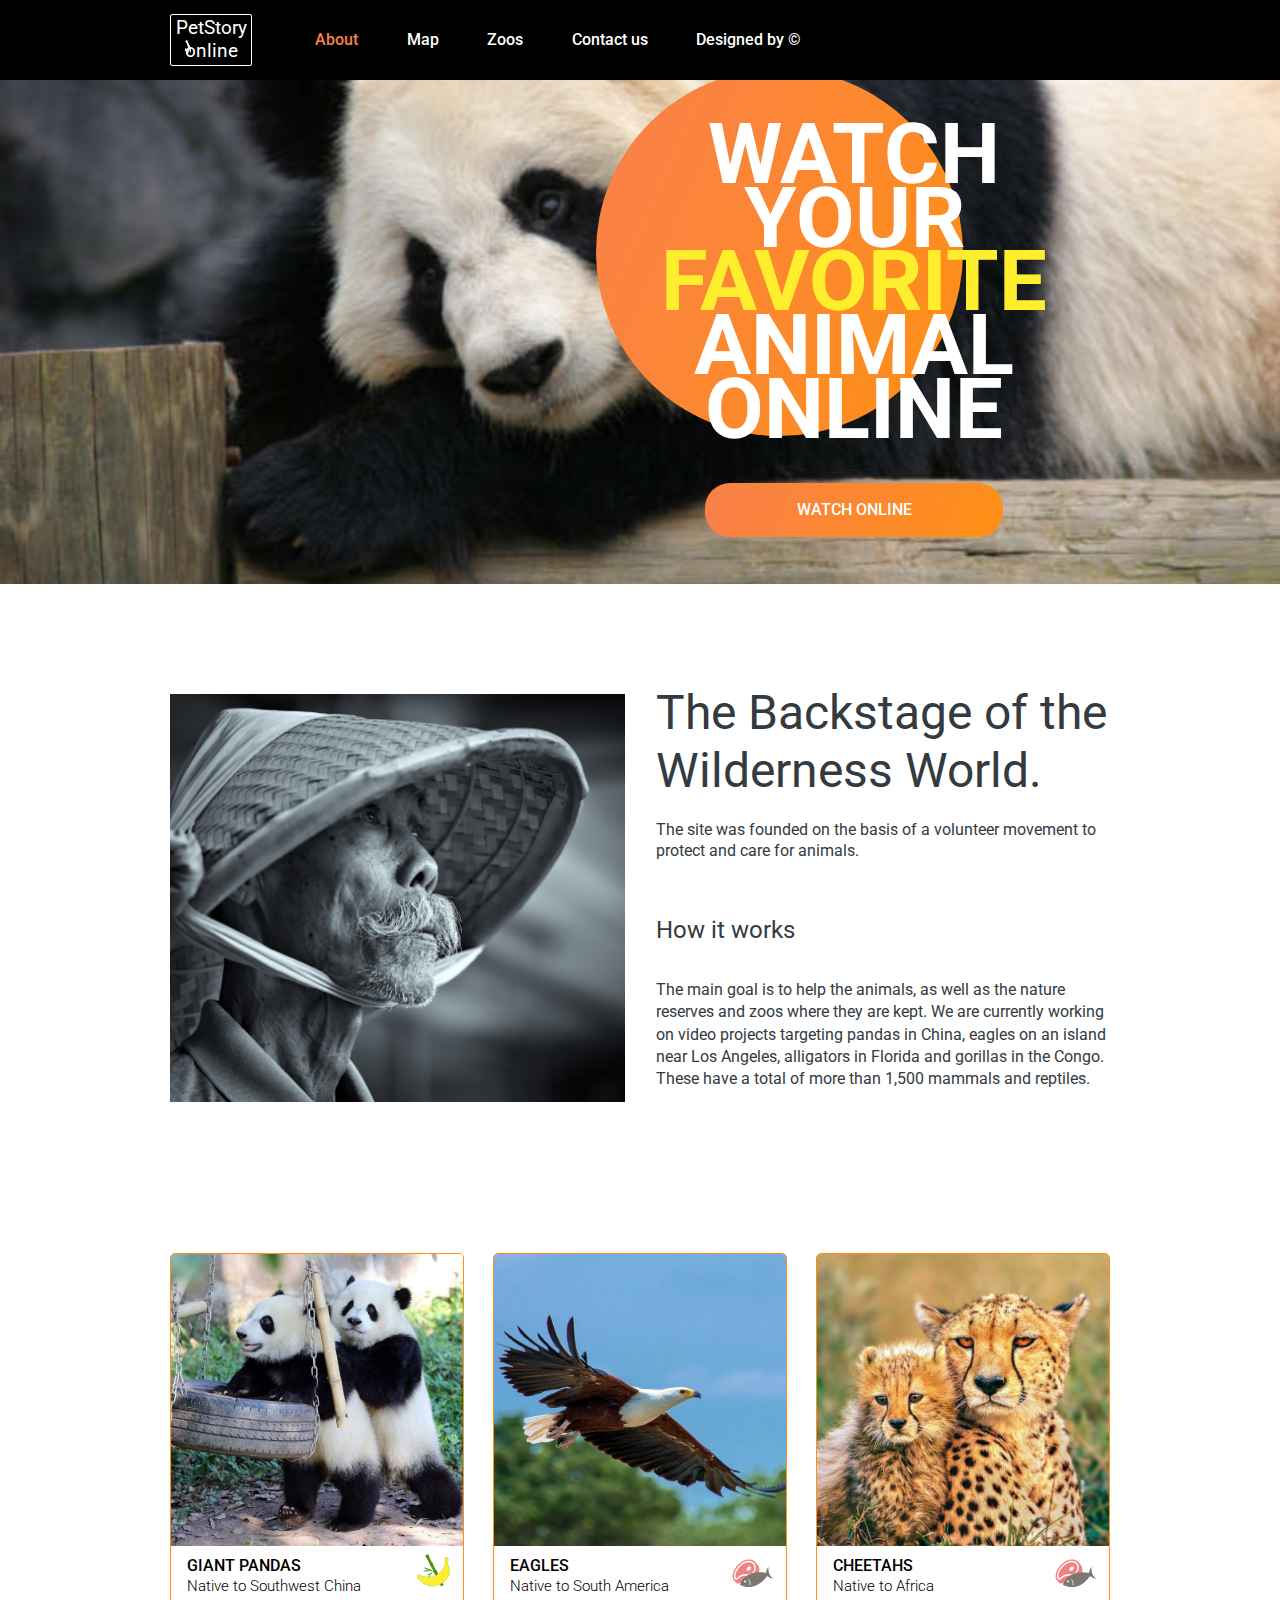
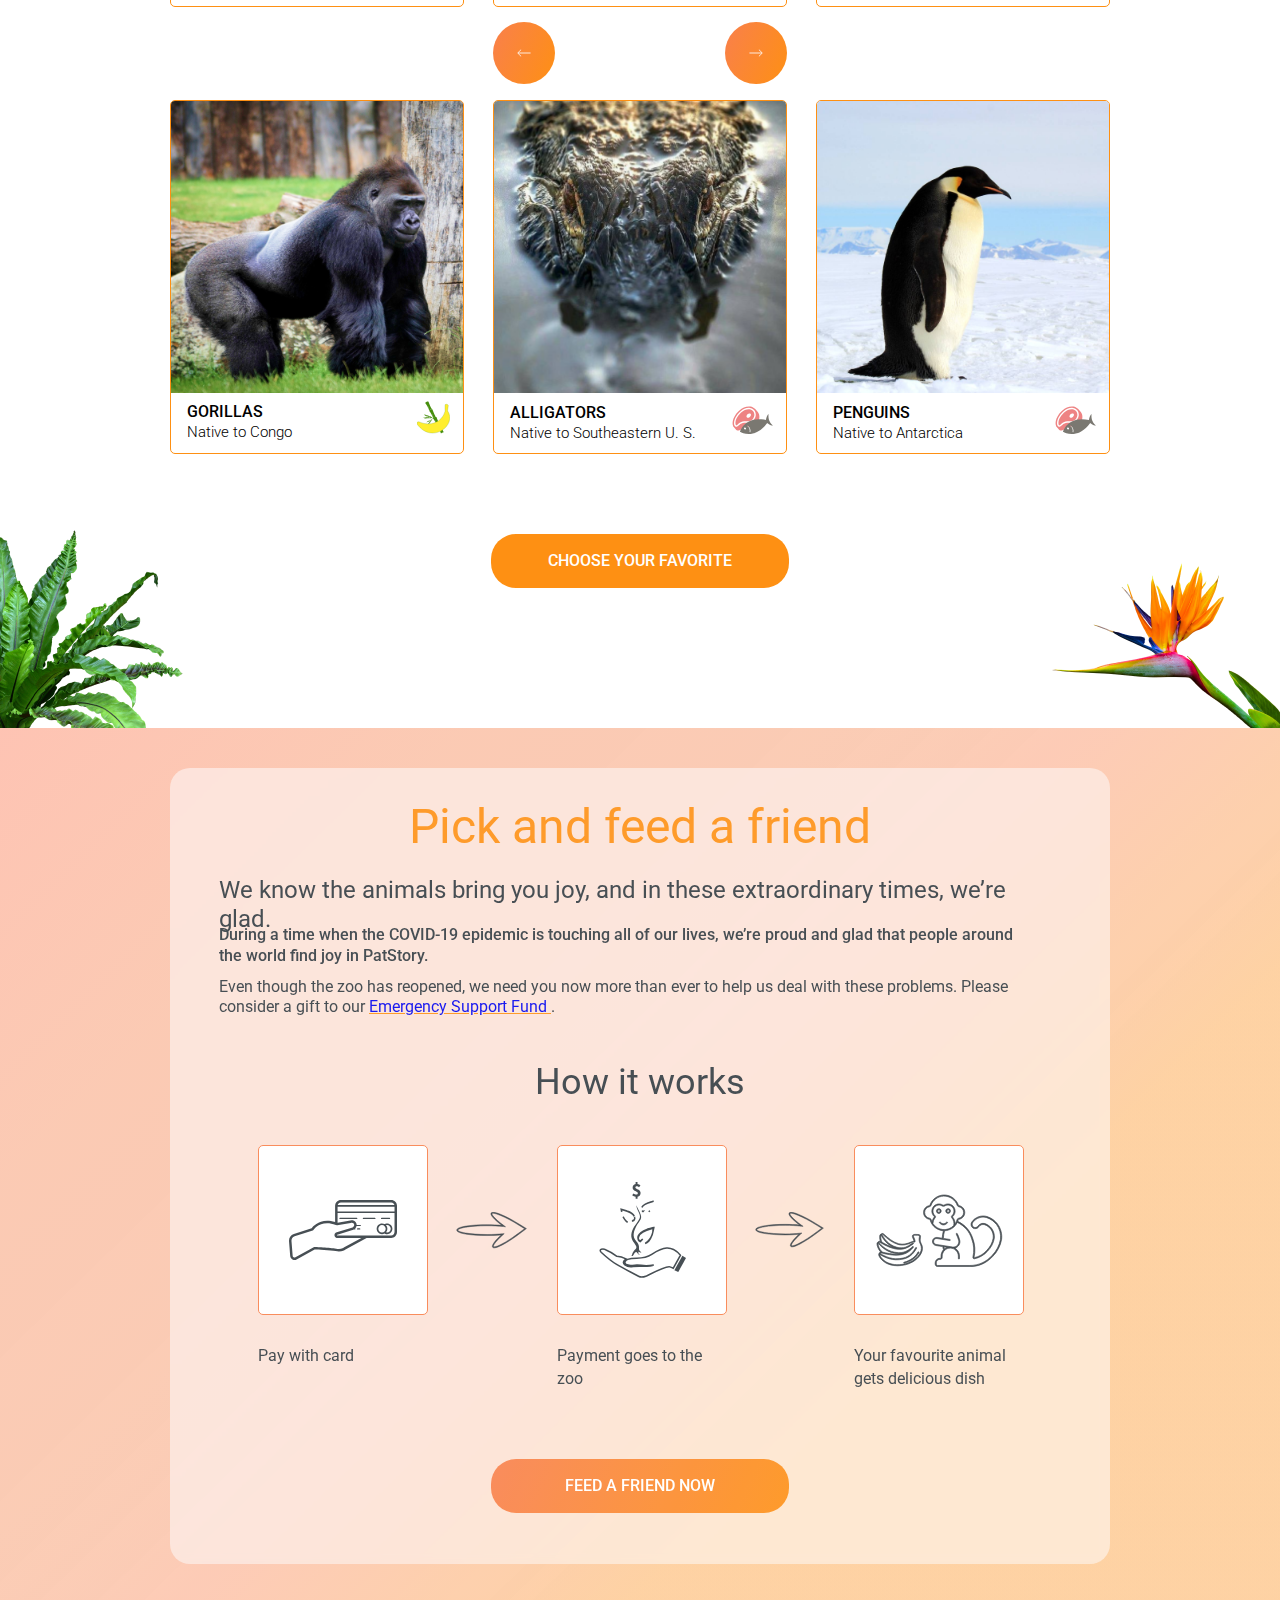
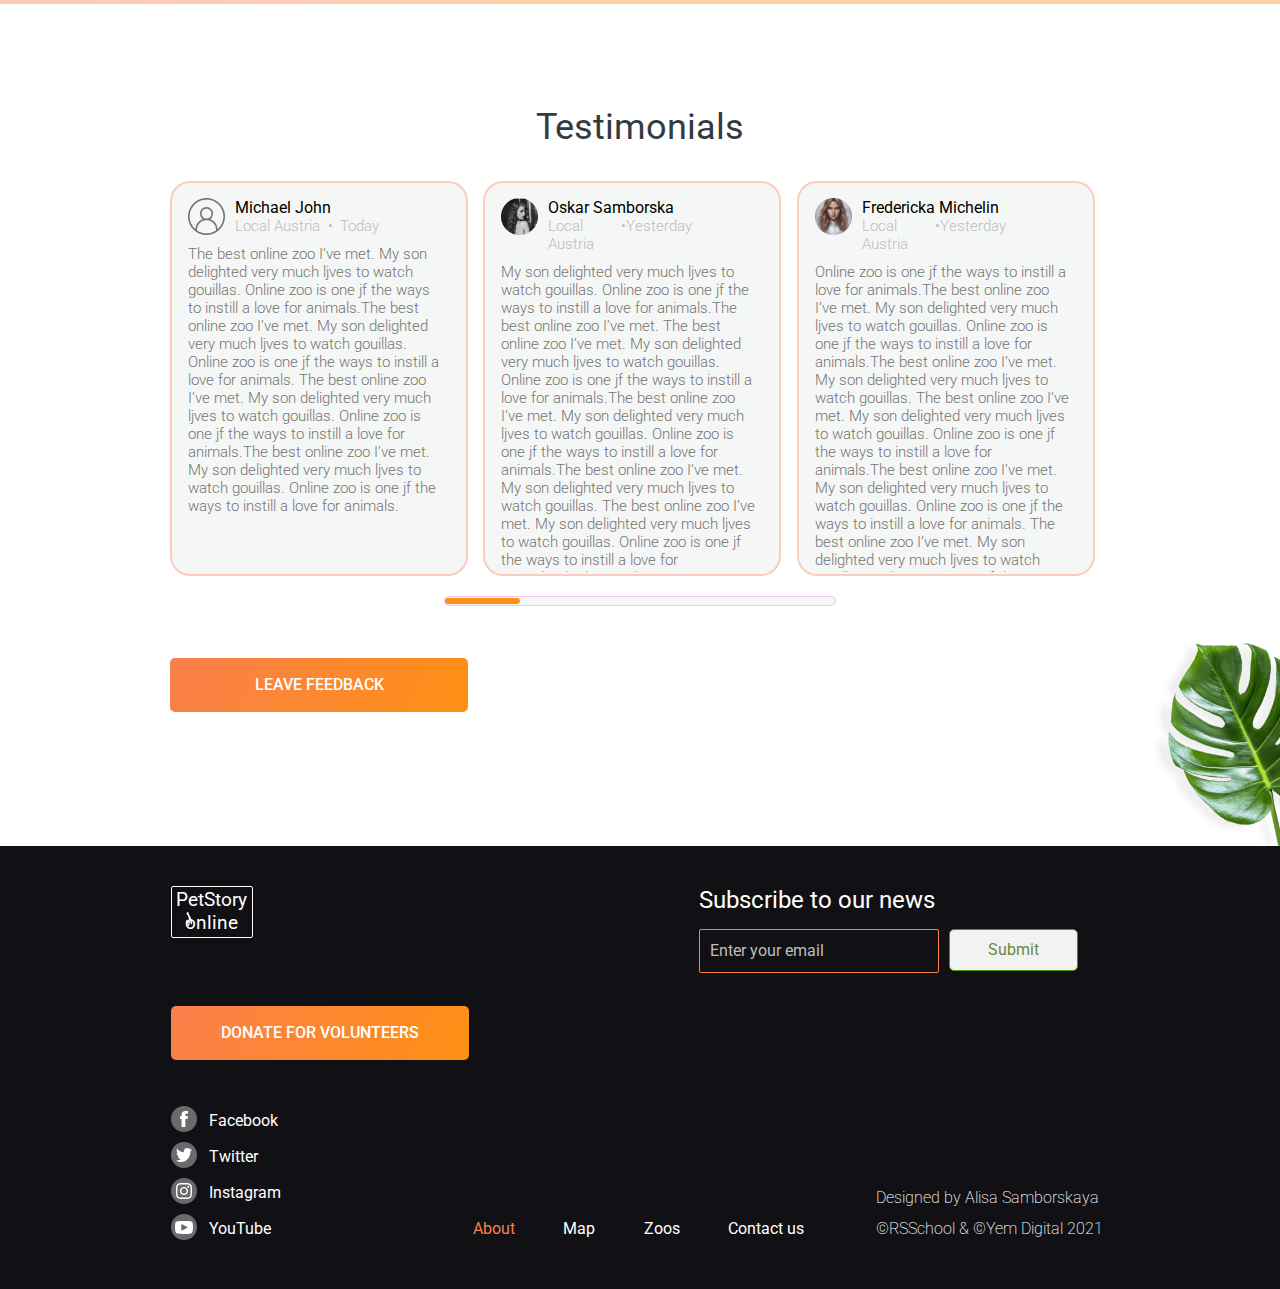
<file: index.html>
<!DOCTYPE html>
<html lang="en">

<head>
    <meta charset="UTF-8" />
    <meta http-equiv="X-UA-Compatible" content="IE=edge" />
    <meta name="viewport" content="width=device-width, initial-scale=1.0" />
    <link rel="preconnect" href="https://fonts.gstatic.com">
    <link href="https://fonts.googleapis.com/css2?family=Roboto:wght@300;400;500;700&display=swap" rel="stylesheet">
    <link rel="stylesheet" href="style.css" />
    <title>online-zoo</title>
</head>

<body>
    <div class="wrapper-first-scr">
        <header>
            <div class="header-wrapper">
                <a href="#" class="logo-wrapper">
                    <div class="logo-picture"></div>
                    <h1 class="logo-text">PetStory online</h1>
                </a>
                <nav>
                    <ul class="nav-menu">
                        <li class="nav-menu-item"><a href="#" class="activ">About</a></li>
                        <li class="nav-menu-item"><a href="pages/map/map.html">Map</a></li>
                        <li class="nav-menu-item"><a href="pages/zoos/panda/panda.html">Zoos</a></li>
                        <li class="nav-menu-item"><a href="">Contact us</a></li>
                        <li class="nav-menu-item"><a href="https://www.figma.com/file/jfEFwkXVj1WRq7sUHDr8os/PetStory-online">Designed by ©</a></li>
                    </ul>
                    <svg class="burger-menu" width="18" height="10" viewBox="0 0 18 10" fill="none"
                    xmlns="http://www.w3.org/2000/svg">
                    <rect width="18" height="2" rx="1" fill="white" />
                    <rect y="4" width="18" height="2" rx="1" fill="white" />
                    <rect y="8" width="18" height="2" rx="1" fill="white" />
                </svg>
                </nav>
            </div>
        </header>
        <section class="first-section">
            <div class="ellips">
                <p class="first-section__text">
                    Watch your <span>favorite</span> animal online
                </p>
            </div>
            <a href="pages/zoos/panda/panda.html" class="watch-online-btn">watch online</a>
        </section>
    </div>
    <section class="second-section">
        <div class="flower-decor"></div>
        <div class="second-section-wrapper">
            <div class="backstage-wrapper">
                <div class="backstage-picture"></div>
                <div class="backstage-text-wrapper">
                    <h3 class="backstage-title">
                        The Backstage of the Wilderness World.
                    </h3>
                    <p class="backstage-first-text">
                        The site was founded on the basis of a volunteer movement to
                        protect and care for animals.
                    </p>
                    <h6 class="backstage-subtitle">How it works</h6>
                    <p class="backstage-second-text">
                        The main goal is to help the animals, as well as the nature
                        reserves and zoos where they are kept. We are currently working on
                        video projects targeting pandas in China, eagles on an island near
                        Los Angeles, alligators in Florida and gorillas in the Congo.
                        These have a total of more than 1,500 mammals and reptiles.
                    </p>
                </div>
            </div>
            <div class="slider-wrapper">
                <div class="arrow arrow-left">
                    <svg width="18" height="10" viewBox="0 0 18 10" fill="none" xmlns="http://www.w3.org/2000/svg">
                        <path
                            d="M5.00179 9.10745L5.10646 9.2094L5.21112 9.10745L5.35128 8.97092L5.46159 8.86347L5.35128 8.75602L1.74841 5.24656L17 5.24656H17.15V5.09656V4.90344V4.75344H17L1.74878 4.75344L5.35129 1.24398L5.46158 1.13653L5.35128 1.02909L5.21112 0.892552L5.10646 0.790595L5.00179 0.892553L0.895334 4.89275L0.785027 5.0002L0.895338 5.10764L5.00179 9.10745Z"
                            fill="white" stroke="white" stroke-width="0.3" />
                    </svg>

                </div>

                <ul class="slider">
                    <li><a href="pages/zoos/panda/panda.html" class="slider-item">
                            <img class="animal-foto" src="assets/images/giant-pandas-foto.png" alt="giant-pandas">
                            <div class="slider-item-description">
                                <div class="slider-item-text">
                                    <h4 class="slider-item-title">giant Pandas</h4>
                                    <h6 class="slider-item-subtitle">Native to Southwest China</h6>
                                </div>
                                <svg class="slider-item-icon" width="33" height="37" viewBox="0 0 33 37" fill="none"
                                    xmlns="http://www.w3.org/2000/svg">
                                    <path fill-rule="evenodd" clip-rule="evenodd"
                                        d="M24.3979 31.6248C23.9372 29.9806 22.5636 28.0496 21.4936 25.9642C22.4107 27.7517 23.3279 29.5393 24.3979 31.6248ZM26.982 31.4368C25.4555 29.2079 24.5363 26.67 23.617 24.132C22.8548 23.3928 22.2475 23.7019 21.6402 24.0109C20.5785 24.927 19.5147 25.0927 20.7334 25.9753C22.2599 28.2042 23.3299 30.2897 24.0963 32.5297C24.3999 32.3751 25.0072 32.0661 25.3109 31.9115C25.9182 31.6025 26.069 31.15 26.982 31.4368ZM20.4236 23.8787C19.9629 22.2345 18.5893 20.3036 17.5193 18.2181C18.4364 20.0056 19.3536 21.7932 20.4236 23.8787ZM16.2964 15.8347C15.9886 14.4884 14.4621 12.2595 13.545 10.472C14.4621 12.2595 15.2264 13.7492 16.4493 16.1326C16.4493 16.1326 16.4493 16.1326 16.2964 15.8347ZM18.8805 15.6467C17.5069 13.7158 16.5877 11.1778 15.5156 8.34194C14.9062 7.90062 14.2989 8.20968 13.6916 8.51875C12.6299 9.43481 11.5661 9.60048 12.7848 10.4831C14.1585 12.4141 15.3813 14.7975 16.1477 17.0375C16.4513 16.883 17.0586 16.5739 17.3623 16.4194C17.8167 15.8124 18.1204 15.6578 18.8805 15.6467ZM12.3221 8.08857C12.0144 6.74233 10.4878 4.51346 9.5707 2.7259C10.4878 4.51346 11.2521 6.00309 12.475 8.3865L12.3221 8.08857ZM14.9062 7.90062C13.5326 5.96967 12.6134 3.43172 11.5413 0.595853C10.9319 0.154533 10.3247 0.463599 9.71736 0.772666C8.65562 1.68872 7.43896 1.55647 8.81055 2.73704C10.1842 4.66799 11.4071 7.0514 12.1734 9.29142C12.4771 9.13688 13.0844 8.82782 13.2351 8.37536C13.8424 8.06629 14.1461 7.91176 14.9062 7.90062ZM14.3217 16.4639C13.105 16.3317 12.192 16.0449 10.9754 15.9126C12.192 16.0449 12.9522 16.0338 14.3217 16.4639C12.4957 15.8904 11.1261 15.4602 9.45298 15.1845C10.8225 15.6147 12.0392 15.747 13.8652 16.3205C11.8863 15.449 10.2131 15.1734 8.69076 14.4453C10.0603 14.8755 11.4298 15.3056 13.4087 16.1771C11.7334 15.1511 9.90742 14.5775 8.08139 14.004C9.90742 14.5775 11.8863 15.449 14.3217 16.4639C14.7782 16.6073 14.7782 16.6073 14.3217 16.4639ZM13.7144 16.773C13.7144 16.773 13.4107 16.9275 13.2579 16.6296C10.9774 16.663 9.00061 16.5419 7.17665 16.7187C8.84982 16.9944 10.6738 16.8176 12.4977 16.6407C10.6738 16.8176 9.15346 16.8398 7.78601 17.16C9.30632 17.1378 11.1303 16.9609 12.9542 16.7841C11.4339 16.8064 10.0665 17.1266 8.69903 17.4468C10.523 17.27 11.8904 16.9498 13.4107 16.9275C12.3469 17.0932 11.2831 17.2589 10.2193 17.4245C11.2831 17.2589 12.3469 17.0932 13.4107 16.9275C13.7144 16.773 13.7144 16.773 13.7144 16.773ZM14.6315 18.5606C14.0242 18.8696 13.5698 19.4766 12.6588 19.9402C13.2661 19.6311 13.7206 19.0242 14.6315 18.5606C13.7206 19.0242 12.6588 19.9402 11.7479 20.4038C12.6588 19.9402 13.4169 19.1787 14.3279 18.7151C13.1133 19.3332 11.8987 19.9514 10.837 20.8674C11.595 20.1059 12.8096 19.4878 14.0242 18.8696C12.8096 19.4878 11.595 20.1059 10.3805 20.724C11.595 20.1059 12.9604 19.0353 14.4787 18.2626C14.7823 18.1081 14.9352 18.406 14.6315 18.5606ZM14.7844 18.8585C14.4807 19.013 14.4807 19.013 14.4807 19.013C13.2682 20.3815 12.3593 21.5955 11.7541 22.655C12.3593 21.5955 13.2682 20.3815 14.0263 19.62C13.4211 20.6795 12.663 21.441 12.0578 22.5004C12.663 21.441 13.5719 20.227 14.1771 19.1675C13.5719 20.227 13.2703 21.1319 12.8158 21.7389C13.2703 21.1319 13.8755 20.0725 14.4807 19.013C14.1792 19.9179 13.7247 20.5249 13.5739 20.9774C14.0284 20.3704 14.0263 19.62 14.4807 19.013L14.7844 18.8585ZM15.5425 18.097C15.8461 17.9424 15.8461 17.9424 16.1498 17.7879C16.3026 18.0858 16.3026 18.0858 16.7591 18.2292C18.2856 20.4581 19.3556 22.5436 20.122 24.7836C20.4256 24.6291 21.0329 24.32 21.3366 24.1655C21.791 23.5585 22.0947 23.4039 22.8548 23.3928C21.4812 21.4618 20.562 18.9239 19.4899 16.088C18.8805 15.6467 18.2732 15.9558 17.6659 16.2648C16.9079 17.0264 16.1477 17.0375 15.9969 17.49C15.8441 17.192 15.3875 17.0486 15.2347 16.7507C15.0818 16.4528 14.6253 16.3094 13.8631 15.5702C11.8842 14.6987 8.68869 13.6949 7.01553 13.4193C7.4741 14.313 9.90948 15.3279 11.8884 16.1994C9.91155 16.0783 7.32744 16.2663 5.8092 17.0389C7.33157 17.767 12.9563 17.5345 14.6274 17.0598C14.6274 17.0598 14.931 16.9052 15.0839 17.2032C15.5404 17.3466 15.9969 17.49 16.1498 17.7879C15.8461 17.9424 15.5425 18.097 15.086 17.9536C15.086 17.9536 14.7823 18.1081 14.175 18.4172C12.5039 18.8919 10.5312 20.2716 9.46951 21.1876C10.3825 21.4744 12.2044 20.5472 13.5698 19.4766C12.6609 20.6906 11.6012 22.357 10.996 23.4165C12.3635 23.0963 14.7865 19.6089 14.9352 18.406C15.2388 18.2515 15.2388 18.2515 15.5425 18.097Z"
                                        fill="#468E0D" />
                                    <path
                                        d="M28.1743 10.2391L28.1782 10.2251L28.178 10.2106L28.0821 4.15258L28.0819 4.14258L28.0798 4.13282C28.0313 3.91061 28.1382 3.69604 28.374 3.5221C28.61 3.34807 28.9617 3.22753 29.3541 3.20456C30.1288 3.15921 31.0324 3.49436 31.4726 4.49825C31.2842 5.37437 31.1772 6.23827 31.0707 7.09719L31.0705 7.09934C30.9625 7.97054 30.8552 8.83663 30.6646 9.71396L30.6554 9.75618L30.6798 9.79179C33.1412 13.3771 33.4114 17.285 32.1986 20.8178C30.9849 24.3533 28.2846 27.5151 24.8031 29.5944C21.3223 31.6733 17.0657 32.6672 12.7422 31.8738C8.42473 31.0815 4.03183 28.5054 0.272911 23.43C0.133783 22.8475 0.0778791 22.3617 0.107862 21.9745C0.138149 21.5834 0.255102 21.3025 0.452161 21.1196C0.648968 20.937 0.941107 20.838 1.35208 20.843C1.76321 20.848 2.28406 20.9573 2.92488 21.1815C13.4167 25.5384 25.0393 21.4704 28.1743 10.2391Z"
                                        fill="#FFEE2E" stroke="#468E0D" stroke-width="0.2" />
                                </svg>


                            </div>

                        </a></li>
                    <li><a href="pages/zoos/eagle/eagle.html" class="slider-item">
                            <img class="animal-foto" src="assets/images/eagles-foto.png" alt="eagles">
                            <div class="slider-item-description">
                                <div class="slider-item-text">
                                    <h4 class="slider-item-title">Eagles</h4>
                                    <h6 class="slider-item-subtitle">Native to South America</h6>
                                </div>
                                <svg class="slider-item-icon" width="48" height="38" viewBox="0 0 48 38" fill="none"
                                    xmlns="http://www.w3.org/2000/svg">
                                    <path fill-rule="evenodd" clip-rule="evenodd"
                                        d="M12.1024 8.98763C12.007 9.07187 11.9117 9.15603 11.8185 9.24233C11.6029 9.43749 11.3909 9.63575 11.1825 9.83643C9.38673 11.5657 7.78774 13.5437 6.6388 15.7566C5.48834 17.9723 4.80473 20.4212 4.86857 22.8281C4.89742 23.9138 5.08235 25.0666 5.71905 26.0344C5.82872 26.2012 5.95174 26.3607 6.08746 26.5105L8.36463 29.0667L8.38678 29.0916C8.64858 29.3854 8.96124 29.6409 9.32367 29.8383C9.86832 30.1349 10.5143 30.2899 11.1989 30.2324C11.7923 30.1825 12.3503 29.9796 12.8455 29.7117C13.3384 29.4451 13.7667 29.1174 14.153 28.787C14.9248 28.127 15.5508 27.46 16.2157 27.028C17.4032 26.2563 18.9418 26.0344 20.4924 25.9976C22.0522 25.9606 23.7258 26.0837 25.4829 25.6704C27.621 25.1675 29.6032 23.8826 31.0106 22.1526C32.4163 20.4246 33.2195 18.3012 33.3175 16.2136C33.4205 14.02 32.7454 11.8979 31.4229 10.2758C31.347 10.1826 31.2683 10.0918 31.1881 10.0023L28.8889 7.42128C27.5758 5.94226 25.7291 4.95535 23.68 4.65156C21.419 4.31637 19.0301 4.81379 16.8853 5.80006C15.1302 6.60705 13.5391 7.72571 12.1036 8.98791L12.1024 8.98763ZM13.1015 10.039C13.2029 9.9494 13.3064 9.86201 13.4094 9.77453C14.6485 8.72736 15.9849 7.8224 17.4115 7.16641C19.3084 6.29421 21.3912 5.87562 23.2886 6.1569C25.0997 6.4254 26.7522 7.34853 27.8593 8.70642C28.9665 10.0644 29.5422 11.8732 29.4559 13.7117C29.3738 15.4604 28.6898 17.2579 27.5278 18.6862C26.3675 20.1125 24.7063 21.1847 22.9668 21.5939C21.5246 21.9331 19.9648 21.8388 18.3093 21.878C16.6447 21.9175 14.7816 22.1269 13.1489 23.1879C12.2335 23.7828 11.5602 24.5212 10.8968 25.0886C10.5655 25.3718 10.2353 25.6182 9.90217 25.7984C9.57129 25.9774 9.23105 26.092 8.92065 26.1181C8.56527 26.1479 8.18973 26.0647 7.86883 25.8899C7.54531 25.7137 7.26245 25.4412 7.04641 25.1128C6.61192 24.4524 6.44163 23.5637 6.41667 22.6231C6.36088 20.5213 6.96316 18.329 8.003 16.3263C9.04427 14.3208 10.5172 12.4884 12.203 10.8651C12.4964 10.5826 12.7958 10.3067 13.1015 10.0391L13.1015 10.039ZM14.015 11.0754C13.7303 11.3229 13.4515 11.5814 13.1765 11.8464C11.5957 13.3687 10.2429 15.0624 9.30423 16.8702C8.36992 18.6697 7.84517 20.6174 7.89322 22.4282C7.9145 23.2306 8.07096 23.8673 8.3126 24.2345C8.42989 24.4129 8.57284 24.5386 8.68817 24.6014C8.7958 24.66 8.91341 24.675 8.95477 24.6715C8.99586 24.668 9.12851 24.6375 9.30237 24.5435C9.48293 24.4458 9.71956 24.2773 9.99852 24.0387C10.5587 23.5597 11.2768 22.7532 12.4311 22.0031C14.4883 20.6662 16.6608 20.4686 18.4343 20.4266C20.181 20.3852 21.6323 20.4522 22.7742 20.1836C24.1336 19.8638 25.489 18.9942 26.4137 17.8576C27.3432 16.7149 27.9135 15.2281 27.9805 13.8025C28.0509 12.3028 27.5697 10.7926 26.6678 9.6864C25.7663 8.58064 24.3881 7.81122 22.9156 7.59289C21.3648 7.36301 19.5739 7.70641 17.9135 8.46987C16.6568 9.04773 15.447 9.86075 14.3003 10.8301C14.2046 10.9107 14.1096 10.9926 14.015 11.0754L14.015 11.0754ZM20.7828 13.0188C21.3287 12.5367 21.9803 12.2182 22.5945 12.1335C23.2086 12.0487 23.7349 12.2046 24.0576 12.5668C24.3803 12.929 24.4729 13.4679 24.3152 14.065C24.1574 14.662 23.7621 15.2683 23.2163 15.7504C22.946 15.9891 22.6469 16.1902 22.3361 16.3421C22.0252 16.494 21.7087 16.5938 21.4046 16.6358C21.1005 16.6778 20.8148 16.6611 20.5637 16.5868C20.3127 16.5124 20.1012 16.3818 19.9414 16.2025C19.7816 16.0231 19.6767 15.7985 19.6325 15.5414C19.5883 15.2843 19.6057 14.9999 19.6839 14.7042C19.762 14.4086 19.8993 14.1076 20.0878 13.8184C20.2764 13.5292 20.5126 13.2575 20.7828 13.0188Z"
                                        fill="#EE8383" />
                                    <path
                                        d="M43.0601 12.6643C40.6263 14.7946 40.3335 18.9017 40.3335 18.9017C17.3127 14.1778 12.6895 31.507 12.6895 31.507C12.6895 31.507 27.8866 41.1244 41.5923 22.1098C41.5923 22.1098 44.6038 24.9317 47.8436 24.854C47.8436 24.854 45.0254 22.6969 43.7413 19.4247C42.4578 16.1528 43.0601 12.6643 43.0601 12.6643ZM18.4785 29.0471C17.9389 29.2571 17.3127 28.9456 17.0797 28.3518C16.8466 27.7579 17.095 27.1066 17.6346 26.8966C18.1742 26.6866 18.8003 26.9977 19.0334 27.5916C19.2664 28.1855 19.0182 28.8372 18.4785 29.0471ZM23.6784 31.7048C23.652 31.8369 23.5659 31.9339 23.4568 31.9764C23.3868 32.0037 23.3061 32.008 23.2249 31.9828C23.0198 31.9205 22.8891 31.694 22.9337 31.4778C23.7378 27.5875 20.8214 25.7965 20.6976 25.722C20.5083 25.6094 20.4297 25.3599 20.522 25.1648C20.6134 24.9696 20.8403 24.9016 21.03 25.0132C21.0659 25.0348 24.6125 27.1863 23.6784 31.7048Z"
                                        fill="#7A7871" />
                                </svg>


                            </div>
                        </a></li>               
                        <li><a href="" class="slider-item">
                            <img class="animal-foto" src="assets/images/cheetahs.png" alt="cheetahs">
                            <div class="slider-item-description">
                                <div class="slider-item-text">
                                    <h4 class="slider-item-title">cheetahs</h4>
                                    <h6 class="slider-item-subtitle">Native to Africa</h6>
                                </div>
                                <svg class="slider-item-icon" width="48" height="38" viewBox="0 0 48 38" fill="none"
                                    xmlns="http://www.w3.org/2000/svg">
                                    <path fill-rule="evenodd" clip-rule="evenodd"
                                        d="M12.1024 8.98763C12.007 9.07187 11.9117 9.15603 11.8185 9.24233C11.6029 9.43749 11.3909 9.63575 11.1825 9.83643C9.38673 11.5657 7.78774 13.5437 6.6388 15.7566C5.48834 17.9723 4.80473 20.4212 4.86857 22.8281C4.89742 23.9138 5.08235 25.0666 5.71905 26.0344C5.82872 26.2012 5.95174 26.3607 6.08746 26.5105L8.36463 29.0667L8.38678 29.0916C8.64858 29.3854 8.96124 29.6409 9.32367 29.8383C9.86832 30.1349 10.5143 30.2899 11.1989 30.2324C11.7923 30.1825 12.3503 29.9796 12.8455 29.7117C13.3384 29.4451 13.7667 29.1174 14.153 28.787C14.9248 28.127 15.5508 27.46 16.2157 27.028C17.4032 26.2563 18.9418 26.0344 20.4924 25.9976C22.0522 25.9606 23.7258 26.0837 25.4829 25.6704C27.621 25.1675 29.6032 23.8826 31.0106 22.1526C32.4163 20.4246 33.2195 18.3012 33.3175 16.2136C33.4205 14.02 32.7454 11.8979 31.4229 10.2758C31.347 10.1826 31.2683 10.0918 31.1881 10.0023L28.8889 7.42128C27.5758 5.94226 25.7291 4.95535 23.68 4.65156C21.419 4.31637 19.0301 4.81379 16.8853 5.80006C15.1302 6.60705 13.5391 7.72571 12.1036 8.98791L12.1024 8.98763ZM13.1015 10.039C13.2029 9.9494 13.3064 9.86201 13.4094 9.77453C14.6485 8.72736 15.9849 7.8224 17.4115 7.16641C19.3084 6.29421 21.3912 5.87562 23.2886 6.1569C25.0997 6.4254 26.7522 7.34853 27.8593 8.70642C28.9665 10.0644 29.5422 11.8732 29.4559 13.7117C29.3738 15.4604 28.6898 17.2579 27.5278 18.6862C26.3675 20.1125 24.7063 21.1847 22.9668 21.5939C21.5246 21.9331 19.9648 21.8388 18.3093 21.878C16.6447 21.9175 14.7816 22.1269 13.1489 23.1879C12.2335 23.7828 11.5602 24.5212 10.8968 25.0886C10.5655 25.3718 10.2353 25.6182 9.90217 25.7984C9.57129 25.9774 9.23105 26.092 8.92065 26.1181C8.56527 26.1479 8.18973 26.0647 7.86883 25.8899C7.54531 25.7137 7.26245 25.4412 7.04641 25.1128C6.61192 24.4524 6.44163 23.5637 6.41667 22.6231C6.36088 20.5213 6.96316 18.329 8.003 16.3263C9.04427 14.3208 10.5172 12.4884 12.203 10.8651C12.4964 10.5826 12.7958 10.3067 13.1015 10.0391L13.1015 10.039ZM14.015 11.0754C13.7303 11.3229 13.4515 11.5814 13.1765 11.8464C11.5957 13.3687 10.2429 15.0624 9.30423 16.8702C8.36992 18.6697 7.84517 20.6174 7.89322 22.4282C7.9145 23.2306 8.07096 23.8673 8.3126 24.2345C8.42989 24.4129 8.57284 24.5386 8.68817 24.6014C8.7958 24.66 8.91341 24.675 8.95477 24.6715C8.99586 24.668 9.12851 24.6375 9.30237 24.5435C9.48293 24.4458 9.71956 24.2773 9.99852 24.0387C10.5587 23.5597 11.2768 22.7532 12.4311 22.0031C14.4883 20.6662 16.6608 20.4686 18.4343 20.4266C20.181 20.3852 21.6323 20.4522 22.7742 20.1836C24.1336 19.8638 25.489 18.9942 26.4137 17.8576C27.3432 16.7149 27.9135 15.2281 27.9805 13.8025C28.0509 12.3028 27.5697 10.7926 26.6678 9.6864C25.7663 8.58064 24.3881 7.81122 22.9156 7.59289C21.3648 7.36301 19.5739 7.70641 17.9135 8.46987C16.6568 9.04773 15.447 9.86075 14.3003 10.8301C14.2046 10.9107 14.1096 10.9926 14.015 11.0754L14.015 11.0754ZM20.7828 13.0188C21.3287 12.5367 21.9803 12.2182 22.5945 12.1335C23.2086 12.0487 23.7349 12.2046 24.0576 12.5668C24.3803 12.929 24.4729 13.4679 24.3152 14.065C24.1574 14.662 23.7621 15.2683 23.2163 15.7504C22.946 15.9891 22.6469 16.1902 22.3361 16.3421C22.0252 16.494 21.7087 16.5938 21.4046 16.6358C21.1005 16.6778 20.8148 16.6611 20.5637 16.5868C20.3127 16.5124 20.1012 16.3818 19.9414 16.2025C19.7816 16.0231 19.6767 15.7985 19.6325 15.5414C19.5883 15.2843 19.6057 14.9999 19.6839 14.7042C19.762 14.4086 19.8993 14.1076 20.0878 13.8184C20.2764 13.5292 20.5126 13.2575 20.7828 13.0188Z"
                                        fill="#EE8383" />
                                    <path
                                        d="M43.0601 12.6643C40.6263 14.7946 40.3335 18.9017 40.3335 18.9017C17.3127 14.1778 12.6895 31.507 12.6895 31.507C12.6895 31.507 27.8866 41.1244 41.5923 22.1098C41.5923 22.1098 44.6038 24.9317 47.8436 24.854C47.8436 24.854 45.0254 22.6969 43.7413 19.4247C42.4578 16.1528 43.0601 12.6643 43.0601 12.6643ZM18.4785 29.0471C17.9389 29.2571 17.3127 28.9456 17.0797 28.3518C16.8466 27.7579 17.095 27.1066 17.6346 26.8966C18.1742 26.6866 18.8003 26.9977 19.0334 27.5916C19.2664 28.1855 19.0182 28.8372 18.4785 29.0471ZM23.6784 31.7048C23.652 31.8369 23.5659 31.9339 23.4568 31.9764C23.3868 32.0037 23.3061 32.008 23.2249 31.9828C23.0198 31.9205 22.8891 31.694 22.9337 31.4778C23.7378 27.5875 20.8214 25.7965 20.6976 25.722C20.5083 25.6094 20.4297 25.3599 20.522 25.1648C20.6134 24.9696 20.8403 24.9016 21.03 25.0132C21.0659 25.0348 24.6125 27.1863 23.6784 31.7048Z"
                                        fill="#7A7871" />
                                </svg>

                            </div>
                        </a></li>
                        <li><a href="pages/zoos/gorilla/gorilla.html" class="slider-item">
                            <img class="animal-foto" src="assets/images/gorillas-foto.png" alt="gorillas">
                            <div class="slider-item-description">
                                <div class="slider-item-text">
                                    <h4 class="slider-item-title">Gorillas</h4>
                                    <h6 class="slider-item-subtitle">Native to Congo</h6>
                                </div>
                                <svg class="slider-item-icon" width="33" height="37" viewBox="0 0 33 37" fill="none"
                                    xmlns="http://www.w3.org/2000/svg">
                                    <path fill-rule="evenodd" clip-rule="evenodd"
                                        d="M24.3979 31.6248C23.9372 29.9806 22.5636 28.0496 21.4936 25.9642C22.4107 27.7517 23.3279 29.5393 24.3979 31.6248ZM26.982 31.4368C25.4555 29.2079 24.5363 26.67 23.617 24.132C22.8548 23.3928 22.2475 23.7019 21.6402 24.0109C20.5785 24.927 19.5147 25.0927 20.7334 25.9753C22.2599 28.2042 23.3299 30.2897 24.0963 32.5297C24.3999 32.3751 25.0072 32.0661 25.3109 31.9115C25.9182 31.6025 26.069 31.15 26.982 31.4368ZM20.4236 23.8787C19.9629 22.2345 18.5893 20.3036 17.5193 18.2181C18.4364 20.0056 19.3536 21.7932 20.4236 23.8787ZM16.2964 15.8347C15.9886 14.4884 14.4621 12.2595 13.545 10.472C14.4621 12.2595 15.2264 13.7492 16.4493 16.1326C16.4493 16.1326 16.4493 16.1326 16.2964 15.8347ZM18.8805 15.6467C17.5069 13.7158 16.5877 11.1778 15.5156 8.34194C14.9062 7.90062 14.2989 8.20968 13.6916 8.51875C12.6299 9.43481 11.5661 9.60048 12.7848 10.4831C14.1585 12.4141 15.3813 14.7975 16.1477 17.0375C16.4513 16.883 17.0586 16.5739 17.3623 16.4194C17.8167 15.8124 18.1204 15.6578 18.8805 15.6467ZM12.3221 8.08857C12.0144 6.74233 10.4878 4.51346 9.5707 2.7259C10.4878 4.51346 11.2521 6.00309 12.475 8.3865L12.3221 8.08857ZM14.9062 7.90062C13.5326 5.96967 12.6134 3.43172 11.5413 0.595853C10.9319 0.154533 10.3247 0.463599 9.71736 0.772666C8.65562 1.68872 7.43896 1.55647 8.81055 2.73704C10.1842 4.66799 11.4071 7.0514 12.1734 9.29142C12.4771 9.13688 13.0844 8.82782 13.2351 8.37536C13.8424 8.06629 14.1461 7.91176 14.9062 7.90062ZM14.3217 16.4639C13.105 16.3317 12.192 16.0449 10.9754 15.9126C12.192 16.0449 12.9522 16.0338 14.3217 16.4639C12.4957 15.8904 11.1261 15.4602 9.45298 15.1845C10.8225 15.6147 12.0392 15.747 13.8652 16.3205C11.8863 15.449 10.2131 15.1734 8.69076 14.4453C10.0603 14.8755 11.4298 15.3056 13.4087 16.1771C11.7334 15.1511 9.90742 14.5775 8.08139 14.004C9.90742 14.5775 11.8863 15.449 14.3217 16.4639C14.7782 16.6073 14.7782 16.6073 14.3217 16.4639ZM13.7144 16.773C13.7144 16.773 13.4107 16.9275 13.2579 16.6296C10.9774 16.663 9.00061 16.5419 7.17665 16.7187C8.84982 16.9944 10.6738 16.8176 12.4977 16.6407C10.6738 16.8176 9.15346 16.8398 7.78601 17.16C9.30632 17.1378 11.1303 16.9609 12.9542 16.7841C11.4339 16.8064 10.0665 17.1266 8.69903 17.4468C10.523 17.27 11.8904 16.9498 13.4107 16.9275C12.3469 17.0932 11.2831 17.2589 10.2193 17.4245C11.2831 17.2589 12.3469 17.0932 13.4107 16.9275C13.7144 16.773 13.7144 16.773 13.7144 16.773ZM14.6315 18.5606C14.0242 18.8696 13.5698 19.4766 12.6588 19.9402C13.2661 19.6311 13.7206 19.0242 14.6315 18.5606C13.7206 19.0242 12.6588 19.9402 11.7479 20.4038C12.6588 19.9402 13.4169 19.1787 14.3279 18.7151C13.1133 19.3332 11.8987 19.9514 10.837 20.8674C11.595 20.1059 12.8096 19.4878 14.0242 18.8696C12.8096 19.4878 11.595 20.1059 10.3805 20.724C11.595 20.1059 12.9604 19.0353 14.4787 18.2626C14.7823 18.1081 14.9352 18.406 14.6315 18.5606ZM14.7844 18.8585C14.4807 19.013 14.4807 19.013 14.4807 19.013C13.2682 20.3815 12.3593 21.5955 11.7541 22.655C12.3593 21.5955 13.2682 20.3815 14.0263 19.62C13.4211 20.6795 12.663 21.441 12.0578 22.5004C12.663 21.441 13.5719 20.227 14.1771 19.1675C13.5719 20.227 13.2703 21.1319 12.8158 21.7389C13.2703 21.1319 13.8755 20.0725 14.4807 19.013C14.1792 19.9179 13.7247 20.5249 13.5739 20.9774C14.0284 20.3704 14.0263 19.62 14.4807 19.013L14.7844 18.8585ZM15.5425 18.097C15.8461 17.9424 15.8461 17.9424 16.1498 17.7879C16.3026 18.0858 16.3026 18.0858 16.7591 18.2292C18.2856 20.4581 19.3556 22.5436 20.122 24.7836C20.4256 24.6291 21.0329 24.32 21.3366 24.1655C21.791 23.5585 22.0947 23.4039 22.8548 23.3928C21.4812 21.4618 20.562 18.9239 19.4899 16.088C18.8805 15.6467 18.2732 15.9558 17.6659 16.2648C16.9079 17.0264 16.1477 17.0375 15.9969 17.49C15.8441 17.192 15.3875 17.0486 15.2347 16.7507C15.0818 16.4528 14.6253 16.3094 13.8631 15.5702C11.8842 14.6987 8.68869 13.6949 7.01553 13.4193C7.4741 14.313 9.90948 15.3279 11.8884 16.1994C9.91155 16.0783 7.32744 16.2663 5.8092 17.0389C7.33157 17.767 12.9563 17.5345 14.6274 17.0598C14.6274 17.0598 14.931 16.9052 15.0839 17.2032C15.5404 17.3466 15.9969 17.49 16.1498 17.7879C15.8461 17.9424 15.5425 18.097 15.086 17.9536C15.086 17.9536 14.7823 18.1081 14.175 18.4172C12.5039 18.8919 10.5312 20.2716 9.46951 21.1876C10.3825 21.4744 12.2044 20.5472 13.5698 19.4766C12.6609 20.6906 11.6012 22.357 10.996 23.4165C12.3635 23.0963 14.7865 19.6089 14.9352 18.406C15.2388 18.2515 15.2388 18.2515 15.5425 18.097Z"
                                        fill="#468E0D" />
                                    <path
                                        d="M28.1743 10.2391L28.1782 10.2251L28.178 10.2106L28.0821 4.15258L28.0819 4.14258L28.0798 4.13282C28.0313 3.91061 28.1382 3.69604 28.374 3.5221C28.61 3.34807 28.9617 3.22753 29.3541 3.20456C30.1288 3.15921 31.0324 3.49436 31.4726 4.49825C31.2842 5.37437 31.1772 6.23827 31.0707 7.09719L31.0705 7.09934C30.9625 7.97054 30.8552 8.83663 30.6646 9.71396L30.6554 9.75618L30.6798 9.79179C33.1412 13.3771 33.4114 17.285 32.1986 20.8178C30.9849 24.3533 28.2846 27.5151 24.8031 29.5944C21.3223 31.6733 17.0657 32.6672 12.7422 31.8738C8.42473 31.0815 4.03183 28.5054 0.272911 23.43C0.133783 22.8475 0.0778791 22.3617 0.107862 21.9745C0.138149 21.5834 0.255102 21.3025 0.452161 21.1196C0.648968 20.937 0.941107 20.838 1.35208 20.843C1.76321 20.848 2.28406 20.9573 2.92488 21.1815C13.4167 25.5384 25.0393 21.4704 28.1743 10.2391Z"
                                        fill="#FFEE2E" stroke="#468E0D" stroke-width="0.2" />
                                </svg>
                            </div>
                        </a></li>
                 <!--    <li><a href="" class="slider-item">
                            <img class="animal-foto" src="assets/images/two-toeds-sloth-foto.png" alt="two-toeds-sloth">
                            <div class="slider-item-description">
                                <div class="slider-item-text">
                                    <h4 class="slider-item-title">Two-toed Sloth</h4>
                                    <h6 class="slider-item-subtitle">Mesoamerica, South America</h6>
                                </div>
                                <svg class="slider-item-icon" width="33" height="37" viewBox="0 0 33 37" fill="none"
                                    xmlns="http://www.w3.org/2000/svg">
                                    <path fill-rule="evenodd" clip-rule="evenodd"
                                        d="M24.3979 31.6248C23.9372 29.9806 22.5636 28.0496 21.4936 25.9642C22.4107 27.7517 23.3279 29.5393 24.3979 31.6248ZM26.982 31.4368C25.4555 29.2079 24.5363 26.67 23.617 24.132C22.8548 23.3928 22.2475 23.7019 21.6402 24.0109C20.5785 24.927 19.5147 25.0927 20.7334 25.9753C22.2599 28.2042 23.3299 30.2897 24.0963 32.5297C24.3999 32.3751 25.0072 32.0661 25.3109 31.9115C25.9182 31.6025 26.069 31.15 26.982 31.4368ZM20.4236 23.8787C19.9629 22.2345 18.5893 20.3036 17.5193 18.2181C18.4364 20.0056 19.3536 21.7932 20.4236 23.8787ZM16.2964 15.8347C15.9886 14.4884 14.4621 12.2595 13.545 10.472C14.4621 12.2595 15.2264 13.7492 16.4493 16.1326C16.4493 16.1326 16.4493 16.1326 16.2964 15.8347ZM18.8805 15.6467C17.5069 13.7158 16.5877 11.1778 15.5156 8.34194C14.9062 7.90062 14.2989 8.20968 13.6916 8.51875C12.6299 9.43481 11.5661 9.60048 12.7848 10.4831C14.1585 12.4141 15.3813 14.7975 16.1477 17.0375C16.4513 16.883 17.0586 16.5739 17.3623 16.4194C17.8167 15.8124 18.1204 15.6578 18.8805 15.6467ZM12.3221 8.08857C12.0144 6.74233 10.4878 4.51346 9.5707 2.7259C10.4878 4.51346 11.2521 6.00309 12.475 8.3865L12.3221 8.08857ZM14.9062 7.90062C13.5326 5.96967 12.6134 3.43172 11.5413 0.595853C10.9319 0.154533 10.3247 0.463599 9.71736 0.772666C8.65562 1.68872 7.43896 1.55647 8.81055 2.73704C10.1842 4.66799 11.4071 7.0514 12.1734 9.29142C12.4771 9.13688 13.0844 8.82782 13.2351 8.37536C13.8424 8.06629 14.1461 7.91176 14.9062 7.90062ZM14.3217 16.4639C13.105 16.3317 12.192 16.0449 10.9754 15.9126C12.192 16.0449 12.9522 16.0338 14.3217 16.4639C12.4957 15.8904 11.1261 15.4602 9.45298 15.1845C10.8225 15.6147 12.0392 15.747 13.8652 16.3205C11.8863 15.449 10.2131 15.1734 8.69076 14.4453C10.0603 14.8755 11.4298 15.3056 13.4087 16.1771C11.7334 15.1511 9.90742 14.5775 8.08139 14.004C9.90742 14.5775 11.8863 15.449 14.3217 16.4639C14.7782 16.6073 14.7782 16.6073 14.3217 16.4639ZM13.7144 16.773C13.7144 16.773 13.4107 16.9275 13.2579 16.6296C10.9774 16.663 9.00061 16.5419 7.17665 16.7187C8.84982 16.9944 10.6738 16.8176 12.4977 16.6407C10.6738 16.8176 9.15346 16.8398 7.78601 17.16C9.30632 17.1378 11.1303 16.9609 12.9542 16.7841C11.4339 16.8064 10.0665 17.1266 8.69903 17.4468C10.523 17.27 11.8904 16.9498 13.4107 16.9275C12.3469 17.0932 11.2831 17.2589 10.2193 17.4245C11.2831 17.2589 12.3469 17.0932 13.4107 16.9275C13.7144 16.773 13.7144 16.773 13.7144 16.773ZM14.6315 18.5606C14.0242 18.8696 13.5698 19.4766 12.6588 19.9402C13.2661 19.6311 13.7206 19.0242 14.6315 18.5606C13.7206 19.0242 12.6588 19.9402 11.7479 20.4038C12.6588 19.9402 13.4169 19.1787 14.3279 18.7151C13.1133 19.3332 11.8987 19.9514 10.837 20.8674C11.595 20.1059 12.8096 19.4878 14.0242 18.8696C12.8096 19.4878 11.595 20.1059 10.3805 20.724C11.595 20.1059 12.9604 19.0353 14.4787 18.2626C14.7823 18.1081 14.9352 18.406 14.6315 18.5606ZM14.7844 18.8585C14.4807 19.013 14.4807 19.013 14.4807 19.013C13.2682 20.3815 12.3593 21.5955 11.7541 22.655C12.3593 21.5955 13.2682 20.3815 14.0263 19.62C13.4211 20.6795 12.663 21.441 12.0578 22.5004C12.663 21.441 13.5719 20.227 14.1771 19.1675C13.5719 20.227 13.2703 21.1319 12.8158 21.7389C13.2703 21.1319 13.8755 20.0725 14.4807 19.013C14.1792 19.9179 13.7247 20.5249 13.5739 20.9774C14.0284 20.3704 14.0263 19.62 14.4807 19.013L14.7844 18.8585ZM15.5425 18.097C15.8461 17.9424 15.8461 17.9424 16.1498 17.7879C16.3026 18.0858 16.3026 18.0858 16.7591 18.2292C18.2856 20.4581 19.3556 22.5436 20.122 24.7836C20.4256 24.6291 21.0329 24.32 21.3366 24.1655C21.791 23.5585 22.0947 23.4039 22.8548 23.3928C21.4812 21.4618 20.562 18.9239 19.4899 16.088C18.8805 15.6467 18.2732 15.9558 17.6659 16.2648C16.9079 17.0264 16.1477 17.0375 15.9969 17.49C15.8441 17.192 15.3875 17.0486 15.2347 16.7507C15.0818 16.4528 14.6253 16.3094 13.8631 15.5702C11.8842 14.6987 8.68869 13.6949 7.01553 13.4193C7.4741 14.313 9.90948 15.3279 11.8884 16.1994C9.91155 16.0783 7.32744 16.2663 5.8092 17.0389C7.33157 17.767 12.9563 17.5345 14.6274 17.0598C14.6274 17.0598 14.931 16.9052 15.0839 17.2032C15.5404 17.3466 15.9969 17.49 16.1498 17.7879C15.8461 17.9424 15.5425 18.097 15.086 17.9536C15.086 17.9536 14.7823 18.1081 14.175 18.4172C12.5039 18.8919 10.5312 20.2716 9.46951 21.1876C10.3825 21.4744 12.2044 20.5472 13.5698 19.4766C12.6609 20.6906 11.6012 22.357 10.996 23.4165C12.3635 23.0963 14.7865 19.6089 14.9352 18.406C15.2388 18.2515 15.2388 18.2515 15.5425 18.097Z"
                                        fill="#468E0D" />
                                    <path
                                        d="M28.1743 10.2391L28.1782 10.2251L28.178 10.2106L28.0821 4.15258L28.0819 4.14258L28.0798 4.13282C28.0313 3.91061 28.1382 3.69604 28.374 3.5221C28.61 3.34807 28.9617 3.22753 29.3541 3.20456C30.1288 3.15921 31.0324 3.49436 31.4726 4.49825C31.2842 5.37437 31.1772 6.23827 31.0707 7.09719L31.0705 7.09934C30.9625 7.97054 30.8552 8.83663 30.6646 9.71396L30.6554 9.75618L30.6798 9.79179C33.1412 13.3771 33.4114 17.285 32.1986 20.8178C30.9849 24.3533 28.2846 27.5151 24.8031 29.5944C21.3223 31.6733 17.0657 32.6672 12.7422 31.8738C8.42473 31.0815 4.03183 28.5054 0.272911 23.43C0.133783 22.8475 0.0778791 22.3617 0.107862 21.9745C0.138149 21.5834 0.255102 21.3025 0.452161 21.1196C0.648968 20.937 0.941107 20.838 1.35208 20.843C1.76321 20.848 2.28406 20.9573 2.92488 21.1815C13.4167 25.5384 25.0393 21.4704 28.1743 10.2391Z"
                                        fill="#FFEE2E" stroke="#468E0D" stroke-width="0.2" />
                                </svg>
                            </div>

                        </a></li> -->
                        <li><a href="pages/zoos/alligator/alligator.html" class="slider-item">
                            <img class="animal-foto" src="assets/images/alligator-slide-1000.png" alt="alligator">
                            <div class="slider-item-description">
                                <div class="slider-item-text">
                                    <h4 class="slider-item-title">Alligators</h4>
                                    <h6 class="slider-item-subtitle">Native to Southeastern U. S.</h6>
                                </div>
                                <svg class="slider-item-icon" width="48" height="38" viewBox="0 0 48 38" fill="none"
                                xmlns="http://www.w3.org/2000/svg">
                                <path fill-rule="evenodd" clip-rule="evenodd"
                                    d="M12.1024 8.98763C12.007 9.07187 11.9117 9.15603 11.8185 9.24233C11.6029 9.43749 11.3909 9.63575 11.1825 9.83643C9.38673 11.5657 7.78774 13.5437 6.6388 15.7566C5.48834 17.9723 4.80473 20.4212 4.86857 22.8281C4.89742 23.9138 5.08235 25.0666 5.71905 26.0344C5.82872 26.2012 5.95174 26.3607 6.08746 26.5105L8.36463 29.0667L8.38678 29.0916C8.64858 29.3854 8.96124 29.6409 9.32367 29.8383C9.86832 30.1349 10.5143 30.2899 11.1989 30.2324C11.7923 30.1825 12.3503 29.9796 12.8455 29.7117C13.3384 29.4451 13.7667 29.1174 14.153 28.787C14.9248 28.127 15.5508 27.46 16.2157 27.028C17.4032 26.2563 18.9418 26.0344 20.4924 25.9976C22.0522 25.9606 23.7258 26.0837 25.4829 25.6704C27.621 25.1675 29.6032 23.8826 31.0106 22.1526C32.4163 20.4246 33.2195 18.3012 33.3175 16.2136C33.4205 14.02 32.7454 11.8979 31.4229 10.2758C31.347 10.1826 31.2683 10.0918 31.1881 10.0023L28.8889 7.42128C27.5758 5.94226 25.7291 4.95535 23.68 4.65156C21.419 4.31637 19.0301 4.81379 16.8853 5.80006C15.1302 6.60705 13.5391 7.72571 12.1036 8.98791L12.1024 8.98763ZM13.1015 10.039C13.2029 9.9494 13.3064 9.86201 13.4094 9.77453C14.6485 8.72736 15.9849 7.8224 17.4115 7.16641C19.3084 6.29421 21.3912 5.87562 23.2886 6.1569C25.0997 6.4254 26.7522 7.34853 27.8593 8.70642C28.9665 10.0644 29.5422 11.8732 29.4559 13.7117C29.3738 15.4604 28.6898 17.2579 27.5278 18.6862C26.3675 20.1125 24.7063 21.1847 22.9668 21.5939C21.5246 21.9331 19.9648 21.8388 18.3093 21.878C16.6447 21.9175 14.7816 22.1269 13.1489 23.1879C12.2335 23.7828 11.5602 24.5212 10.8968 25.0886C10.5655 25.3718 10.2353 25.6182 9.90217 25.7984C9.57129 25.9774 9.23105 26.092 8.92065 26.1181C8.56527 26.1479 8.18973 26.0647 7.86883 25.8899C7.54531 25.7137 7.26245 25.4412 7.04641 25.1128C6.61192 24.4524 6.44163 23.5637 6.41667 22.6231C6.36088 20.5213 6.96316 18.329 8.003 16.3263C9.04427 14.3208 10.5172 12.4884 12.203 10.8651C12.4964 10.5826 12.7958 10.3067 13.1015 10.0391L13.1015 10.039ZM14.015 11.0754C13.7303 11.3229 13.4515 11.5814 13.1765 11.8464C11.5957 13.3687 10.2429 15.0624 9.30423 16.8702C8.36992 18.6697 7.84517 20.6174 7.89322 22.4282C7.9145 23.2306 8.07096 23.8673 8.3126 24.2345C8.42989 24.4129 8.57284 24.5386 8.68817 24.6014C8.7958 24.66 8.91341 24.675 8.95477 24.6715C8.99586 24.668 9.12851 24.6375 9.30237 24.5435C9.48293 24.4458 9.71956 24.2773 9.99852 24.0387C10.5587 23.5597 11.2768 22.7532 12.4311 22.0031C14.4883 20.6662 16.6608 20.4686 18.4343 20.4266C20.181 20.3852 21.6323 20.4522 22.7742 20.1836C24.1336 19.8638 25.489 18.9942 26.4137 17.8576C27.3432 16.7149 27.9135 15.2281 27.9805 13.8025C28.0509 12.3028 27.5697 10.7926 26.6678 9.6864C25.7663 8.58064 24.3881 7.81122 22.9156 7.59289C21.3648 7.36301 19.5739 7.70641 17.9135 8.46987C16.6568 9.04773 15.447 9.86075 14.3003 10.8301C14.2046 10.9107 14.1096 10.9926 14.015 11.0754L14.015 11.0754ZM20.7828 13.0188C21.3287 12.5367 21.9803 12.2182 22.5945 12.1335C23.2086 12.0487 23.7349 12.2046 24.0576 12.5668C24.3803 12.929 24.4729 13.4679 24.3152 14.065C24.1574 14.662 23.7621 15.2683 23.2163 15.7504C22.946 15.9891 22.6469 16.1902 22.3361 16.3421C22.0252 16.494 21.7087 16.5938 21.4046 16.6358C21.1005 16.6778 20.8148 16.6611 20.5637 16.5868C20.3127 16.5124 20.1012 16.3818 19.9414 16.2025C19.7816 16.0231 19.6767 15.7985 19.6325 15.5414C19.5883 15.2843 19.6057 14.9999 19.6839 14.7042C19.762 14.4086 19.8993 14.1076 20.0878 13.8184C20.2764 13.5292 20.5126 13.2575 20.7828 13.0188Z"
                                    fill="#EE8383" />
                                <path
                                    d="M43.0601 12.6643C40.6263 14.7946 40.3335 18.9017 40.3335 18.9017C17.3127 14.1778 12.6895 31.507 12.6895 31.507C12.6895 31.507 27.8866 41.1244 41.5923 22.1098C41.5923 22.1098 44.6038 24.9317 47.8436 24.854C47.8436 24.854 45.0254 22.6969 43.7413 19.4247C42.4578 16.1528 43.0601 12.6643 43.0601 12.6643ZM18.4785 29.0471C17.9389 29.2571 17.3127 28.9456 17.0797 28.3518C16.8466 27.7579 17.095 27.1066 17.6346 26.8966C18.1742 26.6866 18.8003 26.9977 19.0334 27.5916C19.2664 28.1855 19.0182 28.8372 18.4785 29.0471ZM23.6784 31.7048C23.652 31.8369 23.5659 31.9339 23.4568 31.9764C23.3868 32.0037 23.3061 32.008 23.2249 31.9828C23.0198 31.9205 22.8891 31.694 22.9337 31.4778C23.7378 27.5875 20.8214 25.7965 20.6976 25.722C20.5083 25.6094 20.4297 25.3599 20.522 25.1648C20.6134 24.9696 20.8403 24.9016 21.03 25.0132C21.0659 25.0348 24.6125 27.1863 23.6784 31.7048Z"
                                    fill="#7A7871" />
                            </svg>
                            </div>

                        </a></li>
           
                    <li><a href="" class="slider-item">
                            <img class="animal-foto" src="assets/images/penguins-foto.png" alt="penguins">
                            <div class="slider-item-description">
                                <div class="slider-item-text">
                                    <h4 class="slider-item-title">Penguins</h4>
                                    <h6 class="slider-item-subtitle">Native to Antarctica</h6>
                                </div>
                                <svg class="slider-item-icon" width="48" height="38" viewBox="0 0 48 38" fill="none"
                                    xmlns="http://www.w3.org/2000/svg">
                                    <path fill-rule="evenodd" clip-rule="evenodd"
                                        d="M12.1024 8.98763C12.007 9.07187 11.9117 9.15603 11.8185 9.24233C11.6029 9.43749 11.3909 9.63575 11.1825 9.83643C9.38673 11.5657 7.78774 13.5437 6.6388 15.7566C5.48834 17.9723 4.80473 20.4212 4.86857 22.8281C4.89742 23.9138 5.08235 25.0666 5.71905 26.0344C5.82872 26.2012 5.95174 26.3607 6.08746 26.5105L8.36463 29.0667L8.38678 29.0916C8.64858 29.3854 8.96124 29.6409 9.32367 29.8383C9.86832 30.1349 10.5143 30.2899 11.1989 30.2324C11.7923 30.1825 12.3503 29.9796 12.8455 29.7117C13.3384 29.4451 13.7667 29.1174 14.153 28.787C14.9248 28.127 15.5508 27.46 16.2157 27.028C17.4032 26.2563 18.9418 26.0344 20.4924 25.9976C22.0522 25.9606 23.7258 26.0837 25.4829 25.6704C27.621 25.1675 29.6032 23.8826 31.0106 22.1526C32.4163 20.4246 33.2195 18.3012 33.3175 16.2136C33.4205 14.02 32.7454 11.8979 31.4229 10.2758C31.347 10.1826 31.2683 10.0918 31.1881 10.0023L28.8889 7.42128C27.5758 5.94226 25.7291 4.95535 23.68 4.65156C21.419 4.31637 19.0301 4.81379 16.8853 5.80006C15.1302 6.60705 13.5391 7.72571 12.1036 8.98791L12.1024 8.98763ZM13.1015 10.039C13.2029 9.9494 13.3064 9.86201 13.4094 9.77453C14.6485 8.72736 15.9849 7.8224 17.4115 7.16641C19.3084 6.29421 21.3912 5.87562 23.2886 6.1569C25.0997 6.4254 26.7522 7.34853 27.8593 8.70642C28.9665 10.0644 29.5422 11.8732 29.4559 13.7117C29.3738 15.4604 28.6898 17.2579 27.5278 18.6862C26.3675 20.1125 24.7063 21.1847 22.9668 21.5939C21.5246 21.9331 19.9648 21.8388 18.3093 21.878C16.6447 21.9175 14.7816 22.1269 13.1489 23.1879C12.2335 23.7828 11.5602 24.5212 10.8968 25.0886C10.5655 25.3718 10.2353 25.6182 9.90217 25.7984C9.57129 25.9774 9.23105 26.092 8.92065 26.1181C8.56527 26.1479 8.18973 26.0647 7.86883 25.8899C7.54531 25.7137 7.26245 25.4412 7.04641 25.1128C6.61192 24.4524 6.44163 23.5637 6.41667 22.6231C6.36088 20.5213 6.96316 18.329 8.003 16.3263C9.04427 14.3208 10.5172 12.4884 12.203 10.8651C12.4964 10.5826 12.7958 10.3067 13.1015 10.0391L13.1015 10.039ZM14.015 11.0754C13.7303 11.3229 13.4515 11.5814 13.1765 11.8464C11.5957 13.3687 10.2429 15.0624 9.30423 16.8702C8.36992 18.6697 7.84517 20.6174 7.89322 22.4282C7.9145 23.2306 8.07096 23.8673 8.3126 24.2345C8.42989 24.4129 8.57284 24.5386 8.68817 24.6014C8.7958 24.66 8.91341 24.675 8.95477 24.6715C8.99586 24.668 9.12851 24.6375 9.30237 24.5435C9.48293 24.4458 9.71956 24.2773 9.99852 24.0387C10.5587 23.5597 11.2768 22.7532 12.4311 22.0031C14.4883 20.6662 16.6608 20.4686 18.4343 20.4266C20.181 20.3852 21.6323 20.4522 22.7742 20.1836C24.1336 19.8638 25.489 18.9942 26.4137 17.8576C27.3432 16.7149 27.9135 15.2281 27.9805 13.8025C28.0509 12.3028 27.5697 10.7926 26.6678 9.6864C25.7663 8.58064 24.3881 7.81122 22.9156 7.59289C21.3648 7.36301 19.5739 7.70641 17.9135 8.46987C16.6568 9.04773 15.447 9.86075 14.3003 10.8301C14.2046 10.9107 14.1096 10.9926 14.015 11.0754L14.015 11.0754ZM20.7828 13.0188C21.3287 12.5367 21.9803 12.2182 22.5945 12.1335C23.2086 12.0487 23.7349 12.2046 24.0576 12.5668C24.3803 12.929 24.4729 13.4679 24.3152 14.065C24.1574 14.662 23.7621 15.2683 23.2163 15.7504C22.946 15.9891 22.6469 16.1902 22.3361 16.3421C22.0252 16.494 21.7087 16.5938 21.4046 16.6358C21.1005 16.6778 20.8148 16.6611 20.5637 16.5868C20.3127 16.5124 20.1012 16.3818 19.9414 16.2025C19.7816 16.0231 19.6767 15.7985 19.6325 15.5414C19.5883 15.2843 19.6057 14.9999 19.6839 14.7042C19.762 14.4086 19.8993 14.1076 20.0878 13.8184C20.2764 13.5292 20.5126 13.2575 20.7828 13.0188Z"
                                        fill="#EE8383" />
                                    <path
                                        d="M43.0601 12.6643C40.6263 14.7946 40.3335 18.9017 40.3335 18.9017C17.3127 14.1778 12.6895 31.507 12.6895 31.507C12.6895 31.507 27.8866 41.1244 41.5923 22.1098C41.5923 22.1098 44.6038 24.9317 47.8436 24.854C47.8436 24.854 45.0254 22.6969 43.7413 19.4247C42.4578 16.1528 43.0601 12.6643 43.0601 12.6643ZM18.4785 29.0471C17.9389 29.2571 17.3127 28.9456 17.0797 28.3518C16.8466 27.7579 17.095 27.1066 17.6346 26.8966C18.1742 26.6866 18.8003 26.9977 19.0334 27.5916C19.2664 28.1855 19.0182 28.8372 18.4785 29.0471ZM23.6784 31.7048C23.652 31.8369 23.5659 31.9339 23.4568 31.9764C23.3868 32.0037 23.3061 32.008 23.2249 31.9828C23.0198 31.9205 22.8891 31.694 22.9337 31.4778C23.7378 27.5875 20.8214 25.7965 20.6976 25.722C20.5083 25.6094 20.4297 25.3599 20.522 25.1648C20.6134 24.9696 20.8403 24.9016 21.03 25.0132C21.0659 25.0348 24.6125 27.1863 23.6784 31.7048Z"
                                        fill="#7A7871" />
                                </svg>

                            </div>
                        </a></li>

                </ul>
                <div class="arrow arrow-right">
                    <svg width="18" height="10" viewBox="0 0 18 10" fill="none" xmlns="http://www.w3.org/2000/svg">
                        <path
                            d="M12.9982 0.892548L12.8935 0.7906L12.7889 0.892552L12.6487 1.02908L12.5384 1.13653L12.6487 1.24398L16.2516 4.75344H1H0.85V4.90344V5.09656V5.24656H1H16.2512L12.6487 8.75602L12.5384 8.86347L12.6487 8.97091L12.7889 9.10745L12.8935 9.2094L12.9982 9.10745L17.1047 5.10725L17.215 4.9998L17.1047 4.89236L12.9982 0.892548Z"
                            fill="white" stroke="white" stroke-width="0.3" />
                    </svg>

                </div>

            </div>
            <a href="pages/map/map.html" class="choose-favorite-btn">choose your favorite</a>
        </div>
        <div class="palm-decor"></div>
        <div class="strelitzia-decor"></div>
    </section>
    <section class="third-section">
        <div class="pick-friend-wrapper">
            <h3 class="pick-friend-title">Pick and feed a friend</h3>
            <p class="pick-friend-first-text">
                We know the animals bring you joy, and in these extraordinary times, we’re glad.
            </p>
            <p class="pick-friend-second-text">
                During a time when the COVID-19 epidemic is touching all of our lives, we’re proud and glad that people
                around the world find joy in PatStory.
            </p>
            <p class="pick-friend-third-text">
                Even though the zoo has reopened, we need you now more than ever to help us deal with these problems.
                Please consider a gift to our <a href="pages/donate/donate.html">Emergency Support Fund </a>.
            </p>
            <h6 class="pick-friend-subtitle">How it works</h6>
            <div class="how-it-works-wrapper">
                <div class="how-it-works-card">
                    <div class="how-it-works-pict">
                        <svg width="108" height="60" viewBox="0 0 108 60" fill="none"
                            xmlns="http://www.w3.org/2000/svg">
                            <path
                                d="M46.9727 25.0333C46.9179 25.0163 46.8647 24.9961 46.8136 24.9717C31.5438 19.2363 24.4351 29.939 24.4137 29.97C24.2636 30.1886 24.0431 30.3617 23.7715 30.4493L5.64128 36.3053C4.61609 36.6366 3.78259 37.2824 3.22857 38.1124C2.67661 38.9391 2.40041 39.9579 2.48656 41.0387L3.6618 55.7977C3.6886 56.1291 3.78754 56.4266 3.94995 56.6757C4.1136 56.9269 4.3465 57.1384 4.63834 57.2958C4.93349 57.4541 5.23771 57.5326 5.53491 57.5305C5.82718 57.5289 6.13017 57.4458 6.42654 57.2814L6.42737 57.283L24.7204 47.1298C24.9129 47.0195 25.1371 46.9596 25.375 46.9683C25.4203 46.9699 41.2149 47.5802 47.1092 48.6874C52.3398 49.6703 54.5584 47.7454 54.565 47.7401L54.5662 47.7417C54.6276 47.6905 54.6948 47.6442 54.7678 47.6045L72.4474 37.9756L47.8784 37.9756V37.9723C47.7696 37.9723 47.6595 37.9579 47.5499 37.9273C46.6199 37.6678 46.0016 37.0316 45.6887 36.2784C45.5061 35.8388 45.431 35.3587 45.4628 34.8956C45.4949 34.4188 45.6421 33.9474 45.9018 33.5396C46.2835 32.9401 46.8845 32.4948 47.6978 32.3712L63.5798 27.4072C64.4471 27.1362 64.9883 26.3979 65.1524 25.5885C65.2262 25.2241 65.2241 24.8453 65.1413 24.4871C65.0654 24.1578 64.9166 23.8483 64.6915 23.5918C64.1725 22.9997 63.1985 22.6684 61.6885 22.9378L48.237 25.3373V25.3353C48.0181 25.3737 47.7869 25.3539 47.5659 25.265C47.3664 25.1845 47.1694 25.1084 46.9727 25.0333ZM46.1005 22.111L46.1005 5.86386C46.1005 4.25009 46.7584 2.78381 47.8182 1.7216C48.8776 0.65939 50.3406 0 51.9511 0L102.149 0C103.76 0 105.222 0.65939 106.282 1.7216C107.342 2.78381 108 4.25009 108 5.86386V32.1118C108 33.726 107.342 35.1922 106.282 36.254C105.222 37.3162 103.76 37.9756 102.149 37.9756L77.6084 37.9756L56.0473 49.7182C55.4669 50.1558 52.3872 52.1947 46.6549 51.1176C41.416 50.1334 27.9283 49.5455 25.6268 49.4509L7.61374 59.4483L7.61497 59.4504C6.96243 59.8119 6.25877 59.9954 5.5444 59.9999C4.83498 60.0045 4.12967 59.8293 3.46971 59.4744C2.80521 59.1166 2.26933 58.6249 1.88226 58.0312C1.49353 57.4351 1.25857 56.7443 1.19839 55.9915L0.0231552 41.2325C-0.107925 39.5882 0.32283 38.0227 1.18066 36.7374C2.03642 35.455 3.31719 34.4597 4.88733 33.9524L22.6337 28.2203C24.0905 26.3136 31.7499 17.5246 46.1005 22.111ZM77.293 35.4967H77.3038L102.149 35.4967C103.076 35.4967 103.921 35.1154 104.534 34.5014C105.146 33.8875 105.527 33.0414 105.527 32.1118V13.1068L48.5738 13.1068L48.5738 22.7613L61.2635 20.4973C63.7521 20.0535 65.4987 20.7609 66.5465 21.9557C67.0494 22.5291 67.3804 23.2121 67.547 23.9351C67.6187 24.2446 67.6587 24.5623 67.669 24.882H71.3517C71.6931 24.882 71.9701 25.1597 71.9701 25.5018C71.9701 25.8439 71.6931 26.1215 71.3517 26.1215H67.5573C67.3648 27.0267 66.9307 27.8877 66.272 28.5678C66.3585 28.6744 66.4105 28.8103 66.4105 28.9582C66.4105 29.3003 66.1335 29.5779 65.7922 29.5779H64.8243C64.661 29.6502 64.4908 29.7147 64.3139 29.7696L48.3388 34.7634C48.2469 34.7919 48.155 34.8092 48.0631 34.8163C48.021 34.8249 47.9934 34.8435 47.979 34.8663C47.9493 34.9125 47.9316 34.9807 47.9262 35.06C47.92 35.1526 47.934 35.2464 47.9687 35.3294C47.9963 35.3959 48.0408 35.455 48.1018 35.4967L77.293 35.4967ZM92.9981 23.4567C93.9133 23.4567 94.7748 23.6872 95.5275 24.0938C95.8305 23.9314 96.1537 23.7963 96.4929 23.6926C96.9934 23.5393 97.5181 23.4567 98.054 23.4567C99.5285 23.4567 100.864 24.0562 101.831 25.025C102.797 25.9938 103.396 27.3324 103.396 28.8103C103.396 30.2885 102.797 31.6272 101.831 32.5964C100.864 33.5652 99.5289 34.1647 98.054 34.1647C97.5181 34.1647 96.9934 34.0821 96.4929 33.9288C96.1537 33.8247 95.8305 33.69 95.5275 33.5276C94.7748 33.9342 93.9133 34.1647 92.9981 34.1647C91.5232 34.1647 90.1876 33.5652 89.221 32.5964C88.2543 31.6276 87.6562 30.289 87.6562 28.8107C87.6562 27.3324 88.2543 25.9938 89.221 25.025C90.1876 24.0557 91.5232 23.4567 92.9981 23.4567ZM96.9962 25.2597C97.8322 26.205 98.3405 27.4485 98.3405 28.8107C98.3405 30.1729 97.8322 31.4164 96.9962 32.3617C97.3248 32.4592 97.6793 32.5117 98.054 32.5117C99.0738 32.5117 99.9972 32.0977 100.665 31.428C101.333 30.7583 101.747 29.8328 101.747 28.8103C101.747 27.7881 101.333 26.8627 100.665 26.1934C99.9972 25.5237 99.0738 25.1093 98.054 25.1093C97.6793 25.1093 97.3248 25.1622 96.9962 25.2597ZM95.61 26.1934C94.9418 25.5237 94.0184 25.1093 92.9981 25.1093C91.9783 25.1093 91.0549 25.5237 90.3867 26.1934C89.7185 26.8631 89.3051 27.7882 89.3051 28.8107C89.3051 29.8328 89.7185 30.7583 90.3867 31.428C91.0549 32.0977 91.9783 32.5121 92.9981 32.5121C94.0184 32.5121 94.9418 32.0977 95.61 31.428C96.2782 30.7583 96.6912 29.8328 96.6912 28.8107C96.6912 27.7882 96.2782 26.8631 95.61 26.1934ZM68.6039 29.5779C68.2626 29.5779 67.9856 29.3003 67.9856 28.9582C67.9856 28.6157 68.2626 28.3385 68.6039 28.3385H70.714C71.0554 28.3385 71.3324 28.6157 71.3324 28.9582C71.3324 29.3003 71.0554 29.5779 70.714 29.5779H68.6039ZM92.5942 19.0459C92.2524 19.0459 91.9758 18.7682 91.9758 18.4261C91.9758 18.084 92.2524 17.8064 92.5942 17.8064L100.553 17.8064C100.895 17.8064 101.171 18.084 101.171 18.4261C101.171 18.7682 100.895 19.0459 100.553 19.0459L92.5942 19.0459ZM74.4079 19.0459C74.0666 19.0459 73.7896 18.7682 73.7896 18.4261C73.7896 18.084 74.0666 17.8064 74.4079 17.8064L85.901 17.8064C86.2423 17.8064 86.5193 18.084 86.5193 18.4261C86.5193 18.7682 86.2423 19.0459 85.901 19.0459L74.4079 19.0459ZM50.9787 19.0459C50.6374 19.0459 50.3604 18.7682 50.3604 18.4261C50.3604 18.084 50.6374 17.8064 50.9787 17.8064L67.7564 17.8064C68.0981 17.8064 68.3747 18.084 68.3747 18.4261C68.3747 18.7682 68.0981 19.0459 67.7564 19.0459L50.9787 19.0459ZM105.527 11.4542V6.69016L48.5738 6.69016V11.4542L105.527 11.4542ZM105.424 5.03756C105.272 4.43766 104.959 3.90015 104.534 3.47419C103.921 2.86025 103.076 2.47891 102.149 2.47891L51.9511 2.47891C51.0236 2.47891 50.1794 2.86025 49.5668 3.47419C49.1418 3.90015 48.8286 4.43766 48.6764 5.03756L105.424 5.03756Z"
                                fill="#333B41" />
                        </svg>
                    </div>
                    <p class="how-it-works-text">Pay with card</p>
                </div>

                <svg class="how-it-works-green-arrow how-it-works-left-arrow" width="89" height="29" viewBox="0 0 89 29" fill="none" xmlns="http://www.w3.org/2000/svg">
                    <path d="M0.323647 16.6526C0.731597 17.373 5.57619 15.1327 13.4221 12.1063C17.9663 10.3454 22.6292 8.90798 27.3761 7.80469C33.0829 6.49003 38.9466 5.98697 44.7939 6.31041C50.5839 6.67809 56.2576 8.10304 61.5343 10.5147C65.9558 12.4875 70.1851 14.8655 74.168 17.6183C77.0222 19.6033 79.3247 21.4162 81.0945 22.821C80.1979 22.8264 79.3194 22.8395 78.4809 22.8668C76.311 22.9372 74.3542 23.0784 72.7083 23.2784C69.4165 23.6785 67.3675 24.3142 67.3417 25.0904C67.316 25.8666 69.3184 26.6365 72.5765 27.2538C74.2056 27.5624 76.1486 27.8329 78.3091 28.0469C79.3893 28.1539 80.5239 28.2468 81.7008 28.3233C82.2894 28.3568 82.888 28.3908 83.4964 28.4254L84.415 28.4668C84.6069 28.4709 84.6181 28.4837 85.0467 28.4816C85.3477 28.4757 85.6469 28.4335 85.9378 28.356C86.4395 28.2229 86.9025 27.9726 87.2887 27.6257C87.6748 27.2788 87.9731 26.8452 88.1591 26.3606C88.2789 26.0503 88.3554 25.725 88.3862 25.3938C88.4051 25.1976 88.4111 25.0004 88.4041 24.8035L88.3882 24.495C88.3641 24.1123 88.3249 23.7405 88.2747 23.381C88.1759 22.7054 88.0418 22.0355 87.8728 21.374C87.5533 20.1273 87.2228 19.0882 86.8956 18.0415C86.2376 15.9725 85.5695 14.128 84.9292 12.5985C83.6489 9.53957 82.4799 7.74071 81.726 7.92712C80.972 8.11353 80.7758 10.2497 81.068 13.553C81.2141 15.2046 81.4823 17.1479 81.864 19.2852C81.906 19.5043 81.95 19.7345 81.9928 19.958C80.3396 18.0026 78.543 16.1732 76.6178 14.4849C72.7108 11.0697 68.3881 8.16187 63.7522 5.8303C57.9751 2.85396 51.6443 1.10624 45.1585 0.697253C38.7399 0.329816 32.305 1.03266 26.1171 2.777C21.1565 4.17363 16.3553 6.08444 11.7916 8.47837C4.07781 12.5681 -0.0395786 16.029 0.323647 16.6526Z" fill="#468E0D"/>
                    </svg>
                    

                <svg class="how-it-works-arrow" width="71" height="37" viewBox="0 0 71 37" fill="none"
                    xmlns="http://www.w3.org/2000/svg">
                    <path
                        d="M54.5889 28.0338L54.5889 28.0339L54.5849 28.0365C51.5922 29.9766 48.8213 31.614 46.3482 32.9038C44.9641 33.6269 43.4417 34.3598 42.019 34.9126C40.6041 35.4623 39.2594 35.8455 38.2409 35.8455C37.5766 35.8455 36.9877 35.6813 36.6402 35.2192L36.6401 35.2191C36.2886 34.751 36.2989 34.1303 36.4913 33.4814C36.6855 32.8266 37.0811 32.0845 37.5911 31.3115C38.6129 29.7627 40.1319 28.0333 41.563 26.5358C42.6307 25.4178 43.854 24.2175 45.2109 22.9554C40.8728 23.3403 36.0154 23.5429 31.0565 23.5429C23.7631 23.5429 16.2356 23.089 10.5264 22.2126C7.67394 21.7747 5.26225 21.2295 3.55796 20.577C2.707 20.2512 2.01685 19.8929 1.53512 19.497C1.05422 19.1017 0.75 18.6416 0.75 18.1158C0.75 17.59 1.05422 17.1299 1.53511 16.7346C2.01684 16.3386 2.70699 15.9803 3.55795 15.6545C5.26224 15.0019 7.67393 14.4565 10.5264 14.0185C16.2356 13.1418 23.7631 12.6877 31.0565 12.6877C36.2743 12.6877 41.3363 12.9088 45.8255 13.3297C43.9225 11.8887 42.2346 10.5248 40.792 9.26252L40.7919 9.26242C39.2339 7.89768 37.5677 6.30969 36.4127 4.85773C35.8362 4.13298 35.3765 3.42908 35.1251 2.79422C34.8759 2.16509 34.8107 1.54785 35.1195 1.05076L35.1195 1.05072C35.4285 0.553499 36.0108 0.338062 36.6855 0.28223C37.3662 0.225894 38.2011 0.325739 39.1064 0.521072C40.9201 0.912399 43.082 1.70205 44.9954 2.49449C47.5645 3.55755 50.4692 4.94316 53.6334 6.61367L53.6356 6.61484L56.0486 7.91908L56.0486 7.91898L56.0551 7.92274L59.5243 9.93428L59.5243 9.93426L59.5272 9.93597C62.8852 11.943 66.341 14.0499 69.7988 16.1977L69.7988 16.1978L70.132 16.4048L70.4421 16.5976L70.1502 16.817L69.8374 17.0521C69.8374 17.0521 69.8374 17.0521 69.8373 17.0522C66.8302 19.3212 63.5762 21.7256 60.1669 24.2014L60.1659 24.2022L58.7145 25.2447L58.7146 25.2448L58.7087 25.2488L54.5889 28.0338ZM45.8687 31.9834L45.8688 31.9834C48.3087 30.71 51.0508 29.0896 54.0178 27.1666C54.0181 27.1664 54.0184 27.1663 54.0186 27.1661L56.2952 25.6613L59.5578 23.3607C59.5583 23.3603 59.5588 23.36 59.5593 23.3596C62.7347 21.0534 65.7755 18.8092 68.6066 16.6792C65.3696 14.674 62.1393 12.707 58.9967 10.8278C58.9966 10.8277 58.9965 10.8276 58.9963 10.8275L56.7771 9.5145L53.1456 7.52983C53.1451 7.52955 53.1446 7.52927 53.144 7.52899C50.0083 5.87359 47.1333 4.50282 44.5983 3.45468L44.5982 3.45462C40.9158 1.92935 38.7744 1.41168 37.5378 1.3126C36.2981 1.21326 36.0391 1.53693 36.0001 1.59876C35.9629 1.65939 35.7884 2.03391 36.4277 3.10096C37.0654 4.16549 38.4789 5.85582 41.4765 8.48061L41.4766 8.48068C43.2639 10.047 45.4419 11.7756 47.9486 13.6191L48.7567 14.2129L49.5088 14.7654L48.5812 14.6628L47.5839 14.5525C42.6939 14.0124 36.9786 13.7258 31.0565 13.7258C22.2376 13.7258 14.8727 14.3251 9.71777 15.202C7.13848 15.6408 5.12299 16.1474 3.75795 16.6785C3.07407 16.9446 2.56732 17.2117 2.23605 17.4702C1.89822 17.7339 1.78809 17.952 1.78809 18.1158C1.78809 18.2796 1.89822 18.4977 2.23605 18.7614C2.56731 19.0199 3.07406 19.2869 3.75794 19.5529C5.12298 20.084 7.13847 20.5904 9.71775 21.0291C14.8727 21.9058 22.2376 22.5048 31.0565 22.5048C36.5797 22.5048 41.972 22.2528 46.6485 21.7756L47.463 21.6926L48.2189 21.6156L47.6564 22.1264L47.05 22.6771L47.0498 22.6773C45.2477 24.3105 43.6547 25.8502 42.3133 27.2533C39.5606 30.1334 38.3029 31.9426 37.7623 33.0597C37.2187 34.1833 37.4291 34.5397 37.4707 34.595L37.4708 34.5951C37.5119 34.6499 37.7951 34.9516 39.0251 34.7421C40.2481 34.5337 42.3358 33.8285 45.8687 31.9834Z"
                        fill="#333B41" stroke="#333B41" stroke-width="0.5" />
                </svg>



                <div class="how-it-works-card">
                    <div class="how-it-works-pict">
                        <svg width="87" height="96" viewBox="0 0 87 96" fill="none" xmlns="http://www.w3.org/2000/svg">
                            <path
                                d="M39.9738 5.26397C39.6244 4.93634 39.2749 4.69607 38.9472 4.52134C38.6196 4.36844 38.2483 4.28107 37.8333 4.28107C37.3528 4.28107 37.0033 4.39028 36.763 4.58686C36.5228 4.78344 36.3917 5.11108 36.3917 5.54792C36.3917 5.85371 36.5228 6.13766 36.7849 6.33424C37.047 6.55266 37.3528 6.74924 37.7459 6.94582C38.1391 7.1424 38.5541 7.33898 38.9909 7.5574C39.4278 7.77582 39.8428 8.01609 40.2359 8.32188C40.6291 8.62767 40.9349 8.97715 41.197 9.41399C41.4591 9.85083 41.5902 10.375 41.5902 10.9866C41.5902 11.9258 41.3281 12.734 40.8257 13.4111C40.3233 14.0882 39.537 14.5251 38.5322 14.7653V16.8185H36.632V14.8527C36.0641 14.7872 35.4525 14.6343 34.8191 14.3722C34.1856 14.1101 33.6396 13.7824 33.1809 13.3674L34.4478 11.4235C34.9501 11.7948 35.4307 12.0787 35.8675 12.2753C36.3262 12.4719 36.7849 12.5593 37.2436 12.5593C37.7896 12.5593 38.2046 12.4501 38.4449 12.2316C38.707 12.0132 38.838 11.6637 38.838 11.2051C38.838 10.8556 38.707 10.5716 38.4449 10.3314C38.1828 10.0911 37.877 9.87268 37.4838 9.65425C37.0907 9.43583 36.6757 9.21741 36.2388 8.99899C35.802 8.78057 35.387 8.51846 34.9938 8.21267C34.6007 7.90688 34.2949 7.5574 34.0328 7.1424C33.7706 6.7274 33.6396 6.24687 33.6396 5.65713C33.6396 4.69607 33.9017 3.88791 34.4259 3.25449C34.9501 2.62106 35.6928 2.20606 36.6101 2.03132V0H38.5104V1.98764C39.1438 2.07501 39.6899 2.27159 40.1704 2.55554C40.6509 2.83949 41.0659 3.18896 41.4591 3.60396L39.9738 5.26397Z"
                                fill="#333B41" />
                            <path fill-rule="evenodd" clip-rule="evenodd"
                                d="M87 76.0006L83.4063 73.7891L75.3895 88.164L79.2597 90.0991L87 76.0006Z"
                                fill="#333B41" />
                            <path fill-rule="evenodd" clip-rule="evenodd"
                                d="M81.4707 73.2357C72.0717 62.4546 63.7785 65.219 52.7209 72.4064C43.0454 78.7646 35.858 74.3415 28.6705 77.3824C27.0119 78.2117 24.5239 80.1468 26.7354 82.0819C27.8412 82.9112 32.2642 83.7405 33.6464 83.4641C41.1103 81.8054 43.3219 85.1227 54.6559 82.9112C51.3387 85.3991 40.5575 83.7405 33.9229 84.5698C28.6705 85.6756 20.1008 81.529 27.0119 76.8295C23.971 75.4473 21.2066 74.6179 17.8893 74.3415C14.572 71.8535 9.31965 68.8127 6.55525 67.7069C4.34372 66.3247 -1.1851 66.8776 2.40863 70.4713C6.00236 73.7886 15.6778 81.2525 17.6129 82.3583C25.3532 87.0578 32.5407 90.3751 40.0046 94.5217C40.0046 94.5217 42.4926 95.9039 47.4685 93.9688C51.0622 92.3102 67.0958 83.4641 70.966 84.8463C73.1775 85.6756 74.2832 86.2285 74.2832 86.2285L81.4707 73.2357Z"
                                stroke="#333B41" stroke-width="1.5" />
                            <path fill-rule="evenodd" clip-rule="evenodd"
                                d="M34.7528 72.406C35.3057 71.3003 35.8586 70.471 36.6879 70.1945C37.5172 69.9181 37.7937 70.471 38.3465 71.0238C38.8994 71.8532 39.1759 72.1296 40.0052 72.6825C40.2816 72.9589 40.8345 72.9589 41.1109 72.9589L40.5581 72.6825C39.7287 72.1296 39.1759 71.5767 39.4523 70.471C39.4523 70.1945 39.1759 69.6416 39.7287 69.6416C40.2816 69.9181 41.1109 70.471 41.9403 70.471C41.9403 70.471 42.7696 70.7474 42.4931 70.471C42.4931 70.1945 41.9403 69.9181 41.6638 69.6416C40.0052 68.2594 40.0052 67.983 40.0052 66.0479C40.2816 63.2835 39.1759 61.072 37.2408 59.1369C32.8177 54.7138 34.7528 48.6321 38.0701 42.8269C41.1109 37.5745 43.8753 36.7452 40.8345 30.387C39.7287 27.6226 37.7937 24.8582 37.5172 23.1996C37.5172 22.6467 37.5172 22.9231 37.5172 23.1996C37.2408 24.8582 38.3465 27.3462 39.4523 29.8342C41.9403 35.363 41.3874 35.9159 37.7937 40.8918C33.9235 45.8677 31.1591 51.1201 32.8177 56.6489C33.9235 60.5191 39.4523 64.3893 36.6879 66.8772C35.3057 67.983 33.3706 70.7474 33.0942 72.406C32.8177 73.2354 32.8177 73.2354 32.5413 73.7882C32.2648 74.0647 32.5413 74.0647 32.8177 74.0647C34.1999 73.7882 34.1999 73.2354 34.7528 72.406Z"
                                fill="#333B41" />
                            <path
                                d="M53.068 46.529L53.9801 46.2684L54.0232 47.2161C54.171 50.4683 52.7785 54.3664 50.4893 57.4425C49.3023 59.0375 47.8405 60.4545 46.1798 61.4487C47.2729 61.074 48.4759 60.3838 49.693 59.1695C52.9277 55.6792 53.8196 51.2419 54.8558 45.5536C53.8903 45.6402 52.939 45.8564 51.9621 46.1392C51.3211 46.3247 50.6773 46.5364 50.0111 46.757C49.9707 46.7704 49.9303 46.7838 49.8898 46.7972C49.2724 47.0018 48.6358 47.2127 47.983 47.4089C42.8544 49.3021 40.0789 51.6595 39.0705 54.3645C38.8202 55.654 38.8551 56.8192 39.2935 57.696L39.3303 57.7696L39.3502 57.8495C39.5236 58.5427 40.2251 59.1847 41.1664 59.7019C42.2176 58.713 42.9504 57.8296 43.6711 56.9124C43.4958 57.0928 43.3319 57.265 43.177 57.428C43.0512 57.5602 42.9313 57.6863 42.8158 57.8057C42.6195 58.0085 42.4294 58.1985 42.2546 58.3497C42.0972 58.4858 41.8775 58.6584 41.6242 58.7429L41.4353 58.8059L41.24 58.7668C40.3452 58.5879 39.6727 58.0935 39.397 57.2664C39.1499 56.5252 39.2728 55.6546 39.5608 54.7804C40.0551 52.8473 41.5708 51.3363 43.8139 50.0545C46.0718 48.7643 49.1837 47.6388 53.068 46.529Z"
                                stroke="#333B41" stroke-width="1.5" />
                            <path
                                d="M26.3596 28.3643C24.8834 27.8492 23.5975 27.4005 22.1588 27.1376C22.2081 27.3788 22.2565 27.6174 22.3044 27.8534C22.435 28.4962 22.5616 29.1198 22.6907 29.7246C22.6549 29.2771 22.6472 28.8382 22.6697 28.4123L22.7194 27.4666L23.6286 27.7318C26.9611 28.7037 29.6538 29.6903 31.6309 30.8047C33.3949 31.7989 34.6825 32.9473 35.2883 34.3665C34.4485 32.1059 32.2374 30.1686 27.9065 28.8948L27.8936 28.8911L27.8809 28.8868C27.3455 28.7083 26.8424 28.5328 26.3596 28.3643ZM25.6847 37.3306C25.1001 36.544 24.585 35.692 24.1531 34.809C24.7589 36.2532 25.5581 37.5474 26.7134 38.7026L26.7232 38.7124L26.7326 38.7226C27.369 39.4079 28.008 39.8995 28.6251 40.2466C27.5046 39.4579 26.5136 38.4458 25.6847 37.3306ZM35.4641 37.5153C35.8985 36.6464 35.911 35.8128 35.5015 34.9459C35.7846 35.7323 35.7967 36.5125 35.5112 37.1786C35.205 37.893 34.5926 38.3874 33.8288 38.5784L33.617 38.6313L33.4098 38.5623C33.3252 38.5341 33.2444 38.4969 33.1683 38.4549C33.3424 38.6533 33.5256 38.8554 33.7217 39.0632L33.7415 39.0582C34.7005 38.8185 35.2238 38.4027 35.4073 37.6688L35.4273 37.589L35.4641 37.5153Z"
                                stroke="#333B41" stroke-width="1.5" />
                            <path
                                d="M50.7817 28.6732C50.4562 29.0618 50.1084 29.4321 49.7404 29.7769C49.9069 29.6372 50.0745 29.4842 50.2426 29.3168C50.4332 29.1065 50.6125 28.892 50.7817 28.6732ZM53.9904 19.4627C53.9931 19.448 53.9958 19.4334 53.9985 19.4187C52.4669 19.7171 50.8898 20.1954 49.1138 20.8614L49.1138 20.8615L49.1027 20.8654C45.6254 22.1073 43.7148 23.5076 42.8639 25.3816C43.4433 24.192 44.4856 23.2206 45.9543 22.3769C47.6626 21.3955 50.0171 20.5463 53.0761 19.712L53.9904 19.4627ZM43.9138 29.1639C43.613 29.0636 43.3531 28.9102 43.14 28.7121C43.3282 29.0573 43.5877 29.3412 43.9505 29.5207C44.0559 29.4111 44.1572 29.3035 44.2551 29.1976C44.2211 29.2007 44.1863 29.2024 44.1509 29.2024H44.0292L43.9138 29.1639Z"
                                stroke="#333B41" stroke-width="1.5" />
                        </svg>

                    </div>
                    <p class="how-it-works-text">Payment goes to the zoo</p>
                </div>

                <svg class="how-it-works-green-arrow how-it-works-right-arrow" width="89" height="29" viewBox="0 0 89 29" fill="none" xmlns="http://www.w3.org/2000/svg">
                    <path d="M0.323647 16.6536C0.731597 17.3739 5.57619 15.1336 13.4221 12.1073C17.9663 10.3464 22.6292 8.90896 27.3761 7.80567C33.0829 6.491 38.9466 5.98795 44.7939 6.31138C50.5839 6.67907 56.2576 8.10401 61.5343 10.5157C65.9558 12.4885 70.1851 14.8665 74.168 17.6193C77.0222 19.6042 79.3247 21.4171 81.0945 22.8219C80.1979 22.8274 79.3194 22.8405 78.4809 22.8678C76.311 22.9382 74.3542 23.0794 72.7083 23.2794C69.4165 23.6795 67.3675 24.3152 67.3417 25.0914C67.316 25.8676 69.3184 26.6375 72.5765 27.2547C74.2056 27.5634 76.1486 27.8339 78.3091 28.0479C79.3893 28.1549 80.5239 28.2477 81.7008 28.3243C82.2894 28.3578 82.888 28.3918 83.4964 28.4264L84.415 28.4678C84.6069 28.4719 84.6181 28.4846 85.0467 28.4826C85.3477 28.4767 85.6469 28.4345 85.9378 28.357C86.4395 28.2239 86.9025 27.9736 87.2887 27.6267C87.6748 27.2798 87.9731 26.8462 88.1591 26.3616C88.2789 26.0513 88.3554 25.7259 88.3862 25.3947C88.4051 25.1986 88.4111 25.0014 88.4041 24.8044L88.3882 24.496C88.3641 24.1133 88.3249 23.7415 88.2747 23.382C88.1759 22.7064 88.0418 22.0365 87.8728 21.375C87.5533 20.1283 87.2228 19.0892 86.8956 18.0425C86.2376 15.9735 85.5695 14.129 84.9292 12.5995C83.6489 9.54054 82.4799 7.74169 81.726 7.9281C80.972 8.1145 80.7758 10.2507 81.068 13.5539C81.2141 15.2056 81.4823 17.1489 81.864 19.2861C81.906 19.5052 81.95 19.7354 81.9928 19.959C80.3396 18.0036 78.543 16.1741 76.6178 14.4858C72.7108 11.0707 68.3881 8.16284 63.7522 5.83127C57.9751 2.85494 51.6443 1.10722 45.1585 0.69823C38.7399 0.330792 32.305 1.03363 26.1171 2.77797C21.1565 4.1746 16.3553 6.08542 11.7916 8.47934C4.07781 12.569 -0.0395786 16.03 0.323647 16.6536Z" fill="#468E0D"/>
                    </svg>
                    

                <svg class="how-it-works-arrow" width="69" height="36" viewBox="0 0 69 36" fill="none"
                    xmlns="http://www.w3.org/2000/svg">
                    <path
                        d="M53.0397 27.2588L53.0397 27.2589L53.0356 27.2615C50.1295 29.1454 47.4387 30.7355 45.0371 31.988C43.693 32.6903 42.2144 33.4021 40.8327 33.9389C39.4587 34.4728 38.1518 34.8453 37.1615 34.8453C36.5156 34.8453 35.9408 34.6857 35.6013 34.2343L35.6012 34.2341C35.2579 33.777 35.2685 33.1714 35.4556 32.5404C35.6445 31.9036 36.029 31.1824 36.5244 30.4315C37.517 28.927 38.9923 27.2474 40.382 25.7933C41.4148 24.7118 42.5975 23.551 43.909 22.3307C39.7018 22.7032 34.9926 22.8993 30.1853 22.8993C23.1031 22.8993 15.7933 22.4586 10.2491 21.6075C7.47922 21.1823 5.13683 20.6528 3.48122 20.0189C2.6546 19.7024 1.98363 19.3542 1.51501 18.969C1.04721 18.5845 0.75 18.1359 0.75 17.6223C0.75 17.1087 1.0472 16.6601 1.515 16.2755C1.98363 15.8903 2.65459 15.542 3.48122 15.2255C5.13682 14.5916 7.47921 14.0619 10.2491 13.6366C15.7933 12.7853 23.1031 12.3443 30.1853 12.3443C35.2422 12.3443 40.1485 12.5582 44.5015 12.9653C42.6619 11.5717 41.0297 10.2524 39.6338 9.03106L39.6337 9.03097C38.1208 7.70571 36.5025 6.1634 35.3806 4.75301C34.8206 4.04905 34.3737 3.3649 34.1292 2.74747C33.887 2.13577 33.8227 1.53365 34.1244 1.04806L34.1244 1.04802C34.4262 0.562301 34.9946 0.352688 35.6505 0.298404C36.3126 0.243614 37.1241 0.340729 38.0034 0.530461C39.7652 0.910585 41.8649 1.67755 43.723 2.44707C46.2178 3.47942 49.0385 4.82497 52.1112 6.44715L52.1112 6.44714L52.1133 6.4483L54.4564 7.71474L54.4565 7.71465L54.4629 7.7184L57.8316 9.67164L57.8316 9.67162L57.8345 9.67332C61.0952 11.6222 64.4508 13.6681 67.8084 15.7537L67.8085 15.7537L68.132 15.9547L68.4421 16.1475L68.1502 16.3669L67.8465 16.5952C64.9264 18.7985 61.7667 21.1333 58.4562 23.5374L58.4552 23.5381L57.0459 24.5504L57.0459 24.5505L57.04 24.5545L53.0397 27.2588ZM44.5648 31.0815L44.5649 31.0815C46.9338 29.8452 49.5963 28.2719 52.4771 26.4047C52.4774 26.4045 52.4776 26.4043 52.4779 26.4041L54.6884 24.9431L57.8563 22.7093C57.8567 22.7089 57.8572 22.7086 57.8577 22.7082C60.9379 20.4712 63.8876 18.2942 66.6342 16.2279C63.4941 14.2828 60.3604 12.3747 57.312 10.5517C57.3118 10.5517 57.3117 10.5516 57.3115 10.5515L55.1568 9.27659L51.6308 7.34956C51.6302 7.34928 51.6297 7.34899 51.6292 7.34871C48.5845 5.74139 45.7931 4.41046 43.3318 3.39282L43.3317 3.39276C39.7563 1.91179 37.6778 1.40947 36.4782 1.31335C35.2752 1.21696 35.0274 1.53133 34.9917 1.58789C34.9576 1.64363 34.7872 2.00427 35.407 3.03893C36.0257 4.07163 37.3976 5.71238 40.3081 8.26092L40.3081 8.26099C42.0434 9.78174 44.1581 11.46 46.592 13.25C46.592 13.2501 46.592 13.2501 46.5921 13.2501L47.3767 13.8266L48.1288 14.3792L47.2012 14.2766L46.2328 14.1694C41.4849 13.645 35.9356 13.3668 30.1853 13.3668C21.6223 13.3668 14.4713 13.9487 9.4663 14.8001C6.96197 15.2261 5.00545 15.7179 3.68064 16.2334C3.01688 16.4917 2.52555 16.7507 2.20469 17.0011C1.87725 17.2567 1.7725 17.4666 1.7725 17.6223C1.7725 17.778 1.87725 17.9879 2.20468 18.2434C2.52554 18.4938 3.01686 18.7528 3.68063 19.011C5.00544 19.5264 6.96196 20.0181 9.46629 20.444C14.4713 21.2951 21.6223 21.8768 30.1853 21.8768C35.5482 21.8768 40.7839 21.6322 45.3246 21.1688L46.1155 21.0882L46.8714 21.0112L46.3089 21.522L45.7201 22.0567L45.7199 22.0569C43.9701 23.6427 42.4234 25.1376 41.1211 26.4999C38.4484 29.2964 37.2277 31.0525 36.7033 32.1362C36.1758 33.2264 36.3815 33.5691 36.4194 33.6195L36.4195 33.6196C36.4569 33.6695 36.7283 33.9628 37.9217 33.7595C39.1082 33.5574 41.1345 32.873 44.5648 31.0815Z"
                        fill="#333B41" stroke="#333B41" stroke-width="0.5" />
                </svg>


                <div class="how-it-works-card">
                    <div class="how-it-works-pict">
                        <svg width="127" height="73" viewBox="0 0 127 73" fill="none"
                            xmlns="http://www.w3.org/2000/svg">
                            <path
                                d="M45.3982 50.0545C45.218 49.7136 45.0378 49.4296 44.9177 49.0887C44.0768 47.1572 44.0768 45.6802 44.3771 43.8055C44.6174 42.4421 44.5573 41.7604 44.1368 41.2491C43.6563 40.6811 42.9355 40.6242 41.9144 40.5106H41.7342C41.4338 40.4538 41.1335 40.4538 40.8932 40.4538C38.5506 40.3402 37.2292 40.397 36.6285 41.2491C36.0278 42.0445 36.4483 43.2374 37.2892 44.9417C37.7097 45.7938 37.8899 46.646 38.01 47.2709C36.9889 47.3277 35.7876 47.7821 34.346 48.3502C31.4027 49.4864 27.3782 51.077 22.4528 49.6568C16.6263 48.0094 11.7609 43.6351 9.11797 41.2491C7.85657 40.113 7.31597 39.6017 6.8955 39.4881C6.29484 39.3176 5.51397 39.7153 5.0935 39.9425L4.85324 40.0562C4.55291 40.2834 4.13244 40.6242 3.95224 41.0219C3.53177 42.3285 3.47171 44.7713 4.49284 47.4981C4.13244 47.3277 3.89217 47.2709 3.65191 47.214C3.05124 47.1572 2.39051 47.6117 1.84991 48.123L1.66971 48.2934C1.36937 48.5775 1.00897 49.0319 1.00897 49.4864C0.888839 51.5883 1.97004 54.8832 4.55291 57.9509H4.49284C3.89217 58.0645 3.35157 58.7462 2.99117 59.3711V59.5983C2.81097 59.996 2.63077 60.5073 2.69084 60.9617C3.29151 63.2909 5.75424 66.6426 9.89884 68.9718C12.4216 70.392 16.2659 71.7554 21.5518 71.7554C23.8944 71.7554 26.5373 71.4713 29.4205 70.7896C36.2681 69.199 42.6352 64.5975 45.218 59.2007C46.8398 56.0194 46.8999 52.8381 45.3982 50.0545ZM5.03344 41.3059C5.03344 41.3059 5.0935 41.2491 5.0935 41.1923C5.21364 41.4196 5.39384 41.7036 5.57404 41.9877C7.13577 44.6577 10.5596 50.6794 18.6085 53.6902C13.623 52.4972 9.17804 50.0545 6.5351 48.5775C6.3549 48.4638 6.17471 48.3502 5.9945 48.2934C4.73311 45.5098 4.5529 42.783 5.03344 41.3059ZM2.15024 49.6C2.15024 49.6 2.15024 49.4864 2.27037 49.3728C2.45057 49.5432 2.75091 49.8841 3.05124 50.1681C5.57404 52.8381 11.5206 59.1439 22.3927 59.7688C22.7531 59.7688 23.0534 59.7688 23.4138 59.7688C24.495 59.7688 25.6363 59.6551 26.6574 59.4279C26.5373 59.4847 26.3571 59.4847 26.237 59.5415C19.4494 61.0754 11.9411 59.3711 7.91664 58.4622C7.25591 58.2917 6.7153 58.1781 6.29484 58.1213C3.23144 55.1104 2.03011 51.5883 2.15024 49.6ZM44.257 58.8598C41.7942 63.9158 35.7876 68.3469 29.2403 69.8239C12.5418 73.6301 4.73311 64.4839 3.77204 60.7345C3.77204 60.6777 3.77204 60.6209 3.8321 60.4505C4.13244 60.5641 4.49284 60.7913 4.85324 61.0185C8.27704 63.0068 16.2659 67.6083 27.3782 65.052C34.7064 63.4045 38.4305 58.0645 40.5929 54.1447C40.713 53.9175 40.653 53.5766 40.3526 53.463C40.1124 53.3494 39.752 53.4062 39.6318 53.6902C37.5896 57.3828 33.9856 62.4956 27.0779 64.0862C16.386 66.529 8.6975 62.0411 5.39384 60.1664C4.91331 59.8824 4.55291 59.6551 4.25257 59.5415C4.49284 59.2007 4.73311 58.9734 4.85324 58.9734C5.15357 58.9166 6.41497 59.2007 7.61631 59.4847C10.4995 60.1664 15.1847 61.189 20.1702 61.189C22.2125 61.189 24.3749 61.0185 26.4172 60.5073C31.703 59.3143 34.8265 56.3034 37.3493 53.2358C37.5295 53.0085 37.4694 52.6677 37.2292 52.4972C36.9889 52.3268 36.6285 52.3836 36.4483 52.6109C36.208 52.8949 35.9077 53.2358 35.6674 53.5198C31.4027 57.2692 27.0178 58.9734 22.3326 58.6894C11.9411 58.1213 6.17471 52.0428 3.71197 49.4296C3.35157 49.0319 3.11131 48.8047 2.87104 48.5775C3.17137 48.3502 3.41164 48.2366 3.53177 48.2366C3.8321 48.2934 4.85324 48.8615 5.87437 49.4296C9.35824 51.3611 15.8454 54.94 22.693 55.3377C23.0534 55.3377 23.3538 55.3377 23.7142 55.3377C26.1168 55.3377 28.1591 54.8832 29.9611 54.1447H30.0212C30.0812 54.1447 30.0812 54.0879 30.1413 54.0879C32.4238 53.179 34.2258 51.9292 35.7876 50.9066C36.3282 50.5658 36.8087 50.2249 37.2292 49.9409C37.4694 49.7704 37.5295 49.4864 37.4094 49.2592C37.2292 49.0319 36.9288 48.9751 36.6886 49.0887C36.208 49.3728 35.7275 49.7136 35.1869 50.0545C33.6252 51.077 31.8232 52.3268 29.5406 53.179C26.5974 54.0311 23.7142 54.0879 20.9511 53.2926C11.821 50.7362 8.09684 44.2032 6.47504 41.4196C6.23477 41.0219 6.11464 40.7379 5.93444 40.5106C6.23477 40.397 6.41497 40.3402 6.5351 40.3402C6.77537 40.4538 7.55624 41.1355 8.3371 41.874C10.98 44.26 15.9656 48.7479 22.0323 50.4521C23.534 50.8498 24.9756 51.0202 26.297 51.0202C29.6608 51.0202 32.4238 49.9409 34.6463 49.0887C36.208 48.4638 37.5295 47.9526 38.4305 48.123H38.4906H38.5506C38.5506 48.123 38.5506 48.123 38.6107 48.123C38.6708 48.123 38.6708 48.123 38.7308 48.0662C38.7308 48.0662 38.7909 48.0662 38.7909 48.0094C38.851 48.0094 38.851 47.9526 38.911 47.9526L38.9711 47.8958C38.9711 47.8958 39.0312 47.8389 39.0312 47.7821C39.0312 47.7253 39.0312 47.7253 39.0912 47.6685C39.0912 47.6685 39.0912 47.6685 39.0912 47.6117V47.5549V47.4981C39.0312 46.8164 38.851 45.453 38.2503 44.2032C37.95 43.5783 37.1691 41.9877 37.5295 41.5332C37.8298 41.0787 39.4516 41.1355 40.8932 41.1923C41.1335 41.1923 41.3738 41.1923 41.614 41.2491H41.7942C42.5751 41.3059 43.1157 41.4196 43.2959 41.59C43.4761 41.8172 43.4761 42.3853 43.356 43.3511C42.9956 45.3394 42.9956 47.0436 43.9566 49.2023C44.0768 49.5432 44.257 49.8841 44.4372 50.2249C45.7586 53.0085 45.6986 55.849 44.257 58.8598Z"
                                fill="#333B41" stroke="#333B41" stroke-width="0.7" />
                            <path
                                d="M42.6964 57.8937C42.4561 57.7801 42.0957 57.8937 41.9756 58.1209C39.6931 62.7792 34.1069 66.8695 28.0401 68.2329C27.7398 68.2897 27.5596 68.5737 27.6197 68.8578C27.6797 69.085 27.92 69.2554 28.1603 69.2554C28.2203 69.2554 28.2203 69.2554 28.2804 69.2554C34.7075 67.8352 40.5941 63.5177 42.9967 58.5754C43.1169 58.3482 42.9967 58.0641 42.6964 57.8937Z"
                                fill="#333B41" stroke="#333B41" stroke-width="0.7" />
                            <path
                                d="M68.6255 1.00768C65.4284 0.905391 62.2819 1.8276 59.6419 3.64074C57.0019 5.45388 55.0055 8.06379 53.9418 11.0923C53.8919 11.2345 53.8049 11.3607 53.6898 11.4576C53.5748 11.5545 53.4359 11.6186 53.2877 11.6433C51.6668 11.9186 50.1971 12.7659 49.1431 14.0324C48.0891 15.299 47.5201 16.9018 47.5385 18.552C47.5569 20.2023 48.1616 21.7917 49.2436 23.0342C50.3256 24.2767 51.8139 25.0909 53.4405 25.3297C53.6026 25.3535 53.7543 25.4244 53.8767 25.5337C53.9991 25.643 54.087 25.7858 54.1294 25.9447C54.9252 28.9208 56.6403 31.5671 59.0282 33.5033C61.416 35.4395 64.3538 36.5659 67.4193 36.7209C66.7502 39.1745 66.3446 41.693 66.2096 44.2333L61.1491 43.4302C60.0822 43.2608 58.992 43.5238 58.1183 44.1613C57.2446 44.7988 56.6589 45.7585 56.4901 46.8296C56.3213 47.9006 56.5832 48.995 57.2181 49.8722C57.8531 50.7494 58.8091 51.3373 59.8759 51.5068L66.7495 52.5969C66.9445 53.6657 67.1882 54.7249 67.4796 55.7714C65.9155 57.4792 65.0475 59.7146 65.0477 62.0346V63.4815C65.0475 63.7046 64.9592 63.9186 64.802 64.0763C64.6449 64.2341 64.4318 64.3227 64.2096 64.3229H63.7079C63.1132 64.3225 62.5241 64.44 61.9745 64.6682C61.4249 64.8965 60.9255 65.2312 60.5047 65.6533C60.084 66.0754 59.7503 66.5766 59.5225 67.1282C59.2948 67.6798 59.1775 68.2711 59.1775 68.8682V70.0537C59.1775 70.3888 59.2434 70.7206 59.3712 71.0302C59.4991 71.3397 59.6864 71.6208 59.9226 71.8576C60.1588 72.0944 60.4391 72.2822 60.7476 72.4102C61.0561 72.5382 61.3866 72.6038 61.7204 72.6035H93.923C98.252 72.604 102.532 71.6861 106.483 69.9097C110.434 68.1333 113.966 65.5386 116.848 62.2957C121.41 57.704 124.459 51.8179 125.582 45.4318C126.273 39.885 124.773 34.2873 121.404 29.8364C118.774 26.4476 115.2 23.9195 111.137 22.5725C108.33 21.7241 105.327 21.7963 102.564 22.7788C99.8014 23.7613 97.4227 25.6028 95.7738 28.0356C95.4604 28.4967 95.2407 29.0152 95.1271 29.5616C95.0135 30.108 95.0083 30.6713 95.1118 31.2197C95.2153 31.7681 95.4255 32.2906 95.7303 32.7574C96.0351 33.2241 96.4286 33.6261 96.8883 33.94C97.3479 34.254 97.8647 34.4738 98.4091 34.5871C98.9534 34.7004 99.5147 34.7049 100.061 34.6003C100.607 34.4957 101.127 34.2839 101.592 33.9773C102.056 33.6707 102.456 33.2752 102.768 32.8134C103.395 31.8884 104.296 31.1847 105.343 30.8015C106.39 30.4183 107.53 30.3751 108.603 30.678C111.011 31.5014 113.128 33.0083 114.699 35.0159C116.667 37.637 117.567 40.9127 117.214 44.1761C116.343 48.8459 114.066 53.1347 110.689 56.463C107.458 60.1776 103.093 62.715 98.2756 63.6793C98.236 63.687 98.195 63.6847 98.1565 63.6725C98.118 63.6603 98.0831 63.6386 98.055 63.6095C98.027 63.5803 98.0066 63.5446 97.9958 63.5056C97.985 63.4665 97.9841 63.4253 97.9931 63.3858C99.4786 57.132 99.056 50.5742 96.7803 44.5647C95.6147 40.7952 93.6694 37.3154 91.0717 34.3527C88.4741 31.39 85.2826 29.0115 81.706 27.3725C81.8838 26.9048 82.0375 26.4281 82.1664 25.9445C82.2088 25.7856 82.2967 25.6428 82.4192 25.5335C82.5416 25.4242 82.6933 25.3533 82.8554 25.3295C84.482 25.0903 85.9701 24.276 87.0517 23.0332C88.1334 21.7904 88.7377 20.2007 88.7557 18.5504C88.7737 16.9001 88.2044 15.2977 87.1501 14.0314C86.0958 12.7651 84.6259 11.9181 83.005 11.6431C82.8568 11.6184 82.7179 11.5543 82.6029 11.4574C82.4878 11.3605 82.4008 11.2343 82.3509 11.0921C81.3417 8.21857 79.4913 5.71834 77.0422 3.9188C74.5931 2.11927 71.6589 1.10461 68.6255 1.00768ZM67.6825 2.11355C70.6461 2.01807 73.5631 2.87269 76.0103 4.55356C78.4575 6.23443 80.3078 8.65423 81.293 11.4619C81.4086 11.7905 81.6097 12.082 81.8754 12.3062C82.1412 12.5304 82.4619 12.6791 82.8042 12.7368C84.165 12.9681 85.3988 13.6794 86.2838 14.7425C87.1688 15.8057 87.6468 17.151 87.6319 18.5364C87.617 19.9218 87.1102 21.2565 86.2026 22.3002C85.2949 23.344 84.0461 24.0284 82.6807 24.2302C82.305 24.2852 81.9536 24.4494 81.6698 24.7026C81.386 24.9558 81.1823 25.2868 81.0838 25.6549C80.664 27.2271 79.9637 28.7098 79.0169 30.0311C79.1451 27.4422 78.252 24.9069 76.531 22.9745C76.5115 22.948 76.4975 22.9177 76.4899 22.8856C76.4823 22.8535 76.4813 22.8203 76.4869 22.7878C76.4925 22.7554 76.5047 22.7243 76.5226 22.6967C76.5405 22.669 76.5638 22.6454 76.5912 22.6271C77.9577 21.4524 78.8346 19.8048 79.0476 18.0114C79.2607 16.2179 78.7944 14.4095 77.7413 12.9451C76.6882 11.4806 75.1253 10.4673 73.3626 10.1058C71.5999 9.74425 69.7662 10.0611 68.2254 10.9935C68.0021 11.1284 67.7463 11.1997 67.4856 11.1997C67.225 11.1997 66.9692 11.1284 66.7459 10.9935H66.7296C65.1888 10.0648 63.3568 9.75074 61.5964 10.1136C59.836 10.4765 58.2755 11.4899 57.2238 12.9529C56.1722 14.4159 55.7061 16.222 55.9178 18.0136C56.1295 19.8052 57.0037 21.4517 58.3671 22.6271C58.3901 22.6497 58.4084 22.6767 58.4208 22.7065C58.4333 22.7364 58.4397 22.7685 58.4397 22.8008C58.4397 22.8331 58.4333 22.865 58.4208 22.8949C58.4084 22.9247 58.3901 22.9519 58.3671 22.9745C57.1303 24.3661 56.3123 26.0814 56.0082 27.9212C55.6638 27.1923 55.3855 26.4338 55.1764 25.6549C55.0781 25.2873 54.8749 24.9566 54.5917 24.7034C54.3085 24.4503 53.9578 24.2858 53.5827 24.2302C52.2173 24.0284 50.9685 23.344 50.0609 22.3002C49.1532 21.2565 48.6464 19.9218 48.6315 18.5364C48.6166 17.151 49.0946 15.8057 49.9796 14.7425C50.8646 13.6794 52.0985 12.9681 53.4592 12.7368C53.8009 12.6785 54.121 12.5298 54.3861 12.3056C54.6513 12.0814 54.8519 11.7901 54.9672 11.4619C55.9016 8.79894 57.6156 6.48146 59.8845 4.8133C62.1535 3.14515 64.8716 2.2041 67.6825 2.11355ZM62.8154 11.0698C62.9709 11.0638 63.1266 11.0638 63.2821 11.0698C64.2973 11.1137 65.2853 11.413 66.1553 11.9401C66.5507 12.1789 67.0035 12.305 67.4649 12.305C67.9264 12.305 68.3791 12.1789 68.7745 11.9401C70.078 11.1551 71.6276 10.89 73.1165 11.1975C74.6054 11.5049 75.925 12.3623 76.8141 13.6C77.7033 14.8377 78.097 16.3655 77.9176 17.8809C77.7381 19.3962 76.9984 20.7887 75.8449 21.7826C75.7094 21.9003 75.5986 22.0438 75.519 22.205C75.4394 22.3661 75.3927 22.5418 75.3815 22.7214C75.3703 22.9009 75.3949 23.0808 75.4538 23.2507C75.5127 23.4206 75.6048 23.577 75.7246 23.7107C76.6682 24.7702 77.3403 26.0445 77.6827 27.4235C78.0252 28.8025 78.0276 30.2446 77.6899 31.6247C76.2914 33.0463 74.5952 34.1377 72.7245 34.8195C70.8538 35.5013 68.8553 35.7566 66.8741 35.5668C64.8929 35.377 62.9786 34.7468 61.2701 33.7221C59.5616 32.6974 58.1016 31.3037 56.9962 29.6423C56.9703 27.4565 57.761 25.3403 59.2122 23.7107C59.3315 23.5764 59.4229 23.4195 59.481 23.2493C59.5391 23.079 59.5628 22.8987 59.5507 22.7191C59.5386 22.5395 59.4909 22.3643 59.4105 22.2035C59.33 22.0427 59.2184 21.8996 59.0822 21.7826C58.1527 20.9856 57.4848 19.9251 57.1661 18.7404C56.8473 17.5557 56.8925 16.3019 57.2958 15.1434C57.6991 13.985 58.4416 12.9758 59.4261 12.2484C60.4105 11.5209 61.591 11.109 62.8126 11.0668L62.8154 11.0698ZM107.06 23.0955C108.33 23.0845 109.593 23.265 110.81 23.6311C114.656 24.9112 118.037 27.3068 120.528 30.5156C123.714 34.7258 125.137 40.0187 124.493 45.2665C123.402 51.4294 120.453 57.1077 116.045 61.5344C113.266 64.6672 109.859 67.1742 106.047 68.8909C102.235 70.6075 98.1039 71.4949 93.9257 71.4947H61.7233C61.5346 71.4951 61.3477 71.4582 61.1732 71.386C60.9987 71.3138 60.8401 71.2076 60.7065 71.0738C60.5729 70.94 60.4669 70.7812 60.3946 70.6062C60.3223 70.4312 60.2851 70.2434 60.2851 70.054V68.8684C60.2851 68.4169 60.3737 67.9699 60.5459 67.5528C60.7181 67.1357 60.9705 66.757 61.2886 66.4379C61.6068 66.1188 61.9844 65.8657 62.4 65.6932C62.8156 65.5207 63.261 65.4321 63.7107 65.4325H64.2123C64.4677 65.4327 64.7207 65.3826 64.9567 65.2847C65.1928 65.1868 65.4073 65.0433 65.588 64.8621C65.7688 64.681 65.9122 64.4658 66.0101 64.229C66.108 63.9922 66.1584 63.7383 66.1586 63.4819V62.035C66.208 59.9089 67.0839 57.8866 68.5992 56.4004C70.1144 54.9143 72.1487 54.0823 74.2671 54.0823C76.3854 54.0823 78.4197 54.9143 79.935 56.4004C81.4503 57.8866 82.3262 59.9089 82.3756 62.035V64.5114C82.3799 64.6556 82.4399 64.7925 82.5431 64.893C82.6462 64.9935 82.7843 65.0496 82.928 65.0496C83.0718 65.0496 83.2098 64.9935 83.313 64.893C83.4161 64.7925 83.4762 64.6556 83.4805 64.5114V62.035C83.4809 60.4145 83.0574 58.8221 82.2523 57.4176C81.4472 56.013 80.2888 54.8455 78.8929 54.0316C79.743 53.8303 80.5441 53.4595 81.2485 52.9412C81.953 52.4229 82.5465 51.7677 82.9937 51.0145C83.4409 50.2614 83.7327 49.4256 83.8518 48.557C83.9709 47.6884 83.9148 46.8046 83.6869 45.9581C83.0965 43.7654 82.2793 41.6405 81.2486 39.6184C81.1816 39.4874 81.0655 39.3885 80.9259 39.3434C80.7862 39.2984 80.6344 39.3108 80.5039 39.378C80.3734 39.4453 80.2749 39.5618 80.2299 39.702C80.185 39.8422 80.1974 39.9947 80.2644 40.1258C81.259 42.0788 82.0475 44.1307 82.617 46.2483C82.8524 47.1227 82.8662 48.0424 82.6573 48.9236C82.4483 49.8047 82.0231 50.6195 81.4204 51.2936C80.8178 51.9677 80.0567 52.4797 79.2066 52.7831C78.3565 53.0866 77.4443 53.1718 76.553 53.0309L60.0533 50.411C59.2784 50.2851 58.5849 49.8558 58.1245 49.2175C57.6642 48.5792 57.4746 47.7839 57.5972 47.0055C57.7198 46.2272 58.1447 45.5293 58.7788 45.0648C59.4129 44.6003 60.2046 44.407 60.9803 44.5272L73.683 46.5449C73.8271 46.5663 73.9739 46.5297 74.0913 46.443C74.2088 46.3563 74.2873 46.2266 74.3099 46.082C74.3325 45.9375 74.2974 45.7898 74.2121 45.6712C74.1268 45.5525 73.9982 45.4725 73.8544 45.4485L67.3111 44.4095C67.4398 41.8119 67.8605 39.2371 68.5652 36.7343C71.244 36.6572 73.8493 35.8371 76.0925 34.3648C78.3356 32.8926 80.129 30.8257 81.274 28.3932C84.7086 29.971 87.7726 32.2594 90.2652 35.1085C92.7579 37.9575 94.623 41.3029 95.7385 44.9257C97.9456 50.7362 98.3572 57.0795 96.9196 63.1283C96.867 63.3491 96.8706 63.5797 96.9301 63.7986C96.9895 64.0176 97.1029 64.2181 97.2597 64.3815C97.4166 64.545 97.6119 64.6663 97.8276 64.7341C98.0434 64.8019 98.2727 64.8142 98.4944 64.7697C103.538 63.7603 108.109 61.1086 111.499 57.2256C115.029 53.7315 117.406 49.2332 118.309 44.3391C118.705 40.7784 117.728 37.2006 115.578 34.3408C113.868 32.1508 111.559 30.5091 108.933 29.617C107.634 29.2446 106.252 29.2929 104.982 29.7547C103.712 30.2164 102.62 31.0684 101.86 32.1893C101.629 32.5301 101.333 32.8217 100.99 33.0478C100.647 33.2739 100.262 33.43 99.859 33.507C99.4557 33.584 99.0412 33.5803 98.6393 33.4965C98.2373 33.4126 97.8557 33.2501 97.5163 33.0182C97.1769 32.7863 96.8863 32.4895 96.6612 32.1449C96.436 31.8002 96.2807 31.4145 96.2041 31.0096C96.1274 30.6046 96.131 30.1885 96.2146 29.7849C96.2981 29.3814 96.46 28.9983 96.6911 28.6576C97.8433 26.9586 99.3884 25.5652 101.194 24.5966C103 23.628 105.013 23.1127 107.06 23.0955ZM67.9143 52.7819L71.213 53.3047C70.1876 53.6671 69.2341 54.2088 68.3968 54.9047C68.2148 54.2024 68.0549 53.4944 67.9174 52.7819H67.9143Z"
                                fill="#333B41" stroke="#333B41" stroke-width="0.7" />
                            <path
                                d="M72.0679 14.6308C71.4493 14.6419 70.8601 14.8981 70.4289 15.3435C69.9977 15.789 69.7594 16.3875 69.766 17.0086C69.766 17.6329 70.013 18.2315 70.4527 18.6729C70.8924 19.1143 71.4888 19.3624 72.1107 19.3624C72.7325 19.3624 73.3289 19.1143 73.7686 18.6729C74.2083 18.2315 74.4553 17.6329 74.4553 17.0086C74.4586 16.6938 74.399 16.3815 74.28 16.0903C74.161 15.799 73.9849 15.5346 73.7623 15.3129C73.5397 15.0911 73.275 14.9165 72.984 14.7993C72.6929 14.6822 72.3814 14.6249 72.0679 14.6308ZM72.0874 15.7527C72.2532 15.7494 72.4179 15.7794 72.5719 15.8412C72.7259 15.903 72.866 15.9951 72.9838 16.1123C73.1016 16.2294 73.1949 16.3691 73.2579 16.5231C73.321 16.6771 73.3526 16.8422 73.3509 17.0086C73.351 17.1721 73.319 17.334 73.2567 17.4851C73.1944 17.6362 73.1031 17.7735 72.988 17.8891C72.8728 18.0048 72.7362 18.0964 72.5857 18.159C72.4352 18.2215 72.274 18.2538 72.1111 18.2538C71.9483 18.2538 71.787 18.2215 71.6365 18.159C71.4861 18.0964 71.3494 18.0048 71.2343 17.8891C71.1191 17.7735 71.0278 17.6362 70.9655 17.4851C70.9033 17.334 70.8713 17.1721 70.8713 17.0086C70.868 16.6806 70.994 16.3644 71.2217 16.1292C71.4495 15.8939 71.7607 15.7587 72.0874 15.7527Z"
                                fill="#333B41" stroke="#333B41" stroke-width="0.7" />
                            <path
                                d="M62.7849 14.6307C62.1663 14.6419 61.5772 14.898 61.146 15.3435C60.7148 15.7889 60.4765 16.3875 60.4831 17.0086C60.4742 17.3231 60.5283 17.636 60.642 17.9292C60.7558 18.2224 60.9269 18.4898 61.1454 18.7154C61.3638 18.9411 61.6251 19.1203 61.9138 19.2428C62.2025 19.3652 62.5127 19.4284 62.8261 19.4284C63.1395 19.4284 63.4498 19.3652 63.7385 19.2428C64.0272 19.1203 64.2885 18.9411 64.5069 18.7154C64.7253 18.4898 64.8965 18.2224 65.0103 17.9292C65.124 17.636 65.1781 17.3231 65.1692 17.0086C65.1725 16.694 65.113 16.3821 64.9941 16.091C64.8753 15.8 64.6996 15.5357 64.4773 15.314C64.255 15.0924 63.9907 14.9177 63.7 14.8003C63.4093 14.6829 63.0981 14.6253 62.7849 14.6307ZM62.8043 15.7527C62.9699 15.7497 63.1343 15.78 63.2879 15.842C63.4416 15.9039 63.5812 15.9962 63.6988 16.1132C63.8163 16.2303 63.9092 16.3699 63.9721 16.5237C64.0349 16.6774 64.0664 16.8424 64.0648 17.0086C64.069 17.1745 64.0401 17.3396 63.9798 17.4941C63.9195 17.6486 63.8289 17.7896 63.7135 17.9084C63.5981 18.0273 63.4602 18.1216 63.3079 18.1861C63.1555 18.2506 62.9919 18.2838 62.8265 18.2838C62.6612 18.2838 62.4975 18.2506 62.3452 18.1861C62.1929 18.1216 62.0549 18.0273 61.9395 17.9084C61.8241 17.7896 61.7336 17.6486 61.6733 17.4941C61.6129 17.3396 61.5841 17.1745 61.5883 17.0086C61.585 16.6805 61.7109 16.3643 61.9387 16.1291C62.1665 15.8939 62.4776 15.7586 62.8043 15.7527Z"
                                fill="#333B41" stroke="#333B41" stroke-width="0.7" />
                            <path
                                d="M63.4982 28.8266C63.947 29.4645 64.5418 29.9849 65.2326 30.3441C65.9233 30.7033 66.6899 30.891 67.4679 30.891C68.2459 30.891 69.0125 30.7033 69.7032 30.3441C70.394 29.9849 70.9888 29.4645 71.4377 28.8266C71.5198 28.7063 71.5514 28.5583 71.5257 28.4147C71.5 28.2712 71.4191 28.1436 71.3004 28.0595C71.1818 27.9754 71.0349 27.9417 70.8915 27.9654C70.7482 27.9892 70.62 28.0685 70.5345 28.1865C70.1878 28.6792 69.7283 29.0814 69.1947 29.3588C68.661 29.6363 68.0689 29.781 67.4679 29.781C66.867 29.781 66.2748 29.6363 65.7412 29.3588C65.2075 29.0814 64.748 28.6792 64.4013 28.1865C64.3158 28.0685 64.1876 27.9892 64.0443 27.9654C63.9009 27.9417 63.754 27.9754 63.6354 28.0595C63.5167 28.1436 63.4358 28.2712 63.4101 28.4147C63.3844 28.5583 63.416 28.7063 63.4982 28.8266Z"
                                fill="#333B41" stroke="#333B41" stroke-width="0.7" />
                        </svg>

                    </div>
                    <p class="how-it-works-text">Your favourite animal gets delicious dish</p>
                </div>

            </div>
            <a href="" class="feed-friend-btn">Feed a friend now</a>

        </div>

    </section>
    <section class="fourth-section">
        <div class="testimonials-wrapper">
            <h3 class="testimonials-title">Testimonials</h3>
            <ul class="testimonials-cards">
                <li class="testimonials-card">
                    <div class="user-data-wrapper">
                        <img src="assets/icons/user_icon1.png" class="avatar" alt="avatar">
                        <div class="user-text-data">
                            <h6 class="user-name">Michael John</h6>
                            <ul class="posting-data">
                                <li>Local Austria</li>
                                <li>•</li>
                                <li>Today</li>
                            </ul>
                        </div>
                    </div>
                    <p class="testimonials-card__text">
                        The best online zoo I’ve met. My son delighted very much ljves to watch gouillas. Online zoo is
                        one jf the ways to instill a love for animals.The best online zoo I’ve met. My son delighted
                        very much ljves to watch gouillas. Online zoo is one jf the ways to instill a love for animals.
                        The best online zoo I’ve met. My son delighted very much ljves to watch gouillas. Online zoo is
                        one jf the ways to instill a love for animals.The best online zoo I’ve met. My son delighted
                        very much ljves to watch gouillas. Online zoo is one jf the ways to instill a love for animals.
                    </p>
                </li>
                <li class="testimonials-card">
                    <div class="user-data-wrapper">
                        <img src="assets/icons/user-icon4.png" class="avatar" alt="avatar">
                        <div class="user-text-data">
                            <h6 class="user-name">Oskar Samborska</h6>
                            <ul class="posting-data">
                                <li>Local Austria</li>
                                <li>•</li>
                                <li>Yesterday</li>
                            </ul>
                        </div>
                    </div>
                    <p class="testimonials-card__text">
                        My son delighted very much ljves to watch gouillas. Online zoo is one jf the ways to instill a
                        love for animals.The best online zoo I’ve met. The best online zoo I’ve met. My son delighted very much ljves to watch
                        gouillas. Online zoo is one jf the ways to instill a love for animals.The best online zoo I’ve
                        met. My son delighted very much ljves to watch gouillas. Online zoo is one jf the ways to
                        instill a love for animals.The best online zoo I’ve met. My son delighted very much ljves to
                        watch gouillas.
                        The best online zoo I’ve met. My son delighted very much ljves to watch gouillas. Online zoo is
                        one jf the ways to instill a love for animals.The best online zoo I’ve met. My son delighted
                        very much ljves to watch gouillas. Online zoo is one jf the ways to instill a love for animals.                      
                     
                    </p>
                </li>
                <li class="testimonials-card">
                    <div class="user-data-wrapper">
                        <img src="assets/icons/user-icon3.png" class="avatar" alt="avatar">
                        <div class="user-text-data">
                            <h6 class="user-name">Fredericka Michelin</h6>
                            <ul class="posting-data">
                                <li>Local Austria</li>
                                <li>•</li>
                                <li>Yesterday</li>
                            </ul>
                        </div>
                    </div>
                    <p class="testimonials-card__text">
                        Online zoo is one jf the ways to instill a love for animals.The best online zoo I’ve met. My son
                        delighted very much ljves to watch gouillas. Online zoo is one jf the ways to instill a love for
                        animals.The best online zoo I’ve met. My son delighted very much ljves to watch gouillas.
                        The best online zoo I’ve met. My son delighted very much ljves to watch gouillas. Online zoo is
                        one jf the ways to instill a love for animals.The best online zoo I’ve met. My son delighted
                        very much ljves to watch gouillas. Online zoo is one jf the ways to instill a love for animals.

                        The best online zoo I’ve met. My son delighted very much ljves to watch gouillas. Online zoo is
                        one jf the ways to instill a love for animals.The best online zoo I’ve met. My son delighted
                        very much ljves to watch gouillas. Online zoo is one jf the ways to instill a love for animals.
                    </p>
                </li>
                <li class="testimonials-card">
                    <div class="user-data-wrapper">
                        <img src="assets/icons/user-icon4.png" class="avatar" alt="avatar">
                        <div class="user-text-data">
                            <h6 class="user-name">Mila Riksha</h6>
                            <ul class="posting-data">
                                <li>Local Austria</li>
                                <li>•</li>
                                <li>Yesterday</li>
                            </ul>
                        </div>
                    </div>
                    <p class="testimonials-card__text">
                        My son delighted very much ljves to watch gouillas. Online zoo is one jf the ways to instill a
                        love for animals.The best online zoo I’ve met. My son delighted very much ljves to watch
                        gouillas. Online zoo is one jf the ways to instill a love for animals.The best online zoo I’ve
                        met. My son delighted very much ljves to watch gouillas. Online zoo is one jf the ways to
                        instill a love for animals.The best online zoo I’ve met. My son delighted very much ljves to
                        watch gouillas.
                        The best online zoo I’ve met. My son delighted very much ljves to watch gouillas. Online zoo is
                        one jf the ways to instill a love for animals.The best online zoo I’ve met. My son delighted
                        very much ljves to watch gouillas. Online zoo is one jf the ways to instill a love for animals.

                    </p>
                </li>
            </ul>
            <input class="testimonials-bar" type="range" min="1" max="10" value="1">
            <button class="leave-feedback-btn">leave feedback</button>
        </div>

        <div class="dekor-leav"></div>
    </section>
    <footer>
        <div class="footer-wrapper">
            <div class="footer-first-row">
                <a href="#" class="logo-wrapper">
                    <div class="logo-picture"></div>
                    <p class="logo-text">PetStory online</p>
                </a>             

                <ul class="socials-nets-icons">
                    <li><a href="https://www.facebook.com/">
                            <div class="socials-icon">
                                <svg width="8" height="16" viewBox="0 0 8 16" fill="none"
                                    xmlns="http://www.w3.org/2000/svg">
                                    <path fill-rule="evenodd" clip-rule="evenodd"
                                        d="M8 2.75008H6.4C5.29832 2.75008 5.33342 3.14316 5.33342 3.8619V4.99991H8L7.46658 8H5.33342V16H1.6V8H0V4.99991H1.6V3.58692C1.6 1.33782 2.79742 0 5.62684 0H8V2.75008Z"
                                        fill="white" />
                                </svg>
                            </div>
                        </a></li>
                    <li><a href="https://twitter.com/">
                            <div class="socials-icon">
                                <svg width="16" height="14" viewBox="0 0 16 14" fill="none"
                                    xmlns="http://www.w3.org/2000/svg">
                                    <path fill-rule="evenodd" clip-rule="evenodd"
                                        d="M16 1.65713C15.4114 1.93821 14.7787 2.12837 14.1147 2.21377C14.7923 1.77623 15.313 1.08372 15.5579 0.258267C14.9237 0.6633 14.2211 0.957523 13.4734 1.11604C12.8747 0.429062 12.0216 0 11.0774 0C9.26464 0 7.79488 1.58227 7.79488 3.53414C7.79488 3.81108 7.82384 4.08093 7.87984 4.33971C5.15168 4.19226 2.73296 2.7851 1.11392 0.646704C0.83136 1.16877 0.66944 1.77589 0.66944 2.42363C0.66944 3.64979 1.24896 4.73161 2.12976 5.36552C1.59168 5.34702 1.08544 5.18816 0.64304 4.92349C0.64272 4.93801 0.64272 4.95288 0.64272 4.96775C0.64272 6.68019 1.77424 8.10861 3.27584 8.43343C3.00048 8.51416 2.7104 8.55755 2.41104 8.55755C2.19952 8.55755 1.99392 8.53525 1.79344 8.49394C2.2112 9.89798 3.42336 10.92 4.85984 10.9485C3.73648 11.8964 2.32096 12.4615 0.78304 12.4615C0.51808 12.4615 0.2568 12.4447 0 12.412C1.45264 13.4148 3.17824 14 5.03184 14C11.0698 14 14.3715 8.61443 14.3715 3.94401C14.3715 3.79068 14.3683 3.63821 14.3621 3.4866C15.0035 2.98839 15.56 2.36589 16 1.65713Z"
                                        fill="white" />
                                </svg>
                            </div>
                        </a></li>
                    <li><a href="https://www.instagram.com/">
                            <div class="socials-icon">
                                <svg width="16" height="16" viewBox="0 0 16 16" fill="none"
                                    xmlns="http://www.w3.org/2000/svg">
                                    <path fill-rule="evenodd" clip-rule="evenodd"
                                        d="M4.70172 0.0482874C3.8501 0.0870031 3.26863 0.222151 2.75974 0.420015C2.23357 0.624308 1.78768 0.898032 1.34294 1.34276C0.897913 1.78749 0.624468 2.23351 0.420169 2.75967C0.2223 3.26869 0.0870054 3.85014 0.0482887 4.7016C0.00928629 5.55491 0 5.82721 0 8C0 10.1728 0.00928629 10.4449 0.0482887 11.2984C0.0870054 12.1499 0.2223 12.7313 0.420169 13.24C0.624468 13.7662 0.897913 14.2125 1.34294 14.6571C1.78768 15.102 2.23357 15.3754 2.75974 15.58C3.26863 15.7779 3.8501 15.913 4.70172 15.9517C5.55506 15.9907 5.82736 16 8.00007 16C10.1729 16 10.4452 15.9907 11.2986 15.9517C12.15 15.913 12.7315 15.7779 13.2407 15.58C13.7664 15.3754 14.2127 15.102 14.6575 14.6571C15.1022 14.2125 15.3755 13.7662 15.5801 13.24C15.7778 12.7313 15.9133 12.1499 15.952 11.2984C15.991 10.4449 16 10.1728 16 8C16 5.82721 15.991 5.55491 15.952 4.7016C15.9133 3.85014 15.7778 3.26869 15.5801 2.75967C15.3755 2.23351 15.1022 1.78749 14.6575 1.34276C14.2127 0.898032 13.7664 0.624308 13.2407 0.420015C12.7315 0.222151 12.15 0.0870031 11.2986 0.0482874C10.4452 0.00942891 10.1729 0 8.00007 0C5.82736 0 5.55506 0.00942891 4.70172 0.0482874ZM4.76747 14.5116C3.98742 14.4761 3.56382 14.3461 3.28209 14.2364C2.9085 14.091 2.6422 13.9177 2.36218 13.6378C2.08216 13.358 1.90886 13.0915 1.76357 12.7181C1.65399 12.4362 1.52384 12.0126 1.48812 11.2326C1.44969 10.389 1.44141 10.1359 1.44141 7.99992C1.44141 5.8637 1.44969 5.61083 1.48812 4.76709C1.52384 3.9872 1.65399 3.56362 1.76357 3.28175C1.90886 2.90831 2.08216 2.64173 2.36218 2.36186C2.6422 2.08199 2.9085 1.90841 3.28209 1.76355C3.56382 1.65398 3.98742 1.52369 4.76747 1.48797C5.61095 1.44954 5.86411 1.4414 8.0001 1.4414C10.1361 1.4414 10.3891 1.44954 11.233 1.48797C12.0128 1.52369 12.4364 1.65398 12.7184 1.76355C13.0918 1.90841 13.3583 2.08199 13.6382 2.36186C13.9182 2.64173 14.0913 2.90831 14.2366 3.28175C14.3462 3.56362 14.4765 3.9872 14.5122 4.76709C14.5507 5.61083 14.5585 5.8637 14.5585 7.99992C14.5585 10.1359 14.5507 10.389 14.5122 11.2326C14.4765 12.0126 14.3462 12.4362 14.2366 12.7181C14.0913 13.0915 13.9182 13.358 13.6382 13.6378C13.3583 13.9177 13.0918 14.091 12.7184 14.2364C12.4364 14.3461 12.0128 14.4761 11.233 14.5116C10.3894 14.5503 10.1364 14.5583 8.0001 14.5583C5.86411 14.5583 5.61095 14.5503 4.76747 14.5116ZM11.3105 3.72943C11.3105 4.25945 11.7403 4.68947 12.2706 4.68947C12.8008 4.68947 13.2305 4.25945 13.2305 3.72943C13.2305 3.19913 12.8008 2.76954 12.2706 2.76954C11.7403 2.76954 11.3105 3.19913 11.3105 3.72943ZM3.8916 8.00017C3.8916 10.2691 5.731 12.1082 7.99986 12.1082C10.2689 12.1082 12.108 10.2691 12.108 8.00017C12.108 5.73124 10.2689 3.89203 7.99986 3.89203C5.731 3.89203 3.8916 5.73124 3.8916 8.00017ZM5.33398 8.00009C5.33398 6.52732 6.52777 5.33343 8.00058 5.33343C9.47339 5.33343 10.6673 6.52732 10.6673 8.00009C10.6673 9.473 9.47339 10.6668 8.00058 10.6668C6.52777 10.6668 5.33398 9.473 5.33398 8.00009Z"
                                        fill="white" />
                                </svg>
                            </div>
                        </a></li>
                    <li><a href="https://www.youtube.com/">
                            <div class="socials-icon">
                                <svg width="18" height="13" viewBox="0 0 18 13" fill="none"
                                    xmlns="http://www.w3.org/2000/svg">
                                    <path fill-rule="evenodd" clip-rule="evenodd"
                                        d="M12.0062 5.77285L7.4938 3.51719C7.4938 3.51719 6.24039 2.94726 6.24039 4.01864V9.03097C6.24039 9.03097 6.26358 9.7955 7.4938 9.28148C8.34978 8.92371 12.0062 7.02582 12.0062 7.02582C12.0062 7.02582 12.9391 6.42816 12.0062 5.77285ZM17.5213 10.7852C16.9624 12.3749 15.7669 12.5797 14.7637 12.7901C13.2852 13.1002 3.77237 13.0612 2.22922 12.5394C1.26706 12.2141 0.675032 12.0741 0.223857 9.78271C-0.0650079 8.3165 -0.0840778 4.00304 0.223857 2.51494C0.52204 1.07408 1.27096 0.397534 2.73067 0.259278C6.65148 -0.112151 13.205 -0.0597085 15.265 0.259278C17.1748 0.554861 17.5739 1.69385 17.772 2.76545C18.0927 4.50037 18.1304 9.05243 17.5213 10.7852Z"
                                        fill="white" />
                                </svg>
                            </div>
                        </a></li>
                </ul>
                <form action="">
                    <h6>Subscribe to our news</h6>
                    <div class="subscribe-wrapper">
                        <input type="email" name="email" id="email" class="email" placeholder="Enter your email">
                        <input type="submit" value="Submit" class="submit-btn">
                    </div>

                </form>
            </div>
            <div class="footer-second-row">
                <a href="pages/donate/donate.html" class="donate-volunteers">donate for volunteers</a>
            </div>
            <div class="footer-third-row">
                <ul class="socials-nets">
                    <li><a href="https://www.facebook.com/">
                            <div class="socials-icon">
                                <svg width="8" height="16" viewBox="0 0 8 16" fill="none"
                                    xmlns="http://www.w3.org/2000/svg">
                                    <path fill-rule="evenodd" clip-rule="evenodd"
                                        d="M8 2.75008H6.4C5.29832 2.75008 5.33342 3.14316 5.33342 3.8619V4.99991H8L7.46658 8H5.33342V16H1.6V8H0V4.99991H1.6V3.58692C1.6 1.33782 2.79742 0 5.62684 0H8V2.75008Z"
                                        fill="white" />
                                </svg>
                            </div>
                            <p>Facebook</p>
                        </a></li>
                    <li><a href="https://twitter.com/">
                            <div class="socials-icon">
                                <svg width="16" height="14" viewBox="0 0 16 14" fill="none"
                                    xmlns="http://www.w3.org/2000/svg">
                                    <path fill-rule="evenodd" clip-rule="evenodd"
                                        d="M16 1.65713C15.4114 1.93821 14.7787 2.12837 14.1147 2.21377C14.7923 1.77623 15.313 1.08372 15.5579 0.258267C14.9237 0.6633 14.2211 0.957523 13.4734 1.11604C12.8747 0.429062 12.0216 0 11.0774 0C9.26464 0 7.79488 1.58227 7.79488 3.53414C7.79488 3.81108 7.82384 4.08093 7.87984 4.33971C5.15168 4.19226 2.73296 2.7851 1.11392 0.646704C0.83136 1.16877 0.66944 1.77589 0.66944 2.42363C0.66944 3.64979 1.24896 4.73161 2.12976 5.36552C1.59168 5.34702 1.08544 5.18816 0.64304 4.92349C0.64272 4.93801 0.64272 4.95288 0.64272 4.96775C0.64272 6.68019 1.77424 8.10861 3.27584 8.43343C3.00048 8.51416 2.7104 8.55755 2.41104 8.55755C2.19952 8.55755 1.99392 8.53525 1.79344 8.49394C2.2112 9.89798 3.42336 10.92 4.85984 10.9485C3.73648 11.8964 2.32096 12.4615 0.78304 12.4615C0.51808 12.4615 0.2568 12.4447 0 12.412C1.45264 13.4148 3.17824 14 5.03184 14C11.0698 14 14.3715 8.61443 14.3715 3.94401C14.3715 3.79068 14.3683 3.63821 14.3621 3.4866C15.0035 2.98839 15.56 2.36589 16 1.65713Z"
                                        fill="white" />
                                </svg>
                            </div>
                            <p>Twitter</p>
                        </a></li>
                    <li><a href="https://www.instagram.com/">
                            <div class="socials-icon">
                                <svg width="16" height="16" viewBox="0 0 16 16" fill="none"
                                    xmlns="http://www.w3.org/2000/svg">
                                    <path fill-rule="evenodd" clip-rule="evenodd"
                                        d="M4.70172 0.0482874C3.8501 0.0870031 3.26863 0.222151 2.75974 0.420015C2.23357 0.624308 1.78768 0.898032 1.34294 1.34276C0.897913 1.78749 0.624468 2.23351 0.420169 2.75967C0.2223 3.26869 0.0870054 3.85014 0.0482887 4.7016C0.00928629 5.55491 0 5.82721 0 8C0 10.1728 0.00928629 10.4449 0.0482887 11.2984C0.0870054 12.1499 0.2223 12.7313 0.420169 13.24C0.624468 13.7662 0.897913 14.2125 1.34294 14.6571C1.78768 15.102 2.23357 15.3754 2.75974 15.58C3.26863 15.7779 3.8501 15.913 4.70172 15.9517C5.55506 15.9907 5.82736 16 8.00007 16C10.1729 16 10.4452 15.9907 11.2986 15.9517C12.15 15.913 12.7315 15.7779 13.2407 15.58C13.7664 15.3754 14.2127 15.102 14.6575 14.6571C15.1022 14.2125 15.3755 13.7662 15.5801 13.24C15.7778 12.7313 15.9133 12.1499 15.952 11.2984C15.991 10.4449 16 10.1728 16 8C16 5.82721 15.991 5.55491 15.952 4.7016C15.9133 3.85014 15.7778 3.26869 15.5801 2.75967C15.3755 2.23351 15.1022 1.78749 14.6575 1.34276C14.2127 0.898032 13.7664 0.624308 13.2407 0.420015C12.7315 0.222151 12.15 0.0870031 11.2986 0.0482874C10.4452 0.00942891 10.1729 0 8.00007 0C5.82736 0 5.55506 0.00942891 4.70172 0.0482874ZM4.76747 14.5116C3.98742 14.4761 3.56382 14.3461 3.28209 14.2364C2.9085 14.091 2.6422 13.9177 2.36218 13.6378C2.08216 13.358 1.90886 13.0915 1.76357 12.7181C1.65399 12.4362 1.52384 12.0126 1.48812 11.2326C1.44969 10.389 1.44141 10.1359 1.44141 7.99992C1.44141 5.8637 1.44969 5.61083 1.48812 4.76709C1.52384 3.9872 1.65399 3.56362 1.76357 3.28175C1.90886 2.90831 2.08216 2.64173 2.36218 2.36186C2.6422 2.08199 2.9085 1.90841 3.28209 1.76355C3.56382 1.65398 3.98742 1.52369 4.76747 1.48797C5.61095 1.44954 5.86411 1.4414 8.0001 1.4414C10.1361 1.4414 10.3891 1.44954 11.233 1.48797C12.0128 1.52369 12.4364 1.65398 12.7184 1.76355C13.0918 1.90841 13.3583 2.08199 13.6382 2.36186C13.9182 2.64173 14.0913 2.90831 14.2366 3.28175C14.3462 3.56362 14.4765 3.9872 14.5122 4.76709C14.5507 5.61083 14.5585 5.8637 14.5585 7.99992C14.5585 10.1359 14.5507 10.389 14.5122 11.2326C14.4765 12.0126 14.3462 12.4362 14.2366 12.7181C14.0913 13.0915 13.9182 13.358 13.6382 13.6378C13.3583 13.9177 13.0918 14.091 12.7184 14.2364C12.4364 14.3461 12.0128 14.4761 11.233 14.5116C10.3894 14.5503 10.1364 14.5583 8.0001 14.5583C5.86411 14.5583 5.61095 14.5503 4.76747 14.5116ZM11.3105 3.72943C11.3105 4.25945 11.7403 4.68947 12.2706 4.68947C12.8008 4.68947 13.2305 4.25945 13.2305 3.72943C13.2305 3.19913 12.8008 2.76954 12.2706 2.76954C11.7403 2.76954 11.3105 3.19913 11.3105 3.72943ZM3.8916 8.00017C3.8916 10.2691 5.731 12.1082 7.99986 12.1082C10.2689 12.1082 12.108 10.2691 12.108 8.00017C12.108 5.73124 10.2689 3.89203 7.99986 3.89203C5.731 3.89203 3.8916 5.73124 3.8916 8.00017ZM5.33398 8.00009C5.33398 6.52732 6.52777 5.33343 8.00058 5.33343C9.47339 5.33343 10.6673 6.52732 10.6673 8.00009C10.6673 9.473 9.47339 10.6668 8.00058 10.6668C6.52777 10.6668 5.33398 9.473 5.33398 8.00009Z"
                                        fill="white" />
                                </svg>
                            </div>
                            <p>Instagram</p>
                        </a></li>
                    <li><a href="https://www.youtube.com/">
                            <div class="socials-icon">
                                <svg width="18" height="13" viewBox="0 0 18 13" fill="none"
                                    xmlns="http://www.w3.org/2000/svg">
                                    <path fill-rule="evenodd" clip-rule="evenodd"
                                        d="M12.0062 5.77285L7.4938 3.51719C7.4938 3.51719 6.24039 2.94726 6.24039 4.01864V9.03097C6.24039 9.03097 6.26358 9.7955 7.4938 9.28148C8.34978 8.92371 12.0062 7.02582 12.0062 7.02582C12.0062 7.02582 12.9391 6.42816 12.0062 5.77285ZM17.5213 10.7852C16.9624 12.3749 15.7669 12.5797 14.7637 12.7901C13.2852 13.1002 3.77237 13.0612 2.22922 12.5394C1.26706 12.2141 0.675032 12.0741 0.223857 9.78271C-0.0650079 8.3165 -0.0840778 4.00304 0.223857 2.51494C0.52204 1.07408 1.27096 0.397534 2.73067 0.259278C6.65148 -0.112151 13.205 -0.0597085 15.265 0.259278C17.1748 0.554861 17.5739 1.69385 17.772 2.76545C18.0927 4.50037 18.1304 9.05243 17.5213 10.7852Z"
                                        fill="white" />
                                </svg>
                            </div>
                            <p>YouTube</p>
                        </a></li>
                </ul>

                <nav class="footer-nav">
                    <ul>
                        <li><a href="#" class="activ">About</a></li>
                        <li><a href="pages/map/map.html">Map</a></li>
                        <li><a href="pages/zoos/panda/panda.html">Zoos</a></li>
                        <li><a href="">Contact us</a></li>
                    </ul>
                </nav>

                <div class="wrapper-author-rss">
                    <p class="author">Designed by Alisa Samborskaya</p>
                    <p class="rss">©RSSchool & ©Yem Digital 2021</p>
                </div>

            </div>

    </footer>
</body>

</html>
</file>
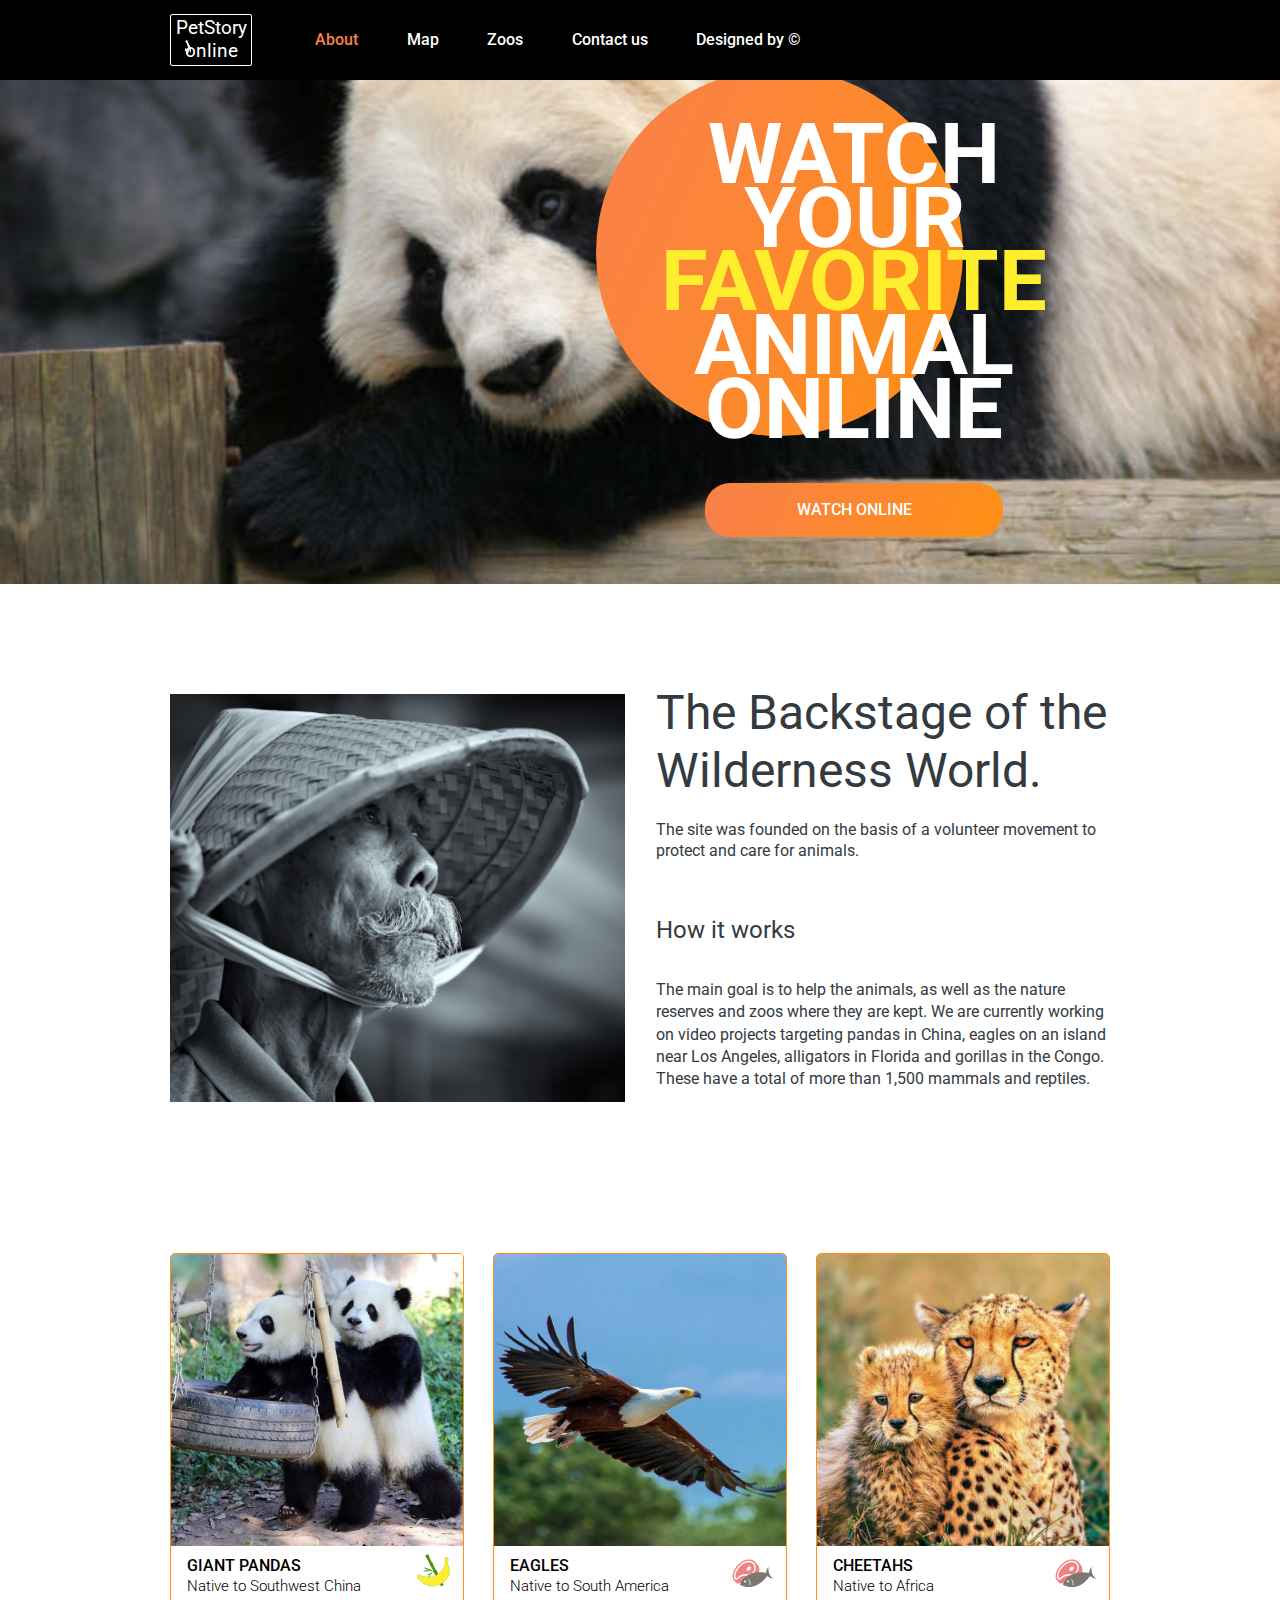
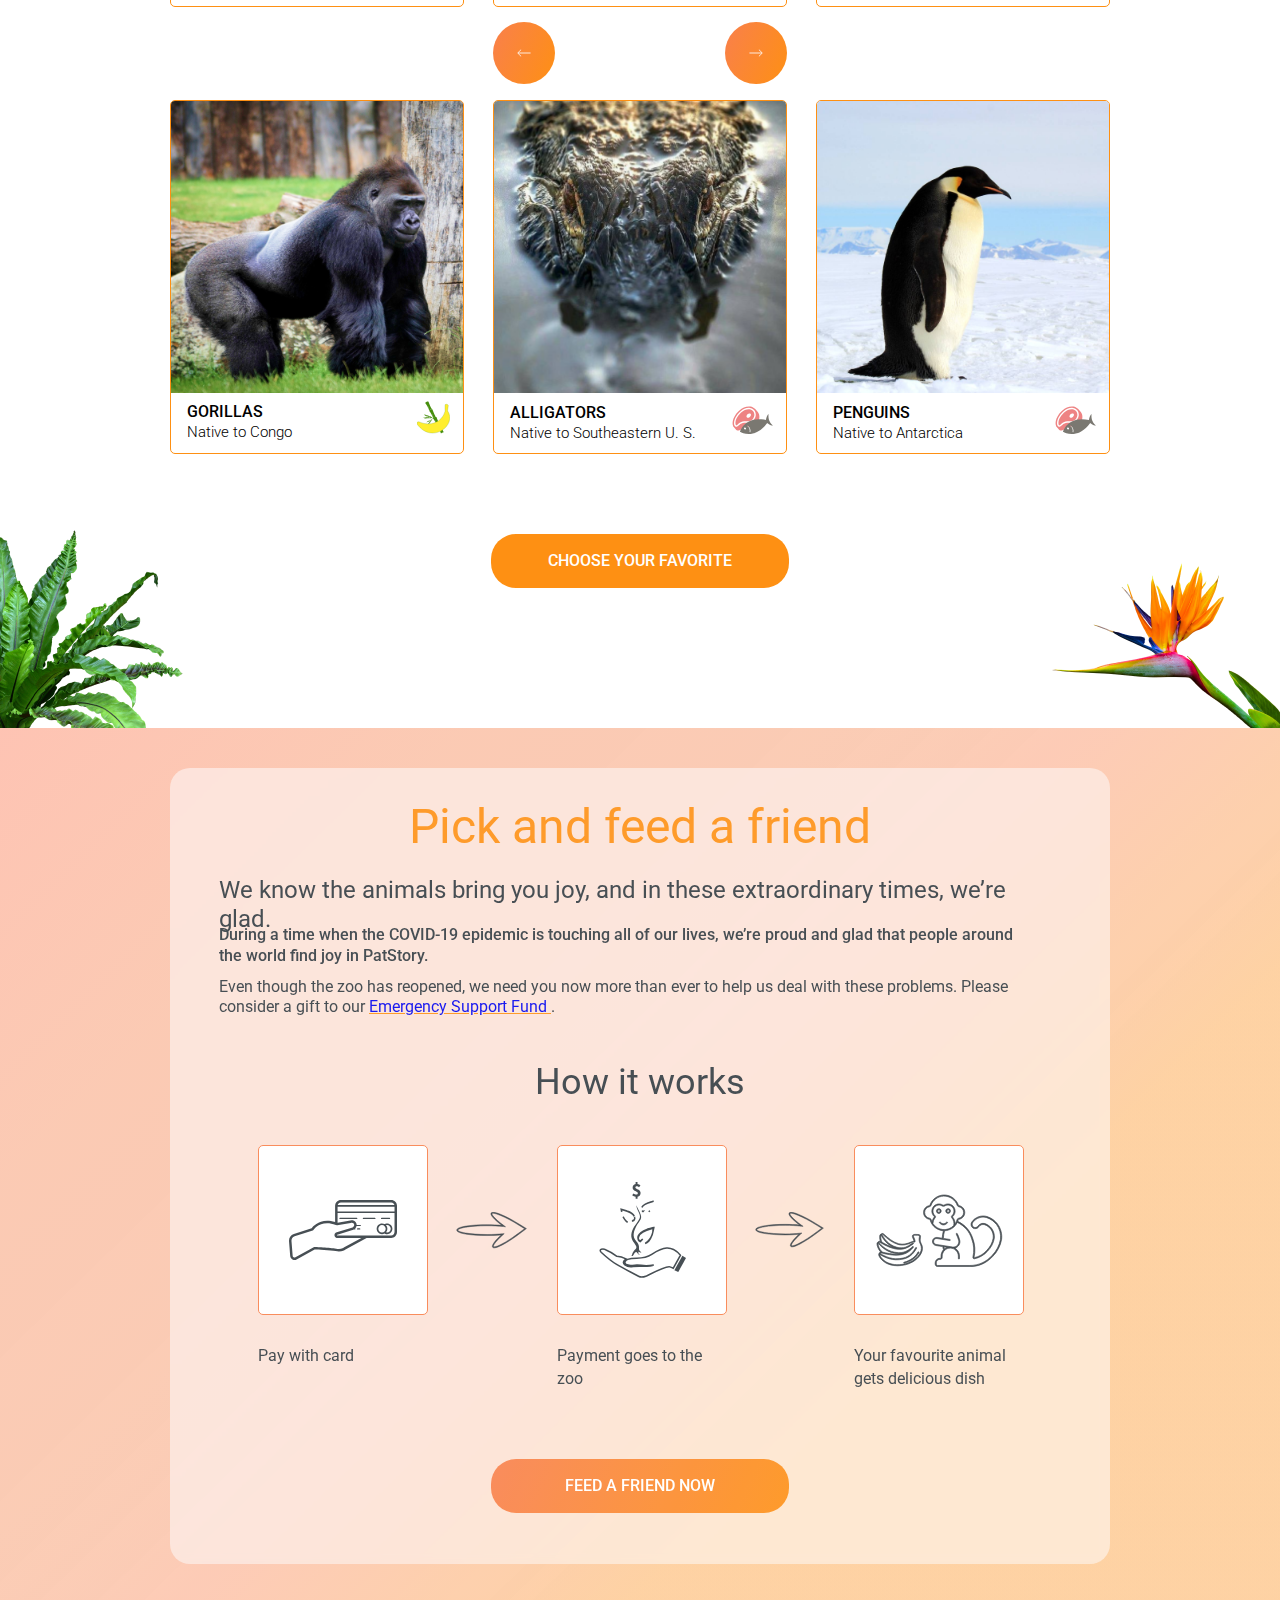
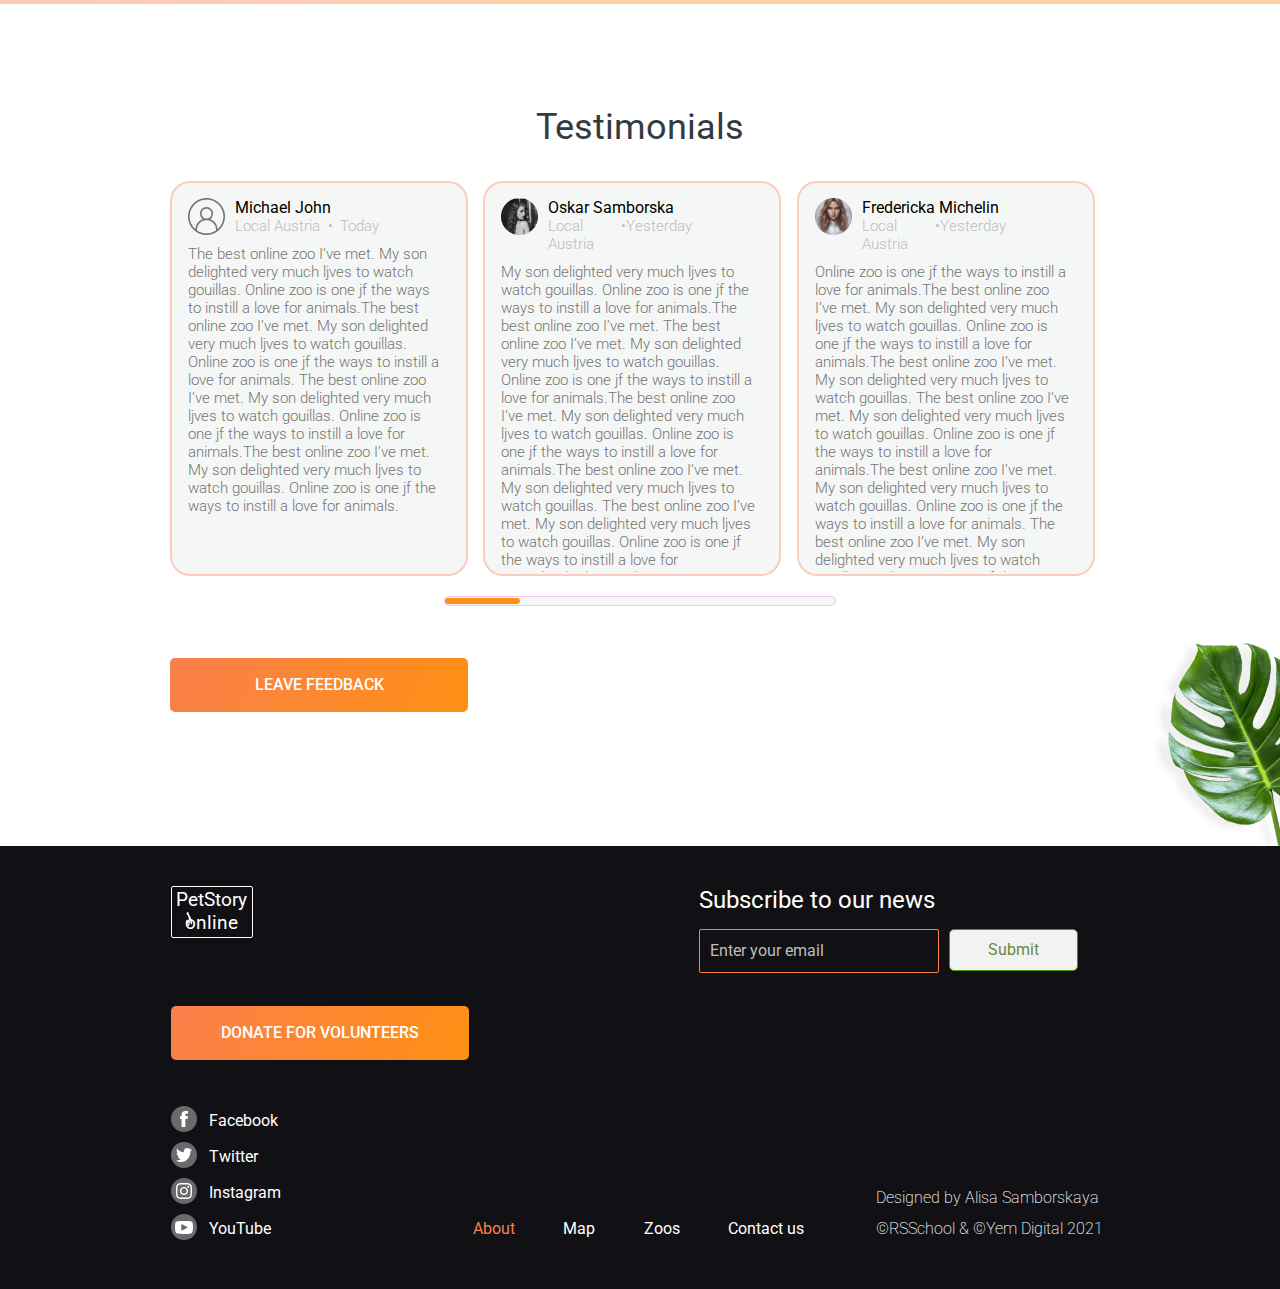
<file: online-zoo/index.html>
<!DOCTYPE html>
<html lang="en">

<head>
    <meta charset="UTF-8" />
    <meta http-equiv="X-UA-Compatible" content="IE=edge" />
    <meta name="viewport" content="width=device-width, initial-scale=1.0" />
    <link rel="preconnect" href="https://fonts.gstatic.com">
    <link href="https://fonts.googleapis.com/css2?family=Roboto:wght@300;400;500;700&display=swap" rel="stylesheet">
    <link rel="stylesheet" href="style.css" />
    <title>online-zoo</title>
</head>

<body>
    <div class="wrapper-first-scr">
        <header>
            <div class="header-wrapper">
                <a href="#" class="logo-wrapper">
                    <div class="logo-picture"></div>
                    <h1 class="logo-text">PetStory online</h1>
                </a>
                <nav>
                    <ul class="nav-menu">
                        <li class="nav-menu-item"><a href="#" class="activ">About</a></li>
                        <li class="nav-menu-item"><a href="pages/map/map.html">Map</a></li>
                        <li class="nav-menu-item"><a href="pages/zoos/panda/panda.html">Zoos</a></li>
                        <li class="nav-menu-item"><a href="">Contact us</a></li>
                        <li class="nav-menu-item"><a href="https://www.figma.com/file/jfEFwkXVj1WRq7sUHDr8os/PetStory-online">Designed by ©</a></li>
                    </ul>
                    <svg class="burger-menu" width="18" height="10" viewBox="0 0 18 10" fill="none"
                    xmlns="http://www.w3.org/2000/svg">
                    <rect width="18" height="2" rx="1" fill="white" />
                    <rect y="4" width="18" height="2" rx="1" fill="white" />
                    <rect y="8" width="18" height="2" rx="1" fill="white" />
                </svg>
                </nav>
            </div>
        </header>
        <section class="first-section">
            <div class="ellips">
                <p class="first-section__text">
                    Watch your <span>favorite</span> animal online
                </p>
            </div>
            <a href="pages/zoos/panda/panda.html" class="watch-online-btn">watch online</a>
        </section>
    </div>
    <section class="second-section">
        <div class="flower-decor"></div>
        <div class="second-section-wrapper">
            <div class="backstage-wrapper">
                <div class="backstage-picture"></div>
                <div class="backstage-text-wrapper">
                    <h3 class="backstage-title">
                        The Backstage of the Wilderness World.
                    </h3>
                    <p class="backstage-first-text">
                        The site was founded on the basis of a volunteer movement to
                        protect and care for animals.
                    </p>
                    <h6 class="backstage-subtitle">How it works</h6>
                    <p class="backstage-second-text">
                        The main goal is to help the animals, as well as the nature
                        reserves and zoos where they are kept. We are currently working on
                        video projects targeting pandas in China, eagles on an island near
                        Los Angeles, alligators in Florida and gorillas in the Congo.
                        These have a total of more than 1,500 mammals and reptiles.
                    </p>
                </div>
            </div>
            <div class="slider-wrapper">
                <div class="arrow arrow-left">
                    <svg width="18" height="10" viewBox="0 0 18 10" fill="none" xmlns="http://www.w3.org/2000/svg">
                        <path
                            d="M5.00179 9.10745L5.10646 9.2094L5.21112 9.10745L5.35128 8.97092L5.46159 8.86347L5.35128 8.75602L1.74841 5.24656L17 5.24656H17.15V5.09656V4.90344V4.75344H17L1.74878 4.75344L5.35129 1.24398L5.46158 1.13653L5.35128 1.02909L5.21112 0.892552L5.10646 0.790595L5.00179 0.892553L0.895334 4.89275L0.785027 5.0002L0.895338 5.10764L5.00179 9.10745Z"
                            fill="white" stroke="white" stroke-width="0.3" />
                    </svg>

                </div>

                <ul class="slider">
                    <li><a href="" class="slider-item">
                            <img class="animal-foto" src="assets/images/giant-pandas-foto.png" alt="giant-pandas">
                            <div class="slider-item-description">
                                <div class="slider-item-text">
                                    <h4 class="slider-item-title">giant Pandas</h4>
                                    <h6 class="slider-item-subtitle">Native to Southwest China</h6>
                                </div>
                                <svg class="slider-item-icon" width="33" height="37" viewBox="0 0 33 37" fill="none"
                                    xmlns="http://www.w3.org/2000/svg">
                                    <path fill-rule="evenodd" clip-rule="evenodd"
                                        d="M24.3979 31.6248C23.9372 29.9806 22.5636 28.0496 21.4936 25.9642C22.4107 27.7517 23.3279 29.5393 24.3979 31.6248ZM26.982 31.4368C25.4555 29.2079 24.5363 26.67 23.617 24.132C22.8548 23.3928 22.2475 23.7019 21.6402 24.0109C20.5785 24.927 19.5147 25.0927 20.7334 25.9753C22.2599 28.2042 23.3299 30.2897 24.0963 32.5297C24.3999 32.3751 25.0072 32.0661 25.3109 31.9115C25.9182 31.6025 26.069 31.15 26.982 31.4368ZM20.4236 23.8787C19.9629 22.2345 18.5893 20.3036 17.5193 18.2181C18.4364 20.0056 19.3536 21.7932 20.4236 23.8787ZM16.2964 15.8347C15.9886 14.4884 14.4621 12.2595 13.545 10.472C14.4621 12.2595 15.2264 13.7492 16.4493 16.1326C16.4493 16.1326 16.4493 16.1326 16.2964 15.8347ZM18.8805 15.6467C17.5069 13.7158 16.5877 11.1778 15.5156 8.34194C14.9062 7.90062 14.2989 8.20968 13.6916 8.51875C12.6299 9.43481 11.5661 9.60048 12.7848 10.4831C14.1585 12.4141 15.3813 14.7975 16.1477 17.0375C16.4513 16.883 17.0586 16.5739 17.3623 16.4194C17.8167 15.8124 18.1204 15.6578 18.8805 15.6467ZM12.3221 8.08857C12.0144 6.74233 10.4878 4.51346 9.5707 2.7259C10.4878 4.51346 11.2521 6.00309 12.475 8.3865L12.3221 8.08857ZM14.9062 7.90062C13.5326 5.96967 12.6134 3.43172 11.5413 0.595853C10.9319 0.154533 10.3247 0.463599 9.71736 0.772666C8.65562 1.68872 7.43896 1.55647 8.81055 2.73704C10.1842 4.66799 11.4071 7.0514 12.1734 9.29142C12.4771 9.13688 13.0844 8.82782 13.2351 8.37536C13.8424 8.06629 14.1461 7.91176 14.9062 7.90062ZM14.3217 16.4639C13.105 16.3317 12.192 16.0449 10.9754 15.9126C12.192 16.0449 12.9522 16.0338 14.3217 16.4639C12.4957 15.8904 11.1261 15.4602 9.45298 15.1845C10.8225 15.6147 12.0392 15.747 13.8652 16.3205C11.8863 15.449 10.2131 15.1734 8.69076 14.4453C10.0603 14.8755 11.4298 15.3056 13.4087 16.1771C11.7334 15.1511 9.90742 14.5775 8.08139 14.004C9.90742 14.5775 11.8863 15.449 14.3217 16.4639C14.7782 16.6073 14.7782 16.6073 14.3217 16.4639ZM13.7144 16.773C13.7144 16.773 13.4107 16.9275 13.2579 16.6296C10.9774 16.663 9.00061 16.5419 7.17665 16.7187C8.84982 16.9944 10.6738 16.8176 12.4977 16.6407C10.6738 16.8176 9.15346 16.8398 7.78601 17.16C9.30632 17.1378 11.1303 16.9609 12.9542 16.7841C11.4339 16.8064 10.0665 17.1266 8.69903 17.4468C10.523 17.27 11.8904 16.9498 13.4107 16.9275C12.3469 17.0932 11.2831 17.2589 10.2193 17.4245C11.2831 17.2589 12.3469 17.0932 13.4107 16.9275C13.7144 16.773 13.7144 16.773 13.7144 16.773ZM14.6315 18.5606C14.0242 18.8696 13.5698 19.4766 12.6588 19.9402C13.2661 19.6311 13.7206 19.0242 14.6315 18.5606C13.7206 19.0242 12.6588 19.9402 11.7479 20.4038C12.6588 19.9402 13.4169 19.1787 14.3279 18.7151C13.1133 19.3332 11.8987 19.9514 10.837 20.8674C11.595 20.1059 12.8096 19.4878 14.0242 18.8696C12.8096 19.4878 11.595 20.1059 10.3805 20.724C11.595 20.1059 12.9604 19.0353 14.4787 18.2626C14.7823 18.1081 14.9352 18.406 14.6315 18.5606ZM14.7844 18.8585C14.4807 19.013 14.4807 19.013 14.4807 19.013C13.2682 20.3815 12.3593 21.5955 11.7541 22.655C12.3593 21.5955 13.2682 20.3815 14.0263 19.62C13.4211 20.6795 12.663 21.441 12.0578 22.5004C12.663 21.441 13.5719 20.227 14.1771 19.1675C13.5719 20.227 13.2703 21.1319 12.8158 21.7389C13.2703 21.1319 13.8755 20.0725 14.4807 19.013C14.1792 19.9179 13.7247 20.5249 13.5739 20.9774C14.0284 20.3704 14.0263 19.62 14.4807 19.013L14.7844 18.8585ZM15.5425 18.097C15.8461 17.9424 15.8461 17.9424 16.1498 17.7879C16.3026 18.0858 16.3026 18.0858 16.7591 18.2292C18.2856 20.4581 19.3556 22.5436 20.122 24.7836C20.4256 24.6291 21.0329 24.32 21.3366 24.1655C21.791 23.5585 22.0947 23.4039 22.8548 23.3928C21.4812 21.4618 20.562 18.9239 19.4899 16.088C18.8805 15.6467 18.2732 15.9558 17.6659 16.2648C16.9079 17.0264 16.1477 17.0375 15.9969 17.49C15.8441 17.192 15.3875 17.0486 15.2347 16.7507C15.0818 16.4528 14.6253 16.3094 13.8631 15.5702C11.8842 14.6987 8.68869 13.6949 7.01553 13.4193C7.4741 14.313 9.90948 15.3279 11.8884 16.1994C9.91155 16.0783 7.32744 16.2663 5.8092 17.0389C7.33157 17.767 12.9563 17.5345 14.6274 17.0598C14.6274 17.0598 14.931 16.9052 15.0839 17.2032C15.5404 17.3466 15.9969 17.49 16.1498 17.7879C15.8461 17.9424 15.5425 18.097 15.086 17.9536C15.086 17.9536 14.7823 18.1081 14.175 18.4172C12.5039 18.8919 10.5312 20.2716 9.46951 21.1876C10.3825 21.4744 12.2044 20.5472 13.5698 19.4766C12.6609 20.6906 11.6012 22.357 10.996 23.4165C12.3635 23.0963 14.7865 19.6089 14.9352 18.406C15.2388 18.2515 15.2388 18.2515 15.5425 18.097Z"
                                        fill="#468E0D" />
                                    <path
                                        d="M28.1743 10.2391L28.1782 10.2251L28.178 10.2106L28.0821 4.15258L28.0819 4.14258L28.0798 4.13282C28.0313 3.91061 28.1382 3.69604 28.374 3.5221C28.61 3.34807 28.9617 3.22753 29.3541 3.20456C30.1288 3.15921 31.0324 3.49436 31.4726 4.49825C31.2842 5.37437 31.1772 6.23827 31.0707 7.09719L31.0705 7.09934C30.9625 7.97054 30.8552 8.83663 30.6646 9.71396L30.6554 9.75618L30.6798 9.79179C33.1412 13.3771 33.4114 17.285 32.1986 20.8178C30.9849 24.3533 28.2846 27.5151 24.8031 29.5944C21.3223 31.6733 17.0657 32.6672 12.7422 31.8738C8.42473 31.0815 4.03183 28.5054 0.272911 23.43C0.133783 22.8475 0.0778791 22.3617 0.107862 21.9745C0.138149 21.5834 0.255102 21.3025 0.452161 21.1196C0.648968 20.937 0.941107 20.838 1.35208 20.843C1.76321 20.848 2.28406 20.9573 2.92488 21.1815C13.4167 25.5384 25.0393 21.4704 28.1743 10.2391Z"
                                        fill="#FFEE2E" stroke="#468E0D" stroke-width="0.2" />
                                </svg>


                            </div>

                        </a></li>
                    <li><a href="" class="slider-item">
                            <img class="animal-foto" src="assets/images/eagles-foto.png" alt="eagles">
                            <div class="slider-item-description">
                                <div class="slider-item-text">
                                    <h4 class="slider-item-title">Eagles</h4>
                                    <h6 class="slider-item-subtitle">Native to South America</h6>
                                </div>
                                <svg class="slider-item-icon" width="48" height="38" viewBox="0 0 48 38" fill="none"
                                    xmlns="http://www.w3.org/2000/svg">
                                    <path fill-rule="evenodd" clip-rule="evenodd"
                                        d="M12.1024 8.98763C12.007 9.07187 11.9117 9.15603 11.8185 9.24233C11.6029 9.43749 11.3909 9.63575 11.1825 9.83643C9.38673 11.5657 7.78774 13.5437 6.6388 15.7566C5.48834 17.9723 4.80473 20.4212 4.86857 22.8281C4.89742 23.9138 5.08235 25.0666 5.71905 26.0344C5.82872 26.2012 5.95174 26.3607 6.08746 26.5105L8.36463 29.0667L8.38678 29.0916C8.64858 29.3854 8.96124 29.6409 9.32367 29.8383C9.86832 30.1349 10.5143 30.2899 11.1989 30.2324C11.7923 30.1825 12.3503 29.9796 12.8455 29.7117C13.3384 29.4451 13.7667 29.1174 14.153 28.787C14.9248 28.127 15.5508 27.46 16.2157 27.028C17.4032 26.2563 18.9418 26.0344 20.4924 25.9976C22.0522 25.9606 23.7258 26.0837 25.4829 25.6704C27.621 25.1675 29.6032 23.8826 31.0106 22.1526C32.4163 20.4246 33.2195 18.3012 33.3175 16.2136C33.4205 14.02 32.7454 11.8979 31.4229 10.2758C31.347 10.1826 31.2683 10.0918 31.1881 10.0023L28.8889 7.42128C27.5758 5.94226 25.7291 4.95535 23.68 4.65156C21.419 4.31637 19.0301 4.81379 16.8853 5.80006C15.1302 6.60705 13.5391 7.72571 12.1036 8.98791L12.1024 8.98763ZM13.1015 10.039C13.2029 9.9494 13.3064 9.86201 13.4094 9.77453C14.6485 8.72736 15.9849 7.8224 17.4115 7.16641C19.3084 6.29421 21.3912 5.87562 23.2886 6.1569C25.0997 6.4254 26.7522 7.34853 27.8593 8.70642C28.9665 10.0644 29.5422 11.8732 29.4559 13.7117C29.3738 15.4604 28.6898 17.2579 27.5278 18.6862C26.3675 20.1125 24.7063 21.1847 22.9668 21.5939C21.5246 21.9331 19.9648 21.8388 18.3093 21.878C16.6447 21.9175 14.7816 22.1269 13.1489 23.1879C12.2335 23.7828 11.5602 24.5212 10.8968 25.0886C10.5655 25.3718 10.2353 25.6182 9.90217 25.7984C9.57129 25.9774 9.23105 26.092 8.92065 26.1181C8.56527 26.1479 8.18973 26.0647 7.86883 25.8899C7.54531 25.7137 7.26245 25.4412 7.04641 25.1128C6.61192 24.4524 6.44163 23.5637 6.41667 22.6231C6.36088 20.5213 6.96316 18.329 8.003 16.3263C9.04427 14.3208 10.5172 12.4884 12.203 10.8651C12.4964 10.5826 12.7958 10.3067 13.1015 10.0391L13.1015 10.039ZM14.015 11.0754C13.7303 11.3229 13.4515 11.5814 13.1765 11.8464C11.5957 13.3687 10.2429 15.0624 9.30423 16.8702C8.36992 18.6697 7.84517 20.6174 7.89322 22.4282C7.9145 23.2306 8.07096 23.8673 8.3126 24.2345C8.42989 24.4129 8.57284 24.5386 8.68817 24.6014C8.7958 24.66 8.91341 24.675 8.95477 24.6715C8.99586 24.668 9.12851 24.6375 9.30237 24.5435C9.48293 24.4458 9.71956 24.2773 9.99852 24.0387C10.5587 23.5597 11.2768 22.7532 12.4311 22.0031C14.4883 20.6662 16.6608 20.4686 18.4343 20.4266C20.181 20.3852 21.6323 20.4522 22.7742 20.1836C24.1336 19.8638 25.489 18.9942 26.4137 17.8576C27.3432 16.7149 27.9135 15.2281 27.9805 13.8025C28.0509 12.3028 27.5697 10.7926 26.6678 9.6864C25.7663 8.58064 24.3881 7.81122 22.9156 7.59289C21.3648 7.36301 19.5739 7.70641 17.9135 8.46987C16.6568 9.04773 15.447 9.86075 14.3003 10.8301C14.2046 10.9107 14.1096 10.9926 14.015 11.0754L14.015 11.0754ZM20.7828 13.0188C21.3287 12.5367 21.9803 12.2182 22.5945 12.1335C23.2086 12.0487 23.7349 12.2046 24.0576 12.5668C24.3803 12.929 24.4729 13.4679 24.3152 14.065C24.1574 14.662 23.7621 15.2683 23.2163 15.7504C22.946 15.9891 22.6469 16.1902 22.3361 16.3421C22.0252 16.494 21.7087 16.5938 21.4046 16.6358C21.1005 16.6778 20.8148 16.6611 20.5637 16.5868C20.3127 16.5124 20.1012 16.3818 19.9414 16.2025C19.7816 16.0231 19.6767 15.7985 19.6325 15.5414C19.5883 15.2843 19.6057 14.9999 19.6839 14.7042C19.762 14.4086 19.8993 14.1076 20.0878 13.8184C20.2764 13.5292 20.5126 13.2575 20.7828 13.0188Z"
                                        fill="#EE8383" />
                                    <path
                                        d="M43.0601 12.6643C40.6263 14.7946 40.3335 18.9017 40.3335 18.9017C17.3127 14.1778 12.6895 31.507 12.6895 31.507C12.6895 31.507 27.8866 41.1244 41.5923 22.1098C41.5923 22.1098 44.6038 24.9317 47.8436 24.854C47.8436 24.854 45.0254 22.6969 43.7413 19.4247C42.4578 16.1528 43.0601 12.6643 43.0601 12.6643ZM18.4785 29.0471C17.9389 29.2571 17.3127 28.9456 17.0797 28.3518C16.8466 27.7579 17.095 27.1066 17.6346 26.8966C18.1742 26.6866 18.8003 26.9977 19.0334 27.5916C19.2664 28.1855 19.0182 28.8372 18.4785 29.0471ZM23.6784 31.7048C23.652 31.8369 23.5659 31.9339 23.4568 31.9764C23.3868 32.0037 23.3061 32.008 23.2249 31.9828C23.0198 31.9205 22.8891 31.694 22.9337 31.4778C23.7378 27.5875 20.8214 25.7965 20.6976 25.722C20.5083 25.6094 20.4297 25.3599 20.522 25.1648C20.6134 24.9696 20.8403 24.9016 21.03 25.0132C21.0659 25.0348 24.6125 27.1863 23.6784 31.7048Z"
                                        fill="#7A7871" />
                                </svg>


                            </div>
                        </a></li>               
                        <li><a href="" class="slider-item">
                            <img class="animal-foto" src="assets/images/cheetahs.png" alt="cheetahs">
                            <div class="slider-item-description">
                                <div class="slider-item-text">
                                    <h4 class="slider-item-title">cheetahs</h4>
                                    <h6 class="slider-item-subtitle">Native to Africa</h6>
                                </div>
                                <svg class="slider-item-icon" width="48" height="38" viewBox="0 0 48 38" fill="none"
                                    xmlns="http://www.w3.org/2000/svg">
                                    <path fill-rule="evenodd" clip-rule="evenodd"
                                        d="M12.1024 8.98763C12.007 9.07187 11.9117 9.15603 11.8185 9.24233C11.6029 9.43749 11.3909 9.63575 11.1825 9.83643C9.38673 11.5657 7.78774 13.5437 6.6388 15.7566C5.48834 17.9723 4.80473 20.4212 4.86857 22.8281C4.89742 23.9138 5.08235 25.0666 5.71905 26.0344C5.82872 26.2012 5.95174 26.3607 6.08746 26.5105L8.36463 29.0667L8.38678 29.0916C8.64858 29.3854 8.96124 29.6409 9.32367 29.8383C9.86832 30.1349 10.5143 30.2899 11.1989 30.2324C11.7923 30.1825 12.3503 29.9796 12.8455 29.7117C13.3384 29.4451 13.7667 29.1174 14.153 28.787C14.9248 28.127 15.5508 27.46 16.2157 27.028C17.4032 26.2563 18.9418 26.0344 20.4924 25.9976C22.0522 25.9606 23.7258 26.0837 25.4829 25.6704C27.621 25.1675 29.6032 23.8826 31.0106 22.1526C32.4163 20.4246 33.2195 18.3012 33.3175 16.2136C33.4205 14.02 32.7454 11.8979 31.4229 10.2758C31.347 10.1826 31.2683 10.0918 31.1881 10.0023L28.8889 7.42128C27.5758 5.94226 25.7291 4.95535 23.68 4.65156C21.419 4.31637 19.0301 4.81379 16.8853 5.80006C15.1302 6.60705 13.5391 7.72571 12.1036 8.98791L12.1024 8.98763ZM13.1015 10.039C13.2029 9.9494 13.3064 9.86201 13.4094 9.77453C14.6485 8.72736 15.9849 7.8224 17.4115 7.16641C19.3084 6.29421 21.3912 5.87562 23.2886 6.1569C25.0997 6.4254 26.7522 7.34853 27.8593 8.70642C28.9665 10.0644 29.5422 11.8732 29.4559 13.7117C29.3738 15.4604 28.6898 17.2579 27.5278 18.6862C26.3675 20.1125 24.7063 21.1847 22.9668 21.5939C21.5246 21.9331 19.9648 21.8388 18.3093 21.878C16.6447 21.9175 14.7816 22.1269 13.1489 23.1879C12.2335 23.7828 11.5602 24.5212 10.8968 25.0886C10.5655 25.3718 10.2353 25.6182 9.90217 25.7984C9.57129 25.9774 9.23105 26.092 8.92065 26.1181C8.56527 26.1479 8.18973 26.0647 7.86883 25.8899C7.54531 25.7137 7.26245 25.4412 7.04641 25.1128C6.61192 24.4524 6.44163 23.5637 6.41667 22.6231C6.36088 20.5213 6.96316 18.329 8.003 16.3263C9.04427 14.3208 10.5172 12.4884 12.203 10.8651C12.4964 10.5826 12.7958 10.3067 13.1015 10.0391L13.1015 10.039ZM14.015 11.0754C13.7303 11.3229 13.4515 11.5814 13.1765 11.8464C11.5957 13.3687 10.2429 15.0624 9.30423 16.8702C8.36992 18.6697 7.84517 20.6174 7.89322 22.4282C7.9145 23.2306 8.07096 23.8673 8.3126 24.2345C8.42989 24.4129 8.57284 24.5386 8.68817 24.6014C8.7958 24.66 8.91341 24.675 8.95477 24.6715C8.99586 24.668 9.12851 24.6375 9.30237 24.5435C9.48293 24.4458 9.71956 24.2773 9.99852 24.0387C10.5587 23.5597 11.2768 22.7532 12.4311 22.0031C14.4883 20.6662 16.6608 20.4686 18.4343 20.4266C20.181 20.3852 21.6323 20.4522 22.7742 20.1836C24.1336 19.8638 25.489 18.9942 26.4137 17.8576C27.3432 16.7149 27.9135 15.2281 27.9805 13.8025C28.0509 12.3028 27.5697 10.7926 26.6678 9.6864C25.7663 8.58064 24.3881 7.81122 22.9156 7.59289C21.3648 7.36301 19.5739 7.70641 17.9135 8.46987C16.6568 9.04773 15.447 9.86075 14.3003 10.8301C14.2046 10.9107 14.1096 10.9926 14.015 11.0754L14.015 11.0754ZM20.7828 13.0188C21.3287 12.5367 21.9803 12.2182 22.5945 12.1335C23.2086 12.0487 23.7349 12.2046 24.0576 12.5668C24.3803 12.929 24.4729 13.4679 24.3152 14.065C24.1574 14.662 23.7621 15.2683 23.2163 15.7504C22.946 15.9891 22.6469 16.1902 22.3361 16.3421C22.0252 16.494 21.7087 16.5938 21.4046 16.6358C21.1005 16.6778 20.8148 16.6611 20.5637 16.5868C20.3127 16.5124 20.1012 16.3818 19.9414 16.2025C19.7816 16.0231 19.6767 15.7985 19.6325 15.5414C19.5883 15.2843 19.6057 14.9999 19.6839 14.7042C19.762 14.4086 19.8993 14.1076 20.0878 13.8184C20.2764 13.5292 20.5126 13.2575 20.7828 13.0188Z"
                                        fill="#EE8383" />
                                    <path
                                        d="M43.0601 12.6643C40.6263 14.7946 40.3335 18.9017 40.3335 18.9017C17.3127 14.1778 12.6895 31.507 12.6895 31.507C12.6895 31.507 27.8866 41.1244 41.5923 22.1098C41.5923 22.1098 44.6038 24.9317 47.8436 24.854C47.8436 24.854 45.0254 22.6969 43.7413 19.4247C42.4578 16.1528 43.0601 12.6643 43.0601 12.6643ZM18.4785 29.0471C17.9389 29.2571 17.3127 28.9456 17.0797 28.3518C16.8466 27.7579 17.095 27.1066 17.6346 26.8966C18.1742 26.6866 18.8003 26.9977 19.0334 27.5916C19.2664 28.1855 19.0182 28.8372 18.4785 29.0471ZM23.6784 31.7048C23.652 31.8369 23.5659 31.9339 23.4568 31.9764C23.3868 32.0037 23.3061 32.008 23.2249 31.9828C23.0198 31.9205 22.8891 31.694 22.9337 31.4778C23.7378 27.5875 20.8214 25.7965 20.6976 25.722C20.5083 25.6094 20.4297 25.3599 20.522 25.1648C20.6134 24.9696 20.8403 24.9016 21.03 25.0132C21.0659 25.0348 24.6125 27.1863 23.6784 31.7048Z"
                                        fill="#7A7871" />
                                </svg>

                            </div>
                        </a></li>
                        <li><a href="" class="slider-item">
                            <img class="animal-foto" src="assets/images/gorillas-foto.png" alt="gorillas">
                            <div class="slider-item-description">
                                <div class="slider-item-text">
                                    <h4 class="slider-item-title">Gorillas</h4>
                                    <h6 class="slider-item-subtitle">Native to Congo</h6>
                                </div>
                                <svg class="slider-item-icon" width="33" height="37" viewBox="0 0 33 37" fill="none"
                                    xmlns="http://www.w3.org/2000/svg">
                                    <path fill-rule="evenodd" clip-rule="evenodd"
                                        d="M24.3979 31.6248C23.9372 29.9806 22.5636 28.0496 21.4936 25.9642C22.4107 27.7517 23.3279 29.5393 24.3979 31.6248ZM26.982 31.4368C25.4555 29.2079 24.5363 26.67 23.617 24.132C22.8548 23.3928 22.2475 23.7019 21.6402 24.0109C20.5785 24.927 19.5147 25.0927 20.7334 25.9753C22.2599 28.2042 23.3299 30.2897 24.0963 32.5297C24.3999 32.3751 25.0072 32.0661 25.3109 31.9115C25.9182 31.6025 26.069 31.15 26.982 31.4368ZM20.4236 23.8787C19.9629 22.2345 18.5893 20.3036 17.5193 18.2181C18.4364 20.0056 19.3536 21.7932 20.4236 23.8787ZM16.2964 15.8347C15.9886 14.4884 14.4621 12.2595 13.545 10.472C14.4621 12.2595 15.2264 13.7492 16.4493 16.1326C16.4493 16.1326 16.4493 16.1326 16.2964 15.8347ZM18.8805 15.6467C17.5069 13.7158 16.5877 11.1778 15.5156 8.34194C14.9062 7.90062 14.2989 8.20968 13.6916 8.51875C12.6299 9.43481 11.5661 9.60048 12.7848 10.4831C14.1585 12.4141 15.3813 14.7975 16.1477 17.0375C16.4513 16.883 17.0586 16.5739 17.3623 16.4194C17.8167 15.8124 18.1204 15.6578 18.8805 15.6467ZM12.3221 8.08857C12.0144 6.74233 10.4878 4.51346 9.5707 2.7259C10.4878 4.51346 11.2521 6.00309 12.475 8.3865L12.3221 8.08857ZM14.9062 7.90062C13.5326 5.96967 12.6134 3.43172 11.5413 0.595853C10.9319 0.154533 10.3247 0.463599 9.71736 0.772666C8.65562 1.68872 7.43896 1.55647 8.81055 2.73704C10.1842 4.66799 11.4071 7.0514 12.1734 9.29142C12.4771 9.13688 13.0844 8.82782 13.2351 8.37536C13.8424 8.06629 14.1461 7.91176 14.9062 7.90062ZM14.3217 16.4639C13.105 16.3317 12.192 16.0449 10.9754 15.9126C12.192 16.0449 12.9522 16.0338 14.3217 16.4639C12.4957 15.8904 11.1261 15.4602 9.45298 15.1845C10.8225 15.6147 12.0392 15.747 13.8652 16.3205C11.8863 15.449 10.2131 15.1734 8.69076 14.4453C10.0603 14.8755 11.4298 15.3056 13.4087 16.1771C11.7334 15.1511 9.90742 14.5775 8.08139 14.004C9.90742 14.5775 11.8863 15.449 14.3217 16.4639C14.7782 16.6073 14.7782 16.6073 14.3217 16.4639ZM13.7144 16.773C13.7144 16.773 13.4107 16.9275 13.2579 16.6296C10.9774 16.663 9.00061 16.5419 7.17665 16.7187C8.84982 16.9944 10.6738 16.8176 12.4977 16.6407C10.6738 16.8176 9.15346 16.8398 7.78601 17.16C9.30632 17.1378 11.1303 16.9609 12.9542 16.7841C11.4339 16.8064 10.0665 17.1266 8.69903 17.4468C10.523 17.27 11.8904 16.9498 13.4107 16.9275C12.3469 17.0932 11.2831 17.2589 10.2193 17.4245C11.2831 17.2589 12.3469 17.0932 13.4107 16.9275C13.7144 16.773 13.7144 16.773 13.7144 16.773ZM14.6315 18.5606C14.0242 18.8696 13.5698 19.4766 12.6588 19.9402C13.2661 19.6311 13.7206 19.0242 14.6315 18.5606C13.7206 19.0242 12.6588 19.9402 11.7479 20.4038C12.6588 19.9402 13.4169 19.1787 14.3279 18.7151C13.1133 19.3332 11.8987 19.9514 10.837 20.8674C11.595 20.1059 12.8096 19.4878 14.0242 18.8696C12.8096 19.4878 11.595 20.1059 10.3805 20.724C11.595 20.1059 12.9604 19.0353 14.4787 18.2626C14.7823 18.1081 14.9352 18.406 14.6315 18.5606ZM14.7844 18.8585C14.4807 19.013 14.4807 19.013 14.4807 19.013C13.2682 20.3815 12.3593 21.5955 11.7541 22.655C12.3593 21.5955 13.2682 20.3815 14.0263 19.62C13.4211 20.6795 12.663 21.441 12.0578 22.5004C12.663 21.441 13.5719 20.227 14.1771 19.1675C13.5719 20.227 13.2703 21.1319 12.8158 21.7389C13.2703 21.1319 13.8755 20.0725 14.4807 19.013C14.1792 19.9179 13.7247 20.5249 13.5739 20.9774C14.0284 20.3704 14.0263 19.62 14.4807 19.013L14.7844 18.8585ZM15.5425 18.097C15.8461 17.9424 15.8461 17.9424 16.1498 17.7879C16.3026 18.0858 16.3026 18.0858 16.7591 18.2292C18.2856 20.4581 19.3556 22.5436 20.122 24.7836C20.4256 24.6291 21.0329 24.32 21.3366 24.1655C21.791 23.5585 22.0947 23.4039 22.8548 23.3928C21.4812 21.4618 20.562 18.9239 19.4899 16.088C18.8805 15.6467 18.2732 15.9558 17.6659 16.2648C16.9079 17.0264 16.1477 17.0375 15.9969 17.49C15.8441 17.192 15.3875 17.0486 15.2347 16.7507C15.0818 16.4528 14.6253 16.3094 13.8631 15.5702C11.8842 14.6987 8.68869 13.6949 7.01553 13.4193C7.4741 14.313 9.90948 15.3279 11.8884 16.1994C9.91155 16.0783 7.32744 16.2663 5.8092 17.0389C7.33157 17.767 12.9563 17.5345 14.6274 17.0598C14.6274 17.0598 14.931 16.9052 15.0839 17.2032C15.5404 17.3466 15.9969 17.49 16.1498 17.7879C15.8461 17.9424 15.5425 18.097 15.086 17.9536C15.086 17.9536 14.7823 18.1081 14.175 18.4172C12.5039 18.8919 10.5312 20.2716 9.46951 21.1876C10.3825 21.4744 12.2044 20.5472 13.5698 19.4766C12.6609 20.6906 11.6012 22.357 10.996 23.4165C12.3635 23.0963 14.7865 19.6089 14.9352 18.406C15.2388 18.2515 15.2388 18.2515 15.5425 18.097Z"
                                        fill="#468E0D" />
                                    <path
                                        d="M28.1743 10.2391L28.1782 10.2251L28.178 10.2106L28.0821 4.15258L28.0819 4.14258L28.0798 4.13282C28.0313 3.91061 28.1382 3.69604 28.374 3.5221C28.61 3.34807 28.9617 3.22753 29.3541 3.20456C30.1288 3.15921 31.0324 3.49436 31.4726 4.49825C31.2842 5.37437 31.1772 6.23827 31.0707 7.09719L31.0705 7.09934C30.9625 7.97054 30.8552 8.83663 30.6646 9.71396L30.6554 9.75618L30.6798 9.79179C33.1412 13.3771 33.4114 17.285 32.1986 20.8178C30.9849 24.3533 28.2846 27.5151 24.8031 29.5944C21.3223 31.6733 17.0657 32.6672 12.7422 31.8738C8.42473 31.0815 4.03183 28.5054 0.272911 23.43C0.133783 22.8475 0.0778791 22.3617 0.107862 21.9745C0.138149 21.5834 0.255102 21.3025 0.452161 21.1196C0.648968 20.937 0.941107 20.838 1.35208 20.843C1.76321 20.848 2.28406 20.9573 2.92488 21.1815C13.4167 25.5384 25.0393 21.4704 28.1743 10.2391Z"
                                        fill="#FFEE2E" stroke="#468E0D" stroke-width="0.2" />
                                </svg>
                            </div>
                        </a></li>
                 <!--    <li><a href="" class="slider-item">
                            <img class="animal-foto" src="assets/images/two-toeds-sloth-foto.png" alt="two-toeds-sloth">
                            <div class="slider-item-description">
                                <div class="slider-item-text">
                                    <h4 class="slider-item-title">Two-toed Sloth</h4>
                                    <h6 class="slider-item-subtitle">Mesoamerica, South America</h6>
                                </div>
                                <svg class="slider-item-icon" width="33" height="37" viewBox="0 0 33 37" fill="none"
                                    xmlns="http://www.w3.org/2000/svg">
                                    <path fill-rule="evenodd" clip-rule="evenodd"
                                        d="M24.3979 31.6248C23.9372 29.9806 22.5636 28.0496 21.4936 25.9642C22.4107 27.7517 23.3279 29.5393 24.3979 31.6248ZM26.982 31.4368C25.4555 29.2079 24.5363 26.67 23.617 24.132C22.8548 23.3928 22.2475 23.7019 21.6402 24.0109C20.5785 24.927 19.5147 25.0927 20.7334 25.9753C22.2599 28.2042 23.3299 30.2897 24.0963 32.5297C24.3999 32.3751 25.0072 32.0661 25.3109 31.9115C25.9182 31.6025 26.069 31.15 26.982 31.4368ZM20.4236 23.8787C19.9629 22.2345 18.5893 20.3036 17.5193 18.2181C18.4364 20.0056 19.3536 21.7932 20.4236 23.8787ZM16.2964 15.8347C15.9886 14.4884 14.4621 12.2595 13.545 10.472C14.4621 12.2595 15.2264 13.7492 16.4493 16.1326C16.4493 16.1326 16.4493 16.1326 16.2964 15.8347ZM18.8805 15.6467C17.5069 13.7158 16.5877 11.1778 15.5156 8.34194C14.9062 7.90062 14.2989 8.20968 13.6916 8.51875C12.6299 9.43481 11.5661 9.60048 12.7848 10.4831C14.1585 12.4141 15.3813 14.7975 16.1477 17.0375C16.4513 16.883 17.0586 16.5739 17.3623 16.4194C17.8167 15.8124 18.1204 15.6578 18.8805 15.6467ZM12.3221 8.08857C12.0144 6.74233 10.4878 4.51346 9.5707 2.7259C10.4878 4.51346 11.2521 6.00309 12.475 8.3865L12.3221 8.08857ZM14.9062 7.90062C13.5326 5.96967 12.6134 3.43172 11.5413 0.595853C10.9319 0.154533 10.3247 0.463599 9.71736 0.772666C8.65562 1.68872 7.43896 1.55647 8.81055 2.73704C10.1842 4.66799 11.4071 7.0514 12.1734 9.29142C12.4771 9.13688 13.0844 8.82782 13.2351 8.37536C13.8424 8.06629 14.1461 7.91176 14.9062 7.90062ZM14.3217 16.4639C13.105 16.3317 12.192 16.0449 10.9754 15.9126C12.192 16.0449 12.9522 16.0338 14.3217 16.4639C12.4957 15.8904 11.1261 15.4602 9.45298 15.1845C10.8225 15.6147 12.0392 15.747 13.8652 16.3205C11.8863 15.449 10.2131 15.1734 8.69076 14.4453C10.0603 14.8755 11.4298 15.3056 13.4087 16.1771C11.7334 15.1511 9.90742 14.5775 8.08139 14.004C9.90742 14.5775 11.8863 15.449 14.3217 16.4639C14.7782 16.6073 14.7782 16.6073 14.3217 16.4639ZM13.7144 16.773C13.7144 16.773 13.4107 16.9275 13.2579 16.6296C10.9774 16.663 9.00061 16.5419 7.17665 16.7187C8.84982 16.9944 10.6738 16.8176 12.4977 16.6407C10.6738 16.8176 9.15346 16.8398 7.78601 17.16C9.30632 17.1378 11.1303 16.9609 12.9542 16.7841C11.4339 16.8064 10.0665 17.1266 8.69903 17.4468C10.523 17.27 11.8904 16.9498 13.4107 16.9275C12.3469 17.0932 11.2831 17.2589 10.2193 17.4245C11.2831 17.2589 12.3469 17.0932 13.4107 16.9275C13.7144 16.773 13.7144 16.773 13.7144 16.773ZM14.6315 18.5606C14.0242 18.8696 13.5698 19.4766 12.6588 19.9402C13.2661 19.6311 13.7206 19.0242 14.6315 18.5606C13.7206 19.0242 12.6588 19.9402 11.7479 20.4038C12.6588 19.9402 13.4169 19.1787 14.3279 18.7151C13.1133 19.3332 11.8987 19.9514 10.837 20.8674C11.595 20.1059 12.8096 19.4878 14.0242 18.8696C12.8096 19.4878 11.595 20.1059 10.3805 20.724C11.595 20.1059 12.9604 19.0353 14.4787 18.2626C14.7823 18.1081 14.9352 18.406 14.6315 18.5606ZM14.7844 18.8585C14.4807 19.013 14.4807 19.013 14.4807 19.013C13.2682 20.3815 12.3593 21.5955 11.7541 22.655C12.3593 21.5955 13.2682 20.3815 14.0263 19.62C13.4211 20.6795 12.663 21.441 12.0578 22.5004C12.663 21.441 13.5719 20.227 14.1771 19.1675C13.5719 20.227 13.2703 21.1319 12.8158 21.7389C13.2703 21.1319 13.8755 20.0725 14.4807 19.013C14.1792 19.9179 13.7247 20.5249 13.5739 20.9774C14.0284 20.3704 14.0263 19.62 14.4807 19.013L14.7844 18.8585ZM15.5425 18.097C15.8461 17.9424 15.8461 17.9424 16.1498 17.7879C16.3026 18.0858 16.3026 18.0858 16.7591 18.2292C18.2856 20.4581 19.3556 22.5436 20.122 24.7836C20.4256 24.6291 21.0329 24.32 21.3366 24.1655C21.791 23.5585 22.0947 23.4039 22.8548 23.3928C21.4812 21.4618 20.562 18.9239 19.4899 16.088C18.8805 15.6467 18.2732 15.9558 17.6659 16.2648C16.9079 17.0264 16.1477 17.0375 15.9969 17.49C15.8441 17.192 15.3875 17.0486 15.2347 16.7507C15.0818 16.4528 14.6253 16.3094 13.8631 15.5702C11.8842 14.6987 8.68869 13.6949 7.01553 13.4193C7.4741 14.313 9.90948 15.3279 11.8884 16.1994C9.91155 16.0783 7.32744 16.2663 5.8092 17.0389C7.33157 17.767 12.9563 17.5345 14.6274 17.0598C14.6274 17.0598 14.931 16.9052 15.0839 17.2032C15.5404 17.3466 15.9969 17.49 16.1498 17.7879C15.8461 17.9424 15.5425 18.097 15.086 17.9536C15.086 17.9536 14.7823 18.1081 14.175 18.4172C12.5039 18.8919 10.5312 20.2716 9.46951 21.1876C10.3825 21.4744 12.2044 20.5472 13.5698 19.4766C12.6609 20.6906 11.6012 22.357 10.996 23.4165C12.3635 23.0963 14.7865 19.6089 14.9352 18.406C15.2388 18.2515 15.2388 18.2515 15.5425 18.097Z"
                                        fill="#468E0D" />
                                    <path
                                        d="M28.1743 10.2391L28.1782 10.2251L28.178 10.2106L28.0821 4.15258L28.0819 4.14258L28.0798 4.13282C28.0313 3.91061 28.1382 3.69604 28.374 3.5221C28.61 3.34807 28.9617 3.22753 29.3541 3.20456C30.1288 3.15921 31.0324 3.49436 31.4726 4.49825C31.2842 5.37437 31.1772 6.23827 31.0707 7.09719L31.0705 7.09934C30.9625 7.97054 30.8552 8.83663 30.6646 9.71396L30.6554 9.75618L30.6798 9.79179C33.1412 13.3771 33.4114 17.285 32.1986 20.8178C30.9849 24.3533 28.2846 27.5151 24.8031 29.5944C21.3223 31.6733 17.0657 32.6672 12.7422 31.8738C8.42473 31.0815 4.03183 28.5054 0.272911 23.43C0.133783 22.8475 0.0778791 22.3617 0.107862 21.9745C0.138149 21.5834 0.255102 21.3025 0.452161 21.1196C0.648968 20.937 0.941107 20.838 1.35208 20.843C1.76321 20.848 2.28406 20.9573 2.92488 21.1815C13.4167 25.5384 25.0393 21.4704 28.1743 10.2391Z"
                                        fill="#FFEE2E" stroke="#468E0D" stroke-width="0.2" />
                                </svg>
                            </div>

                        </a></li> -->
                        <li><a href="" class="slider-item">
                            <img class="animal-foto" src="assets/images/alligator-slide-1000.png" alt="alligator">
                            <div class="slider-item-description">
                                <div class="slider-item-text">
                                    <h4 class="slider-item-title">Alligators</h4>
                                    <h6 class="slider-item-subtitle">Native to Southeastern U. S.</h6>
                                </div>
                                <svg class="slider-item-icon" width="48" height="38" viewBox="0 0 48 38" fill="none"
                                xmlns="http://www.w3.org/2000/svg">
                                <path fill-rule="evenodd" clip-rule="evenodd"
                                    d="M12.1024 8.98763C12.007 9.07187 11.9117 9.15603 11.8185 9.24233C11.6029 9.43749 11.3909 9.63575 11.1825 9.83643C9.38673 11.5657 7.78774 13.5437 6.6388 15.7566C5.48834 17.9723 4.80473 20.4212 4.86857 22.8281C4.89742 23.9138 5.08235 25.0666 5.71905 26.0344C5.82872 26.2012 5.95174 26.3607 6.08746 26.5105L8.36463 29.0667L8.38678 29.0916C8.64858 29.3854 8.96124 29.6409 9.32367 29.8383C9.86832 30.1349 10.5143 30.2899 11.1989 30.2324C11.7923 30.1825 12.3503 29.9796 12.8455 29.7117C13.3384 29.4451 13.7667 29.1174 14.153 28.787C14.9248 28.127 15.5508 27.46 16.2157 27.028C17.4032 26.2563 18.9418 26.0344 20.4924 25.9976C22.0522 25.9606 23.7258 26.0837 25.4829 25.6704C27.621 25.1675 29.6032 23.8826 31.0106 22.1526C32.4163 20.4246 33.2195 18.3012 33.3175 16.2136C33.4205 14.02 32.7454 11.8979 31.4229 10.2758C31.347 10.1826 31.2683 10.0918 31.1881 10.0023L28.8889 7.42128C27.5758 5.94226 25.7291 4.95535 23.68 4.65156C21.419 4.31637 19.0301 4.81379 16.8853 5.80006C15.1302 6.60705 13.5391 7.72571 12.1036 8.98791L12.1024 8.98763ZM13.1015 10.039C13.2029 9.9494 13.3064 9.86201 13.4094 9.77453C14.6485 8.72736 15.9849 7.8224 17.4115 7.16641C19.3084 6.29421 21.3912 5.87562 23.2886 6.1569C25.0997 6.4254 26.7522 7.34853 27.8593 8.70642C28.9665 10.0644 29.5422 11.8732 29.4559 13.7117C29.3738 15.4604 28.6898 17.2579 27.5278 18.6862C26.3675 20.1125 24.7063 21.1847 22.9668 21.5939C21.5246 21.9331 19.9648 21.8388 18.3093 21.878C16.6447 21.9175 14.7816 22.1269 13.1489 23.1879C12.2335 23.7828 11.5602 24.5212 10.8968 25.0886C10.5655 25.3718 10.2353 25.6182 9.90217 25.7984C9.57129 25.9774 9.23105 26.092 8.92065 26.1181C8.56527 26.1479 8.18973 26.0647 7.86883 25.8899C7.54531 25.7137 7.26245 25.4412 7.04641 25.1128C6.61192 24.4524 6.44163 23.5637 6.41667 22.6231C6.36088 20.5213 6.96316 18.329 8.003 16.3263C9.04427 14.3208 10.5172 12.4884 12.203 10.8651C12.4964 10.5826 12.7958 10.3067 13.1015 10.0391L13.1015 10.039ZM14.015 11.0754C13.7303 11.3229 13.4515 11.5814 13.1765 11.8464C11.5957 13.3687 10.2429 15.0624 9.30423 16.8702C8.36992 18.6697 7.84517 20.6174 7.89322 22.4282C7.9145 23.2306 8.07096 23.8673 8.3126 24.2345C8.42989 24.4129 8.57284 24.5386 8.68817 24.6014C8.7958 24.66 8.91341 24.675 8.95477 24.6715C8.99586 24.668 9.12851 24.6375 9.30237 24.5435C9.48293 24.4458 9.71956 24.2773 9.99852 24.0387C10.5587 23.5597 11.2768 22.7532 12.4311 22.0031C14.4883 20.6662 16.6608 20.4686 18.4343 20.4266C20.181 20.3852 21.6323 20.4522 22.7742 20.1836C24.1336 19.8638 25.489 18.9942 26.4137 17.8576C27.3432 16.7149 27.9135 15.2281 27.9805 13.8025C28.0509 12.3028 27.5697 10.7926 26.6678 9.6864C25.7663 8.58064 24.3881 7.81122 22.9156 7.59289C21.3648 7.36301 19.5739 7.70641 17.9135 8.46987C16.6568 9.04773 15.447 9.86075 14.3003 10.8301C14.2046 10.9107 14.1096 10.9926 14.015 11.0754L14.015 11.0754ZM20.7828 13.0188C21.3287 12.5367 21.9803 12.2182 22.5945 12.1335C23.2086 12.0487 23.7349 12.2046 24.0576 12.5668C24.3803 12.929 24.4729 13.4679 24.3152 14.065C24.1574 14.662 23.7621 15.2683 23.2163 15.7504C22.946 15.9891 22.6469 16.1902 22.3361 16.3421C22.0252 16.494 21.7087 16.5938 21.4046 16.6358C21.1005 16.6778 20.8148 16.6611 20.5637 16.5868C20.3127 16.5124 20.1012 16.3818 19.9414 16.2025C19.7816 16.0231 19.6767 15.7985 19.6325 15.5414C19.5883 15.2843 19.6057 14.9999 19.6839 14.7042C19.762 14.4086 19.8993 14.1076 20.0878 13.8184C20.2764 13.5292 20.5126 13.2575 20.7828 13.0188Z"
                                    fill="#EE8383" />
                                <path
                                    d="M43.0601 12.6643C40.6263 14.7946 40.3335 18.9017 40.3335 18.9017C17.3127 14.1778 12.6895 31.507 12.6895 31.507C12.6895 31.507 27.8866 41.1244 41.5923 22.1098C41.5923 22.1098 44.6038 24.9317 47.8436 24.854C47.8436 24.854 45.0254 22.6969 43.7413 19.4247C42.4578 16.1528 43.0601 12.6643 43.0601 12.6643ZM18.4785 29.0471C17.9389 29.2571 17.3127 28.9456 17.0797 28.3518C16.8466 27.7579 17.095 27.1066 17.6346 26.8966C18.1742 26.6866 18.8003 26.9977 19.0334 27.5916C19.2664 28.1855 19.0182 28.8372 18.4785 29.0471ZM23.6784 31.7048C23.652 31.8369 23.5659 31.9339 23.4568 31.9764C23.3868 32.0037 23.3061 32.008 23.2249 31.9828C23.0198 31.9205 22.8891 31.694 22.9337 31.4778C23.7378 27.5875 20.8214 25.7965 20.6976 25.722C20.5083 25.6094 20.4297 25.3599 20.522 25.1648C20.6134 24.9696 20.8403 24.9016 21.03 25.0132C21.0659 25.0348 24.6125 27.1863 23.6784 31.7048Z"
                                    fill="#7A7871" />
                            </svg>
                            </div>

                        </a></li>
           
                    <li><a href="" class="slider-item">
                            <img class="animal-foto" src="assets/images/penguins-foto.png" alt="penguins">
                            <div class="slider-item-description">
                                <div class="slider-item-text">
                                    <h4 class="slider-item-title">Penguins</h4>
                                    <h6 class="slider-item-subtitle">Native to Antarctica</h6>
                                </div>
                                <svg class="slider-item-icon" width="48" height="38" viewBox="0 0 48 38" fill="none"
                                    xmlns="http://www.w3.org/2000/svg">
                                    <path fill-rule="evenodd" clip-rule="evenodd"
                                        d="M12.1024 8.98763C12.007 9.07187 11.9117 9.15603 11.8185 9.24233C11.6029 9.43749 11.3909 9.63575 11.1825 9.83643C9.38673 11.5657 7.78774 13.5437 6.6388 15.7566C5.48834 17.9723 4.80473 20.4212 4.86857 22.8281C4.89742 23.9138 5.08235 25.0666 5.71905 26.0344C5.82872 26.2012 5.95174 26.3607 6.08746 26.5105L8.36463 29.0667L8.38678 29.0916C8.64858 29.3854 8.96124 29.6409 9.32367 29.8383C9.86832 30.1349 10.5143 30.2899 11.1989 30.2324C11.7923 30.1825 12.3503 29.9796 12.8455 29.7117C13.3384 29.4451 13.7667 29.1174 14.153 28.787C14.9248 28.127 15.5508 27.46 16.2157 27.028C17.4032 26.2563 18.9418 26.0344 20.4924 25.9976C22.0522 25.9606 23.7258 26.0837 25.4829 25.6704C27.621 25.1675 29.6032 23.8826 31.0106 22.1526C32.4163 20.4246 33.2195 18.3012 33.3175 16.2136C33.4205 14.02 32.7454 11.8979 31.4229 10.2758C31.347 10.1826 31.2683 10.0918 31.1881 10.0023L28.8889 7.42128C27.5758 5.94226 25.7291 4.95535 23.68 4.65156C21.419 4.31637 19.0301 4.81379 16.8853 5.80006C15.1302 6.60705 13.5391 7.72571 12.1036 8.98791L12.1024 8.98763ZM13.1015 10.039C13.2029 9.9494 13.3064 9.86201 13.4094 9.77453C14.6485 8.72736 15.9849 7.8224 17.4115 7.16641C19.3084 6.29421 21.3912 5.87562 23.2886 6.1569C25.0997 6.4254 26.7522 7.34853 27.8593 8.70642C28.9665 10.0644 29.5422 11.8732 29.4559 13.7117C29.3738 15.4604 28.6898 17.2579 27.5278 18.6862C26.3675 20.1125 24.7063 21.1847 22.9668 21.5939C21.5246 21.9331 19.9648 21.8388 18.3093 21.878C16.6447 21.9175 14.7816 22.1269 13.1489 23.1879C12.2335 23.7828 11.5602 24.5212 10.8968 25.0886C10.5655 25.3718 10.2353 25.6182 9.90217 25.7984C9.57129 25.9774 9.23105 26.092 8.92065 26.1181C8.56527 26.1479 8.18973 26.0647 7.86883 25.8899C7.54531 25.7137 7.26245 25.4412 7.04641 25.1128C6.61192 24.4524 6.44163 23.5637 6.41667 22.6231C6.36088 20.5213 6.96316 18.329 8.003 16.3263C9.04427 14.3208 10.5172 12.4884 12.203 10.8651C12.4964 10.5826 12.7958 10.3067 13.1015 10.0391L13.1015 10.039ZM14.015 11.0754C13.7303 11.3229 13.4515 11.5814 13.1765 11.8464C11.5957 13.3687 10.2429 15.0624 9.30423 16.8702C8.36992 18.6697 7.84517 20.6174 7.89322 22.4282C7.9145 23.2306 8.07096 23.8673 8.3126 24.2345C8.42989 24.4129 8.57284 24.5386 8.68817 24.6014C8.7958 24.66 8.91341 24.675 8.95477 24.6715C8.99586 24.668 9.12851 24.6375 9.30237 24.5435C9.48293 24.4458 9.71956 24.2773 9.99852 24.0387C10.5587 23.5597 11.2768 22.7532 12.4311 22.0031C14.4883 20.6662 16.6608 20.4686 18.4343 20.4266C20.181 20.3852 21.6323 20.4522 22.7742 20.1836C24.1336 19.8638 25.489 18.9942 26.4137 17.8576C27.3432 16.7149 27.9135 15.2281 27.9805 13.8025C28.0509 12.3028 27.5697 10.7926 26.6678 9.6864C25.7663 8.58064 24.3881 7.81122 22.9156 7.59289C21.3648 7.36301 19.5739 7.70641 17.9135 8.46987C16.6568 9.04773 15.447 9.86075 14.3003 10.8301C14.2046 10.9107 14.1096 10.9926 14.015 11.0754L14.015 11.0754ZM20.7828 13.0188C21.3287 12.5367 21.9803 12.2182 22.5945 12.1335C23.2086 12.0487 23.7349 12.2046 24.0576 12.5668C24.3803 12.929 24.4729 13.4679 24.3152 14.065C24.1574 14.662 23.7621 15.2683 23.2163 15.7504C22.946 15.9891 22.6469 16.1902 22.3361 16.3421C22.0252 16.494 21.7087 16.5938 21.4046 16.6358C21.1005 16.6778 20.8148 16.6611 20.5637 16.5868C20.3127 16.5124 20.1012 16.3818 19.9414 16.2025C19.7816 16.0231 19.6767 15.7985 19.6325 15.5414C19.5883 15.2843 19.6057 14.9999 19.6839 14.7042C19.762 14.4086 19.8993 14.1076 20.0878 13.8184C20.2764 13.5292 20.5126 13.2575 20.7828 13.0188Z"
                                        fill="#EE8383" />
                                    <path
                                        d="M43.0601 12.6643C40.6263 14.7946 40.3335 18.9017 40.3335 18.9017C17.3127 14.1778 12.6895 31.507 12.6895 31.507C12.6895 31.507 27.8866 41.1244 41.5923 22.1098C41.5923 22.1098 44.6038 24.9317 47.8436 24.854C47.8436 24.854 45.0254 22.6969 43.7413 19.4247C42.4578 16.1528 43.0601 12.6643 43.0601 12.6643ZM18.4785 29.0471C17.9389 29.2571 17.3127 28.9456 17.0797 28.3518C16.8466 27.7579 17.095 27.1066 17.6346 26.8966C18.1742 26.6866 18.8003 26.9977 19.0334 27.5916C19.2664 28.1855 19.0182 28.8372 18.4785 29.0471ZM23.6784 31.7048C23.652 31.8369 23.5659 31.9339 23.4568 31.9764C23.3868 32.0037 23.3061 32.008 23.2249 31.9828C23.0198 31.9205 22.8891 31.694 22.9337 31.4778C23.7378 27.5875 20.8214 25.7965 20.6976 25.722C20.5083 25.6094 20.4297 25.3599 20.522 25.1648C20.6134 24.9696 20.8403 24.9016 21.03 25.0132C21.0659 25.0348 24.6125 27.1863 23.6784 31.7048Z"
                                        fill="#7A7871" />
                                </svg>

                            </div>
                        </a></li>

                </ul>
                <div class="arrow arrow-right">
                    <svg width="18" height="10" viewBox="0 0 18 10" fill="none" xmlns="http://www.w3.org/2000/svg">
                        <path
                            d="M12.9982 0.892548L12.8935 0.7906L12.7889 0.892552L12.6487 1.02908L12.5384 1.13653L12.6487 1.24398L16.2516 4.75344H1H0.85V4.90344V5.09656V5.24656H1H16.2512L12.6487 8.75602L12.5384 8.86347L12.6487 8.97091L12.7889 9.10745L12.8935 9.2094L12.9982 9.10745L17.1047 5.10725L17.215 4.9998L17.1047 4.89236L12.9982 0.892548Z"
                            fill="white" stroke="white" stroke-width="0.3" />
                    </svg>

                </div>

            </div>
            <a href="pages/map/map.html" class="choose-favorite-btn">choose your favorite</a>
        </div>
        <div class="palm-decor"></div>
        <div class="strelitzia-decor"></div>
    </section>
    <section class="third-section">
        <div class="pick-friend-wrapper">
            <h3 class="pick-friend-title">Pick and feed a friend</h3>
            <p class="pick-friend-first-text">
                We know the animals bring you joy, and in these extraordinary times, we’re glad.
            </p>
            <p class="pick-friend-second-text">
                During a time when the COVID-19 epidemic is touching all of our lives, we’re proud and glad that people
                around the world find joy in PatStory.
            </p>
            <p class="pick-friend-third-text">
                Even though the zoo has reopened, we need you now more than ever to help us deal with these problems.
                Please consider a gift to our <a href="pages/donate/donate.html">Emergency Support Fund </a>.
            </p>
            <h6 class="pick-friend-subtitle">How it works</h6>
            <div class="how-it-works-wrapper">
                <div class="how-it-works-card">
                    <div class="how-it-works-pict">
                        <svg width="108" height="60" viewBox="0 0 108 60" fill="none"
                            xmlns="http://www.w3.org/2000/svg">
                            <path
                                d="M46.9727 25.0333C46.9179 25.0163 46.8647 24.9961 46.8136 24.9717C31.5438 19.2363 24.4351 29.939 24.4137 29.97C24.2636 30.1886 24.0431 30.3617 23.7715 30.4493L5.64128 36.3053C4.61609 36.6366 3.78259 37.2824 3.22857 38.1124C2.67661 38.9391 2.40041 39.9579 2.48656 41.0387L3.6618 55.7977C3.6886 56.1291 3.78754 56.4266 3.94995 56.6757C4.1136 56.9269 4.3465 57.1384 4.63834 57.2958C4.93349 57.4541 5.23771 57.5326 5.53491 57.5305C5.82718 57.5289 6.13017 57.4458 6.42654 57.2814L6.42737 57.283L24.7204 47.1298C24.9129 47.0195 25.1371 46.9596 25.375 46.9683C25.4203 46.9699 41.2149 47.5802 47.1092 48.6874C52.3398 49.6703 54.5584 47.7454 54.565 47.7401L54.5662 47.7417C54.6276 47.6905 54.6948 47.6442 54.7678 47.6045L72.4474 37.9756L47.8784 37.9756V37.9723C47.7696 37.9723 47.6595 37.9579 47.5499 37.9273C46.6199 37.6678 46.0016 37.0316 45.6887 36.2784C45.5061 35.8388 45.431 35.3587 45.4628 34.8956C45.4949 34.4188 45.6421 33.9474 45.9018 33.5396C46.2835 32.9401 46.8845 32.4948 47.6978 32.3712L63.5798 27.4072C64.4471 27.1362 64.9883 26.3979 65.1524 25.5885C65.2262 25.2241 65.2241 24.8453 65.1413 24.4871C65.0654 24.1578 64.9166 23.8483 64.6915 23.5918C64.1725 22.9997 63.1985 22.6684 61.6885 22.9378L48.237 25.3373V25.3353C48.0181 25.3737 47.7869 25.3539 47.5659 25.265C47.3664 25.1845 47.1694 25.1084 46.9727 25.0333ZM46.1005 22.111L46.1005 5.86386C46.1005 4.25009 46.7584 2.78381 47.8182 1.7216C48.8776 0.65939 50.3406 0 51.9511 0L102.149 0C103.76 0 105.222 0.65939 106.282 1.7216C107.342 2.78381 108 4.25009 108 5.86386V32.1118C108 33.726 107.342 35.1922 106.282 36.254C105.222 37.3162 103.76 37.9756 102.149 37.9756L77.6084 37.9756L56.0473 49.7182C55.4669 50.1558 52.3872 52.1947 46.6549 51.1176C41.416 50.1334 27.9283 49.5455 25.6268 49.4509L7.61374 59.4483L7.61497 59.4504C6.96243 59.8119 6.25877 59.9954 5.5444 59.9999C4.83498 60.0045 4.12967 59.8293 3.46971 59.4744C2.80521 59.1166 2.26933 58.6249 1.88226 58.0312C1.49353 57.4351 1.25857 56.7443 1.19839 55.9915L0.0231552 41.2325C-0.107925 39.5882 0.32283 38.0227 1.18066 36.7374C2.03642 35.455 3.31719 34.4597 4.88733 33.9524L22.6337 28.2203C24.0905 26.3136 31.7499 17.5246 46.1005 22.111ZM77.293 35.4967H77.3038L102.149 35.4967C103.076 35.4967 103.921 35.1154 104.534 34.5014C105.146 33.8875 105.527 33.0414 105.527 32.1118V13.1068L48.5738 13.1068L48.5738 22.7613L61.2635 20.4973C63.7521 20.0535 65.4987 20.7609 66.5465 21.9557C67.0494 22.5291 67.3804 23.2121 67.547 23.9351C67.6187 24.2446 67.6587 24.5623 67.669 24.882H71.3517C71.6931 24.882 71.9701 25.1597 71.9701 25.5018C71.9701 25.8439 71.6931 26.1215 71.3517 26.1215H67.5573C67.3648 27.0267 66.9307 27.8877 66.272 28.5678C66.3585 28.6744 66.4105 28.8103 66.4105 28.9582C66.4105 29.3003 66.1335 29.5779 65.7922 29.5779H64.8243C64.661 29.6502 64.4908 29.7147 64.3139 29.7696L48.3388 34.7634C48.2469 34.7919 48.155 34.8092 48.0631 34.8163C48.021 34.8249 47.9934 34.8435 47.979 34.8663C47.9493 34.9125 47.9316 34.9807 47.9262 35.06C47.92 35.1526 47.934 35.2464 47.9687 35.3294C47.9963 35.3959 48.0408 35.455 48.1018 35.4967L77.293 35.4967ZM92.9981 23.4567C93.9133 23.4567 94.7748 23.6872 95.5275 24.0938C95.8305 23.9314 96.1537 23.7963 96.4929 23.6926C96.9934 23.5393 97.5181 23.4567 98.054 23.4567C99.5285 23.4567 100.864 24.0562 101.831 25.025C102.797 25.9938 103.396 27.3324 103.396 28.8103C103.396 30.2885 102.797 31.6272 101.831 32.5964C100.864 33.5652 99.5289 34.1647 98.054 34.1647C97.5181 34.1647 96.9934 34.0821 96.4929 33.9288C96.1537 33.8247 95.8305 33.69 95.5275 33.5276C94.7748 33.9342 93.9133 34.1647 92.9981 34.1647C91.5232 34.1647 90.1876 33.5652 89.221 32.5964C88.2543 31.6276 87.6562 30.289 87.6562 28.8107C87.6562 27.3324 88.2543 25.9938 89.221 25.025C90.1876 24.0557 91.5232 23.4567 92.9981 23.4567ZM96.9962 25.2597C97.8322 26.205 98.3405 27.4485 98.3405 28.8107C98.3405 30.1729 97.8322 31.4164 96.9962 32.3617C97.3248 32.4592 97.6793 32.5117 98.054 32.5117C99.0738 32.5117 99.9972 32.0977 100.665 31.428C101.333 30.7583 101.747 29.8328 101.747 28.8103C101.747 27.7881 101.333 26.8627 100.665 26.1934C99.9972 25.5237 99.0738 25.1093 98.054 25.1093C97.6793 25.1093 97.3248 25.1622 96.9962 25.2597ZM95.61 26.1934C94.9418 25.5237 94.0184 25.1093 92.9981 25.1093C91.9783 25.1093 91.0549 25.5237 90.3867 26.1934C89.7185 26.8631 89.3051 27.7882 89.3051 28.8107C89.3051 29.8328 89.7185 30.7583 90.3867 31.428C91.0549 32.0977 91.9783 32.5121 92.9981 32.5121C94.0184 32.5121 94.9418 32.0977 95.61 31.428C96.2782 30.7583 96.6912 29.8328 96.6912 28.8107C96.6912 27.7882 96.2782 26.8631 95.61 26.1934ZM68.6039 29.5779C68.2626 29.5779 67.9856 29.3003 67.9856 28.9582C67.9856 28.6157 68.2626 28.3385 68.6039 28.3385H70.714C71.0554 28.3385 71.3324 28.6157 71.3324 28.9582C71.3324 29.3003 71.0554 29.5779 70.714 29.5779H68.6039ZM92.5942 19.0459C92.2524 19.0459 91.9758 18.7682 91.9758 18.4261C91.9758 18.084 92.2524 17.8064 92.5942 17.8064L100.553 17.8064C100.895 17.8064 101.171 18.084 101.171 18.4261C101.171 18.7682 100.895 19.0459 100.553 19.0459L92.5942 19.0459ZM74.4079 19.0459C74.0666 19.0459 73.7896 18.7682 73.7896 18.4261C73.7896 18.084 74.0666 17.8064 74.4079 17.8064L85.901 17.8064C86.2423 17.8064 86.5193 18.084 86.5193 18.4261C86.5193 18.7682 86.2423 19.0459 85.901 19.0459L74.4079 19.0459ZM50.9787 19.0459C50.6374 19.0459 50.3604 18.7682 50.3604 18.4261C50.3604 18.084 50.6374 17.8064 50.9787 17.8064L67.7564 17.8064C68.0981 17.8064 68.3747 18.084 68.3747 18.4261C68.3747 18.7682 68.0981 19.0459 67.7564 19.0459L50.9787 19.0459ZM105.527 11.4542V6.69016L48.5738 6.69016V11.4542L105.527 11.4542ZM105.424 5.03756C105.272 4.43766 104.959 3.90015 104.534 3.47419C103.921 2.86025 103.076 2.47891 102.149 2.47891L51.9511 2.47891C51.0236 2.47891 50.1794 2.86025 49.5668 3.47419C49.1418 3.90015 48.8286 4.43766 48.6764 5.03756L105.424 5.03756Z"
                                fill="#333B41" />
                        </svg>
                    </div>
                    <p class="how-it-works-text">Pay with card</p>
                </div>

                <svg class="how-it-works-green-arrow how-it-works-left-arrow" width="89" height="29" viewBox="0 0 89 29" fill="none" xmlns="http://www.w3.org/2000/svg">
                    <path d="M0.323647 16.6526C0.731597 17.373 5.57619 15.1327 13.4221 12.1063C17.9663 10.3454 22.6292 8.90798 27.3761 7.80469C33.0829 6.49003 38.9466 5.98697 44.7939 6.31041C50.5839 6.67809 56.2576 8.10304 61.5343 10.5147C65.9558 12.4875 70.1851 14.8655 74.168 17.6183C77.0222 19.6033 79.3247 21.4162 81.0945 22.821C80.1979 22.8264 79.3194 22.8395 78.4809 22.8668C76.311 22.9372 74.3542 23.0784 72.7083 23.2784C69.4165 23.6785 67.3675 24.3142 67.3417 25.0904C67.316 25.8666 69.3184 26.6365 72.5765 27.2538C74.2056 27.5624 76.1486 27.8329 78.3091 28.0469C79.3893 28.1539 80.5239 28.2468 81.7008 28.3233C82.2894 28.3568 82.888 28.3908 83.4964 28.4254L84.415 28.4668C84.6069 28.4709 84.6181 28.4837 85.0467 28.4816C85.3477 28.4757 85.6469 28.4335 85.9378 28.356C86.4395 28.2229 86.9025 27.9726 87.2887 27.6257C87.6748 27.2788 87.9731 26.8452 88.1591 26.3606C88.2789 26.0503 88.3554 25.725 88.3862 25.3938C88.4051 25.1976 88.4111 25.0004 88.4041 24.8035L88.3882 24.495C88.3641 24.1123 88.3249 23.7405 88.2747 23.381C88.1759 22.7054 88.0418 22.0355 87.8728 21.374C87.5533 20.1273 87.2228 19.0882 86.8956 18.0415C86.2376 15.9725 85.5695 14.128 84.9292 12.5985C83.6489 9.53957 82.4799 7.74071 81.726 7.92712C80.972 8.11353 80.7758 10.2497 81.068 13.553C81.2141 15.2046 81.4823 17.1479 81.864 19.2852C81.906 19.5043 81.95 19.7345 81.9928 19.958C80.3396 18.0026 78.543 16.1732 76.6178 14.4849C72.7108 11.0697 68.3881 8.16187 63.7522 5.8303C57.9751 2.85396 51.6443 1.10624 45.1585 0.697253C38.7399 0.329816 32.305 1.03266 26.1171 2.777C21.1565 4.17363 16.3553 6.08444 11.7916 8.47837C4.07781 12.5681 -0.0395786 16.029 0.323647 16.6526Z" fill="#468E0D"/>
                    </svg>
                    

                <svg class="how-it-works-arrow" width="71" height="37" viewBox="0 0 71 37" fill="none"
                    xmlns="http://www.w3.org/2000/svg">
                    <path
                        d="M54.5889 28.0338L54.5889 28.0339L54.5849 28.0365C51.5922 29.9766 48.8213 31.614 46.3482 32.9038C44.9641 33.6269 43.4417 34.3598 42.019 34.9126C40.6041 35.4623 39.2594 35.8455 38.2409 35.8455C37.5766 35.8455 36.9877 35.6813 36.6402 35.2192L36.6401 35.2191C36.2886 34.751 36.2989 34.1303 36.4913 33.4814C36.6855 32.8266 37.0811 32.0845 37.5911 31.3115C38.6129 29.7627 40.1319 28.0333 41.563 26.5358C42.6307 25.4178 43.854 24.2175 45.2109 22.9554C40.8728 23.3403 36.0154 23.5429 31.0565 23.5429C23.7631 23.5429 16.2356 23.089 10.5264 22.2126C7.67394 21.7747 5.26225 21.2295 3.55796 20.577C2.707 20.2512 2.01685 19.8929 1.53512 19.497C1.05422 19.1017 0.75 18.6416 0.75 18.1158C0.75 17.59 1.05422 17.1299 1.53511 16.7346C2.01684 16.3386 2.70699 15.9803 3.55795 15.6545C5.26224 15.0019 7.67393 14.4565 10.5264 14.0185C16.2356 13.1418 23.7631 12.6877 31.0565 12.6877C36.2743 12.6877 41.3363 12.9088 45.8255 13.3297C43.9225 11.8887 42.2346 10.5248 40.792 9.26252L40.7919 9.26242C39.2339 7.89768 37.5677 6.30969 36.4127 4.85773C35.8362 4.13298 35.3765 3.42908 35.1251 2.79422C34.8759 2.16509 34.8107 1.54785 35.1195 1.05076L35.1195 1.05072C35.4285 0.553499 36.0108 0.338062 36.6855 0.28223C37.3662 0.225894 38.2011 0.325739 39.1064 0.521072C40.9201 0.912399 43.082 1.70205 44.9954 2.49449C47.5645 3.55755 50.4692 4.94316 53.6334 6.61367L53.6356 6.61484L56.0486 7.91908L56.0486 7.91898L56.0551 7.92274L59.5243 9.93428L59.5243 9.93426L59.5272 9.93597C62.8852 11.943 66.341 14.0499 69.7988 16.1977L69.7988 16.1978L70.132 16.4048L70.4421 16.5976L70.1502 16.817L69.8374 17.0521C69.8374 17.0521 69.8374 17.0521 69.8373 17.0522C66.8302 19.3212 63.5762 21.7256 60.1669 24.2014L60.1659 24.2022L58.7145 25.2447L58.7146 25.2448L58.7087 25.2488L54.5889 28.0338ZM45.8687 31.9834L45.8688 31.9834C48.3087 30.71 51.0508 29.0896 54.0178 27.1666C54.0181 27.1664 54.0184 27.1663 54.0186 27.1661L56.2952 25.6613L59.5578 23.3607C59.5583 23.3603 59.5588 23.36 59.5593 23.3596C62.7347 21.0534 65.7755 18.8092 68.6066 16.6792C65.3696 14.674 62.1393 12.707 58.9967 10.8278C58.9966 10.8277 58.9965 10.8276 58.9963 10.8275L56.7771 9.5145L53.1456 7.52983C53.1451 7.52955 53.1446 7.52927 53.144 7.52899C50.0083 5.87359 47.1333 4.50282 44.5983 3.45468L44.5982 3.45462C40.9158 1.92935 38.7744 1.41168 37.5378 1.3126C36.2981 1.21326 36.0391 1.53693 36.0001 1.59876C35.9629 1.65939 35.7884 2.03391 36.4277 3.10096C37.0654 4.16549 38.4789 5.85582 41.4765 8.48061L41.4766 8.48068C43.2639 10.047 45.4419 11.7756 47.9486 13.6191L48.7567 14.2129L49.5088 14.7654L48.5812 14.6628L47.5839 14.5525C42.6939 14.0124 36.9786 13.7258 31.0565 13.7258C22.2376 13.7258 14.8727 14.3251 9.71777 15.202C7.13848 15.6408 5.12299 16.1474 3.75795 16.6785C3.07407 16.9446 2.56732 17.2117 2.23605 17.4702C1.89822 17.7339 1.78809 17.952 1.78809 18.1158C1.78809 18.2796 1.89822 18.4977 2.23605 18.7614C2.56731 19.0199 3.07406 19.2869 3.75794 19.5529C5.12298 20.084 7.13847 20.5904 9.71775 21.0291C14.8727 21.9058 22.2376 22.5048 31.0565 22.5048C36.5797 22.5048 41.972 22.2528 46.6485 21.7756L47.463 21.6926L48.2189 21.6156L47.6564 22.1264L47.05 22.6771L47.0498 22.6773C45.2477 24.3105 43.6547 25.8502 42.3133 27.2533C39.5606 30.1334 38.3029 31.9426 37.7623 33.0597C37.2187 34.1833 37.4291 34.5397 37.4707 34.595L37.4708 34.5951C37.5119 34.6499 37.7951 34.9516 39.0251 34.7421C40.2481 34.5337 42.3358 33.8285 45.8687 31.9834Z"
                        fill="#333B41" stroke="#333B41" stroke-width="0.5" />
                </svg>



                <div class="how-it-works-card">
                    <div class="how-it-works-pict">
                        <svg width="87" height="96" viewBox="0 0 87 96" fill="none" xmlns="http://www.w3.org/2000/svg">
                            <path
                                d="M39.9738 5.26397C39.6244 4.93634 39.2749 4.69607 38.9472 4.52134C38.6196 4.36844 38.2483 4.28107 37.8333 4.28107C37.3528 4.28107 37.0033 4.39028 36.763 4.58686C36.5228 4.78344 36.3917 5.11108 36.3917 5.54792C36.3917 5.85371 36.5228 6.13766 36.7849 6.33424C37.047 6.55266 37.3528 6.74924 37.7459 6.94582C38.1391 7.1424 38.5541 7.33898 38.9909 7.5574C39.4278 7.77582 39.8428 8.01609 40.2359 8.32188C40.6291 8.62767 40.9349 8.97715 41.197 9.41399C41.4591 9.85083 41.5902 10.375 41.5902 10.9866C41.5902 11.9258 41.3281 12.734 40.8257 13.4111C40.3233 14.0882 39.537 14.5251 38.5322 14.7653V16.8185H36.632V14.8527C36.0641 14.7872 35.4525 14.6343 34.8191 14.3722C34.1856 14.1101 33.6396 13.7824 33.1809 13.3674L34.4478 11.4235C34.9501 11.7948 35.4307 12.0787 35.8675 12.2753C36.3262 12.4719 36.7849 12.5593 37.2436 12.5593C37.7896 12.5593 38.2046 12.4501 38.4449 12.2316C38.707 12.0132 38.838 11.6637 38.838 11.2051C38.838 10.8556 38.707 10.5716 38.4449 10.3314C38.1828 10.0911 37.877 9.87268 37.4838 9.65425C37.0907 9.43583 36.6757 9.21741 36.2388 8.99899C35.802 8.78057 35.387 8.51846 34.9938 8.21267C34.6007 7.90688 34.2949 7.5574 34.0328 7.1424C33.7706 6.7274 33.6396 6.24687 33.6396 5.65713C33.6396 4.69607 33.9017 3.88791 34.4259 3.25449C34.9501 2.62106 35.6928 2.20606 36.6101 2.03132V0H38.5104V1.98764C39.1438 2.07501 39.6899 2.27159 40.1704 2.55554C40.6509 2.83949 41.0659 3.18896 41.4591 3.60396L39.9738 5.26397Z"
                                fill="#333B41" />
                            <path fill-rule="evenodd" clip-rule="evenodd"
                                d="M87 76.0006L83.4063 73.7891L75.3895 88.164L79.2597 90.0991L87 76.0006Z"
                                fill="#333B41" />
                            <path fill-rule="evenodd" clip-rule="evenodd"
                                d="M81.4707 73.2357C72.0717 62.4546 63.7785 65.219 52.7209 72.4064C43.0454 78.7646 35.858 74.3415 28.6705 77.3824C27.0119 78.2117 24.5239 80.1468 26.7354 82.0819C27.8412 82.9112 32.2642 83.7405 33.6464 83.4641C41.1103 81.8054 43.3219 85.1227 54.6559 82.9112C51.3387 85.3991 40.5575 83.7405 33.9229 84.5698C28.6705 85.6756 20.1008 81.529 27.0119 76.8295C23.971 75.4473 21.2066 74.6179 17.8893 74.3415C14.572 71.8535 9.31965 68.8127 6.55525 67.7069C4.34372 66.3247 -1.1851 66.8776 2.40863 70.4713C6.00236 73.7886 15.6778 81.2525 17.6129 82.3583C25.3532 87.0578 32.5407 90.3751 40.0046 94.5217C40.0046 94.5217 42.4926 95.9039 47.4685 93.9688C51.0622 92.3102 67.0958 83.4641 70.966 84.8463C73.1775 85.6756 74.2832 86.2285 74.2832 86.2285L81.4707 73.2357Z"
                                stroke="#333B41" stroke-width="1.5" />
                            <path fill-rule="evenodd" clip-rule="evenodd"
                                d="M34.7528 72.406C35.3057 71.3003 35.8586 70.471 36.6879 70.1945C37.5172 69.9181 37.7937 70.471 38.3465 71.0238C38.8994 71.8532 39.1759 72.1296 40.0052 72.6825C40.2816 72.9589 40.8345 72.9589 41.1109 72.9589L40.5581 72.6825C39.7287 72.1296 39.1759 71.5767 39.4523 70.471C39.4523 70.1945 39.1759 69.6416 39.7287 69.6416C40.2816 69.9181 41.1109 70.471 41.9403 70.471C41.9403 70.471 42.7696 70.7474 42.4931 70.471C42.4931 70.1945 41.9403 69.9181 41.6638 69.6416C40.0052 68.2594 40.0052 67.983 40.0052 66.0479C40.2816 63.2835 39.1759 61.072 37.2408 59.1369C32.8177 54.7138 34.7528 48.6321 38.0701 42.8269C41.1109 37.5745 43.8753 36.7452 40.8345 30.387C39.7287 27.6226 37.7937 24.8582 37.5172 23.1996C37.5172 22.6467 37.5172 22.9231 37.5172 23.1996C37.2408 24.8582 38.3465 27.3462 39.4523 29.8342C41.9403 35.363 41.3874 35.9159 37.7937 40.8918C33.9235 45.8677 31.1591 51.1201 32.8177 56.6489C33.9235 60.5191 39.4523 64.3893 36.6879 66.8772C35.3057 67.983 33.3706 70.7474 33.0942 72.406C32.8177 73.2354 32.8177 73.2354 32.5413 73.7882C32.2648 74.0647 32.5413 74.0647 32.8177 74.0647C34.1999 73.7882 34.1999 73.2354 34.7528 72.406Z"
                                fill="#333B41" />
                            <path
                                d="M53.068 46.529L53.9801 46.2684L54.0232 47.2161C54.171 50.4683 52.7785 54.3664 50.4893 57.4425C49.3023 59.0375 47.8405 60.4545 46.1798 61.4487C47.2729 61.074 48.4759 60.3838 49.693 59.1695C52.9277 55.6792 53.8196 51.2419 54.8558 45.5536C53.8903 45.6402 52.939 45.8564 51.9621 46.1392C51.3211 46.3247 50.6773 46.5364 50.0111 46.757C49.9707 46.7704 49.9303 46.7838 49.8898 46.7972C49.2724 47.0018 48.6358 47.2127 47.983 47.4089C42.8544 49.3021 40.0789 51.6595 39.0705 54.3645C38.8202 55.654 38.8551 56.8192 39.2935 57.696L39.3303 57.7696L39.3502 57.8495C39.5236 58.5427 40.2251 59.1847 41.1664 59.7019C42.2176 58.713 42.9504 57.8296 43.6711 56.9124C43.4958 57.0928 43.3319 57.265 43.177 57.428C43.0512 57.5602 42.9313 57.6863 42.8158 57.8057C42.6195 58.0085 42.4294 58.1985 42.2546 58.3497C42.0972 58.4858 41.8775 58.6584 41.6242 58.7429L41.4353 58.8059L41.24 58.7668C40.3452 58.5879 39.6727 58.0935 39.397 57.2664C39.1499 56.5252 39.2728 55.6546 39.5608 54.7804C40.0551 52.8473 41.5708 51.3363 43.8139 50.0545C46.0718 48.7643 49.1837 47.6388 53.068 46.529Z"
                                stroke="#333B41" stroke-width="1.5" />
                            <path
                                d="M26.3596 28.3643C24.8834 27.8492 23.5975 27.4005 22.1588 27.1376C22.2081 27.3788 22.2565 27.6174 22.3044 27.8534C22.435 28.4962 22.5616 29.1198 22.6907 29.7246C22.6549 29.2771 22.6472 28.8382 22.6697 28.4123L22.7194 27.4666L23.6286 27.7318C26.9611 28.7037 29.6538 29.6903 31.6309 30.8047C33.3949 31.7989 34.6825 32.9473 35.2883 34.3665C34.4485 32.1059 32.2374 30.1686 27.9065 28.8948L27.8936 28.8911L27.8809 28.8868C27.3455 28.7083 26.8424 28.5328 26.3596 28.3643ZM25.6847 37.3306C25.1001 36.544 24.585 35.692 24.1531 34.809C24.7589 36.2532 25.5581 37.5474 26.7134 38.7026L26.7232 38.7124L26.7326 38.7226C27.369 39.4079 28.008 39.8995 28.6251 40.2466C27.5046 39.4579 26.5136 38.4458 25.6847 37.3306ZM35.4641 37.5153C35.8985 36.6464 35.911 35.8128 35.5015 34.9459C35.7846 35.7323 35.7967 36.5125 35.5112 37.1786C35.205 37.893 34.5926 38.3874 33.8288 38.5784L33.617 38.6313L33.4098 38.5623C33.3252 38.5341 33.2444 38.4969 33.1683 38.4549C33.3424 38.6533 33.5256 38.8554 33.7217 39.0632L33.7415 39.0582C34.7005 38.8185 35.2238 38.4027 35.4073 37.6688L35.4273 37.589L35.4641 37.5153Z"
                                stroke="#333B41" stroke-width="1.5" />
                            <path
                                d="M50.7817 28.6732C50.4562 29.0618 50.1084 29.4321 49.7404 29.7769C49.9069 29.6372 50.0745 29.4842 50.2426 29.3168C50.4332 29.1065 50.6125 28.892 50.7817 28.6732ZM53.9904 19.4627C53.9931 19.448 53.9958 19.4334 53.9985 19.4187C52.4669 19.7171 50.8898 20.1954 49.1138 20.8614L49.1138 20.8615L49.1027 20.8654C45.6254 22.1073 43.7148 23.5076 42.8639 25.3816C43.4433 24.192 44.4856 23.2206 45.9543 22.3769C47.6626 21.3955 50.0171 20.5463 53.0761 19.712L53.9904 19.4627ZM43.9138 29.1639C43.613 29.0636 43.3531 28.9102 43.14 28.7121C43.3282 29.0573 43.5877 29.3412 43.9505 29.5207C44.0559 29.4111 44.1572 29.3035 44.2551 29.1976C44.2211 29.2007 44.1863 29.2024 44.1509 29.2024H44.0292L43.9138 29.1639Z"
                                stroke="#333B41" stroke-width="1.5" />
                        </svg>

                    </div>
                    <p class="how-it-works-text">Payment goes to the zoo</p>
                </div>

                <svg class="how-it-works-green-arrow how-it-works-right-arrow" width="89" height="29" viewBox="0 0 89 29" fill="none" xmlns="http://www.w3.org/2000/svg">
                    <path d="M0.323647 16.6536C0.731597 17.3739 5.57619 15.1336 13.4221 12.1073C17.9663 10.3464 22.6292 8.90896 27.3761 7.80567C33.0829 6.491 38.9466 5.98795 44.7939 6.31138C50.5839 6.67907 56.2576 8.10401 61.5343 10.5157C65.9558 12.4885 70.1851 14.8665 74.168 17.6193C77.0222 19.6042 79.3247 21.4171 81.0945 22.8219C80.1979 22.8274 79.3194 22.8405 78.4809 22.8678C76.311 22.9382 74.3542 23.0794 72.7083 23.2794C69.4165 23.6795 67.3675 24.3152 67.3417 25.0914C67.316 25.8676 69.3184 26.6375 72.5765 27.2547C74.2056 27.5634 76.1486 27.8339 78.3091 28.0479C79.3893 28.1549 80.5239 28.2477 81.7008 28.3243C82.2894 28.3578 82.888 28.3918 83.4964 28.4264L84.415 28.4678C84.6069 28.4719 84.6181 28.4846 85.0467 28.4826C85.3477 28.4767 85.6469 28.4345 85.9378 28.357C86.4395 28.2239 86.9025 27.9736 87.2887 27.6267C87.6748 27.2798 87.9731 26.8462 88.1591 26.3616C88.2789 26.0513 88.3554 25.7259 88.3862 25.3947C88.4051 25.1986 88.4111 25.0014 88.4041 24.8044L88.3882 24.496C88.3641 24.1133 88.3249 23.7415 88.2747 23.382C88.1759 22.7064 88.0418 22.0365 87.8728 21.375C87.5533 20.1283 87.2228 19.0892 86.8956 18.0425C86.2376 15.9735 85.5695 14.129 84.9292 12.5995C83.6489 9.54054 82.4799 7.74169 81.726 7.9281C80.972 8.1145 80.7758 10.2507 81.068 13.5539C81.2141 15.2056 81.4823 17.1489 81.864 19.2861C81.906 19.5052 81.95 19.7354 81.9928 19.959C80.3396 18.0036 78.543 16.1741 76.6178 14.4858C72.7108 11.0707 68.3881 8.16284 63.7522 5.83127C57.9751 2.85494 51.6443 1.10722 45.1585 0.69823C38.7399 0.330792 32.305 1.03363 26.1171 2.77797C21.1565 4.1746 16.3553 6.08542 11.7916 8.47934C4.07781 12.569 -0.0395786 16.03 0.323647 16.6536Z" fill="#468E0D"/>
                    </svg>
                    

                <svg class="how-it-works-arrow" width="69" height="36" viewBox="0 0 69 36" fill="none"
                    xmlns="http://www.w3.org/2000/svg">
                    <path
                        d="M53.0397 27.2588L53.0397 27.2589L53.0356 27.2615C50.1295 29.1454 47.4387 30.7355 45.0371 31.988C43.693 32.6903 42.2144 33.4021 40.8327 33.9389C39.4587 34.4728 38.1518 34.8453 37.1615 34.8453C36.5156 34.8453 35.9408 34.6857 35.6013 34.2343L35.6012 34.2341C35.2579 33.777 35.2685 33.1714 35.4556 32.5404C35.6445 31.9036 36.029 31.1824 36.5244 30.4315C37.517 28.927 38.9923 27.2474 40.382 25.7933C41.4148 24.7118 42.5975 23.551 43.909 22.3307C39.7018 22.7032 34.9926 22.8993 30.1853 22.8993C23.1031 22.8993 15.7933 22.4586 10.2491 21.6075C7.47922 21.1823 5.13683 20.6528 3.48122 20.0189C2.6546 19.7024 1.98363 19.3542 1.51501 18.969C1.04721 18.5845 0.75 18.1359 0.75 17.6223C0.75 17.1087 1.0472 16.6601 1.515 16.2755C1.98363 15.8903 2.65459 15.542 3.48122 15.2255C5.13682 14.5916 7.47921 14.0619 10.2491 13.6366C15.7933 12.7853 23.1031 12.3443 30.1853 12.3443C35.2422 12.3443 40.1485 12.5582 44.5015 12.9653C42.6619 11.5717 41.0297 10.2524 39.6338 9.03106L39.6337 9.03097C38.1208 7.70571 36.5025 6.1634 35.3806 4.75301C34.8206 4.04905 34.3737 3.3649 34.1292 2.74747C33.887 2.13577 33.8227 1.53365 34.1244 1.04806L34.1244 1.04802C34.4262 0.562301 34.9946 0.352688 35.6505 0.298404C36.3126 0.243614 37.1241 0.340729 38.0034 0.530461C39.7652 0.910585 41.8649 1.67755 43.723 2.44707C46.2178 3.47942 49.0385 4.82497 52.1112 6.44715L52.1112 6.44714L52.1133 6.4483L54.4564 7.71474L54.4565 7.71465L54.4629 7.7184L57.8316 9.67164L57.8316 9.67162L57.8345 9.67332C61.0952 11.6222 64.4508 13.6681 67.8084 15.7537L67.8085 15.7537L68.132 15.9547L68.4421 16.1475L68.1502 16.3669L67.8465 16.5952C64.9264 18.7985 61.7667 21.1333 58.4562 23.5374L58.4552 23.5381L57.0459 24.5504L57.0459 24.5505L57.04 24.5545L53.0397 27.2588ZM44.5648 31.0815L44.5649 31.0815C46.9338 29.8452 49.5963 28.2719 52.4771 26.4047C52.4774 26.4045 52.4776 26.4043 52.4779 26.4041L54.6884 24.9431L57.8563 22.7093C57.8567 22.7089 57.8572 22.7086 57.8577 22.7082C60.9379 20.4712 63.8876 18.2942 66.6342 16.2279C63.4941 14.2828 60.3604 12.3747 57.312 10.5517C57.3118 10.5517 57.3117 10.5516 57.3115 10.5515L55.1568 9.27659L51.6308 7.34956C51.6302 7.34928 51.6297 7.34899 51.6292 7.34871C48.5845 5.74139 45.7931 4.41046 43.3318 3.39282L43.3317 3.39276C39.7563 1.91179 37.6778 1.40947 36.4782 1.31335C35.2752 1.21696 35.0274 1.53133 34.9917 1.58789C34.9576 1.64363 34.7872 2.00427 35.407 3.03893C36.0257 4.07163 37.3976 5.71238 40.3081 8.26092L40.3081 8.26099C42.0434 9.78174 44.1581 11.46 46.592 13.25C46.592 13.2501 46.592 13.2501 46.5921 13.2501L47.3767 13.8266L48.1288 14.3792L47.2012 14.2766L46.2328 14.1694C41.4849 13.645 35.9356 13.3668 30.1853 13.3668C21.6223 13.3668 14.4713 13.9487 9.4663 14.8001C6.96197 15.2261 5.00545 15.7179 3.68064 16.2334C3.01688 16.4917 2.52555 16.7507 2.20469 17.0011C1.87725 17.2567 1.7725 17.4666 1.7725 17.6223C1.7725 17.778 1.87725 17.9879 2.20468 18.2434C2.52554 18.4938 3.01686 18.7528 3.68063 19.011C5.00544 19.5264 6.96196 20.0181 9.46629 20.444C14.4713 21.2951 21.6223 21.8768 30.1853 21.8768C35.5482 21.8768 40.7839 21.6322 45.3246 21.1688L46.1155 21.0882L46.8714 21.0112L46.3089 21.522L45.7201 22.0567L45.7199 22.0569C43.9701 23.6427 42.4234 25.1376 41.1211 26.4999C38.4484 29.2964 37.2277 31.0525 36.7033 32.1362C36.1758 33.2264 36.3815 33.5691 36.4194 33.6195L36.4195 33.6196C36.4569 33.6695 36.7283 33.9628 37.9217 33.7595C39.1082 33.5574 41.1345 32.873 44.5648 31.0815Z"
                        fill="#333B41" stroke="#333B41" stroke-width="0.5" />
                </svg>


                <div class="how-it-works-card">
                    <div class="how-it-works-pict">
                        <svg width="127" height="73" viewBox="0 0 127 73" fill="none"
                            xmlns="http://www.w3.org/2000/svg">
                            <path
                                d="M45.3982 50.0545C45.218 49.7136 45.0378 49.4296 44.9177 49.0887C44.0768 47.1572 44.0768 45.6802 44.3771 43.8055C44.6174 42.4421 44.5573 41.7604 44.1368 41.2491C43.6563 40.6811 42.9355 40.6242 41.9144 40.5106H41.7342C41.4338 40.4538 41.1335 40.4538 40.8932 40.4538C38.5506 40.3402 37.2292 40.397 36.6285 41.2491C36.0278 42.0445 36.4483 43.2374 37.2892 44.9417C37.7097 45.7938 37.8899 46.646 38.01 47.2709C36.9889 47.3277 35.7876 47.7821 34.346 48.3502C31.4027 49.4864 27.3782 51.077 22.4528 49.6568C16.6263 48.0094 11.7609 43.6351 9.11797 41.2491C7.85657 40.113 7.31597 39.6017 6.8955 39.4881C6.29484 39.3176 5.51397 39.7153 5.0935 39.9425L4.85324 40.0562C4.55291 40.2834 4.13244 40.6242 3.95224 41.0219C3.53177 42.3285 3.47171 44.7713 4.49284 47.4981C4.13244 47.3277 3.89217 47.2709 3.65191 47.214C3.05124 47.1572 2.39051 47.6117 1.84991 48.123L1.66971 48.2934C1.36937 48.5775 1.00897 49.0319 1.00897 49.4864C0.888839 51.5883 1.97004 54.8832 4.55291 57.9509H4.49284C3.89217 58.0645 3.35157 58.7462 2.99117 59.3711V59.5983C2.81097 59.996 2.63077 60.5073 2.69084 60.9617C3.29151 63.2909 5.75424 66.6426 9.89884 68.9718C12.4216 70.392 16.2659 71.7554 21.5518 71.7554C23.8944 71.7554 26.5373 71.4713 29.4205 70.7896C36.2681 69.199 42.6352 64.5975 45.218 59.2007C46.8398 56.0194 46.8999 52.8381 45.3982 50.0545ZM5.03344 41.3059C5.03344 41.3059 5.0935 41.2491 5.0935 41.1923C5.21364 41.4196 5.39384 41.7036 5.57404 41.9877C7.13577 44.6577 10.5596 50.6794 18.6085 53.6902C13.623 52.4972 9.17804 50.0545 6.5351 48.5775C6.3549 48.4638 6.17471 48.3502 5.9945 48.2934C4.73311 45.5098 4.5529 42.783 5.03344 41.3059ZM2.15024 49.6C2.15024 49.6 2.15024 49.4864 2.27037 49.3728C2.45057 49.5432 2.75091 49.8841 3.05124 50.1681C5.57404 52.8381 11.5206 59.1439 22.3927 59.7688C22.7531 59.7688 23.0534 59.7688 23.4138 59.7688C24.495 59.7688 25.6363 59.6551 26.6574 59.4279C26.5373 59.4847 26.3571 59.4847 26.237 59.5415C19.4494 61.0754 11.9411 59.3711 7.91664 58.4622C7.25591 58.2917 6.7153 58.1781 6.29484 58.1213C3.23144 55.1104 2.03011 51.5883 2.15024 49.6ZM44.257 58.8598C41.7942 63.9158 35.7876 68.3469 29.2403 69.8239C12.5418 73.6301 4.73311 64.4839 3.77204 60.7345C3.77204 60.6777 3.77204 60.6209 3.8321 60.4505C4.13244 60.5641 4.49284 60.7913 4.85324 61.0185C8.27704 63.0068 16.2659 67.6083 27.3782 65.052C34.7064 63.4045 38.4305 58.0645 40.5929 54.1447C40.713 53.9175 40.653 53.5766 40.3526 53.463C40.1124 53.3494 39.752 53.4062 39.6318 53.6902C37.5896 57.3828 33.9856 62.4956 27.0779 64.0862C16.386 66.529 8.6975 62.0411 5.39384 60.1664C4.91331 59.8824 4.55291 59.6551 4.25257 59.5415C4.49284 59.2007 4.73311 58.9734 4.85324 58.9734C5.15357 58.9166 6.41497 59.2007 7.61631 59.4847C10.4995 60.1664 15.1847 61.189 20.1702 61.189C22.2125 61.189 24.3749 61.0185 26.4172 60.5073C31.703 59.3143 34.8265 56.3034 37.3493 53.2358C37.5295 53.0085 37.4694 52.6677 37.2292 52.4972C36.9889 52.3268 36.6285 52.3836 36.4483 52.6109C36.208 52.8949 35.9077 53.2358 35.6674 53.5198C31.4027 57.2692 27.0178 58.9734 22.3326 58.6894C11.9411 58.1213 6.17471 52.0428 3.71197 49.4296C3.35157 49.0319 3.11131 48.8047 2.87104 48.5775C3.17137 48.3502 3.41164 48.2366 3.53177 48.2366C3.8321 48.2934 4.85324 48.8615 5.87437 49.4296C9.35824 51.3611 15.8454 54.94 22.693 55.3377C23.0534 55.3377 23.3538 55.3377 23.7142 55.3377C26.1168 55.3377 28.1591 54.8832 29.9611 54.1447H30.0212C30.0812 54.1447 30.0812 54.0879 30.1413 54.0879C32.4238 53.179 34.2258 51.9292 35.7876 50.9066C36.3282 50.5658 36.8087 50.2249 37.2292 49.9409C37.4694 49.7704 37.5295 49.4864 37.4094 49.2592C37.2292 49.0319 36.9288 48.9751 36.6886 49.0887C36.208 49.3728 35.7275 49.7136 35.1869 50.0545C33.6252 51.077 31.8232 52.3268 29.5406 53.179C26.5974 54.0311 23.7142 54.0879 20.9511 53.2926C11.821 50.7362 8.09684 44.2032 6.47504 41.4196C6.23477 41.0219 6.11464 40.7379 5.93444 40.5106C6.23477 40.397 6.41497 40.3402 6.5351 40.3402C6.77537 40.4538 7.55624 41.1355 8.3371 41.874C10.98 44.26 15.9656 48.7479 22.0323 50.4521C23.534 50.8498 24.9756 51.0202 26.297 51.0202C29.6608 51.0202 32.4238 49.9409 34.6463 49.0887C36.208 48.4638 37.5295 47.9526 38.4305 48.123H38.4906H38.5506C38.5506 48.123 38.5506 48.123 38.6107 48.123C38.6708 48.123 38.6708 48.123 38.7308 48.0662C38.7308 48.0662 38.7909 48.0662 38.7909 48.0094C38.851 48.0094 38.851 47.9526 38.911 47.9526L38.9711 47.8958C38.9711 47.8958 39.0312 47.8389 39.0312 47.7821C39.0312 47.7253 39.0312 47.7253 39.0912 47.6685C39.0912 47.6685 39.0912 47.6685 39.0912 47.6117V47.5549V47.4981C39.0312 46.8164 38.851 45.453 38.2503 44.2032C37.95 43.5783 37.1691 41.9877 37.5295 41.5332C37.8298 41.0787 39.4516 41.1355 40.8932 41.1923C41.1335 41.1923 41.3738 41.1923 41.614 41.2491H41.7942C42.5751 41.3059 43.1157 41.4196 43.2959 41.59C43.4761 41.8172 43.4761 42.3853 43.356 43.3511C42.9956 45.3394 42.9956 47.0436 43.9566 49.2023C44.0768 49.5432 44.257 49.8841 44.4372 50.2249C45.7586 53.0085 45.6986 55.849 44.257 58.8598Z"
                                fill="#333B41" stroke="#333B41" stroke-width="0.7" />
                            <path
                                d="M42.6964 57.8937C42.4561 57.7801 42.0957 57.8937 41.9756 58.1209C39.6931 62.7792 34.1069 66.8695 28.0401 68.2329C27.7398 68.2897 27.5596 68.5737 27.6197 68.8578C27.6797 69.085 27.92 69.2554 28.1603 69.2554C28.2203 69.2554 28.2203 69.2554 28.2804 69.2554C34.7075 67.8352 40.5941 63.5177 42.9967 58.5754C43.1169 58.3482 42.9967 58.0641 42.6964 57.8937Z"
                                fill="#333B41" stroke="#333B41" stroke-width="0.7" />
                            <path
                                d="M68.6255 1.00768C65.4284 0.905391 62.2819 1.8276 59.6419 3.64074C57.0019 5.45388 55.0055 8.06379 53.9418 11.0923C53.8919 11.2345 53.8049 11.3607 53.6898 11.4576C53.5748 11.5545 53.4359 11.6186 53.2877 11.6433C51.6668 11.9186 50.1971 12.7659 49.1431 14.0324C48.0891 15.299 47.5201 16.9018 47.5385 18.552C47.5569 20.2023 48.1616 21.7917 49.2436 23.0342C50.3256 24.2767 51.8139 25.0909 53.4405 25.3297C53.6026 25.3535 53.7543 25.4244 53.8767 25.5337C53.9991 25.643 54.087 25.7858 54.1294 25.9447C54.9252 28.9208 56.6403 31.5671 59.0282 33.5033C61.416 35.4395 64.3538 36.5659 67.4193 36.7209C66.7502 39.1745 66.3446 41.693 66.2096 44.2333L61.1491 43.4302C60.0822 43.2608 58.992 43.5238 58.1183 44.1613C57.2446 44.7988 56.6589 45.7585 56.4901 46.8296C56.3213 47.9006 56.5832 48.995 57.2181 49.8722C57.8531 50.7494 58.8091 51.3373 59.8759 51.5068L66.7495 52.5969C66.9445 53.6657 67.1882 54.7249 67.4796 55.7714C65.9155 57.4792 65.0475 59.7146 65.0477 62.0346V63.4815C65.0475 63.7046 64.9592 63.9186 64.802 64.0763C64.6449 64.2341 64.4318 64.3227 64.2096 64.3229H63.7079C63.1132 64.3225 62.5241 64.44 61.9745 64.6682C61.4249 64.8965 60.9255 65.2312 60.5047 65.6533C60.084 66.0754 59.7503 66.5766 59.5225 67.1282C59.2948 67.6798 59.1775 68.2711 59.1775 68.8682V70.0537C59.1775 70.3888 59.2434 70.7206 59.3712 71.0302C59.4991 71.3397 59.6864 71.6208 59.9226 71.8576C60.1588 72.0944 60.4391 72.2822 60.7476 72.4102C61.0561 72.5382 61.3866 72.6038 61.7204 72.6035H93.923C98.252 72.604 102.532 71.6861 106.483 69.9097C110.434 68.1333 113.966 65.5386 116.848 62.2957C121.41 57.704 124.459 51.8179 125.582 45.4318C126.273 39.885 124.773 34.2873 121.404 29.8364C118.774 26.4476 115.2 23.9195 111.137 22.5725C108.33 21.7241 105.327 21.7963 102.564 22.7788C99.8014 23.7613 97.4227 25.6028 95.7738 28.0356C95.4604 28.4967 95.2407 29.0152 95.1271 29.5616C95.0135 30.108 95.0083 30.6713 95.1118 31.2197C95.2153 31.7681 95.4255 32.2906 95.7303 32.7574C96.0351 33.2241 96.4286 33.6261 96.8883 33.94C97.3479 34.254 97.8647 34.4738 98.4091 34.5871C98.9534 34.7004 99.5147 34.7049 100.061 34.6003C100.607 34.4957 101.127 34.2839 101.592 33.9773C102.056 33.6707 102.456 33.2752 102.768 32.8134C103.395 31.8884 104.296 31.1847 105.343 30.8015C106.39 30.4183 107.53 30.3751 108.603 30.678C111.011 31.5014 113.128 33.0083 114.699 35.0159C116.667 37.637 117.567 40.9127 117.214 44.1761C116.343 48.8459 114.066 53.1347 110.689 56.463C107.458 60.1776 103.093 62.715 98.2756 63.6793C98.236 63.687 98.195 63.6847 98.1565 63.6725C98.118 63.6603 98.0831 63.6386 98.055 63.6095C98.027 63.5803 98.0066 63.5446 97.9958 63.5056C97.985 63.4665 97.9841 63.4253 97.9931 63.3858C99.4786 57.132 99.056 50.5742 96.7803 44.5647C95.6147 40.7952 93.6694 37.3154 91.0717 34.3527C88.4741 31.39 85.2826 29.0115 81.706 27.3725C81.8838 26.9048 82.0375 26.4281 82.1664 25.9445C82.2088 25.7856 82.2967 25.6428 82.4192 25.5335C82.5416 25.4242 82.6933 25.3533 82.8554 25.3295C84.482 25.0903 85.9701 24.276 87.0517 23.0332C88.1334 21.7904 88.7377 20.2007 88.7557 18.5504C88.7737 16.9001 88.2044 15.2977 87.1501 14.0314C86.0958 12.7651 84.6259 11.9181 83.005 11.6431C82.8568 11.6184 82.7179 11.5543 82.6029 11.4574C82.4878 11.3605 82.4008 11.2343 82.3509 11.0921C81.3417 8.21857 79.4913 5.71834 77.0422 3.9188C74.5931 2.11927 71.6589 1.10461 68.6255 1.00768ZM67.6825 2.11355C70.6461 2.01807 73.5631 2.87269 76.0103 4.55356C78.4575 6.23443 80.3078 8.65423 81.293 11.4619C81.4086 11.7905 81.6097 12.082 81.8754 12.3062C82.1412 12.5304 82.4619 12.6791 82.8042 12.7368C84.165 12.9681 85.3988 13.6794 86.2838 14.7425C87.1688 15.8057 87.6468 17.151 87.6319 18.5364C87.617 19.9218 87.1102 21.2565 86.2026 22.3002C85.2949 23.344 84.0461 24.0284 82.6807 24.2302C82.305 24.2852 81.9536 24.4494 81.6698 24.7026C81.386 24.9558 81.1823 25.2868 81.0838 25.6549C80.664 27.2271 79.9637 28.7098 79.0169 30.0311C79.1451 27.4422 78.252 24.9069 76.531 22.9745C76.5115 22.948 76.4975 22.9177 76.4899 22.8856C76.4823 22.8535 76.4813 22.8203 76.4869 22.7878C76.4925 22.7554 76.5047 22.7243 76.5226 22.6967C76.5405 22.669 76.5638 22.6454 76.5912 22.6271C77.9577 21.4524 78.8346 19.8048 79.0476 18.0114C79.2607 16.2179 78.7944 14.4095 77.7413 12.9451C76.6882 11.4806 75.1253 10.4673 73.3626 10.1058C71.5999 9.74425 69.7662 10.0611 68.2254 10.9935C68.0021 11.1284 67.7463 11.1997 67.4856 11.1997C67.225 11.1997 66.9692 11.1284 66.7459 10.9935H66.7296C65.1888 10.0648 63.3568 9.75074 61.5964 10.1136C59.836 10.4765 58.2755 11.4899 57.2238 12.9529C56.1722 14.4159 55.7061 16.222 55.9178 18.0136C56.1295 19.8052 57.0037 21.4517 58.3671 22.6271C58.3901 22.6497 58.4084 22.6767 58.4208 22.7065C58.4333 22.7364 58.4397 22.7685 58.4397 22.8008C58.4397 22.8331 58.4333 22.865 58.4208 22.8949C58.4084 22.9247 58.3901 22.9519 58.3671 22.9745C57.1303 24.3661 56.3123 26.0814 56.0082 27.9212C55.6638 27.1923 55.3855 26.4338 55.1764 25.6549C55.0781 25.2873 54.8749 24.9566 54.5917 24.7034C54.3085 24.4503 53.9578 24.2858 53.5827 24.2302C52.2173 24.0284 50.9685 23.344 50.0609 22.3002C49.1532 21.2565 48.6464 19.9218 48.6315 18.5364C48.6166 17.151 49.0946 15.8057 49.9796 14.7425C50.8646 13.6794 52.0985 12.9681 53.4592 12.7368C53.8009 12.6785 54.121 12.5298 54.3861 12.3056C54.6513 12.0814 54.8519 11.7901 54.9672 11.4619C55.9016 8.79894 57.6156 6.48146 59.8845 4.8133C62.1535 3.14515 64.8716 2.2041 67.6825 2.11355ZM62.8154 11.0698C62.9709 11.0638 63.1266 11.0638 63.2821 11.0698C64.2973 11.1137 65.2853 11.413 66.1553 11.9401C66.5507 12.1789 67.0035 12.305 67.4649 12.305C67.9264 12.305 68.3791 12.1789 68.7745 11.9401C70.078 11.1551 71.6276 10.89 73.1165 11.1975C74.6054 11.5049 75.925 12.3623 76.8141 13.6C77.7033 14.8377 78.097 16.3655 77.9176 17.8809C77.7381 19.3962 76.9984 20.7887 75.8449 21.7826C75.7094 21.9003 75.5986 22.0438 75.519 22.205C75.4394 22.3661 75.3927 22.5418 75.3815 22.7214C75.3703 22.9009 75.3949 23.0808 75.4538 23.2507C75.5127 23.4206 75.6048 23.577 75.7246 23.7107C76.6682 24.7702 77.3403 26.0445 77.6827 27.4235C78.0252 28.8025 78.0276 30.2446 77.6899 31.6247C76.2914 33.0463 74.5952 34.1377 72.7245 34.8195C70.8538 35.5013 68.8553 35.7566 66.8741 35.5668C64.8929 35.377 62.9786 34.7468 61.2701 33.7221C59.5616 32.6974 58.1016 31.3037 56.9962 29.6423C56.9703 27.4565 57.761 25.3403 59.2122 23.7107C59.3315 23.5764 59.4229 23.4195 59.481 23.2493C59.5391 23.079 59.5628 22.8987 59.5507 22.7191C59.5386 22.5395 59.4909 22.3643 59.4105 22.2035C59.33 22.0427 59.2184 21.8996 59.0822 21.7826C58.1527 20.9856 57.4848 19.9251 57.1661 18.7404C56.8473 17.5557 56.8925 16.3019 57.2958 15.1434C57.6991 13.985 58.4416 12.9758 59.4261 12.2484C60.4105 11.5209 61.591 11.109 62.8126 11.0668L62.8154 11.0698ZM107.06 23.0955C108.33 23.0845 109.593 23.265 110.81 23.6311C114.656 24.9112 118.037 27.3068 120.528 30.5156C123.714 34.7258 125.137 40.0187 124.493 45.2665C123.402 51.4294 120.453 57.1077 116.045 61.5344C113.266 64.6672 109.859 67.1742 106.047 68.8909C102.235 70.6075 98.1039 71.4949 93.9257 71.4947H61.7233C61.5346 71.4951 61.3477 71.4582 61.1732 71.386C60.9987 71.3138 60.8401 71.2076 60.7065 71.0738C60.5729 70.94 60.4669 70.7812 60.3946 70.6062C60.3223 70.4312 60.2851 70.2434 60.2851 70.054V68.8684C60.2851 68.4169 60.3737 67.9699 60.5459 67.5528C60.7181 67.1357 60.9705 66.757 61.2886 66.4379C61.6068 66.1188 61.9844 65.8657 62.4 65.6932C62.8156 65.5207 63.261 65.4321 63.7107 65.4325H64.2123C64.4677 65.4327 64.7207 65.3826 64.9567 65.2847C65.1928 65.1868 65.4073 65.0433 65.588 64.8621C65.7688 64.681 65.9122 64.4658 66.0101 64.229C66.108 63.9922 66.1584 63.7383 66.1586 63.4819V62.035C66.208 59.9089 67.0839 57.8866 68.5992 56.4004C70.1144 54.9143 72.1487 54.0823 74.2671 54.0823C76.3854 54.0823 78.4197 54.9143 79.935 56.4004C81.4503 57.8866 82.3262 59.9089 82.3756 62.035V64.5114C82.3799 64.6556 82.4399 64.7925 82.5431 64.893C82.6462 64.9935 82.7843 65.0496 82.928 65.0496C83.0718 65.0496 83.2098 64.9935 83.313 64.893C83.4161 64.7925 83.4762 64.6556 83.4805 64.5114V62.035C83.4809 60.4145 83.0574 58.8221 82.2523 57.4176C81.4472 56.013 80.2888 54.8455 78.8929 54.0316C79.743 53.8303 80.5441 53.4595 81.2485 52.9412C81.953 52.4229 82.5465 51.7677 82.9937 51.0145C83.4409 50.2614 83.7327 49.4256 83.8518 48.557C83.9709 47.6884 83.9148 46.8046 83.6869 45.9581C83.0965 43.7654 82.2793 41.6405 81.2486 39.6184C81.1816 39.4874 81.0655 39.3885 80.9259 39.3434C80.7862 39.2984 80.6344 39.3108 80.5039 39.378C80.3734 39.4453 80.2749 39.5618 80.2299 39.702C80.185 39.8422 80.1974 39.9947 80.2644 40.1258C81.259 42.0788 82.0475 44.1307 82.617 46.2483C82.8524 47.1227 82.8662 48.0424 82.6573 48.9236C82.4483 49.8047 82.0231 50.6195 81.4204 51.2936C80.8178 51.9677 80.0567 52.4797 79.2066 52.7831C78.3565 53.0866 77.4443 53.1718 76.553 53.0309L60.0533 50.411C59.2784 50.2851 58.5849 49.8558 58.1245 49.2175C57.6642 48.5792 57.4746 47.7839 57.5972 47.0055C57.7198 46.2272 58.1447 45.5293 58.7788 45.0648C59.4129 44.6003 60.2046 44.407 60.9803 44.5272L73.683 46.5449C73.8271 46.5663 73.9739 46.5297 74.0913 46.443C74.2088 46.3563 74.2873 46.2266 74.3099 46.082C74.3325 45.9375 74.2974 45.7898 74.2121 45.6712C74.1268 45.5525 73.9982 45.4725 73.8544 45.4485L67.3111 44.4095C67.4398 41.8119 67.8605 39.2371 68.5652 36.7343C71.244 36.6572 73.8493 35.8371 76.0925 34.3648C78.3356 32.8926 80.129 30.8257 81.274 28.3932C84.7086 29.971 87.7726 32.2594 90.2652 35.1085C92.7579 37.9575 94.623 41.3029 95.7385 44.9257C97.9456 50.7362 98.3572 57.0795 96.9196 63.1283C96.867 63.3491 96.8706 63.5797 96.9301 63.7986C96.9895 64.0176 97.1029 64.2181 97.2597 64.3815C97.4166 64.545 97.6119 64.6663 97.8276 64.7341C98.0434 64.8019 98.2727 64.8142 98.4944 64.7697C103.538 63.7603 108.109 61.1086 111.499 57.2256C115.029 53.7315 117.406 49.2332 118.309 44.3391C118.705 40.7784 117.728 37.2006 115.578 34.3408C113.868 32.1508 111.559 30.5091 108.933 29.617C107.634 29.2446 106.252 29.2929 104.982 29.7547C103.712 30.2164 102.62 31.0684 101.86 32.1893C101.629 32.5301 101.333 32.8217 100.99 33.0478C100.647 33.2739 100.262 33.43 99.859 33.507C99.4557 33.584 99.0412 33.5803 98.6393 33.4965C98.2373 33.4126 97.8557 33.2501 97.5163 33.0182C97.1769 32.7863 96.8863 32.4895 96.6612 32.1449C96.436 31.8002 96.2807 31.4145 96.2041 31.0096C96.1274 30.6046 96.131 30.1885 96.2146 29.7849C96.2981 29.3814 96.46 28.9983 96.6911 28.6576C97.8433 26.9586 99.3884 25.5652 101.194 24.5966C103 23.628 105.013 23.1127 107.06 23.0955ZM67.9143 52.7819L71.213 53.3047C70.1876 53.6671 69.2341 54.2088 68.3968 54.9047C68.2148 54.2024 68.0549 53.4944 67.9174 52.7819H67.9143Z"
                                fill="#333B41" stroke="#333B41" stroke-width="0.7" />
                            <path
                                d="M72.0679 14.6308C71.4493 14.6419 70.8601 14.8981 70.4289 15.3435C69.9977 15.789 69.7594 16.3875 69.766 17.0086C69.766 17.6329 70.013 18.2315 70.4527 18.6729C70.8924 19.1143 71.4888 19.3624 72.1107 19.3624C72.7325 19.3624 73.3289 19.1143 73.7686 18.6729C74.2083 18.2315 74.4553 17.6329 74.4553 17.0086C74.4586 16.6938 74.399 16.3815 74.28 16.0903C74.161 15.799 73.9849 15.5346 73.7623 15.3129C73.5397 15.0911 73.275 14.9165 72.984 14.7993C72.6929 14.6822 72.3814 14.6249 72.0679 14.6308ZM72.0874 15.7527C72.2532 15.7494 72.4179 15.7794 72.5719 15.8412C72.7259 15.903 72.866 15.9951 72.9838 16.1123C73.1016 16.2294 73.1949 16.3691 73.2579 16.5231C73.321 16.6771 73.3526 16.8422 73.3509 17.0086C73.351 17.1721 73.319 17.334 73.2567 17.4851C73.1944 17.6362 73.1031 17.7735 72.988 17.8891C72.8728 18.0048 72.7362 18.0964 72.5857 18.159C72.4352 18.2215 72.274 18.2538 72.1111 18.2538C71.9483 18.2538 71.787 18.2215 71.6365 18.159C71.4861 18.0964 71.3494 18.0048 71.2343 17.8891C71.1191 17.7735 71.0278 17.6362 70.9655 17.4851C70.9033 17.334 70.8713 17.1721 70.8713 17.0086C70.868 16.6806 70.994 16.3644 71.2217 16.1292C71.4495 15.8939 71.7607 15.7587 72.0874 15.7527Z"
                                fill="#333B41" stroke="#333B41" stroke-width="0.7" />
                            <path
                                d="M62.7849 14.6307C62.1663 14.6419 61.5772 14.898 61.146 15.3435C60.7148 15.7889 60.4765 16.3875 60.4831 17.0086C60.4742 17.3231 60.5283 17.636 60.642 17.9292C60.7558 18.2224 60.9269 18.4898 61.1454 18.7154C61.3638 18.9411 61.6251 19.1203 61.9138 19.2428C62.2025 19.3652 62.5127 19.4284 62.8261 19.4284C63.1395 19.4284 63.4498 19.3652 63.7385 19.2428C64.0272 19.1203 64.2885 18.9411 64.5069 18.7154C64.7253 18.4898 64.8965 18.2224 65.0103 17.9292C65.124 17.636 65.1781 17.3231 65.1692 17.0086C65.1725 16.694 65.113 16.3821 64.9941 16.091C64.8753 15.8 64.6996 15.5357 64.4773 15.314C64.255 15.0924 63.9907 14.9177 63.7 14.8003C63.4093 14.6829 63.0981 14.6253 62.7849 14.6307ZM62.8043 15.7527C62.9699 15.7497 63.1343 15.78 63.2879 15.842C63.4416 15.9039 63.5812 15.9962 63.6988 16.1132C63.8163 16.2303 63.9092 16.3699 63.9721 16.5237C64.0349 16.6774 64.0664 16.8424 64.0648 17.0086C64.069 17.1745 64.0401 17.3396 63.9798 17.4941C63.9195 17.6486 63.8289 17.7896 63.7135 17.9084C63.5981 18.0273 63.4602 18.1216 63.3079 18.1861C63.1555 18.2506 62.9919 18.2838 62.8265 18.2838C62.6612 18.2838 62.4975 18.2506 62.3452 18.1861C62.1929 18.1216 62.0549 18.0273 61.9395 17.9084C61.8241 17.7896 61.7336 17.6486 61.6733 17.4941C61.6129 17.3396 61.5841 17.1745 61.5883 17.0086C61.585 16.6805 61.7109 16.3643 61.9387 16.1291C62.1665 15.8939 62.4776 15.7586 62.8043 15.7527Z"
                                fill="#333B41" stroke="#333B41" stroke-width="0.7" />
                            <path
                                d="M63.4982 28.8266C63.947 29.4645 64.5418 29.9849 65.2326 30.3441C65.9233 30.7033 66.6899 30.891 67.4679 30.891C68.2459 30.891 69.0125 30.7033 69.7032 30.3441C70.394 29.9849 70.9888 29.4645 71.4377 28.8266C71.5198 28.7063 71.5514 28.5583 71.5257 28.4147C71.5 28.2712 71.4191 28.1436 71.3004 28.0595C71.1818 27.9754 71.0349 27.9417 70.8915 27.9654C70.7482 27.9892 70.62 28.0685 70.5345 28.1865C70.1878 28.6792 69.7283 29.0814 69.1947 29.3588C68.661 29.6363 68.0689 29.781 67.4679 29.781C66.867 29.781 66.2748 29.6363 65.7412 29.3588C65.2075 29.0814 64.748 28.6792 64.4013 28.1865C64.3158 28.0685 64.1876 27.9892 64.0443 27.9654C63.9009 27.9417 63.754 27.9754 63.6354 28.0595C63.5167 28.1436 63.4358 28.2712 63.4101 28.4147C63.3844 28.5583 63.416 28.7063 63.4982 28.8266Z"
                                fill="#333B41" stroke="#333B41" stroke-width="0.7" />
                        </svg>

                    </div>
                    <p class="how-it-works-text">Your favourite animal gets delicious dish</p>
                </div>

            </div>
            <a href="" class="feed-friend-btn">Feed a friend now</a>

        </div>

    </section>
    <section class="fourth-section">
        <div class="testimonials-wrapper">
            <h3 class="testimonials-title">Testimonials</h3>
            <ul class="testimonials-cards">
                <li class="testimonials-card">
                    <div class="user-data-wrapper">
                        <img src="assets/icons/user_icon1.png" class="avatar" alt="avatar">
                        <div class="user-text-data">
                            <h6 class="user-name">Michael John</h6>
                            <ul class="posting-data">
                                <li>Local Austria</li>
                                <li>•</li>
                                <li>Today</li>
                            </ul>
                        </div>
                    </div>
                    <p class="testimonials-card__text">
                        The best online zoo I’ve met. My son delighted very much ljves to watch gouillas. Online zoo is
                        one jf the ways to instill a love for animals.The best online zoo I’ve met. My son delighted
                        very much ljves to watch gouillas. Online zoo is one jf the ways to instill a love for animals.
                        The best online zoo I’ve met. My son delighted very much ljves to watch gouillas. Online zoo is
                        one jf the ways to instill a love for animals.The best online zoo I’ve met. My son delighted
                        very much ljves to watch gouillas. Online zoo is one jf the ways to instill a love for animals.
                    </p>
                </li>
                <li class="testimonials-card">
                    <div class="user-data-wrapper">
                        <img src="assets/icons/user-icon4.png" class="avatar" alt="avatar">
                        <div class="user-text-data">
                            <h6 class="user-name">Oskar Samborska</h6>
                            <ul class="posting-data">
                                <li>Local Austria</li>
                                <li>•</li>
                                <li>Yesterday</li>
                            </ul>
                        </div>
                    </div>
                    <p class="testimonials-card__text">
                        My son delighted very much ljves to watch gouillas. Online zoo is one jf the ways to instill a
                        love for animals.The best online zoo I’ve met. The best online zoo I’ve met. My son delighted very much ljves to watch
                        gouillas. Online zoo is one jf the ways to instill a love for animals.The best online zoo I’ve
                        met. My son delighted very much ljves to watch gouillas. Online zoo is one jf the ways to
                        instill a love for animals.The best online zoo I’ve met. My son delighted very much ljves to
                        watch gouillas.
                        The best online zoo I’ve met. My son delighted very much ljves to watch gouillas. Online zoo is
                        one jf the ways to instill a love for animals.The best online zoo I’ve met. My son delighted
                        very much ljves to watch gouillas. Online zoo is one jf the ways to instill a love for animals.                      
                     
                    </p>
                </li>
                <li class="testimonials-card">
                    <div class="user-data-wrapper">
                        <img src="assets/icons/user-icon3.png" class="avatar" alt="avatar">
                        <div class="user-text-data">
                            <h6 class="user-name">Fredericka Michelin</h6>
                            <ul class="posting-data">
                                <li>Local Austria</li>
                                <li>•</li>
                                <li>Yesterday</li>
                            </ul>
                        </div>
                    </div>
                    <p class="testimonials-card__text">
                        Online zoo is one jf the ways to instill a love for animals.The best online zoo I’ve met. My son
                        delighted very much ljves to watch gouillas. Online zoo is one jf the ways to instill a love for
                        animals.The best online zoo I’ve met. My son delighted very much ljves to watch gouillas.
                        The best online zoo I’ve met. My son delighted very much ljves to watch gouillas. Online zoo is
                        one jf the ways to instill a love for animals.The best online zoo I’ve met. My son delighted
                        very much ljves to watch gouillas. Online zoo is one jf the ways to instill a love for animals.

                        The best online zoo I’ve met. My son delighted very much ljves to watch gouillas. Online zoo is
                        one jf the ways to instill a love for animals.The best online zoo I’ve met. My son delighted
                        very much ljves to watch gouillas. Online zoo is one jf the ways to instill a love for animals.
                    </p>
                </li>
                <li class="testimonials-card">
                    <div class="user-data-wrapper">
                        <img src="assets/icons/user-icon4.png" class="avatar" alt="avatar">
                        <div class="user-text-data">
                            <h6 class="user-name">Mila Riksha</h6>
                            <ul class="posting-data">
                                <li>Local Austria</li>
                                <li>•</li>
                                <li>Yesterday</li>
                            </ul>
                        </div>
                    </div>
                    <p class="testimonials-card__text">
                        My son delighted very much ljves to watch gouillas. Online zoo is one jf the ways to instill a
                        love for animals.The best online zoo I’ve met. My son delighted very much ljves to watch
                        gouillas. Online zoo is one jf the ways to instill a love for animals.The best online zoo I’ve
                        met. My son delighted very much ljves to watch gouillas. Online zoo is one jf the ways to
                        instill a love for animals.The best online zoo I’ve met. My son delighted very much ljves to
                        watch gouillas.
                        The best online zoo I’ve met. My son delighted very much ljves to watch gouillas. Online zoo is
                        one jf the ways to instill a love for animals.The best online zoo I’ve met. My son delighted
                        very much ljves to watch gouillas. Online zoo is one jf the ways to instill a love for animals.

                    </p>
                </li>
            </ul>
            <input class="testimonials-bar" type="range" min="1" max="10" value="1">
            <button class="leave-feedback-btn">leave feedback</button>
        </div>

        <div class="dekor-leav"></div>
    </section>
    <footer>
        <div class="footer-wrapper">
            <div class="footer-first-row">
                <a href="#" class="logo-wrapper">
                    <div class="logo-picture"></div>
                    <p class="logo-text">PetStory online</p>
                </a>             

                <ul class="socials-nets-icons">
                    <li><a href="https://www.facebook.com/">
                            <div class="socials-icon">
                                <svg width="8" height="16" viewBox="0 0 8 16" fill="none"
                                    xmlns="http://www.w3.org/2000/svg">
                                    <path fill-rule="evenodd" clip-rule="evenodd"
                                        d="M8 2.75008H6.4C5.29832 2.75008 5.33342 3.14316 5.33342 3.8619V4.99991H8L7.46658 8H5.33342V16H1.6V8H0V4.99991H1.6V3.58692C1.6 1.33782 2.79742 0 5.62684 0H8V2.75008Z"
                                        fill="white" />
                                </svg>
                            </div>
                        </a></li>
                    <li><a href="https://twitter.com/">
                            <div class="socials-icon">
                                <svg width="16" height="14" viewBox="0 0 16 14" fill="none"
                                    xmlns="http://www.w3.org/2000/svg">
                                    <path fill-rule="evenodd" clip-rule="evenodd"
                                        d="M16 1.65713C15.4114 1.93821 14.7787 2.12837 14.1147 2.21377C14.7923 1.77623 15.313 1.08372 15.5579 0.258267C14.9237 0.6633 14.2211 0.957523 13.4734 1.11604C12.8747 0.429062 12.0216 0 11.0774 0C9.26464 0 7.79488 1.58227 7.79488 3.53414C7.79488 3.81108 7.82384 4.08093 7.87984 4.33971C5.15168 4.19226 2.73296 2.7851 1.11392 0.646704C0.83136 1.16877 0.66944 1.77589 0.66944 2.42363C0.66944 3.64979 1.24896 4.73161 2.12976 5.36552C1.59168 5.34702 1.08544 5.18816 0.64304 4.92349C0.64272 4.93801 0.64272 4.95288 0.64272 4.96775C0.64272 6.68019 1.77424 8.10861 3.27584 8.43343C3.00048 8.51416 2.7104 8.55755 2.41104 8.55755C2.19952 8.55755 1.99392 8.53525 1.79344 8.49394C2.2112 9.89798 3.42336 10.92 4.85984 10.9485C3.73648 11.8964 2.32096 12.4615 0.78304 12.4615C0.51808 12.4615 0.2568 12.4447 0 12.412C1.45264 13.4148 3.17824 14 5.03184 14C11.0698 14 14.3715 8.61443 14.3715 3.94401C14.3715 3.79068 14.3683 3.63821 14.3621 3.4866C15.0035 2.98839 15.56 2.36589 16 1.65713Z"
                                        fill="white" />
                                </svg>
                            </div>
                        </a></li>
                    <li><a href="https://www.instagram.com/">
                            <div class="socials-icon">
                                <svg width="16" height="16" viewBox="0 0 16 16" fill="none"
                                    xmlns="http://www.w3.org/2000/svg">
                                    <path fill-rule="evenodd" clip-rule="evenodd"
                                        d="M4.70172 0.0482874C3.8501 0.0870031 3.26863 0.222151 2.75974 0.420015C2.23357 0.624308 1.78768 0.898032 1.34294 1.34276C0.897913 1.78749 0.624468 2.23351 0.420169 2.75967C0.2223 3.26869 0.0870054 3.85014 0.0482887 4.7016C0.00928629 5.55491 0 5.82721 0 8C0 10.1728 0.00928629 10.4449 0.0482887 11.2984C0.0870054 12.1499 0.2223 12.7313 0.420169 13.24C0.624468 13.7662 0.897913 14.2125 1.34294 14.6571C1.78768 15.102 2.23357 15.3754 2.75974 15.58C3.26863 15.7779 3.8501 15.913 4.70172 15.9517C5.55506 15.9907 5.82736 16 8.00007 16C10.1729 16 10.4452 15.9907 11.2986 15.9517C12.15 15.913 12.7315 15.7779 13.2407 15.58C13.7664 15.3754 14.2127 15.102 14.6575 14.6571C15.1022 14.2125 15.3755 13.7662 15.5801 13.24C15.7778 12.7313 15.9133 12.1499 15.952 11.2984C15.991 10.4449 16 10.1728 16 8C16 5.82721 15.991 5.55491 15.952 4.7016C15.9133 3.85014 15.7778 3.26869 15.5801 2.75967C15.3755 2.23351 15.1022 1.78749 14.6575 1.34276C14.2127 0.898032 13.7664 0.624308 13.2407 0.420015C12.7315 0.222151 12.15 0.0870031 11.2986 0.0482874C10.4452 0.00942891 10.1729 0 8.00007 0C5.82736 0 5.55506 0.00942891 4.70172 0.0482874ZM4.76747 14.5116C3.98742 14.4761 3.56382 14.3461 3.28209 14.2364C2.9085 14.091 2.6422 13.9177 2.36218 13.6378C2.08216 13.358 1.90886 13.0915 1.76357 12.7181C1.65399 12.4362 1.52384 12.0126 1.48812 11.2326C1.44969 10.389 1.44141 10.1359 1.44141 7.99992C1.44141 5.8637 1.44969 5.61083 1.48812 4.76709C1.52384 3.9872 1.65399 3.56362 1.76357 3.28175C1.90886 2.90831 2.08216 2.64173 2.36218 2.36186C2.6422 2.08199 2.9085 1.90841 3.28209 1.76355C3.56382 1.65398 3.98742 1.52369 4.76747 1.48797C5.61095 1.44954 5.86411 1.4414 8.0001 1.4414C10.1361 1.4414 10.3891 1.44954 11.233 1.48797C12.0128 1.52369 12.4364 1.65398 12.7184 1.76355C13.0918 1.90841 13.3583 2.08199 13.6382 2.36186C13.9182 2.64173 14.0913 2.90831 14.2366 3.28175C14.3462 3.56362 14.4765 3.9872 14.5122 4.76709C14.5507 5.61083 14.5585 5.8637 14.5585 7.99992C14.5585 10.1359 14.5507 10.389 14.5122 11.2326C14.4765 12.0126 14.3462 12.4362 14.2366 12.7181C14.0913 13.0915 13.9182 13.358 13.6382 13.6378C13.3583 13.9177 13.0918 14.091 12.7184 14.2364C12.4364 14.3461 12.0128 14.4761 11.233 14.5116C10.3894 14.5503 10.1364 14.5583 8.0001 14.5583C5.86411 14.5583 5.61095 14.5503 4.76747 14.5116ZM11.3105 3.72943C11.3105 4.25945 11.7403 4.68947 12.2706 4.68947C12.8008 4.68947 13.2305 4.25945 13.2305 3.72943C13.2305 3.19913 12.8008 2.76954 12.2706 2.76954C11.7403 2.76954 11.3105 3.19913 11.3105 3.72943ZM3.8916 8.00017C3.8916 10.2691 5.731 12.1082 7.99986 12.1082C10.2689 12.1082 12.108 10.2691 12.108 8.00017C12.108 5.73124 10.2689 3.89203 7.99986 3.89203C5.731 3.89203 3.8916 5.73124 3.8916 8.00017ZM5.33398 8.00009C5.33398 6.52732 6.52777 5.33343 8.00058 5.33343C9.47339 5.33343 10.6673 6.52732 10.6673 8.00009C10.6673 9.473 9.47339 10.6668 8.00058 10.6668C6.52777 10.6668 5.33398 9.473 5.33398 8.00009Z"
                                        fill="white" />
                                </svg>
                            </div>
                        </a></li>
                    <li><a href="https://www.youtube.com/">
                            <div class="socials-icon">
                                <svg width="18" height="13" viewBox="0 0 18 13" fill="none"
                                    xmlns="http://www.w3.org/2000/svg">
                                    <path fill-rule="evenodd" clip-rule="evenodd"
                                        d="M12.0062 5.77285L7.4938 3.51719C7.4938 3.51719 6.24039 2.94726 6.24039 4.01864V9.03097C6.24039 9.03097 6.26358 9.7955 7.4938 9.28148C8.34978 8.92371 12.0062 7.02582 12.0062 7.02582C12.0062 7.02582 12.9391 6.42816 12.0062 5.77285ZM17.5213 10.7852C16.9624 12.3749 15.7669 12.5797 14.7637 12.7901C13.2852 13.1002 3.77237 13.0612 2.22922 12.5394C1.26706 12.2141 0.675032 12.0741 0.223857 9.78271C-0.0650079 8.3165 -0.0840778 4.00304 0.223857 2.51494C0.52204 1.07408 1.27096 0.397534 2.73067 0.259278C6.65148 -0.112151 13.205 -0.0597085 15.265 0.259278C17.1748 0.554861 17.5739 1.69385 17.772 2.76545C18.0927 4.50037 18.1304 9.05243 17.5213 10.7852Z"
                                        fill="white" />
                                </svg>
                            </div>
                        </a></li>
                </ul>
                <form action="">
                    <h6>Subscribe to our news</h6>
                    <div class="subscribe-wrapper">
                        <input type="email" name="email" id="email" class="email" placeholder="Enter your email">
                        <input type="submit" value="Submit" class="submit-btn">
                    </div>

                </form>
            </div>
            <div class="footer-second-row">
                <a href="pages/donate/donate.html" class="donate-volunteers">donate for volunteers</a>
            </div>
            <div class="footer-third-row">
                <ul class="socials-nets">
                    <li><a href="https://www.facebook.com/">
                            <div class="socials-icon">
                                <svg width="8" height="16" viewBox="0 0 8 16" fill="none"
                                    xmlns="http://www.w3.org/2000/svg">
                                    <path fill-rule="evenodd" clip-rule="evenodd"
                                        d="M8 2.75008H6.4C5.29832 2.75008 5.33342 3.14316 5.33342 3.8619V4.99991H8L7.46658 8H5.33342V16H1.6V8H0V4.99991H1.6V3.58692C1.6 1.33782 2.79742 0 5.62684 0H8V2.75008Z"
                                        fill="white" />
                                </svg>
                            </div>
                            <p>Facebook</p>
                        </a></li>
                    <li><a href="https://twitter.com/">
                            <div class="socials-icon">
                                <svg width="16" height="14" viewBox="0 0 16 14" fill="none"
                                    xmlns="http://www.w3.org/2000/svg">
                                    <path fill-rule="evenodd" clip-rule="evenodd"
                                        d="M16 1.65713C15.4114 1.93821 14.7787 2.12837 14.1147 2.21377C14.7923 1.77623 15.313 1.08372 15.5579 0.258267C14.9237 0.6633 14.2211 0.957523 13.4734 1.11604C12.8747 0.429062 12.0216 0 11.0774 0C9.26464 0 7.79488 1.58227 7.79488 3.53414C7.79488 3.81108 7.82384 4.08093 7.87984 4.33971C5.15168 4.19226 2.73296 2.7851 1.11392 0.646704C0.83136 1.16877 0.66944 1.77589 0.66944 2.42363C0.66944 3.64979 1.24896 4.73161 2.12976 5.36552C1.59168 5.34702 1.08544 5.18816 0.64304 4.92349C0.64272 4.93801 0.64272 4.95288 0.64272 4.96775C0.64272 6.68019 1.77424 8.10861 3.27584 8.43343C3.00048 8.51416 2.7104 8.55755 2.41104 8.55755C2.19952 8.55755 1.99392 8.53525 1.79344 8.49394C2.2112 9.89798 3.42336 10.92 4.85984 10.9485C3.73648 11.8964 2.32096 12.4615 0.78304 12.4615C0.51808 12.4615 0.2568 12.4447 0 12.412C1.45264 13.4148 3.17824 14 5.03184 14C11.0698 14 14.3715 8.61443 14.3715 3.94401C14.3715 3.79068 14.3683 3.63821 14.3621 3.4866C15.0035 2.98839 15.56 2.36589 16 1.65713Z"
                                        fill="white" />
                                </svg>
                            </div>
                            <p>Twitter</p>
                        </a></li>
                    <li><a href="https://www.instagram.com/">
                            <div class="socials-icon">
                                <svg width="16" height="16" viewBox="0 0 16 16" fill="none"
                                    xmlns="http://www.w3.org/2000/svg">
                                    <path fill-rule="evenodd" clip-rule="evenodd"
                                        d="M4.70172 0.0482874C3.8501 0.0870031 3.26863 0.222151 2.75974 0.420015C2.23357 0.624308 1.78768 0.898032 1.34294 1.34276C0.897913 1.78749 0.624468 2.23351 0.420169 2.75967C0.2223 3.26869 0.0870054 3.85014 0.0482887 4.7016C0.00928629 5.55491 0 5.82721 0 8C0 10.1728 0.00928629 10.4449 0.0482887 11.2984C0.0870054 12.1499 0.2223 12.7313 0.420169 13.24C0.624468 13.7662 0.897913 14.2125 1.34294 14.6571C1.78768 15.102 2.23357 15.3754 2.75974 15.58C3.26863 15.7779 3.8501 15.913 4.70172 15.9517C5.55506 15.9907 5.82736 16 8.00007 16C10.1729 16 10.4452 15.9907 11.2986 15.9517C12.15 15.913 12.7315 15.7779 13.2407 15.58C13.7664 15.3754 14.2127 15.102 14.6575 14.6571C15.1022 14.2125 15.3755 13.7662 15.5801 13.24C15.7778 12.7313 15.9133 12.1499 15.952 11.2984C15.991 10.4449 16 10.1728 16 8C16 5.82721 15.991 5.55491 15.952 4.7016C15.9133 3.85014 15.7778 3.26869 15.5801 2.75967C15.3755 2.23351 15.1022 1.78749 14.6575 1.34276C14.2127 0.898032 13.7664 0.624308 13.2407 0.420015C12.7315 0.222151 12.15 0.0870031 11.2986 0.0482874C10.4452 0.00942891 10.1729 0 8.00007 0C5.82736 0 5.55506 0.00942891 4.70172 0.0482874ZM4.76747 14.5116C3.98742 14.4761 3.56382 14.3461 3.28209 14.2364C2.9085 14.091 2.6422 13.9177 2.36218 13.6378C2.08216 13.358 1.90886 13.0915 1.76357 12.7181C1.65399 12.4362 1.52384 12.0126 1.48812 11.2326C1.44969 10.389 1.44141 10.1359 1.44141 7.99992C1.44141 5.8637 1.44969 5.61083 1.48812 4.76709C1.52384 3.9872 1.65399 3.56362 1.76357 3.28175C1.90886 2.90831 2.08216 2.64173 2.36218 2.36186C2.6422 2.08199 2.9085 1.90841 3.28209 1.76355C3.56382 1.65398 3.98742 1.52369 4.76747 1.48797C5.61095 1.44954 5.86411 1.4414 8.0001 1.4414C10.1361 1.4414 10.3891 1.44954 11.233 1.48797C12.0128 1.52369 12.4364 1.65398 12.7184 1.76355C13.0918 1.90841 13.3583 2.08199 13.6382 2.36186C13.9182 2.64173 14.0913 2.90831 14.2366 3.28175C14.3462 3.56362 14.4765 3.9872 14.5122 4.76709C14.5507 5.61083 14.5585 5.8637 14.5585 7.99992C14.5585 10.1359 14.5507 10.389 14.5122 11.2326C14.4765 12.0126 14.3462 12.4362 14.2366 12.7181C14.0913 13.0915 13.9182 13.358 13.6382 13.6378C13.3583 13.9177 13.0918 14.091 12.7184 14.2364C12.4364 14.3461 12.0128 14.4761 11.233 14.5116C10.3894 14.5503 10.1364 14.5583 8.0001 14.5583C5.86411 14.5583 5.61095 14.5503 4.76747 14.5116ZM11.3105 3.72943C11.3105 4.25945 11.7403 4.68947 12.2706 4.68947C12.8008 4.68947 13.2305 4.25945 13.2305 3.72943C13.2305 3.19913 12.8008 2.76954 12.2706 2.76954C11.7403 2.76954 11.3105 3.19913 11.3105 3.72943ZM3.8916 8.00017C3.8916 10.2691 5.731 12.1082 7.99986 12.1082C10.2689 12.1082 12.108 10.2691 12.108 8.00017C12.108 5.73124 10.2689 3.89203 7.99986 3.89203C5.731 3.89203 3.8916 5.73124 3.8916 8.00017ZM5.33398 8.00009C5.33398 6.52732 6.52777 5.33343 8.00058 5.33343C9.47339 5.33343 10.6673 6.52732 10.6673 8.00009C10.6673 9.473 9.47339 10.6668 8.00058 10.6668C6.52777 10.6668 5.33398 9.473 5.33398 8.00009Z"
                                        fill="white" />
                                </svg>
                            </div>
                            <p>Instagram</p>
                        </a></li>
                    <li><a href="https://www.youtube.com/">
                            <div class="socials-icon">
                                <svg width="18" height="13" viewBox="0 0 18 13" fill="none"
                                    xmlns="http://www.w3.org/2000/svg">
                                    <path fill-rule="evenodd" clip-rule="evenodd"
                                        d="M12.0062 5.77285L7.4938 3.51719C7.4938 3.51719 6.24039 2.94726 6.24039 4.01864V9.03097C6.24039 9.03097 6.26358 9.7955 7.4938 9.28148C8.34978 8.92371 12.0062 7.02582 12.0062 7.02582C12.0062 7.02582 12.9391 6.42816 12.0062 5.77285ZM17.5213 10.7852C16.9624 12.3749 15.7669 12.5797 14.7637 12.7901C13.2852 13.1002 3.77237 13.0612 2.22922 12.5394C1.26706 12.2141 0.675032 12.0741 0.223857 9.78271C-0.0650079 8.3165 -0.0840778 4.00304 0.223857 2.51494C0.52204 1.07408 1.27096 0.397534 2.73067 0.259278C6.65148 -0.112151 13.205 -0.0597085 15.265 0.259278C17.1748 0.554861 17.5739 1.69385 17.772 2.76545C18.0927 4.50037 18.1304 9.05243 17.5213 10.7852Z"
                                        fill="white" />
                                </svg>
                            </div>
                            <p>YouTube</p>
                        </a></li>
                </ul>

                <nav class="footer-nav">
                    <ul>
                        <li><a href="#" class="activ">About</a></li>
                        <li><a href="pages/map/map.html">Map</a></li>
                        <li><a href="pages/zoos/panda/panda.html">Zoos</a></li>
                        <li><a href="">Contact us</a></li>
                    </ul>
                </nav>

                <div class="wrapper-author-rss">
                    <p class="author">Designed by Alisa Samborskaya</p>
                    <p class="rss">©RSSchool & ©Yem Digital 2021</p>
                </div>

            </div>

    </footer>
</body>

</html>
</file>
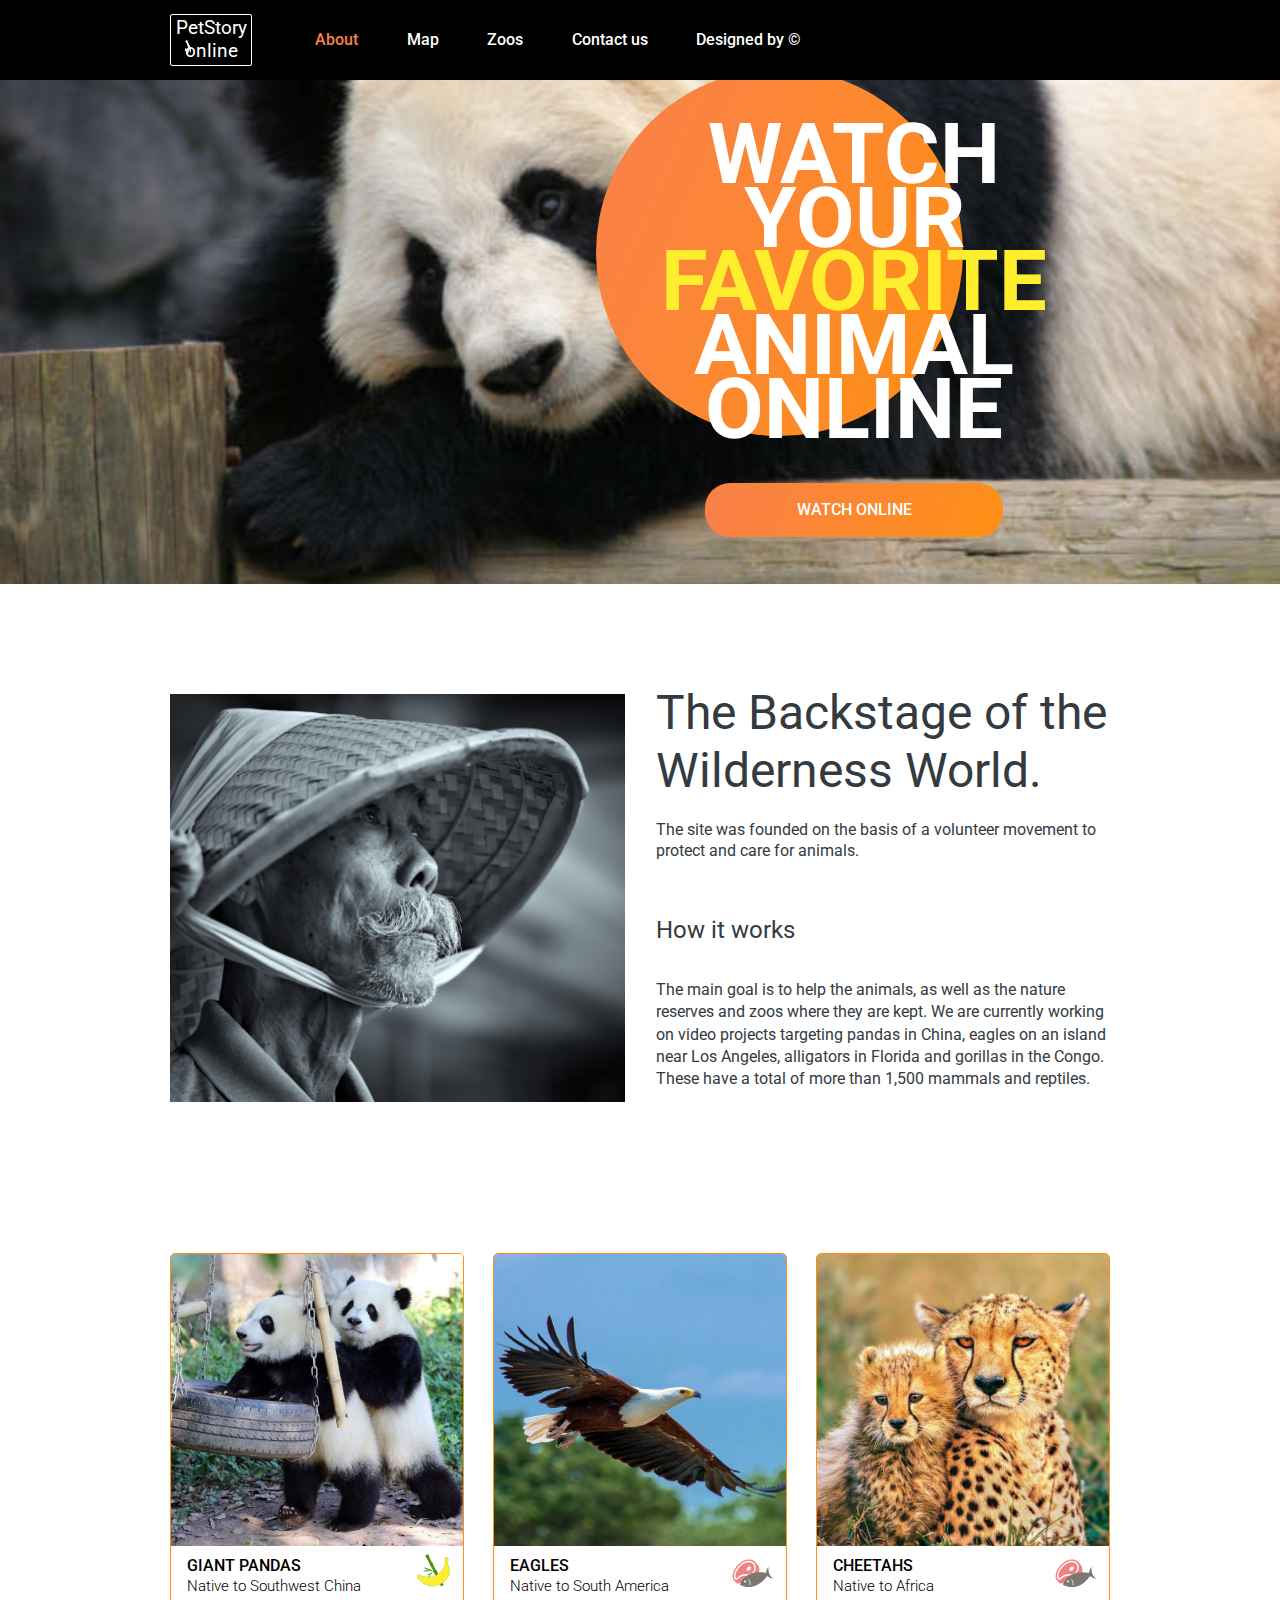
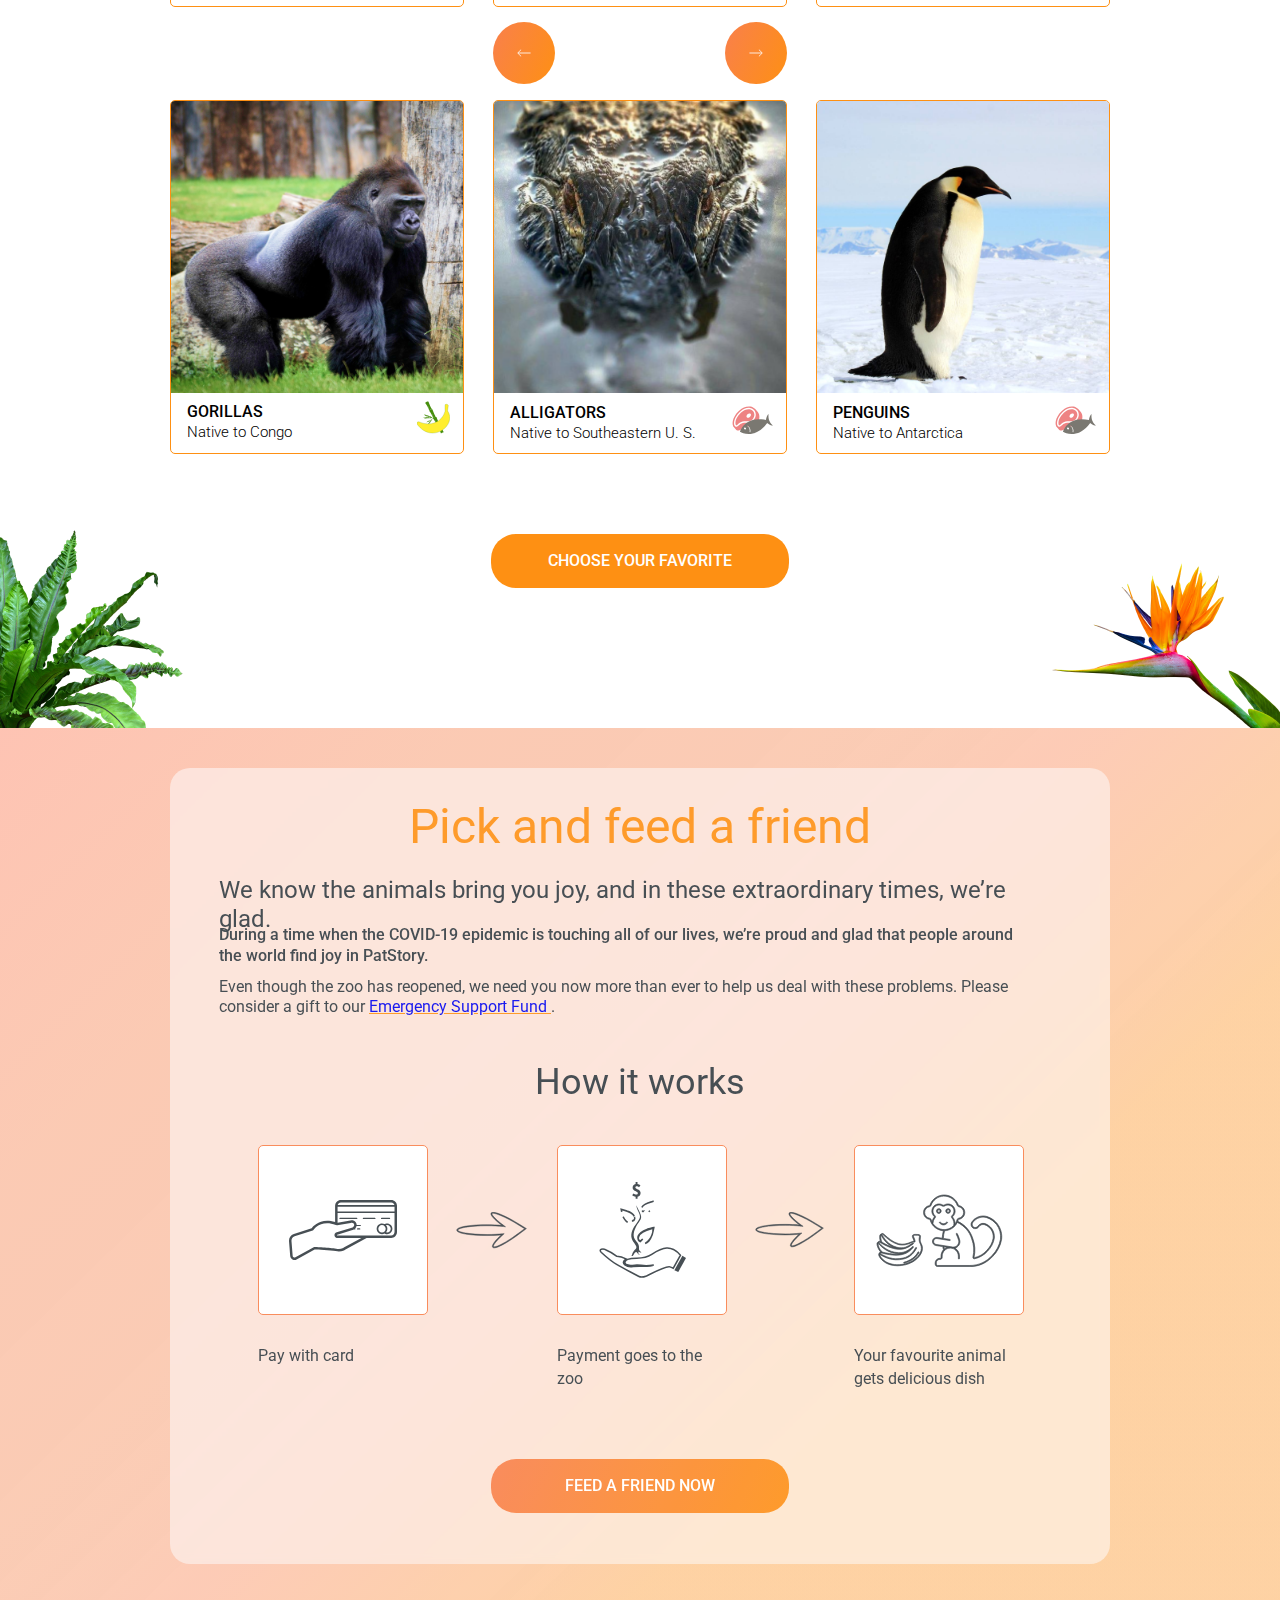
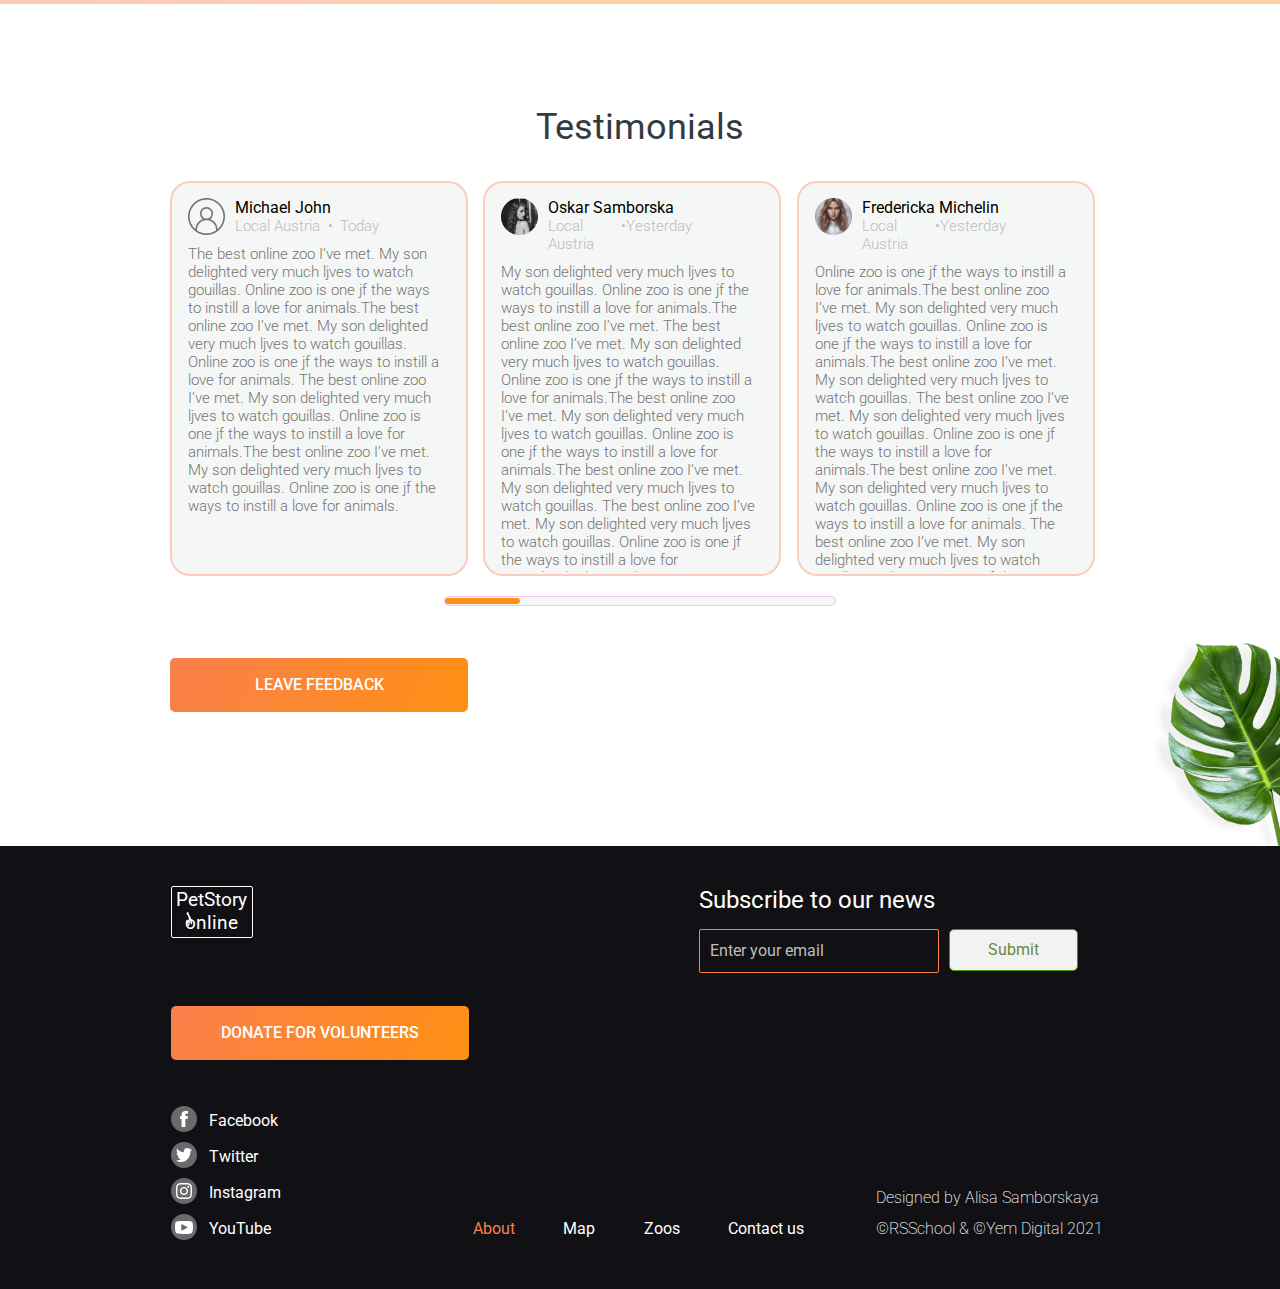
<file: online-zoo/pages/index.html>
<!DOCTYPE html>
<html lang="en">

<head>
    <meta charset="UTF-8" />
    <meta http-equiv="X-UA-Compatible" content="IE=edge" />
    <meta name="viewport" content="width=device-width, initial-scale=1.0" />
    <link rel="preconnect" href="https://fonts.gstatic.com">
    <link href="https://fonts.googleapis.com/css2?family=Roboto:wght@300;400;500;700&display=swap" rel="stylesheet">
    <link rel="stylesheet" href="style.css" />
    <title>online-zoo</title>
</head>

<body>
    <div class="wrapper-first-scr">
        <header>
            <div class="header-wrapper">
                <a href="#" class="logo-wrapper">
                    <div class="logo-picture"></div>
                    <h1 class="logo-text">PetStory online</h1>
                </a>
                <nav>
                    <ul class="nav-menu">
                        <li class="nav-menu-item"><a href="#" class="activ">About</a></li>
                        <li class="nav-menu-item"><a href="../pages/map/map.html">Map</a></li>
                        <li class="nav-menu-item"><a href="../pages/zoos/panda/panda.html">Zoos</a></li>
                        <li class="nav-menu-item"><a href="">Contact us</a></li>
                        <li class="nav-menu-item"><a href="https://www.figma.com/file/jfEFwkXVj1WRq7sUHDr8os/PetStory-online">Designed by ©</a></li>
                    </ul>
                    <svg class="burger-menu" width="18" height="10" viewBox="0 0 18 10" fill="none"
                    xmlns="http://www.w3.org/2000/svg">
                    <rect width="18" height="2" rx="1" fill="white" />
                    <rect y="4" width="18" height="2" rx="1" fill="white" />
                    <rect y="8" width="18" height="2" rx="1" fill="white" />
                </svg>
                </nav>
            </div>
        </header>
        <section class="first-section">
            <div class="ellips">
                <p class="first-section__text">
                    Watch your <span>favorite</span> animal online
                </p>
            </div>
            <a href="../pages/zoos/panda/panda.html" class="watch-online-btn">watch online</a>
        </section>
    </div>
    <section class="second-section">
        <div class="flower-decor"></div>
        <div class="second-section-wrapper">
            <div class="backstage-wrapper">
                <div class="backstage-picture"></div>
                <div class="backstage-text-wrapper">
                    <h3 class="backstage-title">
                        The Backstage of the Wilderness World.
                    </h3>
                    <p class="backstage-first-text">
                        The site was founded on the basis of a volunteer movement to
                        protect and care for animals.
                    </p>
                    <h6 class="backstage-subtitle">How it works</h6>
                    <p class="backstage-second-text">
                        The main goal is to help the animals, as well as the nature
                        reserves and zoos where they are kept. We are currently working on
                        video projects targeting pandas in China, eagles on an island near
                        Los Angeles, alligators in Florida and gorillas in the Congo.
                        These have a total of more than 1,500 mammals and reptiles.
                    </p>
                </div>
            </div>
            <div class="slider-wrapper">
                <div class="arrow arrow-left">
                    <svg width="18" height="10" viewBox="0 0 18 10" fill="none" xmlns="http://www.w3.org/2000/svg">
                        <path
                            d="M5.00179 9.10745L5.10646 9.2094L5.21112 9.10745L5.35128 8.97092L5.46159 8.86347L5.35128 8.75602L1.74841 5.24656L17 5.24656H17.15V5.09656V4.90344V4.75344H17L1.74878 4.75344L5.35129 1.24398L5.46158 1.13653L5.35128 1.02909L5.21112 0.892552L5.10646 0.790595L5.00179 0.892553L0.895334 4.89275L0.785027 5.0002L0.895338 5.10764L5.00179 9.10745Z"
                            fill="white" stroke="white" stroke-width="0.3" />
                    </svg>

                </div>

                <ul class="slider">
                    <li><a href="" class="slider-item">
                            <img class="animal-foto" src="../assets/images/giant-pandas-foto.png" alt="giant-pandas">
                            <div class="slider-item-description">
                                <div class="slider-item-text">
                                    <h4 class="slider-item-title">giant Pandas</h4>
                                    <h6 class="slider-item-subtitle">Native to Southwest China</h6>
                                </div>
                                <svg class="slider-item-icon" width="33" height="37" viewBox="0 0 33 37" fill="none"
                                    xmlns="http://www.w3.org/2000/svg">
                                    <path fill-rule="evenodd" clip-rule="evenodd"
                                        d="M24.3979 31.6248C23.9372 29.9806 22.5636 28.0496 21.4936 25.9642C22.4107 27.7517 23.3279 29.5393 24.3979 31.6248ZM26.982 31.4368C25.4555 29.2079 24.5363 26.67 23.617 24.132C22.8548 23.3928 22.2475 23.7019 21.6402 24.0109C20.5785 24.927 19.5147 25.0927 20.7334 25.9753C22.2599 28.2042 23.3299 30.2897 24.0963 32.5297C24.3999 32.3751 25.0072 32.0661 25.3109 31.9115C25.9182 31.6025 26.069 31.15 26.982 31.4368ZM20.4236 23.8787C19.9629 22.2345 18.5893 20.3036 17.5193 18.2181C18.4364 20.0056 19.3536 21.7932 20.4236 23.8787ZM16.2964 15.8347C15.9886 14.4884 14.4621 12.2595 13.545 10.472C14.4621 12.2595 15.2264 13.7492 16.4493 16.1326C16.4493 16.1326 16.4493 16.1326 16.2964 15.8347ZM18.8805 15.6467C17.5069 13.7158 16.5877 11.1778 15.5156 8.34194C14.9062 7.90062 14.2989 8.20968 13.6916 8.51875C12.6299 9.43481 11.5661 9.60048 12.7848 10.4831C14.1585 12.4141 15.3813 14.7975 16.1477 17.0375C16.4513 16.883 17.0586 16.5739 17.3623 16.4194C17.8167 15.8124 18.1204 15.6578 18.8805 15.6467ZM12.3221 8.08857C12.0144 6.74233 10.4878 4.51346 9.5707 2.7259C10.4878 4.51346 11.2521 6.00309 12.475 8.3865L12.3221 8.08857ZM14.9062 7.90062C13.5326 5.96967 12.6134 3.43172 11.5413 0.595853C10.9319 0.154533 10.3247 0.463599 9.71736 0.772666C8.65562 1.68872 7.43896 1.55647 8.81055 2.73704C10.1842 4.66799 11.4071 7.0514 12.1734 9.29142C12.4771 9.13688 13.0844 8.82782 13.2351 8.37536C13.8424 8.06629 14.1461 7.91176 14.9062 7.90062ZM14.3217 16.4639C13.105 16.3317 12.192 16.0449 10.9754 15.9126C12.192 16.0449 12.9522 16.0338 14.3217 16.4639C12.4957 15.8904 11.1261 15.4602 9.45298 15.1845C10.8225 15.6147 12.0392 15.747 13.8652 16.3205C11.8863 15.449 10.2131 15.1734 8.69076 14.4453C10.0603 14.8755 11.4298 15.3056 13.4087 16.1771C11.7334 15.1511 9.90742 14.5775 8.08139 14.004C9.90742 14.5775 11.8863 15.449 14.3217 16.4639C14.7782 16.6073 14.7782 16.6073 14.3217 16.4639ZM13.7144 16.773C13.7144 16.773 13.4107 16.9275 13.2579 16.6296C10.9774 16.663 9.00061 16.5419 7.17665 16.7187C8.84982 16.9944 10.6738 16.8176 12.4977 16.6407C10.6738 16.8176 9.15346 16.8398 7.78601 17.16C9.30632 17.1378 11.1303 16.9609 12.9542 16.7841C11.4339 16.8064 10.0665 17.1266 8.69903 17.4468C10.523 17.27 11.8904 16.9498 13.4107 16.9275C12.3469 17.0932 11.2831 17.2589 10.2193 17.4245C11.2831 17.2589 12.3469 17.0932 13.4107 16.9275C13.7144 16.773 13.7144 16.773 13.7144 16.773ZM14.6315 18.5606C14.0242 18.8696 13.5698 19.4766 12.6588 19.9402C13.2661 19.6311 13.7206 19.0242 14.6315 18.5606C13.7206 19.0242 12.6588 19.9402 11.7479 20.4038C12.6588 19.9402 13.4169 19.1787 14.3279 18.7151C13.1133 19.3332 11.8987 19.9514 10.837 20.8674C11.595 20.1059 12.8096 19.4878 14.0242 18.8696C12.8096 19.4878 11.595 20.1059 10.3805 20.724C11.595 20.1059 12.9604 19.0353 14.4787 18.2626C14.7823 18.1081 14.9352 18.406 14.6315 18.5606ZM14.7844 18.8585C14.4807 19.013 14.4807 19.013 14.4807 19.013C13.2682 20.3815 12.3593 21.5955 11.7541 22.655C12.3593 21.5955 13.2682 20.3815 14.0263 19.62C13.4211 20.6795 12.663 21.441 12.0578 22.5004C12.663 21.441 13.5719 20.227 14.1771 19.1675C13.5719 20.227 13.2703 21.1319 12.8158 21.7389C13.2703 21.1319 13.8755 20.0725 14.4807 19.013C14.1792 19.9179 13.7247 20.5249 13.5739 20.9774C14.0284 20.3704 14.0263 19.62 14.4807 19.013L14.7844 18.8585ZM15.5425 18.097C15.8461 17.9424 15.8461 17.9424 16.1498 17.7879C16.3026 18.0858 16.3026 18.0858 16.7591 18.2292C18.2856 20.4581 19.3556 22.5436 20.122 24.7836C20.4256 24.6291 21.0329 24.32 21.3366 24.1655C21.791 23.5585 22.0947 23.4039 22.8548 23.3928C21.4812 21.4618 20.562 18.9239 19.4899 16.088C18.8805 15.6467 18.2732 15.9558 17.6659 16.2648C16.9079 17.0264 16.1477 17.0375 15.9969 17.49C15.8441 17.192 15.3875 17.0486 15.2347 16.7507C15.0818 16.4528 14.6253 16.3094 13.8631 15.5702C11.8842 14.6987 8.68869 13.6949 7.01553 13.4193C7.4741 14.313 9.90948 15.3279 11.8884 16.1994C9.91155 16.0783 7.32744 16.2663 5.8092 17.0389C7.33157 17.767 12.9563 17.5345 14.6274 17.0598C14.6274 17.0598 14.931 16.9052 15.0839 17.2032C15.5404 17.3466 15.9969 17.49 16.1498 17.7879C15.8461 17.9424 15.5425 18.097 15.086 17.9536C15.086 17.9536 14.7823 18.1081 14.175 18.4172C12.5039 18.8919 10.5312 20.2716 9.46951 21.1876C10.3825 21.4744 12.2044 20.5472 13.5698 19.4766C12.6609 20.6906 11.6012 22.357 10.996 23.4165C12.3635 23.0963 14.7865 19.6089 14.9352 18.406C15.2388 18.2515 15.2388 18.2515 15.5425 18.097Z"
                                        fill="#468E0D" />
                                    <path
                                        d="M28.1743 10.2391L28.1782 10.2251L28.178 10.2106L28.0821 4.15258L28.0819 4.14258L28.0798 4.13282C28.0313 3.91061 28.1382 3.69604 28.374 3.5221C28.61 3.34807 28.9617 3.22753 29.3541 3.20456C30.1288 3.15921 31.0324 3.49436 31.4726 4.49825C31.2842 5.37437 31.1772 6.23827 31.0707 7.09719L31.0705 7.09934C30.9625 7.97054 30.8552 8.83663 30.6646 9.71396L30.6554 9.75618L30.6798 9.79179C33.1412 13.3771 33.4114 17.285 32.1986 20.8178C30.9849 24.3533 28.2846 27.5151 24.8031 29.5944C21.3223 31.6733 17.0657 32.6672 12.7422 31.8738C8.42473 31.0815 4.03183 28.5054 0.272911 23.43C0.133783 22.8475 0.0778791 22.3617 0.107862 21.9745C0.138149 21.5834 0.255102 21.3025 0.452161 21.1196C0.648968 20.937 0.941107 20.838 1.35208 20.843C1.76321 20.848 2.28406 20.9573 2.92488 21.1815C13.4167 25.5384 25.0393 21.4704 28.1743 10.2391Z"
                                        fill="#FFEE2E" stroke="#468E0D" stroke-width="0.2" />
                                </svg>


                            </div>

                        </a></li>
                    <li><a href="" class="slider-item">
                            <img class="animal-foto" src="../assets/images/eagles-foto.png" alt="eagles">
                            <div class="slider-item-description">
                                <div class="slider-item-text">
                                    <h4 class="slider-item-title">Eagles</h4>
                                    <h6 class="slider-item-subtitle">Native to South America</h6>
                                </div>
                                <svg class="slider-item-icon" width="48" height="38" viewBox="0 0 48 38" fill="none"
                                    xmlns="http://www.w3.org/2000/svg">
                                    <path fill-rule="evenodd" clip-rule="evenodd"
                                        d="M12.1024 8.98763C12.007 9.07187 11.9117 9.15603 11.8185 9.24233C11.6029 9.43749 11.3909 9.63575 11.1825 9.83643C9.38673 11.5657 7.78774 13.5437 6.6388 15.7566C5.48834 17.9723 4.80473 20.4212 4.86857 22.8281C4.89742 23.9138 5.08235 25.0666 5.71905 26.0344C5.82872 26.2012 5.95174 26.3607 6.08746 26.5105L8.36463 29.0667L8.38678 29.0916C8.64858 29.3854 8.96124 29.6409 9.32367 29.8383C9.86832 30.1349 10.5143 30.2899 11.1989 30.2324C11.7923 30.1825 12.3503 29.9796 12.8455 29.7117C13.3384 29.4451 13.7667 29.1174 14.153 28.787C14.9248 28.127 15.5508 27.46 16.2157 27.028C17.4032 26.2563 18.9418 26.0344 20.4924 25.9976C22.0522 25.9606 23.7258 26.0837 25.4829 25.6704C27.621 25.1675 29.6032 23.8826 31.0106 22.1526C32.4163 20.4246 33.2195 18.3012 33.3175 16.2136C33.4205 14.02 32.7454 11.8979 31.4229 10.2758C31.347 10.1826 31.2683 10.0918 31.1881 10.0023L28.8889 7.42128C27.5758 5.94226 25.7291 4.95535 23.68 4.65156C21.419 4.31637 19.0301 4.81379 16.8853 5.80006C15.1302 6.60705 13.5391 7.72571 12.1036 8.98791L12.1024 8.98763ZM13.1015 10.039C13.2029 9.9494 13.3064 9.86201 13.4094 9.77453C14.6485 8.72736 15.9849 7.8224 17.4115 7.16641C19.3084 6.29421 21.3912 5.87562 23.2886 6.1569C25.0997 6.4254 26.7522 7.34853 27.8593 8.70642C28.9665 10.0644 29.5422 11.8732 29.4559 13.7117C29.3738 15.4604 28.6898 17.2579 27.5278 18.6862C26.3675 20.1125 24.7063 21.1847 22.9668 21.5939C21.5246 21.9331 19.9648 21.8388 18.3093 21.878C16.6447 21.9175 14.7816 22.1269 13.1489 23.1879C12.2335 23.7828 11.5602 24.5212 10.8968 25.0886C10.5655 25.3718 10.2353 25.6182 9.90217 25.7984C9.57129 25.9774 9.23105 26.092 8.92065 26.1181C8.56527 26.1479 8.18973 26.0647 7.86883 25.8899C7.54531 25.7137 7.26245 25.4412 7.04641 25.1128C6.61192 24.4524 6.44163 23.5637 6.41667 22.6231C6.36088 20.5213 6.96316 18.329 8.003 16.3263C9.04427 14.3208 10.5172 12.4884 12.203 10.8651C12.4964 10.5826 12.7958 10.3067 13.1015 10.0391L13.1015 10.039ZM14.015 11.0754C13.7303 11.3229 13.4515 11.5814 13.1765 11.8464C11.5957 13.3687 10.2429 15.0624 9.30423 16.8702C8.36992 18.6697 7.84517 20.6174 7.89322 22.4282C7.9145 23.2306 8.07096 23.8673 8.3126 24.2345C8.42989 24.4129 8.57284 24.5386 8.68817 24.6014C8.7958 24.66 8.91341 24.675 8.95477 24.6715C8.99586 24.668 9.12851 24.6375 9.30237 24.5435C9.48293 24.4458 9.71956 24.2773 9.99852 24.0387C10.5587 23.5597 11.2768 22.7532 12.4311 22.0031C14.4883 20.6662 16.6608 20.4686 18.4343 20.4266C20.181 20.3852 21.6323 20.4522 22.7742 20.1836C24.1336 19.8638 25.489 18.9942 26.4137 17.8576C27.3432 16.7149 27.9135 15.2281 27.9805 13.8025C28.0509 12.3028 27.5697 10.7926 26.6678 9.6864C25.7663 8.58064 24.3881 7.81122 22.9156 7.59289C21.3648 7.36301 19.5739 7.70641 17.9135 8.46987C16.6568 9.04773 15.447 9.86075 14.3003 10.8301C14.2046 10.9107 14.1096 10.9926 14.015 11.0754L14.015 11.0754ZM20.7828 13.0188C21.3287 12.5367 21.9803 12.2182 22.5945 12.1335C23.2086 12.0487 23.7349 12.2046 24.0576 12.5668C24.3803 12.929 24.4729 13.4679 24.3152 14.065C24.1574 14.662 23.7621 15.2683 23.2163 15.7504C22.946 15.9891 22.6469 16.1902 22.3361 16.3421C22.0252 16.494 21.7087 16.5938 21.4046 16.6358C21.1005 16.6778 20.8148 16.6611 20.5637 16.5868C20.3127 16.5124 20.1012 16.3818 19.9414 16.2025C19.7816 16.0231 19.6767 15.7985 19.6325 15.5414C19.5883 15.2843 19.6057 14.9999 19.6839 14.7042C19.762 14.4086 19.8993 14.1076 20.0878 13.8184C20.2764 13.5292 20.5126 13.2575 20.7828 13.0188Z"
                                        fill="#EE8383" />
                                    <path
                                        d="M43.0601 12.6643C40.6263 14.7946 40.3335 18.9017 40.3335 18.9017C17.3127 14.1778 12.6895 31.507 12.6895 31.507C12.6895 31.507 27.8866 41.1244 41.5923 22.1098C41.5923 22.1098 44.6038 24.9317 47.8436 24.854C47.8436 24.854 45.0254 22.6969 43.7413 19.4247C42.4578 16.1528 43.0601 12.6643 43.0601 12.6643ZM18.4785 29.0471C17.9389 29.2571 17.3127 28.9456 17.0797 28.3518C16.8466 27.7579 17.095 27.1066 17.6346 26.8966C18.1742 26.6866 18.8003 26.9977 19.0334 27.5916C19.2664 28.1855 19.0182 28.8372 18.4785 29.0471ZM23.6784 31.7048C23.652 31.8369 23.5659 31.9339 23.4568 31.9764C23.3868 32.0037 23.3061 32.008 23.2249 31.9828C23.0198 31.9205 22.8891 31.694 22.9337 31.4778C23.7378 27.5875 20.8214 25.7965 20.6976 25.722C20.5083 25.6094 20.4297 25.3599 20.522 25.1648C20.6134 24.9696 20.8403 24.9016 21.03 25.0132C21.0659 25.0348 24.6125 27.1863 23.6784 31.7048Z"
                                        fill="#7A7871" />
                                </svg>


                            </div>
                        </a></li>               
                        <li><a href="" class="slider-item">
                            <img class="animal-foto" src="../assets/images/cheetahs.png" alt="cheetahs">
                            <div class="slider-item-description">
                                <div class="slider-item-text">
                                    <h4 class="slider-item-title">cheetahs</h4>
                                    <h6 class="slider-item-subtitle">Native to Africa</h6>
                                </div>
                                <svg class="slider-item-icon" width="48" height="38" viewBox="0 0 48 38" fill="none"
                                    xmlns="http://www.w3.org/2000/svg">
                                    <path fill-rule="evenodd" clip-rule="evenodd"
                                        d="M12.1024 8.98763C12.007 9.07187 11.9117 9.15603 11.8185 9.24233C11.6029 9.43749 11.3909 9.63575 11.1825 9.83643C9.38673 11.5657 7.78774 13.5437 6.6388 15.7566C5.48834 17.9723 4.80473 20.4212 4.86857 22.8281C4.89742 23.9138 5.08235 25.0666 5.71905 26.0344C5.82872 26.2012 5.95174 26.3607 6.08746 26.5105L8.36463 29.0667L8.38678 29.0916C8.64858 29.3854 8.96124 29.6409 9.32367 29.8383C9.86832 30.1349 10.5143 30.2899 11.1989 30.2324C11.7923 30.1825 12.3503 29.9796 12.8455 29.7117C13.3384 29.4451 13.7667 29.1174 14.153 28.787C14.9248 28.127 15.5508 27.46 16.2157 27.028C17.4032 26.2563 18.9418 26.0344 20.4924 25.9976C22.0522 25.9606 23.7258 26.0837 25.4829 25.6704C27.621 25.1675 29.6032 23.8826 31.0106 22.1526C32.4163 20.4246 33.2195 18.3012 33.3175 16.2136C33.4205 14.02 32.7454 11.8979 31.4229 10.2758C31.347 10.1826 31.2683 10.0918 31.1881 10.0023L28.8889 7.42128C27.5758 5.94226 25.7291 4.95535 23.68 4.65156C21.419 4.31637 19.0301 4.81379 16.8853 5.80006C15.1302 6.60705 13.5391 7.72571 12.1036 8.98791L12.1024 8.98763ZM13.1015 10.039C13.2029 9.9494 13.3064 9.86201 13.4094 9.77453C14.6485 8.72736 15.9849 7.8224 17.4115 7.16641C19.3084 6.29421 21.3912 5.87562 23.2886 6.1569C25.0997 6.4254 26.7522 7.34853 27.8593 8.70642C28.9665 10.0644 29.5422 11.8732 29.4559 13.7117C29.3738 15.4604 28.6898 17.2579 27.5278 18.6862C26.3675 20.1125 24.7063 21.1847 22.9668 21.5939C21.5246 21.9331 19.9648 21.8388 18.3093 21.878C16.6447 21.9175 14.7816 22.1269 13.1489 23.1879C12.2335 23.7828 11.5602 24.5212 10.8968 25.0886C10.5655 25.3718 10.2353 25.6182 9.90217 25.7984C9.57129 25.9774 9.23105 26.092 8.92065 26.1181C8.56527 26.1479 8.18973 26.0647 7.86883 25.8899C7.54531 25.7137 7.26245 25.4412 7.04641 25.1128C6.61192 24.4524 6.44163 23.5637 6.41667 22.6231C6.36088 20.5213 6.96316 18.329 8.003 16.3263C9.04427 14.3208 10.5172 12.4884 12.203 10.8651C12.4964 10.5826 12.7958 10.3067 13.1015 10.0391L13.1015 10.039ZM14.015 11.0754C13.7303 11.3229 13.4515 11.5814 13.1765 11.8464C11.5957 13.3687 10.2429 15.0624 9.30423 16.8702C8.36992 18.6697 7.84517 20.6174 7.89322 22.4282C7.9145 23.2306 8.07096 23.8673 8.3126 24.2345C8.42989 24.4129 8.57284 24.5386 8.68817 24.6014C8.7958 24.66 8.91341 24.675 8.95477 24.6715C8.99586 24.668 9.12851 24.6375 9.30237 24.5435C9.48293 24.4458 9.71956 24.2773 9.99852 24.0387C10.5587 23.5597 11.2768 22.7532 12.4311 22.0031C14.4883 20.6662 16.6608 20.4686 18.4343 20.4266C20.181 20.3852 21.6323 20.4522 22.7742 20.1836C24.1336 19.8638 25.489 18.9942 26.4137 17.8576C27.3432 16.7149 27.9135 15.2281 27.9805 13.8025C28.0509 12.3028 27.5697 10.7926 26.6678 9.6864C25.7663 8.58064 24.3881 7.81122 22.9156 7.59289C21.3648 7.36301 19.5739 7.70641 17.9135 8.46987C16.6568 9.04773 15.447 9.86075 14.3003 10.8301C14.2046 10.9107 14.1096 10.9926 14.015 11.0754L14.015 11.0754ZM20.7828 13.0188C21.3287 12.5367 21.9803 12.2182 22.5945 12.1335C23.2086 12.0487 23.7349 12.2046 24.0576 12.5668C24.3803 12.929 24.4729 13.4679 24.3152 14.065C24.1574 14.662 23.7621 15.2683 23.2163 15.7504C22.946 15.9891 22.6469 16.1902 22.3361 16.3421C22.0252 16.494 21.7087 16.5938 21.4046 16.6358C21.1005 16.6778 20.8148 16.6611 20.5637 16.5868C20.3127 16.5124 20.1012 16.3818 19.9414 16.2025C19.7816 16.0231 19.6767 15.7985 19.6325 15.5414C19.5883 15.2843 19.6057 14.9999 19.6839 14.7042C19.762 14.4086 19.8993 14.1076 20.0878 13.8184C20.2764 13.5292 20.5126 13.2575 20.7828 13.0188Z"
                                        fill="#EE8383" />
                                    <path
                                        d="M43.0601 12.6643C40.6263 14.7946 40.3335 18.9017 40.3335 18.9017C17.3127 14.1778 12.6895 31.507 12.6895 31.507C12.6895 31.507 27.8866 41.1244 41.5923 22.1098C41.5923 22.1098 44.6038 24.9317 47.8436 24.854C47.8436 24.854 45.0254 22.6969 43.7413 19.4247C42.4578 16.1528 43.0601 12.6643 43.0601 12.6643ZM18.4785 29.0471C17.9389 29.2571 17.3127 28.9456 17.0797 28.3518C16.8466 27.7579 17.095 27.1066 17.6346 26.8966C18.1742 26.6866 18.8003 26.9977 19.0334 27.5916C19.2664 28.1855 19.0182 28.8372 18.4785 29.0471ZM23.6784 31.7048C23.652 31.8369 23.5659 31.9339 23.4568 31.9764C23.3868 32.0037 23.3061 32.008 23.2249 31.9828C23.0198 31.9205 22.8891 31.694 22.9337 31.4778C23.7378 27.5875 20.8214 25.7965 20.6976 25.722C20.5083 25.6094 20.4297 25.3599 20.522 25.1648C20.6134 24.9696 20.8403 24.9016 21.03 25.0132C21.0659 25.0348 24.6125 27.1863 23.6784 31.7048Z"
                                        fill="#7A7871" />
                                </svg>

                            </div>
                        </a></li>
                        <li><a href="" class="slider-item">
                            <img class="animal-foto" src="../assets/images/gorillas-foto.png" alt="gorillas">
                            <div class="slider-item-description">
                                <div class="slider-item-text">
                                    <h4 class="slider-item-title">Gorillas</h4>
                                    <h6 class="slider-item-subtitle">Native to Congo</h6>
                                </div>
                                <svg class="slider-item-icon" width="33" height="37" viewBox="0 0 33 37" fill="none"
                                    xmlns="http://www.w3.org/2000/svg">
                                    <path fill-rule="evenodd" clip-rule="evenodd"
                                        d="M24.3979 31.6248C23.9372 29.9806 22.5636 28.0496 21.4936 25.9642C22.4107 27.7517 23.3279 29.5393 24.3979 31.6248ZM26.982 31.4368C25.4555 29.2079 24.5363 26.67 23.617 24.132C22.8548 23.3928 22.2475 23.7019 21.6402 24.0109C20.5785 24.927 19.5147 25.0927 20.7334 25.9753C22.2599 28.2042 23.3299 30.2897 24.0963 32.5297C24.3999 32.3751 25.0072 32.0661 25.3109 31.9115C25.9182 31.6025 26.069 31.15 26.982 31.4368ZM20.4236 23.8787C19.9629 22.2345 18.5893 20.3036 17.5193 18.2181C18.4364 20.0056 19.3536 21.7932 20.4236 23.8787ZM16.2964 15.8347C15.9886 14.4884 14.4621 12.2595 13.545 10.472C14.4621 12.2595 15.2264 13.7492 16.4493 16.1326C16.4493 16.1326 16.4493 16.1326 16.2964 15.8347ZM18.8805 15.6467C17.5069 13.7158 16.5877 11.1778 15.5156 8.34194C14.9062 7.90062 14.2989 8.20968 13.6916 8.51875C12.6299 9.43481 11.5661 9.60048 12.7848 10.4831C14.1585 12.4141 15.3813 14.7975 16.1477 17.0375C16.4513 16.883 17.0586 16.5739 17.3623 16.4194C17.8167 15.8124 18.1204 15.6578 18.8805 15.6467ZM12.3221 8.08857C12.0144 6.74233 10.4878 4.51346 9.5707 2.7259C10.4878 4.51346 11.2521 6.00309 12.475 8.3865L12.3221 8.08857ZM14.9062 7.90062C13.5326 5.96967 12.6134 3.43172 11.5413 0.595853C10.9319 0.154533 10.3247 0.463599 9.71736 0.772666C8.65562 1.68872 7.43896 1.55647 8.81055 2.73704C10.1842 4.66799 11.4071 7.0514 12.1734 9.29142C12.4771 9.13688 13.0844 8.82782 13.2351 8.37536C13.8424 8.06629 14.1461 7.91176 14.9062 7.90062ZM14.3217 16.4639C13.105 16.3317 12.192 16.0449 10.9754 15.9126C12.192 16.0449 12.9522 16.0338 14.3217 16.4639C12.4957 15.8904 11.1261 15.4602 9.45298 15.1845C10.8225 15.6147 12.0392 15.747 13.8652 16.3205C11.8863 15.449 10.2131 15.1734 8.69076 14.4453C10.0603 14.8755 11.4298 15.3056 13.4087 16.1771C11.7334 15.1511 9.90742 14.5775 8.08139 14.004C9.90742 14.5775 11.8863 15.449 14.3217 16.4639C14.7782 16.6073 14.7782 16.6073 14.3217 16.4639ZM13.7144 16.773C13.7144 16.773 13.4107 16.9275 13.2579 16.6296C10.9774 16.663 9.00061 16.5419 7.17665 16.7187C8.84982 16.9944 10.6738 16.8176 12.4977 16.6407C10.6738 16.8176 9.15346 16.8398 7.78601 17.16C9.30632 17.1378 11.1303 16.9609 12.9542 16.7841C11.4339 16.8064 10.0665 17.1266 8.69903 17.4468C10.523 17.27 11.8904 16.9498 13.4107 16.9275C12.3469 17.0932 11.2831 17.2589 10.2193 17.4245C11.2831 17.2589 12.3469 17.0932 13.4107 16.9275C13.7144 16.773 13.7144 16.773 13.7144 16.773ZM14.6315 18.5606C14.0242 18.8696 13.5698 19.4766 12.6588 19.9402C13.2661 19.6311 13.7206 19.0242 14.6315 18.5606C13.7206 19.0242 12.6588 19.9402 11.7479 20.4038C12.6588 19.9402 13.4169 19.1787 14.3279 18.7151C13.1133 19.3332 11.8987 19.9514 10.837 20.8674C11.595 20.1059 12.8096 19.4878 14.0242 18.8696C12.8096 19.4878 11.595 20.1059 10.3805 20.724C11.595 20.1059 12.9604 19.0353 14.4787 18.2626C14.7823 18.1081 14.9352 18.406 14.6315 18.5606ZM14.7844 18.8585C14.4807 19.013 14.4807 19.013 14.4807 19.013C13.2682 20.3815 12.3593 21.5955 11.7541 22.655C12.3593 21.5955 13.2682 20.3815 14.0263 19.62C13.4211 20.6795 12.663 21.441 12.0578 22.5004C12.663 21.441 13.5719 20.227 14.1771 19.1675C13.5719 20.227 13.2703 21.1319 12.8158 21.7389C13.2703 21.1319 13.8755 20.0725 14.4807 19.013C14.1792 19.9179 13.7247 20.5249 13.5739 20.9774C14.0284 20.3704 14.0263 19.62 14.4807 19.013L14.7844 18.8585ZM15.5425 18.097C15.8461 17.9424 15.8461 17.9424 16.1498 17.7879C16.3026 18.0858 16.3026 18.0858 16.7591 18.2292C18.2856 20.4581 19.3556 22.5436 20.122 24.7836C20.4256 24.6291 21.0329 24.32 21.3366 24.1655C21.791 23.5585 22.0947 23.4039 22.8548 23.3928C21.4812 21.4618 20.562 18.9239 19.4899 16.088C18.8805 15.6467 18.2732 15.9558 17.6659 16.2648C16.9079 17.0264 16.1477 17.0375 15.9969 17.49C15.8441 17.192 15.3875 17.0486 15.2347 16.7507C15.0818 16.4528 14.6253 16.3094 13.8631 15.5702C11.8842 14.6987 8.68869 13.6949 7.01553 13.4193C7.4741 14.313 9.90948 15.3279 11.8884 16.1994C9.91155 16.0783 7.32744 16.2663 5.8092 17.0389C7.33157 17.767 12.9563 17.5345 14.6274 17.0598C14.6274 17.0598 14.931 16.9052 15.0839 17.2032C15.5404 17.3466 15.9969 17.49 16.1498 17.7879C15.8461 17.9424 15.5425 18.097 15.086 17.9536C15.086 17.9536 14.7823 18.1081 14.175 18.4172C12.5039 18.8919 10.5312 20.2716 9.46951 21.1876C10.3825 21.4744 12.2044 20.5472 13.5698 19.4766C12.6609 20.6906 11.6012 22.357 10.996 23.4165C12.3635 23.0963 14.7865 19.6089 14.9352 18.406C15.2388 18.2515 15.2388 18.2515 15.5425 18.097Z"
                                        fill="#468E0D" />
                                    <path
                                        d="M28.1743 10.2391L28.1782 10.2251L28.178 10.2106L28.0821 4.15258L28.0819 4.14258L28.0798 4.13282C28.0313 3.91061 28.1382 3.69604 28.374 3.5221C28.61 3.34807 28.9617 3.22753 29.3541 3.20456C30.1288 3.15921 31.0324 3.49436 31.4726 4.49825C31.2842 5.37437 31.1772 6.23827 31.0707 7.09719L31.0705 7.09934C30.9625 7.97054 30.8552 8.83663 30.6646 9.71396L30.6554 9.75618L30.6798 9.79179C33.1412 13.3771 33.4114 17.285 32.1986 20.8178C30.9849 24.3533 28.2846 27.5151 24.8031 29.5944C21.3223 31.6733 17.0657 32.6672 12.7422 31.8738C8.42473 31.0815 4.03183 28.5054 0.272911 23.43C0.133783 22.8475 0.0778791 22.3617 0.107862 21.9745C0.138149 21.5834 0.255102 21.3025 0.452161 21.1196C0.648968 20.937 0.941107 20.838 1.35208 20.843C1.76321 20.848 2.28406 20.9573 2.92488 21.1815C13.4167 25.5384 25.0393 21.4704 28.1743 10.2391Z"
                                        fill="#FFEE2E" stroke="#468E0D" stroke-width="0.2" />
                                </svg>
                            </div>
                        </a></li>
                 <!--    <li><a href="" class="slider-item">
                            <img class="animal-foto" src="../assets/images/two-toeds-sloth-foto.png" alt="two-toeds-sloth">
                            <div class="slider-item-description">
                                <div class="slider-item-text">
                                    <h4 class="slider-item-title">Two-toed Sloth</h4>
                                    <h6 class="slider-item-subtitle">Mesoamerica, South America</h6>
                                </div>
                                <svg class="slider-item-icon" width="33" height="37" viewBox="0 0 33 37" fill="none"
                                    xmlns="http://www.w3.org/2000/svg">
                                    <path fill-rule="evenodd" clip-rule="evenodd"
                                        d="M24.3979 31.6248C23.9372 29.9806 22.5636 28.0496 21.4936 25.9642C22.4107 27.7517 23.3279 29.5393 24.3979 31.6248ZM26.982 31.4368C25.4555 29.2079 24.5363 26.67 23.617 24.132C22.8548 23.3928 22.2475 23.7019 21.6402 24.0109C20.5785 24.927 19.5147 25.0927 20.7334 25.9753C22.2599 28.2042 23.3299 30.2897 24.0963 32.5297C24.3999 32.3751 25.0072 32.0661 25.3109 31.9115C25.9182 31.6025 26.069 31.15 26.982 31.4368ZM20.4236 23.8787C19.9629 22.2345 18.5893 20.3036 17.5193 18.2181C18.4364 20.0056 19.3536 21.7932 20.4236 23.8787ZM16.2964 15.8347C15.9886 14.4884 14.4621 12.2595 13.545 10.472C14.4621 12.2595 15.2264 13.7492 16.4493 16.1326C16.4493 16.1326 16.4493 16.1326 16.2964 15.8347ZM18.8805 15.6467C17.5069 13.7158 16.5877 11.1778 15.5156 8.34194C14.9062 7.90062 14.2989 8.20968 13.6916 8.51875C12.6299 9.43481 11.5661 9.60048 12.7848 10.4831C14.1585 12.4141 15.3813 14.7975 16.1477 17.0375C16.4513 16.883 17.0586 16.5739 17.3623 16.4194C17.8167 15.8124 18.1204 15.6578 18.8805 15.6467ZM12.3221 8.08857C12.0144 6.74233 10.4878 4.51346 9.5707 2.7259C10.4878 4.51346 11.2521 6.00309 12.475 8.3865L12.3221 8.08857ZM14.9062 7.90062C13.5326 5.96967 12.6134 3.43172 11.5413 0.595853C10.9319 0.154533 10.3247 0.463599 9.71736 0.772666C8.65562 1.68872 7.43896 1.55647 8.81055 2.73704C10.1842 4.66799 11.4071 7.0514 12.1734 9.29142C12.4771 9.13688 13.0844 8.82782 13.2351 8.37536C13.8424 8.06629 14.1461 7.91176 14.9062 7.90062ZM14.3217 16.4639C13.105 16.3317 12.192 16.0449 10.9754 15.9126C12.192 16.0449 12.9522 16.0338 14.3217 16.4639C12.4957 15.8904 11.1261 15.4602 9.45298 15.1845C10.8225 15.6147 12.0392 15.747 13.8652 16.3205C11.8863 15.449 10.2131 15.1734 8.69076 14.4453C10.0603 14.8755 11.4298 15.3056 13.4087 16.1771C11.7334 15.1511 9.90742 14.5775 8.08139 14.004C9.90742 14.5775 11.8863 15.449 14.3217 16.4639C14.7782 16.6073 14.7782 16.6073 14.3217 16.4639ZM13.7144 16.773C13.7144 16.773 13.4107 16.9275 13.2579 16.6296C10.9774 16.663 9.00061 16.5419 7.17665 16.7187C8.84982 16.9944 10.6738 16.8176 12.4977 16.6407C10.6738 16.8176 9.15346 16.8398 7.78601 17.16C9.30632 17.1378 11.1303 16.9609 12.9542 16.7841C11.4339 16.8064 10.0665 17.1266 8.69903 17.4468C10.523 17.27 11.8904 16.9498 13.4107 16.9275C12.3469 17.0932 11.2831 17.2589 10.2193 17.4245C11.2831 17.2589 12.3469 17.0932 13.4107 16.9275C13.7144 16.773 13.7144 16.773 13.7144 16.773ZM14.6315 18.5606C14.0242 18.8696 13.5698 19.4766 12.6588 19.9402C13.2661 19.6311 13.7206 19.0242 14.6315 18.5606C13.7206 19.0242 12.6588 19.9402 11.7479 20.4038C12.6588 19.9402 13.4169 19.1787 14.3279 18.7151C13.1133 19.3332 11.8987 19.9514 10.837 20.8674C11.595 20.1059 12.8096 19.4878 14.0242 18.8696C12.8096 19.4878 11.595 20.1059 10.3805 20.724C11.595 20.1059 12.9604 19.0353 14.4787 18.2626C14.7823 18.1081 14.9352 18.406 14.6315 18.5606ZM14.7844 18.8585C14.4807 19.013 14.4807 19.013 14.4807 19.013C13.2682 20.3815 12.3593 21.5955 11.7541 22.655C12.3593 21.5955 13.2682 20.3815 14.0263 19.62C13.4211 20.6795 12.663 21.441 12.0578 22.5004C12.663 21.441 13.5719 20.227 14.1771 19.1675C13.5719 20.227 13.2703 21.1319 12.8158 21.7389C13.2703 21.1319 13.8755 20.0725 14.4807 19.013C14.1792 19.9179 13.7247 20.5249 13.5739 20.9774C14.0284 20.3704 14.0263 19.62 14.4807 19.013L14.7844 18.8585ZM15.5425 18.097C15.8461 17.9424 15.8461 17.9424 16.1498 17.7879C16.3026 18.0858 16.3026 18.0858 16.7591 18.2292C18.2856 20.4581 19.3556 22.5436 20.122 24.7836C20.4256 24.6291 21.0329 24.32 21.3366 24.1655C21.791 23.5585 22.0947 23.4039 22.8548 23.3928C21.4812 21.4618 20.562 18.9239 19.4899 16.088C18.8805 15.6467 18.2732 15.9558 17.6659 16.2648C16.9079 17.0264 16.1477 17.0375 15.9969 17.49C15.8441 17.192 15.3875 17.0486 15.2347 16.7507C15.0818 16.4528 14.6253 16.3094 13.8631 15.5702C11.8842 14.6987 8.68869 13.6949 7.01553 13.4193C7.4741 14.313 9.90948 15.3279 11.8884 16.1994C9.91155 16.0783 7.32744 16.2663 5.8092 17.0389C7.33157 17.767 12.9563 17.5345 14.6274 17.0598C14.6274 17.0598 14.931 16.9052 15.0839 17.2032C15.5404 17.3466 15.9969 17.49 16.1498 17.7879C15.8461 17.9424 15.5425 18.097 15.086 17.9536C15.086 17.9536 14.7823 18.1081 14.175 18.4172C12.5039 18.8919 10.5312 20.2716 9.46951 21.1876C10.3825 21.4744 12.2044 20.5472 13.5698 19.4766C12.6609 20.6906 11.6012 22.357 10.996 23.4165C12.3635 23.0963 14.7865 19.6089 14.9352 18.406C15.2388 18.2515 15.2388 18.2515 15.5425 18.097Z"
                                        fill="#468E0D" />
                                    <path
                                        d="M28.1743 10.2391L28.1782 10.2251L28.178 10.2106L28.0821 4.15258L28.0819 4.14258L28.0798 4.13282C28.0313 3.91061 28.1382 3.69604 28.374 3.5221C28.61 3.34807 28.9617 3.22753 29.3541 3.20456C30.1288 3.15921 31.0324 3.49436 31.4726 4.49825C31.2842 5.37437 31.1772 6.23827 31.0707 7.09719L31.0705 7.09934C30.9625 7.97054 30.8552 8.83663 30.6646 9.71396L30.6554 9.75618L30.6798 9.79179C33.1412 13.3771 33.4114 17.285 32.1986 20.8178C30.9849 24.3533 28.2846 27.5151 24.8031 29.5944C21.3223 31.6733 17.0657 32.6672 12.7422 31.8738C8.42473 31.0815 4.03183 28.5054 0.272911 23.43C0.133783 22.8475 0.0778791 22.3617 0.107862 21.9745C0.138149 21.5834 0.255102 21.3025 0.452161 21.1196C0.648968 20.937 0.941107 20.838 1.35208 20.843C1.76321 20.848 2.28406 20.9573 2.92488 21.1815C13.4167 25.5384 25.0393 21.4704 28.1743 10.2391Z"
                                        fill="#FFEE2E" stroke="#468E0D" stroke-width="0.2" />
                                </svg>
                            </div>

                        </a></li> -->
                        <li><a href="" class="slider-item">
                            <img class="animal-foto" src="../assets/images/alligator-slide-1000.png" alt="alligator">
                            <div class="slider-item-description">
                                <div class="slider-item-text">
                                    <h4 class="slider-item-title">Alligators</h4>
                                    <h6 class="slider-item-subtitle">Native to Southeastern U. S.</h6>
                                </div>
                                <svg class="slider-item-icon" width="48" height="38" viewBox="0 0 48 38" fill="none"
                                xmlns="http://www.w3.org/2000/svg">
                                <path fill-rule="evenodd" clip-rule="evenodd"
                                    d="M12.1024 8.98763C12.007 9.07187 11.9117 9.15603 11.8185 9.24233C11.6029 9.43749 11.3909 9.63575 11.1825 9.83643C9.38673 11.5657 7.78774 13.5437 6.6388 15.7566C5.48834 17.9723 4.80473 20.4212 4.86857 22.8281C4.89742 23.9138 5.08235 25.0666 5.71905 26.0344C5.82872 26.2012 5.95174 26.3607 6.08746 26.5105L8.36463 29.0667L8.38678 29.0916C8.64858 29.3854 8.96124 29.6409 9.32367 29.8383C9.86832 30.1349 10.5143 30.2899 11.1989 30.2324C11.7923 30.1825 12.3503 29.9796 12.8455 29.7117C13.3384 29.4451 13.7667 29.1174 14.153 28.787C14.9248 28.127 15.5508 27.46 16.2157 27.028C17.4032 26.2563 18.9418 26.0344 20.4924 25.9976C22.0522 25.9606 23.7258 26.0837 25.4829 25.6704C27.621 25.1675 29.6032 23.8826 31.0106 22.1526C32.4163 20.4246 33.2195 18.3012 33.3175 16.2136C33.4205 14.02 32.7454 11.8979 31.4229 10.2758C31.347 10.1826 31.2683 10.0918 31.1881 10.0023L28.8889 7.42128C27.5758 5.94226 25.7291 4.95535 23.68 4.65156C21.419 4.31637 19.0301 4.81379 16.8853 5.80006C15.1302 6.60705 13.5391 7.72571 12.1036 8.98791L12.1024 8.98763ZM13.1015 10.039C13.2029 9.9494 13.3064 9.86201 13.4094 9.77453C14.6485 8.72736 15.9849 7.8224 17.4115 7.16641C19.3084 6.29421 21.3912 5.87562 23.2886 6.1569C25.0997 6.4254 26.7522 7.34853 27.8593 8.70642C28.9665 10.0644 29.5422 11.8732 29.4559 13.7117C29.3738 15.4604 28.6898 17.2579 27.5278 18.6862C26.3675 20.1125 24.7063 21.1847 22.9668 21.5939C21.5246 21.9331 19.9648 21.8388 18.3093 21.878C16.6447 21.9175 14.7816 22.1269 13.1489 23.1879C12.2335 23.7828 11.5602 24.5212 10.8968 25.0886C10.5655 25.3718 10.2353 25.6182 9.90217 25.7984C9.57129 25.9774 9.23105 26.092 8.92065 26.1181C8.56527 26.1479 8.18973 26.0647 7.86883 25.8899C7.54531 25.7137 7.26245 25.4412 7.04641 25.1128C6.61192 24.4524 6.44163 23.5637 6.41667 22.6231C6.36088 20.5213 6.96316 18.329 8.003 16.3263C9.04427 14.3208 10.5172 12.4884 12.203 10.8651C12.4964 10.5826 12.7958 10.3067 13.1015 10.0391L13.1015 10.039ZM14.015 11.0754C13.7303 11.3229 13.4515 11.5814 13.1765 11.8464C11.5957 13.3687 10.2429 15.0624 9.30423 16.8702C8.36992 18.6697 7.84517 20.6174 7.89322 22.4282C7.9145 23.2306 8.07096 23.8673 8.3126 24.2345C8.42989 24.4129 8.57284 24.5386 8.68817 24.6014C8.7958 24.66 8.91341 24.675 8.95477 24.6715C8.99586 24.668 9.12851 24.6375 9.30237 24.5435C9.48293 24.4458 9.71956 24.2773 9.99852 24.0387C10.5587 23.5597 11.2768 22.7532 12.4311 22.0031C14.4883 20.6662 16.6608 20.4686 18.4343 20.4266C20.181 20.3852 21.6323 20.4522 22.7742 20.1836C24.1336 19.8638 25.489 18.9942 26.4137 17.8576C27.3432 16.7149 27.9135 15.2281 27.9805 13.8025C28.0509 12.3028 27.5697 10.7926 26.6678 9.6864C25.7663 8.58064 24.3881 7.81122 22.9156 7.59289C21.3648 7.36301 19.5739 7.70641 17.9135 8.46987C16.6568 9.04773 15.447 9.86075 14.3003 10.8301C14.2046 10.9107 14.1096 10.9926 14.015 11.0754L14.015 11.0754ZM20.7828 13.0188C21.3287 12.5367 21.9803 12.2182 22.5945 12.1335C23.2086 12.0487 23.7349 12.2046 24.0576 12.5668C24.3803 12.929 24.4729 13.4679 24.3152 14.065C24.1574 14.662 23.7621 15.2683 23.2163 15.7504C22.946 15.9891 22.6469 16.1902 22.3361 16.3421C22.0252 16.494 21.7087 16.5938 21.4046 16.6358C21.1005 16.6778 20.8148 16.6611 20.5637 16.5868C20.3127 16.5124 20.1012 16.3818 19.9414 16.2025C19.7816 16.0231 19.6767 15.7985 19.6325 15.5414C19.5883 15.2843 19.6057 14.9999 19.6839 14.7042C19.762 14.4086 19.8993 14.1076 20.0878 13.8184C20.2764 13.5292 20.5126 13.2575 20.7828 13.0188Z"
                                    fill="#EE8383" />
                                <path
                                    d="M43.0601 12.6643C40.6263 14.7946 40.3335 18.9017 40.3335 18.9017C17.3127 14.1778 12.6895 31.507 12.6895 31.507C12.6895 31.507 27.8866 41.1244 41.5923 22.1098C41.5923 22.1098 44.6038 24.9317 47.8436 24.854C47.8436 24.854 45.0254 22.6969 43.7413 19.4247C42.4578 16.1528 43.0601 12.6643 43.0601 12.6643ZM18.4785 29.0471C17.9389 29.2571 17.3127 28.9456 17.0797 28.3518C16.8466 27.7579 17.095 27.1066 17.6346 26.8966C18.1742 26.6866 18.8003 26.9977 19.0334 27.5916C19.2664 28.1855 19.0182 28.8372 18.4785 29.0471ZM23.6784 31.7048C23.652 31.8369 23.5659 31.9339 23.4568 31.9764C23.3868 32.0037 23.3061 32.008 23.2249 31.9828C23.0198 31.9205 22.8891 31.694 22.9337 31.4778C23.7378 27.5875 20.8214 25.7965 20.6976 25.722C20.5083 25.6094 20.4297 25.3599 20.522 25.1648C20.6134 24.9696 20.8403 24.9016 21.03 25.0132C21.0659 25.0348 24.6125 27.1863 23.6784 31.7048Z"
                                    fill="#7A7871" />
                            </svg>
                            </div>

                        </a></li>
           
                    <li><a href="" class="slider-item">
                            <img class="animal-foto" src="../assets/images/penguins-foto.png" alt="penguins">
                            <div class="slider-item-description">
                                <div class="slider-item-text">
                                    <h4 class="slider-item-title">Penguins</h4>
                                    <h6 class="slider-item-subtitle">Native to Antarctica</h6>
                                </div>
                                <svg class="slider-item-icon" width="48" height="38" viewBox="0 0 48 38" fill="none"
                                    xmlns="http://www.w3.org/2000/svg">
                                    <path fill-rule="evenodd" clip-rule="evenodd"
                                        d="M12.1024 8.98763C12.007 9.07187 11.9117 9.15603 11.8185 9.24233C11.6029 9.43749 11.3909 9.63575 11.1825 9.83643C9.38673 11.5657 7.78774 13.5437 6.6388 15.7566C5.48834 17.9723 4.80473 20.4212 4.86857 22.8281C4.89742 23.9138 5.08235 25.0666 5.71905 26.0344C5.82872 26.2012 5.95174 26.3607 6.08746 26.5105L8.36463 29.0667L8.38678 29.0916C8.64858 29.3854 8.96124 29.6409 9.32367 29.8383C9.86832 30.1349 10.5143 30.2899 11.1989 30.2324C11.7923 30.1825 12.3503 29.9796 12.8455 29.7117C13.3384 29.4451 13.7667 29.1174 14.153 28.787C14.9248 28.127 15.5508 27.46 16.2157 27.028C17.4032 26.2563 18.9418 26.0344 20.4924 25.9976C22.0522 25.9606 23.7258 26.0837 25.4829 25.6704C27.621 25.1675 29.6032 23.8826 31.0106 22.1526C32.4163 20.4246 33.2195 18.3012 33.3175 16.2136C33.4205 14.02 32.7454 11.8979 31.4229 10.2758C31.347 10.1826 31.2683 10.0918 31.1881 10.0023L28.8889 7.42128C27.5758 5.94226 25.7291 4.95535 23.68 4.65156C21.419 4.31637 19.0301 4.81379 16.8853 5.80006C15.1302 6.60705 13.5391 7.72571 12.1036 8.98791L12.1024 8.98763ZM13.1015 10.039C13.2029 9.9494 13.3064 9.86201 13.4094 9.77453C14.6485 8.72736 15.9849 7.8224 17.4115 7.16641C19.3084 6.29421 21.3912 5.87562 23.2886 6.1569C25.0997 6.4254 26.7522 7.34853 27.8593 8.70642C28.9665 10.0644 29.5422 11.8732 29.4559 13.7117C29.3738 15.4604 28.6898 17.2579 27.5278 18.6862C26.3675 20.1125 24.7063 21.1847 22.9668 21.5939C21.5246 21.9331 19.9648 21.8388 18.3093 21.878C16.6447 21.9175 14.7816 22.1269 13.1489 23.1879C12.2335 23.7828 11.5602 24.5212 10.8968 25.0886C10.5655 25.3718 10.2353 25.6182 9.90217 25.7984C9.57129 25.9774 9.23105 26.092 8.92065 26.1181C8.56527 26.1479 8.18973 26.0647 7.86883 25.8899C7.54531 25.7137 7.26245 25.4412 7.04641 25.1128C6.61192 24.4524 6.44163 23.5637 6.41667 22.6231C6.36088 20.5213 6.96316 18.329 8.003 16.3263C9.04427 14.3208 10.5172 12.4884 12.203 10.8651C12.4964 10.5826 12.7958 10.3067 13.1015 10.0391L13.1015 10.039ZM14.015 11.0754C13.7303 11.3229 13.4515 11.5814 13.1765 11.8464C11.5957 13.3687 10.2429 15.0624 9.30423 16.8702C8.36992 18.6697 7.84517 20.6174 7.89322 22.4282C7.9145 23.2306 8.07096 23.8673 8.3126 24.2345C8.42989 24.4129 8.57284 24.5386 8.68817 24.6014C8.7958 24.66 8.91341 24.675 8.95477 24.6715C8.99586 24.668 9.12851 24.6375 9.30237 24.5435C9.48293 24.4458 9.71956 24.2773 9.99852 24.0387C10.5587 23.5597 11.2768 22.7532 12.4311 22.0031C14.4883 20.6662 16.6608 20.4686 18.4343 20.4266C20.181 20.3852 21.6323 20.4522 22.7742 20.1836C24.1336 19.8638 25.489 18.9942 26.4137 17.8576C27.3432 16.7149 27.9135 15.2281 27.9805 13.8025C28.0509 12.3028 27.5697 10.7926 26.6678 9.6864C25.7663 8.58064 24.3881 7.81122 22.9156 7.59289C21.3648 7.36301 19.5739 7.70641 17.9135 8.46987C16.6568 9.04773 15.447 9.86075 14.3003 10.8301C14.2046 10.9107 14.1096 10.9926 14.015 11.0754L14.015 11.0754ZM20.7828 13.0188C21.3287 12.5367 21.9803 12.2182 22.5945 12.1335C23.2086 12.0487 23.7349 12.2046 24.0576 12.5668C24.3803 12.929 24.4729 13.4679 24.3152 14.065C24.1574 14.662 23.7621 15.2683 23.2163 15.7504C22.946 15.9891 22.6469 16.1902 22.3361 16.3421C22.0252 16.494 21.7087 16.5938 21.4046 16.6358C21.1005 16.6778 20.8148 16.6611 20.5637 16.5868C20.3127 16.5124 20.1012 16.3818 19.9414 16.2025C19.7816 16.0231 19.6767 15.7985 19.6325 15.5414C19.5883 15.2843 19.6057 14.9999 19.6839 14.7042C19.762 14.4086 19.8993 14.1076 20.0878 13.8184C20.2764 13.5292 20.5126 13.2575 20.7828 13.0188Z"
                                        fill="#EE8383" />
                                    <path
                                        d="M43.0601 12.6643C40.6263 14.7946 40.3335 18.9017 40.3335 18.9017C17.3127 14.1778 12.6895 31.507 12.6895 31.507C12.6895 31.507 27.8866 41.1244 41.5923 22.1098C41.5923 22.1098 44.6038 24.9317 47.8436 24.854C47.8436 24.854 45.0254 22.6969 43.7413 19.4247C42.4578 16.1528 43.0601 12.6643 43.0601 12.6643ZM18.4785 29.0471C17.9389 29.2571 17.3127 28.9456 17.0797 28.3518C16.8466 27.7579 17.095 27.1066 17.6346 26.8966C18.1742 26.6866 18.8003 26.9977 19.0334 27.5916C19.2664 28.1855 19.0182 28.8372 18.4785 29.0471ZM23.6784 31.7048C23.652 31.8369 23.5659 31.9339 23.4568 31.9764C23.3868 32.0037 23.3061 32.008 23.2249 31.9828C23.0198 31.9205 22.8891 31.694 22.9337 31.4778C23.7378 27.5875 20.8214 25.7965 20.6976 25.722C20.5083 25.6094 20.4297 25.3599 20.522 25.1648C20.6134 24.9696 20.8403 24.9016 21.03 25.0132C21.0659 25.0348 24.6125 27.1863 23.6784 31.7048Z"
                                        fill="#7A7871" />
                                </svg>

                            </div>
                        </a></li>

                </ul>
                <div class="arrow arrow-right">
                    <svg width="18" height="10" viewBox="0 0 18 10" fill="none" xmlns="http://www.w3.org/2000/svg">
                        <path
                            d="M12.9982 0.892548L12.8935 0.7906L12.7889 0.892552L12.6487 1.02908L12.5384 1.13653L12.6487 1.24398L16.2516 4.75344H1H0.85V4.90344V5.09656V5.24656H1H16.2512L12.6487 8.75602L12.5384 8.86347L12.6487 8.97091L12.7889 9.10745L12.8935 9.2094L12.9982 9.10745L17.1047 5.10725L17.215 4.9998L17.1047 4.89236L12.9982 0.892548Z"
                            fill="white" stroke="white" stroke-width="0.3" />
                    </svg>

                </div>

            </div>
            <a href="../pages/map/map.html" class="choose-favorite-btn">choose your favorite</a>
        </div>
        <div class="palm-decor"></div>
        <div class="strelitzia-decor"></div>
    </section>
    <section class="third-section">
        <div class="pick-friend-wrapper">
            <h3 class="pick-friend-title">Pick and feed a friend</h3>
            <p class="pick-friend-first-text">
                We know the animals bring you joy, and in these extraordinary times, we’re glad.
            </p>
            <p class="pick-friend-second-text">
                During a time when the COVID-19 epidemic is touching all of our lives, we’re proud and glad that people
                around the world find joy in PatStory.
            </p>
            <p class="pick-friend-third-text">
                Even though the zoo has reopened, we need you now more than ever to help us deal with these problems.
                Please consider a gift to our <a href="../pages/donate/donate.html">Emergency Support Fund </a>.
            </p>
            <h6 class="pick-friend-subtitle">How it works</h6>
            <div class="how-it-works-wrapper">
                <div class="how-it-works-card">
                    <div class="how-it-works-pict">
                        <svg width="108" height="60" viewBox="0 0 108 60" fill="none"
                            xmlns="http://www.w3.org/2000/svg">
                            <path
                                d="M46.9727 25.0333C46.9179 25.0163 46.8647 24.9961 46.8136 24.9717C31.5438 19.2363 24.4351 29.939 24.4137 29.97C24.2636 30.1886 24.0431 30.3617 23.7715 30.4493L5.64128 36.3053C4.61609 36.6366 3.78259 37.2824 3.22857 38.1124C2.67661 38.9391 2.40041 39.9579 2.48656 41.0387L3.6618 55.7977C3.6886 56.1291 3.78754 56.4266 3.94995 56.6757C4.1136 56.9269 4.3465 57.1384 4.63834 57.2958C4.93349 57.4541 5.23771 57.5326 5.53491 57.5305C5.82718 57.5289 6.13017 57.4458 6.42654 57.2814L6.42737 57.283L24.7204 47.1298C24.9129 47.0195 25.1371 46.9596 25.375 46.9683C25.4203 46.9699 41.2149 47.5802 47.1092 48.6874C52.3398 49.6703 54.5584 47.7454 54.565 47.7401L54.5662 47.7417C54.6276 47.6905 54.6948 47.6442 54.7678 47.6045L72.4474 37.9756L47.8784 37.9756V37.9723C47.7696 37.9723 47.6595 37.9579 47.5499 37.9273C46.6199 37.6678 46.0016 37.0316 45.6887 36.2784C45.5061 35.8388 45.431 35.3587 45.4628 34.8956C45.4949 34.4188 45.6421 33.9474 45.9018 33.5396C46.2835 32.9401 46.8845 32.4948 47.6978 32.3712L63.5798 27.4072C64.4471 27.1362 64.9883 26.3979 65.1524 25.5885C65.2262 25.2241 65.2241 24.8453 65.1413 24.4871C65.0654 24.1578 64.9166 23.8483 64.6915 23.5918C64.1725 22.9997 63.1985 22.6684 61.6885 22.9378L48.237 25.3373V25.3353C48.0181 25.3737 47.7869 25.3539 47.5659 25.265C47.3664 25.1845 47.1694 25.1084 46.9727 25.0333ZM46.1005 22.111L46.1005 5.86386C46.1005 4.25009 46.7584 2.78381 47.8182 1.7216C48.8776 0.65939 50.3406 0 51.9511 0L102.149 0C103.76 0 105.222 0.65939 106.282 1.7216C107.342 2.78381 108 4.25009 108 5.86386V32.1118C108 33.726 107.342 35.1922 106.282 36.254C105.222 37.3162 103.76 37.9756 102.149 37.9756L77.6084 37.9756L56.0473 49.7182C55.4669 50.1558 52.3872 52.1947 46.6549 51.1176C41.416 50.1334 27.9283 49.5455 25.6268 49.4509L7.61374 59.4483L7.61497 59.4504C6.96243 59.8119 6.25877 59.9954 5.5444 59.9999C4.83498 60.0045 4.12967 59.8293 3.46971 59.4744C2.80521 59.1166 2.26933 58.6249 1.88226 58.0312C1.49353 57.4351 1.25857 56.7443 1.19839 55.9915L0.0231552 41.2325C-0.107925 39.5882 0.32283 38.0227 1.18066 36.7374C2.03642 35.455 3.31719 34.4597 4.88733 33.9524L22.6337 28.2203C24.0905 26.3136 31.7499 17.5246 46.1005 22.111ZM77.293 35.4967H77.3038L102.149 35.4967C103.076 35.4967 103.921 35.1154 104.534 34.5014C105.146 33.8875 105.527 33.0414 105.527 32.1118V13.1068L48.5738 13.1068L48.5738 22.7613L61.2635 20.4973C63.7521 20.0535 65.4987 20.7609 66.5465 21.9557C67.0494 22.5291 67.3804 23.2121 67.547 23.9351C67.6187 24.2446 67.6587 24.5623 67.669 24.882H71.3517C71.6931 24.882 71.9701 25.1597 71.9701 25.5018C71.9701 25.8439 71.6931 26.1215 71.3517 26.1215H67.5573C67.3648 27.0267 66.9307 27.8877 66.272 28.5678C66.3585 28.6744 66.4105 28.8103 66.4105 28.9582C66.4105 29.3003 66.1335 29.5779 65.7922 29.5779H64.8243C64.661 29.6502 64.4908 29.7147 64.3139 29.7696L48.3388 34.7634C48.2469 34.7919 48.155 34.8092 48.0631 34.8163C48.021 34.8249 47.9934 34.8435 47.979 34.8663C47.9493 34.9125 47.9316 34.9807 47.9262 35.06C47.92 35.1526 47.934 35.2464 47.9687 35.3294C47.9963 35.3959 48.0408 35.455 48.1018 35.4967L77.293 35.4967ZM92.9981 23.4567C93.9133 23.4567 94.7748 23.6872 95.5275 24.0938C95.8305 23.9314 96.1537 23.7963 96.4929 23.6926C96.9934 23.5393 97.5181 23.4567 98.054 23.4567C99.5285 23.4567 100.864 24.0562 101.831 25.025C102.797 25.9938 103.396 27.3324 103.396 28.8103C103.396 30.2885 102.797 31.6272 101.831 32.5964C100.864 33.5652 99.5289 34.1647 98.054 34.1647C97.5181 34.1647 96.9934 34.0821 96.4929 33.9288C96.1537 33.8247 95.8305 33.69 95.5275 33.5276C94.7748 33.9342 93.9133 34.1647 92.9981 34.1647C91.5232 34.1647 90.1876 33.5652 89.221 32.5964C88.2543 31.6276 87.6562 30.289 87.6562 28.8107C87.6562 27.3324 88.2543 25.9938 89.221 25.025C90.1876 24.0557 91.5232 23.4567 92.9981 23.4567ZM96.9962 25.2597C97.8322 26.205 98.3405 27.4485 98.3405 28.8107C98.3405 30.1729 97.8322 31.4164 96.9962 32.3617C97.3248 32.4592 97.6793 32.5117 98.054 32.5117C99.0738 32.5117 99.9972 32.0977 100.665 31.428C101.333 30.7583 101.747 29.8328 101.747 28.8103C101.747 27.7881 101.333 26.8627 100.665 26.1934C99.9972 25.5237 99.0738 25.1093 98.054 25.1093C97.6793 25.1093 97.3248 25.1622 96.9962 25.2597ZM95.61 26.1934C94.9418 25.5237 94.0184 25.1093 92.9981 25.1093C91.9783 25.1093 91.0549 25.5237 90.3867 26.1934C89.7185 26.8631 89.3051 27.7882 89.3051 28.8107C89.3051 29.8328 89.7185 30.7583 90.3867 31.428C91.0549 32.0977 91.9783 32.5121 92.9981 32.5121C94.0184 32.5121 94.9418 32.0977 95.61 31.428C96.2782 30.7583 96.6912 29.8328 96.6912 28.8107C96.6912 27.7882 96.2782 26.8631 95.61 26.1934ZM68.6039 29.5779C68.2626 29.5779 67.9856 29.3003 67.9856 28.9582C67.9856 28.6157 68.2626 28.3385 68.6039 28.3385H70.714C71.0554 28.3385 71.3324 28.6157 71.3324 28.9582C71.3324 29.3003 71.0554 29.5779 70.714 29.5779H68.6039ZM92.5942 19.0459C92.2524 19.0459 91.9758 18.7682 91.9758 18.4261C91.9758 18.084 92.2524 17.8064 92.5942 17.8064L100.553 17.8064C100.895 17.8064 101.171 18.084 101.171 18.4261C101.171 18.7682 100.895 19.0459 100.553 19.0459L92.5942 19.0459ZM74.4079 19.0459C74.0666 19.0459 73.7896 18.7682 73.7896 18.4261C73.7896 18.084 74.0666 17.8064 74.4079 17.8064L85.901 17.8064C86.2423 17.8064 86.5193 18.084 86.5193 18.4261C86.5193 18.7682 86.2423 19.0459 85.901 19.0459L74.4079 19.0459ZM50.9787 19.0459C50.6374 19.0459 50.3604 18.7682 50.3604 18.4261C50.3604 18.084 50.6374 17.8064 50.9787 17.8064L67.7564 17.8064C68.0981 17.8064 68.3747 18.084 68.3747 18.4261C68.3747 18.7682 68.0981 19.0459 67.7564 19.0459L50.9787 19.0459ZM105.527 11.4542V6.69016L48.5738 6.69016V11.4542L105.527 11.4542ZM105.424 5.03756C105.272 4.43766 104.959 3.90015 104.534 3.47419C103.921 2.86025 103.076 2.47891 102.149 2.47891L51.9511 2.47891C51.0236 2.47891 50.1794 2.86025 49.5668 3.47419C49.1418 3.90015 48.8286 4.43766 48.6764 5.03756L105.424 5.03756Z"
                                fill="#333B41" />
                        </svg>
                    </div>
                    <p class="how-it-works-text">Pay with card</p>
                </div>

                <svg class="how-it-works-green-arrow how-it-works-left-arrow" width="89" height="29" viewBox="0 0 89 29" fill="none" xmlns="http://www.w3.org/2000/svg">
                    <path d="M0.323647 16.6526C0.731597 17.373 5.57619 15.1327 13.4221 12.1063C17.9663 10.3454 22.6292 8.90798 27.3761 7.80469C33.0829 6.49003 38.9466 5.98697 44.7939 6.31041C50.5839 6.67809 56.2576 8.10304 61.5343 10.5147C65.9558 12.4875 70.1851 14.8655 74.168 17.6183C77.0222 19.6033 79.3247 21.4162 81.0945 22.821C80.1979 22.8264 79.3194 22.8395 78.4809 22.8668C76.311 22.9372 74.3542 23.0784 72.7083 23.2784C69.4165 23.6785 67.3675 24.3142 67.3417 25.0904C67.316 25.8666 69.3184 26.6365 72.5765 27.2538C74.2056 27.5624 76.1486 27.8329 78.3091 28.0469C79.3893 28.1539 80.5239 28.2468 81.7008 28.3233C82.2894 28.3568 82.888 28.3908 83.4964 28.4254L84.415 28.4668C84.6069 28.4709 84.6181 28.4837 85.0467 28.4816C85.3477 28.4757 85.6469 28.4335 85.9378 28.356C86.4395 28.2229 86.9025 27.9726 87.2887 27.6257C87.6748 27.2788 87.9731 26.8452 88.1591 26.3606C88.2789 26.0503 88.3554 25.725 88.3862 25.3938C88.4051 25.1976 88.4111 25.0004 88.4041 24.8035L88.3882 24.495C88.3641 24.1123 88.3249 23.7405 88.2747 23.381C88.1759 22.7054 88.0418 22.0355 87.8728 21.374C87.5533 20.1273 87.2228 19.0882 86.8956 18.0415C86.2376 15.9725 85.5695 14.128 84.9292 12.5985C83.6489 9.53957 82.4799 7.74071 81.726 7.92712C80.972 8.11353 80.7758 10.2497 81.068 13.553C81.2141 15.2046 81.4823 17.1479 81.864 19.2852C81.906 19.5043 81.95 19.7345 81.9928 19.958C80.3396 18.0026 78.543 16.1732 76.6178 14.4849C72.7108 11.0697 68.3881 8.16187 63.7522 5.8303C57.9751 2.85396 51.6443 1.10624 45.1585 0.697253C38.7399 0.329816 32.305 1.03266 26.1171 2.777C21.1565 4.17363 16.3553 6.08444 11.7916 8.47837C4.07781 12.5681 -0.0395786 16.029 0.323647 16.6526Z" fill="#468E0D"/>
                    </svg>
                    

                <svg class="how-it-works-arrow" width="71" height="37" viewBox="0 0 71 37" fill="none"
                    xmlns="http://www.w3.org/2000/svg">
                    <path
                        d="M54.5889 28.0338L54.5889 28.0339L54.5849 28.0365C51.5922 29.9766 48.8213 31.614 46.3482 32.9038C44.9641 33.6269 43.4417 34.3598 42.019 34.9126C40.6041 35.4623 39.2594 35.8455 38.2409 35.8455C37.5766 35.8455 36.9877 35.6813 36.6402 35.2192L36.6401 35.2191C36.2886 34.751 36.2989 34.1303 36.4913 33.4814C36.6855 32.8266 37.0811 32.0845 37.5911 31.3115C38.6129 29.7627 40.1319 28.0333 41.563 26.5358C42.6307 25.4178 43.854 24.2175 45.2109 22.9554C40.8728 23.3403 36.0154 23.5429 31.0565 23.5429C23.7631 23.5429 16.2356 23.089 10.5264 22.2126C7.67394 21.7747 5.26225 21.2295 3.55796 20.577C2.707 20.2512 2.01685 19.8929 1.53512 19.497C1.05422 19.1017 0.75 18.6416 0.75 18.1158C0.75 17.59 1.05422 17.1299 1.53511 16.7346C2.01684 16.3386 2.70699 15.9803 3.55795 15.6545C5.26224 15.0019 7.67393 14.4565 10.5264 14.0185C16.2356 13.1418 23.7631 12.6877 31.0565 12.6877C36.2743 12.6877 41.3363 12.9088 45.8255 13.3297C43.9225 11.8887 42.2346 10.5248 40.792 9.26252L40.7919 9.26242C39.2339 7.89768 37.5677 6.30969 36.4127 4.85773C35.8362 4.13298 35.3765 3.42908 35.1251 2.79422C34.8759 2.16509 34.8107 1.54785 35.1195 1.05076L35.1195 1.05072C35.4285 0.553499 36.0108 0.338062 36.6855 0.28223C37.3662 0.225894 38.2011 0.325739 39.1064 0.521072C40.9201 0.912399 43.082 1.70205 44.9954 2.49449C47.5645 3.55755 50.4692 4.94316 53.6334 6.61367L53.6356 6.61484L56.0486 7.91908L56.0486 7.91898L56.0551 7.92274L59.5243 9.93428L59.5243 9.93426L59.5272 9.93597C62.8852 11.943 66.341 14.0499 69.7988 16.1977L69.7988 16.1978L70.132 16.4048L70.4421 16.5976L70.1502 16.817L69.8374 17.0521C69.8374 17.0521 69.8374 17.0521 69.8373 17.0522C66.8302 19.3212 63.5762 21.7256 60.1669 24.2014L60.1659 24.2022L58.7145 25.2447L58.7146 25.2448L58.7087 25.2488L54.5889 28.0338ZM45.8687 31.9834L45.8688 31.9834C48.3087 30.71 51.0508 29.0896 54.0178 27.1666C54.0181 27.1664 54.0184 27.1663 54.0186 27.1661L56.2952 25.6613L59.5578 23.3607C59.5583 23.3603 59.5588 23.36 59.5593 23.3596C62.7347 21.0534 65.7755 18.8092 68.6066 16.6792C65.3696 14.674 62.1393 12.707 58.9967 10.8278C58.9966 10.8277 58.9965 10.8276 58.9963 10.8275L56.7771 9.5145L53.1456 7.52983C53.1451 7.52955 53.1446 7.52927 53.144 7.52899C50.0083 5.87359 47.1333 4.50282 44.5983 3.45468L44.5982 3.45462C40.9158 1.92935 38.7744 1.41168 37.5378 1.3126C36.2981 1.21326 36.0391 1.53693 36.0001 1.59876C35.9629 1.65939 35.7884 2.03391 36.4277 3.10096C37.0654 4.16549 38.4789 5.85582 41.4765 8.48061L41.4766 8.48068C43.2639 10.047 45.4419 11.7756 47.9486 13.6191L48.7567 14.2129L49.5088 14.7654L48.5812 14.6628L47.5839 14.5525C42.6939 14.0124 36.9786 13.7258 31.0565 13.7258C22.2376 13.7258 14.8727 14.3251 9.71777 15.202C7.13848 15.6408 5.12299 16.1474 3.75795 16.6785C3.07407 16.9446 2.56732 17.2117 2.23605 17.4702C1.89822 17.7339 1.78809 17.952 1.78809 18.1158C1.78809 18.2796 1.89822 18.4977 2.23605 18.7614C2.56731 19.0199 3.07406 19.2869 3.75794 19.5529C5.12298 20.084 7.13847 20.5904 9.71775 21.0291C14.8727 21.9058 22.2376 22.5048 31.0565 22.5048C36.5797 22.5048 41.972 22.2528 46.6485 21.7756L47.463 21.6926L48.2189 21.6156L47.6564 22.1264L47.05 22.6771L47.0498 22.6773C45.2477 24.3105 43.6547 25.8502 42.3133 27.2533C39.5606 30.1334 38.3029 31.9426 37.7623 33.0597C37.2187 34.1833 37.4291 34.5397 37.4707 34.595L37.4708 34.5951C37.5119 34.6499 37.7951 34.9516 39.0251 34.7421C40.2481 34.5337 42.3358 33.8285 45.8687 31.9834Z"
                        fill="#333B41" stroke="#333B41" stroke-width="0.5" />
                </svg>



                <div class="how-it-works-card">
                    <div class="how-it-works-pict">
                        <svg width="87" height="96" viewBox="0 0 87 96" fill="none" xmlns="http://www.w3.org/2000/svg">
                            <path
                                d="M39.9738 5.26397C39.6244 4.93634 39.2749 4.69607 38.9472 4.52134C38.6196 4.36844 38.2483 4.28107 37.8333 4.28107C37.3528 4.28107 37.0033 4.39028 36.763 4.58686C36.5228 4.78344 36.3917 5.11108 36.3917 5.54792C36.3917 5.85371 36.5228 6.13766 36.7849 6.33424C37.047 6.55266 37.3528 6.74924 37.7459 6.94582C38.1391 7.1424 38.5541 7.33898 38.9909 7.5574C39.4278 7.77582 39.8428 8.01609 40.2359 8.32188C40.6291 8.62767 40.9349 8.97715 41.197 9.41399C41.4591 9.85083 41.5902 10.375 41.5902 10.9866C41.5902 11.9258 41.3281 12.734 40.8257 13.4111C40.3233 14.0882 39.537 14.5251 38.5322 14.7653V16.8185H36.632V14.8527C36.0641 14.7872 35.4525 14.6343 34.8191 14.3722C34.1856 14.1101 33.6396 13.7824 33.1809 13.3674L34.4478 11.4235C34.9501 11.7948 35.4307 12.0787 35.8675 12.2753C36.3262 12.4719 36.7849 12.5593 37.2436 12.5593C37.7896 12.5593 38.2046 12.4501 38.4449 12.2316C38.707 12.0132 38.838 11.6637 38.838 11.2051C38.838 10.8556 38.707 10.5716 38.4449 10.3314C38.1828 10.0911 37.877 9.87268 37.4838 9.65425C37.0907 9.43583 36.6757 9.21741 36.2388 8.99899C35.802 8.78057 35.387 8.51846 34.9938 8.21267C34.6007 7.90688 34.2949 7.5574 34.0328 7.1424C33.7706 6.7274 33.6396 6.24687 33.6396 5.65713C33.6396 4.69607 33.9017 3.88791 34.4259 3.25449C34.9501 2.62106 35.6928 2.20606 36.6101 2.03132V0H38.5104V1.98764C39.1438 2.07501 39.6899 2.27159 40.1704 2.55554C40.6509 2.83949 41.0659 3.18896 41.4591 3.60396L39.9738 5.26397Z"
                                fill="#333B41" />
                            <path fill-rule="evenodd" clip-rule="evenodd"
                                d="M87 76.0006L83.4063 73.7891L75.3895 88.164L79.2597 90.0991L87 76.0006Z"
                                fill="#333B41" />
                            <path fill-rule="evenodd" clip-rule="evenodd"
                                d="M81.4707 73.2357C72.0717 62.4546 63.7785 65.219 52.7209 72.4064C43.0454 78.7646 35.858 74.3415 28.6705 77.3824C27.0119 78.2117 24.5239 80.1468 26.7354 82.0819C27.8412 82.9112 32.2642 83.7405 33.6464 83.4641C41.1103 81.8054 43.3219 85.1227 54.6559 82.9112C51.3387 85.3991 40.5575 83.7405 33.9229 84.5698C28.6705 85.6756 20.1008 81.529 27.0119 76.8295C23.971 75.4473 21.2066 74.6179 17.8893 74.3415C14.572 71.8535 9.31965 68.8127 6.55525 67.7069C4.34372 66.3247 -1.1851 66.8776 2.40863 70.4713C6.00236 73.7886 15.6778 81.2525 17.6129 82.3583C25.3532 87.0578 32.5407 90.3751 40.0046 94.5217C40.0046 94.5217 42.4926 95.9039 47.4685 93.9688C51.0622 92.3102 67.0958 83.4641 70.966 84.8463C73.1775 85.6756 74.2832 86.2285 74.2832 86.2285L81.4707 73.2357Z"
                                stroke="#333B41" stroke-width="1.5" />
                            <path fill-rule="evenodd" clip-rule="evenodd"
                                d="M34.7528 72.406C35.3057 71.3003 35.8586 70.471 36.6879 70.1945C37.5172 69.9181 37.7937 70.471 38.3465 71.0238C38.8994 71.8532 39.1759 72.1296 40.0052 72.6825C40.2816 72.9589 40.8345 72.9589 41.1109 72.9589L40.5581 72.6825C39.7287 72.1296 39.1759 71.5767 39.4523 70.471C39.4523 70.1945 39.1759 69.6416 39.7287 69.6416C40.2816 69.9181 41.1109 70.471 41.9403 70.471C41.9403 70.471 42.7696 70.7474 42.4931 70.471C42.4931 70.1945 41.9403 69.9181 41.6638 69.6416C40.0052 68.2594 40.0052 67.983 40.0052 66.0479C40.2816 63.2835 39.1759 61.072 37.2408 59.1369C32.8177 54.7138 34.7528 48.6321 38.0701 42.8269C41.1109 37.5745 43.8753 36.7452 40.8345 30.387C39.7287 27.6226 37.7937 24.8582 37.5172 23.1996C37.5172 22.6467 37.5172 22.9231 37.5172 23.1996C37.2408 24.8582 38.3465 27.3462 39.4523 29.8342C41.9403 35.363 41.3874 35.9159 37.7937 40.8918C33.9235 45.8677 31.1591 51.1201 32.8177 56.6489C33.9235 60.5191 39.4523 64.3893 36.6879 66.8772C35.3057 67.983 33.3706 70.7474 33.0942 72.406C32.8177 73.2354 32.8177 73.2354 32.5413 73.7882C32.2648 74.0647 32.5413 74.0647 32.8177 74.0647C34.1999 73.7882 34.1999 73.2354 34.7528 72.406Z"
                                fill="#333B41" />
                            <path
                                d="M53.068 46.529L53.9801 46.2684L54.0232 47.2161C54.171 50.4683 52.7785 54.3664 50.4893 57.4425C49.3023 59.0375 47.8405 60.4545 46.1798 61.4487C47.2729 61.074 48.4759 60.3838 49.693 59.1695C52.9277 55.6792 53.8196 51.2419 54.8558 45.5536C53.8903 45.6402 52.939 45.8564 51.9621 46.1392C51.3211 46.3247 50.6773 46.5364 50.0111 46.757C49.9707 46.7704 49.9303 46.7838 49.8898 46.7972C49.2724 47.0018 48.6358 47.2127 47.983 47.4089C42.8544 49.3021 40.0789 51.6595 39.0705 54.3645C38.8202 55.654 38.8551 56.8192 39.2935 57.696L39.3303 57.7696L39.3502 57.8495C39.5236 58.5427 40.2251 59.1847 41.1664 59.7019C42.2176 58.713 42.9504 57.8296 43.6711 56.9124C43.4958 57.0928 43.3319 57.265 43.177 57.428C43.0512 57.5602 42.9313 57.6863 42.8158 57.8057C42.6195 58.0085 42.4294 58.1985 42.2546 58.3497C42.0972 58.4858 41.8775 58.6584 41.6242 58.7429L41.4353 58.8059L41.24 58.7668C40.3452 58.5879 39.6727 58.0935 39.397 57.2664C39.1499 56.5252 39.2728 55.6546 39.5608 54.7804C40.0551 52.8473 41.5708 51.3363 43.8139 50.0545C46.0718 48.7643 49.1837 47.6388 53.068 46.529Z"
                                stroke="#333B41" stroke-width="1.5" />
                            <path
                                d="M26.3596 28.3643C24.8834 27.8492 23.5975 27.4005 22.1588 27.1376C22.2081 27.3788 22.2565 27.6174 22.3044 27.8534C22.435 28.4962 22.5616 29.1198 22.6907 29.7246C22.6549 29.2771 22.6472 28.8382 22.6697 28.4123L22.7194 27.4666L23.6286 27.7318C26.9611 28.7037 29.6538 29.6903 31.6309 30.8047C33.3949 31.7989 34.6825 32.9473 35.2883 34.3665C34.4485 32.1059 32.2374 30.1686 27.9065 28.8948L27.8936 28.8911L27.8809 28.8868C27.3455 28.7083 26.8424 28.5328 26.3596 28.3643ZM25.6847 37.3306C25.1001 36.544 24.585 35.692 24.1531 34.809C24.7589 36.2532 25.5581 37.5474 26.7134 38.7026L26.7232 38.7124L26.7326 38.7226C27.369 39.4079 28.008 39.8995 28.6251 40.2466C27.5046 39.4579 26.5136 38.4458 25.6847 37.3306ZM35.4641 37.5153C35.8985 36.6464 35.911 35.8128 35.5015 34.9459C35.7846 35.7323 35.7967 36.5125 35.5112 37.1786C35.205 37.893 34.5926 38.3874 33.8288 38.5784L33.617 38.6313L33.4098 38.5623C33.3252 38.5341 33.2444 38.4969 33.1683 38.4549C33.3424 38.6533 33.5256 38.8554 33.7217 39.0632L33.7415 39.0582C34.7005 38.8185 35.2238 38.4027 35.4073 37.6688L35.4273 37.589L35.4641 37.5153Z"
                                stroke="#333B41" stroke-width="1.5" />
                            <path
                                d="M50.7817 28.6732C50.4562 29.0618 50.1084 29.4321 49.7404 29.7769C49.9069 29.6372 50.0745 29.4842 50.2426 29.3168C50.4332 29.1065 50.6125 28.892 50.7817 28.6732ZM53.9904 19.4627C53.9931 19.448 53.9958 19.4334 53.9985 19.4187C52.4669 19.7171 50.8898 20.1954 49.1138 20.8614L49.1138 20.8615L49.1027 20.8654C45.6254 22.1073 43.7148 23.5076 42.8639 25.3816C43.4433 24.192 44.4856 23.2206 45.9543 22.3769C47.6626 21.3955 50.0171 20.5463 53.0761 19.712L53.9904 19.4627ZM43.9138 29.1639C43.613 29.0636 43.3531 28.9102 43.14 28.7121C43.3282 29.0573 43.5877 29.3412 43.9505 29.5207C44.0559 29.4111 44.1572 29.3035 44.2551 29.1976C44.2211 29.2007 44.1863 29.2024 44.1509 29.2024H44.0292L43.9138 29.1639Z"
                                stroke="#333B41" stroke-width="1.5" />
                        </svg>

                    </div>
                    <p class="how-it-works-text">Payment goes to the zoo</p>
                </div>

                <svg class="how-it-works-green-arrow how-it-works-right-arrow" width="89" height="29" viewBox="0 0 89 29" fill="none" xmlns="http://www.w3.org/2000/svg">
                    <path d="M0.323647 16.6536C0.731597 17.3739 5.57619 15.1336 13.4221 12.1073C17.9663 10.3464 22.6292 8.90896 27.3761 7.80567C33.0829 6.491 38.9466 5.98795 44.7939 6.31138C50.5839 6.67907 56.2576 8.10401 61.5343 10.5157C65.9558 12.4885 70.1851 14.8665 74.168 17.6193C77.0222 19.6042 79.3247 21.4171 81.0945 22.8219C80.1979 22.8274 79.3194 22.8405 78.4809 22.8678C76.311 22.9382 74.3542 23.0794 72.7083 23.2794C69.4165 23.6795 67.3675 24.3152 67.3417 25.0914C67.316 25.8676 69.3184 26.6375 72.5765 27.2547C74.2056 27.5634 76.1486 27.8339 78.3091 28.0479C79.3893 28.1549 80.5239 28.2477 81.7008 28.3243C82.2894 28.3578 82.888 28.3918 83.4964 28.4264L84.415 28.4678C84.6069 28.4719 84.6181 28.4846 85.0467 28.4826C85.3477 28.4767 85.6469 28.4345 85.9378 28.357C86.4395 28.2239 86.9025 27.9736 87.2887 27.6267C87.6748 27.2798 87.9731 26.8462 88.1591 26.3616C88.2789 26.0513 88.3554 25.7259 88.3862 25.3947C88.4051 25.1986 88.4111 25.0014 88.4041 24.8044L88.3882 24.496C88.3641 24.1133 88.3249 23.7415 88.2747 23.382C88.1759 22.7064 88.0418 22.0365 87.8728 21.375C87.5533 20.1283 87.2228 19.0892 86.8956 18.0425C86.2376 15.9735 85.5695 14.129 84.9292 12.5995C83.6489 9.54054 82.4799 7.74169 81.726 7.9281C80.972 8.1145 80.7758 10.2507 81.068 13.5539C81.2141 15.2056 81.4823 17.1489 81.864 19.2861C81.906 19.5052 81.95 19.7354 81.9928 19.959C80.3396 18.0036 78.543 16.1741 76.6178 14.4858C72.7108 11.0707 68.3881 8.16284 63.7522 5.83127C57.9751 2.85494 51.6443 1.10722 45.1585 0.69823C38.7399 0.330792 32.305 1.03363 26.1171 2.77797C21.1565 4.1746 16.3553 6.08542 11.7916 8.47934C4.07781 12.569 -0.0395786 16.03 0.323647 16.6536Z" fill="#468E0D"/>
                    </svg>
                    

                <svg class="how-it-works-arrow" width="69" height="36" viewBox="0 0 69 36" fill="none"
                    xmlns="http://www.w3.org/2000/svg">
                    <path
                        d="M53.0397 27.2588L53.0397 27.2589L53.0356 27.2615C50.1295 29.1454 47.4387 30.7355 45.0371 31.988C43.693 32.6903 42.2144 33.4021 40.8327 33.9389C39.4587 34.4728 38.1518 34.8453 37.1615 34.8453C36.5156 34.8453 35.9408 34.6857 35.6013 34.2343L35.6012 34.2341C35.2579 33.777 35.2685 33.1714 35.4556 32.5404C35.6445 31.9036 36.029 31.1824 36.5244 30.4315C37.517 28.927 38.9923 27.2474 40.382 25.7933C41.4148 24.7118 42.5975 23.551 43.909 22.3307C39.7018 22.7032 34.9926 22.8993 30.1853 22.8993C23.1031 22.8993 15.7933 22.4586 10.2491 21.6075C7.47922 21.1823 5.13683 20.6528 3.48122 20.0189C2.6546 19.7024 1.98363 19.3542 1.51501 18.969C1.04721 18.5845 0.75 18.1359 0.75 17.6223C0.75 17.1087 1.0472 16.6601 1.515 16.2755C1.98363 15.8903 2.65459 15.542 3.48122 15.2255C5.13682 14.5916 7.47921 14.0619 10.2491 13.6366C15.7933 12.7853 23.1031 12.3443 30.1853 12.3443C35.2422 12.3443 40.1485 12.5582 44.5015 12.9653C42.6619 11.5717 41.0297 10.2524 39.6338 9.03106L39.6337 9.03097C38.1208 7.70571 36.5025 6.1634 35.3806 4.75301C34.8206 4.04905 34.3737 3.3649 34.1292 2.74747C33.887 2.13577 33.8227 1.53365 34.1244 1.04806L34.1244 1.04802C34.4262 0.562301 34.9946 0.352688 35.6505 0.298404C36.3126 0.243614 37.1241 0.340729 38.0034 0.530461C39.7652 0.910585 41.8649 1.67755 43.723 2.44707C46.2178 3.47942 49.0385 4.82497 52.1112 6.44715L52.1112 6.44714L52.1133 6.4483L54.4564 7.71474L54.4565 7.71465L54.4629 7.7184L57.8316 9.67164L57.8316 9.67162L57.8345 9.67332C61.0952 11.6222 64.4508 13.6681 67.8084 15.7537L67.8085 15.7537L68.132 15.9547L68.4421 16.1475L68.1502 16.3669L67.8465 16.5952C64.9264 18.7985 61.7667 21.1333 58.4562 23.5374L58.4552 23.5381L57.0459 24.5504L57.0459 24.5505L57.04 24.5545L53.0397 27.2588ZM44.5648 31.0815L44.5649 31.0815C46.9338 29.8452 49.5963 28.2719 52.4771 26.4047C52.4774 26.4045 52.4776 26.4043 52.4779 26.4041L54.6884 24.9431L57.8563 22.7093C57.8567 22.7089 57.8572 22.7086 57.8577 22.7082C60.9379 20.4712 63.8876 18.2942 66.6342 16.2279C63.4941 14.2828 60.3604 12.3747 57.312 10.5517C57.3118 10.5517 57.3117 10.5516 57.3115 10.5515L55.1568 9.27659L51.6308 7.34956C51.6302 7.34928 51.6297 7.34899 51.6292 7.34871C48.5845 5.74139 45.7931 4.41046 43.3318 3.39282L43.3317 3.39276C39.7563 1.91179 37.6778 1.40947 36.4782 1.31335C35.2752 1.21696 35.0274 1.53133 34.9917 1.58789C34.9576 1.64363 34.7872 2.00427 35.407 3.03893C36.0257 4.07163 37.3976 5.71238 40.3081 8.26092L40.3081 8.26099C42.0434 9.78174 44.1581 11.46 46.592 13.25C46.592 13.2501 46.592 13.2501 46.5921 13.2501L47.3767 13.8266L48.1288 14.3792L47.2012 14.2766L46.2328 14.1694C41.4849 13.645 35.9356 13.3668 30.1853 13.3668C21.6223 13.3668 14.4713 13.9487 9.4663 14.8001C6.96197 15.2261 5.00545 15.7179 3.68064 16.2334C3.01688 16.4917 2.52555 16.7507 2.20469 17.0011C1.87725 17.2567 1.7725 17.4666 1.7725 17.6223C1.7725 17.778 1.87725 17.9879 2.20468 18.2434C2.52554 18.4938 3.01686 18.7528 3.68063 19.011C5.00544 19.5264 6.96196 20.0181 9.46629 20.444C14.4713 21.2951 21.6223 21.8768 30.1853 21.8768C35.5482 21.8768 40.7839 21.6322 45.3246 21.1688L46.1155 21.0882L46.8714 21.0112L46.3089 21.522L45.7201 22.0567L45.7199 22.0569C43.9701 23.6427 42.4234 25.1376 41.1211 26.4999C38.4484 29.2964 37.2277 31.0525 36.7033 32.1362C36.1758 33.2264 36.3815 33.5691 36.4194 33.6195L36.4195 33.6196C36.4569 33.6695 36.7283 33.9628 37.9217 33.7595C39.1082 33.5574 41.1345 32.873 44.5648 31.0815Z"
                        fill="#333B41" stroke="#333B41" stroke-width="0.5" />
                </svg>


                <div class="how-it-works-card">
                    <div class="how-it-works-pict">
                        <svg width="127" height="73" viewBox="0 0 127 73" fill="none"
                            xmlns="http://www.w3.org/2000/svg">
                            <path
                                d="M45.3982 50.0545C45.218 49.7136 45.0378 49.4296 44.9177 49.0887C44.0768 47.1572 44.0768 45.6802 44.3771 43.8055C44.6174 42.4421 44.5573 41.7604 44.1368 41.2491C43.6563 40.6811 42.9355 40.6242 41.9144 40.5106H41.7342C41.4338 40.4538 41.1335 40.4538 40.8932 40.4538C38.5506 40.3402 37.2292 40.397 36.6285 41.2491C36.0278 42.0445 36.4483 43.2374 37.2892 44.9417C37.7097 45.7938 37.8899 46.646 38.01 47.2709C36.9889 47.3277 35.7876 47.7821 34.346 48.3502C31.4027 49.4864 27.3782 51.077 22.4528 49.6568C16.6263 48.0094 11.7609 43.6351 9.11797 41.2491C7.85657 40.113 7.31597 39.6017 6.8955 39.4881C6.29484 39.3176 5.51397 39.7153 5.0935 39.9425L4.85324 40.0562C4.55291 40.2834 4.13244 40.6242 3.95224 41.0219C3.53177 42.3285 3.47171 44.7713 4.49284 47.4981C4.13244 47.3277 3.89217 47.2709 3.65191 47.214C3.05124 47.1572 2.39051 47.6117 1.84991 48.123L1.66971 48.2934C1.36937 48.5775 1.00897 49.0319 1.00897 49.4864C0.888839 51.5883 1.97004 54.8832 4.55291 57.9509H4.49284C3.89217 58.0645 3.35157 58.7462 2.99117 59.3711V59.5983C2.81097 59.996 2.63077 60.5073 2.69084 60.9617C3.29151 63.2909 5.75424 66.6426 9.89884 68.9718C12.4216 70.392 16.2659 71.7554 21.5518 71.7554C23.8944 71.7554 26.5373 71.4713 29.4205 70.7896C36.2681 69.199 42.6352 64.5975 45.218 59.2007C46.8398 56.0194 46.8999 52.8381 45.3982 50.0545ZM5.03344 41.3059C5.03344 41.3059 5.0935 41.2491 5.0935 41.1923C5.21364 41.4196 5.39384 41.7036 5.57404 41.9877C7.13577 44.6577 10.5596 50.6794 18.6085 53.6902C13.623 52.4972 9.17804 50.0545 6.5351 48.5775C6.3549 48.4638 6.17471 48.3502 5.9945 48.2934C4.73311 45.5098 4.5529 42.783 5.03344 41.3059ZM2.15024 49.6C2.15024 49.6 2.15024 49.4864 2.27037 49.3728C2.45057 49.5432 2.75091 49.8841 3.05124 50.1681C5.57404 52.8381 11.5206 59.1439 22.3927 59.7688C22.7531 59.7688 23.0534 59.7688 23.4138 59.7688C24.495 59.7688 25.6363 59.6551 26.6574 59.4279C26.5373 59.4847 26.3571 59.4847 26.237 59.5415C19.4494 61.0754 11.9411 59.3711 7.91664 58.4622C7.25591 58.2917 6.7153 58.1781 6.29484 58.1213C3.23144 55.1104 2.03011 51.5883 2.15024 49.6ZM44.257 58.8598C41.7942 63.9158 35.7876 68.3469 29.2403 69.8239C12.5418 73.6301 4.73311 64.4839 3.77204 60.7345C3.77204 60.6777 3.77204 60.6209 3.8321 60.4505C4.13244 60.5641 4.49284 60.7913 4.85324 61.0185C8.27704 63.0068 16.2659 67.6083 27.3782 65.052C34.7064 63.4045 38.4305 58.0645 40.5929 54.1447C40.713 53.9175 40.653 53.5766 40.3526 53.463C40.1124 53.3494 39.752 53.4062 39.6318 53.6902C37.5896 57.3828 33.9856 62.4956 27.0779 64.0862C16.386 66.529 8.6975 62.0411 5.39384 60.1664C4.91331 59.8824 4.55291 59.6551 4.25257 59.5415C4.49284 59.2007 4.73311 58.9734 4.85324 58.9734C5.15357 58.9166 6.41497 59.2007 7.61631 59.4847C10.4995 60.1664 15.1847 61.189 20.1702 61.189C22.2125 61.189 24.3749 61.0185 26.4172 60.5073C31.703 59.3143 34.8265 56.3034 37.3493 53.2358C37.5295 53.0085 37.4694 52.6677 37.2292 52.4972C36.9889 52.3268 36.6285 52.3836 36.4483 52.6109C36.208 52.8949 35.9077 53.2358 35.6674 53.5198C31.4027 57.2692 27.0178 58.9734 22.3326 58.6894C11.9411 58.1213 6.17471 52.0428 3.71197 49.4296C3.35157 49.0319 3.11131 48.8047 2.87104 48.5775C3.17137 48.3502 3.41164 48.2366 3.53177 48.2366C3.8321 48.2934 4.85324 48.8615 5.87437 49.4296C9.35824 51.3611 15.8454 54.94 22.693 55.3377C23.0534 55.3377 23.3538 55.3377 23.7142 55.3377C26.1168 55.3377 28.1591 54.8832 29.9611 54.1447H30.0212C30.0812 54.1447 30.0812 54.0879 30.1413 54.0879C32.4238 53.179 34.2258 51.9292 35.7876 50.9066C36.3282 50.5658 36.8087 50.2249 37.2292 49.9409C37.4694 49.7704 37.5295 49.4864 37.4094 49.2592C37.2292 49.0319 36.9288 48.9751 36.6886 49.0887C36.208 49.3728 35.7275 49.7136 35.1869 50.0545C33.6252 51.077 31.8232 52.3268 29.5406 53.179C26.5974 54.0311 23.7142 54.0879 20.9511 53.2926C11.821 50.7362 8.09684 44.2032 6.47504 41.4196C6.23477 41.0219 6.11464 40.7379 5.93444 40.5106C6.23477 40.397 6.41497 40.3402 6.5351 40.3402C6.77537 40.4538 7.55624 41.1355 8.3371 41.874C10.98 44.26 15.9656 48.7479 22.0323 50.4521C23.534 50.8498 24.9756 51.0202 26.297 51.0202C29.6608 51.0202 32.4238 49.9409 34.6463 49.0887C36.208 48.4638 37.5295 47.9526 38.4305 48.123H38.4906H38.5506C38.5506 48.123 38.5506 48.123 38.6107 48.123C38.6708 48.123 38.6708 48.123 38.7308 48.0662C38.7308 48.0662 38.7909 48.0662 38.7909 48.0094C38.851 48.0094 38.851 47.9526 38.911 47.9526L38.9711 47.8958C38.9711 47.8958 39.0312 47.8389 39.0312 47.7821C39.0312 47.7253 39.0312 47.7253 39.0912 47.6685C39.0912 47.6685 39.0912 47.6685 39.0912 47.6117V47.5549V47.4981C39.0312 46.8164 38.851 45.453 38.2503 44.2032C37.95 43.5783 37.1691 41.9877 37.5295 41.5332C37.8298 41.0787 39.4516 41.1355 40.8932 41.1923C41.1335 41.1923 41.3738 41.1923 41.614 41.2491H41.7942C42.5751 41.3059 43.1157 41.4196 43.2959 41.59C43.4761 41.8172 43.4761 42.3853 43.356 43.3511C42.9956 45.3394 42.9956 47.0436 43.9566 49.2023C44.0768 49.5432 44.257 49.8841 44.4372 50.2249C45.7586 53.0085 45.6986 55.849 44.257 58.8598Z"
                                fill="#333B41" stroke="#333B41" stroke-width="0.7" />
                            <path
                                d="M42.6964 57.8937C42.4561 57.7801 42.0957 57.8937 41.9756 58.1209C39.6931 62.7792 34.1069 66.8695 28.0401 68.2329C27.7398 68.2897 27.5596 68.5737 27.6197 68.8578C27.6797 69.085 27.92 69.2554 28.1603 69.2554C28.2203 69.2554 28.2203 69.2554 28.2804 69.2554C34.7075 67.8352 40.5941 63.5177 42.9967 58.5754C43.1169 58.3482 42.9967 58.0641 42.6964 57.8937Z"
                                fill="#333B41" stroke="#333B41" stroke-width="0.7" />
                            <path
                                d="M68.6255 1.00768C65.4284 0.905391 62.2819 1.8276 59.6419 3.64074C57.0019 5.45388 55.0055 8.06379 53.9418 11.0923C53.8919 11.2345 53.8049 11.3607 53.6898 11.4576C53.5748 11.5545 53.4359 11.6186 53.2877 11.6433C51.6668 11.9186 50.1971 12.7659 49.1431 14.0324C48.0891 15.299 47.5201 16.9018 47.5385 18.552C47.5569 20.2023 48.1616 21.7917 49.2436 23.0342C50.3256 24.2767 51.8139 25.0909 53.4405 25.3297C53.6026 25.3535 53.7543 25.4244 53.8767 25.5337C53.9991 25.643 54.087 25.7858 54.1294 25.9447C54.9252 28.9208 56.6403 31.5671 59.0282 33.5033C61.416 35.4395 64.3538 36.5659 67.4193 36.7209C66.7502 39.1745 66.3446 41.693 66.2096 44.2333L61.1491 43.4302C60.0822 43.2608 58.992 43.5238 58.1183 44.1613C57.2446 44.7988 56.6589 45.7585 56.4901 46.8296C56.3213 47.9006 56.5832 48.995 57.2181 49.8722C57.8531 50.7494 58.8091 51.3373 59.8759 51.5068L66.7495 52.5969C66.9445 53.6657 67.1882 54.7249 67.4796 55.7714C65.9155 57.4792 65.0475 59.7146 65.0477 62.0346V63.4815C65.0475 63.7046 64.9592 63.9186 64.802 64.0763C64.6449 64.2341 64.4318 64.3227 64.2096 64.3229H63.7079C63.1132 64.3225 62.5241 64.44 61.9745 64.6682C61.4249 64.8965 60.9255 65.2312 60.5047 65.6533C60.084 66.0754 59.7503 66.5766 59.5225 67.1282C59.2948 67.6798 59.1775 68.2711 59.1775 68.8682V70.0537C59.1775 70.3888 59.2434 70.7206 59.3712 71.0302C59.4991 71.3397 59.6864 71.6208 59.9226 71.8576C60.1588 72.0944 60.4391 72.2822 60.7476 72.4102C61.0561 72.5382 61.3866 72.6038 61.7204 72.6035H93.923C98.252 72.604 102.532 71.6861 106.483 69.9097C110.434 68.1333 113.966 65.5386 116.848 62.2957C121.41 57.704 124.459 51.8179 125.582 45.4318C126.273 39.885 124.773 34.2873 121.404 29.8364C118.774 26.4476 115.2 23.9195 111.137 22.5725C108.33 21.7241 105.327 21.7963 102.564 22.7788C99.8014 23.7613 97.4227 25.6028 95.7738 28.0356C95.4604 28.4967 95.2407 29.0152 95.1271 29.5616C95.0135 30.108 95.0083 30.6713 95.1118 31.2197C95.2153 31.7681 95.4255 32.2906 95.7303 32.7574C96.0351 33.2241 96.4286 33.6261 96.8883 33.94C97.3479 34.254 97.8647 34.4738 98.4091 34.5871C98.9534 34.7004 99.5147 34.7049 100.061 34.6003C100.607 34.4957 101.127 34.2839 101.592 33.9773C102.056 33.6707 102.456 33.2752 102.768 32.8134C103.395 31.8884 104.296 31.1847 105.343 30.8015C106.39 30.4183 107.53 30.3751 108.603 30.678C111.011 31.5014 113.128 33.0083 114.699 35.0159C116.667 37.637 117.567 40.9127 117.214 44.1761C116.343 48.8459 114.066 53.1347 110.689 56.463C107.458 60.1776 103.093 62.715 98.2756 63.6793C98.236 63.687 98.195 63.6847 98.1565 63.6725C98.118 63.6603 98.0831 63.6386 98.055 63.6095C98.027 63.5803 98.0066 63.5446 97.9958 63.5056C97.985 63.4665 97.9841 63.4253 97.9931 63.3858C99.4786 57.132 99.056 50.5742 96.7803 44.5647C95.6147 40.7952 93.6694 37.3154 91.0717 34.3527C88.4741 31.39 85.2826 29.0115 81.706 27.3725C81.8838 26.9048 82.0375 26.4281 82.1664 25.9445C82.2088 25.7856 82.2967 25.6428 82.4192 25.5335C82.5416 25.4242 82.6933 25.3533 82.8554 25.3295C84.482 25.0903 85.9701 24.276 87.0517 23.0332C88.1334 21.7904 88.7377 20.2007 88.7557 18.5504C88.7737 16.9001 88.2044 15.2977 87.1501 14.0314C86.0958 12.7651 84.6259 11.9181 83.005 11.6431C82.8568 11.6184 82.7179 11.5543 82.6029 11.4574C82.4878 11.3605 82.4008 11.2343 82.3509 11.0921C81.3417 8.21857 79.4913 5.71834 77.0422 3.9188C74.5931 2.11927 71.6589 1.10461 68.6255 1.00768ZM67.6825 2.11355C70.6461 2.01807 73.5631 2.87269 76.0103 4.55356C78.4575 6.23443 80.3078 8.65423 81.293 11.4619C81.4086 11.7905 81.6097 12.082 81.8754 12.3062C82.1412 12.5304 82.4619 12.6791 82.8042 12.7368C84.165 12.9681 85.3988 13.6794 86.2838 14.7425C87.1688 15.8057 87.6468 17.151 87.6319 18.5364C87.617 19.9218 87.1102 21.2565 86.2026 22.3002C85.2949 23.344 84.0461 24.0284 82.6807 24.2302C82.305 24.2852 81.9536 24.4494 81.6698 24.7026C81.386 24.9558 81.1823 25.2868 81.0838 25.6549C80.664 27.2271 79.9637 28.7098 79.0169 30.0311C79.1451 27.4422 78.252 24.9069 76.531 22.9745C76.5115 22.948 76.4975 22.9177 76.4899 22.8856C76.4823 22.8535 76.4813 22.8203 76.4869 22.7878C76.4925 22.7554 76.5047 22.7243 76.5226 22.6967C76.5405 22.669 76.5638 22.6454 76.5912 22.6271C77.9577 21.4524 78.8346 19.8048 79.0476 18.0114C79.2607 16.2179 78.7944 14.4095 77.7413 12.9451C76.6882 11.4806 75.1253 10.4673 73.3626 10.1058C71.5999 9.74425 69.7662 10.0611 68.2254 10.9935C68.0021 11.1284 67.7463 11.1997 67.4856 11.1997C67.225 11.1997 66.9692 11.1284 66.7459 10.9935H66.7296C65.1888 10.0648 63.3568 9.75074 61.5964 10.1136C59.836 10.4765 58.2755 11.4899 57.2238 12.9529C56.1722 14.4159 55.7061 16.222 55.9178 18.0136C56.1295 19.8052 57.0037 21.4517 58.3671 22.6271C58.3901 22.6497 58.4084 22.6767 58.4208 22.7065C58.4333 22.7364 58.4397 22.7685 58.4397 22.8008C58.4397 22.8331 58.4333 22.865 58.4208 22.8949C58.4084 22.9247 58.3901 22.9519 58.3671 22.9745C57.1303 24.3661 56.3123 26.0814 56.0082 27.9212C55.6638 27.1923 55.3855 26.4338 55.1764 25.6549C55.0781 25.2873 54.8749 24.9566 54.5917 24.7034C54.3085 24.4503 53.9578 24.2858 53.5827 24.2302C52.2173 24.0284 50.9685 23.344 50.0609 22.3002C49.1532 21.2565 48.6464 19.9218 48.6315 18.5364C48.6166 17.151 49.0946 15.8057 49.9796 14.7425C50.8646 13.6794 52.0985 12.9681 53.4592 12.7368C53.8009 12.6785 54.121 12.5298 54.3861 12.3056C54.6513 12.0814 54.8519 11.7901 54.9672 11.4619C55.9016 8.79894 57.6156 6.48146 59.8845 4.8133C62.1535 3.14515 64.8716 2.2041 67.6825 2.11355ZM62.8154 11.0698C62.9709 11.0638 63.1266 11.0638 63.2821 11.0698C64.2973 11.1137 65.2853 11.413 66.1553 11.9401C66.5507 12.1789 67.0035 12.305 67.4649 12.305C67.9264 12.305 68.3791 12.1789 68.7745 11.9401C70.078 11.1551 71.6276 10.89 73.1165 11.1975C74.6054 11.5049 75.925 12.3623 76.8141 13.6C77.7033 14.8377 78.097 16.3655 77.9176 17.8809C77.7381 19.3962 76.9984 20.7887 75.8449 21.7826C75.7094 21.9003 75.5986 22.0438 75.519 22.205C75.4394 22.3661 75.3927 22.5418 75.3815 22.7214C75.3703 22.9009 75.3949 23.0808 75.4538 23.2507C75.5127 23.4206 75.6048 23.577 75.7246 23.7107C76.6682 24.7702 77.3403 26.0445 77.6827 27.4235C78.0252 28.8025 78.0276 30.2446 77.6899 31.6247C76.2914 33.0463 74.5952 34.1377 72.7245 34.8195C70.8538 35.5013 68.8553 35.7566 66.8741 35.5668C64.8929 35.377 62.9786 34.7468 61.2701 33.7221C59.5616 32.6974 58.1016 31.3037 56.9962 29.6423C56.9703 27.4565 57.761 25.3403 59.2122 23.7107C59.3315 23.5764 59.4229 23.4195 59.481 23.2493C59.5391 23.079 59.5628 22.8987 59.5507 22.7191C59.5386 22.5395 59.4909 22.3643 59.4105 22.2035C59.33 22.0427 59.2184 21.8996 59.0822 21.7826C58.1527 20.9856 57.4848 19.9251 57.1661 18.7404C56.8473 17.5557 56.8925 16.3019 57.2958 15.1434C57.6991 13.985 58.4416 12.9758 59.4261 12.2484C60.4105 11.5209 61.591 11.109 62.8126 11.0668L62.8154 11.0698ZM107.06 23.0955C108.33 23.0845 109.593 23.265 110.81 23.6311C114.656 24.9112 118.037 27.3068 120.528 30.5156C123.714 34.7258 125.137 40.0187 124.493 45.2665C123.402 51.4294 120.453 57.1077 116.045 61.5344C113.266 64.6672 109.859 67.1742 106.047 68.8909C102.235 70.6075 98.1039 71.4949 93.9257 71.4947H61.7233C61.5346 71.4951 61.3477 71.4582 61.1732 71.386C60.9987 71.3138 60.8401 71.2076 60.7065 71.0738C60.5729 70.94 60.4669 70.7812 60.3946 70.6062C60.3223 70.4312 60.2851 70.2434 60.2851 70.054V68.8684C60.2851 68.4169 60.3737 67.9699 60.5459 67.5528C60.7181 67.1357 60.9705 66.757 61.2886 66.4379C61.6068 66.1188 61.9844 65.8657 62.4 65.6932C62.8156 65.5207 63.261 65.4321 63.7107 65.4325H64.2123C64.4677 65.4327 64.7207 65.3826 64.9567 65.2847C65.1928 65.1868 65.4073 65.0433 65.588 64.8621C65.7688 64.681 65.9122 64.4658 66.0101 64.229C66.108 63.9922 66.1584 63.7383 66.1586 63.4819V62.035C66.208 59.9089 67.0839 57.8866 68.5992 56.4004C70.1144 54.9143 72.1487 54.0823 74.2671 54.0823C76.3854 54.0823 78.4197 54.9143 79.935 56.4004C81.4503 57.8866 82.3262 59.9089 82.3756 62.035V64.5114C82.3799 64.6556 82.4399 64.7925 82.5431 64.893C82.6462 64.9935 82.7843 65.0496 82.928 65.0496C83.0718 65.0496 83.2098 64.9935 83.313 64.893C83.4161 64.7925 83.4762 64.6556 83.4805 64.5114V62.035C83.4809 60.4145 83.0574 58.8221 82.2523 57.4176C81.4472 56.013 80.2888 54.8455 78.8929 54.0316C79.743 53.8303 80.5441 53.4595 81.2485 52.9412C81.953 52.4229 82.5465 51.7677 82.9937 51.0145C83.4409 50.2614 83.7327 49.4256 83.8518 48.557C83.9709 47.6884 83.9148 46.8046 83.6869 45.9581C83.0965 43.7654 82.2793 41.6405 81.2486 39.6184C81.1816 39.4874 81.0655 39.3885 80.9259 39.3434C80.7862 39.2984 80.6344 39.3108 80.5039 39.378C80.3734 39.4453 80.2749 39.5618 80.2299 39.702C80.185 39.8422 80.1974 39.9947 80.2644 40.1258C81.259 42.0788 82.0475 44.1307 82.617 46.2483C82.8524 47.1227 82.8662 48.0424 82.6573 48.9236C82.4483 49.8047 82.0231 50.6195 81.4204 51.2936C80.8178 51.9677 80.0567 52.4797 79.2066 52.7831C78.3565 53.0866 77.4443 53.1718 76.553 53.0309L60.0533 50.411C59.2784 50.2851 58.5849 49.8558 58.1245 49.2175C57.6642 48.5792 57.4746 47.7839 57.5972 47.0055C57.7198 46.2272 58.1447 45.5293 58.7788 45.0648C59.4129 44.6003 60.2046 44.407 60.9803 44.5272L73.683 46.5449C73.8271 46.5663 73.9739 46.5297 74.0913 46.443C74.2088 46.3563 74.2873 46.2266 74.3099 46.082C74.3325 45.9375 74.2974 45.7898 74.2121 45.6712C74.1268 45.5525 73.9982 45.4725 73.8544 45.4485L67.3111 44.4095C67.4398 41.8119 67.8605 39.2371 68.5652 36.7343C71.244 36.6572 73.8493 35.8371 76.0925 34.3648C78.3356 32.8926 80.129 30.8257 81.274 28.3932C84.7086 29.971 87.7726 32.2594 90.2652 35.1085C92.7579 37.9575 94.623 41.3029 95.7385 44.9257C97.9456 50.7362 98.3572 57.0795 96.9196 63.1283C96.867 63.3491 96.8706 63.5797 96.9301 63.7986C96.9895 64.0176 97.1029 64.2181 97.2597 64.3815C97.4166 64.545 97.6119 64.6663 97.8276 64.7341C98.0434 64.8019 98.2727 64.8142 98.4944 64.7697C103.538 63.7603 108.109 61.1086 111.499 57.2256C115.029 53.7315 117.406 49.2332 118.309 44.3391C118.705 40.7784 117.728 37.2006 115.578 34.3408C113.868 32.1508 111.559 30.5091 108.933 29.617C107.634 29.2446 106.252 29.2929 104.982 29.7547C103.712 30.2164 102.62 31.0684 101.86 32.1893C101.629 32.5301 101.333 32.8217 100.99 33.0478C100.647 33.2739 100.262 33.43 99.859 33.507C99.4557 33.584 99.0412 33.5803 98.6393 33.4965C98.2373 33.4126 97.8557 33.2501 97.5163 33.0182C97.1769 32.7863 96.8863 32.4895 96.6612 32.1449C96.436 31.8002 96.2807 31.4145 96.2041 31.0096C96.1274 30.6046 96.131 30.1885 96.2146 29.7849C96.2981 29.3814 96.46 28.9983 96.6911 28.6576C97.8433 26.9586 99.3884 25.5652 101.194 24.5966C103 23.628 105.013 23.1127 107.06 23.0955ZM67.9143 52.7819L71.213 53.3047C70.1876 53.6671 69.2341 54.2088 68.3968 54.9047C68.2148 54.2024 68.0549 53.4944 67.9174 52.7819H67.9143Z"
                                fill="#333B41" stroke="#333B41" stroke-width="0.7" />
                            <path
                                d="M72.0679 14.6308C71.4493 14.6419 70.8601 14.8981 70.4289 15.3435C69.9977 15.789 69.7594 16.3875 69.766 17.0086C69.766 17.6329 70.013 18.2315 70.4527 18.6729C70.8924 19.1143 71.4888 19.3624 72.1107 19.3624C72.7325 19.3624 73.3289 19.1143 73.7686 18.6729C74.2083 18.2315 74.4553 17.6329 74.4553 17.0086C74.4586 16.6938 74.399 16.3815 74.28 16.0903C74.161 15.799 73.9849 15.5346 73.7623 15.3129C73.5397 15.0911 73.275 14.9165 72.984 14.7993C72.6929 14.6822 72.3814 14.6249 72.0679 14.6308ZM72.0874 15.7527C72.2532 15.7494 72.4179 15.7794 72.5719 15.8412C72.7259 15.903 72.866 15.9951 72.9838 16.1123C73.1016 16.2294 73.1949 16.3691 73.2579 16.5231C73.321 16.6771 73.3526 16.8422 73.3509 17.0086C73.351 17.1721 73.319 17.334 73.2567 17.4851C73.1944 17.6362 73.1031 17.7735 72.988 17.8891C72.8728 18.0048 72.7362 18.0964 72.5857 18.159C72.4352 18.2215 72.274 18.2538 72.1111 18.2538C71.9483 18.2538 71.787 18.2215 71.6365 18.159C71.4861 18.0964 71.3494 18.0048 71.2343 17.8891C71.1191 17.7735 71.0278 17.6362 70.9655 17.4851C70.9033 17.334 70.8713 17.1721 70.8713 17.0086C70.868 16.6806 70.994 16.3644 71.2217 16.1292C71.4495 15.8939 71.7607 15.7587 72.0874 15.7527Z"
                                fill="#333B41" stroke="#333B41" stroke-width="0.7" />
                            <path
                                d="M62.7849 14.6307C62.1663 14.6419 61.5772 14.898 61.146 15.3435C60.7148 15.7889 60.4765 16.3875 60.4831 17.0086C60.4742 17.3231 60.5283 17.636 60.642 17.9292C60.7558 18.2224 60.9269 18.4898 61.1454 18.7154C61.3638 18.9411 61.6251 19.1203 61.9138 19.2428C62.2025 19.3652 62.5127 19.4284 62.8261 19.4284C63.1395 19.4284 63.4498 19.3652 63.7385 19.2428C64.0272 19.1203 64.2885 18.9411 64.5069 18.7154C64.7253 18.4898 64.8965 18.2224 65.0103 17.9292C65.124 17.636 65.1781 17.3231 65.1692 17.0086C65.1725 16.694 65.113 16.3821 64.9941 16.091C64.8753 15.8 64.6996 15.5357 64.4773 15.314C64.255 15.0924 63.9907 14.9177 63.7 14.8003C63.4093 14.6829 63.0981 14.6253 62.7849 14.6307ZM62.8043 15.7527C62.9699 15.7497 63.1343 15.78 63.2879 15.842C63.4416 15.9039 63.5812 15.9962 63.6988 16.1132C63.8163 16.2303 63.9092 16.3699 63.9721 16.5237C64.0349 16.6774 64.0664 16.8424 64.0648 17.0086C64.069 17.1745 64.0401 17.3396 63.9798 17.4941C63.9195 17.6486 63.8289 17.7896 63.7135 17.9084C63.5981 18.0273 63.4602 18.1216 63.3079 18.1861C63.1555 18.2506 62.9919 18.2838 62.8265 18.2838C62.6612 18.2838 62.4975 18.2506 62.3452 18.1861C62.1929 18.1216 62.0549 18.0273 61.9395 17.9084C61.8241 17.7896 61.7336 17.6486 61.6733 17.4941C61.6129 17.3396 61.5841 17.1745 61.5883 17.0086C61.585 16.6805 61.7109 16.3643 61.9387 16.1291C62.1665 15.8939 62.4776 15.7586 62.8043 15.7527Z"
                                fill="#333B41" stroke="#333B41" stroke-width="0.7" />
                            <path
                                d="M63.4982 28.8266C63.947 29.4645 64.5418 29.9849 65.2326 30.3441C65.9233 30.7033 66.6899 30.891 67.4679 30.891C68.2459 30.891 69.0125 30.7033 69.7032 30.3441C70.394 29.9849 70.9888 29.4645 71.4377 28.8266C71.5198 28.7063 71.5514 28.5583 71.5257 28.4147C71.5 28.2712 71.4191 28.1436 71.3004 28.0595C71.1818 27.9754 71.0349 27.9417 70.8915 27.9654C70.7482 27.9892 70.62 28.0685 70.5345 28.1865C70.1878 28.6792 69.7283 29.0814 69.1947 29.3588C68.661 29.6363 68.0689 29.781 67.4679 29.781C66.867 29.781 66.2748 29.6363 65.7412 29.3588C65.2075 29.0814 64.748 28.6792 64.4013 28.1865C64.3158 28.0685 64.1876 27.9892 64.0443 27.9654C63.9009 27.9417 63.754 27.9754 63.6354 28.0595C63.5167 28.1436 63.4358 28.2712 63.4101 28.4147C63.3844 28.5583 63.416 28.7063 63.4982 28.8266Z"
                                fill="#333B41" stroke="#333B41" stroke-width="0.7" />
                        </svg>

                    </div>
                    <p class="how-it-works-text">Your favourite animal gets delicious dish</p>
                </div>

            </div>
            <a href="" class="feed-friend-btn">Feed a friend now</a>

        </div>

    </section>
    <section class="fourth-section">
        <div class="testimonials-wrapper">
            <h3 class="testimonials-title">Testimonials</h3>
            <ul class="testimonials-cards">
                <li class="testimonials-card">
                    <div class="user-data-wrapper">
                        <img src="../assets/icons/user_icon1.png" class="avatar" alt="avatar">
                        <div class="user-text-data">
                            <h6 class="user-name">Michael John</h6>
                            <ul class="posting-data">
                                <li>Local Austria</li>
                                <li>•</li>
                                <li>Today</li>
                            </ul>
                        </div>
                    </div>
                    <p class="testimonials-card__text">
                        The best online zoo I’ve met. My son delighted very much ljves to watch gouillas. Online zoo is
                        one jf the ways to instill a love for animals.The best online zoo I’ve met. My son delighted
                        very much ljves to watch gouillas. Online zoo is one jf the ways to instill a love for animals.
                        The best online zoo I’ve met. My son delighted very much ljves to watch gouillas. Online zoo is
                        one jf the ways to instill a love for animals.The best online zoo I’ve met. My son delighted
                        very much ljves to watch gouillas. Online zoo is one jf the ways to instill a love for animals.
                    </p>
                </li>
                <li class="testimonials-card">
                    <div class="user-data-wrapper">
                        <img src="../assets/icons/user-icon4.png" class="avatar" alt="avatar">
                        <div class="user-text-data">
                            <h6 class="user-name">Oskar Samborska</h6>
                            <ul class="posting-data">
                                <li>Local Austria</li>
                                <li>•</li>
                                <li>Yesterday</li>
                            </ul>
                        </div>
                    </div>
                    <p class="testimonials-card__text">
                        My son delighted very much ljves to watch gouillas. Online zoo is one jf the ways to instill a
                        love for animals.The best online zoo I’ve met. The best online zoo I’ve met. My son delighted very much ljves to watch
                        gouillas. Online zoo is one jf the ways to instill a love for animals.The best online zoo I’ve
                        met. My son delighted very much ljves to watch gouillas. Online zoo is one jf the ways to
                        instill a love for animals.The best online zoo I’ve met. My son delighted very much ljves to
                        watch gouillas.
                        The best online zoo I’ve met. My son delighted very much ljves to watch gouillas. Online zoo is
                        one jf the ways to instill a love for animals.The best online zoo I’ve met. My son delighted
                        very much ljves to watch gouillas. Online zoo is one jf the ways to instill a love for animals.                      
                     
                    </p>
                </li>
                <li class="testimonials-card">
                    <div class="user-data-wrapper">
                        <img src="../assets/icons/user-icon3.png" class="avatar" alt="avatar">
                        <div class="user-text-data">
                            <h6 class="user-name">Fredericka Michelin</h6>
                            <ul class="posting-data">
                                <li>Local Austria</li>
                                <li>•</li>
                                <li>Yesterday</li>
                            </ul>
                        </div>
                    </div>
                    <p class="testimonials-card__text">
                        Online zoo is one jf the ways to instill a love for animals.The best online zoo I’ve met. My son
                        delighted very much ljves to watch gouillas. Online zoo is one jf the ways to instill a love for
                        animals.The best online zoo I’ve met. My son delighted very much ljves to watch gouillas.
                        The best online zoo I’ve met. My son delighted very much ljves to watch gouillas. Online zoo is
                        one jf the ways to instill a love for animals.The best online zoo I’ve met. My son delighted
                        very much ljves to watch gouillas. Online zoo is one jf the ways to instill a love for animals.

                        The best online zoo I’ve met. My son delighted very much ljves to watch gouillas. Online zoo is
                        one jf the ways to instill a love for animals.The best online zoo I’ve met. My son delighted
                        very much ljves to watch gouillas. Online zoo is one jf the ways to instill a love for animals.
                    </p>
                </li>
                <li class="testimonials-card">
                    <div class="user-data-wrapper">
                        <img src="../assets/icons/user-icon4.png" class="avatar" alt="avatar">
                        <div class="user-text-data">
                            <h6 class="user-name">Mila Riksha</h6>
                            <ul class="posting-data">
                                <li>Local Austria</li>
                                <li>•</li>
                                <li>Yesterday</li>
                            </ul>
                        </div>
                    </div>
                    <p class="testimonials-card__text">
                        My son delighted very much ljves to watch gouillas. Online zoo is one jf the ways to instill a
                        love for animals.The best online zoo I’ve met. My son delighted very much ljves to watch
                        gouillas. Online zoo is one jf the ways to instill a love for animals.The best online zoo I’ve
                        met. My son delighted very much ljves to watch gouillas. Online zoo is one jf the ways to
                        instill a love for animals.The best online zoo I’ve met. My son delighted very much ljves to
                        watch gouillas.
                        The best online zoo I’ve met. My son delighted very much ljves to watch gouillas. Online zoo is
                        one jf the ways to instill a love for animals.The best online zoo I’ve met. My son delighted
                        very much ljves to watch gouillas. Online zoo is one jf the ways to instill a love for animals.

                    </p>
                </li>
            </ul>
            <input class="testimonials-bar" type="range" min="1" max="10" value="1">
            <button class="leave-feedback-btn">leave feedback</button>
        </div>

        <div class="dekor-leav"></div>
    </section>
    <footer>
        <div class="footer-wrapper">
            <div class="footer-first-row">
                <a href="#" class="logo-wrapper">
                    <div class="logo-picture"></div>
                    <p class="logo-text">PetStory online</p>
                </a>             

                <ul class="socials-nets-icons">
                    <li><a href="https://www.facebook.com/">
                            <div class="socials-icon">
                                <svg width="8" height="16" viewBox="0 0 8 16" fill="none"
                                    xmlns="http://www.w3.org/2000/svg">
                                    <path fill-rule="evenodd" clip-rule="evenodd"
                                        d="M8 2.75008H6.4C5.29832 2.75008 5.33342 3.14316 5.33342 3.8619V4.99991H8L7.46658 8H5.33342V16H1.6V8H0V4.99991H1.6V3.58692C1.6 1.33782 2.79742 0 5.62684 0H8V2.75008Z"
                                        fill="white" />
                                </svg>
                            </div>
                        </a></li>
                    <li><a href="https://twitter.com/">
                            <div class="socials-icon">
                                <svg width="16" height="14" viewBox="0 0 16 14" fill="none"
                                    xmlns="http://www.w3.org/2000/svg">
                                    <path fill-rule="evenodd" clip-rule="evenodd"
                                        d="M16 1.65713C15.4114 1.93821 14.7787 2.12837 14.1147 2.21377C14.7923 1.77623 15.313 1.08372 15.5579 0.258267C14.9237 0.6633 14.2211 0.957523 13.4734 1.11604C12.8747 0.429062 12.0216 0 11.0774 0C9.26464 0 7.79488 1.58227 7.79488 3.53414C7.79488 3.81108 7.82384 4.08093 7.87984 4.33971C5.15168 4.19226 2.73296 2.7851 1.11392 0.646704C0.83136 1.16877 0.66944 1.77589 0.66944 2.42363C0.66944 3.64979 1.24896 4.73161 2.12976 5.36552C1.59168 5.34702 1.08544 5.18816 0.64304 4.92349C0.64272 4.93801 0.64272 4.95288 0.64272 4.96775C0.64272 6.68019 1.77424 8.10861 3.27584 8.43343C3.00048 8.51416 2.7104 8.55755 2.41104 8.55755C2.19952 8.55755 1.99392 8.53525 1.79344 8.49394C2.2112 9.89798 3.42336 10.92 4.85984 10.9485C3.73648 11.8964 2.32096 12.4615 0.78304 12.4615C0.51808 12.4615 0.2568 12.4447 0 12.412C1.45264 13.4148 3.17824 14 5.03184 14C11.0698 14 14.3715 8.61443 14.3715 3.94401C14.3715 3.79068 14.3683 3.63821 14.3621 3.4866C15.0035 2.98839 15.56 2.36589 16 1.65713Z"
                                        fill="white" />
                                </svg>
                            </div>
                        </a></li>
                    <li><a href="https://www.instagram.com/">
                            <div class="socials-icon">
                                <svg width="16" height="16" viewBox="0 0 16 16" fill="none"
                                    xmlns="http://www.w3.org/2000/svg">
                                    <path fill-rule="evenodd" clip-rule="evenodd"
                                        d="M4.70172 0.0482874C3.8501 0.0870031 3.26863 0.222151 2.75974 0.420015C2.23357 0.624308 1.78768 0.898032 1.34294 1.34276C0.897913 1.78749 0.624468 2.23351 0.420169 2.75967C0.2223 3.26869 0.0870054 3.85014 0.0482887 4.7016C0.00928629 5.55491 0 5.82721 0 8C0 10.1728 0.00928629 10.4449 0.0482887 11.2984C0.0870054 12.1499 0.2223 12.7313 0.420169 13.24C0.624468 13.7662 0.897913 14.2125 1.34294 14.6571C1.78768 15.102 2.23357 15.3754 2.75974 15.58C3.26863 15.7779 3.8501 15.913 4.70172 15.9517C5.55506 15.9907 5.82736 16 8.00007 16C10.1729 16 10.4452 15.9907 11.2986 15.9517C12.15 15.913 12.7315 15.7779 13.2407 15.58C13.7664 15.3754 14.2127 15.102 14.6575 14.6571C15.1022 14.2125 15.3755 13.7662 15.5801 13.24C15.7778 12.7313 15.9133 12.1499 15.952 11.2984C15.991 10.4449 16 10.1728 16 8C16 5.82721 15.991 5.55491 15.952 4.7016C15.9133 3.85014 15.7778 3.26869 15.5801 2.75967C15.3755 2.23351 15.1022 1.78749 14.6575 1.34276C14.2127 0.898032 13.7664 0.624308 13.2407 0.420015C12.7315 0.222151 12.15 0.0870031 11.2986 0.0482874C10.4452 0.00942891 10.1729 0 8.00007 0C5.82736 0 5.55506 0.00942891 4.70172 0.0482874ZM4.76747 14.5116C3.98742 14.4761 3.56382 14.3461 3.28209 14.2364C2.9085 14.091 2.6422 13.9177 2.36218 13.6378C2.08216 13.358 1.90886 13.0915 1.76357 12.7181C1.65399 12.4362 1.52384 12.0126 1.48812 11.2326C1.44969 10.389 1.44141 10.1359 1.44141 7.99992C1.44141 5.8637 1.44969 5.61083 1.48812 4.76709C1.52384 3.9872 1.65399 3.56362 1.76357 3.28175C1.90886 2.90831 2.08216 2.64173 2.36218 2.36186C2.6422 2.08199 2.9085 1.90841 3.28209 1.76355C3.56382 1.65398 3.98742 1.52369 4.76747 1.48797C5.61095 1.44954 5.86411 1.4414 8.0001 1.4414C10.1361 1.4414 10.3891 1.44954 11.233 1.48797C12.0128 1.52369 12.4364 1.65398 12.7184 1.76355C13.0918 1.90841 13.3583 2.08199 13.6382 2.36186C13.9182 2.64173 14.0913 2.90831 14.2366 3.28175C14.3462 3.56362 14.4765 3.9872 14.5122 4.76709C14.5507 5.61083 14.5585 5.8637 14.5585 7.99992C14.5585 10.1359 14.5507 10.389 14.5122 11.2326C14.4765 12.0126 14.3462 12.4362 14.2366 12.7181C14.0913 13.0915 13.9182 13.358 13.6382 13.6378C13.3583 13.9177 13.0918 14.091 12.7184 14.2364C12.4364 14.3461 12.0128 14.4761 11.233 14.5116C10.3894 14.5503 10.1364 14.5583 8.0001 14.5583C5.86411 14.5583 5.61095 14.5503 4.76747 14.5116ZM11.3105 3.72943C11.3105 4.25945 11.7403 4.68947 12.2706 4.68947C12.8008 4.68947 13.2305 4.25945 13.2305 3.72943C13.2305 3.19913 12.8008 2.76954 12.2706 2.76954C11.7403 2.76954 11.3105 3.19913 11.3105 3.72943ZM3.8916 8.00017C3.8916 10.2691 5.731 12.1082 7.99986 12.1082C10.2689 12.1082 12.108 10.2691 12.108 8.00017C12.108 5.73124 10.2689 3.89203 7.99986 3.89203C5.731 3.89203 3.8916 5.73124 3.8916 8.00017ZM5.33398 8.00009C5.33398 6.52732 6.52777 5.33343 8.00058 5.33343C9.47339 5.33343 10.6673 6.52732 10.6673 8.00009C10.6673 9.473 9.47339 10.6668 8.00058 10.6668C6.52777 10.6668 5.33398 9.473 5.33398 8.00009Z"
                                        fill="white" />
                                </svg>
                            </div>
                        </a></li>
                    <li><a href="https://www.youtube.com/">
                            <div class="socials-icon">
                                <svg width="18" height="13" viewBox="0 0 18 13" fill="none"
                                    xmlns="http://www.w3.org/2000/svg">
                                    <path fill-rule="evenodd" clip-rule="evenodd"
                                        d="M12.0062 5.77285L7.4938 3.51719C7.4938 3.51719 6.24039 2.94726 6.24039 4.01864V9.03097C6.24039 9.03097 6.26358 9.7955 7.4938 9.28148C8.34978 8.92371 12.0062 7.02582 12.0062 7.02582C12.0062 7.02582 12.9391 6.42816 12.0062 5.77285ZM17.5213 10.7852C16.9624 12.3749 15.7669 12.5797 14.7637 12.7901C13.2852 13.1002 3.77237 13.0612 2.22922 12.5394C1.26706 12.2141 0.675032 12.0741 0.223857 9.78271C-0.0650079 8.3165 -0.0840778 4.00304 0.223857 2.51494C0.52204 1.07408 1.27096 0.397534 2.73067 0.259278C6.65148 -0.112151 13.205 -0.0597085 15.265 0.259278C17.1748 0.554861 17.5739 1.69385 17.772 2.76545C18.0927 4.50037 18.1304 9.05243 17.5213 10.7852Z"
                                        fill="white" />
                                </svg>
                            </div>
                        </a></li>
                </ul>
                <form action="">
                    <h6>Subscribe to our news</h6>
                    <div class="subscribe-wrapper">
                        <input type="email" name="email" id="email" class="email" placeholder="Enter your email">
                        <input type="submit" value="Submit" class="submit-btn">
                    </div>

                </form>
            </div>
            <div class="footer-second-row">
                <a href="../pages/donate/donate.html" class="donate-volunteers">donate for volunteers</a>
            </div>
            <div class="footer-third-row">
                <ul class="socials-nets">
                    <li><a href="https://www.facebook.com/">
                            <div class="socials-icon">
                                <svg width="8" height="16" viewBox="0 0 8 16" fill="none"
                                    xmlns="http://www.w3.org/2000/svg">
                                    <path fill-rule="evenodd" clip-rule="evenodd"
                                        d="M8 2.75008H6.4C5.29832 2.75008 5.33342 3.14316 5.33342 3.8619V4.99991H8L7.46658 8H5.33342V16H1.6V8H0V4.99991H1.6V3.58692C1.6 1.33782 2.79742 0 5.62684 0H8V2.75008Z"
                                        fill="white" />
                                </svg>
                            </div>
                            <p>Facebook</p>
                        </a></li>
                    <li><a href="https://twitter.com/">
                            <div class="socials-icon">
                                <svg width="16" height="14" viewBox="0 0 16 14" fill="none"
                                    xmlns="http://www.w3.org/2000/svg">
                                    <path fill-rule="evenodd" clip-rule="evenodd"
                                        d="M16 1.65713C15.4114 1.93821 14.7787 2.12837 14.1147 2.21377C14.7923 1.77623 15.313 1.08372 15.5579 0.258267C14.9237 0.6633 14.2211 0.957523 13.4734 1.11604C12.8747 0.429062 12.0216 0 11.0774 0C9.26464 0 7.79488 1.58227 7.79488 3.53414C7.79488 3.81108 7.82384 4.08093 7.87984 4.33971C5.15168 4.19226 2.73296 2.7851 1.11392 0.646704C0.83136 1.16877 0.66944 1.77589 0.66944 2.42363C0.66944 3.64979 1.24896 4.73161 2.12976 5.36552C1.59168 5.34702 1.08544 5.18816 0.64304 4.92349C0.64272 4.93801 0.64272 4.95288 0.64272 4.96775C0.64272 6.68019 1.77424 8.10861 3.27584 8.43343C3.00048 8.51416 2.7104 8.55755 2.41104 8.55755C2.19952 8.55755 1.99392 8.53525 1.79344 8.49394C2.2112 9.89798 3.42336 10.92 4.85984 10.9485C3.73648 11.8964 2.32096 12.4615 0.78304 12.4615C0.51808 12.4615 0.2568 12.4447 0 12.412C1.45264 13.4148 3.17824 14 5.03184 14C11.0698 14 14.3715 8.61443 14.3715 3.94401C14.3715 3.79068 14.3683 3.63821 14.3621 3.4866C15.0035 2.98839 15.56 2.36589 16 1.65713Z"
                                        fill="white" />
                                </svg>
                            </div>
                            <p>Twitter</p>
                        </a></li>
                    <li><a href="https://www.instagram.com/">
                            <div class="socials-icon">
                                <svg width="16" height="16" viewBox="0 0 16 16" fill="none"
                                    xmlns="http://www.w3.org/2000/svg">
                                    <path fill-rule="evenodd" clip-rule="evenodd"
                                        d="M4.70172 0.0482874C3.8501 0.0870031 3.26863 0.222151 2.75974 0.420015C2.23357 0.624308 1.78768 0.898032 1.34294 1.34276C0.897913 1.78749 0.624468 2.23351 0.420169 2.75967C0.2223 3.26869 0.0870054 3.85014 0.0482887 4.7016C0.00928629 5.55491 0 5.82721 0 8C0 10.1728 0.00928629 10.4449 0.0482887 11.2984C0.0870054 12.1499 0.2223 12.7313 0.420169 13.24C0.624468 13.7662 0.897913 14.2125 1.34294 14.6571C1.78768 15.102 2.23357 15.3754 2.75974 15.58C3.26863 15.7779 3.8501 15.913 4.70172 15.9517C5.55506 15.9907 5.82736 16 8.00007 16C10.1729 16 10.4452 15.9907 11.2986 15.9517C12.15 15.913 12.7315 15.7779 13.2407 15.58C13.7664 15.3754 14.2127 15.102 14.6575 14.6571C15.1022 14.2125 15.3755 13.7662 15.5801 13.24C15.7778 12.7313 15.9133 12.1499 15.952 11.2984C15.991 10.4449 16 10.1728 16 8C16 5.82721 15.991 5.55491 15.952 4.7016C15.9133 3.85014 15.7778 3.26869 15.5801 2.75967C15.3755 2.23351 15.1022 1.78749 14.6575 1.34276C14.2127 0.898032 13.7664 0.624308 13.2407 0.420015C12.7315 0.222151 12.15 0.0870031 11.2986 0.0482874C10.4452 0.00942891 10.1729 0 8.00007 0C5.82736 0 5.55506 0.00942891 4.70172 0.0482874ZM4.76747 14.5116C3.98742 14.4761 3.56382 14.3461 3.28209 14.2364C2.9085 14.091 2.6422 13.9177 2.36218 13.6378C2.08216 13.358 1.90886 13.0915 1.76357 12.7181C1.65399 12.4362 1.52384 12.0126 1.48812 11.2326C1.44969 10.389 1.44141 10.1359 1.44141 7.99992C1.44141 5.8637 1.44969 5.61083 1.48812 4.76709C1.52384 3.9872 1.65399 3.56362 1.76357 3.28175C1.90886 2.90831 2.08216 2.64173 2.36218 2.36186C2.6422 2.08199 2.9085 1.90841 3.28209 1.76355C3.56382 1.65398 3.98742 1.52369 4.76747 1.48797C5.61095 1.44954 5.86411 1.4414 8.0001 1.4414C10.1361 1.4414 10.3891 1.44954 11.233 1.48797C12.0128 1.52369 12.4364 1.65398 12.7184 1.76355C13.0918 1.90841 13.3583 2.08199 13.6382 2.36186C13.9182 2.64173 14.0913 2.90831 14.2366 3.28175C14.3462 3.56362 14.4765 3.9872 14.5122 4.76709C14.5507 5.61083 14.5585 5.8637 14.5585 7.99992C14.5585 10.1359 14.5507 10.389 14.5122 11.2326C14.4765 12.0126 14.3462 12.4362 14.2366 12.7181C14.0913 13.0915 13.9182 13.358 13.6382 13.6378C13.3583 13.9177 13.0918 14.091 12.7184 14.2364C12.4364 14.3461 12.0128 14.4761 11.233 14.5116C10.3894 14.5503 10.1364 14.5583 8.0001 14.5583C5.86411 14.5583 5.61095 14.5503 4.76747 14.5116ZM11.3105 3.72943C11.3105 4.25945 11.7403 4.68947 12.2706 4.68947C12.8008 4.68947 13.2305 4.25945 13.2305 3.72943C13.2305 3.19913 12.8008 2.76954 12.2706 2.76954C11.7403 2.76954 11.3105 3.19913 11.3105 3.72943ZM3.8916 8.00017C3.8916 10.2691 5.731 12.1082 7.99986 12.1082C10.2689 12.1082 12.108 10.2691 12.108 8.00017C12.108 5.73124 10.2689 3.89203 7.99986 3.89203C5.731 3.89203 3.8916 5.73124 3.8916 8.00017ZM5.33398 8.00009C5.33398 6.52732 6.52777 5.33343 8.00058 5.33343C9.47339 5.33343 10.6673 6.52732 10.6673 8.00009C10.6673 9.473 9.47339 10.6668 8.00058 10.6668C6.52777 10.6668 5.33398 9.473 5.33398 8.00009Z"
                                        fill="white" />
                                </svg>
                            </div>
                            <p>Instagram</p>
                        </a></li>
                    <li><a href="https://www.youtube.com/">
                            <div class="socials-icon">
                                <svg width="18" height="13" viewBox="0 0 18 13" fill="none"
                                    xmlns="http://www.w3.org/2000/svg">
                                    <path fill-rule="evenodd" clip-rule="evenodd"
                                        d="M12.0062 5.77285L7.4938 3.51719C7.4938 3.51719 6.24039 2.94726 6.24039 4.01864V9.03097C6.24039 9.03097 6.26358 9.7955 7.4938 9.28148C8.34978 8.92371 12.0062 7.02582 12.0062 7.02582C12.0062 7.02582 12.9391 6.42816 12.0062 5.77285ZM17.5213 10.7852C16.9624 12.3749 15.7669 12.5797 14.7637 12.7901C13.2852 13.1002 3.77237 13.0612 2.22922 12.5394C1.26706 12.2141 0.675032 12.0741 0.223857 9.78271C-0.0650079 8.3165 -0.0840778 4.00304 0.223857 2.51494C0.52204 1.07408 1.27096 0.397534 2.73067 0.259278C6.65148 -0.112151 13.205 -0.0597085 15.265 0.259278C17.1748 0.554861 17.5739 1.69385 17.772 2.76545C18.0927 4.50037 18.1304 9.05243 17.5213 10.7852Z"
                                        fill="white" />
                                </svg>
                            </div>
                            <p>YouTube</p>
                        </a></li>
                </ul>

                <nav class="footer-nav">
                    <ul>
                        <li><a href="#" class="activ">About</a></li>
                        <li><a href="../pages/map/map.html">Map</a></li>
                        <li><a href="../pages/zoos/panda/panda.html">Zoos</a></li>
                        <li><a href="">Contact us</a></li>
                    </ul>
                </nav>

                <div class="wrapper-author-rss">
                    <p class="author">Designed by Alisa Samborskaya</p>
                    <p class="rss">©RSSchool & ©Yem Digital 2021</p>
                </div>

            </div>

    </footer>
</body>

</html>
</file>
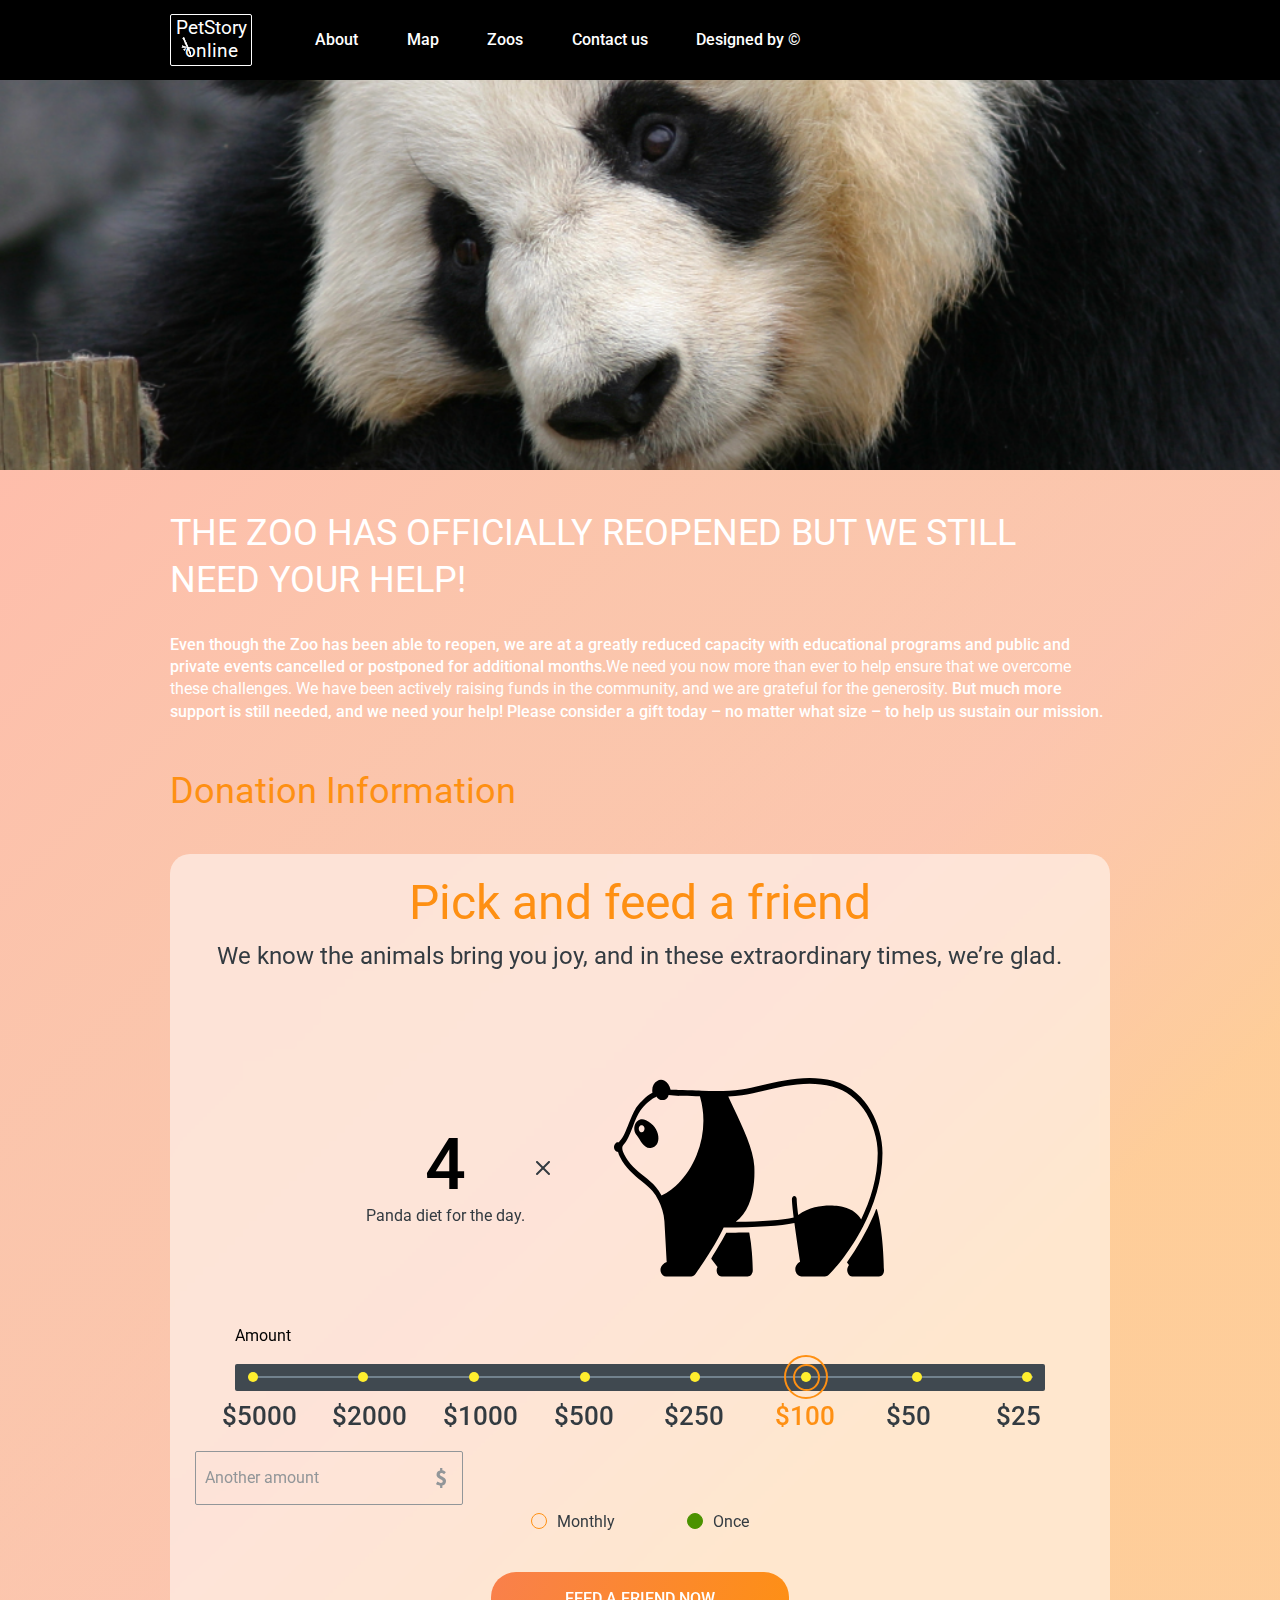
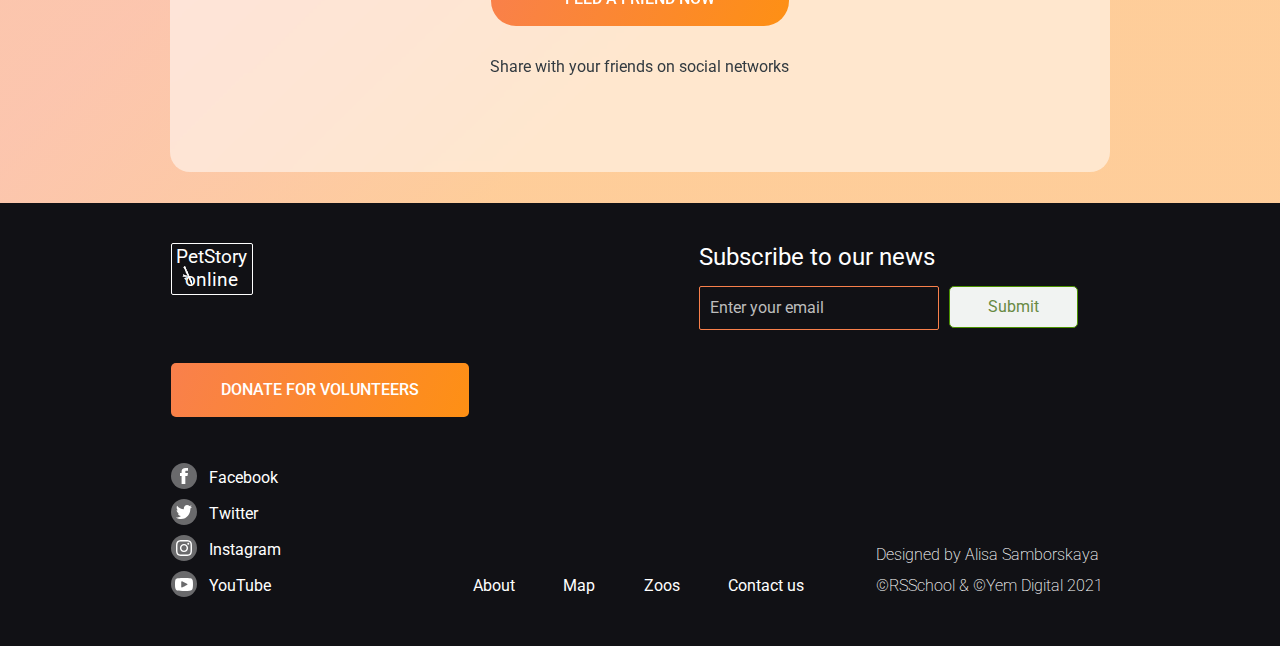
<file: pages/donate/donate.html>
<!DOCTYPE html>
<html lang="en">

<head>
    <meta charset="UTF-8" />
    <meta http-equiv="X-UA-Compatible" content="IE=edge" />
    <meta name="viewport" content="width=device-width, initial-scale=1.0" />
    <link rel="preconnect" href="https://fonts.gstatic.com">
    <link href="https://fonts.googleapis.com/css2?family=Roboto:wght@100;300;400;500;700&display=swap" rel="stylesheet">
    <link rel="stylesheet" href="donate.css" />
    <title>online-zoo</title>
</head>

<body>
    <header>
        <div class="header-wrapper">
            <a href="../../index.html" class="logo-wrapper">
                <div class="logo-picture"></div>
                <h1 class="logo-text">PetStory online</h1>
            </a>
            <nav>
                <ul class="nav-menu">
                    <li class="nav-menu-item"><a href="../../index.html">About</a></li>
                    <li class="nav-menu-item"><a href="../map/map.html">Map</a></li>
                    <li class="nav-menu-item"><a href="../zoos/panda/panda.html">Zoos</a></li>
                    <li class="nav-menu-item"><a href="#">Contact us</a></li>
                    <li class="nav-menu-item"><a
                            href="https://www.figma.com/file/jfEFwkXVj1WRq7sUHDr8os/PetStory-online">Designed by ©</a>
                    </li>
                </ul>
                <svg class="burger-menu" width="18" height="10" viewBox="0 0 18 10" fill="none"
                    xmlns="http://www.w3.org/2000/svg">
                    <rect width="18" height="2" rx="1" fill="white" />
                    <rect y="4" width="18" height="2" rx="1" fill="white" />
                    <rect y="8" width="18" height="2" rx="1" fill="white" />
                </svg>

            </nav>
        </div>
    </header>
    <main>
        <section class="first-section"></section>
        <section class="second-section">
            <div class="second-section-wrapper">
                <h3 class="donate-title">THE ZOO HAS OFFICIALLY REOPENED BUT WE STILL NEED YOUR HELP!</h3>
                <p class="donate-text">Even though the Zoo has been able to reopen, we are at a greatly reduced capacity
                    with educational programs and public and private events cancelled or postponed for additional
                    months.<span>We need you now more than ever to help ensure that we overcome these challenges. We have
                    been actively raising funds in the community, and we are grateful for the generosity.</span> But much more
                    support is still needed, and we need your help! Please consider a gift today – no matter what size –
                    to help us sustain our mission.</p>
                <h4 class="donate-information-title">Donation Information</h4>
                <div class="feed-friend-block">
                    <h3 class="feed-friend-title">Pick and feed a friend</h3>
                    <p class="feed-friend-subtitle">We know the animals bring you joy, and in these extraordinary times,
                        we’re glad.</p>
                    <div class="diet-block">
                        <div class="daily-diet">
                            <p class="daily-diet-number">4</p>
                            <p class="daily-diet-text">Panda diet for the day.</p>
                        </div>
                        <svg class="x-sign" width="14" height="14" viewBox="0 0 14 14" fill="none"
                            xmlns="http://www.w3.org/2000/svg">
                            <path
                                d="M1 14C0.744141 14 0.488281 13.9023 0.292969 13.707C-0.0976562 13.3164 -0.0976562 12.6836 0.292969 12.293L12.293 0.292969C12.6836 -0.0976562 13.3164 -0.0976562 13.707 0.292969C14.0977 0.683594 14.0977 1.31641 13.707 1.70703L1.70703 13.707C1.51172 13.9023 1.25586 14 1 14Z"
                                fill="#333B41" />
                            <path
                                d="M13 14C12.7441 14 12.4883 13.9023 12.293 13.707L0.292969 1.70703C-0.0976562 1.31641 -0.0976562 0.683594 0.292969 0.292969C0.683594 -0.0976562 1.31641 -0.0976562 1.70703 0.292969L13.707 12.293C14.0977 12.6836 14.0977 13.3164 13.707 13.707C13.5117 13.9023 13.2559 14 13 14Z"
                                fill="#333B41" />
                        </svg>

                        <svg class="animal-diet-icon" width="284" height="246" viewBox="0 0 284 246" fill="none"
                            xmlns="http://www.w3.org/2000/svg">
                            <path
                                d="M248.818 196.012C259.667 175.031 268.492 149.302 268.492 121.882C268.492 108.109 264.189 92.4516 256.983 80.0005C250.681 69.113 238.996 55.0466 219.099 49.8605C193.918 43.298 168.405 49.4179 147.905 54.336C140.497 56.1132 133.499 57.7918 127.505 58.6219C114.063 60.4819 99.861 60.2094 87.6527 59.7377H87.6447C85.7346 59.6638 83.8685 59.5854 82.0672 59.5095C74.354 59.1839 56.5905 58.8716 56.5905 58.8716C55.6211 54.7508 53.4112 51.3747 50.6527 49.8162C49.484 49.167 48.2082 48.8379 46.9188 48.8531C45.6294 48.8683 44.3593 49.2274 43.2017 49.9041C39.4074 51.9519 37.588 56.502 38.4481 61.6388C32.3687 64.7595 26.4293 70.9711 22.8271 75.8557C19.7343 80.0492 17.1116 86.6705 14.5743 93.0737C11.9909 99.5951 9.31994 106.338 6.64684 109.061C5.9925 109.722 5.41381 110.483 4.92562 111.323C4.91713 111.323 4.90864 111.318 4.89962 111.316C4.34066 111.182 3.76434 111.188 3.20763 111.335C2.65092 111.482 2.12611 111.766 1.66685 112.168C1.20759 112.571 0.824019 113.084 0.540739 113.673C0.257459 114.263 0.0807214 114.917 0.0218613 115.592C-0.0369987 116.268 0.0233178 116.951 0.198943 117.597C0.374568 118.244 0.661624 118.839 1.0417 119.346C1.42178 119.852 1.88649 120.258 2.40603 120.538C2.92557 120.818 3.48848 120.966 4.05864 120.971C4.54128 122.763 5.19313 124.483 6.00165 126.1C11.3807 137.133 19.8898 143.992 27.3971 150.042C31.5356 153.378 35.4439 156.529 38.472 160.048C40.7437 162.78 42.7198 165.84 44.3541 169.157C44.3721 169.199 44.396 169.235 44.4156 169.276C47.4893 175.404 49.9274 182.881 50.3826 190.022C50.9583 199.044 52.3203 223.404 52.7485 231.098C51.2693 231.659 49.8817 232.518 48.646 233.637C47.7266 234.465 47.0521 235.62 46.7199 236.935C46.3877 238.251 46.4151 239.658 46.798 240.953C47.1615 242.275 47.8684 243.425 48.8166 244.237C49.7647 245.049 50.905 245.481 52.0725 245.469H77.215C78.025 245.471 78.8253 245.26 79.5597 244.853C80.2941 244.446 80.9446 243.852 81.4655 243.113C87.026 235.234 100.896 214.929 109.674 196.507C143.654 196.467 166.86 194.998 180.397 192.018C182.413 207.207 185.076 224.514 186.05 230.756C185.209 231.225 184.415 231.801 183.68 232.475C182.674 233.4 181.936 234.676 181.57 236.124C181.203 237.573 181.226 239.123 181.636 240.555C182.045 241.988 182.821 243.232 183.853 244.113C184.886 244.994 186.124 245.468 187.394 245.468H210.961C212.355 245.467 213.706 244.896 214.79 243.852C222.562 236.34 236.783 219.18 248.642 196.355C248.707 196.245 248.766 196.131 248.818 196.012ZM82.7384 123.819C75.1366 142.801 61.7558 158.156 47.5021 164.419C45.8655 161.368 43.9567 158.537 41.8089 155.976C38.4747 152.101 34.3944 148.812 30.0744 145.33C22.6462 139.342 14.9627 133.15 10.1323 123.242C7.19176 117.211 8.29007 114.875 9.75131 113.387C13.2033 109.871 15.9677 102.892 18.8949 95.5027C21.29 89.4555 23.7668 83.2028 26.416 79.6124C29.6218 75.2646 35.323 69.2521 40.84 66.6157C41.382 66.3558 41.8693 65.9569 42.2673 65.4474C45.2832 70.6999 52.4662 69.9254 54.2692 65.1426C54.3949 64.799 54.4882 64.4398 54.5472 64.0717C62.1394 65.2482 74.2368 64.8714 81.899 65.1964C83.1979 65.2514 84.5371 65.307 85.8932 65.3614C91.4809 84.0582 90.3788 104.741 82.7384 123.819ZM229.255 175.936C224.804 174.95 202.711 170.969 184.181 183.909C183.3 176.773 182.699 170.838 182.699 167.937C182.699 167.183 182.447 166.459 182 165.926C181.552 165.392 180.945 165.092 180.311 165.092C179.678 165.092 179.071 165.392 178.623 165.926C178.175 166.459 177.924 167.183 177.924 167.937C177.924 171.306 178.645 178.248 179.668 186.393C168.107 188.967 149.042 190.399 121.715 190.739C127.155 186.803 131.493 181.153 134.661 173.804C139.073 163.576 141.023 150.251 140.3 135.268C139.486 118.387 128.6 95.65 119.852 77.3825C117.826 73.1523 115.886 69.1004 114.27 65.5144C118.871 65.2899 123.497 64.9043 128.054 64.2733C134.245 63.4173 141.337 61.7153 148.845 59.911C168.907 55.0978 193.875 49.1075 218.076 55.4165C251.326 64.0856 263.716 100.786 263.716 121.882C263.716 146.163 256.475 169.109 247.132 188.388C244.389 183.5 238.673 178.023 229.255 175.936Z"
                                fill="black" />
                            <path
                                d="M32.0017 89.2392C22.3919 84.8144 16.8025 97.2411 22.9183 104.539C26.2626 108.527 29.4418 117.769 36.7085 117.003C48.2537 115.788 47.1906 96.2253 32.0017 89.2392ZM27.6484 101.263C27.0785 101.263 26.5214 101.059 26.0475 100.676C25.5737 100.294 25.2044 99.7506 24.9863 99.1148C24.7682 98.479 24.7112 97.7794 24.8223 97.1045C24.9335 96.4296 25.2079 95.8096 25.6109 95.323C26.0139 94.8364 26.5273 94.505 27.0862 94.3708C27.6452 94.2365 28.2245 94.3055 28.751 94.5688C29.2775 94.8321 29.7275 95.2781 30.0442 95.8503C30.3608 96.4225 30.5298 97.0952 30.5298 97.7833C30.5296 98.706 30.226 99.5909 29.6857 100.243C29.1453 100.896 28.4125 101.262 27.6484 101.263Z"
                                fill="black" />
                            <path
                                d="M135.331 201.951C135.301 201.811 135.233 201.687 135.136 201.599C135.04 201.511 134.921 201.464 134.799 201.465C132.193 201.498 118.399 201.668 112.55 201.696C112.46 201.695 112.372 201.722 112.293 201.774C112.214 201.825 112.148 201.9 112.101 201.99C108.342 209.044 101.747 220.019 97.3921 227.164C97.3204 227.282 97.285 227.425 97.2918 227.57C97.2986 227.715 97.3472 227.852 97.4295 227.96L103.515 236.012L103.45 236.127C103.429 236.172 103.402 236.216 103.38 236.261C102.905 237.179 102.646 238.23 102.63 239.306C102.613 240.382 102.84 241.443 103.286 242.381C103.732 243.319 104.382 244.099 105.169 244.642C105.955 245.185 106.85 245.471 107.762 245.47H133.641C134.325 245.469 135.003 245.307 135.633 244.993C136.264 244.679 136.835 244.219 137.313 243.641C137.791 243.062 138.166 242.376 138.416 241.624C138.666 240.872 138.787 240.068 138.77 239.26C138.683 235.097 138.456 228.562 137.892 221.47C137.426 214.901 136.57 208.379 135.331 201.951Z"
                                fill="black" />
                            <path
                                d="M262.923 178.544C262.888 178.422 262.824 178.316 262.738 178.239C262.652 178.163 262.549 178.12 262.443 178.116C262.336 178.113 262.231 178.148 262.142 178.218C262.053 178.288 261.983 178.39 261.942 178.509C261.238 180.589 260.447 182.625 259.574 184.608C252.27 201.22 243.413 216.754 233.177 230.901C233.09 231.02 233.043 231.174 233.045 231.334C233.047 231.493 233.099 231.645 233.19 231.76L234.959 234.026C234.439 234.773 234.003 235.6 233.662 236.486C233.295 237.466 233.139 238.541 233.207 239.614C233.275 240.686 233.565 241.72 234.051 242.62C234.483 243.476 235.086 244.185 235.804 244.684C236.522 245.182 237.331 245.452 238.158 245.47H265.024C265.688 245.469 266.345 245.308 266.956 244.995C267.567 244.683 268.121 244.225 268.584 243.648C269.048 243.072 269.411 242.39 269.654 241.64C269.897 240.891 270.014 240.09 269.999 239.285C269.733 226.33 268.499 197.618 262.923 178.544Z"
                                fill="black" />
                        </svg>

                    </div>
                    <p class="amount-text">Amount</p>
                    <div class="progress-bar">
                        <form class="progress-bar-line" action="">

                            <div class="progress-bar-line-item">
                                <input class="progress-input-item" type="radio" id="5000" name="amount" value="5000">
                                <span class="checkmark"></span>
                                <label for="5000">$5000</label>
                            </div>
                            <div class="progress-bar-line-item">
                                <input class="progress-input-item" type="radio" id="2000" name="amount" value="2000">
                                <span class="checkmark"></span>
                                <label for="2000">$2000</label>
                            </div>
                            <div class="progress-bar-line-item">
                                <input class="progress-input-item" type="radio" id="1000" name="amount" value="1000">
                                <span class="checkmark"></span>
                                <label for="1000">$1000</label>
                            </div>
                            <div class="progress-bar-line-item">
                                <input class="progress-input-item" type="radio" id="500" name="amount" value="500">
                                <span class="checkmark"></span>
                                <label for="500">$500</label>
                            </div>
                            <div class="progress-bar-line-item">
                                <input class="progress-input-item" type="radio" id="250" name="amount" value="250">
                                <span class="checkmark"></span>
                                <label for="250">$250</label>
                            </div>
                            <div class="progress-bar-line-item">
                                <input class="progress-input-item" type="radio" id="100" name="amount" value="100"
                                    checked="checked">
                                <span class="checkmark"></span>
                                <label for="100">$100</label>
                            </div>
                            <div class="progress-bar-line-item">
                                <input class="progress-input-item" type="radio" id="50" name="amount" value="50">
                                <span class="checkmark"></span>
                                <label for="50">$50</label>
                            </div>
                            <div class="progress-bar-line-item">
                                <input class="progress-input-item" type="radio" id="25" name="amount" value="25">
                                <span class="checkmark"></span>
                                <label for="25">$25</label>
                            </div>
                        </form>
                    </div>
                    <div class="another-amount-wrapper">
                        <input class="another-amount" type="number" name="" id="" placeholder="Another amount"
                            onKeyDown="if(this.value.length==4 && event.code!=='Backspace') return false;">
                        <svg class="another-amount-symbol" width="10" height="20" viewBox="0 0 10 20" fill="none"
                            xmlns="http://www.w3.org/2000/svg">
                            <path
                                d="M8.07792 6.25974C7.66234 5.87013 7.24675 5.58442 6.85714 5.37662C6.46753 5.19481 6.02597 5.09091 5.53247 5.09091C4.96104 5.09091 4.54545 5.22078 4.25974 5.45455C3.97403 5.68831 3.81818 6.07792 3.81818 6.5974C3.81818 6.96104 3.97403 7.2987 4.28571 7.53247C4.5974 7.79221 4.96104 8.02597 5.42857 8.25974C5.8961 8.49351 6.38961 8.72727 6.90909 8.98701C7.42857 9.24675 7.92208 9.53247 8.38961 9.8961C8.85714 10.2597 9.22078 10.6753 9.53247 11.1948C9.84416 11.7143 10 12.3377 10 13.0649C10 14.1818 9.68831 15.1429 9.09091 15.9481C8.49351 16.7532 7.55844 17.2727 6.36364 17.5584V20H4.1039V17.6623C3.42857 17.5844 2.7013 17.4026 1.94805 17.0909C1.19481 16.7792 0.545455 16.3896 0 15.8961L1.50649 13.5844C2.1039 14.026 2.67532 14.3636 3.19481 14.5974C3.74026 14.8312 4.28571 14.9351 4.83117 14.9351C5.48052 14.9351 5.97403 14.8052 6.25974 14.5455C6.57143 14.2857 6.72727 13.8701 6.72727 13.3247C6.72727 12.9091 6.57143 12.5714 6.25974 12.2857C5.94805 12 5.58442 11.7403 5.11688 11.4805C4.64935 11.2208 4.15584 10.961 3.63636 10.7013C3.11688 10.4416 2.62338 10.1299 2.15584 9.76623C1.68831 9.4026 1.32468 8.98701 1.01299 8.49351C0.701299 8 0.545455 7.42857 0.545455 6.72727C0.545455 5.58442 0.857143 4.62338 1.48052 3.87013C2.1039 3.11688 2.98701 2.62338 4.07792 2.41558V0H6.33766V2.36364C7.09091 2.46753 7.74026 2.7013 8.31169 3.03896C8.88312 3.37662 9.37662 3.79221 9.84416 4.28571L8.07792 6.25974Z"
                                fill="#929699" />
                        </svg>

                    </div>
                    <div class="pay-type-wrapper">
                        <label for="Monthly">
                            <input type="radio" name="pay-type" id="Monthly" class="pay-type">
                            <span></span>
                            Monthly</label>
                        <label for="Once">
                            <input type="radio" name="pay-type" id="Once" class="pay-type" checked>
                            <span></span>
                            Once</label>
                    </div>
                    <a href="" class="feed-friend-btn">Feed a friend now</a>
                    <p class="share-with-friends">Share with your friends on social networks</p>

                </div>

            </div>

        </section>


    </main>

    <footer>
        <div class="footer-wrapper">
            <div class="footer-first-row">
                <a href="../../index.html" class="logo-wrapper">
                    <div class="logo-picture"></div>
                    <p class="logo-text">PetStory online</p>
                </a>             

                <ul class="socials-nets-icons">
                    <li><a href="https://www.facebook.com/">
                            <div class="socials-icon">
                                <svg width="8" height="16" viewBox="0 0 8 16" fill="none"
                                    xmlns="http://www.w3.org/2000/svg">
                                    <path fill-rule="evenodd" clip-rule="evenodd"
                                        d="M8 2.75008H6.4C5.29832 2.75008 5.33342 3.14316 5.33342 3.8619V4.99991H8L7.46658 8H5.33342V16H1.6V8H0V4.99991H1.6V3.58692C1.6 1.33782 2.79742 0 5.62684 0H8V2.75008Z"
                                        fill="white" />
                                </svg>
                            </div>
                        </a></li>
                    <li><a href="https://twitter.com/">
                            <div class="socials-icon">
                                <svg width="16" height="14" viewBox="0 0 16 14" fill="none"
                                    xmlns="http://www.w3.org/2000/svg">
                                    <path fill-rule="evenodd" clip-rule="evenodd"
                                        d="M16 1.65713C15.4114 1.93821 14.7787 2.12837 14.1147 2.21377C14.7923 1.77623 15.313 1.08372 15.5579 0.258267C14.9237 0.6633 14.2211 0.957523 13.4734 1.11604C12.8747 0.429062 12.0216 0 11.0774 0C9.26464 0 7.79488 1.58227 7.79488 3.53414C7.79488 3.81108 7.82384 4.08093 7.87984 4.33971C5.15168 4.19226 2.73296 2.7851 1.11392 0.646704C0.83136 1.16877 0.66944 1.77589 0.66944 2.42363C0.66944 3.64979 1.24896 4.73161 2.12976 5.36552C1.59168 5.34702 1.08544 5.18816 0.64304 4.92349C0.64272 4.93801 0.64272 4.95288 0.64272 4.96775C0.64272 6.68019 1.77424 8.10861 3.27584 8.43343C3.00048 8.51416 2.7104 8.55755 2.41104 8.55755C2.19952 8.55755 1.99392 8.53525 1.79344 8.49394C2.2112 9.89798 3.42336 10.92 4.85984 10.9485C3.73648 11.8964 2.32096 12.4615 0.78304 12.4615C0.51808 12.4615 0.2568 12.4447 0 12.412C1.45264 13.4148 3.17824 14 5.03184 14C11.0698 14 14.3715 8.61443 14.3715 3.94401C14.3715 3.79068 14.3683 3.63821 14.3621 3.4866C15.0035 2.98839 15.56 2.36589 16 1.65713Z"
                                        fill="white" />
                                </svg>
                            </div>
                        </a></li>
                    <li><a href="https://www.instagram.com/">
                            <div class="socials-icon">
                                <svg width="16" height="16" viewBox="0 0 16 16" fill="none"
                                    xmlns="http://www.w3.org/2000/svg">
                                    <path fill-rule="evenodd" clip-rule="evenodd"
                                        d="M4.70172 0.0482874C3.8501 0.0870031 3.26863 0.222151 2.75974 0.420015C2.23357 0.624308 1.78768 0.898032 1.34294 1.34276C0.897913 1.78749 0.624468 2.23351 0.420169 2.75967C0.2223 3.26869 0.0870054 3.85014 0.0482887 4.7016C0.00928629 5.55491 0 5.82721 0 8C0 10.1728 0.00928629 10.4449 0.0482887 11.2984C0.0870054 12.1499 0.2223 12.7313 0.420169 13.24C0.624468 13.7662 0.897913 14.2125 1.34294 14.6571C1.78768 15.102 2.23357 15.3754 2.75974 15.58C3.26863 15.7779 3.8501 15.913 4.70172 15.9517C5.55506 15.9907 5.82736 16 8.00007 16C10.1729 16 10.4452 15.9907 11.2986 15.9517C12.15 15.913 12.7315 15.7779 13.2407 15.58C13.7664 15.3754 14.2127 15.102 14.6575 14.6571C15.1022 14.2125 15.3755 13.7662 15.5801 13.24C15.7778 12.7313 15.9133 12.1499 15.952 11.2984C15.991 10.4449 16 10.1728 16 8C16 5.82721 15.991 5.55491 15.952 4.7016C15.9133 3.85014 15.7778 3.26869 15.5801 2.75967C15.3755 2.23351 15.1022 1.78749 14.6575 1.34276C14.2127 0.898032 13.7664 0.624308 13.2407 0.420015C12.7315 0.222151 12.15 0.0870031 11.2986 0.0482874C10.4452 0.00942891 10.1729 0 8.00007 0C5.82736 0 5.55506 0.00942891 4.70172 0.0482874ZM4.76747 14.5116C3.98742 14.4761 3.56382 14.3461 3.28209 14.2364C2.9085 14.091 2.6422 13.9177 2.36218 13.6378C2.08216 13.358 1.90886 13.0915 1.76357 12.7181C1.65399 12.4362 1.52384 12.0126 1.48812 11.2326C1.44969 10.389 1.44141 10.1359 1.44141 7.99992C1.44141 5.8637 1.44969 5.61083 1.48812 4.76709C1.52384 3.9872 1.65399 3.56362 1.76357 3.28175C1.90886 2.90831 2.08216 2.64173 2.36218 2.36186C2.6422 2.08199 2.9085 1.90841 3.28209 1.76355C3.56382 1.65398 3.98742 1.52369 4.76747 1.48797C5.61095 1.44954 5.86411 1.4414 8.0001 1.4414C10.1361 1.4414 10.3891 1.44954 11.233 1.48797C12.0128 1.52369 12.4364 1.65398 12.7184 1.76355C13.0918 1.90841 13.3583 2.08199 13.6382 2.36186C13.9182 2.64173 14.0913 2.90831 14.2366 3.28175C14.3462 3.56362 14.4765 3.9872 14.5122 4.76709C14.5507 5.61083 14.5585 5.8637 14.5585 7.99992C14.5585 10.1359 14.5507 10.389 14.5122 11.2326C14.4765 12.0126 14.3462 12.4362 14.2366 12.7181C14.0913 13.0915 13.9182 13.358 13.6382 13.6378C13.3583 13.9177 13.0918 14.091 12.7184 14.2364C12.4364 14.3461 12.0128 14.4761 11.233 14.5116C10.3894 14.5503 10.1364 14.5583 8.0001 14.5583C5.86411 14.5583 5.61095 14.5503 4.76747 14.5116ZM11.3105 3.72943C11.3105 4.25945 11.7403 4.68947 12.2706 4.68947C12.8008 4.68947 13.2305 4.25945 13.2305 3.72943C13.2305 3.19913 12.8008 2.76954 12.2706 2.76954C11.7403 2.76954 11.3105 3.19913 11.3105 3.72943ZM3.8916 8.00017C3.8916 10.2691 5.731 12.1082 7.99986 12.1082C10.2689 12.1082 12.108 10.2691 12.108 8.00017C12.108 5.73124 10.2689 3.89203 7.99986 3.89203C5.731 3.89203 3.8916 5.73124 3.8916 8.00017ZM5.33398 8.00009C5.33398 6.52732 6.52777 5.33343 8.00058 5.33343C9.47339 5.33343 10.6673 6.52732 10.6673 8.00009C10.6673 9.473 9.47339 10.6668 8.00058 10.6668C6.52777 10.6668 5.33398 9.473 5.33398 8.00009Z"
                                        fill="white" />
                                </svg>
                            </div>
                        </a></li>
                    <li><a href="https://www.youtube.com/">
                            <div class="socials-icon">
                                <svg width="18" height="13" viewBox="0 0 18 13" fill="none"
                                    xmlns="http://www.w3.org/2000/svg">
                                    <path fill-rule="evenodd" clip-rule="evenodd"
                                        d="M12.0062 5.77285L7.4938 3.51719C7.4938 3.51719 6.24039 2.94726 6.24039 4.01864V9.03097C6.24039 9.03097 6.26358 9.7955 7.4938 9.28148C8.34978 8.92371 12.0062 7.02582 12.0062 7.02582C12.0062 7.02582 12.9391 6.42816 12.0062 5.77285ZM17.5213 10.7852C16.9624 12.3749 15.7669 12.5797 14.7637 12.7901C13.2852 13.1002 3.77237 13.0612 2.22922 12.5394C1.26706 12.2141 0.675032 12.0741 0.223857 9.78271C-0.0650079 8.3165 -0.0840778 4.00304 0.223857 2.51494C0.52204 1.07408 1.27096 0.397534 2.73067 0.259278C6.65148 -0.112151 13.205 -0.0597085 15.265 0.259278C17.1748 0.554861 17.5739 1.69385 17.772 2.76545C18.0927 4.50037 18.1304 9.05243 17.5213 10.7852Z"
                                        fill="white" />
                                </svg>
                            </div>
                        </a></li>
                </ul>
                <form action="">
                    <h6>Subscribe to our news</h6>
                    <div class="subscribe-wrapper">
                        <input type="email" name="email" id="email" class="email" placeholder="Enter your email">
                        <input type="submit" value="Submit" class="submit-btn">
                    </div>

                </form>
            </div>
            <div class="footer-second-row">
                <a href="#" class="donate-volunteers">donate for volunteers</a>
            </div>
            <div class="footer-third-row">
                <ul class="socials-nets">
                    <li><a href="https://www.facebook.com/">
                            <div class="socials-icon">
                                <svg width="8" height="16" viewBox="0 0 8 16" fill="none"
                                    xmlns="http://www.w3.org/2000/svg">
                                    <path fill-rule="evenodd" clip-rule="evenodd"
                                        d="M8 2.75008H6.4C5.29832 2.75008 5.33342 3.14316 5.33342 3.8619V4.99991H8L7.46658 8H5.33342V16H1.6V8H0V4.99991H1.6V3.58692C1.6 1.33782 2.79742 0 5.62684 0H8V2.75008Z"
                                        fill="white" />
                                </svg>
                            </div>
                            <p>Facebook</p>
                        </a></li>
                    <li><a href="https://twitter.com/">
                            <div class="socials-icon">
                                <svg width="16" height="14" viewBox="0 0 16 14" fill="none"
                                    xmlns="http://www.w3.org/2000/svg">
                                    <path fill-rule="evenodd" clip-rule="evenodd"
                                        d="M16 1.65713C15.4114 1.93821 14.7787 2.12837 14.1147 2.21377C14.7923 1.77623 15.313 1.08372 15.5579 0.258267C14.9237 0.6633 14.2211 0.957523 13.4734 1.11604C12.8747 0.429062 12.0216 0 11.0774 0C9.26464 0 7.79488 1.58227 7.79488 3.53414C7.79488 3.81108 7.82384 4.08093 7.87984 4.33971C5.15168 4.19226 2.73296 2.7851 1.11392 0.646704C0.83136 1.16877 0.66944 1.77589 0.66944 2.42363C0.66944 3.64979 1.24896 4.73161 2.12976 5.36552C1.59168 5.34702 1.08544 5.18816 0.64304 4.92349C0.64272 4.93801 0.64272 4.95288 0.64272 4.96775C0.64272 6.68019 1.77424 8.10861 3.27584 8.43343C3.00048 8.51416 2.7104 8.55755 2.41104 8.55755C2.19952 8.55755 1.99392 8.53525 1.79344 8.49394C2.2112 9.89798 3.42336 10.92 4.85984 10.9485C3.73648 11.8964 2.32096 12.4615 0.78304 12.4615C0.51808 12.4615 0.2568 12.4447 0 12.412C1.45264 13.4148 3.17824 14 5.03184 14C11.0698 14 14.3715 8.61443 14.3715 3.94401C14.3715 3.79068 14.3683 3.63821 14.3621 3.4866C15.0035 2.98839 15.56 2.36589 16 1.65713Z"
                                        fill="white" />
                                </svg>
                            </div>
                            <p>Twitter</p>
                        </a></li>
                    <li><a href="https://www.instagram.com/">
                            <div class="socials-icon">
                                <svg width="16" height="16" viewBox="0 0 16 16" fill="none"
                                    xmlns="http://www.w3.org/2000/svg">
                                    <path fill-rule="evenodd" clip-rule="evenodd"
                                        d="M4.70172 0.0482874C3.8501 0.0870031 3.26863 0.222151 2.75974 0.420015C2.23357 0.624308 1.78768 0.898032 1.34294 1.34276C0.897913 1.78749 0.624468 2.23351 0.420169 2.75967C0.2223 3.26869 0.0870054 3.85014 0.0482887 4.7016C0.00928629 5.55491 0 5.82721 0 8C0 10.1728 0.00928629 10.4449 0.0482887 11.2984C0.0870054 12.1499 0.2223 12.7313 0.420169 13.24C0.624468 13.7662 0.897913 14.2125 1.34294 14.6571C1.78768 15.102 2.23357 15.3754 2.75974 15.58C3.26863 15.7779 3.8501 15.913 4.70172 15.9517C5.55506 15.9907 5.82736 16 8.00007 16C10.1729 16 10.4452 15.9907 11.2986 15.9517C12.15 15.913 12.7315 15.7779 13.2407 15.58C13.7664 15.3754 14.2127 15.102 14.6575 14.6571C15.1022 14.2125 15.3755 13.7662 15.5801 13.24C15.7778 12.7313 15.9133 12.1499 15.952 11.2984C15.991 10.4449 16 10.1728 16 8C16 5.82721 15.991 5.55491 15.952 4.7016C15.9133 3.85014 15.7778 3.26869 15.5801 2.75967C15.3755 2.23351 15.1022 1.78749 14.6575 1.34276C14.2127 0.898032 13.7664 0.624308 13.2407 0.420015C12.7315 0.222151 12.15 0.0870031 11.2986 0.0482874C10.4452 0.00942891 10.1729 0 8.00007 0C5.82736 0 5.55506 0.00942891 4.70172 0.0482874ZM4.76747 14.5116C3.98742 14.4761 3.56382 14.3461 3.28209 14.2364C2.9085 14.091 2.6422 13.9177 2.36218 13.6378C2.08216 13.358 1.90886 13.0915 1.76357 12.7181C1.65399 12.4362 1.52384 12.0126 1.48812 11.2326C1.44969 10.389 1.44141 10.1359 1.44141 7.99992C1.44141 5.8637 1.44969 5.61083 1.48812 4.76709C1.52384 3.9872 1.65399 3.56362 1.76357 3.28175C1.90886 2.90831 2.08216 2.64173 2.36218 2.36186C2.6422 2.08199 2.9085 1.90841 3.28209 1.76355C3.56382 1.65398 3.98742 1.52369 4.76747 1.48797C5.61095 1.44954 5.86411 1.4414 8.0001 1.4414C10.1361 1.4414 10.3891 1.44954 11.233 1.48797C12.0128 1.52369 12.4364 1.65398 12.7184 1.76355C13.0918 1.90841 13.3583 2.08199 13.6382 2.36186C13.9182 2.64173 14.0913 2.90831 14.2366 3.28175C14.3462 3.56362 14.4765 3.9872 14.5122 4.76709C14.5507 5.61083 14.5585 5.8637 14.5585 7.99992C14.5585 10.1359 14.5507 10.389 14.5122 11.2326C14.4765 12.0126 14.3462 12.4362 14.2366 12.7181C14.0913 13.0915 13.9182 13.358 13.6382 13.6378C13.3583 13.9177 13.0918 14.091 12.7184 14.2364C12.4364 14.3461 12.0128 14.4761 11.233 14.5116C10.3894 14.5503 10.1364 14.5583 8.0001 14.5583C5.86411 14.5583 5.61095 14.5503 4.76747 14.5116ZM11.3105 3.72943C11.3105 4.25945 11.7403 4.68947 12.2706 4.68947C12.8008 4.68947 13.2305 4.25945 13.2305 3.72943C13.2305 3.19913 12.8008 2.76954 12.2706 2.76954C11.7403 2.76954 11.3105 3.19913 11.3105 3.72943ZM3.8916 8.00017C3.8916 10.2691 5.731 12.1082 7.99986 12.1082C10.2689 12.1082 12.108 10.2691 12.108 8.00017C12.108 5.73124 10.2689 3.89203 7.99986 3.89203C5.731 3.89203 3.8916 5.73124 3.8916 8.00017ZM5.33398 8.00009C5.33398 6.52732 6.52777 5.33343 8.00058 5.33343C9.47339 5.33343 10.6673 6.52732 10.6673 8.00009C10.6673 9.473 9.47339 10.6668 8.00058 10.6668C6.52777 10.6668 5.33398 9.473 5.33398 8.00009Z"
                                        fill="white" />
                                </svg>
                            </div>
                            <p>Instagram</p>
                        </a></li>
                    <li><a href="https://www.youtube.com/">
                            <div class="socials-icon">
                                <svg width="18" height="13" viewBox="0 0 18 13" fill="none"
                                    xmlns="http://www.w3.org/2000/svg">
                                    <path fill-rule="evenodd" clip-rule="evenodd"
                                        d="M12.0062 5.77285L7.4938 3.51719C7.4938 3.51719 6.24039 2.94726 6.24039 4.01864V9.03097C6.24039 9.03097 6.26358 9.7955 7.4938 9.28148C8.34978 8.92371 12.0062 7.02582 12.0062 7.02582C12.0062 7.02582 12.9391 6.42816 12.0062 5.77285ZM17.5213 10.7852C16.9624 12.3749 15.7669 12.5797 14.7637 12.7901C13.2852 13.1002 3.77237 13.0612 2.22922 12.5394C1.26706 12.2141 0.675032 12.0741 0.223857 9.78271C-0.0650079 8.3165 -0.0840778 4.00304 0.223857 2.51494C0.52204 1.07408 1.27096 0.397534 2.73067 0.259278C6.65148 -0.112151 13.205 -0.0597085 15.265 0.259278C17.1748 0.554861 17.5739 1.69385 17.772 2.76545C18.0927 4.50037 18.1304 9.05243 17.5213 10.7852Z"
                                        fill="white" />
                                </svg>
                            </div>
                            <p>YouTube</p>
                        </a></li>
                </ul>

                <nav class="footer-nav">
                    <ul>
                        <li><a href="../../index.html">About</a></li>
                        <li><a href="../map/map.html">Map</a></li>
                        <li><a href="../zoos/panda/panda.html">Zoos</a></li>
                        <li><a href="">Contact us</a></li>
                    </ul>
                </nav>

                <div class="wrapper-author-rss">
                    <p class="author">Designed by Alisa Samborskaya</p>
                    <p class="rss">©RSSchool & ©Yem Digital 2021</p>
                </div>

            </div>

    </footer>
</body>

</html>
</file>
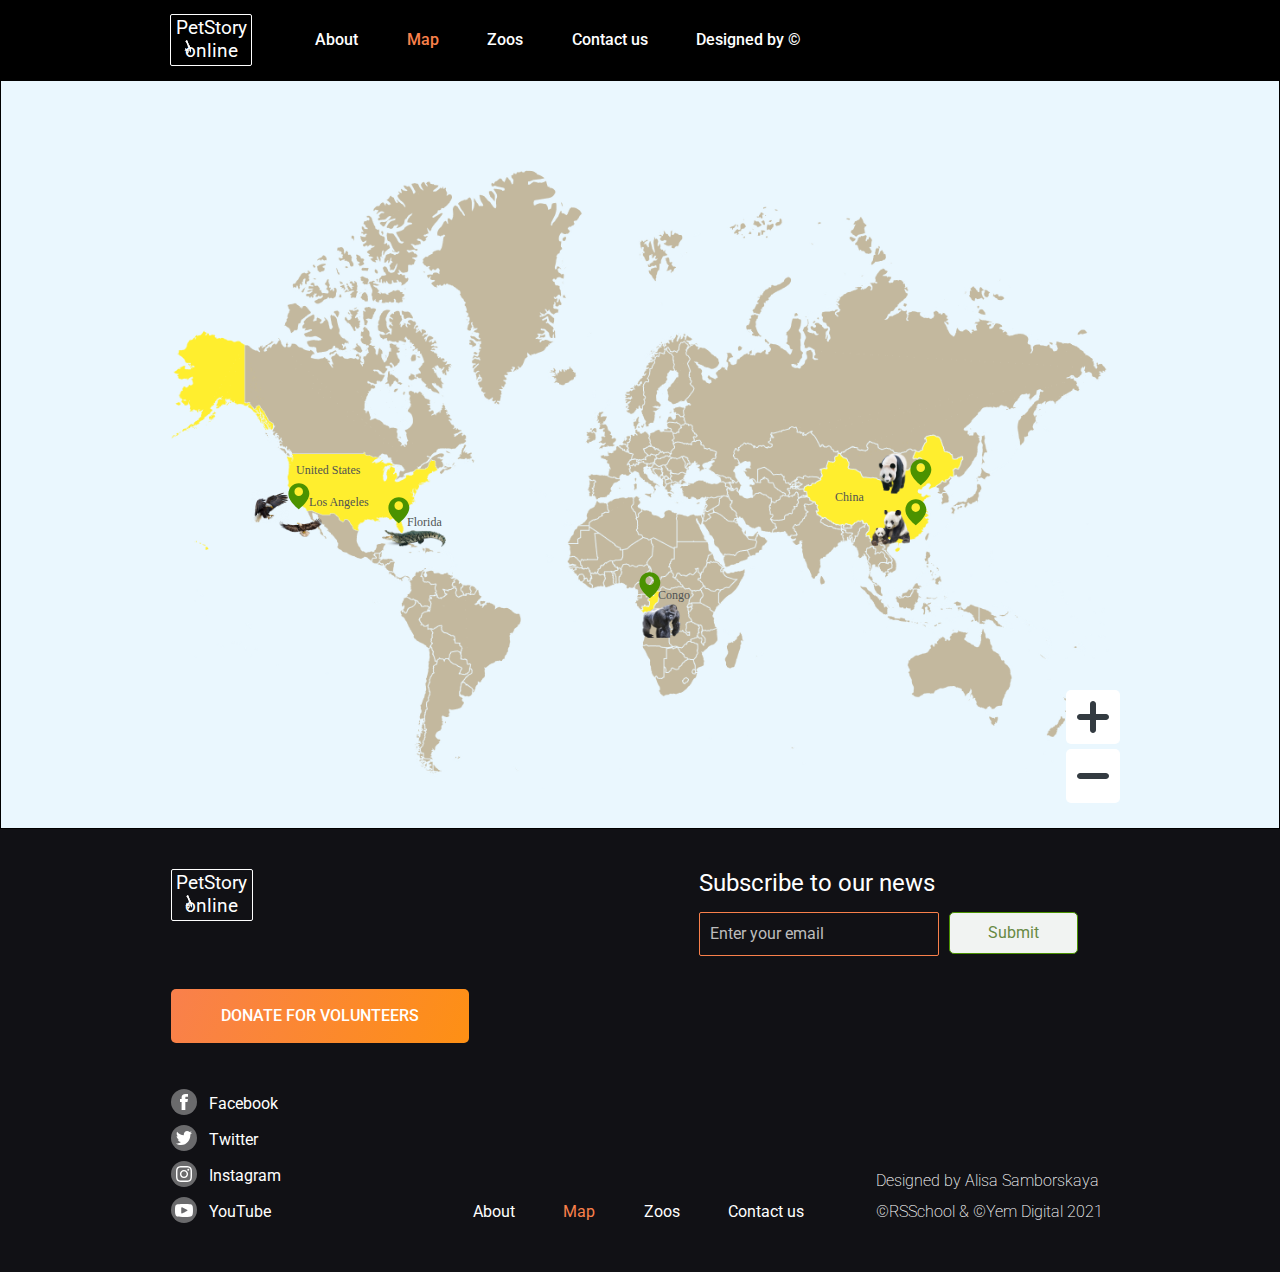
<file: pages/map/map.html>
<!DOCTYPE html>
<html lang="en">

<head>
    <meta charset="UTF-8" />
    <meta http-equiv="X-UA-Compatible" content="IE=edge" />
    <meta name="viewport" content="width=device-width, initial-scale=1.0" />
    <link rel="preconnect" href="https://fonts.gstatic.com">
    <link href="https://fonts.googleapis.com/css2?family=Roboto:wght@300;400;500;700&display=swap" rel="stylesheet">
    <link rel="stylesheet" href="map.css" />
    <title>online-zoo</title>
</head>

<body>
    <header>
        <div class="header-wrapper">
            <a href="../../index.html" class="logo-wrapper">
                <div class="logo-picture"></div>
                <h1 class="logo-text">PetStory online</h1>
            </a>
            <nav>
                <ul class="nav-menu">
                    <li class="nav-menu-item"><a href="../../index.html"  >About</a></li>
                    <li class="nav-menu-item"><a href="#" class="activ">Map</a></li>
                    <li class="nav-menu-item"><a href="../zoos/panda/panda.html" >Zoos</a></li>
                    <li class="nav-menu-item"><a href="">Contact us</a></li>
                    <li class="nav-menu-item"><a href="https://www.figma.com/file/jfEFwkXVj1WRq7sUHDr8os/PetStory-online">Designed by ©</a></li>
                </ul>
                <svg class="burger-menu" width="18" height="10" viewBox="0 0 18 10" fill="none"
                xmlns="http://www.w3.org/2000/svg">
                <rect width="18" height="2" rx="1" fill="white" />
                <rect y="4" width="18" height="2" rx="1" fill="white" />
                <rect y="8" width="18" height="2" rx="1" fill="white" />
            </svg>
            </nav>
        </div>
    </header>
    <section class="map-section">
        <div class="map-wrapper">
            <div class="map">

                <p class="usa">United States</p>
                <p class="los-angeles">Los Angeles</p>
                <p class="florida">Florida</p>
                <p class="congo">Congo</p>
                <p class="china">China</p>
                <div class="eagle-block">
                    <div class="first-eagle-icon"></div>
                    <svg class="eagle-point" width="26" height="33" viewBox="0 0 26 33" fill="none"
                        xmlns="http://www.w3.org/2000/svg">
                        <path
                            d="M0.0556641 12.9303C0.0556641 5.87332 5.77566 0.15332 12.8317 0.15332C19.8887 0.15332 25.6087 5.87332 25.6087 12.9303C25.6087 14.1933 25.4227 15.4123 25.0817 16.5673C23.2627 23.9243 12.7747 32.1533 12.7747 32.1533C12.7747 32.1533 0.925664 22.8623 0.228664 15.1953L0.259664 15.1893C0.127664 14.4573 0.0556641 13.7023 0.0556641 12.9303ZM12.6577 15.7763C15.5447 15.7763 17.8847 13.4353 17.8847 10.5483C17.8847 7.66132 15.5447 5.32132 12.6577 5.32132C9.77166 5.32132 7.43166 7.66132 7.43166 10.5483C7.43166 13.4353 9.77166 15.7763 12.6577 15.7763Z"
                            fill="#4B9200" />
                    </svg>

                    <div class="second-eagle-icon"></div>
                    <div class="popup popup-eagles">
                        <p class="animal">Eagles</p>
                        <p class="location">Los Angeles, USA</p>
                        <button class="watch-online">Watch online</button>
                    </div>

                </div>

                <div class="crocodile-block">
                    <div class="crocodile-icon"></div>
                    <svg class="crocodile-point" width="26" height="33" viewBox="0 0 26 33" fill="none"
                        xmlns="http://www.w3.org/2000/svg">
                        <path
                            d="M0.0556641 12.9303C0.0556641 5.87332 5.77566 0.15332 12.8317 0.15332C19.8887 0.15332 25.6087 5.87332 25.6087 12.9303C25.6087 14.1933 25.4227 15.4123 25.0817 16.5673C23.2627 23.9243 12.7747 32.1533 12.7747 32.1533C12.7747 32.1533 0.925664 22.8623 0.228664 15.1953L0.259664 15.1893C0.127664 14.4573 0.0556641 13.7023 0.0556641 12.9303ZM12.6577 15.7763C15.5447 15.7763 17.8847 13.4353 17.8847 10.5483C17.8847 7.66132 15.5447 5.32132 12.6577 5.32132C9.77166 5.32132 7.43166 7.66132 7.43166 10.5483C7.43166 13.4353 9.77166 15.7763 12.6577 15.7763Z"
                            fill="#4B9200" />
                    </svg>
                    <div class="popup popup-alligators">
                        <p class="animal">Alligators</p>
                        <p class="location">Florida, USA</p>
                        <button class="watch-online">Watch online</button>
                    </div>

                </div>

                <div class="gorillas-block">
                    <div class="gorillas-icon"></div>
                    <svg class="gorillas-point" width="26" height="33" viewBox="0 0 26 33" fill="none"
                        xmlns="http://www.w3.org/2000/svg">
                        <path
                            d="M0.0556641 12.9303C0.0556641 5.87332 5.77566 0.15332 12.8317 0.15332C19.8887 0.15332 25.6087 5.87332 25.6087 12.9303C25.6087 14.1933 25.4227 15.4123 25.0817 16.5673C23.2627 23.9243 12.7747 32.1533 12.7747 32.1533C12.7747 32.1533 0.925664 22.8623 0.228664 15.1953L0.259664 15.1893C0.127664 14.4573 0.0556641 13.7023 0.0556641 12.9303ZM12.6577 15.7763C15.5447 15.7763 17.8847 13.4353 17.8847 10.5483C17.8847 7.66132 15.5447 5.32132 12.6577 5.32132C9.77166 5.32132 7.43166 7.66132 7.43166 10.5483C7.43166 13.4353 9.77166 15.7763 12.6577 15.7763Z"
                            fill="#4B9200" />
                    </svg>
                    <div class="popup popup-gorillas">
                        <p class="animal">Gorillas</p>
                        <p class="location">Congo</p>
                        <button class="watch-online">Watch online</button>
                    </div>

                </div>

                <div class="panda-block">
                    <div class="one-panda-icon"></div>
                    <svg class="one-panda-point" width="26" height="33" viewBox="0 0 26 33" fill="none"
                        xmlns="http://www.w3.org/2000/svg">
                        <path
                            d="M0.0556641 12.9303C0.0556641 5.87332 5.77566 0.15332 12.8317 0.15332C19.8887 0.15332 25.6087 5.87332 25.6087 12.9303C25.6087 14.1933 25.4227 15.4123 25.0817 16.5673C23.2627 23.9243 12.7747 32.1533 12.7747 32.1533C12.7747 32.1533 0.925664 22.8623 0.228664 15.1953L0.259664 15.1893C0.127664 14.4573 0.0556641 13.7023 0.0556641 12.9303ZM12.6577 15.7763C15.5447 15.7763 17.8847 13.4353 17.8847 10.5483C17.8847 7.66132 15.5447 5.32132 12.6577 5.32132C9.77166 5.32132 7.43166 7.66132 7.43166 10.5483C7.43166 13.4353 9.77166 15.7763 12.6577 15.7763Z"
                            fill="#4B9200" />
                    </svg>

                    <div class="pandas-icon"></div>
                    <svg class="pandas-point" width="26" height="33" viewBox="0 0 26 33" fill="none"
                        xmlns="http://www.w3.org/2000/svg">
                        <path
                            d="M0.0556641 12.9303C0.0556641 5.87332 5.77566 0.15332 12.8317 0.15332C19.8887 0.15332 25.6087 5.87332 25.6087 12.9303C25.6087 14.1933 25.4227 15.4123 25.0817 16.5673C23.2627 23.9243 12.7747 32.1533 12.7747 32.1533C12.7747 32.1533 0.925664 22.8623 0.228664 15.1953L0.259664 15.1893C0.127664 14.4573 0.0556641 13.7023 0.0556641 12.9303ZM12.6577 15.7763C15.5447 15.7763 17.8847 13.4353 17.8847 10.5483C17.8847 7.66132 15.5447 5.32132 12.6577 5.32132C9.77166 5.32132 7.43166 7.66132 7.43166 10.5483C7.43166 13.4353 9.77166 15.7763 12.6577 15.7763Z"
                            fill="#4B9200" />
                    </svg>
                    <div class="popup popup-pandas">
                        <p class="animal">Pandas</p>
                        <p class="location">China</p>
                        <button class="watch-online">Watch online</button>
                    </div>

                </div>

            </div>
            <div class="scale-wrapper">
                <div class="scale-sign">
                    <svg width="32" height="32" viewBox="0 0 32 32" fill="none" xmlns="http://www.w3.org/2000/svg">
                        <path
                            d="M16 0C14.3432 0 13 1.3432 13 3V13H3C1.3432 13 0 14.3431 0 16C0 17.6568 1.3432 19 3 19H13V29C13 30.6569 14.3432 32 16 32C17.6569 32 19 30.6569 19 29V19H29C30.6568 19 32 17.6568 32 16C32 14.3431 30.6568 13 29 13H19V3C19 1.3432 17.6569 0 16 0Z"
                            fill="#333B41" />
                    </svg>

                </div>
                <div class="scale-sign">
                    <svg width="32" height="6" viewBox="0 0 32 6" fill="none" xmlns="http://www.w3.org/2000/svg">
                        <path fill-rule="evenodd" clip-rule="evenodd"
                            d="M3.13094 6H28.823C30.5727 6 32 4.64234 32 3.0219C32 1.35766 30.5727 0 28.823 0H3.13094C1.42734 0 0 1.35766 0 3.0219C0 4.64234 1.42734 6 3.13094 6Z"
                            fill="#333B41" />
                    </svg>

                </div>

            </div>


        </div>
    </section>

    <footer>
        <div class="footer-wrapper">
            <div class="footer-first-row">
                <a href="../../index.html" class="logo-wrapper">
                    <div class="logo-picture"></div>
                    <p class="logo-text">PetStory online</p>
                </a>             

                <ul class="socials-nets-icons">
                    <li><a href="https://www.facebook.com/">
                            <div class="socials-icon">
                                <svg width="8" height="16" viewBox="0 0 8 16" fill="none"
                                    xmlns="http://www.w3.org/2000/svg">
                                    <path fill-rule="evenodd" clip-rule="evenodd"
                                        d="M8 2.75008H6.4C5.29832 2.75008 5.33342 3.14316 5.33342 3.8619V4.99991H8L7.46658 8H5.33342V16H1.6V8H0V4.99991H1.6V3.58692C1.6 1.33782 2.79742 0 5.62684 0H8V2.75008Z"
                                        fill="white" />
                                </svg>
                            </div>
                        </a></li>
                    <li><a href="https://twitter.com/">
                            <div class="socials-icon">
                                <svg width="16" height="14" viewBox="0 0 16 14" fill="none"
                                    xmlns="http://www.w3.org/2000/svg">
                                    <path fill-rule="evenodd" clip-rule="evenodd"
                                        d="M16 1.65713C15.4114 1.93821 14.7787 2.12837 14.1147 2.21377C14.7923 1.77623 15.313 1.08372 15.5579 0.258267C14.9237 0.6633 14.2211 0.957523 13.4734 1.11604C12.8747 0.429062 12.0216 0 11.0774 0C9.26464 0 7.79488 1.58227 7.79488 3.53414C7.79488 3.81108 7.82384 4.08093 7.87984 4.33971C5.15168 4.19226 2.73296 2.7851 1.11392 0.646704C0.83136 1.16877 0.66944 1.77589 0.66944 2.42363C0.66944 3.64979 1.24896 4.73161 2.12976 5.36552C1.59168 5.34702 1.08544 5.18816 0.64304 4.92349C0.64272 4.93801 0.64272 4.95288 0.64272 4.96775C0.64272 6.68019 1.77424 8.10861 3.27584 8.43343C3.00048 8.51416 2.7104 8.55755 2.41104 8.55755C2.19952 8.55755 1.99392 8.53525 1.79344 8.49394C2.2112 9.89798 3.42336 10.92 4.85984 10.9485C3.73648 11.8964 2.32096 12.4615 0.78304 12.4615C0.51808 12.4615 0.2568 12.4447 0 12.412C1.45264 13.4148 3.17824 14 5.03184 14C11.0698 14 14.3715 8.61443 14.3715 3.94401C14.3715 3.79068 14.3683 3.63821 14.3621 3.4866C15.0035 2.98839 15.56 2.36589 16 1.65713Z"
                                        fill="white" />
                                </svg>
                            </div>
                        </a></li>
                    <li><a href="https://www.instagram.com/">
                            <div class="socials-icon">
                                <svg width="16" height="16" viewBox="0 0 16 16" fill="none"
                                    xmlns="http://www.w3.org/2000/svg">
                                    <path fill-rule="evenodd" clip-rule="evenodd"
                                        d="M4.70172 0.0482874C3.8501 0.0870031 3.26863 0.222151 2.75974 0.420015C2.23357 0.624308 1.78768 0.898032 1.34294 1.34276C0.897913 1.78749 0.624468 2.23351 0.420169 2.75967C0.2223 3.26869 0.0870054 3.85014 0.0482887 4.7016C0.00928629 5.55491 0 5.82721 0 8C0 10.1728 0.00928629 10.4449 0.0482887 11.2984C0.0870054 12.1499 0.2223 12.7313 0.420169 13.24C0.624468 13.7662 0.897913 14.2125 1.34294 14.6571C1.78768 15.102 2.23357 15.3754 2.75974 15.58C3.26863 15.7779 3.8501 15.913 4.70172 15.9517C5.55506 15.9907 5.82736 16 8.00007 16C10.1729 16 10.4452 15.9907 11.2986 15.9517C12.15 15.913 12.7315 15.7779 13.2407 15.58C13.7664 15.3754 14.2127 15.102 14.6575 14.6571C15.1022 14.2125 15.3755 13.7662 15.5801 13.24C15.7778 12.7313 15.9133 12.1499 15.952 11.2984C15.991 10.4449 16 10.1728 16 8C16 5.82721 15.991 5.55491 15.952 4.7016C15.9133 3.85014 15.7778 3.26869 15.5801 2.75967C15.3755 2.23351 15.1022 1.78749 14.6575 1.34276C14.2127 0.898032 13.7664 0.624308 13.2407 0.420015C12.7315 0.222151 12.15 0.0870031 11.2986 0.0482874C10.4452 0.00942891 10.1729 0 8.00007 0C5.82736 0 5.55506 0.00942891 4.70172 0.0482874ZM4.76747 14.5116C3.98742 14.4761 3.56382 14.3461 3.28209 14.2364C2.9085 14.091 2.6422 13.9177 2.36218 13.6378C2.08216 13.358 1.90886 13.0915 1.76357 12.7181C1.65399 12.4362 1.52384 12.0126 1.48812 11.2326C1.44969 10.389 1.44141 10.1359 1.44141 7.99992C1.44141 5.8637 1.44969 5.61083 1.48812 4.76709C1.52384 3.9872 1.65399 3.56362 1.76357 3.28175C1.90886 2.90831 2.08216 2.64173 2.36218 2.36186C2.6422 2.08199 2.9085 1.90841 3.28209 1.76355C3.56382 1.65398 3.98742 1.52369 4.76747 1.48797C5.61095 1.44954 5.86411 1.4414 8.0001 1.4414C10.1361 1.4414 10.3891 1.44954 11.233 1.48797C12.0128 1.52369 12.4364 1.65398 12.7184 1.76355C13.0918 1.90841 13.3583 2.08199 13.6382 2.36186C13.9182 2.64173 14.0913 2.90831 14.2366 3.28175C14.3462 3.56362 14.4765 3.9872 14.5122 4.76709C14.5507 5.61083 14.5585 5.8637 14.5585 7.99992C14.5585 10.1359 14.5507 10.389 14.5122 11.2326C14.4765 12.0126 14.3462 12.4362 14.2366 12.7181C14.0913 13.0915 13.9182 13.358 13.6382 13.6378C13.3583 13.9177 13.0918 14.091 12.7184 14.2364C12.4364 14.3461 12.0128 14.4761 11.233 14.5116C10.3894 14.5503 10.1364 14.5583 8.0001 14.5583C5.86411 14.5583 5.61095 14.5503 4.76747 14.5116ZM11.3105 3.72943C11.3105 4.25945 11.7403 4.68947 12.2706 4.68947C12.8008 4.68947 13.2305 4.25945 13.2305 3.72943C13.2305 3.19913 12.8008 2.76954 12.2706 2.76954C11.7403 2.76954 11.3105 3.19913 11.3105 3.72943ZM3.8916 8.00017C3.8916 10.2691 5.731 12.1082 7.99986 12.1082C10.2689 12.1082 12.108 10.2691 12.108 8.00017C12.108 5.73124 10.2689 3.89203 7.99986 3.89203C5.731 3.89203 3.8916 5.73124 3.8916 8.00017ZM5.33398 8.00009C5.33398 6.52732 6.52777 5.33343 8.00058 5.33343C9.47339 5.33343 10.6673 6.52732 10.6673 8.00009C10.6673 9.473 9.47339 10.6668 8.00058 10.6668C6.52777 10.6668 5.33398 9.473 5.33398 8.00009Z"
                                        fill="white" />
                                </svg>
                            </div>
                        </a></li>
                    <li><a href="https://www.youtube.com/">
                            <div class="socials-icon">
                                <svg width="18" height="13" viewBox="0 0 18 13" fill="none"
                                    xmlns="http://www.w3.org/2000/svg">
                                    <path fill-rule="evenodd" clip-rule="evenodd"
                                        d="M12.0062 5.77285L7.4938 3.51719C7.4938 3.51719 6.24039 2.94726 6.24039 4.01864V9.03097C6.24039 9.03097 6.26358 9.7955 7.4938 9.28148C8.34978 8.92371 12.0062 7.02582 12.0062 7.02582C12.0062 7.02582 12.9391 6.42816 12.0062 5.77285ZM17.5213 10.7852C16.9624 12.3749 15.7669 12.5797 14.7637 12.7901C13.2852 13.1002 3.77237 13.0612 2.22922 12.5394C1.26706 12.2141 0.675032 12.0741 0.223857 9.78271C-0.0650079 8.3165 -0.0840778 4.00304 0.223857 2.51494C0.52204 1.07408 1.27096 0.397534 2.73067 0.259278C6.65148 -0.112151 13.205 -0.0597085 15.265 0.259278C17.1748 0.554861 17.5739 1.69385 17.772 2.76545C18.0927 4.50037 18.1304 9.05243 17.5213 10.7852Z"
                                        fill="white" />
                                </svg>
                            </div>
                        </a></li>
                </ul>
                <form action="">
                    <h6>Subscribe to our news</h6>
                    <div class="subscribe-wrapper">
                        <input type="email" name="email" id="email" class="email" placeholder="Enter your email">
                        <input type="submit" value="Submit" class="submit-btn">
                    </div>

                </form>
            </div>
            <div class="footer-second-row">
                <a href="../donate/donate.html" class="donate-volunteers">donate for volunteers</a>
            </div>
            <div class="footer-third-row">
                <ul class="socials-nets">
                    <li><a href="https://www.facebook.com/">
                            <div class="socials-icon">
                                <svg width="8" height="16" viewBox="0 0 8 16" fill="none"
                                    xmlns="http://www.w3.org/2000/svg">
                                    <path fill-rule="evenodd" clip-rule="evenodd"
                                        d="M8 2.75008H6.4C5.29832 2.75008 5.33342 3.14316 5.33342 3.8619V4.99991H8L7.46658 8H5.33342V16H1.6V8H0V4.99991H1.6V3.58692C1.6 1.33782 2.79742 0 5.62684 0H8V2.75008Z"
                                        fill="white" />
                                </svg>
                            </div>
                            <p>Facebook</p>
                        </a></li>
                    <li><a href="https://twitter.com/">
                            <div class="socials-icon">
                                <svg width="16" height="14" viewBox="0 0 16 14" fill="none"
                                    xmlns="http://www.w3.org/2000/svg">
                                    <path fill-rule="evenodd" clip-rule="evenodd"
                                        d="M16 1.65713C15.4114 1.93821 14.7787 2.12837 14.1147 2.21377C14.7923 1.77623 15.313 1.08372 15.5579 0.258267C14.9237 0.6633 14.2211 0.957523 13.4734 1.11604C12.8747 0.429062 12.0216 0 11.0774 0C9.26464 0 7.79488 1.58227 7.79488 3.53414C7.79488 3.81108 7.82384 4.08093 7.87984 4.33971C5.15168 4.19226 2.73296 2.7851 1.11392 0.646704C0.83136 1.16877 0.66944 1.77589 0.66944 2.42363C0.66944 3.64979 1.24896 4.73161 2.12976 5.36552C1.59168 5.34702 1.08544 5.18816 0.64304 4.92349C0.64272 4.93801 0.64272 4.95288 0.64272 4.96775C0.64272 6.68019 1.77424 8.10861 3.27584 8.43343C3.00048 8.51416 2.7104 8.55755 2.41104 8.55755C2.19952 8.55755 1.99392 8.53525 1.79344 8.49394C2.2112 9.89798 3.42336 10.92 4.85984 10.9485C3.73648 11.8964 2.32096 12.4615 0.78304 12.4615C0.51808 12.4615 0.2568 12.4447 0 12.412C1.45264 13.4148 3.17824 14 5.03184 14C11.0698 14 14.3715 8.61443 14.3715 3.94401C14.3715 3.79068 14.3683 3.63821 14.3621 3.4866C15.0035 2.98839 15.56 2.36589 16 1.65713Z"
                                        fill="white" />
                                </svg>
                            </div>
                            <p>Twitter</p>
                        </a></li>
                    <li><a href="https://www.instagram.com/">
                            <div class="socials-icon">
                                <svg width="16" height="16" viewBox="0 0 16 16" fill="none"
                                    xmlns="http://www.w3.org/2000/svg">
                                    <path fill-rule="evenodd" clip-rule="evenodd"
                                        d="M4.70172 0.0482874C3.8501 0.0870031 3.26863 0.222151 2.75974 0.420015C2.23357 0.624308 1.78768 0.898032 1.34294 1.34276C0.897913 1.78749 0.624468 2.23351 0.420169 2.75967C0.2223 3.26869 0.0870054 3.85014 0.0482887 4.7016C0.00928629 5.55491 0 5.82721 0 8C0 10.1728 0.00928629 10.4449 0.0482887 11.2984C0.0870054 12.1499 0.2223 12.7313 0.420169 13.24C0.624468 13.7662 0.897913 14.2125 1.34294 14.6571C1.78768 15.102 2.23357 15.3754 2.75974 15.58C3.26863 15.7779 3.8501 15.913 4.70172 15.9517C5.55506 15.9907 5.82736 16 8.00007 16C10.1729 16 10.4452 15.9907 11.2986 15.9517C12.15 15.913 12.7315 15.7779 13.2407 15.58C13.7664 15.3754 14.2127 15.102 14.6575 14.6571C15.1022 14.2125 15.3755 13.7662 15.5801 13.24C15.7778 12.7313 15.9133 12.1499 15.952 11.2984C15.991 10.4449 16 10.1728 16 8C16 5.82721 15.991 5.55491 15.952 4.7016C15.9133 3.85014 15.7778 3.26869 15.5801 2.75967C15.3755 2.23351 15.1022 1.78749 14.6575 1.34276C14.2127 0.898032 13.7664 0.624308 13.2407 0.420015C12.7315 0.222151 12.15 0.0870031 11.2986 0.0482874C10.4452 0.00942891 10.1729 0 8.00007 0C5.82736 0 5.55506 0.00942891 4.70172 0.0482874ZM4.76747 14.5116C3.98742 14.4761 3.56382 14.3461 3.28209 14.2364C2.9085 14.091 2.6422 13.9177 2.36218 13.6378C2.08216 13.358 1.90886 13.0915 1.76357 12.7181C1.65399 12.4362 1.52384 12.0126 1.48812 11.2326C1.44969 10.389 1.44141 10.1359 1.44141 7.99992C1.44141 5.8637 1.44969 5.61083 1.48812 4.76709C1.52384 3.9872 1.65399 3.56362 1.76357 3.28175C1.90886 2.90831 2.08216 2.64173 2.36218 2.36186C2.6422 2.08199 2.9085 1.90841 3.28209 1.76355C3.56382 1.65398 3.98742 1.52369 4.76747 1.48797C5.61095 1.44954 5.86411 1.4414 8.0001 1.4414C10.1361 1.4414 10.3891 1.44954 11.233 1.48797C12.0128 1.52369 12.4364 1.65398 12.7184 1.76355C13.0918 1.90841 13.3583 2.08199 13.6382 2.36186C13.9182 2.64173 14.0913 2.90831 14.2366 3.28175C14.3462 3.56362 14.4765 3.9872 14.5122 4.76709C14.5507 5.61083 14.5585 5.8637 14.5585 7.99992C14.5585 10.1359 14.5507 10.389 14.5122 11.2326C14.4765 12.0126 14.3462 12.4362 14.2366 12.7181C14.0913 13.0915 13.9182 13.358 13.6382 13.6378C13.3583 13.9177 13.0918 14.091 12.7184 14.2364C12.4364 14.3461 12.0128 14.4761 11.233 14.5116C10.3894 14.5503 10.1364 14.5583 8.0001 14.5583C5.86411 14.5583 5.61095 14.5503 4.76747 14.5116ZM11.3105 3.72943C11.3105 4.25945 11.7403 4.68947 12.2706 4.68947C12.8008 4.68947 13.2305 4.25945 13.2305 3.72943C13.2305 3.19913 12.8008 2.76954 12.2706 2.76954C11.7403 2.76954 11.3105 3.19913 11.3105 3.72943ZM3.8916 8.00017C3.8916 10.2691 5.731 12.1082 7.99986 12.1082C10.2689 12.1082 12.108 10.2691 12.108 8.00017C12.108 5.73124 10.2689 3.89203 7.99986 3.89203C5.731 3.89203 3.8916 5.73124 3.8916 8.00017ZM5.33398 8.00009C5.33398 6.52732 6.52777 5.33343 8.00058 5.33343C9.47339 5.33343 10.6673 6.52732 10.6673 8.00009C10.6673 9.473 9.47339 10.6668 8.00058 10.6668C6.52777 10.6668 5.33398 9.473 5.33398 8.00009Z"
                                        fill="white" />
                                </svg>
                            </div>
                            <p>Instagram</p>
                        </a></li>
                    <li><a href="https://www.youtube.com/">
                            <div class="socials-icon">
                                <svg width="18" height="13" viewBox="0 0 18 13" fill="none"
                                    xmlns="http://www.w3.org/2000/svg">
                                    <path fill-rule="evenodd" clip-rule="evenodd"
                                        d="M12.0062 5.77285L7.4938 3.51719C7.4938 3.51719 6.24039 2.94726 6.24039 4.01864V9.03097C6.24039 9.03097 6.26358 9.7955 7.4938 9.28148C8.34978 8.92371 12.0062 7.02582 12.0062 7.02582C12.0062 7.02582 12.9391 6.42816 12.0062 5.77285ZM17.5213 10.7852C16.9624 12.3749 15.7669 12.5797 14.7637 12.7901C13.2852 13.1002 3.77237 13.0612 2.22922 12.5394C1.26706 12.2141 0.675032 12.0741 0.223857 9.78271C-0.0650079 8.3165 -0.0840778 4.00304 0.223857 2.51494C0.52204 1.07408 1.27096 0.397534 2.73067 0.259278C6.65148 -0.112151 13.205 -0.0597085 15.265 0.259278C17.1748 0.554861 17.5739 1.69385 17.772 2.76545C18.0927 4.50037 18.1304 9.05243 17.5213 10.7852Z"
                                        fill="white" />
                                </svg>
                            </div>
                            <p>YouTube</p>
                        </a></li>
                </ul>

                <nav class="footer-nav">
                    <ul>
                        <li><a href="../../index.html" >About</a></li>
                        <li><a href="#" class="activ">Map</a></li>
                        <li><a href="../zoos/panda/panda.html">Zoos</a></li>
                        <li><a href="">Contact us</a></li>
                    </ul>
                </nav>

                <div class="wrapper-author-rss">
                    <p class="author">Designed by Alisa Samborskaya</p>
                    <p class="rss">©RSSchool & ©Yem Digital 2021</p>
                </div>

            </div>

    </footer>
</body>

</html>
</file>
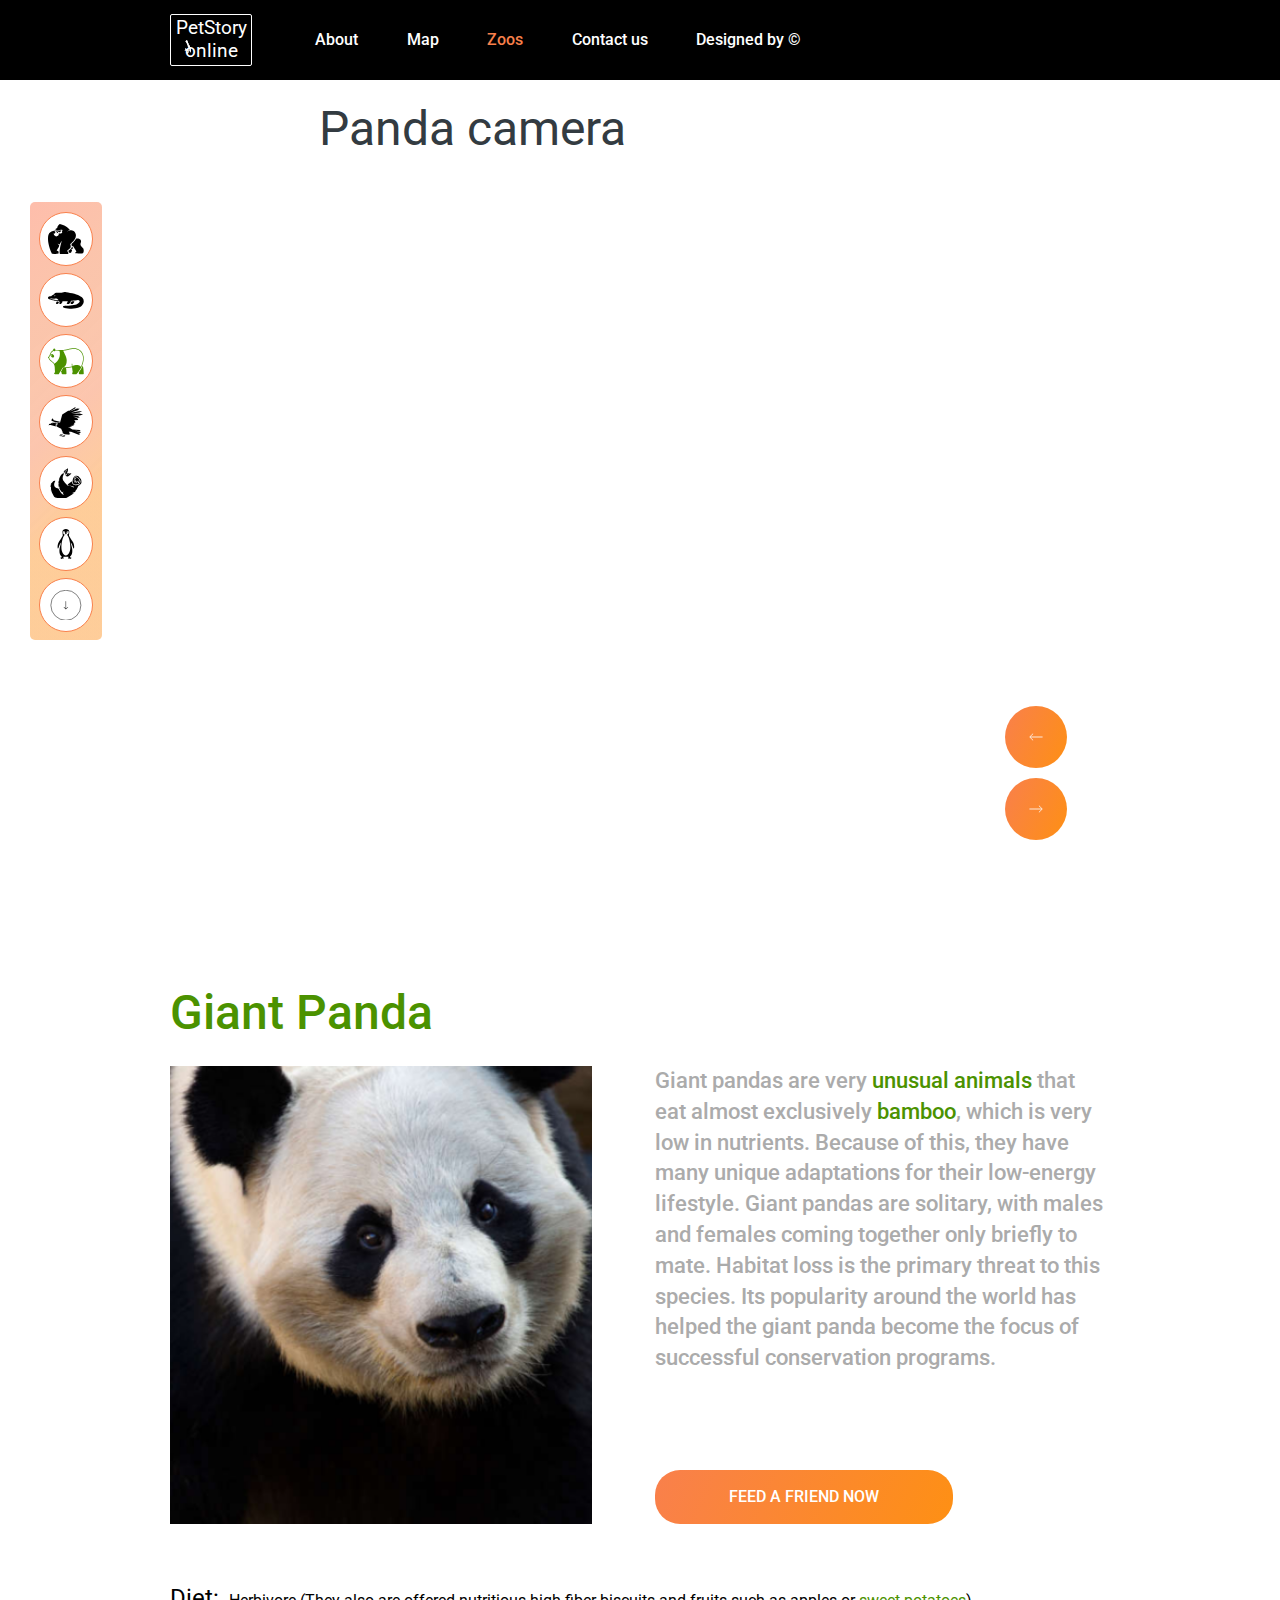
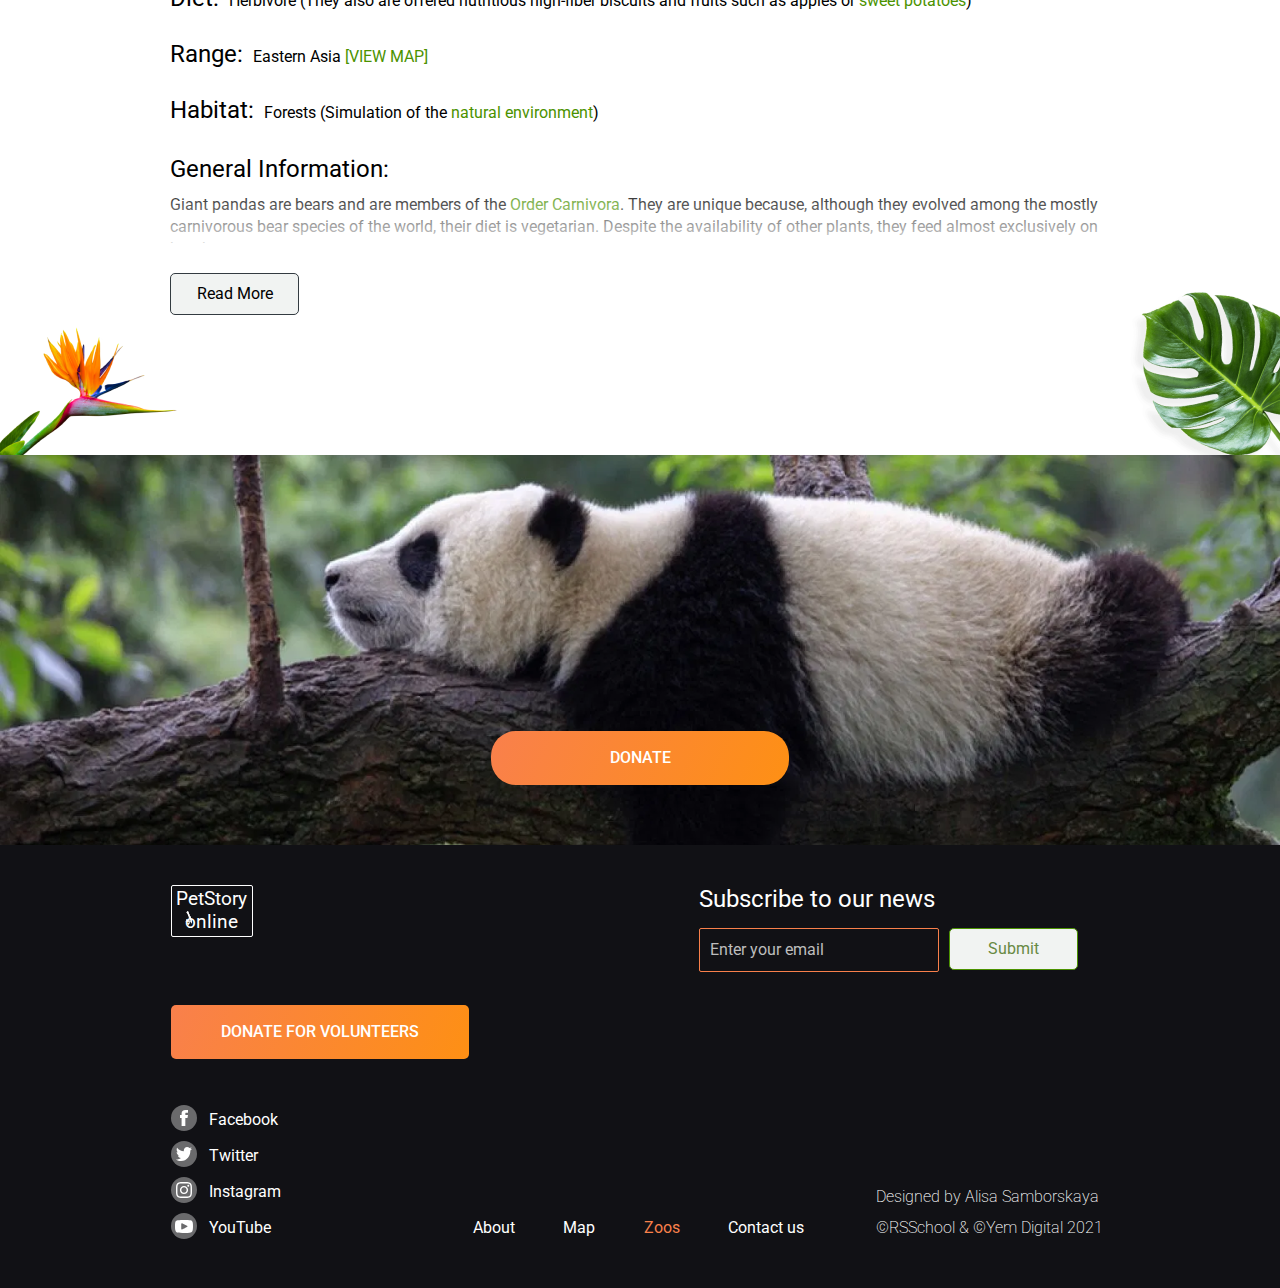
<file: pages/zoos/panda/panda.html>
<!DOCTYPE html>
<html lang="en">

<head>
    <meta charset="UTF-8" />
    <meta http-equiv="X-UA-Compatible" content="IE=edge" />
    <meta name="viewport" content="width=device-width, initial-scale=1.0" />
    <link rel="preconnect" href="https://fonts.gstatic.com">
    <link href="https://fonts.googleapis.com/css2?family=Roboto:wght@300;400;500;700&display=swap" rel="stylesheet">
    <link rel="stylesheet" href="panda.css" />
    <title>online-zoo</title>
</head>

<body>
    <header>
        <div class="header-wrapper">
            <a href="../../../index.html" class="logo-wrapper">
                <div class="logo-picture"></div>
                <h1 class="logo-text">PetStory online</h1>
            </a>
            <nav>
                <ul class="nav-menu">
                    <li class="nav-menu-item"><a href="../../../index.html" >About</a></li>
                    <li class="nav-menu-item"><a href="../../map/map.html">Map</a></li>
                    <li class="nav-menu-item"><a href="#" class="activ">Zoos</a></li>
                    <li class="nav-menu-item"><a href="">Contact us</a></li>
                    <li class="nav-menu-item"><a href="https://www.figma.com/file/jfEFwkXVj1WRq7sUHDr8os/PetStory-online">Designed by ©</a></li>
                </ul>
                <svg class="burger-menu" width="18" height="10" viewBox="0 0 18 10" fill="none"
                xmlns="http://www.w3.org/2000/svg">
                <rect width="18" height="2" rx="1" fill="white" />
                <rect y="4" width="18" height="2" rx="1" fill="white" />
                <rect y="8" width="18" height="2" rx="1" fill="white" />
            </svg>
            </nav>
        </div>
    </header>
    <main>
        <aside class="sidebar">
            <ul class="sidebar-menu">
                <li class="sidebar-menu-item" title="Gorillas"><a href="../gorilla/gorilla.html">
                        <svg width="55" height="47" viewBox="0 0 55 47" fill="none" xmlns="http://www.w3.org/2000/svg">
                            <path
                                d="M29.2709 12.0862C29.2709 12.0862 31.6454 9.79615 33.7743 9.03281C33.7743 9.03281 28.7796 2.2264 18.2169 0C18.2169 0 14.6141 2.16279 13.959 6.42475C13.959 6.42475 11.1751 6.99725 11.1751 8.46031L14.5322 9.73254C14.5322 9.73254 20.919 8.77837 21.7378 8.9692C22.5566 9.16004 21.9834 11.45 21.2465 11.8317C21.2465 11.8317 21.4921 12.595 21.9834 12.9131C21.9834 12.9131 20.3458 15.5212 16.088 14.1217C16.088 14.1217 18.4625 18.0656 12.4852 19.0834C12.4852 19.0834 9.04615 18.3201 8.55487 14.7578C8.55487 14.7578 12.5671 15.0123 12.9765 15.4576C12.9765 15.4576 13.8772 14.9487 10.6019 14.5034C10.6019 14.5034 10.1106 14.1217 11.912 12.9131L10.6838 12.8495L10.3563 10.1778C10.3563 10.1778 2.82317 11.5137 0.939896 16.0301C0.939896 16.0301 -3.23606 25.3809 6.01654 45.6094C6.01654 45.6094 12.1576 46.5635 16.2517 45.4185C16.2517 45.4185 16.4974 42.4924 15.9242 42.1107L13.2221 40.9021C13.2221 40.9021 18.5444 33.6504 16.9068 32.3146C16.9068 32.3146 15.351 31.1696 14.9416 30.4698C14.9416 30.4698 17.2343 31.3604 18.135 31.3604C18.135 31.3604 19.1995 28.0526 21.2465 25.699C21.2465 25.699 16.3336 41.6018 18.3806 45.991C18.3806 45.991 32.1367 49.0444 31.3998 44.528C31.3998 44.528 31.4817 42.8741 29.3528 41.4746C29.3528 41.4746 33.1193 38.1668 33.2831 37.7215C33.2831 37.7215 36.3946 36.3857 34.1019 30.9151C31.8092 25.4445 34.02 30.7879 34.02 30.7879C34.02 30.7879 49.6593 19.6559 39.5879 10.8775C39.5879 10.8775 35.5757 7.18808 29.2709 12.0862Z"
                                fill="black" />
                            <path
                                d="M20.625 10.0511H18.4499H12.6777L11.1719 9.40002C11.1719 9.40002 11.8411 11.6788 12.1757 11.8416C12.1757 11.8416 14.0162 11.923 15.02 11.2719C15.02 11.2719 16.9441 12.7368 17.5297 12.8182C17.5297 12.8182 20.374 11.5974 20.625 10.0511Z"
                                fill="black" />
                            <path
                                d="M14.5602 11.9636L13.8788 13.0512C13.8788 13.0512 13.3109 13.6727 14.5602 13.6727H15.4688V12.2744C15.4688 12.2744 15.0145 11.9636 14.7873 11.9636"
                                fill="black" />
                            <path
                                d="M13.75 11.9636L13.0134 12.8182L12.0312 12.7114C12.0312 12.7114 12.7679 12.017 13.75 11.9636Z"
                                fill="black" />
                            <path
                                d="M43.4148 22.248C43.4148 22.248 39.7543 28.1715 36.0938 30.6825L36.6632 34.4169C36.6632 34.4169 38.5341 34.0306 38.6968 34.1593C38.8595 34.2881 43.9029 42.1431 43.8215 42.5938C43.8215 42.5938 42.1133 43.1733 42.1133 43.624L41.9506 44.9761C41.9506 44.9761 50.9799 45.6843 53.583 44.9761C53.583 44.9761 56.3487 42.5294 54.1524 37.2498C54.1524 37.2498 50.2478 33.773 50.1665 32.6141C50.1665 32.6141 49.4344 30.6181 50.6545 28.1715C50.7359 28.0427 52.6068 21.733 43.4148 22.248Z"
                                fill="black" />
                            <path
                                d="M36.2801 36.026C36.2801 36.026 36.3677 38.0685 30.9375 41.3726C30.9375 41.3726 33.3898 43.7154 32.8643 44.4363L35.3167 44.196C35.3167 44.196 36.9808 40.5916 36.9808 40.2312C36.9808 40.2312 35.7546 39.4502 35.5794 39.0297C35.5794 39.0297 39.9586 37.2275 38.2945 36.026C37.8566 35.8458 36.2801 35.8458 36.2801 36.026Z"
                                fill="black" />
                        </svg>

                    </a></li>
                <li class="sidebar-menu-item" title="Alligators"><a href="../alligator/alligator.html">
                        <svg width="64" height="30" viewBox="0 0 64 30" fill="none" xmlns="http://www.w3.org/2000/svg">
                            <path
                                d="M19.6001 18.4318C19.434 18.1912 19.2528 17.9248 19.1235 17.7299C19.1131 17.7144 19.1002 17.7016 19.0856 17.6921C19.071 17.6827 19.055 17.6769 19.0385 17.6751C18.3946 17.599 16.8228 17.4087 15.7251 17.2762C15.7079 17.2743 15.6906 17.2767 15.6742 17.2831C15.6578 17.2895 15.6427 17.2999 15.6298 17.3136C15.6169 17.3272 15.6064 17.3439 15.599 17.3627C15.5916 17.3814 15.5875 17.4017 15.5869 17.4224C15.5768 17.7451 15.5844 18.0862 15.5958 18.2872C15.177 18.6739 14.8039 19.1272 14.4866 19.6346C14.3759 19.8029 14.3069 20.0052 14.2875 20.2183C14.2681 20.4315 14.299 20.647 14.3768 20.84C14.4546 21.033 14.576 21.1959 14.7273 21.3098C14.8785 21.4238 15.0534 21.4843 15.232 21.4845H17.2208C17.3805 21.4846 17.5381 21.442 17.6824 21.3598C17.8267 21.2777 17.9539 21.158 18.0549 21.0094L19.6026 18.6236C19.6204 18.5961 19.6298 18.562 19.6294 18.5272C19.6289 18.4923 19.6186 18.4587 19.6001 18.4318ZM61.589 10.6608C59.8892 8.76219 57.3109 7.06608 53.7046 5.47199C46.8672 2.45129 30.6497 0.10354 29.9626 0.00457493C29.894 -0.00484589 29.8245 0.000308609 29.7573 0.0198012L24.1305 1.70981H15.8898C14.2889 1.70981 11.594 2.43758 10.8575 4.3712C8.80528 5.68819 6.37024 7.27924 5.7301 7.69793C5.06969 7.61572 2.90464 7.46194 1.00199 8.63582C0.684101 8.83186 0.420471 9.1346 0.24314 9.50723C0.0658092 9.87987 -0.0175858 10.3063 0.00309104 10.7348C0.0237679 11.1633 0.147626 11.5754 0.359612 11.9209C0.571597 12.2664 0.862581 12.5306 1.1972 12.6812C1.21044 12.6877 1.22399 12.6933 1.23776 12.6979C1.46212 12.7756 6.74671 14.6163 8.63542 14.9178C9.18809 15.0061 9.78639 15.1081 10.4354 15.2177C11.5864 15.4126 12.8679 15.6288 14.3028 15.8435C14.3025 15.8435 14.3022 15.8433 14.3019 15.843C14.3017 15.8428 14.3016 15.8424 14.3016 15.842L19.6495 16.5027C19.6495 16.5027 20.7904 18.2597 20.9653 18.4912C20.6666 18.9107 20.4292 19.3879 20.263 19.9026C20.2027 20.0761 20.179 20.2648 20.194 20.452C20.209 20.6392 20.2623 20.819 20.3491 20.9756C20.4358 21.1321 20.5535 21.2604 20.6915 21.3492C20.8295 21.438 20.9836 21.4845 21.1402 21.4845H23.2038C23.3655 21.485 23.5252 21.4415 23.671 21.3574C23.8167 21.2733 23.9448 21.1507 24.0455 20.9988L25.573 18.7089C25.7179 18.4918 25.8006 18.2242 25.8087 17.9461C25.8143 17.7424 25.815 17.4466 25.7961 17.074C25.7951 17.0531 25.7977 17.0322 25.8038 17.0125C25.8098 16.9929 25.8192 16.975 25.8313 16.9599C25.8434 16.9448 25.8579 16.9329 25.874 16.9248C25.8901 16.9168 25.9074 16.9129 25.9249 16.9132C27.3984 16.9495 33.1107 16.9239 35.0524 16.8371C35.082 16.8356 35.1112 16.8467 35.1347 16.8683C35.1583 16.89 35.1748 16.9209 35.1813 16.9557C35.2499 17.2859 35.2681 17.6283 35.2351 17.9664C34.6149 18.3918 34.0878 18.9883 33.6975 19.7066C33.6014 19.8785 33.5461 20.0785 33.5373 20.2853C33.5286 20.4921 33.5669 20.6978 33.648 20.8804C33.7291 21.0631 33.85 21.2158 33.9979 21.3223C34.1457 21.4288 34.3148 21.485 34.4872 21.4849H37.3273C37.5215 21.4851 37.7121 21.422 37.8787 21.3022C38.3731 20.7998 39.6354 19.5297 39.8763 19.2872C39.9029 19.2602 39.9245 19.2269 39.9397 19.1894L41.2265 16.0627L41.4483 16.0384C41.821 15.9973 42.5122 15.9275 43.3902 15.8953C46.2385 15.7907 51.6144 14.9589 53.5956 14.5874C54.4031 14.4351 55.6618 15.0868 56.345 16.0094C56.5542 16.2926 56.8875 16.8499 56.7621 17.3949C56.3006 19.3864 54.1876 21.2393 50.812 22.6142C46.6441 24.3118 33.6196 24.8934 28.2134 25.0639C27.9056 25.0739 27.6102 25.2113 27.3771 25.4529C27.144 25.6944 26.9876 26.0254 26.9344 26.3896C26.8811 26.7538 26.9343 27.1289 27.0849 27.4514C27.2355 27.7739 27.4743 28.024 27.7608 28.1593C30.0729 29.2494 34.062 30 39.1096 30C43.3497 30 48.3376 29.4702 53.7034 28.1669C60.7778 26.4495 64 20.9805 64 16.6261C64 14.4549 63.1887 12.4482 61.589 10.6608ZM12.2595 5.98357C12.3989 5.98357 12.5351 6.03321 12.651 6.12623C12.7669 6.21925 12.8573 6.35146 12.9106 6.50614C12.9639 6.66082 12.9779 6.83103 12.9507 6.99524C12.9235 7.15945 12.8564 7.31029 12.7578 7.42868C12.6593 7.54706 12.5337 7.62769 12.397 7.66035C12.2602 7.69302 12.1185 7.67625 11.9898 7.61218C11.861 7.54811 11.7509 7.43961 11.6735 7.3004C11.596 7.16119 11.5547 6.99752 11.5547 6.83009C11.5547 6.60559 11.629 6.3903 11.7611 6.23155C11.8933 6.0728 12.0726 5.98361 12.2595 5.98357ZM10.5939 13.8611C9.94358 13.75 9.34147 13.648 8.78626 13.5597C7.45783 13.3481 4.20265 12.2792 2.55098 11.722C3.10239 11.7981 3.53083 11.8149 3.54224 11.8149C3.87435 11.8149 4.68814 11.8407 5.62996 11.8712C6.43869 11.8956 7.3336 11.9245 8.17275 11.9458L8.88133 12.9781C8.89822 13.0026 8.91985 13.0218 8.94433 13.034C8.96881 13.0461 8.9954 13.0509 9.02178 13.0479C9.04816 13.0449 9.07352 13.0342 9.09566 13.0167C9.1178 12.9993 9.13604 12.9755 9.1488 12.9476L9.58992 11.9732C9.83329 11.9747 10.0602 11.9763 10.2668 11.9763L10.8448 12.9568C10.8601 12.9828 10.8805 13.004 10.9041 13.0184C10.9278 13.0328 10.954 13.04 10.9805 13.0394C11.0071 13.0388 11.0331 13.0304 11.0562 13.0149C11.0794 12.9995 11.0991 12.9774 11.1136 12.9507L11.6713 11.9093C13.8135 11.7326 17.2474 11.4647 19.1526 15.0792C15.6655 14.7199 12.8742 14.2479 10.5939 13.8611ZM40.5483 20.0594C40.507 20.2538 40.509 20.458 40.5543 20.6512C40.5996 20.8444 40.6864 21.0198 40.8061 21.1599C40.9935 21.3732 41.2431 21.4897 41.5013 21.4845H44.2205C44.3822 21.4851 44.542 21.4418 44.6877 21.3576C44.8335 21.2735 44.9615 21.1508 45.0622 20.9988L46.7658 18.4409C46.8678 18.2884 46.9396 18.1101 46.9759 17.9194C47.0121 17.7288 47.0118 17.5307 46.975 17.3401L46.925 16.8479C46.9213 16.8092 46.9053 16.7737 46.8803 16.7489C46.8553 16.724 46.8233 16.7117 46.7909 16.7145C45.6398 16.8155 42.5988 17.0142 41.8955 17.0664C41.8644 17.0686 41.8351 17.0845 41.8133 17.111C41.7914 17.1376 41.7785 17.1729 41.777 17.2103C41.76 17.4759 41.7591 17.7427 41.7741 18.0085C41.4675 18.2367 41.2014 18.5353 40.991 18.8873C40.7807 19.2392 40.6302 19.6375 40.5483 20.0594Z"
                                fill="black" />
                        </svg>

                    </a></li>
                <li class="sidebar-menu-item" title="Pandas"><a href="#" class="selected-item">
                        <svg width="58" height="42" viewBox="0 0 58 42" fill="none" xmlns="http://www.w3.org/2000/svg">
                            <path
                                d="M53.7501 31.5338C56.0937 27.0938 58 21.6492 58 15.8465C58 12.9318 57.0706 9.61843 55.5138 6.98355C54.1526 4.67954 51.6283 1.70282 47.3301 0.605337C41.8905 -0.783412 36.3792 0.511685 31.9507 1.55244C30.3503 1.92853 28.8386 2.28374 27.5437 2.45941C24.64 2.85302 21.5721 2.79536 18.9349 2.69555H18.9331C18.5205 2.6799 18.1174 2.66331 17.7283 2.64725C16.0621 2.57835 12.2248 2.51226 12.2248 2.51226C12.0154 1.64021 11.538 0.925767 10.9421 0.595972C10.6896 0.458575 10.414 0.388928 10.1355 0.392146C9.85694 0.395365 9.58256 0.471365 9.33249 0.614568C8.51285 1.04792 8.11983 2.01081 8.30562 3.09786C6.99233 3.75825 5.70929 5.07275 4.93115 6.10642C4.26304 6.99385 3.69648 8.39504 3.14837 9.75007C2.5903 11.1301 2.01331 12.5571 1.43586 13.1334C1.29451 13.2733 1.1695 13.4342 1.06404 13.6121C1.06221 13.6121 1.06037 13.6109 1.05842 13.6105C0.937676 13.5821 0.813179 13.5835 0.692918 13.6146C0.572657 13.6456 0.459286 13.7057 0.360075 13.7909C0.260865 13.8761 0.178006 13.9846 0.116811 14.1094C0.0556166 14.2341 0.0174376 14.3725 0.00472252 14.5155C-0.00799251 14.6585 0.00503716 14.803 0.0429759 14.9398C0.0809147 15.0766 0.142925 15.2026 0.22503 15.3098C0.307136 15.4169 0.407523 15.5029 0.519755 15.5621C0.631987 15.6214 0.753586 15.6526 0.876754 15.6537C0.981015 16.0329 1.12183 16.397 1.29649 16.739C2.45849 19.0738 4.29662 20.5253 5.91835 21.8057C6.81238 22.5116 7.65666 23.1784 8.31078 23.9231C8.80153 24.5013 9.22839 25.1489 9.58144 25.8507C9.58534 25.8597 9.5905 25.8673 9.59474 25.876C10.2587 27.1729 10.7854 28.7551 10.8837 30.2662C11.0081 32.1754 11.3023 37.3304 11.3948 38.9588C11.0753 39.0774 10.7755 39.2591 10.5086 39.4959C10.31 39.6712 10.1643 39.9157 10.0925 40.194C10.0208 40.4723 10.0267 40.77 10.1094 41.0442C10.1879 41.3239 10.3406 41.5673 10.5454 41.7391C10.7503 41.911 10.9966 42.0023 11.2488 42H16.6801C16.8551 42.0002 17.028 41.9557 17.1866 41.8695C17.3453 41.7833 17.4858 41.6576 17.5983 41.5012C18.7995 39.834 21.7957 35.5371 23.6919 31.6385C31.0323 31.6301 36.0454 31.3192 38.9697 30.6886C39.4052 33.9029 39.9805 37.5655 40.1907 38.8864C40.0092 38.9855 39.8376 39.1075 39.6788 39.2502C39.4616 39.4457 39.3022 39.7157 39.223 40.0224C39.1438 40.329 39.1488 40.6568 39.2373 40.96C39.3257 41.2631 39.4932 41.5264 39.7163 41.7128C39.9394 41.8993 40.2068 41.9996 40.4812 41.9997H45.5721C45.8732 41.9993 46.1652 41.8786 46.3994 41.6576C48.0783 40.0679 51.1503 36.4367 53.712 31.6063C53.7262 31.5832 53.7389 31.559 53.7501 31.5338ZM17.8733 16.2565C16.2311 20.2734 13.3406 23.5228 10.2615 24.8481C9.90794 24.2025 9.49559 23.6034 9.03162 23.0613C8.31136 22.2413 7.42994 21.5455 6.49672 20.8086C4.89206 19.5413 3.23227 18.2309 2.18879 16.1342C1.55357 14.8579 1.79083 14.3637 2.10649 14.0488C2.8522 13.3046 3.44936 11.8278 4.08171 10.2641C4.5991 8.98439 5.13414 7.6612 5.70643 6.9014C6.39895 5.98132 7.63052 4.70897 8.82232 4.15106C8.9394 4.09606 9.04467 4.01165 9.13065 3.90382C9.78214 5.01535 11.3338 4.85146 11.7233 3.83933C11.7505 3.76662 11.7706 3.69061 11.7834 3.61269C13.4234 3.86167 16.0367 3.78193 17.6919 3.8507C17.9725 3.86234 18.2618 3.87412 18.5548 3.88562C19.7618 7.84222 19.5238 12.2191 17.8733 16.2565ZM49.524 27.2852C48.5624 27.0767 43.7899 26.2342 39.7872 28.9726C39.5968 27.4624 39.4669 26.2065 39.4669 25.5927C39.4669 25.433 39.4126 25.2798 39.3158 25.1669C39.2191 25.054 39.0879 24.9906 38.9511 24.9906C38.8143 24.9906 38.6831 25.054 38.5864 25.1669C38.4897 25.2798 38.4353 25.433 38.4353 25.5927C38.4353 26.3055 38.5912 27.7746 38.8121 29.4983C36.3147 30.0429 32.1963 30.346 26.293 30.418C27.4682 29.585 28.4053 28.3893 29.0897 26.8341C30.0428 24.6698 30.464 21.8499 30.3079 18.6791C30.132 15.1069 27.7803 10.2953 25.8906 6.42952C25.4529 5.53433 25.0338 4.67686 24.6848 3.918C25.6787 3.8705 26.678 3.78889 27.6624 3.65537C28.9997 3.47421 30.5318 3.11405 32.1538 2.73221C36.4876 1.71366 41.8811 0.445993 47.1091 1.78109C54.2918 3.61563 56.9684 11.3821 56.9684 15.8465C56.9684 20.9849 55.4042 25.8407 53.3859 29.9204C52.7933 28.886 51.5584 27.727 49.524 27.2852Z"
                                fill="#4B9200" />
                            <path
                                d="M6.89343 9.19394C4.50433 8.27011 3.11475 10.8646 4.6352 12.3883C5.46664 13.221 6.25702 15.1507 8.06361 14.9906C10.9339 14.7369 10.6696 10.6525 6.89343 9.19394ZM5.81115 11.7043C5.66947 11.7043 5.53097 11.6617 5.41317 11.5818C5.29537 11.502 5.20355 11.3886 5.14933 11.2558C5.09512 11.1231 5.08093 10.977 5.10857 10.8361C5.13621 10.6952 5.20444 10.5658 5.30462 10.4642C5.4048 10.3626 5.53244 10.2934 5.6714 10.2653C5.81036 10.2373 5.95439 10.2517 6.08529 10.3067C6.21618 10.3617 6.32806 10.4548 6.40677 10.5742C6.48549 10.6937 6.5275 10.8342 6.5275 10.9778C6.52746 11.1705 6.45198 11.3552 6.31765 11.4915C6.18331 11.6277 6.00113 11.7042 5.81115 11.7043Z"
                                fill="#4B9200" />
                            <path
                                d="M29.2534 32.1105C29.2471 32.0787 29.2322 32.0504 29.2113 32.0304C29.1903 32.0104 29.1645 31.9996 29.138 32C28.5727 32.0074 25.5797 32.0461 24.3108 32.0523C24.2913 32.0522 24.272 32.0584 24.255 32.0701C24.2379 32.0818 24.2236 32.0988 24.2134 32.1193C23.3977 33.7222 21.9669 36.2164 21.0219 37.8401C21.0064 37.8669 20.9987 37.8994 21.0002 37.9323C21.0017 37.9652 21.0122 37.9964 21.03 38.0209L22.3505 39.8507L22.3364 39.8768C22.3317 39.887 22.3258 39.8972 22.3211 39.9073C22.2181 40.116 22.1619 40.3549 22.1583 40.5993C22.1547 40.8437 22.2039 41.0849 22.3007 41.2981C22.3975 41.5112 22.5386 41.6886 22.7092 41.812C22.8799 41.9354 23.0741 42.0003 23.2718 42H28.8868C29.0353 41.9999 29.1823 41.9631 29.3191 41.8917C29.456 41.8203 29.5799 41.7158 29.6836 41.5843C29.7873 41.4528 29.8686 41.297 29.9229 41.1261C29.9772 40.9552 30.0033 40.7725 29.9997 40.5889C29.9809 39.6429 29.9315 38.1577 29.8093 36.546C29.7081 35.0532 29.5223 33.5711 29.2534 32.1105Z"
                                fill="#4B9200" />
                            <path
                                d="M56.468 28.0889C56.4604 28.0636 56.4464 28.0415 56.4278 28.0256C56.4092 28.0097 56.387 28.0008 56.3639 28.0001C56.3409 27.9993 56.3182 28.0067 56.2989 28.0213C56.2795 28.0359 56.2644 28.0569 56.2556 28.0818C56.1031 28.5141 55.9319 28.9372 55.7429 29.3495C54.1619 32.8023 52.2445 36.0311 50.0286 38.9719C50.0097 38.9966 49.9995 39.0286 50 39.0617C50.0005 39.0947 50.0117 39.1264 50.0313 39.1502L50.4144 39.6212C50.3018 39.7766 50.2074 39.9486 50.1335 40.1328C50.0542 40.3363 50.0204 40.5599 50.0351 40.7828C50.0498 41.0057 50.1126 41.2206 50.2177 41.4076C50.3112 41.5855 50.4418 41.733 50.5972 41.8366C50.7526 41.9401 50.9279 41.9963 51.1069 42H56.9229C57.0665 41.9999 57.2086 41.9664 57.341 41.9014C57.4733 41.8364 57.5931 41.7412 57.6935 41.6214C57.7938 41.5017 57.8725 41.3598 57.9251 41.204C57.9777 41.0483 58.0031 40.8819 57.9997 40.7145C57.9422 38.0216 57.6751 32.0536 56.468 28.0889Z"
                                fill="#4B9200" />
                        </svg>

                    </a></li>
                <li class="sidebar-menu-item" title="Eagles"><a href="../eagle/eagle.html">
                        <svg width="54" height="48" viewBox="0 0 54 48" fill="none" xmlns="http://www.w3.org/2000/svg">
                            <path
                                d="M17.6416 25.2826L21.2912 11.837L30.6367 5.74636H32.5354L42.0267 0V1.83862L33.1832 7.0102L44.5086 2.52817L48.5969 2.64342L45.8228 5.28634L34.287 8.96359L47.575 6.55067L52.5394 6.66543L48.1589 8.50405L36.3314 10.5727L48.5969 10.3432L54 11.607L48.5969 13.3309L37.4998 12.6413L46.4067 14.4804L48.8892 16.5491L45.3847 16.8938L38.3759 14.8247L45.2383 18.1577L46.4067 20.3416L39.69 20.6863L41.4423 21.9394L42.0267 24.2488L39.8359 25.2826L40.5662 27.2365L38.8139 28.0413L38.9598 29.4204H35.8202V30.9147H33.1832L34.1412 32.0638L30.1993 31.6043L34.1412 33.5572L37.2082 35.2815L48.5969 36.0858L50.2033 37.6944L48.5969 38.6145L40.5662 36.6611L49.473 39.534L50.7872 40.7979H47.1363L40.5662 38.6145L48.4511 41.6022L49.473 42.9822L47.1363 43.5556L35.1637 39.0745L31.5128 38.8445L33.9954 42.2917L31.6593 41.7174L33.1832 43.5556L25.0885 42.9822L22.1679 41.1426L21.7299 39.0745L19.539 34.3615L11.5082 30.109L13.5601 30.1417L11.5082 28.6092L14.34 28.4564L12.393 27.6135L14.2426 27.3835L12.5878 26.4639L14.8265 25.9277L12.9769 24.6248L17.6416 25.2826Z"
                                fill="black" />
                            <path
                                d="M17.7051 23.228L7.76266 20.6848L6.46917 17.7778L4.42639 19.8546V21.4113L10.4187 23.9029L17.2956 24.8889L17.7051 23.228Z"
                                fill="black" />
                            <path
                                d="M26.5576 44.6635L24.6831 45.7587V46.7558L24.9945 47.5024L23.4329 46.9543V45.6601L22.4172 46.9048L22.9639 48L21.2461 46.6058L23.1207 44.6635L24.4478 44.4445L26.5576 44.6635Z"
                                fill="black" />
                            <path
                                d="M22.1313 44.4445L20.7845 45.0047L20.3609 46.1723L21.2781 47.1111L20.7845 46.179L22.1313 44.4445Z"
                                fill="black" />
                            <path
                                d="M22.1313 43.555L20.1672 44.7858L19.78 45.5089L19.1167 45.7031L19.9329 44.2936L18.5486 44.7957L18.1894 46.2222L17.7191 45.4987L18.5216 44.0204L17.47 44.7336L17.36 45.8501L16.8199 44.8886L18.1063 43.3898H20.4857L21.2194 42.6666L22.1313 43.555Z"
                                fill="black" />
                            <path
                                d="M0.514134 27.0751L1.67467 26.1379H3.54336L3.6087 25.6171L5.54272 24.8889H11.3041L13.2788 26.1902L10.1843 26.503L12.9565 27.5556L9.92663 28.0112L12.7636 28.7917H10.1843L11.9901 30.2222H10.1534L2.9973 28.4276H1.16004L0.000120163 28.9737L0.514134 27.0751ZM5.2851 26.8099C5.55012 26.8099 5.7646 26.6364 5.7646 26.423C5.7646 26.2086 5.5495 26.0355 5.2851 26.0355C5.01946 26.0355 4.80436 26.2091 4.80436 26.423C4.80436 26.6364 5.02008 26.8099 5.2851 26.8099Z"
                                fill="black" />
                        </svg>

                    </a></li>
                <li class="sidebar-menu-item" title="Two-toed Sloth"><a href="">
                        <svg width="50" height="49" viewBox="0 0 50 49" fill="none" xmlns="http://www.w3.org/2000/svg">
                            <path
                                d="M31.935 8.61115C31.1581 8.29831 25.9519 6.81151 24.3206 9.15879C24.3206 9.15879 23.6988 9.70643 24.7094 11.0371C24.7094 11.0371 25.4863 9.55032 26.5744 9.39358C26.7725 9.36526 27.0469 9.35267 27.3669 9.34889L27.5069 8.21963L27.7869 9.34889C29.2306 9.36211 31.2631 9.48926 32.0131 9.31553C32.0131 9.31553 31.4694 9.70643 29.4487 9.78511L29.5262 11.8196L28.8594 9.804C28.0131 9.82917 27.3531 9.8575 26.6731 10.1225L26.8069 12.68L26.1519 10.3711C25.6756 10.6412 25.1644 11.0472 24.5538 11.6628C24.5538 11.6628 25.2531 13.6973 27.1956 13.6192C29.1381 13.5411 33.2562 10.2541 33.8781 8.37636C33.8775 8.37636 32.7119 8.92463 31.935 8.61115Z"
                                fill="black" />
                            <path
                                d="M26.8105 1.47044C26.0224 1.75433 21.1449 4.11483 21.4674 6.96192C21.4674 6.96192 21.3624 7.78715 22.9937 8.10944C22.9937 8.10944 22.5974 6.47723 23.3093 5.63437C23.4387 5.48078 23.6362 5.28816 23.8731 5.07225L23.2356 4.13309L24.1881 4.79214C25.2781 3.8385 26.8843 2.57767 27.3318 1.94694C27.3318 1.94694 27.1818 2.60285 25.7199 4.00971L27.1168 5.48204L25.2912 4.41761C24.6743 5.00112 24.1981 5.46252 23.8631 6.11528L25.6456 7.942L23.6362 6.6497C23.4574 7.17027 23.3412 7.81485 23.2887 8.68351C23.2887 8.68351 25.1512 9.74102 26.5543 8.38577C27.958 7.03116 28.8805 1.82105 28.1105 9.99995e-07C28.1112 -0.00125794 27.5987 1.18655 26.8105 1.47044Z"
                                fill="black" />
                            <path
                                d="M49.8061 20.0366C49.7286 17.8454 47.2417 15.4975 46.1542 14.2455C45.0667 12.9935 42.8911 12.4459 40.9486 12.4459C39.0061 12.4459 37.9961 14.0894 37.9961 14.0894C37.9961 14.0894 40.7936 13.385 41.5705 13.6198C42.3474 13.8546 46.2324 16.5154 47.7867 19.4109C49.3405 22.3065 47.6311 24.3409 46.8542 25.8277C46.0774 27.3145 42.8136 27.706 40.0942 27.4713C37.3749 27.2365 35.8986 25.8277 35.2768 24.5757C34.6549 23.3237 34.733 21.0545 34.733 21.0545L27.7399 26.2973C28.3618 27.3926 30.848 28.3317 32.7124 28.4885C34.5774 28.6452 37.0636 29.7405 37.763 30.2101C38.4624 30.6797 37.2968 31.3053 37.2968 31.3053C34.888 29.8966 29.4493 28.2537 28.3612 28.2537C27.2737 28.2537 22.1449 21.993 20.7468 19.9586C19.3481 17.9241 19.9699 16.2806 19.9699 14.8718C19.9699 13.4631 21.9124 9.3942 21.9124 9.3942C21.9124 9.3942 21.5237 7.43781 18.8824 9.55093C16.7412 11.2637 14.6006 14.982 13.6175 19.8295C14.6012 18.9036 15.4637 18.0809 15.4637 18.0809L13.44 20.8127C13.3025 21.648 13.1962 22.511 13.1325 23.4017C13.0843 24.0797 13.0631 24.7129 13.0625 25.3103L14.7637 23.9494L13.0693 25.8995C13.125 28.1819 13.5118 29.879 14.0037 31.2556L15.3074 29.1922L14.5125 32.5171C14.9237 33.4348 15.3525 34.2173 15.6956 34.9827C16.3049 36.3411 17.7424 38.0186 19.0262 39.3688L21.0568 37.6428L20.0618 40.427C20.6193 40.9828 21.0724 41.4146 21.2899 41.6343C22.0668 42.4167 20.9793 42.8082 20.9793 42.8082C17.4049 41.4001 12.9762 32.7141 12.9762 32.7141C12.9762 32.7141 9.01372 33.0269 7.14873 30.2101C5.28373 27.3932 6.60498 23.8713 7.61498 21.8369C8.62497 19.8024 7.61498 20.3501 7.61498 20.3501C7.61498 20.3501 5.74998 20.6629 5.20623 20.8977C4.66248 21.1325 1.39875 25.0453 0.932497 25.5149C0.466248 25.9845 0.388749 26.7669 0.388749 26.7669L1.70937 25.5929C1.70937 25.5929 1.32062 26.7669 0.776872 27.7841C0.233124 28.8013 0 30.8358 0 30.8358L1.16562 29.1922V34.2003C0.776872 36.5482 1.16562 37.3306 1.16562 37.3306L1.94249 33.8874C1.94249 33.8874 1.94249 36.5482 1.94249 37.4087C1.94249 38.2691 3.96249 42.2606 5.90498 45.5471C7.84747 48.8335 20.5124 49.225 23.1543 48.9122C25.7649 48.6031 33.7605 43.862 37.848 40.1248L34.1105 40.6951L39.3955 38.5002C40.1086 37.6485 40.7792 36.7081 41.393 35.7544L38.3836 37.0171C38.4936 36.9435 40.1692 35.9508 41.913 34.921C43.8774 31.6862 45.143 28.5659 45.143 28.5659C45.143 28.5659 48.0955 26.9224 49.2611 25.2008C50.4273 23.4798 49.8836 22.2278 49.8061 20.0366Z"
                                fill="black" />
                            <path
                                d="M39.3942 17.0629C39.7805 17.0629 40.0936 16.7476 40.0936 16.3585C40.0936 15.9695 39.7805 15.6542 39.3942 15.6542C39.0079 15.6542 38.6948 15.9695 38.6948 16.3585C38.6948 16.7476 39.0079 17.0629 39.3942 17.0629Z"
                                fill="black" />
                            <path
                                d="M44.834 22.5407C45.2631 22.5407 45.6109 22.1904 45.6109 21.7583C45.6109 21.3261 45.2631 20.9758 44.834 20.9758C44.4049 20.9758 44.0571 21.3261 44.0571 21.7583C44.0571 22.1904 44.4049 22.5407 44.834 22.5407Z"
                                fill="black" />
                            <path
                                d="M39.3947 26.4534C40.4047 26.5314 44.2122 26.3753 45.2997 25.827C46.3872 25.2794 47.7859 23.6359 47.4753 22.1491C47.1647 20.6623 46.3097 17.5319 44.3672 16.2799C42.4247 15.0279 40.9485 14.4016 40.1716 14.4016C39.3947 14.4016 38.0735 14.3235 37.4522 15.1059C37.4522 15.1059 36.5972 15.6536 36.2091 18.0015C35.8204 20.3494 35.3541 22.1491 36.0535 23.6359C36.7528 25.1233 38.3847 26.3753 39.3947 26.4534ZM39.9385 15.4194C41.1041 16.4366 41.026 17.2191 40.6378 17.8454C40.2491 18.4717 39.7828 19.0193 39.7828 19.0193L39.2391 19.1761L38.5397 18.7065L38.2291 19.1761L38.3847 20.9757C38.3847 20.9757 39.1616 22.7754 40.2497 22.9321C41.3372 23.0889 42.1147 23.0889 42.1147 22.7754C42.1147 22.4619 41.8816 21.8362 42.4253 21.3666C42.9691 20.8971 44.6784 20.0366 45.2228 20.5055C45.7666 20.9751 46.3884 23.4791 45.8447 24.0268C45.3009 24.5744 45.3784 24.4964 44.9122 24.0268C44.4459 23.5572 43.436 21.4441 43.436 21.4441C43.436 21.4441 42.581 21.4441 42.581 22.1484C42.581 22.8528 43.1247 23.2437 42.3478 23.5572C41.571 23.87 39.3178 23.4004 38.9291 23.0095C38.5403 22.618 37.9966 21.8356 37.9191 21.0532C37.8416 20.2707 37.5303 19.4883 37.7635 19.0187C37.9966 18.5491 38.3072 17.688 38.6185 18.0796C38.9291 18.4705 39.2403 19.0187 39.6285 18.6272C40.0172 18.2363 40.2503 17.61 40.2503 17.61C40.2503 17.61 38.6185 17.2971 37.531 16.358C37.5297 16.3586 38.7728 14.4022 39.9385 15.4194ZM41.8035 21.5234L41.1041 22.2277C41.1041 22.2277 39.861 21.993 39.1616 20.9757C38.4622 19.9585 39.861 19.4889 39.861 19.4889C40.9485 20.0366 41.8035 21.5234 41.8035 21.5234Z"
                                fill="black" />
                        </svg>

                    </a></li>
                <li class="sidebar-menu-item" title="Penguins"><a href="">
                        <svg width="32" height="59" viewBox="0 0 32 59" fill="none" xmlns="http://www.w3.org/2000/svg">
                            <path fill-rule="evenodd" clip-rule="evenodd"
                                d="M11.0618 53.6969V55.2321L11.784 56.1838C12.5365 57.1767 11.3126 56.9259 10.0091 56.962L9.02201 56.9879L8.27471 57.567C6.94978 58.5909 6.32494 59.0925 6.70708 57.3744L6.90109 56.4951L5.49133 56.5032C4.06534 56.3999 4.25714 56.166 5.60568 55.6172L7.84905 54.7017L8.12422 53.5804C2.82156 49.7959 2.87394 40.7937 4.39805 35.0654L6.8015 26.0284C3.40952 29.852 3.51058 31.4012 1.94221 36.2501C1.51213 37.5809 0.502941 38.5562 0.201955 36.6868C-0.415507 32.8685 0.395973 28.1611 2.45713 25.0428C4.95944 21.2554 9.85119 14.2369 9.98177 12.6567C10.1728 10.3491 9.35693 8.07626 9.35693 5.37181C9.35693 -1.7906 22.6431 -1.7906 22.6431 5.37181C22.6431 8.07626 21.8272 10.3491 22.0182 12.6567C22.1488 14.2369 27.0406 21.2554 29.5429 25.0428C31.604 28.1611 32.4155 32.8685 31.798 36.6868C31.4971 38.5562 30.4879 37.5809 30.0578 36.2501C28.4894 31.4012 28.5905 29.852 25.1985 26.0284L27.602 35.0654C29.1261 40.7937 29.1784 49.7959 23.8758 53.5804L24.151 54.7017L26.3943 55.6172C27.7429 56.166 27.9347 56.3999 26.5087 56.5032L25.0989 56.4951L25.2929 57.3744C25.6751 59.0925 25.0502 58.5909 23.7253 57.567L22.978 56.9879L21.9909 56.962C20.6874 56.9259 19.4635 57.1767 20.216 56.1838L20.9382 55.2321V53.6969H11.0618ZM19.6059 4.78165C20.1068 4.78165 20.5126 5.18739 20.5126 5.68755C20.5126 6.1892 20.1068 6.59494 19.6059 6.59494C19.105 6.59494 18.6993 6.1892 18.6993 5.68755C18.6993 5.18739 19.105 4.78165 19.6059 4.78165ZM12.3941 4.78165C12.8942 4.78165 13.3 5.18739 13.3 5.68755C13.3 6.1892 12.8942 6.59494 12.3941 6.59494C11.8924 6.59494 11.4867 6.1892 11.4867 5.68755C11.4867 5.18739 11.8924 4.78165 12.3941 4.78165ZM15.9993 10.4214L17.9948 7.53699L17.2821 6.72256C17.3581 5.21026 19.0851 3.23246 20.5377 3.95836C22.0485 4.7123 22.1672 9.85487 18.1194 11.1319C22.362 14.5047 24.6356 27.6883 24.6356 35.224C24.6356 43.9142 20.7693 50.9593 16 50.9593C11.2307 50.9593 7.36438 43.9142 7.36438 35.224C7.36438 27.6979 9.67783 14.5393 13.9219 11.1451C9.70144 9.85192 9.95816 4.38402 11.6106 3.90008C13.0366 3.4818 14.5954 5.30542 14.6692 6.76609L14.0045 7.53699L15.9993 10.4214Z"
                                fill="black" />
                        </svg>

                    </a></li>
                <li class="sidebar-menu-item" title="More"><a href="">
                        <svg width="62" height="62" viewBox="0 0 62 62" fill="none" xmlns="http://www.w3.org/2000/svg">
                            <circle cx="31" cy="31" r="30.5" transform="rotate(90 31 31)" stroke="black" />
                            <path
                                d="M35.1075 34.9982L35.2094 34.8935L35.1074 34.7889L34.9709 34.6487L34.8635 34.5384L34.756 34.6487L31.2466 38.2516V23V22.85H31.0966H30.9034H30.7534V23V38.2512L27.244 34.6487L27.1365 34.5384L27.0291 34.6487L26.8926 34.7889L26.7906 34.8935L26.8926 34.9982L30.8927 39.1047L31.0002 39.215L31.1076 39.1047L35.1075 34.9982Z"
                                fill="black" stroke="black" stroke-width="0.3" />
                        </svg>

                    </a></li>
            </ul>
        </aside>
        <section class="main-wrapper">
            <section class="first-section">
                    <h3 class="camera-title">Panda camera</h3>
                    <iframe class="video-animal" width="560" height="315" src="https://www.youtube.com/embed/OObOQ2GElhA"
                        title="YouTube video player" frameborder="0"
                        allow="accelerometer; autoplay; clipboard-write; encrypted-media; gyroscope; picture-in-picture"
                        allowfullscreen></iframe>
                </section>
                <section class="animal-slider-section">
                    <ul class="animal-slider">
                        <li class="arrow arrow-left">
                            <svg width="18" height="10" viewBox="0 0 18 10" fill="none" xmlns="http://www.w3.org/2000/svg">
                                <path
                                    d="M5.00179 9.10745L5.10646 9.2094L5.21112 9.10745L5.35128 8.97092L5.46159 8.86347L5.35128 8.75602L1.74841 5.24656L17 5.24656H17.15V5.09656V4.90344V4.75344H17L1.74878 4.75344L5.35129 1.24398L5.46158 1.13653L5.35128 1.02909L5.21112 0.892552L5.10646 0.790595L5.00179 0.892553L0.895334 4.89275L0.785027 5.0002L0.895338 5.10764L5.00179 9.10745Z"
                                    fill="white" stroke="white" stroke-width="0.3" />
                            </svg>
                        </li>
                        <li class="animal-slider-item">
                            <iframe class="animal-cam" width="560" height="315" src="https://www.youtube.com/embed/OObOQ2GElhA"
                            title="YouTube video player" frameborder="0"
                            allow="accelerometer; autoplay; clipboard-write; encrypted-media; gyroscope; picture-in-picture"
                            allowfullscreen>
                            </iframe>
                       </li>
                        <li class="animal-slider-item">
                            <iframe class="animal-cam" width="560" height="315" src="https://www.youtube.com/embed/OObOQ2GElhA"
                        title="YouTube video player" frameborder="0"
                        allow="accelerometer; autoplay; clipboard-write; encrypted-media; gyroscope; picture-in-picture"
                        allowfullscreen></iframe>
                        </li>
                        <li class="animal-slider-item">
                            <iframe class="animal-cam" width="560" height="315" src="https://www.youtube.com/embed/OObOQ2GElhA"
                        title="YouTube video player" frameborder="0"
                        allow="accelerometer; autoplay; clipboard-write; encrypted-media; gyroscope; picture-in-picture"
                        allowfullscreen></iframe>
                        </li>
                        <li class="animal-slider-item">
                            <iframe class="animal-cam" width="560" height="315" src="https://www.youtube.com/embed/OObOQ2GElhA"
                        title="YouTube video player" frameborder="0"
                        allow="accelerometer; autoplay; clipboard-write; encrypted-media; gyroscope; picture-in-picture"
                        allowfullscreen></iframe>
                        </li>
                        <li class="arrow arrow-right">                    
                            <svg width="18" height="10" viewBox="0 0 18 10" fill="none" xmlns="http://www.w3.org/2000/svg">
                                <path
                                    d="M12.9982 0.892548L12.8935 0.7906L12.7889 0.892552L12.6487 1.02908L12.5384 1.13653L12.6487 1.24398L16.2516 4.75344H1H0.85V4.90344V5.09656V5.24656H1H16.2512L12.6487 8.75602L12.5384 8.86347L12.6487 8.97091L12.7889 9.10745L12.8935 9.2094L12.9982 9.10745L17.1047 5.10725L17.215 4.9998L17.1047 4.89236L12.9982 0.892548Z"
                                    fill="white" stroke="white" stroke-width="0.3" />
                            </svg>
                        </li>
                    </ul>
        
                </section>                
                
                
            </section> 
            <section class="information-section">
                <div class="information-wrapper">
                    <h3 class="information-section-title">Giant Panda</h3>
                <div class="information-first-wrapper">
                    <div class="information-foto"></div>
                    <div class="information-text">
                        <p>
                            Giant pandas are very <span> unusual animals </span> that eat almost exclusively <span>bamboo</span>, which is very low in nutrients. Because of this, they have many unique adaptations for their low-energy lifestyle. Giant pandas are solitary, with males and females coming together only briefly to mate. Habitat loss is the primary threat to this species. Its popularity around the world has helped the giant panda become the focus of successful conservation programs.
                        </p>
                        <a href="" class="feed-friend-btn">Feed a friend now</a>
    
                    </div>
                </div>
                <div class="information-second-wrapper">
                    <div class="animal-information-block short-text">  
                    <div class="information-block">
                        <h5 class="information-subtitle">Diet:</h5>
                    <p class="information-description">
                        Herbivore (They also are offered nutritious high-fiber biscuits and fruits such as apples or <span>sweet potatoes</span>)
                    </p>
                    </div>
                    <div class="information-block range">                
                    <h5 class="information-subtitle">Range:</h5>
                    <p class="information-description">
                        Eastern Asia <span>[VIEW MAP]</span>
                    </p>
                </div>
                <div class="information-block habitat">                
                    <h5 class="information-subtitle">Habitat:</h5>
                    <p class="information-description">
                        Forests (Simulation of the <span>natural environment</span>) 
                    </p>
                </div>                
                    
                    <h5 class="information-subtitle general">General Information:</h5>
                    <p class="information-description margin-top-ten">
                        Giant pandas are bears and are members of the <span>Order Carnivora</span>. They are unique because, although they evolved among the mostly carnivorous bear species of the world, their diet is vegetarian. Despite the availability of other plants, they feed almost exclusively on bamboo.
                    </p>
                    <p class="information-description margin-top-twenty">
                        Giant pandas communicate with one another in dense bamboo forests primarily by scent. Males regularly scent-mark the margins of their territories by adopting a “headstand” position to mark a bamboo stalk with their anogenital glands.
                    </p>
                    <h5 class="information-subtitle general">Physical features and characteristics:</h5>
                    <p class="information-description margin-top-ten">
                        The low nutrient value of bamboo figures prominently in the biology of the giant panda. They have extremely powerful jaws and associated muscles to crunch through the woody stems of bamboo. Each hand bears a <span>specialized metacarpal bone</span> in the wrist that functions as a thumb would in humans, to allow them to grasp the circular bamboo stalks. While other herbivorous animals, such as antelope, zebras, or rabbits, have very long digestive tracts, the giant panda retains an essentially bear-like digestive tract. Thus, the digestive efficiency of the bamboo they consume is quite low. Examination of the feces demonstrates that their food has been only partially digested. The low nutrient value of their food and their low digestive efficiency results in an animal that is constrained to a low-metabolism. This lifestyle explains why giant pandas sleep so often and why they eat such <span>enormous</span> amounts of bamboo.
                    </p>
                    <p class="information-description margin-top-twenty">
                        Individuals do not travel long distances, and males will establish territories that are not particularly large compared with other species in the Order Carnivora. Adult females average about 230 pounds in weight, with males sometimes reaching 350 pounds. Their hair is very dense, conserving their body heat in their cold habitats. Their iconic coloration remains a mystery to scientists but may aid with camouflage.
                    </p>                
                    <h5 class="information-subtitle general">Lifestyle and reproduction:</h5>
                    <p class="information-description margin-top-ten">
                        Females are fertile for only a very short period of time and exhibit delayed implantation. Although twins are not unusual, a mother will typically only rear one cub. Adults are solitary, with mating pairings being quite brief. The tiny cubs are altricial, or not born in an advanced state of development, and are completely helpless, blind and deaf, and without the fur <span>necessary</span> to regulate their own body temperatures. As a result, maternal care is extensive. Cubs do not begin eating bamboo until they are around a year old.
                    </p>
                    <p class="information-description margin-top-twenty">
                        When twins are born in zoos, extraordinary measures are taken to train the female to accept swapping of her cubs regularly 24 hours a day, so that she only cares for one a time, but that both receive adequate care.
                    </p>
                    <h5 class="information-subtitle general">Habitat:</h5>
                    <p class="information-description margin-top-ten">
                        Their preferred cool and wet bamboo forests are found at <span>elevations</span> between 5,000 and 10,000 feet. Cubs are raised in rocky crevices, dead trees, or caves.
                    </p>
                    <h5 class="information-subtitle general">Diet:</h5>
                    <p class="information-description margin-top-ten">
                        Our animal care professionals offer each adult or subadult giant panda about 80 pounds of various bamboo species per day, and they generally select and consume only about third of that. They also are offered nutritious <span>high-fiber biscuits</span> and fruits such as apples or sweet potatoes.
                    </p>
                </div>
                    <button class="read-less">Read More</button>
    
                </div>

                </div>
                  
                <div class="strelitzia-zoos"></div>
                <div class="leav-foto-zoos"></div>            
                
            </section>   
            
            
            <section class="section-donate">
               <a href="../../donate/donate.html" class="donate-btn">Donate</a>               
                
            </section>        
  
    </main>

    <footer>
        <div class="footer-wrapper">
            <div class="footer-first-row">
                <a href="../../../index.html" class="logo-wrapper">
                    <div class="logo-picture"></div>
                    <p class="logo-text">PetStory online</p>
                </a>             

                <ul class="socials-nets-icons">
                    <li><a href="https://www.facebook.com/">
                            <div class="socials-icon">
                                <svg width="8" height="16" viewBox="0 0 8 16" fill="none"
                                    xmlns="http://www.w3.org/2000/svg">
                                    <path fill-rule="evenodd" clip-rule="evenodd"
                                        d="M8 2.75008H6.4C5.29832 2.75008 5.33342 3.14316 5.33342 3.8619V4.99991H8L7.46658 8H5.33342V16H1.6V8H0V4.99991H1.6V3.58692C1.6 1.33782 2.79742 0 5.62684 0H8V2.75008Z"
                                        fill="white" />
                                </svg>
                            </div>
                        </a></li>
                    <li><a href="https://twitter.com/">
                            <div class="socials-icon">
                                <svg width="16" height="14" viewBox="0 0 16 14" fill="none"
                                    xmlns="http://www.w3.org/2000/svg">
                                    <path fill-rule="evenodd" clip-rule="evenodd"
                                        d="M16 1.65713C15.4114 1.93821 14.7787 2.12837 14.1147 2.21377C14.7923 1.77623 15.313 1.08372 15.5579 0.258267C14.9237 0.6633 14.2211 0.957523 13.4734 1.11604C12.8747 0.429062 12.0216 0 11.0774 0C9.26464 0 7.79488 1.58227 7.79488 3.53414C7.79488 3.81108 7.82384 4.08093 7.87984 4.33971C5.15168 4.19226 2.73296 2.7851 1.11392 0.646704C0.83136 1.16877 0.66944 1.77589 0.66944 2.42363C0.66944 3.64979 1.24896 4.73161 2.12976 5.36552C1.59168 5.34702 1.08544 5.18816 0.64304 4.92349C0.64272 4.93801 0.64272 4.95288 0.64272 4.96775C0.64272 6.68019 1.77424 8.10861 3.27584 8.43343C3.00048 8.51416 2.7104 8.55755 2.41104 8.55755C2.19952 8.55755 1.99392 8.53525 1.79344 8.49394C2.2112 9.89798 3.42336 10.92 4.85984 10.9485C3.73648 11.8964 2.32096 12.4615 0.78304 12.4615C0.51808 12.4615 0.2568 12.4447 0 12.412C1.45264 13.4148 3.17824 14 5.03184 14C11.0698 14 14.3715 8.61443 14.3715 3.94401C14.3715 3.79068 14.3683 3.63821 14.3621 3.4866C15.0035 2.98839 15.56 2.36589 16 1.65713Z"
                                        fill="white" />
                                </svg>
                            </div>
                        </a></li>
                    <li><a href="https://www.instagram.com/">
                            <div class="socials-icon">
                                <svg width="16" height="16" viewBox="0 0 16 16" fill="none"
                                    xmlns="http://www.w3.org/2000/svg">
                                    <path fill-rule="evenodd" clip-rule="evenodd"
                                        d="M4.70172 0.0482874C3.8501 0.0870031 3.26863 0.222151 2.75974 0.420015C2.23357 0.624308 1.78768 0.898032 1.34294 1.34276C0.897913 1.78749 0.624468 2.23351 0.420169 2.75967C0.2223 3.26869 0.0870054 3.85014 0.0482887 4.7016C0.00928629 5.55491 0 5.82721 0 8C0 10.1728 0.00928629 10.4449 0.0482887 11.2984C0.0870054 12.1499 0.2223 12.7313 0.420169 13.24C0.624468 13.7662 0.897913 14.2125 1.34294 14.6571C1.78768 15.102 2.23357 15.3754 2.75974 15.58C3.26863 15.7779 3.8501 15.913 4.70172 15.9517C5.55506 15.9907 5.82736 16 8.00007 16C10.1729 16 10.4452 15.9907 11.2986 15.9517C12.15 15.913 12.7315 15.7779 13.2407 15.58C13.7664 15.3754 14.2127 15.102 14.6575 14.6571C15.1022 14.2125 15.3755 13.7662 15.5801 13.24C15.7778 12.7313 15.9133 12.1499 15.952 11.2984C15.991 10.4449 16 10.1728 16 8C16 5.82721 15.991 5.55491 15.952 4.7016C15.9133 3.85014 15.7778 3.26869 15.5801 2.75967C15.3755 2.23351 15.1022 1.78749 14.6575 1.34276C14.2127 0.898032 13.7664 0.624308 13.2407 0.420015C12.7315 0.222151 12.15 0.0870031 11.2986 0.0482874C10.4452 0.00942891 10.1729 0 8.00007 0C5.82736 0 5.55506 0.00942891 4.70172 0.0482874ZM4.76747 14.5116C3.98742 14.4761 3.56382 14.3461 3.28209 14.2364C2.9085 14.091 2.6422 13.9177 2.36218 13.6378C2.08216 13.358 1.90886 13.0915 1.76357 12.7181C1.65399 12.4362 1.52384 12.0126 1.48812 11.2326C1.44969 10.389 1.44141 10.1359 1.44141 7.99992C1.44141 5.8637 1.44969 5.61083 1.48812 4.76709C1.52384 3.9872 1.65399 3.56362 1.76357 3.28175C1.90886 2.90831 2.08216 2.64173 2.36218 2.36186C2.6422 2.08199 2.9085 1.90841 3.28209 1.76355C3.56382 1.65398 3.98742 1.52369 4.76747 1.48797C5.61095 1.44954 5.86411 1.4414 8.0001 1.4414C10.1361 1.4414 10.3891 1.44954 11.233 1.48797C12.0128 1.52369 12.4364 1.65398 12.7184 1.76355C13.0918 1.90841 13.3583 2.08199 13.6382 2.36186C13.9182 2.64173 14.0913 2.90831 14.2366 3.28175C14.3462 3.56362 14.4765 3.9872 14.5122 4.76709C14.5507 5.61083 14.5585 5.8637 14.5585 7.99992C14.5585 10.1359 14.5507 10.389 14.5122 11.2326C14.4765 12.0126 14.3462 12.4362 14.2366 12.7181C14.0913 13.0915 13.9182 13.358 13.6382 13.6378C13.3583 13.9177 13.0918 14.091 12.7184 14.2364C12.4364 14.3461 12.0128 14.4761 11.233 14.5116C10.3894 14.5503 10.1364 14.5583 8.0001 14.5583C5.86411 14.5583 5.61095 14.5503 4.76747 14.5116ZM11.3105 3.72943C11.3105 4.25945 11.7403 4.68947 12.2706 4.68947C12.8008 4.68947 13.2305 4.25945 13.2305 3.72943C13.2305 3.19913 12.8008 2.76954 12.2706 2.76954C11.7403 2.76954 11.3105 3.19913 11.3105 3.72943ZM3.8916 8.00017C3.8916 10.2691 5.731 12.1082 7.99986 12.1082C10.2689 12.1082 12.108 10.2691 12.108 8.00017C12.108 5.73124 10.2689 3.89203 7.99986 3.89203C5.731 3.89203 3.8916 5.73124 3.8916 8.00017ZM5.33398 8.00009C5.33398 6.52732 6.52777 5.33343 8.00058 5.33343C9.47339 5.33343 10.6673 6.52732 10.6673 8.00009C10.6673 9.473 9.47339 10.6668 8.00058 10.6668C6.52777 10.6668 5.33398 9.473 5.33398 8.00009Z"
                                        fill="white" />
                                </svg>
                            </div>
                        </a></li>
                    <li><a href="https://www.youtube.com/">
                            <div class="socials-icon">
                                <svg width="18" height="13" viewBox="0 0 18 13" fill="none"
                                    xmlns="http://www.w3.org/2000/svg">
                                    <path fill-rule="evenodd" clip-rule="evenodd"
                                        d="M12.0062 5.77285L7.4938 3.51719C7.4938 3.51719 6.24039 2.94726 6.24039 4.01864V9.03097C6.24039 9.03097 6.26358 9.7955 7.4938 9.28148C8.34978 8.92371 12.0062 7.02582 12.0062 7.02582C12.0062 7.02582 12.9391 6.42816 12.0062 5.77285ZM17.5213 10.7852C16.9624 12.3749 15.7669 12.5797 14.7637 12.7901C13.2852 13.1002 3.77237 13.0612 2.22922 12.5394C1.26706 12.2141 0.675032 12.0741 0.223857 9.78271C-0.0650079 8.3165 -0.0840778 4.00304 0.223857 2.51494C0.52204 1.07408 1.27096 0.397534 2.73067 0.259278C6.65148 -0.112151 13.205 -0.0597085 15.265 0.259278C17.1748 0.554861 17.5739 1.69385 17.772 2.76545C18.0927 4.50037 18.1304 9.05243 17.5213 10.7852Z"
                                        fill="white" />
                                </svg>
                            </div>
                        </a></li>
                </ul>
                <form action="">
                    <h6>Subscribe to our news</h6>
                    <div class="subscribe-wrapper">
                        <input type="email" name="email" id="email" class="email" placeholder="Enter your email">
                        <input type="submit" value="Submit" class="submit-btn">
                    </div>

                </form>
            </div>
            <div class="footer-second-row">
                <a href="../../donate/donate.html" class="donate-volunteers">donate for volunteers</a>
            </div>
            <div class="footer-third-row">
                <ul class="socials-nets">
                    <li><a href="https://www.facebook.com/">
                            <div class="socials-icon">
                                <svg width="8" height="16" viewBox="0 0 8 16" fill="none"
                                    xmlns="http://www.w3.org/2000/svg">
                                    <path fill-rule="evenodd" clip-rule="evenodd"
                                        d="M8 2.75008H6.4C5.29832 2.75008 5.33342 3.14316 5.33342 3.8619V4.99991H8L7.46658 8H5.33342V16H1.6V8H0V4.99991H1.6V3.58692C1.6 1.33782 2.79742 0 5.62684 0H8V2.75008Z"
                                        fill="white" />
                                </svg>
                            </div>
                            <p>Facebook</p>
                        </a></li>
                    <li><a href="https://twitter.com/">
                            <div class="socials-icon">
                                <svg width="16" height="14" viewBox="0 0 16 14" fill="none"
                                    xmlns="http://www.w3.org/2000/svg">
                                    <path fill-rule="evenodd" clip-rule="evenodd"
                                        d="M16 1.65713C15.4114 1.93821 14.7787 2.12837 14.1147 2.21377C14.7923 1.77623 15.313 1.08372 15.5579 0.258267C14.9237 0.6633 14.2211 0.957523 13.4734 1.11604C12.8747 0.429062 12.0216 0 11.0774 0C9.26464 0 7.79488 1.58227 7.79488 3.53414C7.79488 3.81108 7.82384 4.08093 7.87984 4.33971C5.15168 4.19226 2.73296 2.7851 1.11392 0.646704C0.83136 1.16877 0.66944 1.77589 0.66944 2.42363C0.66944 3.64979 1.24896 4.73161 2.12976 5.36552C1.59168 5.34702 1.08544 5.18816 0.64304 4.92349C0.64272 4.93801 0.64272 4.95288 0.64272 4.96775C0.64272 6.68019 1.77424 8.10861 3.27584 8.43343C3.00048 8.51416 2.7104 8.55755 2.41104 8.55755C2.19952 8.55755 1.99392 8.53525 1.79344 8.49394C2.2112 9.89798 3.42336 10.92 4.85984 10.9485C3.73648 11.8964 2.32096 12.4615 0.78304 12.4615C0.51808 12.4615 0.2568 12.4447 0 12.412C1.45264 13.4148 3.17824 14 5.03184 14C11.0698 14 14.3715 8.61443 14.3715 3.94401C14.3715 3.79068 14.3683 3.63821 14.3621 3.4866C15.0035 2.98839 15.56 2.36589 16 1.65713Z"
                                        fill="white" />
                                </svg>
                            </div>
                            <p>Twitter</p>
                        </a></li>
                    <li><a href="https://www.instagram.com/">
                            <div class="socials-icon">
                                <svg width="16" height="16" viewBox="0 0 16 16" fill="none"
                                    xmlns="http://www.w3.org/2000/svg">
                                    <path fill-rule="evenodd" clip-rule="evenodd"
                                        d="M4.70172 0.0482874C3.8501 0.0870031 3.26863 0.222151 2.75974 0.420015C2.23357 0.624308 1.78768 0.898032 1.34294 1.34276C0.897913 1.78749 0.624468 2.23351 0.420169 2.75967C0.2223 3.26869 0.0870054 3.85014 0.0482887 4.7016C0.00928629 5.55491 0 5.82721 0 8C0 10.1728 0.00928629 10.4449 0.0482887 11.2984C0.0870054 12.1499 0.2223 12.7313 0.420169 13.24C0.624468 13.7662 0.897913 14.2125 1.34294 14.6571C1.78768 15.102 2.23357 15.3754 2.75974 15.58C3.26863 15.7779 3.8501 15.913 4.70172 15.9517C5.55506 15.9907 5.82736 16 8.00007 16C10.1729 16 10.4452 15.9907 11.2986 15.9517C12.15 15.913 12.7315 15.7779 13.2407 15.58C13.7664 15.3754 14.2127 15.102 14.6575 14.6571C15.1022 14.2125 15.3755 13.7662 15.5801 13.24C15.7778 12.7313 15.9133 12.1499 15.952 11.2984C15.991 10.4449 16 10.1728 16 8C16 5.82721 15.991 5.55491 15.952 4.7016C15.9133 3.85014 15.7778 3.26869 15.5801 2.75967C15.3755 2.23351 15.1022 1.78749 14.6575 1.34276C14.2127 0.898032 13.7664 0.624308 13.2407 0.420015C12.7315 0.222151 12.15 0.0870031 11.2986 0.0482874C10.4452 0.00942891 10.1729 0 8.00007 0C5.82736 0 5.55506 0.00942891 4.70172 0.0482874ZM4.76747 14.5116C3.98742 14.4761 3.56382 14.3461 3.28209 14.2364C2.9085 14.091 2.6422 13.9177 2.36218 13.6378C2.08216 13.358 1.90886 13.0915 1.76357 12.7181C1.65399 12.4362 1.52384 12.0126 1.48812 11.2326C1.44969 10.389 1.44141 10.1359 1.44141 7.99992C1.44141 5.8637 1.44969 5.61083 1.48812 4.76709C1.52384 3.9872 1.65399 3.56362 1.76357 3.28175C1.90886 2.90831 2.08216 2.64173 2.36218 2.36186C2.6422 2.08199 2.9085 1.90841 3.28209 1.76355C3.56382 1.65398 3.98742 1.52369 4.76747 1.48797C5.61095 1.44954 5.86411 1.4414 8.0001 1.4414C10.1361 1.4414 10.3891 1.44954 11.233 1.48797C12.0128 1.52369 12.4364 1.65398 12.7184 1.76355C13.0918 1.90841 13.3583 2.08199 13.6382 2.36186C13.9182 2.64173 14.0913 2.90831 14.2366 3.28175C14.3462 3.56362 14.4765 3.9872 14.5122 4.76709C14.5507 5.61083 14.5585 5.8637 14.5585 7.99992C14.5585 10.1359 14.5507 10.389 14.5122 11.2326C14.4765 12.0126 14.3462 12.4362 14.2366 12.7181C14.0913 13.0915 13.9182 13.358 13.6382 13.6378C13.3583 13.9177 13.0918 14.091 12.7184 14.2364C12.4364 14.3461 12.0128 14.4761 11.233 14.5116C10.3894 14.5503 10.1364 14.5583 8.0001 14.5583C5.86411 14.5583 5.61095 14.5503 4.76747 14.5116ZM11.3105 3.72943C11.3105 4.25945 11.7403 4.68947 12.2706 4.68947C12.8008 4.68947 13.2305 4.25945 13.2305 3.72943C13.2305 3.19913 12.8008 2.76954 12.2706 2.76954C11.7403 2.76954 11.3105 3.19913 11.3105 3.72943ZM3.8916 8.00017C3.8916 10.2691 5.731 12.1082 7.99986 12.1082C10.2689 12.1082 12.108 10.2691 12.108 8.00017C12.108 5.73124 10.2689 3.89203 7.99986 3.89203C5.731 3.89203 3.8916 5.73124 3.8916 8.00017ZM5.33398 8.00009C5.33398 6.52732 6.52777 5.33343 8.00058 5.33343C9.47339 5.33343 10.6673 6.52732 10.6673 8.00009C10.6673 9.473 9.47339 10.6668 8.00058 10.6668C6.52777 10.6668 5.33398 9.473 5.33398 8.00009Z"
                                        fill="white" />
                                </svg>
                            </div>
                            <p>Instagram</p>
                        </a></li>
                    <li><a href="https://www.youtube.com/">
                            <div class="socials-icon">
                                <svg width="18" height="13" viewBox="0 0 18 13" fill="none"
                                    xmlns="http://www.w3.org/2000/svg">
                                    <path fill-rule="evenodd" clip-rule="evenodd"
                                        d="M12.0062 5.77285L7.4938 3.51719C7.4938 3.51719 6.24039 2.94726 6.24039 4.01864V9.03097C6.24039 9.03097 6.26358 9.7955 7.4938 9.28148C8.34978 8.92371 12.0062 7.02582 12.0062 7.02582C12.0062 7.02582 12.9391 6.42816 12.0062 5.77285ZM17.5213 10.7852C16.9624 12.3749 15.7669 12.5797 14.7637 12.7901C13.2852 13.1002 3.77237 13.0612 2.22922 12.5394C1.26706 12.2141 0.675032 12.0741 0.223857 9.78271C-0.0650079 8.3165 -0.0840778 4.00304 0.223857 2.51494C0.52204 1.07408 1.27096 0.397534 2.73067 0.259278C6.65148 -0.112151 13.205 -0.0597085 15.265 0.259278C17.1748 0.554861 17.5739 1.69385 17.772 2.76545C18.0927 4.50037 18.1304 9.05243 17.5213 10.7852Z"
                                        fill="white" />
                                </svg>
                            </div>
                            <p>YouTube</p>
                        </a></li>
                </ul>

                <nav class="footer-nav">
                    <ul>
                        <li><a href="../../../index.html" >About</a></li>
                        <li><a href="../../map/map.html">Map</a></li>
                        <li><a href="#" class="activ">Zoos</a></li>
                        <li><a href="">Contact us</a></li>
                    </ul>
                </nav>

                <div class="wrapper-author-rss">
                    <p class="author">Designed by Alisa Samborskaya</p>
                    <p class="rss">©RSSchool & ©Yem Digital 2021</p>
                </div>

            </div>

    </footer>
    <script src="./panda.js"></script>
</body>

</html>
</file>
<file: style.css>
* {
  margin: 0;
  padding: 0;
}

body {
  display: flex;
  flex-direction: column;
  overflow-x: hidden;
}

.wrapper-first-scr {
  height: 780px;
  background-image: url(assets/images/Giant-Panda.png);
  background-position: center;
  background-size: cover;
  background-repeat: no-repeat;
}

header {
  height: 80px;
  background-color: #000000;
  align-items: center;
  display: flex;
}

.burger-menu {
  display: none;
}

.header-wrapper {
  width: 1600px;
  margin: 0 auto;
  display: flex;
  justify-content: space-between;
  align-items: center;
}

.logo-wrapper {
  width: 82px;
  height: 52px;
  margin-left: 220px;
  border: 1px solid #ffffff;
  box-sizing: border-box;
  border-radius: 2px;
  text-decoration: none;
  position: relative;
  display: flex;
  align-items: center;
}

.logo-text {
  font-family: "Roboto", sans-serif;
  font-style: normal;
  font-weight: normal;
  font-size: 19.0145px;
  line-height: 120%;
  color: #ffffff;
  text-align: center;
}

.logo-picture {
  background-image: url(assets/images/bamboo.svg);
  width: 7.03px;
  height: 20.98px;
  position: absolute;
  background-repeat: no-repeat;
  top: 24.64px;
  left: 13.23px;
}

header nav {
  width: 526px;
  margin-right: 709px;
}

.nav-menu {
  display: flex;
  justify-content: space-between;
  list-style: none;
}

.nav-menu-item a {
  text-decoration: none;
  font-family: "Roboto", sans-serif;
  font-style: normal;
  font-weight: 500;
  font-size: 16px;
  line-height: 140%;
  color: #ffffff;
}

.nav-menu-item a.activ,
.footer-nav ul li a.activ {
  color: #f9804b;
  cursor: default;
}

.nav-menu-item a:hover,
.footer-nav ul li a:hover {
  color: #f9804b;
}

.first-section {
  width: 1600px;
  margin: 0 auto;
}

.ellips {
  width: 465px;
  height: 465px;
  margin: 12px 0 0 807px;
  background: linear-gradient(113.96deg, #f9804b 1.49%, #fe9013 101.44%);
  border-radius: 50%;
  position: relative;
}

.first-section__text {
  width: 500.31px;
  height: 400px;
  top: 74px;
  left: 73px;
  font-family: "Roboto", sans-serif;
  font-style: normal;
  font-weight: bold;
  font-size: 106.496px;
  line-height: 75%;
  text-align: center;
  text-transform: uppercase;
  color: #ffffff;
  position: absolute;
}

.first-section__text span {
  color: #ffee2e;
}

.watch-online-btn {
  width: 298px;
  height: 54px;
  margin: 69px 0 0 983px;
  background: linear-gradient(113.96deg, #f9804b 1.49%, #fe9013 101.44%);
  border-radius: 25px;
  font-family: "Roboto", sans-serif;
  font-style: normal;
  font-weight: 500;
  font-size: 16px;
  line-height: 140%;
  text-align: center;
  text-transform: uppercase;
  color: #ffffff;
  border: none;
  display: grid;
  text-decoration: none;
  align-items: center;
}

.watch-online-btn:hover {
  background: #4b9200;
}

.second-section {
  background-color: #ffffff;
  position: relative;
  height: 1829px;
}

.flower-decor {
  position: absolute;
  right: 0;
  top: 12px;
  width: 200px;
  height: 605px;
  background-image: url(assets/images/flower_foto1.png);
  background-repeat: no-repeat;
}

.second-section-wrapper {
  width: 1600px;
  margin: 0 auto;
  display: flex;
  flex-direction: column;
  justify-content: center;
}

.backstage-wrapper {
  height: 403px;
  width: 1161px;
  margin-top: 140px;
  display: flex;
  justify-content: space-between;
  align-self: center;
  align-items: center;
}

.backstage-picture {
  width: 609px;
  height: 403px;
  background-image: url(assets/images/bamboo-cap.png);
  background-repeat: no-repeat;
  background-size: cover;
  background-position: center;
}

.backstage-text-wrapper {
  width: 465px;
}

.backstage-title {
  height: 116px;
  font-family: "Roboto", sans-serif;
  font-style: normal;
  font-weight: normal;
  font-size: 48px;
  line-height: 120%;
  color: #333b41;
}

.backstage-first-text {
  margin-top: 20px;
  /*   height: 42px; */
  font-family: "Roboto", sans-serif;
  font-style: normal;
  font-weight: normal;
  font-size: 16px;
  line-height: 130%;
  color: #333b41;
}

.backstage-subtitle {
  margin-top: 54px;
  width: 217px;
  height: 29px;
  font-family: "Roboto", sans-serif;
  font-style: normal;
  font-weight: normal;
  font-size: 24px;
  line-height: 120%;
  color: #333b41;
}

.backstage-second-text {
  margin-top: 34px;
  height: 105px;
  font-family: "Roboto", sans-serif;
  font-style: normal;
  font-weight: normal;
  font-size: 16px;
  line-height: 140%;
  color: #333b41;
}

.slider-wrapper {
  margin-top: 180px;
  width: 1322px;
  height: 872px;
  display: flex;
  justify-content: space-between;
  align-items: center;
  align-self: center;
}

.arrow {
  height: 62px;
  width: 62px;
  border-radius: 50%;
  border: none;
  background: linear-gradient(113.96deg, #f9804b 1.49%, #fe9013 101.44%);
  display: grid;
  justify-content: center;
  align-items: center;
  cursor: pointer;
}

.arrow:hover {
  background: #4b9200;
}

.arrow svg {
  width: 16px;
  height: 8px;
  color: #ffffff;
}

.slider {
  width: 1158px;
  height: 872px;
  display: grid;
  grid-template-columns: repeat(3, 1fr);
  grid-template-rows: repeat(2, 1fr);
  grid-row-gap: 20px;
  grid-column-gap: 30px;
  list-style: none;
}

.slider-item {
  width: 366px;
  height: 426px;
  border: 1px solid #fe9013;
  box-sizing: border-box;
  border-radius: 5px;
  display: flex;
  flex-direction: column;
  text-decoration: none;
  overflow: hidden;
}

.slider-item img,
.slider-item-text {
  transition: transform 1s;
}

.slider-item:hover .animal-foto {
  transform: scale(1.1);
}

.slider-item:hover .slider-item-text {
  transform: translate(0, -60px);
  background-color: rgba(98, 97, 97, 0.705);
}

.slider-item-description {
  display: flex;
  justify-content: space-between;
  margin-top: 8px;
  align-items: center;
}

.slider-item-text {
  width: 293px;
  height: 36px;
  margin-left: 16px;
}

.slider-item-title {
  font-family: "Roboto", sans-serif;
  font-style: normal;
  font-weight: 500;
  font-size: 16px;
  line-height: 140%;
  text-transform: uppercase;
  color: #000000;
}

.slider-item-subtitle {
  font-family: "Roboto", sans-serif;
  font-style: normal;
  font-weight: 300;
  font-size: 15px;
  line-height: 120%;
  color: #000000;
}

.slider-item-icon {
  margin-right: 13px;
}

.choose-favorite-btn {
  margin-top: 80px;
  width: 298px;
  height: 54px;
  background: #fe9013;
  border-radius: 25px;
  font-family: "Roboto", sans-serif;
  font-style: normal;
  font-weight: 500;
  font-size: 16px;
  line-height: 140%;
  text-align: center;
  text-transform: uppercase;
  color: #ffffff;
  border: none;
  align-self: center;
  cursor: pointer;
  text-decoration: none;
  display: grid;
  align-items: center;
}

.choose-favorite-btn:hover {
  background: #4b9200;
}

.palm-decor {
  position: absolute;
  left: 0;
  bottom: 0;
  width: 292px;
  height: 460px;
  background-image: url(assets/images/palm_foto.png);
  background-repeat: no-repeat;
}

.strelitzia-decor {
  position: absolute;
  right: 0;
  bottom: 0;
  width: 368px;
  height: 275px;
  background-image: url(assets/images/strelitzia.png);
  background-repeat: no-repeat;
}

.third-section {
  height: 1004px;
  display: flex;
  justify-content: center;
  align-items: center;
  background: linear-gradient(
      315.75deg,
      rgba(254, 210, 144, 0.7) 30.06%,
      #febdab 100.95%,
      rgba(254, 210, 144, 0.7) 106.36%
    ),
    linear-gradient(
      315.75deg,
      rgba(254, 189, 171, 0.74) 30.06%,
      rgba(243, 169, 248, 0.66) 50.74%,
      #e0d8f0 80.49%,
      #eaf7fe 127.9%,
      #eaf7fe 149.54%
    ),
    linear-gradient(
      315.75deg,
      rgba(254, 189, 171, 0.74) 30.06%,
      rgba(243, 169, 248, 0.66) 50.74%,
      #e0d8f0 80.49%,
      #eaf7fe 127.9%,
      #eaf7fe 149.54%
    );
  opacity: 0.9;
}

.how-it-works-green-arrow {
  display: none;
}

.pick-friend-wrapper {
  height: 835px;
  width: 1160px;
  background: rgba(253, 253, 255, 0.52);
  backdrop-filter: blur(4px);
  border-radius: 20px;
  display: flex;
  flex-direction: column;
  align-items: center;
}

.pick-friend-title {
  margin-top: 41px;
  width: 465px;
  height: 58px;
  font-family: "Roboto", sans-serif;
  font-style: normal;
  font-weight: normal;
  font-size: 48px;
  line-height: 120%;
  text-align: center;
  color: #fe9013;
}

.pick-friend-first-text {
  margin-top: 30px;
  margin-left: 99px;
  width: 853px;
  height: 29px;
  align-self: start;
  font-family: "Roboto", sans-serif;
  font-style: normal;
  font-weight: normal;
  font-size: 24px;
  line-height: 120%;
  color: #333b41;
}

.pick-friend-second-text {
  margin-top: 40px;
  margin-left: 99px;
  align-self: start;
  width: 1061px;
  font-family: "Roboto", sans-serif;
  font-style: normal;
  font-weight: 500;
  font-size: 16px;
  line-height: 130%;
  color: #333b41;
}

.pick-friend-third-text {
  margin-top: 10px;
  margin-left: 99px;
  width: 873px;
  height: 42px;
  align-self: start;
  font-family: "Roboto", sans-serif;
  font-style: normal;
  font-weight: normal;
  font-size: 16px;
  line-height: 130%;
  color: #333b41;
}

.pick-friend-third-text a {
  text-decoration-color: #fe9013;
  text-decoration-line: underline;
  text-decoration-style: solid;
  cursor: pointer;
}

.pick-friend-third-text a:visited {
  color: #333b41;
}

.pick-friend-subtitle {
  margin-top: 60px;
  font-family: "Roboto", sans-serif;
  font-style: normal;
  font-weight: normal;
  font-size: 36px;
  line-height: 130%;
  color: #333b41;
}

.how-it-works-wrapper {
  margin-top: 40px;
  height: 244px;
  width: 764px;
  display: flex;
  justify-content: space-between;
}

.how-it-works-card {
  width: 168px;
  height: 244px;
  border-radius: 5px;
}

.how-it-works-pict {
  width: 168px;
  height: 168px;
  background: #ffffff;
  border-radius: 5px;
  display: flex;
  justify-content: center;
  align-items: center;
  border: 1px solid #f9804b;
  /* border-image-source: linear-gradient(113.96deg, #F9804B 1.49%, #FE9013 101.44%); */
}

.how-it-works-text {
  margin-top: 30px;
  width: 168px;
  height: 46px;
  font-family: "Roboto", sans-serif;
  font-style: normal;
  font-weight: normal;
  font-size: 16px;
  line-height: 140%;
  color: #333b41;
}

.how-it-works-arrow {
  margin-top: 66.5px;
}

.feed-friend-btn {
  margin-top: 60px;
  width: 298px;
  height: 54px;
  background: linear-gradient(113.96deg, #f9804b 1.49%, #fe9013 101.44%);
  border-radius: 25px;
  font-family: "Roboto", sans-serif;
  font-style: normal;
  font-weight: 500;
  font-size: 16px;
  line-height: 140%;
  text-align: center;
  text-transform: uppercase;
  color: #ffffff;
  border: none;
  cursor: pointer;
  display: grid;
  align-items: center;
  text-decoration: none;
}

.feed-friend-btn:hover {
  background: #4b9200;
}

.fourth-section {
  height: 919px;
  background-color: #ffffff;
  display: flex;
  justify-content: center;
  position: relative;
}

.testimonials-wrapper {
  margin-top: 140px;
  height: 599px;
  width: 1160px;
  display: flex;
  flex-direction: column;
  align-items: center;
}

.testimonials-title {
  font-family: "Roboto", sans-serif;
  font-style: normal;
  font-weight: normal;
  font-size: 36px;
  line-height: 130%;
  text-align: center;
  color: #333b41;
}

.testimonials-cards {
  height: 391px;
  width: 1162px;
  margin-top: 47px;
  display: flex;
  justify-content: space-between;
  list-style: none;
}

.testimonials-card {
  width: 268px;
  height: 391px;
  background: #f1f3f2;
  border-radius: 20px;
  border: 2px solid rgba(254, 189, 171, 0.74);
}

.user-data-wrapper {
  margin: 15px 0 0 16px;
  display: flex;
}

.avatar {
  height: 37px;
  width: 37px;
}

.user-text-data {
  display: flex;
  flex-direction: column;
  margin-left: 10px;
}

.user-name {
  font-family: "Roboto", sans-serif;
  font-style: normal;
  font-weight: normal;
  font-size: 16px;
  line-height: 120%;
  color: #000000;
}

.posting-data {
  width: 168px;
  display: flex;
  list-style: none;
  justify-content: space-between;
}

.posting-data li {
  font-family: "Roboto", sans-serif;
  font-style: normal;
  font-weight: 300;
  font-size: 15px;
  line-height: 120%;
  color: #bdbdbd;
}

.testimonials-card__text {
  margin: 10px 15px 19px 16px;
  width: 237px;
  height: 309px;
  font-family: "Roboto", sans-serif;
  font-style: normal;
  font-weight: 300;
  font-size: 15px;
  line-height: 120%;
  color: #767474;
  overflow: hidden;
}

.testimonials-bar {
  -webkit-appearance: none;
  appearance: none;
  margin-top: 21px;
  width: 599px;
  height: 8px;
  background: #f5f7f6;
  border-radius: 5px;
  position: relative;
  border: 0.5px solid rgba(243, 169, 248, 0.66);
  -webkit-transition: 0.2s;
  transition: opacity 0.2s;
}

.testimonials-bar:focus {
  -webkit-appearance: none;
  appearance: none;
  border: 0.5px solid rgba(243, 169, 248, 0.66);
}

.testimonials-bar::-webkit-slider-thumb {
  -webkit-appearance: none;
  appearance: none;
  width: 115.19px;
  height: 6px;
  background: #fe9013;
  border-radius: 5px;
  cursor: pointer;
}

.testimonials-bar::-moz-range-thumb {
  width: 115.19px;
  height: 6px;
  background: #fe9013;
  border-radius: 5px;
  cursor: pointer;
}

.leave-feedback-btn {
  margin-top: 31px;
  width: 298px;
  height: 54px;
  background: linear-gradient(113.96deg, #f9804b 1.49%, #fe9013 101.44%);
  border-radius: 5px;
  font-family: "Roboto", sans-serif;
  font-style: normal;
  font-weight: 500;
  font-size: 16px;
  line-height: 140%;
  text-align: center;
  text-transform: uppercase;
  color: #ffffff;
  align-self: start;
  border: none;
  cursor: pointer;
}

.leave-feedback-btn:hover {
  background: #4b9200;
}

.dekor-leav {
  width: 247px;
  height: 296px;
  background-image: url(assets/images/leav_foto.png);
  background-repeat: no-repeat;
  position: absolute;
  right: 0;
  bottom: 0;
}

footer {
  height: 443px;
  background-color: #111115;
}

.footer-wrapper {
  margin: 41px auto 50px auto;
  width: 1160px;
  display: grid;
  grid-template-rows: 120px 56px 178px;
}

.footer-first-row {
  display: flex;
  justify-content: space-between;
}

.footer-first-row .logo-wrapper {
  border: 0.5px solid #ffffff;
  border-radius: 2px;
}

.socials-nets-icons {
  display: none;
}

.footer-third-row {
  display: flex;
  justify-content: space-between;
  align-items: flex-end;
}

.donate-volunteers {
  width: 298px;
  height: 54px;
  background: linear-gradient(113.96deg, #f9804b 1.49%, #fe9013 101.44%);
  border-radius: 5px;
  border: none;
  font-family: "Roboto", sans-serif;
  font-style: normal;
  font-weight: 500;
  font-size: 16px;
  line-height: 140%;
  text-align: center;
  text-transform: uppercase;
  color: #ffffff;
  cursor: pointer;
  text-decoration: none;
  display: grid;
  align-items: center;
}

.donate-volunteers:hover {
  background: #4b9200;
}

.socials-nets li {
  list-style: none;
}

.socials-nets li:not(:first-child) {
  margin-top: 10px;
}

.socials-nets li a {
  display: flex;
  text-decoration: none;
  align-items: center;
}

.socials-nets li a:hover .socials-icon {
  background: #4b9200;
}

.socials-nets li a:hover p {
  color: #4b9200;
}

.socials-nets li a p {
  margin-left: 12px;
  font-family: "Roboto", sans-serif;
  font-style: normal;
  font-weight: normal;
  font-size: 16px;
  line-height: 140%;
  color: #ffffff;
}

.socials-icon {
  width: 26px;
  height: 26px;
  background: rgba(196, 196, 196, 0.5);
  border-radius: 50%;
  display: grid;
  justify-content: center;
  align-items: center;
}

.footer-first-row .logo-wrapper {
  margin-left: 0;
}

.footer-nav {
  display: grid;
  align-items: flex-end;
}

.footer-nav ul {
  width: 362px;
  display: flex;
  justify-content: space-between;
  list-style: none;
}

.footer-nav ul li a {
  text-decoration: none;
  font-family: "Roboto", sans-serif;
  font-style: normal;
  font-weight: normal;
  font-size: 16px;
  line-height: 140%;
  color: #ffffff;
}

.footer-first-row h6 {
  font-family: "Roboto", sans-serif;
  font-style: normal;
  font-weight: normal;
  font-size: 24px;
  line-height: 120%;
  color: #ffffff;
}

.subscribe-wrapper {
  display: flex;
  margin-top: 14px;
}

.email {
  width: 228px;
  height: 42px;
  border-radius: 2px;
  border: 0.7px solid #f9804b;
  background: none;
  padding-left: 10px;
  font-family: "Roboto", sans-serif;
  font-style: normal;
  font-weight: normal;
  font-size: 16px;
  line-height: 140%;
  color: #bdbdbd;
}

.email:invalid,
.email:invalid::placeholder {
  border: 0.7px solid #d31414;
  box-sizing: border-box;
  border-radius: 2px;
  color: #d31414;
}

.email::placeholder {
  font-family: "Roboto", sans-serif;
  font-style: normal;
  font-weight: normal;
  font-size: 16px;
  line-height: 140%;
  color: #bdbdbd;
}

.submit-btn:invalid {
  border: 1px solid #d31414;
  box-sizing: border-box;
  border-radius: 5px;
  color: #d31414;
}

.submit-btn {
  margin-left: 10px;
  width: 129px;
  height: 42px;
  background: #f1f3f2;
  border: 1px solid #4b9200;
  box-sizing: border-box;
  border-radius: 5px;
  font-family: "Roboto", sans-serif;
  font-style: normal;
  font-weight: normal;
  font-size: 16px;
  line-height: 140%;
  color: #688a44;
  cursor: pointer;
}

.footer-third-row p {
  font-family: "Roboto", sans-serif;
  font-style: normal;
  font-weight: 200;
  font-size: 16px;
  line-height: 130%;
  color: #ffffff;
  align-self: flex-end;
}

.rss {
  margin-top: 10px;
}

@media only screen and (max-width: 1580px) {
  .wrapper-first-scr {
    height: 584px;
  }

  .header-wrapper {
    width: 1000px;
  }

  .logo-wrapper {
    margin-left: 30px;
    border: 1px solid #ffffff;
    border-radius: 2px;
  }

  header nav {
    width: 486px;
    margin-right: 339px;
  }

  .first-section {
    width: 940px;
    margin: 0 auto;
    overflow: hidden;
  }

  .ellips {
    width: 367px;
    height: 367px;
    margin: -11px 0 0 426px;
  }

  .first-section__text {
    position: absolute;
    width: 400.25px;
    height: 320px;
    top: 53.8px;
    left: 58px;
    font-size: 85px;
  }

  .watch-online-btn {
    margin: 47px 0 0 535px;
  }

  .second-section {
    height: 1744px;
  }

  .flower-decor {
    display: none;
  }

  .second-section-wrapper {
    width: 940px;
  }

  .backstage-wrapper {
    height: 427px;
    width: 940px;
    margin-top: 100px;
  }

  .backstage-picture {
    width: 455px;
    height: 408px;
  }

  .backstage-text-wrapper {
    width: 454px;
  }

  .backstage-second-text {
    margin-top: 34px;
    height: 132px;
  }

  .slider-wrapper {
    margin-top: 142px;
    width: 940px;
    height: 801px;
    display: flex;
    justify-content: space-between;
    align-items: center;
    align-self: center;
    position: relative;
  }

  .arrow {
    height: 62px;
    width: 62px;
    border-radius: 50%;
    border: none;
    background: linear-gradient(113.96deg, #f9804b 1.49%, #fe9013 101.44%);
    display: grid;
    justify-content: center;
    align-items: center;
    cursor: pointer;
  }

  .arrow-left {
    position: absolute;
    top: 369px;
    left: 323px;
  }

  .arrow-right {
    position: absolute;
    top: 369px;
    right: 323px;
  }

  .slider {
    width: 940px;
    height: 801px;
    display: grid;
    grid-template-columns: repeat(3, 1fr);
    grid-template-rows: repeat(2, 1fr);
    grid-row-gap: 92px;
    grid-column-gap: 29px;
    list-style: none;
  }

  .slider-item {
    width: 294px;
    height: 354px;
    display: flex;
    flex-direction: column;
    text-decoration: none;
    overflow: hidden;
  }

  .slider-item-text {
    width: 231px;
    height: 36px;
  }

  /*  .second-section {  
    height: 1829px;
  } */

  .strelitzia-decor {
    width: 241px;
    height: 180px;
    background-image: url(assets/images/strelitzia-about-1000.png);
  }

  .palm-decor {
    position: absolute;
    left: 0;
    bottom: 0;
    width: 194px;
    height: 202px;
    background-image: url(assets/images/palm_foto-1000.png);
    background-repeat: no-repeat;
  }

  .third-section {
    height: 876px;
  }

  .pick-friend-wrapper {
    height: 796px;
    width: 940px;
  }

  .pick-friend-title {
    margin-top: 30px;
  }

  .pick-friend-first-text {
    margin-top: 20px;
    margin-left: 49px;
    width: 843px;
    height: 29px;
    align-self: start;
    font-family: "Roboto", sans-serif;
    font-style: normal;
    font-weight: normal;
    font-size: 24px;
    line-height: 120%;
    color: #333b41;
  }

  .pick-friend-second-text {
    margin-top: 20px;
    margin-left: 49px;
    align-self: start;
    width: 813px;
  }

  .pick-friend-third-text {
    margin-top: 10px;
    margin-left: 49px;
    width: 823px;
    height: 42px;
    align-self: start;
  }

  .pick-friend-subtitle {
    margin-top: 40px;
  }

  .how-it-works-card {
    width: 168px;
    height: 244px;
    border-radius: 5px;
  }

  .feed-friend-btn {
    margin-top: 70px;
  }

  .fourth-section {
    height: 842px;
  }

  .testimonials-wrapper {
    margin-top: 100px;
    height: 608px;
    width: 940px;
    display: flex;
    flex-direction: column;
    align-items: center;
  }

  .testimonials-cards {
    height: 395px;
    width: 940px;
    margin-top: 30px;
    display: grid;
    grid-template-columns: repeat(3, 1fr);
    list-style: none;
    overflow: hidden;
  }

  .testimonials-card {
    width: 294px;
    height: 391px;
    background: #f5f7f6;
    border-radius: 20px;
    border: 2px solid rgba(254, 189, 171, 0.74);
  }

  .posting-data {
    width: 144px;
  }

  .testimonials-card__text {
    margin: 10px 22px 19px 16px;
    width: 255px;
    height: 309px;
    font-family: "Roboto", sans-serif;
    font-style: normal;
    font-weight: 300;
    font-size: 15px;
    line-height: 120%;
    color: #767474;
    overflow: hidden;
  }

  .testimonials-bar {
    -webkit-appearance: none;
    appearance: none;
    margin-top: 20px;
    width: 390px;
    height: 8px;
    background: #f5f7f6;
    border-radius: 5px;
    position: relative;
    border: 0.5px solid rgba(243, 169, 248, 0.66);
    -webkit-transition: 0.2s;
    transition: opacity 0.2s;
  }

  .testimonials-bar::-webkit-slider-thumb {
    -webkit-appearance: none;
    appearance: none;
    width: 75px;
    height: 6px;
    background: #fe9013;
    border-radius: 5px;
    cursor: pointer;
  }

  .testimonials-bar::-moz-range-thumb {
    width: 75px;
    height: 6px;
    background: #fe9013;
    border-radius: 5px;
    cursor: pointer;
  }

  .leave-feedback-btn {
    margin-top: 52px;
    width: 298px;
    height: 54px;
  }

  .dekor-leav {
    width: 196px;
    height: 235px;
    background-image: url(assets/images/leav_foto-1000.png);
    background-repeat: no-repeat;
    position: absolute;
    right: 0;
    bottom: 0;
  }

  .footer-wrapper {
    margin: 40px auto 50px auto;
    width: 939px;
  }

  .footer-first-row .logo-wrapper {
    border: 0.5px solid #ffffff;
  }

  .footer-nav ul {
    width: 332px;
  }

  .footer-first-row form {
    margin-right: 32px;
  }

  .footer-third-row {
    justify-content: unset;
  }

  .footer-third-row .footer-nav {
    margin-left: 192px;
  }

  .footer-third-row .wrapper-author-rss {
    margin-left: 71px;
  }
}

@media only screen and (max-width: 980px) {
  .header-wrapper {
    width: 640px;
  }

  header {
    height: 34px;
  }

  .header-wrapper .logo-wrapper {
    width: 46.93px;
    height: 29.03px;
    margin-left: 20.07px;
    border: none;
  }

  .header-wrapper .logo-text {
    font-size: 12.2899px;
  }

  .header-wrapper .logo-picture {
    position: absolute;
    background-image: url(assets/images/bamboo.svg);
    background-repeat: no-repeat;
    width: 10.54px;
    height: 13.56px;
    left: 2.48px;
    top: 10.99px;
  }

  .nav-menu {
    display: none;
  }

  .burger-menu {
    display: block;
    width: 18px;
    height: 10px;
    cursor: pointer;
  }

  header nav {
    width: 18px;
    margin-right: 20px;
  }

  .wrapper-first-scr {
    height: 373px;
    background-image: url(assets/images/panda-landing-640.png);
    background-position: center;
    background-size: cover;
    background-repeat: no-repeat;
  }

  .first-section {
    width: 600px;
    margin: 0 auto;
  }

  .ellips {
    width: 237.6px;
    height: 237.6px;
    margin: 10.23px 0 0 311px;
    background: linear-gradient(113.96deg, #f9804b 1.49%, #fe9013 101.44%);
    border-radius: 50%;
    position: relative;
  }

  .first-section__text {
    width: 255.64px;
    height: 204.38px;
    top: 37.81px;
    left: 37.3px;
    font-family: "Roboto", sans-serif;
    font-style: normal;
    font-weight: bold;
    font-size: 54.29px;
    line-height: 75%;
    text-align: center;
    text-transform: uppercase;
    color: #ffffff;
    position: absolute;
  }

  .watch-online-btn {
    width: 298px;
    height: 54px;
    margin: -2.83px 0 0 0;
    background: linear-gradient(113.96deg, #f9804b 1.49%, #fe9013 101.44%);
    border-radius: 25px;
    font-family: "Roboto", sans-serif;
    font-style: normal;
    font-weight: 500;
    font-size: 16px;
    line-height: 140%;
    text-align: center;
    text-transform: uppercase;
    color: #ffffff;
    border: none;
    display: grid;
    text-decoration: none;
    align-items: center;
  }

  .second-section {
    background-color: #ffffff;
    position: relative;
    height: 1477px;
  }

  .flower-decor {
    position: absolute;
    right: 0;
    top: 0;
    width: 128px;
    height: 476px;
    background-image: url(assets/images/flower_foto1.png);
    background-repeat: no-repeat;
    display: block;
    background-size: cover;
  }

  .second-section-wrapper {
    width: 600px;
    margin: 0 auto;
    display: flex;
    flex-direction: column;
    justify-content: center;
  }

  .backstage-picture {
    display: none;
  }

  .backstage-wrapper {
    height: 367px;
    width: 495px;
    margin-top: 60px;
    display: block;
    align-self: unset;
  }

  .backstage-text-wrapper {
    width: 495px;
  }

  .backstage-subtitle {
    margin-top: 30px;
  }

  .backstage-second-text {
    margin-top: 20px;
    height: 110px;
  }

  .slider-wrapper {
    margin-top: 80px;
    width: 599px;
    height: 756px;
    display: flex;
    justify-content: space-between;
    align-items: center;
    align-self: center;
  }

  .arrow {
    height: 62px;
    width: 62px;
    border-radius: 50%;
    border: none;
    background: linear-gradient(113.96deg, #f9804b 1.49%, #fe9013 101.44%);
    display: grid;
    justify-content: center;
    align-items: center;
    cursor: pointer;
  }

  .slider {
    width: 599px;
    height: 756px;
    display: grid;
    grid-template-columns: repeat(2, 1fr);
    grid-template-rows: repeat(2, 1fr);
    grid-row-gap: 92px;
    grid-column-gap: 27px;
    list-style: none;
    overflow: hidden;
    align-self: self-end;
  }

  .slider-item {
    width: 285px;
    height: 332px;
    border: 1px solid #fe9013;
    box-sizing: border-box;
    border-radius: 5px;
    display: flex;
    flex-direction: column;
    text-decoration: none;
    overflow: hidden;
  }

  .slider-item-description {
    display: flex;
    justify-content: space-between;
    margin-top: 6.24px;
    align-items: center;
  }

  .slider-item-text {
    width: 264px;
    height: 36px;
    margin-left: 12.47px;
  }

  .slider-item-title {
    font-size: 12.4px;
  }

  .slider-item-subtitle {
    font-size: 11.7px;
  }

  .slider-item-icon {
    margin-right: 10px;
  }

  .arrow-left {
    position: absolute;
    top: 343px;
    left: 223px;
  }

  .arrow-right {
    position: absolute;
    top: 343px;
    right: 223px;
  }

  .choose-favorite-btn {
    margin-top: 60px;
    width: 298px;
    height: 54px;
    background: #fe9013;
    border-radius: 25px;
    font-family: "Roboto", sans-serif;
    font-style: normal;
    font-weight: 500;
    font-size: 16px;
    line-height: 140%;
    text-align: center;
    text-transform: uppercase;
    color: #ffffff;
    border: none;
    align-self: center;
    cursor: pointer;
    text-decoration: none;
    display: grid;
    align-items: center;
  }

  .strelitzia-decor {
    position: absolute;
    right: 0;
    bottom: 0;
    width: 175px;
    height: 131px;
    background-image: url(assets/images/strelitzia.png);
    background-repeat: no-repeat;
    background-size: cover;
  }

  .palm-decor {
    position: absolute;
    left: 0;
    bottom: 0;
    width: 134px;
    height: 202px;
    background-image: url(assets/images/palm_foto.png);
    background-repeat: no-repeat;
    background-size: cover;
  }

  .third-section {
    height: 781px;
  }

  .pick-friend-wrapper {
    height: 741px;
    width: 640px;
  }

  .pick-friend-title {
    margin-top: 10px;
    width: 405px;
    height: 50px;
    font-family: "Roboto", sans-serif;
    font-style: normal;
    font-weight: normal;
    font-size: 42px;
    line-height: 120%;
    text-align: center;
    color: #fe9013;
  }

  .pick-friend-first-text {
    margin: 20px auto 0 auto;
    width: 600px;
    height: 52px;
    align-self: center;
    font-family: "Roboto", sans-serif;
    font-style: normal;
    font-weight: normal;
    font-size: 22px;
    line-height: 120%;
    color: #333b41;
  }

  .pick-friend-second-text {
    margin: 20px auto 0 auto;
    align-self: center;
    width: 600px;
    font-family: "Roboto", sans-serif;
    font-style: normal;
    font-weight: 500;
    font-size: 16px;
    line-height: 130%;
    color: #333b41;
  }

  .pick-friend-third-text {
    margin: 10px auto 0 auto;
    width: 600px;
    height: 42px;
    align-self: center;
    font-family: "Roboto", sans-serif;
    font-style: normal;
    font-weight: normal;
    font-size: 16px;
    line-height: 130%;
    color: #333b41;
  }

  .pick-friend-subtitle {
    margin-top: 30px;
    font-family: "Roboto", sans-serif;
    font-style: normal;
    font-weight: normal;
    font-size: 36px;
    line-height: 130%;
    color: #333b41;
  }

  .how-it-works-wrapper {
    margin-top: 20px;
    height: 244px;
    width: 588px;
    display: flex;
    justify-content: space-between;
    position: relative;
  }

  .how-it-works-card {
    width: 168px;
    height: 244px;
    border-radius: 5px;
  }

  .how-it-works-arrow {
    display: none;
  }

  .how-it-works-green-arrow {
    display: block;
  }

  .how-it-works-green-arrow ~ path {
    /*   height: 93px;  
    width: 93.8px; */
    width: 63.12px;
    height: 69.66px;
  }

  .how-it-works-left-arrow {
    position: absolute;
    top: -16px;
    left: 137px;
  }

  .how-it-works-right-arrow {
    position: absolute;
    top: -16px;
    left: 345px;
  }

  .feed-friend-btn {
    margin-top: 40px;
  }

  .fourth-section {
    height: 668px;
    background-color: #ffffff;
    display: flex;
    justify-content: center;
    position: relative;
  }

  .testimonials-wrapper {
    margin-top: 60px;
    height: 528px;
    width: 600px;
    display: flex;
    flex-direction: column;
    align-items: center;
  }

  .testimonials-cards {
    height: 357px;
    width: 600px;
    margin-top: 30px;
    display: flex;
    flex-direction: column;
    justify-content: space-between;
    list-style: none;
    overflow: hidden;
  }

  .testimonials-card {
    width: 596px;
    height: 105px;
    background: #f1f3f2;
    border-radius: 20px;
    border: 2px solid rgba(254, 189, 171, 0.74);
  }

  .testimonials-card:not(:first-child) {
    margin-top: 15px;
  }

  .user-data-wrapper {
    margin: 15px 0 0 12px;
    display: flex;
  }

  .posting-data {
    width: 168px;
    display: flex;
    list-style: none;
    justify-content: space-between;
  }

  .testimonials-card__text {
    margin: 10px 29px 12px 18px;
    width: 553px;
    height: 38px;
    font-family: "Roboto", sans-serif;
    font-style: normal;
    font-weight: 300;
    font-size: 15px;
    line-height: 120%;
    color: #767474;
    overflow: hidden;
  }

  .testimonials-bar {
    display: none;
  }

  .leave-feedback-btn {
    margin-top: 40px;
    width: 240px;
    height: 54px;
    background: linear-gradient(113.96deg, #f9804b 1.49%, #fe9013 101.44%);
    border-radius: 5px;
    font-family: "Roboto", sans-serif;
    font-style: normal;
    font-weight: 500;
    font-size: 16px;
    line-height: 140%;
    text-align: center;
    text-transform: uppercase;
    color: #ffffff;
    align-self: center;
    border: none;
    cursor: pointer;
  }

  .dekor-leav {
    width: 116px;
    height: 135px;
    background-image: url(assets/images/leav_foto-landing-640.png);
    background-repeat: no-repeat;
    position: absolute;
    right: 0;
    bottom: 0;
  }

  footer {
    display: flex;
    justify-content: center;
    height: 282px;
  }

  .footer-wrapper {
    margin: 12px 20px;
    width: 600px;
    display: grid;
    grid-template-rows: 85px 56px 97px;
  }

  .footer-first-row .logo-wrapper {
    border: 0.5px solid #ffffff;
    border-radius: 2px;
  }

  .socials-nets {
    display: none;
  }

  .footer-first-row {
    position: relative;
  }

  .socials-nets-icons {
    position: absolute;
    top: 0;
    right: 0;
    width: 26px;
    height: 164px;
    display: flex;
    flex-direction: column;
    justify-content: space-between;
    list-style: none;
  }

  .footer-third-row .footer-nav {
    margin-left: 0;
  }

  .footer-nav ul {
    width: 296px;
  }

  .footer-third-row {
    justify-content: space-between;
  }

  .footer-third-row .wrapper-author-rss {
    margin-left: 0;
  }

  .footer-wrapper form {
    display: none;
  }
}

@media only screen and (max-width: 625px) {
  .header-wrapper {
    width: 320px;
  }

  header {
    height: 34px;
  }

  .header-wrapper .logo-wrapper {
    margin-left: 10.07px;
    border: none;
  }

  header nav {
    margin-right: 10px;
  }

  .wrapper-first-scr {
    height: 221px;
    background-image: none;
  }

  .first-section {
    height: 187px;
    width: 100vw; /* 320px; */
    background-image: url(assets/images/Giant-Panda.png);
    background-position: center;
    background-size: cover;
    background-repeat: no-repeat;
  }

  .ellips {
    width: 119px;
    height: 119px;
    margin: 22px 0 0 162.84px;
    background: linear-gradient(113.96deg, #f9804b 1.49%, #fe9013 101.44%);
    border-radius: 50%;
    position: relative;
  }

  .first-section__text {
    width: 128.13px;
    height: 102.44px;
    top: 18.95px;
    left: 18.7px;
    font-family: "Roboto", sans-serif;
    font-style: normal;
    font-weight: bold;
    font-size: 28px;
    line-height: 75%;
    text-align: center;
    text-transform: uppercase;
    color: #ffffff;
    position: absolute;
  }

  .watch-online-btn {
    width: 298px;
    height: 54px;
    position: absolute;
    top: 241px;
    left: calc(50% - 298px / 2);
    z-index: 1000;
    background: linear-gradient(113.96deg, #f9804b 1.49%, #fe9013 101.44%);
    border-radius: 25px;
    font-family: "Roboto", sans-serif;
    font-style: normal;
    font-weight: 500;
    font-size: 16px;
    line-height: 140%;
    text-align: center;
    text-transform: uppercase;
    color: #ffffff;
    border: none;
    display: grid;
    text-decoration: none;
    align-items: center;
  }

  .second-section {
    z-index: 10;
    height: 2054px;
  }

  .flower-decor {
    position: absolute;
    right: 0;
    top: 38px;
    width: 31px;
    height: 217px;
    background-image: url(assets/images/flower_foto1.png);
    background-repeat: no-repeat;
    display: block;
    background-size: cover;
  }

  .second-section-wrapper {
    width: 300px;
    margin: 0 auto;
    display: flex;
    flex-direction: column;
    justify-content: center;
  }

  .backstage-wrapper {
    height: 388px;
    width: 300px;
    margin-top: 104px;
    display: block;
    align-self: unset;
  }

  .backstage-text-wrapper {
    width: 300px;
  }

  .backstage-title {
    height: 58px;
    font-family: "Roboto", sans-serif;
    font-style: normal;
    font-weight: normal;
    font-size: 24px;
    line-height: 120%;
    color: #333b41;
  }

  .backstage-first-text {
    margin-top: 10px;
    /*   height: 42px; */
    font-family: "Roboto", sans-serif;
    font-style: normal;
    font-weight: normal;
    font-size: 16px;
    line-height: 130%;
    color: #333b41;
  }

  .backstage-subtitle {
    margin-top: 10px;
    width: 217px;
    height: 29px;
    font-family: "Roboto", sans-serif;
    font-style: normal;
    font-weight: normal;
    font-size: 24px;
    line-height: 120%;
    color: #333b41;
  }

  .backstage-second-text {
    margin-top: 10px;
    height: 198px;
    font-family: "Roboto", sans-serif;
    font-style: normal;
    font-weight: normal;
    font-size: 16px;
    line-height: 140%;
    color: #333b41;
  }

  .slider-wrapper {
    margin-top: 40px;
    width: 300px;
    height: 1388px;
    display: flex;
    justify-content: space-between;
    align-items: center;
    align-self: center;
  }

  .arrow {
    display: none;
  }

  .slider {
    width: 300px;
    height: 1388px;
    display: grid;
    grid-template-columns: repeat(1, 1fr);
    grid-template-rows: repeat(4, 1fr);
    grid-row-gap: 20px;
    grid-column-gap: 0;
    list-style: none;
    overflow: hidden;
    align-self: center;
  }

  .choose-favorite-btn {
    margin-top: 20px;
    width: 298px;
    height: 54px;
    background: #fe9013;
    border-radius: 25px;
    font-family: "Roboto", sans-serif;
    font-style: normal;
    font-weight: 500;
    font-size: 16px;
    line-height: 140%;
    text-align: center;
    text-transform: uppercase;
    color: #ffffff;
    border: none;
    align-self: center;
    cursor: pointer;
    text-decoration: none;
    display: grid;
    align-items: center;
  }

  .palm-decor {
    position: absolute;
    left: 0;
    bottom: 0;
    width: 48px;
    height: 72px;
    background-image: url(assets/images/palm_foto-1000.png);
    background-repeat: no-repeat;
    background-size: cover;
    background-position: center;
  }

  .strelitzia-decor {
    position: absolute;
    right: 0;
    bottom: 0;
    width: 68px;
    height: 70px;
    background-image: url(assets/images/strelitzia-about-1000.png);
    background-repeat: no-repeat;
    background-size: cover;
  }

  .third-section {
    height: 1082px;
  }

  .pick-friend-wrapper {
    height: 1042px;
    width: 300px;
  }

  .pick-friend-title {
    margin-top: 20px;
    width: 232px;
    height: 29px;
    font-family: "Roboto", sans-serif;
    font-style: normal;
    font-weight: normal;
    font-size: 24px;
    line-height: 120%;
    text-align: center;
    color: #fe9013;
  }

  .pick-friend-first-text {
    margin: 20px auto 0 auto;
    width: 297px;
    height: 66px;
    align-self: center;
    text-align: center;
    font-family: "Roboto", sans-serif;
    font-style: normal;
    font-weight: normal;
    font-size: 18px;
    line-height: 120%;
    color: #333b41;
  }

  .pick-friend-second-text,
  .pick-friend-third-text {
    display: none;
  }

  .pick-friend-subtitle {
    margin-top: 20px;
    font-family: "Roboto", sans-serif;
    font-style: normal;
    font-weight: normal;
    font-size: 24px;
    line-height: 130%;
    color: #333b41;
  }

  .how-it-works-wrapper {
    margin-top: 20px;
    height: 706px;
    width: 168px;
    display: flex;
    flex-direction: column;
    justify-content: space-between;
  }

  .how-it-works-card {
    width: 168px;
    height: 222px;
    border-radius: 5px;
  }

  .how-it-works-card:not(:first-child) {
    margin-top: 20px;
  }

  .how-it-works-text {
    margin-top: 10px;
    width: 168px;
    height: 44px;
    font-family: "Roboto", sans-serif;
    font-style: normal;
    font-weight: normal;
    font-size: 16px;
    line-height: 140%;
    color: #333b41;
  }

  .how-it-works-left-arrow {
    position: absolute;
    top: 192px;
    left: 140px;
    transform: rotate(84deg);
  }

  .how-it-works-right-arrow {
    position: absolute;
    top: 430.85px;
    left: 140px;
    transform: rotate(84deg);
  }

  .feed-friend-btn {
    margin-top: 30px;
  }

  .fourth-section {
    height: 580px;
    background-color: #ffffff;
    display: flex;
    justify-content: center;
    position: relative;
  }

  .testimonials-wrapper {
    margin-top: 30px;
    height: unset;
    width: 299px;
    display: flex;
    flex-direction: column;
    align-items: center;
  }

  .testimonials-title {
    font-family: "Roboto", sans-serif;
    font-style: normal;
    font-weight: normal;
    font-size: 24px;
    line-height: 130%;
    text-align: center;
    color: #333b41;
  }

  .testimonials-cards {
    height: 357px;
    width: 299px;
    margin-top: 20px;
    display: flex;
    flex-direction: column;
    justify-content: space-between;
    list-style: none;
    overflow: hidden;
  }

  .testimonials-card {
    width: 295px;
    height: 105px;
    background: #f5f7f6;
    border-radius: 20px;
    border: 2px solid rgba(254, 189, 171, 0.74);
  }

  .user-data-wrapper {
    margin: 10px 0 0 12px;
    display: flex;
  }

  .posting-data {
    width: 168px;
    display: flex;
    list-style: none;
    justify-content: space-between;
  }

  .testimonials-card__text {
    margin: 10px 29px 12px 18px;
    width: 252px;
    height: 38px;
    font-family: "Roboto", sans-serif;
    font-style: normal;
    font-weight: 300;
    font-size: 15px;
    line-height: 120%;
    color: #767474;
    overflow: hidden;
  }

  .leave-feedback-btn {
    margin-top: 30px;
    width: 240px;
    height: 54px;
    background: linear-gradient(113.96deg, #f9804b 1.49%, #fe9013 101.44%);
    border-radius: 5px;
    font-family: "Roboto", sans-serif;
    font-style: normal;
    font-weight: 500;
    font-size: 16px;
    line-height: 140%;
    text-align: center;
    text-transform: uppercase;
    color: #ffffff;
    align-self: center;
    border: none;
    cursor: pointer;
  }

  .dekor-leav {
    width: 51px;
    height: 64px;
    background-image: url(assets/images/leav_foto-land320.png);
    background-repeat: no-repeat;
    background-size: cover;
    position: absolute;
    right: 0;
    bottom: 0;
  }

  footer {
    height: 540px;
  }

  .footer-wrapper {
    margin: 0;
    width: 320px;
    display: flex;
    flex-direction: column;
  }

  .footer-first-row {
    justify-content: center;
  }

  .footer-wrapper .logo-wrapper {
    border: none;
    width: 129px;
    height: 23px;
    font-size: 19.0145px;
    line-height: 120%;
    text-align: center;
    color: #ffffff;
    margin-top: 20px;
  }

  .footer-wrapper .logo-picture {
    background-image: url(assets/images/bamboo.svg);
    background-repeat: no-repeat;
    width: 11.03px;
    height: 20.98px;
    position: absolute;
    top: -3px;
    left: 72px;
    z-index: 10;
  }

  .socials-nets-icons {
    margin-top: 30px;
    width: 194px;
    height: 26px;
    display: flex;
    flex-direction: row;
    justify-content: space-between;
    list-style: none;
    position: unset;
  }

  .footer-wrapper form {
    margin: 40px 0 0 0;
    display: flex;
    flex-direction: column;
    align-items: center;
  }

  .footer-first-row h6 {
    font-size: 16px;
    line-height: 140%;
  }

  .subscribe-wrapper {
    display: flex;
    flex-direction: column;
    margin-top: 10px;
  }

  .subscribe-wrapper {
    align-items: center;
  }

  .submit-btn {
    margin-top: 10px;
  }

  .footer-second-row {
    display: flex;
    justify-content: center;
  }

  .donate-volunteers {
    margin-top: 40px;
    display: grid;
  }

  .footer-first-row {
    flex-direction: column;
    align-items: center;
  }

  .footer-third-row {
    justify-content: unset;
    align-items: unset;
    flex-direction: column-reverse;
  }

  .footer-nav {
    margin-top: 40px;
    align-self: center;
  }

  .footer-nav ul {
    width: 278px;
  }

  .footer-third-row p {
    font-size: 15px;
    line-height: 120%;
  }

  .wrapper-author-rss {
    margin: 40px 10px 0 0;
    align-self: flex-end;
  }
}
</file>
<file: online-zoo/style.css>
* {
  margin: 0;
  padding: 0;
}

body {
  display: flex;
  flex-direction: column;
  overflow-x: hidden;
}

.wrapper-first-scr {
  height: 780px;
  background-image: url(assets/images/Giant-Panda.png);
  background-position: center;
  background-size: cover;
  background-repeat: no-repeat;
}

header {
  height: 80px;
  background-color: #000000;
  align-items: center;
  display: flex;
}

.burger-menu {
  display: none;
}

.header-wrapper {
  width: 1600px;
  margin: 0 auto;
  display: flex;
  justify-content: space-between;
  align-items: center;
}

.logo-wrapper {
  width: 82px;
  height: 52px;
  margin-left: 220px;
  border: 1px solid #ffffff;
  box-sizing: border-box;
  border-radius: 2px;
  text-decoration: none;
  position: relative;
  display: flex;
  align-items: center;
}

.logo-text {
  font-family: "Roboto", sans-serif;
  font-style: normal;
  font-weight: normal;
  font-size: 19.0145px;
  line-height: 120%;
  color: #ffffff;
  text-align: center;
}

.logo-picture {
  background-image: url(assets/images/bamboo.svg);
  width: 7.03px;
  height: 20.98px;
  position: absolute;
  background-repeat: no-repeat;
  top: 24.64px;
  left: 13.23px;
}

header nav {
  width: 526px;
  margin-right: 709px;
}

.nav-menu {
  display: flex;
  justify-content: space-between;
  list-style: none;
}

.nav-menu-item a {
  text-decoration: none;
  font-family: "Roboto", sans-serif;
  font-style: normal;
  font-weight: 500;
  font-size: 16px;
  line-height: 140%;
  color: #ffffff;
}

.nav-menu-item a.activ,
.footer-nav ul li a.activ {
  color: #f9804b;
  cursor: default;
}

.nav-menu-item a:hover,
.footer-nav ul li a:hover {
  color: #f9804b;
}

.first-section {
  width: 1600px;
  margin: 0 auto;
}

.ellips {
  width: 465px;
  height: 465px;
  margin: 12px 0 0 807px;
  background: linear-gradient(113.96deg, #f9804b 1.49%, #fe9013 101.44%);
  border-radius: 50%;
  position: relative;
}

.first-section__text {
  width: 500.31px;
  height: 400px;
  top: 74px;
  left: 73px;
  font-family: "Roboto", sans-serif;
  font-style: normal;
  font-weight: bold;
  font-size: 106.496px;
  line-height: 75%;
  text-align: center;
  text-transform: uppercase;
  color: #ffffff;
  position: absolute;
}

.first-section__text span {
  color: #ffee2e;
}

.watch-online-btn {
  width: 298px;
  height: 54px;
  margin: 69px 0 0 983px;
  background: linear-gradient(113.96deg, #f9804b 1.49%, #fe9013 101.44%);
  border-radius: 25px;
  font-family: "Roboto", sans-serif;
  font-style: normal;
  font-weight: 500;
  font-size: 16px;
  line-height: 140%;
  text-align: center;
  text-transform: uppercase;
  color: #ffffff;
  border: none;
  display: grid;
  text-decoration: none;
  align-items: center;
}

.watch-online-btn:hover {
  background: #4b9200;
}

.second-section {
  background-color: #ffffff;
  position: relative;
  height: 1829px;
}

.flower-decor {
  position: absolute;
  right: 0;
  top: 12px;
  width: 200px;
  height: 605px;
  background-image: url(assets/images/flower_foto1.png);
  background-repeat: no-repeat;
}

.second-section-wrapper {
  width: 1600px;
  margin: 0 auto;
  display: flex;
  flex-direction: column;
  justify-content: center;
}

.backstage-wrapper {
  height: 403px;
  width: 1161px;
  margin-top: 140px;
  display: flex;
  justify-content: space-between;
  align-self: center;
  align-items: center;
}

.backstage-picture {
  width: 609px;
  height: 403px;
  background-image: url(assets/images/bamboo-cap.png);
  background-repeat: no-repeat;
  background-size: cover;
  background-position: center;
}

.backstage-text-wrapper {
  width: 465px;
}

.backstage-title {
  height: 116px;
  font-family: "Roboto", sans-serif;
  font-style: normal;
  font-weight: normal;
  font-size: 48px;
  line-height: 120%;
  color: #333b41;
}

.backstage-first-text {
  margin-top: 20px;
  /*   height: 42px; */
  font-family: "Roboto", sans-serif;
  font-style: normal;
  font-weight: normal;
  font-size: 16px;
  line-height: 130%;
  color: #333b41;
}

.backstage-subtitle {
  margin-top: 54px;
  width: 217px;
  height: 29px;
  font-family: "Roboto", sans-serif;
  font-style: normal;
  font-weight: normal;
  font-size: 24px;
  line-height: 120%;
  color: #333b41;
}

.backstage-second-text {
  margin-top: 34px;
  height: 105px;
  font-family: "Roboto", sans-serif;
  font-style: normal;
  font-weight: normal;
  font-size: 16px;
  line-height: 140%;
  color: #333b41;
}

.slider-wrapper {
  margin-top: 180px;
  width: 1322px;
  height: 872px;
  display: flex;
  justify-content: space-between;
  align-items: center;
  align-self: center;
}

.arrow {
  height: 62px;
  width: 62px;
  border-radius: 50%;
  border: none;
  background: linear-gradient(113.96deg, #f9804b 1.49%, #fe9013 101.44%);
  display: grid;
  justify-content: center;
  align-items: center;
  cursor: pointer;
}

.arrow:hover {
  background: #4b9200;
}

.arrow svg {
  width: 16px;
  height: 8px;
  color: #ffffff;
}

.slider {
  width: 1158px;
  height: 872px;
  display: grid;
  grid-template-columns: repeat(3, 1fr);
  grid-template-rows: repeat(2, 1fr);
  grid-row-gap: 20px;
  grid-column-gap: 30px;
  list-style: none;
}

.slider-item {
  width: 366px;
  height: 426px;
  border: 1px solid #fe9013;
  box-sizing: border-box;
  border-radius: 5px;
  display: flex;
  flex-direction: column;
  text-decoration: none;
  overflow: hidden;
}

.slider-item img,
.slider-item-text {
  transition: transform 1s;
}

.slider-item:hover .animal-foto {
  transform: scale(1.1);
}

.slider-item:hover .slider-item-text {
  transform: translate(0, -60px);
  background-color: rgba(98, 97, 97, 0.705);
}

.slider-item-description {
  display: flex;
  justify-content: space-between;
  margin-top: 8px;
  align-items: center;
}

.slider-item-text {
  width: 293px;
  height: 36px;
  margin-left: 16px;
}

.slider-item-title {
  font-family: "Roboto", sans-serif;
  font-style: normal;
  font-weight: 500;
  font-size: 16px;
  line-height: 140%;
  text-transform: uppercase;
  color: #000000;
}

.slider-item-subtitle {
  font-family: "Roboto", sans-serif;
  font-style: normal;
  font-weight: 300;
  font-size: 15px;
  line-height: 120%;
  color: #000000;
}

.slider-item-icon {
  margin-right: 13px;
}

.choose-favorite-btn {
  margin-top: 80px;
  width: 298px;
  height: 54px;
  background: #fe9013;
  border-radius: 25px;
  font-family: "Roboto", sans-serif;
  font-style: normal;
  font-weight: 500;
  font-size: 16px;
  line-height: 140%;
  text-align: center;
  text-transform: uppercase;
  color: #ffffff;
  border: none;
  align-self: center;
  cursor: pointer;
  text-decoration: none;
  display: grid;
  align-items: center;
}

.choose-favorite-btn:hover {
  background: #4b9200;
}

.palm-decor {
  position: absolute;
  left: 0;
  bottom: 0;
  width: 292px;
  height: 460px;
  background-image: url(assets/images/palm_foto.png);
  background-repeat: no-repeat;
}

.strelitzia-decor {
  position: absolute;
  right: 0;
  bottom: 0;
  width: 368px;
  height: 275px;
  background-image: url(assets/images/strelitzia.png);
  background-repeat: no-repeat;
}

.third-section {
  height: 1004px;
  display: flex;
  justify-content: center;
  align-items: center;
  background: linear-gradient(
      315.75deg,
      rgba(254, 210, 144, 0.7) 30.06%,
      #febdab 100.95%,
      rgba(254, 210, 144, 0.7) 106.36%
    ),
    linear-gradient(
      315.75deg,
      rgba(254, 189, 171, 0.74) 30.06%,
      rgba(243, 169, 248, 0.66) 50.74%,
      #e0d8f0 80.49%,
      #eaf7fe 127.9%,
      #eaf7fe 149.54%
    ),
    linear-gradient(
      315.75deg,
      rgba(254, 189, 171, 0.74) 30.06%,
      rgba(243, 169, 248, 0.66) 50.74%,
      #e0d8f0 80.49%,
      #eaf7fe 127.9%,
      #eaf7fe 149.54%
    );
  opacity: 0.9;
}

.how-it-works-green-arrow {
  display: none;
}

.pick-friend-wrapper {
  height: 835px;
  width: 1160px;
  background: rgba(253, 253, 255, 0.52);
  backdrop-filter: blur(4px);
  border-radius: 20px;
  display: flex;
  flex-direction: column;
  align-items: center;
}

.pick-friend-title {
  margin-top: 41px;
  width: 465px;
  height: 58px;
  font-family: "Roboto", sans-serif;
  font-style: normal;
  font-weight: normal;
  font-size: 48px;
  line-height: 120%;
  text-align: center;
  color: #fe9013;
}

.pick-friend-first-text {
  margin-top: 30px;
  margin-left: 99px;
  width: 853px;
  height: 29px;
  align-self: start;
  font-family: "Roboto", sans-serif;
  font-style: normal;
  font-weight: normal;
  font-size: 24px;
  line-height: 120%;
  color: #333b41;
}

.pick-friend-second-text {
  margin-top: 40px;
  margin-left: 99px;
  align-self: start;
  width: 1061px;
  font-family: "Roboto", sans-serif;
  font-style: normal;
  font-weight: 500;
  font-size: 16px;
  line-height: 130%;
  color: #333b41;
}

.pick-friend-third-text {
  margin-top: 10px;
  margin-left: 99px;
  width: 873px;
  height: 42px;
  align-self: start;
  font-family: "Roboto", sans-serif;
  font-style: normal;
  font-weight: normal;
  font-size: 16px;
  line-height: 130%;
  color: #333b41;
}

.pick-friend-third-text a {
  text-decoration-color: #fe9013;
  text-decoration-line: underline;
  text-decoration-style: solid;
  cursor: pointer;
}

.pick-friend-third-text a:visited {
  color: #333b41;
}

.pick-friend-subtitle {
  margin-top: 60px;
  font-family: "Roboto", sans-serif;
  font-style: normal;
  font-weight: normal;
  font-size: 36px;
  line-height: 130%;
  color: #333b41;
}

.how-it-works-wrapper {
  margin-top: 40px;
  height: 244px;
  width: 764px;
  display: flex;
  justify-content: space-between;
}

.how-it-works-card {
  width: 168px;
  height: 244px;
  border-radius: 5px;
}

.how-it-works-pict {
  width: 168px;
  height: 168px;
  background: #ffffff;
  border-radius: 5px;
  display: flex;
  justify-content: center;
  align-items: center;
  border: 1px solid #f9804b;
  /* border-image-source: linear-gradient(113.96deg, #F9804B 1.49%, #FE9013 101.44%); */
}

.how-it-works-text {
  margin-top: 30px;
  width: 168px;
  height: 46px;
  font-family: "Roboto", sans-serif;
  font-style: normal;
  font-weight: normal;
  font-size: 16px;
  line-height: 140%;
  color: #333b41;
}

.how-it-works-arrow {
  margin-top: 66.5px;
}

.feed-friend-btn {
  margin-top: 60px;
  width: 298px;
  height: 54px;
  background: linear-gradient(113.96deg, #f9804b 1.49%, #fe9013 101.44%);
  border-radius: 25px;
  font-family: "Roboto", sans-serif;
  font-style: normal;
  font-weight: 500;
  font-size: 16px;
  line-height: 140%;
  text-align: center;
  text-transform: uppercase;
  color: #ffffff;
  border: none;
  cursor: pointer;
  display: grid;
  align-items: center;
  text-decoration: none;
}

.feed-friend-btn:hover {
  background: #4b9200;
}

.fourth-section {
  height: 919px;
  background-color: #ffffff;
  display: flex;
  justify-content: center;
  position: relative;
}

.testimonials-wrapper {
  margin-top: 140px;
  height: 599px;
  width: 1160px;
  display: flex;
  flex-direction: column;
  align-items: center;
}

.testimonials-title {
  font-family: "Roboto", sans-serif;
  font-style: normal;
  font-weight: normal;
  font-size: 36px;
  line-height: 130%;
  text-align: center;
  color: #333b41;
}

.testimonials-cards {
  height: 391px;
  width: 1162px;
  margin-top: 47px;
  display: flex;
  justify-content: space-between;
  list-style: none;
}

.testimonials-card {
  width: 268px;
  height: 391px;
  background: #f1f3f2;
  border-radius: 20px;
  border: 2px solid rgba(254, 189, 171, 0.74);
}

.user-data-wrapper {
  margin: 15px 0 0 16px;
  display: flex;
}

.avatar {
  height: 37px;
  width: 37px;
}

.user-text-data {
  display: flex;
  flex-direction: column;
  margin-left: 10px;
}

.user-name {
  font-family: "Roboto", sans-serif;
  font-style: normal;
  font-weight: normal;
  font-size: 16px;
  line-height: 120%;
  color: #000000;
}

.posting-data {
  width: 168px;
  display: flex;
  list-style: none;
  justify-content: space-between;
}

.posting-data li {
  font-family: "Roboto", sans-serif;
  font-style: normal;
  font-weight: 300;
  font-size: 15px;
  line-height: 120%;
  color: #bdbdbd;
}

.testimonials-card__text {
  margin: 10px 15px 19px 16px;
  width: 237px;
  height: 309px;
  font-family: "Roboto", sans-serif;
  font-style: normal;
  font-weight: 300;
  font-size: 15px;
  line-height: 120%;
  color: #767474;
  overflow: hidden;
}

.testimonials-bar {
  -webkit-appearance: none;
  appearance: none;
  margin-top: 21px;
  width: 599px;
  height: 8px;
  background: #f5f7f6;
  border-radius: 5px;
  position: relative;
  border: 0.5px solid rgba(243, 169, 248, 0.66);
  -webkit-transition: 0.2s;
  transition: opacity 0.2s;
}

.testimonials-bar:focus {
  -webkit-appearance: none;
  appearance: none;
  border: 0.5px solid rgba(243, 169, 248, 0.66);
}

.testimonials-bar::-webkit-slider-thumb {
  -webkit-appearance: none;
  appearance: none;
  width: 115.19px;
  height: 6px;
  background: #fe9013;
  border-radius: 5px;
  cursor: pointer;
}

.testimonials-bar::-moz-range-thumb {
  width: 115.19px;
  height: 6px;
  background: #fe9013;
  border-radius: 5px;
  cursor: pointer;
}

.leave-feedback-btn {
  margin-top: 31px;
  width: 298px;
  height: 54px;
  background: linear-gradient(113.96deg, #f9804b 1.49%, #fe9013 101.44%);
  border-radius: 5px;
  font-family: "Roboto", sans-serif;
  font-style: normal;
  font-weight: 500;
  font-size: 16px;
  line-height: 140%;
  text-align: center;
  text-transform: uppercase;
  color: #ffffff;
  align-self: start;
  border: none;
  cursor: pointer;
}

.leave-feedback-btn:hover {
  background: #4b9200;
}

.dekor-leav {
  width: 247px;
  height: 296px;
  background-image: url(assets/images/leav_foto.png);
  background-repeat: no-repeat;
  position: absolute;
  right: 0;
  bottom: 0;
}

footer {
  height: 443px;
  background-color: #111115;
}

.footer-wrapper {
  margin: 41px auto 50px auto;
  width: 1160px;
  display: grid;
  grid-template-rows: 120px 56px 178px;
}

.footer-first-row {
  display: flex;
  justify-content: space-between;
}

.footer-first-row .logo-wrapper {
  border: 0.5px solid #ffffff;
  border-radius: 2px;
}

.socials-nets-icons {
  display: none;
}

.footer-third-row {
  display: flex;
  justify-content: space-between;
  align-items: flex-end;
}

.donate-volunteers {
  width: 298px;
  height: 54px;
  background: linear-gradient(113.96deg, #f9804b 1.49%, #fe9013 101.44%);
  border-radius: 5px;
  border: none;
  font-family: "Roboto", sans-serif;
  font-style: normal;
  font-weight: 500;
  font-size: 16px;
  line-height: 140%;
  text-align: center;
  text-transform: uppercase;
  color: #ffffff;
  cursor: pointer;
  text-decoration: none;
  display: grid;
  align-items: center;
}

.donate-volunteers:hover {
  background: #4b9200;
}

.socials-nets li {
  list-style: none;
}

.socials-nets li:not(:first-child) {
  margin-top: 10px;
}

.socials-nets li a {
  display: flex;
  text-decoration: none;
  align-items: center;
}

.socials-nets li a:hover .socials-icon {
  background: #4b9200;
}

.socials-nets li a:hover p {
  color: #4b9200;
}

.socials-nets li a p {
  margin-left: 12px;
  font-family: "Roboto", sans-serif;
  font-style: normal;
  font-weight: normal;
  font-size: 16px;
  line-height: 140%;
  color: #ffffff;
}

.socials-icon {
  width: 26px;
  height: 26px;
  background: rgba(196, 196, 196, 0.5);
  border-radius: 50%;
  display: grid;
  justify-content: center;
  align-items: center;
}

.footer-first-row .logo-wrapper {
  margin-left: 0;
}

.footer-nav {
  display: grid;
  align-items: flex-end;
}

.footer-nav ul {
  width: 362px;
  display: flex;
  justify-content: space-between;
  list-style: none;
}

.footer-nav ul li a {
  text-decoration: none;
  font-family: "Roboto", sans-serif;
  font-style: normal;
  font-weight: normal;
  font-size: 16px;
  line-height: 140%;
  color: #ffffff;
}

.footer-first-row h6 {
  font-family: "Roboto", sans-serif;
  font-style: normal;
  font-weight: normal;
  font-size: 24px;
  line-height: 120%;
  color: #ffffff;
}

.subscribe-wrapper {
  display: flex;
  margin-top: 14px;
}

.email {
  width: 228px;
  height: 42px;
  border-radius: 2px;
  border: 0.7px solid #f9804b;
  background: none;
  padding-left: 10px;
  font-family: "Roboto", sans-serif;
  font-style: normal;
  font-weight: normal;
  font-size: 16px;
  line-height: 140%;
  color: #bdbdbd;
}

.email:invalid,
.email:invalid::placeholder {
  border: 0.7px solid #d31414;
  box-sizing: border-box;
  border-radius: 2px;
  color: #d31414;
}

.email::placeholder {
  font-family: "Roboto", sans-serif;
  font-style: normal;
  font-weight: normal;
  font-size: 16px;
  line-height: 140%;
  color: #bdbdbd;
}

.submit-btn:invalid {
  border: 1px solid #d31414;
  box-sizing: border-box;
  border-radius: 5px;
  color: #d31414;
}

.submit-btn {
  margin-left: 10px;
  width: 129px;
  height: 42px;
  background: #f1f3f2;
  border: 1px solid #4b9200;
  box-sizing: border-box;
  border-radius: 5px;
  font-family: "Roboto", sans-serif;
  font-style: normal;
  font-weight: normal;
  font-size: 16px;
  line-height: 140%;
  color: #688a44;
  cursor: pointer;
}

.footer-third-row p {
  font-family: "Roboto", sans-serif;
  font-style: normal;
  font-weight: 200;
  font-size: 16px;
  line-height: 130%;
  color: #ffffff;
  align-self: flex-end;
}

.rss {
  margin-top: 10px;
}

@media only screen and (max-width: 1580px) {
  .wrapper-first-scr {
    height: 584px;
  }

  .header-wrapper {
    width: 1000px;
  }

  .logo-wrapper {
    margin-left: 30px;
    border: 1px solid #ffffff;
    border-radius: 2px;
  }

  header nav {
    width: 486px;
    margin-right: 339px;
  }

  .first-section {
    width: 940px;
    margin: 0 auto;
    overflow: hidden;
  }

  .ellips {
    width: 367px;
    height: 367px;
    margin: -11px 0 0 426px;
  }

  .first-section__text {
    position: absolute;
    width: 400.25px;
    height: 320px;
    top: 53.8px;
    left: 58px;
    font-size: 85px;
  }

  .watch-online-btn {
    margin: 47px 0 0 535px;
  }

  .second-section {
    height: 1744px;
  }

  .flower-decor {
    display: none;
  }

  .second-section-wrapper {
    width: 940px;
  }

  .backstage-wrapper {
    height: 427px;
    width: 940px;
    margin-top: 100px;
  }

  .backstage-picture {
    width: 455px;
    height: 408px;
  }

  .backstage-text-wrapper {
    width: 454px;
  }

  .backstage-second-text {
    margin-top: 34px;
    height: 132px;
  }

  .slider-wrapper {
    margin-top: 142px;
    width: 940px;
    height: 801px;
    display: flex;
    justify-content: space-between;
    align-items: center;
    align-self: center;
    position: relative;
  }

  .arrow {
    height: 62px;
    width: 62px;
    border-radius: 50%;
    border: none;
    background: linear-gradient(113.96deg, #f9804b 1.49%, #fe9013 101.44%);
    display: grid;
    justify-content: center;
    align-items: center;
    cursor: pointer;
  }

  .arrow-left {
    position: absolute;
    top: 369px;
    left: 323px;
  }

  .arrow-right {
    position: absolute;
    top: 369px;
    right: 323px;
  }

  .slider {
    width: 940px;
    height: 801px;
    display: grid;
    grid-template-columns: repeat(3, 1fr);
    grid-template-rows: repeat(2, 1fr);
    grid-row-gap: 92px;
    grid-column-gap: 29px;
    list-style: none;
  }

  .slider-item {
    width: 294px;
    height: 354px;
    display: flex;
    flex-direction: column;
    text-decoration: none;
    overflow: hidden;
  }

  .slider-item-text {
    width: 231px;
    height: 36px;
  }

  /*  .second-section {  
    height: 1829px;
  } */

  .strelitzia-decor {
    width: 241px;
    height: 180px;
    background-image: url(assets/images/strelitzia-about-1000.png);
  }

  .palm-decor {
    position: absolute;
    left: 0;
    bottom: 0;
    width: 194px;
    height: 202px;
    background-image: url(assets/images/palm_foto-1000.png);
    background-repeat: no-repeat;
  }

  .third-section {
    height: 876px;
  }

  .pick-friend-wrapper {
    height: 796px;
    width: 940px;
  }

  .pick-friend-title {
    margin-top: 30px;
  }

  .pick-friend-first-text {
    margin-top: 20px;
    margin-left: 49px;
    width: 843px;
    height: 29px;
    align-self: start;
    font-family: "Roboto", sans-serif;
    font-style: normal;
    font-weight: normal;
    font-size: 24px;
    line-height: 120%;
    color: #333b41;
  }

  .pick-friend-second-text {
    margin-top: 20px;
    margin-left: 49px;
    align-self: start;
    width: 813px;
  }

  .pick-friend-third-text {
    margin-top: 10px;
    margin-left: 49px;
    width: 823px;
    height: 42px;
    align-self: start;
  }

  .pick-friend-subtitle {
    margin-top: 40px;
  }

  .how-it-works-card {
    width: 168px;
    height: 244px;
    border-radius: 5px;
  }

  .feed-friend-btn {
    margin-top: 70px;
  }

  .fourth-section {
    height: 842px;
  }

  .testimonials-wrapper {
    margin-top: 100px;
    height: 608px;
    width: 940px;
    display: flex;
    flex-direction: column;
    align-items: center;
  }

  .testimonials-cards {
    height: 395px;
    width: 940px;
    margin-top: 30px;
    display: grid;
    grid-template-columns: repeat(3, 1fr);
    list-style: none;
    overflow: hidden;
  }

  .testimonials-card {
    width: 294px;
    height: 391px;
    background: #f5f7f6;
    border-radius: 20px;
    border: 2px solid rgba(254, 189, 171, 0.74);
  }

  .posting-data {
    width: 144px;
  }

  .testimonials-card__text {
    margin: 10px 22px 19px 16px;
    width: 255px;
    height: 309px;
    font-family: "Roboto", sans-serif;
    font-style: normal;
    font-weight: 300;
    font-size: 15px;
    line-height: 120%;
    color: #767474;
    overflow: hidden;
  }

  .testimonials-bar {
    -webkit-appearance: none;
    appearance: none;
    margin-top: 20px;
    width: 390px;
    height: 8px;
    background: #f5f7f6;
    border-radius: 5px;
    position: relative;
    border: 0.5px solid rgba(243, 169, 248, 0.66);
    -webkit-transition: 0.2s;
    transition: opacity 0.2s;
  }

  .testimonials-bar::-webkit-slider-thumb {
    -webkit-appearance: none;
    appearance: none;
    width: 75px;
    height: 6px;
    background: #fe9013;
    border-radius: 5px;
    cursor: pointer;
  }

  .testimonials-bar::-moz-range-thumb {
    width: 75px;
    height: 6px;
    background: #fe9013;
    border-radius: 5px;
    cursor: pointer;
  }

  .leave-feedback-btn {
    margin-top: 52px;
    width: 298px;
    height: 54px;
  }

  .dekor-leav {
    width: 196px;
    height: 235px;
    background-image: url(assets/images/leav_foto-1000.png);
    background-repeat: no-repeat;
    position: absolute;
    right: 0;
    bottom: 0;
  }

  .footer-wrapper {
    margin: 40px auto 50px auto;
    width: 939px;
  }

  .footer-first-row .logo-wrapper {
    border: 0.5px solid #ffffff;
  }

  .footer-nav ul {
    width: 332px;
  }

  .footer-first-row form {
    margin-right: 32px;
  }

  .footer-third-row {
    justify-content: unset;
  }

  .footer-third-row .footer-nav {
    margin-left: 192px;
  }

  .footer-third-row .wrapper-author-rss {
    margin-left: 71px;
  }
}

@media only screen and (max-width: 980px) {
  .header-wrapper {
    width: 640px;
  }

  header {
    height: 34px;
  }

  .header-wrapper .logo-wrapper {
    width: 46.93px;
    height: 29.03px;
    margin-left: 20.07px;
    border: none;
  }

  .header-wrapper .logo-text {
    font-size: 12.2899px;
  }

  .header-wrapper .logo-picture {
    position: absolute;
    background-image: url(assets/images/bamboo.svg);
    background-repeat: no-repeat;
    width: 10.54px;
    height: 13.56px;
    left: 2.48px;
    top: 10.99px;
  }

  .nav-menu {
    display: none;
  }

  .burger-menu {
    display: block;
    width: 18px;
    height: 10px;
    cursor: pointer;
  }

  header nav {
    width: 18px;
    margin-right: 20px;
  }

  .wrapper-first-scr {
    height: 373px;
    background-image: url(assets/images/panda-landing-640.png);
    background-position: center;
    background-size: cover;
    background-repeat: no-repeat;
  }

  .first-section {
    width: 600px;
    margin: 0 auto;
  }

  .ellips {
    width: 237.6px;
    height: 237.6px;
    margin: 10.23px 0 0 311px;
    background: linear-gradient(113.96deg, #f9804b 1.49%, #fe9013 101.44%);
    border-radius: 50%;
    position: relative;
  }

  .first-section__text {
    width: 255.64px;
    height: 204.38px;
    top: 37.81px;
    left: 37.3px;
    font-family: "Roboto", sans-serif;
    font-style: normal;
    font-weight: bold;
    font-size: 54.29px;
    line-height: 75%;
    text-align: center;
    text-transform: uppercase;
    color: #ffffff;
    position: absolute;
  }

  .watch-online-btn {
    width: 298px;
    height: 54px;
    margin: -2.83px 0 0 0;
    background: linear-gradient(113.96deg, #f9804b 1.49%, #fe9013 101.44%);
    border-radius: 25px;
    font-family: "Roboto", sans-serif;
    font-style: normal;
    font-weight: 500;
    font-size: 16px;
    line-height: 140%;
    text-align: center;
    text-transform: uppercase;
    color: #ffffff;
    border: none;
    display: grid;
    text-decoration: none;
    align-items: center;
  }

  .second-section {
    background-color: #ffffff;
    position: relative;
    height: 1477px;
  }

  .flower-decor {
    position: absolute;
    right: 0;
    top: 0;
    width: 128px;
    height: 476px;
    background-image: url(assets/images/flower_foto1.png);
    background-repeat: no-repeat;
    display: block;
    background-size: cover;
  }

  .second-section-wrapper {
    width: 600px;
    margin: 0 auto;
    display: flex;
    flex-direction: column;
    justify-content: center;
  }

  .backstage-picture {
    display: none;
  }

  .backstage-wrapper {
    height: 367px;
    width: 495px;
    margin-top: 60px;
    display: block;
    align-self: unset;
  }

  .backstage-text-wrapper {
    width: 495px;
  }

  .backstage-subtitle {
    margin-top: 30px;
  }

  .backstage-second-text {
    margin-top: 20px;
    height: 110px;
  }

  .slider-wrapper {
    margin-top: 80px;
    width: 599px;
    height: 756px;
    display: flex;
    justify-content: space-between;
    align-items: center;
    align-self: center;
  }

  .arrow {
    height: 62px;
    width: 62px;
    border-radius: 50%;
    border: none;
    background: linear-gradient(113.96deg, #f9804b 1.49%, #fe9013 101.44%);
    display: grid;
    justify-content: center;
    align-items: center;
    cursor: pointer;
  }

  .slider {
    width: 599px;
    height: 756px;
    display: grid;
    grid-template-columns: repeat(2, 1fr);
    grid-template-rows: repeat(2, 1fr);
    grid-row-gap: 92px;
    grid-column-gap: 27px;
    list-style: none;
    overflow: hidden;
    align-self: self-end;
  }

  .slider-item {
    width: 285px;
    height: 332px;
    border: 1px solid #fe9013;
    box-sizing: border-box;
    border-radius: 5px;
    display: flex;
    flex-direction: column;
    text-decoration: none;
    overflow: hidden;
  }

  .slider-item-description {
    display: flex;
    justify-content: space-between;
    margin-top: 6.24px;
    align-items: center;
  }

  .slider-item-text {
    width: 264px;
    height: 36px;
    margin-left: 12.47px;
  }

  .slider-item-title {
    font-size: 12.4px;
  }

  .slider-item-subtitle {
    font-size: 11.7px;
  }

  .slider-item-icon {
    margin-right: 10px;
  }

  .arrow-left {
    position: absolute;
    top: 343px;
    left: 223px;
  }

  .arrow-right {
    position: absolute;
    top: 343px;
    right: 223px;
  }

  .choose-favorite-btn {
    margin-top: 60px;
    width: 298px;
    height: 54px;
    background: #fe9013;
    border-radius: 25px;
    font-family: "Roboto", sans-serif;
    font-style: normal;
    font-weight: 500;
    font-size: 16px;
    line-height: 140%;
    text-align: center;
    text-transform: uppercase;
    color: #ffffff;
    border: none;
    align-self: center;
    cursor: pointer;
    text-decoration: none;
    display: grid;
    align-items: center;
  }

  .strelitzia-decor {
    position: absolute;
    right: 0;
    bottom: 0;
    width: 175px;
    height: 131px;
    background-image: url(assets/images/strelitzia.png);
    background-repeat: no-repeat;
    background-size: cover;
  }

  .palm-decor {
    position: absolute;
    left: 0;
    bottom: 0;
    width: 134px;
    height: 202px;
    background-image: url(assets/images/palm_foto.png);
    background-repeat: no-repeat;
    background-size: cover;
  }

  .third-section {
    height: 781px;
  }

  .pick-friend-wrapper {
    height: 741px;
    width: 640px;
  }

  .pick-friend-title {
    margin-top: 10px;
    width: 405px;
    height: 50px;
    font-family: "Roboto", sans-serif;
    font-style: normal;
    font-weight: normal;
    font-size: 42px;
    line-height: 120%;
    text-align: center;
    color: #fe9013;
  }

  .pick-friend-first-text {
    margin: 20px auto 0 auto;
    width: 600px;
    height: 52px;
    align-self: center;
    font-family: "Roboto", sans-serif;
    font-style: normal;
    font-weight: normal;
    font-size: 22px;
    line-height: 120%;
    color: #333b41;
  }

  .pick-friend-second-text {
    margin: 20px auto 0 auto;
    align-self: center;
    width: 600px;
    font-family: "Roboto", sans-serif;
    font-style: normal;
    font-weight: 500;
    font-size: 16px;
    line-height: 130%;
    color: #333b41;
  }

  .pick-friend-third-text {
    margin: 10px auto 0 auto;
    width: 600px;
    height: 42px;
    align-self: center;
    font-family: "Roboto", sans-serif;
    font-style: normal;
    font-weight: normal;
    font-size: 16px;
    line-height: 130%;
    color: #333b41;
  }

  .pick-friend-subtitle {
    margin-top: 30px;
    font-family: "Roboto", sans-serif;
    font-style: normal;
    font-weight: normal;
    font-size: 36px;
    line-height: 130%;
    color: #333b41;
  }

  .how-it-works-wrapper {
    margin-top: 20px;
    height: 244px;
    width: 588px;
    display: flex;
    justify-content: space-between;
    position: relative;
  }

  .how-it-works-card {
    width: 168px;
    height: 244px;
    border-radius: 5px;
  }

  .how-it-works-arrow {
    display: none;
  }

  .how-it-works-green-arrow {
    display: block;
  }

  .how-it-works-green-arrow ~ path {
    /*   height: 93px;  
    width: 93.8px; */
    width: 63.12px;
    height: 69.66px;
  }

  .how-it-works-left-arrow {
    position: absolute;
    top: -16px;
    left: 137px;
  }

  .how-it-works-right-arrow {
    position: absolute;
    top: -16px;
    left: 345px;
  }

  .feed-friend-btn {
    margin-top: 40px;
  }

  .fourth-section {
    height: 668px;
    background-color: #ffffff;
    display: flex;
    justify-content: center;
    position: relative;
  }

  .testimonials-wrapper {
    margin-top: 60px;
    height: 528px;
    width: 600px;
    display: flex;
    flex-direction: column;
    align-items: center;
  }

  .testimonials-cards {
    height: 357px;
    width: 600px;
    margin-top: 30px;
    display: flex;
    flex-direction: column;
    justify-content: space-between;
    list-style: none;
    overflow: hidden;
  }

  .testimonials-card {
    width: 596px;
    height: 105px;
    background: #f1f3f2;
    border-radius: 20px;
    border: 2px solid rgba(254, 189, 171, 0.74);
  }

  .testimonials-card:not(:first-child) {
    margin-top: 15px;
  }

  .user-data-wrapper {
    margin: 15px 0 0 12px;
    display: flex;
  }

  .posting-data {
    width: 168px;
    display: flex;
    list-style: none;
    justify-content: space-between;
  }

  .testimonials-card__text {
    margin: 10px 29px 12px 18px;
    width: 553px;
    height: 38px;
    font-family: "Roboto", sans-serif;
    font-style: normal;
    font-weight: 300;
    font-size: 15px;
    line-height: 120%;
    color: #767474;
    overflow: hidden;
  }

  .testimonials-bar {
    display: none;
  }

  .leave-feedback-btn {
    margin-top: 40px;
    width: 240px;
    height: 54px;
    background: linear-gradient(113.96deg, #f9804b 1.49%, #fe9013 101.44%);
    border-radius: 5px;
    font-family: "Roboto", sans-serif;
    font-style: normal;
    font-weight: 500;
    font-size: 16px;
    line-height: 140%;
    text-align: center;
    text-transform: uppercase;
    color: #ffffff;
    align-self: center;
    border: none;
    cursor: pointer;
  }

  .dekor-leav {
    width: 116px;
    height: 135px;
    background-image: url(assets/images/leav_foto-landing-640.png);
    background-repeat: no-repeat;
    position: absolute;
    right: 0;
    bottom: 0;
  }

  footer {
    display: flex;
    justify-content: center;
    height: 282px;
  }

  .footer-wrapper {
    margin: 12px 20px;
    width: 600px;
    display: grid;
    grid-template-rows: 85px 56px 97px;
  }

  .footer-first-row .logo-wrapper {
    border: 0.5px solid #ffffff;
    border-radius: 2px;
  }

  .socials-nets {
    display: none;
  }

  .footer-first-row {
    position: relative;
  }

  .socials-nets-icons {
    position: absolute;
    top: 0;
    right: 0;
    width: 26px;
    height: 164px;
    display: flex;
    flex-direction: column;
    justify-content: space-between;
    list-style: none;
  }

  .footer-third-row .footer-nav {
    margin-left: 0;
  }

  .footer-nav ul {
    width: 296px;
  }

  .footer-third-row {
    justify-content: space-between;
  }

  .footer-third-row .wrapper-author-rss {
    margin-left: 0;
  }

  .footer-wrapper form {
    display: none;
  }
}

@media only screen and (max-width: 625px) {
  .header-wrapper {
    width: 320px;
  }

  header {
    height: 34px;
  }

  .header-wrapper .logo-wrapper {
    margin-left: 10.07px;
    border: none;
  }

  header nav {
    margin-right: 10px;
  }

  .wrapper-first-scr {
    height: 221px;
    background-image: none;
  }

  .first-section {
    height: 187px;
    width: 100vw; /* 320px; */
    background-image: url(assets/images/Giant-Panda.png);
    background-position: center;
    background-size: cover;
    background-repeat: no-repeat;
  }

  .ellips {
    width: 119px;
    height: 119px;
    margin: 22px 0 0 162.84px;
    background: linear-gradient(113.96deg, #f9804b 1.49%, #fe9013 101.44%);
    border-radius: 50%;
    position: relative;
  }

  .first-section__text {
    width: 128.13px;
    height: 102.44px;
    top: 18.95px;
    left: 18.7px;
    font-family: "Roboto", sans-serif;
    font-style: normal;
    font-weight: bold;
    font-size: 28px;
    line-height: 75%;
    text-align: center;
    text-transform: uppercase;
    color: #ffffff;
    position: absolute;
  }

  .watch-online-btn {
    width: 298px;
    height: 54px;
    position: absolute;
    top: 241px;
    left: calc(50%-298px / 2);
    z-index: 1000;
    background: linear-gradient(113.96deg, #f9804b 1.49%, #fe9013 101.44%);
    border-radius: 25px;
    font-family: "Roboto", sans-serif;
    font-style: normal;
    font-weight: 500;
    font-size: 16px;
    line-height: 140%;
    text-align: center;
    text-transform: uppercase;
    color: #ffffff;
    border: none;
    display: grid;
    text-decoration: none;
    align-items: center;
  }

  .second-section {
    z-index: 10;
    height: 2054px;
  }

  .flower-decor {
    position: absolute;
    right: 0;
    top: 38px;
    width: 31px;
    height: 217px;
    background-image: url(assets/images/flower_foto1.png);
    background-repeat: no-repeat;
    display: block;
    background-size: cover;
  }

  .second-section-wrapper {
    width: 300px;
    margin: 0 auto;
    display: flex;
    flex-direction: column;
    justify-content: center;
  }

  .backstage-wrapper {
    height: 388px;
    width: 300px;
    margin-top: 104px;
    display: block;
    align-self: unset;
  }

  .backstage-text-wrapper {
    width: 300px;
  }

  .backstage-title {
    height: 58px;
    font-family: "Roboto", sans-serif;
    font-style: normal;
    font-weight: normal;
    font-size: 24px;
    line-height: 120%;
    color: #333b41;
  }

  .backstage-first-text {
    margin-top: 10px;
    /*   height: 42px; */
    font-family: "Roboto", sans-serif;
    font-style: normal;
    font-weight: normal;
    font-size: 16px;
    line-height: 130%;
    color: #333b41;
  }

  .backstage-subtitle {
    margin-top: 10px;
    width: 217px;
    height: 29px;
    font-family: "Roboto", sans-serif;
    font-style: normal;
    font-weight: normal;
    font-size: 24px;
    line-height: 120%;
    color: #333b41;
  }

  .backstage-second-text {
    margin-top: 10px;
    height: 198px;
    font-family: "Roboto", sans-serif;
    font-style: normal;
    font-weight: normal;
    font-size: 16px;
    line-height: 140%;
    color: #333b41;
  }

  .slider-wrapper {
    margin-top: 40px;
    width: 300px;
    height: 1388px;
    display: flex;
    justify-content: space-between;
    align-items: center;
    align-self: center;
  }

  .arrow {
    display: none;
  }

  .slider {
    width: 300px;
    height: 1388px;
    display: grid;
    grid-template-columns: repeat(1, 1fr);
    grid-template-rows: repeat(4, 1fr);
    grid-row-gap: 20px;
    grid-column-gap: 0;
    list-style: none;
    overflow: hidden;
    align-self: center;
  }

  .choose-favorite-btn {
    margin-top: 20px;
    width: 298px;
    height: 54px;
    background: #fe9013;
    border-radius: 25px;
    font-family: "Roboto", sans-serif;
    font-style: normal;
    font-weight: 500;
    font-size: 16px;
    line-height: 140%;
    text-align: center;
    text-transform: uppercase;
    color: #ffffff;
    border: none;
    align-self: center;
    cursor: pointer;
    text-decoration: none;
    display: grid;
    align-items: center;
  }

  .palm-decor {
    position: absolute;
    left: 0;
    bottom: 0;
    width: 48px;
    height: 72px;
    background-image: url(assets/images/palm_foto-1000.png);
    background-repeat: no-repeat;
    background-size: cover;
    background-position: center;
  }

  .strelitzia-decor {
    position: absolute;
    right: 0;
    bottom: 0;
    width: 68px;
    height: 70px;
    background-image: url(assets/images/strelitzia-about-1000.png);
    background-repeat: no-repeat;
    background-size: cover;
  }

  .third-section {
    height: 1082px;
  }

  .pick-friend-wrapper {
    height: 1042px;
    width: 300px;
  }

  .pick-friend-title {
    margin-top: 20px;
    width: 232px;
    height: 29px;
    font-family: "Roboto", sans-serif;
    font-style: normal;
    font-weight: normal;
    font-size: 24px;
    line-height: 120%;
    text-align: center;
    color: #fe9013;
  }

  .pick-friend-first-text {
    margin: 20px auto 0 auto;
    width: 297px;
    height: 66px;
    align-self: center;
    text-align: center;
    font-family: "Roboto", sans-serif;
    font-style: normal;
    font-weight: normal;
    font-size: 18px;
    line-height: 120%;
    color: #333b41;
  }

  .pick-friend-second-text,
  .pick-friend-third-text {
    display: none;
  }

  .pick-friend-subtitle {
    margin-top: 20px;
    font-family: "Roboto", sans-serif;
    font-style: normal;
    font-weight: normal;
    font-size: 24px;
    line-height: 130%;
    color: #333b41;
  }

  .how-it-works-wrapper {
    margin-top: 20px;
    height: 706px;
    width: 168px;
    display: flex;
    flex-direction: column;
    justify-content: space-between;
  }

  .how-it-works-card {
    width: 168px;
    height: 222px;
    border-radius: 5px;
  }

  .how-it-works-card:not(:first-child) {
    margin-top: 20px;
  }

  .how-it-works-text {
    margin-top: 10px;
    width: 168px;
    height: 44px;
    font-family: "Roboto", sans-serif;
    font-style: normal;
    font-weight: normal;
    font-size: 16px;
    line-height: 140%;
    color: #333b41;
  }

  .how-it-works-left-arrow {
    position: absolute;
    top: 192px;
    left: 140px;
    transform: rotate(84deg);
  }

  .how-it-works-right-arrow {
    position: absolute;
    top: 430.85px;
    left: 140px;
    transform: rotate(84deg);
  }

  .feed-friend-btn {
    margin-top: 30px;
  }

  .fourth-section {
    height: 580px;
    background-color: #ffffff;
    display: flex;
    justify-content: center;
    position: relative;
  }

  .testimonials-wrapper {
    margin-top: 30px;
    height: unset;
    width: 299px;
    display: flex;
    flex-direction: column;
    align-items: center;
  }

  .testimonials-title {
    font-family: "Roboto", sans-serif;
    font-style: normal;
    font-weight: normal;
    font-size: 24px;
    line-height: 130%;
    text-align: center;
    color: #333b41;
  }

  .testimonials-cards {
    height: 357px;
    width: 299px;
    margin-top: 20px;
    display: flex;
    flex-direction: column;
    justify-content: space-between;
    list-style: none;
    overflow: hidden;
  }

  .testimonials-card {
    width: 295px;
    height: 105px;
    background: #f5f7f6;
    border-radius: 20px;
    border: 2px solid rgba(254, 189, 171, 0.74);
  }

  .user-data-wrapper {
    margin: 10px 0 0 12px;
    display: flex;
  }

  .posting-data {
    width: 168px;
    display: flex;
    list-style: none;
    justify-content: space-between;
  }

  .testimonials-card__text {
    margin: 10px 29px 12px 18px;
    width: 252px;
    height: 38px;
    font-family: "Roboto", sans-serif;
    font-style: normal;
    font-weight: 300;
    font-size: 15px;
    line-height: 120%;
    color: #767474;
    overflow: hidden;
  }

  .leave-feedback-btn {
    margin-top: 30px;
    width: 240px;
    height: 54px;
    background: linear-gradient(113.96deg, #f9804b 1.49%, #fe9013 101.44%);
    border-radius: 5px;
    font-family: "Roboto", sans-serif;
    font-style: normal;
    font-weight: 500;
    font-size: 16px;
    line-height: 140%;
    text-align: center;
    text-transform: uppercase;
    color: #ffffff;
    align-self: center;
    border: none;
    cursor: pointer;
  }

  .dekor-leav {
    width: 51px;
    height: 64px;
    background-image: url(assets/images/leav_foto-land320.png);
    background-repeat: no-repeat;
    background-size: cover;
    position: absolute;
    right: 0;
    bottom: 0;
  }

  footer {
    height: 540px;
  }

  .footer-wrapper {
    margin: 0;
    width: 320px;
    display: flex;
    flex-direction: column;
  }

  .footer-first-row {
    justify-content: center;
  }

  .footer-wrapper .logo-wrapper {
    border: none;
    width: 129px;
    height: 23px;
    font-size: 19.0145px;
    line-height: 120%;
    text-align: center;
    color: #ffffff;
    margin-top: 20px;
  }

  .footer-wrapper .logo-picture {
    background-image: url(assets/images/bamboo.svg);
    background-repeat: no-repeat;
    width: 11.03px;
    height: 20.98px;
    position: absolute;
    top: -3px;
    left: 72px;
    z-index: 10;
  }

  .socials-nets-icons {
    margin-top: 30px;
    width: 194px;
    height: 26px;
    display: flex;
    flex-direction: row;
    justify-content: space-between;
    list-style: none;
    position: unset;
  }

  .footer-wrapper form {
    margin: 40px 0 0 0;
    display: flex;
    flex-direction: column;
    align-items: center;
  }

  .footer-first-row h6 {
    font-size: 16px;
    line-height: 140%;
  }

  .subscribe-wrapper {
    display: flex;
    flex-direction: column;
    margin-top: 10px;
  }

  .subscribe-wrapper {
    align-items: center;
  }

  .submit-btn {
    margin-top: 10px;
  }

  .footer-second-row {
    display: flex;
    justify-content: center;
  }

  .donate-volunteers {
    margin-top: 40px;
    display: grid;
  }

  .footer-first-row {
    flex-direction: column;
    align-items: center;
  }

  .footer-third-row {
    justify-content: unset;
    align-items: unset;
    flex-direction: column-reverse;
  }

  .footer-nav {
    margin-top: 40px;
    align-self: center;
  }

  .footer-nav ul {
    width: 278px;
  }

  .footer-third-row p {
    font-size: 15px;
    line-height: 120%;
  }

  .wrapper-author-rss {
    margin: 40px 10px 0 0;
    align-self: flex-end;
  }
}
</file>
<file: online-zoo/pages/style.css>
* {
  margin: 0;
  padding: 0;
}

body {
  display: flex;
  flex-direction: column;
  overflow-x: hidden;
}

.wrapper-first-scr {
  height: 780px;
  background-image: url(../assets/images/Giant-Panda.png);
  background-position: center;
  background-size: cover;
  background-repeat: no-repeat;
}

header {
  height: 80px;
  background-color: #000000;
  align-items: center;
  display: flex;
}

.burger-menu {
  display: none;
}

.header-wrapper {
  width: 1600px;
  margin: 0 auto;
  display: flex;
  justify-content: space-between;
  align-items: center;
}

.logo-wrapper {
  width: 82px;
  height: 52px;
  margin-left: 220px;
  border: 1px solid #ffffff;
  box-sizing: border-box;
  border-radius: 2px;
  text-decoration: none;
  position: relative;
  display: flex;
  align-items: center;
}

.logo-text {
  font-family: "Roboto", sans-serif;
  font-style: normal;
  font-weight: normal;
  font-size: 19.0145px;
  line-height: 120%;
  color: #ffffff;
  text-align: center;
}

.logo-picture {
  background-image: url(../assets/images/bamboo.svg);
  width: 7.03px;
  height: 20.98px;
  position: absolute;
  background-repeat: no-repeat;
  top: 24.64px;
  left: 13.23px;
}

header nav {
  width: 526px;
  margin-right: 709px;
}

.nav-menu {
  display: flex;
  justify-content: space-between;
  list-style: none;
}

.nav-menu-item a {
  text-decoration: none;
  font-family: "Roboto", sans-serif;
  font-style: normal;
  font-weight: 500;
  font-size: 16px;
  line-height: 140%;
  color: #ffffff;
}

.nav-menu-item a.activ,
.footer-nav ul li a.activ {
  color: #f9804b;
  cursor: default;
}

.nav-menu-item a:hover,
.footer-nav ul li a:hover {
  color: #f9804b;
}

.first-section {
  width: 1600px;
  margin: 0 auto;
}

.ellips {
  width: 465px;
  height: 465px;
  margin: 12px 0 0 807px;
  background: linear-gradient(113.96deg, #f9804b 1.49%, #fe9013 101.44%);
  border-radius: 50%;
  position: relative;
}

.first-section__text {
  width: 500.31px;
  height: 400px;
  top: 74px;
  left: 73px;
  font-family: "Roboto", sans-serif;
  font-style: normal;
  font-weight: bold;
  font-size: 106.496px;
  line-height: 75%;
  text-align: center;
  text-transform: uppercase;
  color: #ffffff;
  position: absolute;
}

.first-section__text span {
  color: #ffee2e;
}

.watch-online-btn {
  width: 298px;
  height: 54px;
  margin: 69px 0 0 983px;
  background: linear-gradient(113.96deg, #f9804b 1.49%, #fe9013 101.44%);
  border-radius: 25px;
  font-family: "Roboto", sans-serif;
  font-style: normal;
  font-weight: 500;
  font-size: 16px;
  line-height: 140%;
  text-align: center;
  text-transform: uppercase;
  color: #ffffff;
  border: none;
  display: grid;
  text-decoration: none;
  align-items: center;
}

.watch-online-btn:hover {
  background: #4b9200;
}

.second-section {
  background-color: #ffffff;
  position: relative;
  height: 1829px;
}

.flower-decor {
  position: absolute;
  right: 0;
  top: 12px;
  width: 200px;
  height: 605px;
  background-image: url(../assets/images/flower_foto1.png);
  background-repeat: no-repeat;
}

.second-section-wrapper {
  width: 1600px;
  margin: 0 auto;
  display: flex;
  flex-direction: column;
  justify-content: center;
}

.backstage-wrapper {
  height: 403px;
  width: 1161px;
  margin-top: 140px;
  display: flex;
  justify-content: space-between;
  align-self: center;
  align-items: center;
}

.backstage-picture {
  width: 609px;
  height: 403px;
  background-image: url(../assets/images/bamboo-cap.png);
  background-repeat: no-repeat;
  background-size: cover;
  background-position: center;
}

.backstage-text-wrapper {
  width: 465px;
}

.backstage-title {
  height: 116px;
  font-family: "Roboto", sans-serif;
  font-style: normal;
  font-weight: normal;
  font-size: 48px;
  line-height: 120%;
  color: #333b41;
}

.backstage-first-text {
  margin-top: 20px;
  /*   height: 42px; */
  font-family: "Roboto", sans-serif;
  font-style: normal;
  font-weight: normal;
  font-size: 16px;
  line-height: 130%;
  color: #333b41;
}

.backstage-subtitle {
  margin-top: 54px;
  width: 217px;
  height: 29px;
  font-family: "Roboto", sans-serif;
  font-style: normal;
  font-weight: normal;
  font-size: 24px;
  line-height: 120%;
  color: #333b41;
}

.backstage-second-text {
  margin-top: 34px;
  height: 105px;
  font-family: "Roboto", sans-serif;
  font-style: normal;
  font-weight: normal;
  font-size: 16px;
  line-height: 140%;
  color: #333b41;
}

.slider-wrapper {
  margin-top: 180px;
  width: 1322px;
  height: 872px;
  display: flex;
  justify-content: space-between;
  align-items: center;
  align-self: center;
}

.arrow {
  height: 62px;
  width: 62px;
  border-radius: 50%;
  border: none;
  background: linear-gradient(113.96deg, #f9804b 1.49%, #fe9013 101.44%);
  display: grid;
  justify-content: center;
  align-items: center;
  cursor: pointer;
}

.arrow:hover {
  background: #4b9200;
}

.arrow svg {
  width: 16px;
  height: 8px;
  color: #ffffff;
}

.slider {
  width: 1158px;
  height: 872px;
  display: grid;
  grid-template-columns: repeat(3, 1fr);
  grid-template-rows: repeat(2, 1fr);
  grid-row-gap: 20px;
  grid-column-gap: 30px;
  list-style: none;
}

.slider-item {
  width: 366px;
  height: 426px;
  border: 1px solid #fe9013;
  box-sizing: border-box;
  border-radius: 5px;
  display: flex;
  flex-direction: column;
  text-decoration: none;
  overflow: hidden;
}

.slider-item img,
.slider-item-text {
  transition: transform 1s;
}

.slider-item:hover .animal-foto {
  transform: scale(1.1);
}

.slider-item:hover .slider-item-text {
  transform: translate(0, -60px);
  background-color: rgba(98, 97, 97, 0.705);
}

.slider-item-description {
  display: flex;
  justify-content: space-between;
  margin-top: 8px;
  align-items: center;
}

.slider-item-text {
  width: 293px;
  height: 36px;
  margin-left: 16px;
}

.slider-item-title {
  font-family: "Roboto", sans-serif;
  font-style: normal;
  font-weight: 500;
  font-size: 16px;
  line-height: 140%;
  text-transform: uppercase;
  color: #000000;
}

.slider-item-subtitle {
  font-family: "Roboto", sans-serif;
  font-style: normal;
  font-weight: 300;
  font-size: 15px;
  line-height: 120%;
  color: #000000;
}

.slider-item-icon {
  margin-right: 13px;
}

.choose-favorite-btn {
  margin-top: 80px;
  width: 298px;
  height: 54px;
  background: #fe9013;
  border-radius: 25px;
  font-family: "Roboto", sans-serif;
  font-style: normal;
  font-weight: 500;
  font-size: 16px;
  line-height: 140%;
  text-align: center;
  text-transform: uppercase;
  color: #ffffff;
  border: none;
  align-self: center;
  cursor: pointer;
  text-decoration: none;
  display: grid;
  align-items: center;
}

.choose-favorite-btn:hover {
  background: #4b9200;
}

.palm-decor {
  position: absolute;
  left: 0;
  bottom: 0;
  width: 292px;
  height: 460px;
  background-image: url(../assets/images/palm_foto.png);
  background-repeat: no-repeat;
}

.strelitzia-decor {
  position: absolute;
  right: 0;
  bottom: 0;
  width: 368px;
  height: 275px;
  background-image: url(../assets/images/strelitzia.png);
  background-repeat: no-repeat;
}

.third-section {
  height: 1004px;
  display: flex;
  justify-content: center;
  align-items: center;
  background: linear-gradient(
      315.75deg,
      rgba(254, 210, 144, 0.7) 30.06%,
      #febdab 100.95%,
      rgba(254, 210, 144, 0.7) 106.36%
    ),
    linear-gradient(
      315.75deg,
      rgba(254, 189, 171, 0.74) 30.06%,
      rgba(243, 169, 248, 0.66) 50.74%,
      #e0d8f0 80.49%,
      #eaf7fe 127.9%,
      #eaf7fe 149.54%
    ),
    linear-gradient(
      315.75deg,
      rgba(254, 189, 171, 0.74) 30.06%,
      rgba(243, 169, 248, 0.66) 50.74%,
      #e0d8f0 80.49%,
      #eaf7fe 127.9%,
      #eaf7fe 149.54%
    );
  opacity: 0.9;
}

.how-it-works-green-arrow {
  display: none;
}

.pick-friend-wrapper {
  height: 835px;
  width: 1160px;
  background: rgba(253, 253, 255, 0.52);
  backdrop-filter: blur(4px);
  border-radius: 20px;
  display: flex;
  flex-direction: column;
  align-items: center;
}

.pick-friend-title {
  margin-top: 41px;
  width: 465px;
  height: 58px;
  font-family: "Roboto", sans-serif;
  font-style: normal;
  font-weight: normal;
  font-size: 48px;
  line-height: 120%;
  text-align: center;
  color: #fe9013;
}

.pick-friend-first-text {
  margin-top: 30px;
  margin-left: 99px;
  width: 853px;
  height: 29px;
  align-self: start;
  font-family: "Roboto", sans-serif;
  font-style: normal;
  font-weight: normal;
  font-size: 24px;
  line-height: 120%;
  color: #333b41;
}

.pick-friend-second-text {
  margin-top: 40px;
  margin-left: 99px;
  align-self: start;
  width: 1061px;
  font-family: "Roboto", sans-serif;
  font-style: normal;
  font-weight: 500;
  font-size: 16px;
  line-height: 130%;
  color: #333b41;
}

.pick-friend-third-text {
  margin-top: 10px;
  margin-left: 99px;
  width: 873px;
  height: 42px;
  align-self: start;
  font-family: "Roboto", sans-serif;
  font-style: normal;
  font-weight: normal;
  font-size: 16px;
  line-height: 130%;
  color: #333b41;
}

.pick-friend-third-text a {
  text-decoration-color: #fe9013;
  text-decoration-line: underline;
  text-decoration-style: solid;
  cursor: pointer;
}

.pick-friend-third-text a:visited {
  color: #333b41;
}

.pick-friend-subtitle {
  margin-top: 60px;
  font-family: "Roboto", sans-serif;
  font-style: normal;
  font-weight: normal;
  font-size: 36px;
  line-height: 130%;
  color: #333b41;
}

.how-it-works-wrapper {
  margin-top: 40px;
  height: 244px;
  width: 764px;
  display: flex;
  justify-content: space-between;
}

.how-it-works-card {
  width: 168px;
  height: 244px;
  border-radius: 5px;
}

.how-it-works-pict {
  width: 168px;
  height: 168px;
  background: #ffffff;
  border-radius: 5px;
  display: flex;
  justify-content: center;
  align-items: center;
  border: 1px solid #f9804b;
  /* border-image-source: linear-gradient(113.96deg, #F9804B 1.49%, #FE9013 101.44%); */
}

.how-it-works-text {
  margin-top: 30px;
  width: 168px;
  height: 46px;
  font-family: "Roboto", sans-serif;
  font-style: normal;
  font-weight: normal;
  font-size: 16px;
  line-height: 140%;
  color: #333b41;
}

.how-it-works-arrow {
  margin-top: 66.5px;
}

.feed-friend-btn {
  margin-top: 60px;
  width: 298px;
  height: 54px;
  background: linear-gradient(113.96deg, #f9804b 1.49%, #fe9013 101.44%);
  border-radius: 25px;
  font-family: "Roboto", sans-serif;
  font-style: normal;
  font-weight: 500;
  font-size: 16px;
  line-height: 140%;
  text-align: center;
  text-transform: uppercase;
  color: #ffffff;
  border: none;
  cursor: pointer;
  display: grid;
  align-items: center;
  text-decoration: none;
}

.feed-friend-btn:hover {
  background: #4b9200;
}

.fourth-section {
  height: 919px;
  background-color: #ffffff;
  display: flex;
  justify-content: center;
  position: relative;
}

.testimonials-wrapper {
  margin-top: 140px;
  height: 599px;
  width: 1160px;
  display: flex;
  flex-direction: column;
  align-items: center;
}

.testimonials-title {
  font-family: "Roboto", sans-serif;
  font-style: normal;
  font-weight: normal;
  font-size: 36px;
  line-height: 130%;
  text-align: center;
  color: #333b41;
}

.testimonials-cards {
  height: 391px;
  width: 1162px;
  margin-top: 47px;
  display: flex;
  justify-content: space-between;
  list-style: none;
}

.testimonials-card {
  width: 268px;
  height: 391px;
  background: #f1f3f2;
  border-radius: 20px;
  border: 2px solid rgba(254, 189, 171, 0.74);
}

.user-data-wrapper {
  margin: 15px 0 0 16px;
  display: flex;
}

.avatar {
  height: 37px;
  width: 37px;
}

.user-text-data {
  display: flex;
  flex-direction: column;
  margin-left: 10px;
}

.user-name {
  font-family: "Roboto", sans-serif;
  font-style: normal;
  font-weight: normal;
  font-size: 16px;
  line-height: 120%;
  color: #000000;
}

.posting-data {
  width: 168px;
  display: flex;
  list-style: none;
  justify-content: space-between;
}

.posting-data li {
  font-family: "Roboto", sans-serif;
  font-style: normal;
  font-weight: 300;
  font-size: 15px;
  line-height: 120%;
  color: #bdbdbd;
}

.testimonials-card__text {
  margin: 10px 15px 19px 16px;
  width: 237px;
  height: 309px;
  font-family: "Roboto", sans-serif;
  font-style: normal;
  font-weight: 300;
  font-size: 15px;
  line-height: 120%;
  color: #767474;
  overflow: hidden;
}

.testimonials-bar {
  -webkit-appearance: none;
  appearance: none;
  margin-top: 21px;
  width: 599px;
  height: 8px;
  background: #f5f7f6;
  border-radius: 5px;
  position: relative;
  border: 0.5px solid rgba(243, 169, 248, 0.66);
  -webkit-transition: 0.2s;
  transition: opacity 0.2s;
}

.testimonials-bar:focus {
  -webkit-appearance: none;
  appearance: none;
  border: 0.5px solid rgba(243, 169, 248, 0.66);
}

.testimonials-bar::-webkit-slider-thumb {
  -webkit-appearance: none;
  appearance: none;
  width: 115.19px;
  height: 6px;
  background: #fe9013;
  border-radius: 5px;
  cursor: pointer;
}

.testimonials-bar::-moz-range-thumb {
  width: 115.19px;
  height: 6px;
  background: #fe9013;
  border-radius: 5px;
  cursor: pointer;
}

.leave-feedback-btn {
  margin-top: 31px;
  width: 298px;
  height: 54px;
  background: linear-gradient(113.96deg, #f9804b 1.49%, #fe9013 101.44%);
  border-radius: 5px;
  font-family: "Roboto", sans-serif;
  font-style: normal;
  font-weight: 500;
  font-size: 16px;
  line-height: 140%;
  text-align: center;
  text-transform: uppercase;
  color: #ffffff;
  align-self: start;
  border: none;
  cursor: pointer;
}

.leave-feedback-btn:hover {
  background: #4b9200;
}

.dekor-leav {
  width: 247px;
  height: 296px;
  background-image: url(../assets/images/leav_foto.png);
  background-repeat: no-repeat;
  position: absolute;
  right: 0;
  bottom: 0;
}

footer {
  height: 443px;
  background-color: #111115;
}

.footer-wrapper {
  margin: 41px auto 50px auto;
  width: 1160px;
  display: grid;
  grid-template-rows: 120px 56px 178px;
}

.footer-first-row {
  display: flex;
  justify-content: space-between;
}

.footer-first-row .logo-wrapper {
  border: 0.5px solid #ffffff;
  border-radius: 2px;
}

.socials-nets-icons {
  display: none;
}

.footer-third-row {
  display: flex;
  justify-content: space-between;
  align-items: flex-end;
}

.donate-volunteers {
  width: 298px;
  height: 54px;
  background: linear-gradient(113.96deg, #f9804b 1.49%, #fe9013 101.44%);
  border-radius: 5px;
  border: none;
  font-family: "Roboto", sans-serif;
  font-style: normal;
  font-weight: 500;
  font-size: 16px;
  line-height: 140%;
  text-align: center;
  text-transform: uppercase;
  color: #ffffff;
  cursor: pointer;
  text-decoration: none;
  display: grid;
  align-items: center;
}

.donate-volunteers:hover {
  background: #4b9200;
}

.socials-nets li {
  list-style: none;
}

.socials-nets li:not(:first-child) {
  margin-top: 10px;
}

.socials-nets li a {
  display: flex;
  text-decoration: none;
  align-items: center;
}

.socials-nets li a:hover .socials-icon {
  background: #4b9200;
}

.socials-nets li a:hover p {
  color: #4b9200;
}

.socials-nets li a p {
  margin-left: 12px;
  font-family: "Roboto", sans-serif;
  font-style: normal;
  font-weight: normal;
  font-size: 16px;
  line-height: 140%;
  color: #ffffff;
}

.socials-icon {
  width: 26px;
  height: 26px;
  background: rgba(196, 196, 196, 0.5);
  border-radius: 50%;
  display: grid;
  justify-content: center;
  align-items: center;
}

.footer-first-row .logo-wrapper {
  margin-left: 0;
}

.footer-nav {
  display: grid;
  align-items: flex-end;
}

.footer-nav ul {
  width: 362px;
  display: flex;
  justify-content: space-between;
  list-style: none;
}

.footer-nav ul li a {
  text-decoration: none;
  font-family: "Roboto", sans-serif;
  font-style: normal;
  font-weight: normal;
  font-size: 16px;
  line-height: 140%;
  color: #ffffff;
}

.footer-first-row h6 {
  font-family: "Roboto", sans-serif;
  font-style: normal;
  font-weight: normal;
  font-size: 24px;
  line-height: 120%;
  color: #ffffff;
}

.subscribe-wrapper {
  display: flex;
  margin-top: 14px;
}

.email {
  width: 228px;
  height: 42px;
  border-radius: 2px;
  border: 0.7px solid #f9804b;
  background: none;
  padding-left: 10px;
  font-family: "Roboto", sans-serif;
  font-style: normal;
  font-weight: normal;
  font-size: 16px;
  line-height: 140%;
  color: #bdbdbd;
}

.email:invalid,
.email:invalid::placeholder {
  border: 0.7px solid #d31414;
  box-sizing: border-box;
  border-radius: 2px;
  color: #d31414;
}

.email::placeholder {
  font-family: "Roboto", sans-serif;
  font-style: normal;
  font-weight: normal;
  font-size: 16px;
  line-height: 140%;
  color: #bdbdbd;
}

.submit-btn:invalid {
  border: 1px solid #d31414;
  box-sizing: border-box;
  border-radius: 5px;
  color: #d31414;
}

.submit-btn {
  margin-left: 10px;
  width: 129px;
  height: 42px;
  background: #f1f3f2;
  border: 1px solid #4b9200;
  box-sizing: border-box;
  border-radius: 5px;
  font-family: "Roboto", sans-serif;
  font-style: normal;
  font-weight: normal;
  font-size: 16px;
  line-height: 140%;
  color: #688a44;
  cursor: pointer;
}

.footer-third-row p {
  font-family: "Roboto", sans-serif;
  font-style: normal;
  font-weight: 200;
  font-size: 16px;
  line-height: 130%;
  color: #ffffff;
  align-self: flex-end;
}

.rss {
  margin-top: 10px;
}

@media only screen and (max-width: 1580px) {
  .wrapper-first-scr {
    height: 584px;
  }

  .header-wrapper {
    width: 1000px;
  }

  .logo-wrapper {
    margin-left: 30px;
    border: 1px solid #ffffff;
    border-radius: 2px;
  }

  header nav {
    width: 486px;
    margin-right: 339px;
  }

  .first-section {
    width: 940px;
    margin: 0 auto;
    overflow: hidden;
  }

  .ellips {
    width: 367px;
    height: 367px;
    margin: -11px 0 0 426px;
  }

  .first-section__text {
    position: absolute;
    width: 400.25px;
    height: 320px;
    top: 53.8px;
    left: 58px;
    font-size: 85px;
  }

  .watch-online-btn {
    margin: 47px 0 0 535px;
  }

  .second-section {
    height: 1744px;
  }

  .flower-decor {
    display: none;
  }

  .second-section-wrapper {
    width: 940px;
  }

  .backstage-wrapper {
    height: 427px;
    width: 940px;
    margin-top: 100px;
  }

  .backstage-picture {
    width: 455px;
    height: 408px;
  }

  .backstage-text-wrapper {
    width: 454px;
  }

  .backstage-second-text {
    margin-top: 34px;
    height: 132px;
  }

  .slider-wrapper {
    margin-top: 142px;
    width: 940px;
    height: 801px;
    display: flex;
    justify-content: space-between;
    align-items: center;
    align-self: center;
    position: relative;
  }

  .arrow {
    height: 62px;
    width: 62px;
    border-radius: 50%;
    border: none;
    background: linear-gradient(113.96deg, #f9804b 1.49%, #fe9013 101.44%);
    display: grid;
    justify-content: center;
    align-items: center;
    cursor: pointer;
  }

  .arrow-left {
    position: absolute;
    top: 369px;
    left: 323px;
  }

  .arrow-right {
    position: absolute;
    top: 369px;
    right: 323px;
  }

  .slider {
    width: 940px;
    height: 801px;
    display: grid;
    grid-template-columns: repeat(3, 1fr);
    grid-template-rows: repeat(2, 1fr);
    grid-row-gap: 92px;
    grid-column-gap: 29px;
    list-style: none;
  }

  .slider-item {
    width: 294px;
    height: 354px;
    display: flex;
    flex-direction: column;
    text-decoration: none;
    overflow: hidden;
  }

  .slider-item-text {
    width: 231px;
    height: 36px;
  }

  /*  .second-section {  
    height: 1829px;
  } */

  .strelitzia-decor {
    width: 241px;
    height: 180px;
    background-image: url(../assets/images/strelitzia-about-1000.png);
  }

  .palm-decor {
    position: absolute;
    left: 0;
    bottom: 0;
    width: 194px;
    height: 202px;
    background-image: url(../assets/images/palm_foto-1000.png);
    background-repeat: no-repeat;
  }

  .third-section {
    height: 876px;
  }

  .pick-friend-wrapper {
    height: 796px;
    width: 940px;
  }

  .pick-friend-title {
    margin-top: 30px;
  }

  .pick-friend-first-text {
    margin-top: 20px;
    margin-left: 49px;
    width: 843px;
    height: 29px;
    align-self: start;
    font-family: "Roboto", sans-serif;
    font-style: normal;
    font-weight: normal;
    font-size: 24px;
    line-height: 120%;
    color: #333b41;
  }

  .pick-friend-second-text {
    margin-top: 20px;
    margin-left: 49px;
    align-self: start;
    width: 813px;
  }

  .pick-friend-third-text {
    margin-top: 10px;
    margin-left: 49px;
    width: 823px;
    height: 42px;
    align-self: start;
  }

  .pick-friend-subtitle {
    margin-top: 40px;
  }

  .how-it-works-card {
    width: 168px;
    height: 244px;
    border-radius: 5px;
  }

  .feed-friend-btn {
    margin-top: 70px;
  }

  .fourth-section {
    height: 842px;
  }

  .testimonials-wrapper {
    margin-top: 100px;
    height: 608px;
    width: 940px;
    display: flex;
    flex-direction: column;
    align-items: center;
  }

  .testimonials-cards {
    height: 395px;
    width: 940px;
    margin-top: 30px;
    display: grid;
    grid-template-columns: repeat(3, 1fr);
    list-style: none;
    overflow: hidden;
  }

  .testimonials-card {
    width: 294px;
    height: 391px;
    background: #f5f7f6;
    border-radius: 20px;
    border: 2px solid rgba(254, 189, 171, 0.74);
  }

  .posting-data {
    width: 144px;
  }

  .testimonials-card__text {
    margin: 10px 22px 19px 16px;
    width: 255px;
    height: 309px;
    font-family: "Roboto", sans-serif;
    font-style: normal;
    font-weight: 300;
    font-size: 15px;
    line-height: 120%;
    color: #767474;
    overflow: hidden;
  }

  .testimonials-bar {
    -webkit-appearance: none;
    appearance: none;
    margin-top: 20px;
    width: 390px;
    height: 8px;
    background: #f5f7f6;
    border-radius: 5px;
    position: relative;
    border: 0.5px solid rgba(243, 169, 248, 0.66);
    -webkit-transition: 0.2s;
    transition: opacity 0.2s;
  }

  .testimonials-bar::-webkit-slider-thumb {
    -webkit-appearance: none;
    appearance: none;
    width: 75px;
    height: 6px;
    background: #fe9013;
    border-radius: 5px;
    cursor: pointer;
  }

  .testimonials-bar::-moz-range-thumb {
    width: 75px;
    height: 6px;
    background: #fe9013;
    border-radius: 5px;
    cursor: pointer;
  }

  .leave-feedback-btn {
    margin-top: 52px;
    width: 298px;
    height: 54px;
  }

  .dekor-leav {
    width: 196px;
    height: 235px;
    background-image: url(../assets/images/leav_foto-1000.png);
    background-repeat: no-repeat;
    position: absolute;
    right: 0;
    bottom: 0;
  }

  .footer-wrapper {
    margin: 40px auto 50px auto;
    width: 939px;
  }

  .footer-first-row .logo-wrapper {
    border: 0.5px solid #ffffff;
  }

  .footer-nav ul {
    width: 332px;
  }

  .footer-first-row form {
    margin-right: 32px;
  }

  .footer-third-row {
    justify-content: unset;
  }

  .footer-third-row .footer-nav {
    margin-left: 192px;
  }

  .footer-third-row .wrapper-author-rss {
    margin-left: 71px;
  }
}

@media only screen and (max-width: 980px) {
  .header-wrapper {
    width: 640px;
  }

  header {
    height: 34px;
  }

  .header-wrapper .logo-wrapper {
    width: 46.93px;
    height: 29.03px;
    margin-left: 20.07px;
    border: none;
  }

  .header-wrapper .logo-text {
    font-size: 12.2899px;
  }

  .header-wrapper .logo-picture {
    position: absolute;
    background-image: url(../assets/images/bamboo.svg);
    background-repeat: no-repeat;
    width: 10.54px;
    height: 13.56px;
    left: 2.48px;
    top: 10.99px;
  }

  .nav-menu {
    display: none;
  }

  .burger-menu {
    display: block;
    width: 18px;
    height: 10px;
    cursor: pointer;
  }

  header nav {
    width: 18px;
    margin-right: 20px;
  }

  .wrapper-first-scr {
    height: 373px;
    background-image: url(../assets/images/panda-landing-640.png);
    background-position: center;
    background-size: cover;
    background-repeat: no-repeat;
  }

  .first-section {
    width: 600px;
    margin: 0 auto;
  }

  .ellips {
    width: 237.6px;
    height: 237.6px;
    margin: 10.23px 0 0 311px;
    background: linear-gradient(113.96deg, #f9804b 1.49%, #fe9013 101.44%);
    border-radius: 50%;
    position: relative;
  }

  .first-section__text {
    width: 255.64px;
    height: 204.38px;
    top: 37.81px;
    left: 37.3px;
    font-family: "Roboto", sans-serif;
    font-style: normal;
    font-weight: bold;
    font-size: 54.29px;
    line-height: 75%;
    text-align: center;
    text-transform: uppercase;
    color: #ffffff;
    position: absolute;
  }

  .watch-online-btn {
    width: 298px;
    height: 54px;
    margin: -2.83px 0 0 0;
    background: linear-gradient(113.96deg, #f9804b 1.49%, #fe9013 101.44%);
    border-radius: 25px;
    font-family: "Roboto", sans-serif;
    font-style: normal;
    font-weight: 500;
    font-size: 16px;
    line-height: 140%;
    text-align: center;
    text-transform: uppercase;
    color: #ffffff;
    border: none;
    display: grid;
    text-decoration: none;
    align-items: center;
  }

  .second-section {
    background-color: #ffffff;
    position: relative;
    height: 1477px;
  }

  .flower-decor {
    position: absolute;
    right: 0;
    top: 0;
    width: 128px;
    height: 476px;
    background-image: url(../assets/images/flower_foto1.png);
    background-repeat: no-repeat;
    display: block;
    background-size: cover;
  }

  .second-section-wrapper {
    width: 600px;
    margin: 0 auto;
    display: flex;
    flex-direction: column;
    justify-content: center;
  }

  .backstage-picture {
    display: none;
  }

  .backstage-wrapper {
    height: 367px;
    width: 495px;
    margin-top: 60px;
    display: block;
    align-self: unset;
  }

  .backstage-text-wrapper {
    width: 495px;
  }

  .backstage-subtitle {
    margin-top: 30px;
  }

  .backstage-second-text {
    margin-top: 20px;
    height: 110px;
  }

  .slider-wrapper {
    margin-top: 80px;
    width: 599px;
    height: 756px;
    display: flex;
    justify-content: space-between;
    align-items: center;
    align-self: center;
  }

  .arrow {
    height: 62px;
    width: 62px;
    border-radius: 50%;
    border: none;
    background: linear-gradient(113.96deg, #f9804b 1.49%, #fe9013 101.44%);
    display: grid;
    justify-content: center;
    align-items: center;
    cursor: pointer;
  }

  .slider {
    width: 599px;
    height: 756px;
    display: grid;
    grid-template-columns: repeat(2, 1fr);
    grid-template-rows: repeat(2, 1fr);
    grid-row-gap: 92px;
    grid-column-gap: 27px;
    list-style: none;
    overflow: hidden;
    align-self: self-end;
  }

  .slider-item {
    width: 285px;
    height: 332px;
    border: 1px solid #fe9013;
    box-sizing: border-box;
    border-radius: 5px;
    display: flex;
    flex-direction: column;
    text-decoration: none;
    overflow: hidden;
  }

  .slider-item-description {
    display: flex;
    justify-content: space-between;
    margin-top: 6.24px;
    align-items: center;
  }

  .slider-item-text {
    width: 264px;
    height: 36px;
    margin-left: 12.47px;
  }

  .slider-item-title {
    font-size: 12.4px;
  }

  .slider-item-subtitle {
    font-size: 11.7px;
  }

  .slider-item-icon {
    margin-right: 10px;
  }

  .arrow-left {
    position: absolute;
    top: 343px;
    left: 223px;
  }

  .arrow-right {
    position: absolute;
    top: 343px;
    right: 223px;
  }

  .choose-favorite-btn {
    margin-top: 60px;
    width: 298px;
    height: 54px;
    background: #fe9013;
    border-radius: 25px;
    font-family: "Roboto", sans-serif;
    font-style: normal;
    font-weight: 500;
    font-size: 16px;
    line-height: 140%;
    text-align: center;
    text-transform: uppercase;
    color: #ffffff;
    border: none;
    align-self: center;
    cursor: pointer;
    text-decoration: none;
    display: grid;
    align-items: center;
  }

  .strelitzia-decor {
    position: absolute;
    right: 0;
    bottom: 0;
    width: 175px;
    height: 131px;
    background-image: url(../assets/images/strelitzia.png);
    background-repeat: no-repeat;
    background-size: cover;
  }

  .palm-decor {
    position: absolute;
    left: 0;
    bottom: 0;
    width: 134px;
    height: 202px;
    background-image: url(../assets/images/palm_foto.png);
    background-repeat: no-repeat;
    background-size: cover;
  }

  .third-section {
    height: 781px;
  }

  .pick-friend-wrapper {
    height: 741px;
    width: 640px;
  }

  .pick-friend-title {
    margin-top: 10px;
    width: 405px;
    height: 50px;
    font-family: "Roboto", sans-serif;
    font-style: normal;
    font-weight: normal;
    font-size: 42px;
    line-height: 120%;
    text-align: center;
    color: #fe9013;
  }

  .pick-friend-first-text {
    margin: 20px auto 0 auto;
    width: 600px;
    height: 52px;
    align-self: center;
    font-family: "Roboto", sans-serif;
    font-style: normal;
    font-weight: normal;
    font-size: 22px;
    line-height: 120%;
    color: #333b41;
  }

  .pick-friend-second-text {
    margin: 20px auto 0 auto;
    align-self: center;
    width: 600px;
    font-family: "Roboto", sans-serif;
    font-style: normal;
    font-weight: 500;
    font-size: 16px;
    line-height: 130%;
    color: #333b41;
  }

  .pick-friend-third-text {
    margin: 10px auto 0 auto;
    width: 600px;
    height: 42px;
    align-self: center;
    font-family: "Roboto", sans-serif;
    font-style: normal;
    font-weight: normal;
    font-size: 16px;
    line-height: 130%;
    color: #333b41;
  }

  .pick-friend-subtitle {
    margin-top: 30px;
    font-family: "Roboto", sans-serif;
    font-style: normal;
    font-weight: normal;
    font-size: 36px;
    line-height: 130%;
    color: #333b41;
  }

  .how-it-works-wrapper {
    margin-top: 20px;
    height: 244px;
    width: 588px;
    display: flex;
    justify-content: space-between;
    position: relative;
  }

  .how-it-works-card {
    width: 168px;
    height: 244px;
    border-radius: 5px;
  }

  .how-it-works-arrow {
    display: none;
  }

  .how-it-works-green-arrow {
    display: block;
  }

  .how-it-works-green-arrow ~ path {
    /*   height: 93px;  
    width: 93.8px; */
    width: 63.12px;
    height: 69.66px;
  }

  .how-it-works-left-arrow {
    position: absolute;
    top: -16px;
    left: 137px;
  }

  .how-it-works-right-arrow {
    position: absolute;
    top: -16px;
    left: 345px;
  }

  .feed-friend-btn {
    margin-top: 40px;
  }

  .fourth-section {
    height: 668px;
    background-color: #ffffff;
    display: flex;
    justify-content: center;
    position: relative;
  }

  .testimonials-wrapper {
    margin-top: 60px;
    height: 528px;
    width: 600px;
    display: flex;
    flex-direction: column;
    align-items: center;
  }

  .testimonials-cards {
    height: 357px;
    width: 600px;
    margin-top: 30px;
    display: flex;
    flex-direction: column;
    justify-content: space-between;
    list-style: none;
    overflow: hidden;
  }

  .testimonials-card {
    width: 596px;
    height: 105px;
    background: #f1f3f2;
    border-radius: 20px;
    border: 2px solid rgba(254, 189, 171, 0.74);
  }

  .testimonials-card:not(:first-child) {
    margin-top: 15px;
  }

  .user-data-wrapper {
    margin: 15px 0 0 12px;
    display: flex;
  }

  .posting-data {
    width: 168px;
    display: flex;
    list-style: none;
    justify-content: space-between;
  }

  .testimonials-card__text {
    margin: 10px 29px 12px 18px;
    width: 553px;
    height: 38px;
    font-family: "Roboto", sans-serif;
    font-style: normal;
    font-weight: 300;
    font-size: 15px;
    line-height: 120%;
    color: #767474;
    overflow: hidden;
  }

  .testimonials-bar {
    display: none;
  }

  .leave-feedback-btn {
    margin-top: 40px;
    width: 240px;
    height: 54px;
    background: linear-gradient(113.96deg, #f9804b 1.49%, #fe9013 101.44%);
    border-radius: 5px;
    font-family: "Roboto", sans-serif;
    font-style: normal;
    font-weight: 500;
    font-size: 16px;
    line-height: 140%;
    text-align: center;
    text-transform: uppercase;
    color: #ffffff;
    align-self: center;
    border: none;
    cursor: pointer;
  }

  .dekor-leav {
    width: 116px;
    height: 135px;
    background-image: url(../assets/images/leav_foto-landing-640.png);
    background-repeat: no-repeat;
    position: absolute;
    right: 0;
    bottom: 0;
  }

  footer {
    display: flex;
    justify-content: center;
    height: 282px;
  }

  .footer-wrapper {
    margin: 12px 20px;
    width: 600px;
    display: grid;
    grid-template-rows: 85px 56px 97px;
  }

  .footer-first-row .logo-wrapper {
    border: 0.5px solid #ffffff;
    border-radius: 2px;
  }

  .socials-nets {
    display: none;
  }

  .footer-first-row {
    position: relative;
  }

  .socials-nets-icons {
    position: absolute;
    top: 0;
    right: 0;
    width: 26px;
    height: 164px;
    display: flex;
    flex-direction: column;
    justify-content: space-between;
    list-style: none;
  }

  .footer-third-row .footer-nav {
    margin-left: 0;
  }

  .footer-nav ul {
    width: 296px;
  }

  .footer-third-row {
    justify-content: space-between;
  }

  .footer-third-row .wrapper-author-rss {
    margin-left: 0;
  }

  .footer-wrapper form {
    display: none;
  }
}

@media only screen and (max-width: 625px) {
  .header-wrapper {
    width: 320px;
  }

  header {
    height: 34px;
  }

  .header-wrapper .logo-wrapper {
    margin-left: 10.07px;
    border: none;
  }

  header nav {
    margin-right: 10px;
  }

  .wrapper-first-scr {
    height: 221px;
    background-image: none;
  }

  .first-section {
    height: 187px;
    width: 100vw; /* 320px; */
    background-image: url(../assets/images/Giant-Panda.png);
    background-position: center;
    background-size: cover;
    background-repeat: no-repeat;
  }

  .ellips {
    width: 119px;
    height: 119px;
    margin: 22px 0 0 162.84px;
    background: linear-gradient(113.96deg, #f9804b 1.49%, #fe9013 101.44%);
    border-radius: 50%;
    position: relative;
  }

  .first-section__text {
    width: 128.13px;
    height: 102.44px;
    top: 18.95px;
    left: 18.7px;
    font-family: "Roboto", sans-serif;
    font-style: normal;
    font-weight: bold;
    font-size: 28px;
    line-height: 75%;
    text-align: center;
    text-transform: uppercase;
    color: #ffffff;
    position: absolute;
  }

  .watch-online-btn {
    width: 298px;
    height: 54px;
    position: absolute;
    top: 241px;
    left: calc(50%-298px / 2);
    z-index: 1000;
    background: linear-gradient(113.96deg, #f9804b 1.49%, #fe9013 101.44%);
    border-radius: 25px;
    font-family: "Roboto", sans-serif;
    font-style: normal;
    font-weight: 500;
    font-size: 16px;
    line-height: 140%;
    text-align: center;
    text-transform: uppercase;
    color: #ffffff;
    border: none;
    display: grid;
    text-decoration: none;
    align-items: center;
  }

  .second-section {
    z-index: 10;
    height: 2054px;
  }

  .flower-decor {
    position: absolute;
    right: 0;
    top: 38px;
    width: 31px;
    height: 217px;
    background-image: url(../assets/images/flower_foto1.png);
    background-repeat: no-repeat;
    display: block;
    background-size: cover;
  }

  .second-section-wrapper {
    width: 300px;
    margin: 0 auto;
    display: flex;
    flex-direction: column;
    justify-content: center;
  }

  .backstage-wrapper {
    height: 388px;
    width: 300px;
    margin-top: 104px;
    display: block;
    align-self: unset;
  }

  .backstage-text-wrapper {
    width: 300px;
  }

  .backstage-title {
    height: 58px;
    font-family: "Roboto", sans-serif;
    font-style: normal;
    font-weight: normal;
    font-size: 24px;
    line-height: 120%;
    color: #333b41;
  }

  .backstage-first-text {
    margin-top: 10px;
    /*   height: 42px; */
    font-family: "Roboto", sans-serif;
    font-style: normal;
    font-weight: normal;
    font-size: 16px;
    line-height: 130%;
    color: #333b41;
  }

  .backstage-subtitle {
    margin-top: 10px;
    width: 217px;
    height: 29px;
    font-family: "Roboto", sans-serif;
    font-style: normal;
    font-weight: normal;
    font-size: 24px;
    line-height: 120%;
    color: #333b41;
  }

  .backstage-second-text {
    margin-top: 10px;
    height: 198px;
    font-family: "Roboto", sans-serif;
    font-style: normal;
    font-weight: normal;
    font-size: 16px;
    line-height: 140%;
    color: #333b41;
  }

  .slider-wrapper {
    margin-top: 40px;
    width: 300px;
    height: 1388px;
    display: flex;
    justify-content: space-between;
    align-items: center;
    align-self: center;
  }

  .arrow {
    display: none;
  }

  .slider {
    width: 300px;
    height: 1388px;
    display: grid;
    grid-template-columns: repeat(1, 1fr);
    grid-template-rows: repeat(4, 1fr);
    grid-row-gap: 20px;
    grid-column-gap: 0;
    list-style: none;
    overflow: hidden;
    align-self: center;
  }

  .choose-favorite-btn {
    margin-top: 20px;
    width: 298px;
    height: 54px;
    background: #fe9013;
    border-radius: 25px;
    font-family: "Roboto", sans-serif;
    font-style: normal;
    font-weight: 500;
    font-size: 16px;
    line-height: 140%;
    text-align: center;
    text-transform: uppercase;
    color: #ffffff;
    border: none;
    align-self: center;
    cursor: pointer;
    text-decoration: none;
    display: grid;
    align-items: center;
  }

  .palm-decor {
    position: absolute;
    left: 0;
    bottom: 0;
    width: 48px;
    height: 72px;
    background-image: url(../assets/images/palm_foto-1000.png);
    background-repeat: no-repeat;
    background-size: cover;
    background-position: center;
  }

  .strelitzia-decor {
    position: absolute;
    right: 0;
    bottom: 0;
    width: 68px;
    height: 70px;
    background-image: url(../assets/images/strelitzia-about-1000.png);
    background-repeat: no-repeat;
    background-size: cover;
  }

  .third-section {
    height: 1082px;
  }

  .pick-friend-wrapper {
    height: 1042px;
    width: 300px;
  }

  .pick-friend-title {
    margin-top: 20px;
    width: 232px;
    height: 29px;
    font-family: "Roboto", sans-serif;
    font-style: normal;
    font-weight: normal;
    font-size: 24px;
    line-height: 120%;
    text-align: center;
    color: #fe9013;
  }

  .pick-friend-first-text {
    margin: 20px auto 0 auto;
    width: 297px;
    height: 66px;
    align-self: center;
    text-align: center;
    font-family: "Roboto", sans-serif;
    font-style: normal;
    font-weight: normal;
    font-size: 18px;
    line-height: 120%;
    color: #333b41;
  }

  .pick-friend-second-text,
  .pick-friend-third-text {
    display: none;
  }

  .pick-friend-subtitle {
    margin-top: 20px;
    font-family: "Roboto", sans-serif;
    font-style: normal;
    font-weight: normal;
    font-size: 24px;
    line-height: 130%;
    color: #333b41;
  }

  .how-it-works-wrapper {
    margin-top: 20px;
    height: 706px;
    width: 168px;
    display: flex;
    flex-direction: column;
    justify-content: space-between;
  }

  .how-it-works-card {
    width: 168px;
    height: 222px;
    border-radius: 5px;
  }

  .how-it-works-card:not(:first-child) {
    margin-top: 20px;
  }

  .how-it-works-text {
    margin-top: 10px;
    width: 168px;
    height: 44px;
    font-family: "Roboto", sans-serif;
    font-style: normal;
    font-weight: normal;
    font-size: 16px;
    line-height: 140%;
    color: #333b41;
  }

  .how-it-works-left-arrow {
    position: absolute;
    top: 192px;
    left: 140px;
    transform: rotate(84deg);
  }

  .how-it-works-right-arrow {
    position: absolute;
    top: 430.85px;
    left: 140px;
    transform: rotate(84deg);
  }

  .feed-friend-btn {
    margin-top: 30px;
  }

  .fourth-section {
    height: 580px;
    background-color: #ffffff;
    display: flex;
    justify-content: center;
    position: relative;
  }

  .testimonials-wrapper {
    margin-top: 30px;
    height: unset;
    width: 299px;
    display: flex;
    flex-direction: column;
    align-items: center;
  }

  .testimonials-title {
    font-family: "Roboto", sans-serif;
    font-style: normal;
    font-weight: normal;
    font-size: 24px;
    line-height: 130%;
    text-align: center;
    color: #333b41;
  }

  .testimonials-cards {
    height: 357px;
    width: 299px;
    margin-top: 20px;
    display: flex;
    flex-direction: column;
    justify-content: space-between;
    list-style: none;
    overflow: hidden;
  }

  .testimonials-card {
    width: 295px;
    height: 105px;
    background: #f5f7f6;
    border-radius: 20px;
    border: 2px solid rgba(254, 189, 171, 0.74);
  }

  .user-data-wrapper {
    margin: 10px 0 0 12px;
    display: flex;
  }

  .posting-data {
    width: 168px;
    display: flex;
    list-style: none;
    justify-content: space-between;
  }

  .testimonials-card__text {
    margin: 10px 29px 12px 18px;
    width: 252px;
    height: 38px;
    font-family: "Roboto", sans-serif;
    font-style: normal;
    font-weight: 300;
    font-size: 15px;
    line-height: 120%;
    color: #767474;
    overflow: hidden;
  }

  .leave-feedback-btn {
    margin-top: 30px;
    width: 240px;
    height: 54px;
    background: linear-gradient(113.96deg, #f9804b 1.49%, #fe9013 101.44%);
    border-radius: 5px;
    font-family: "Roboto", sans-serif;
    font-style: normal;
    font-weight: 500;
    font-size: 16px;
    line-height: 140%;
    text-align: center;
    text-transform: uppercase;
    color: #ffffff;
    align-self: center;
    border: none;
    cursor: pointer;
  }

  .dekor-leav {
    width: 51px;
    height: 64px;
    background-image: url(../assets/images/leav_foto-land320.png);
    background-repeat: no-repeat;
    background-size: cover;
    position: absolute;
    right: 0;
    bottom: 0;
  }

  footer {
    height: 540px;
  }

  .footer-wrapper {
    margin: 0;
    width: 320px;
    display: flex;
    flex-direction: column;
  }

  .footer-first-row {
    justify-content: center;
  }

  .footer-wrapper .logo-wrapper {
    border: none;
    width: 129px;
    height: 23px;
    font-size: 19.0145px;
    line-height: 120%;
    text-align: center;
    color: #ffffff;
    margin-top: 20px;
  }

  .footer-wrapper .logo-picture {
    background-image: url(../assets/images/bamboo.svg);
    background-repeat: no-repeat;
    width: 11.03px;
    height: 20.98px;
    position: absolute;
    top: -3px;
    left: 72px;
    z-index: 10;
  }

  .socials-nets-icons {
    margin-top: 30px;
    width: 194px;
    height: 26px;
    display: flex;
    flex-direction: row;
    justify-content: space-between;
    list-style: none;
    position: unset;
  }

  .footer-wrapper form {
    margin: 40px 0 0 0;
    display: flex;
    flex-direction: column;
    align-items: center;
  }

  .footer-first-row h6 {
    font-size: 16px;
    line-height: 140%;
  }

  .subscribe-wrapper {
    display: flex;
    flex-direction: column;
    margin-top: 10px;
  }

  .subscribe-wrapper {
    align-items: center;
  }

  .submit-btn {
    margin-top: 10px;
  }

  .footer-second-row {
    display: flex;
    justify-content: center;
  }

  .donate-volunteers {
    margin-top: 40px;
    display: grid;
  }

  .footer-first-row {
    flex-direction: column;
    align-items: center;
  }

  .footer-third-row {
    justify-content: unset;
    align-items: unset;
    flex-direction: column-reverse;
  }

  .footer-nav {
    margin-top: 40px;
    align-self: center;
  }

  .footer-nav ul {
    width: 278px;
  }

  .footer-third-row p {
    font-size: 15px;
    line-height: 120%;
  }

  .wrapper-author-rss {
    margin: 40px 10px 0 0;
    align-self: flex-end;
  }
}
</file>
<file: pages/donate/donate.css>
* {
  margin: 0;
  padding: 0;
}

body {
  display: flex;
  flex-direction: column;
  overflow-x: hidden;
}

header {
  height: 80px;
  background-color: #000000;
  align-items: center;
  display: flex;
}

.burger-menu {
  display: none;
}

.header-wrapper {
  width: 1600px;
  margin: 0 auto;
  display: flex;
  justify-content: space-between;
  align-items: center;
}

.logo-wrapper {
  width: 82px;
  height: 52px;
  margin-left: 220px;
  border: 1px solid #FFFFFF;
  box-sizing: border-box;
  border-radius: 2px;
  text-decoration: none;
  position: relative;
  display: flex;
  align-items: center;
}

.logo-text {
  font-family: "Roboto", sans-serif;
  font-style: normal;
  font-weight: normal;
  font-size: 19.0145px;
  line-height: 120%;
  color: #ffffff;
  text-align: center;
}

.logo-picture {
  background-image: url(../../assets/images/bamboo.svg);
  width: 10.03px;
  height: 20.98px;
  position: absolute;
  background-repeat: no-repeat;
  top: 21.64px;
  left: 10.23px;
}

header nav {
  width: 526px;
  margin-right: 709px;
}

.nav-menu {
  display: flex;
  justify-content: space-between;
  list-style: none;
}

.nav-menu-item a {
  text-decoration: none;
  font-family: "Roboto", sans-serif;
  font-style: normal;
  font-weight: 500;
  font-size: 16px;
  line-height: 140%;
  color: #ffffff;
}

.nav-menu-item a.activ,
.footer-nav ul li a.activ {
  color: #f9804b;
  cursor: default;
}

.nav-menu-item a:hover,
.footer-nav ul li a:hover {
  color: #f9804b;
}

.first-section {
  background-image: url(../../assets/images/donate-panda-bg.png);
  background-size: cover;
  background-position: center;
  background-repeat: no-repeat;
  height: 390px;
}

.second-section {
  height: 1482px;
  background: linear-gradient(
      315.75deg,
      rgba(254, 210, 144, 0.7) 30.06%,
      #febdab 100.95%,
      rgba(254, 210, 144, 0.7) 106.36%
    ),
    linear-gradient(
      315.75deg,
      rgba(254, 189, 171, 0.74) 30.06%,
      rgba(243, 169, 248, 0.66) 50.74%,
      #e0d8f0 80.49%,
      #eaf7fe 127.9%,
      #eaf7fe 149.54%
    ),
    linear-gradient(
      315.75deg,
      rgba(254, 189, 171, 0.74) 30.06%,
      rgba(243, 169, 248, 0.66) 50.74%,
      #e0d8f0 80.49%,
      #eaf7fe 127.9%,
      #eaf7fe 149.54%
    );
}

.second-section-wrapper {
  margin: 0 auto;
  width: 1160px;
  display: flex;
  flex-direction: column;
  justify-content: center;
}

.donate-title {
  margin-top: 40px;
  font-family: "Roboto";
  font-style: normal;
  font-weight: normal;
  font-size: 36px;
  line-height: 130%;
  color: #ffffff;
}

.donate-text {
  margin-top: 10px;
  height: 94px;
  width: 1160px;
  font-family: "Roboto";
  font-style: normal;
  font-weight: 500;
  font-size: 16px;
  line-height: 140%;
  color: #ffffff;
}

.donate-text span {
  font-weight: 400;
}

.donate-information-title {
  margin-top: 40px;
  font-family: "Roboto";
  font-style: normal;
  font-weight: normal;
  font-size: 36px;
  line-height: 130%;
  color: #fe9013;
}

.feed-friend-block {
  margin-top: 60px;
  height: 964px;
  width: 1160px;
  background: rgba(255, 255, 255, 0.52);
  backdrop-filter: blur(4px);
  border-radius: 20px;
  display: flex;
  flex-direction: column;
}

.feed-friend-title {
  margin-top: 40px;
  font-family: "Roboto";
  font-style: normal;
  font-weight: normal;
  font-size: 48px;
  line-height: 120%;
  text-align: center;
  color: #fe9013;
}

.feed-friend-subtitle {
  width: 1095px;
  height: 29px;
  margin: 20px 0 0 92px;
  font-family: "Roboto";
  font-style: normal;
  font-weight: normal;
  font-size: 24px;
  line-height: 120%;
  color: #333b41;
}

.diet-block {
  margin: 60px 0 0 307px;
  width: 532px;
  height: 246px;
  display: flex;
}

.daily-diet {
  width: 159px;
  margin-top: 105px;
}

.daily-diet-number {
  height: 58px;
  font-family: "Roboto";
  font-style: normal;
  font-weight: 500;
  font-size: 72px;
  line-height: 80%;
  text-align: center;
  text-transform: uppercase;
  color: #000000;
}

.daily-diet-text {
  margin-top: 11px;
  width: 159px;
  height: 22px;
  font-family: "Roboto";
  font-style: normal;
  font-weight: normal;
  font-size: 16px;
  line-height: 140%;
  text-align: center;
  color: #333b41;
}

.x-sign {
  margin: 130px 0 0 11px;
}

.animal-diet-icon {
  margin-left: 64px;
}

.amount-text {
  margin: 48px 0 0 96px;
  width: 57px;
  height: 22px;
  font-family: "Roboto";
  font-style: normal;
  font-weight: normal;
  font-size: 16px;
  line-height: 140%;
  color: #000000;
}

.progress-bar {
  width: 976px;
  height: 27px;
  margin-top: 17px;
  background: #404950;
  border-radius: 2px;
  align-self: center;
  display: flex;
  justify-content: center;
  align-items: center;
}

.progress-bar-line {
  width: 915px;
  height: 2px;
  background: #72828e;
  display: flex;
  justify-content: space-between;
  align-items: center;
}

.progress-bar-line-item {
  display: block;
  position: relative;
  width: 10px;
  height: 10px;
  -webkit-user-select: none;
  -moz-user-select: none;
  -ms-user-select: none;
  user-select: none;
}

.progress-bar-line-item label {
  position: absolute;
  top: 26px;
  left: -26px;
  display: block;
  font-family: "Roboto";
  font-style: normal;
  font-weight: 500;
  font-size: 26px;
  line-height: 140%;
  text-transform: uppercase;
  color: #333b41;
}

.progress-input-item {
  position: absolute;
  opacity: 0;
  cursor: pointer;
  width: 45px;
  height: 45px;
  top: -17px;
  left: -17px;
  z-index: 100;
}

.checkmark {
  position: absolute;
  top: 0;
  left: 0;
  width: 10px;
  height: 10px;
  background-color: #ffee2e;
  border-radius: 50%;
  cursor: pointer;
  z-index: 10;
}

.checkmark::after {
  position: absolute;
  content: "";
  left: -17px;
  top: -17px;
  height: 40px;
  width: 40px;
  border: 2px solid;
  border-color: #fe9013;
  border-radius: 50%;
  display: none;
}

.checkmark::before {
  position: absolute;
  content: "";
  left: -8.1px;
  top: -8.1px;
  width: 22.95px;
  height: 22.95px;
  border: 2px solid;
  border-color: #fe9013;
  border-radius: 50%;
  display: none;
}

.progress-input-item:checked ~ .checkmark::after,
.progress-input-item:checked ~ .checkmark::before {
  display: block;
}

.progress-input-item:checked ~ label {
  color: #fe9013;
}

.another-amount {
  width: 268px;
  height: 54px;
  border: 1px solid #929699;
  box-sizing: border-box;
  border-radius: 2px;
  background-color: transparent;
  font-family: "Roboto";
  font-style: normal;
  font-weight: normal;
  font-size: 16px;
  line-height: 140%;
  color: #929699;
  padding-left: 9px;
  outline: none;
}

.another-amount-wrapper {
  position: relative;
  margin: 102px 0 0 92px;
  width: 268px;
  height: 54px;
}

.another-amount-symbol {
  position: absolute;
  content: "$";
  top: 17px;
  right: 17px;
  width: 10px;
  height: 20px;
  color: #929699;
}

.another-amount::-webkit-outer-spin-button,
.another-amount::-webkit-inner-spin-button {
  -webkit-appearance: none;
  margin: 0;
}

/* Firefox */
.another-amount {
  -moz-appearance: textfield;
}

.another-amount::placeholder {
  font-family: "Roboto";
  font-style: normal;
  font-weight: normal;
  font-size: 16px;
  line-height: 140%;
  color: #929699;
}

.pay-type-wrapper {
  margin-top: 6px;
  width: 218px;
  height: 21px;
  display: flex;
  justify-content: space-between;
  align-self: center;
}

.pay-type-wrapper label {
  font-family: "Roboto";
  font-style: normal;
  font-weight: normal;
  font-size: 16px;
  line-height: 140%;
  color: #333b41;
  cursor: pointer;
  position: relative;
  padding-left: 33px;
}

.pay-type {
  position: absolute;
  margin-right: 10px;
  top: 2.5px;
  left: 0;
  opacity: 0;
}

.pay-type-wrapper span {
  position: absolute;
  top: 2.5px;
  left: 0;
  width: 16px;
  height: 16px;
  border: 1px solid #fe9013;
  box-sizing: border-box;
  border-radius: 50%;
}

.pay-type:checked ~ span {
  position: absolute;
  width: 16px;
  height: 16px;
  left: 0px;
  top: 2.5px;
  background: #4b9200;
  border: 1px solid #4b9200;
  box-sizing: border-box;
}

.feed-friend-btn {
  margin-top: 40px;
  width: 298px;
  height: 54px;
  background: linear-gradient(113.96deg, #f9804b 1.49%, #fe9013 101.44%);
  border-radius: 25px;
  font-family: "Roboto", sans-serif;
  font-style: normal;
  font-weight: 500;
  font-size: 16px;
  line-height: 140%;
  text-align: center;
  text-transform: uppercase;
  color: #ffffff;
  border: none;
  cursor: pointer;
  display: grid;
  align-items: center;
  text-decoration: none;
  align-self: center;
}

.feed-friend-btn:hover {
  background: #4b9200;
}

.share-with-friends {
  width: 301px;
  height: 22px;
  margin-top: 30px;
  font-family: "Roboto";
  font-style: normal;
  font-weight: normal;
  font-size: 16px;
  line-height: 140%;
  color: #333b41;
  align-self: center;
}

footer {
  height: 443px;
  background-color: #111115;
}

.footer-wrapper {
  margin: 41px auto 50px auto;
  width: 1160px;
  display: grid;
  grid-template-rows: 120px 56px 178px;
}

.footer-first-row {
  display: flex;
  justify-content: space-between;
}

.footer-first-row .logo-wrapper {
  border: 0.5px solid #FFFFFF;
  border-radius: 2px;
}

.socials-nets-icons {
  display: none;
}

.footer-third-row {
  display: flex;
  justify-content: space-between;
  align-items: flex-end;
}

.donate-volunteers {
  width: 298px;
  height: 54px;
  background: linear-gradient(113.96deg, #f9804b 1.49%, #fe9013 101.44%);
  border-radius: 5px;
  border: none;
  font-family: "Roboto", sans-serif;
  font-style: normal;
  font-weight: 500;
  font-size: 16px;
  line-height: 140%;
  text-align: center;
  text-transform: uppercase;
  color: #ffffff;
  cursor: pointer;
  text-decoration: none;
  display: grid;
  align-items: center;
}

.donate-volunteers:hover {
  background: #4b9200;
}

.socials-nets li {
  list-style: none;
}

.socials-nets li:not(:first-child) {
  margin-top: 10px;
}

.socials-nets li a {
  display: flex;
  text-decoration: none;
  align-items: center;
}

.socials-nets li a:hover .socials-icon {
  background: #4b9200;
}

.socials-nets li a:hover p {
  color: #4b9200;
}

.socials-nets li a p {
  margin-left: 12px;
  font-family: "Roboto", sans-serif;
  font-style: normal;
  font-weight: normal;
  font-size: 16px;
  line-height: 140%;
  color: #ffffff;
}

.socials-icon {
  width: 26px;
  height: 26px;
  background: rgba(196, 196, 196, 0.5);
  border-radius: 50%;
  display: grid;
  justify-content: center;
  align-items: center;
}

.footer-first-row .logo-wrapper {
  margin-left: 0;
}

.footer-nav {
  display: grid;
  align-items: flex-end;
}

.footer-nav ul {
  width: 362px;
  display: flex;
  justify-content: space-between;
  list-style: none;
}

.footer-nav ul li a {
  text-decoration: none;
  font-family: "Roboto", sans-serif;
  font-style: normal;
  font-weight: normal;
  font-size: 16px;
  line-height: 140%;
  color: #ffffff;
}

.footer-first-row h6 {
  font-family: "Roboto", sans-serif;
  font-style: normal;
  font-weight: normal;
  font-size: 24px;
  line-height: 120%;
  color: #ffffff;
}

.subscribe-wrapper {
  display: flex;
  margin-top: 14px;
}

.email {
  width: 228px;
  height: 42px;
  border-radius: 2px;
  border: 0.7px solid #f9804b;
  background: none;
  padding-left: 10px;
  font-family: "Roboto", sans-serif;
  font-style: normal;
  font-weight: normal;
  font-size: 16px;
  line-height: 140%;
  color: #bdbdbd;
}

.email:invalid,
.email:invalid::placeholder {
  border: 0.7px solid #d31414;
  box-sizing: border-box;
  border-radius: 2px;
  color: #d31414;
}

.email::placeholder {
  font-family: "Roboto", sans-serif;
  font-style: normal;
  font-weight: normal;
  font-size: 16px;
  line-height: 140%;
  color: #bdbdbd;
}

.submit-btn:invalid {
  border: 1px solid #d31414;
  box-sizing: border-box;
  border-radius: 5px;
  color: #d31414;
}

.submit-btn {
  margin-left: 10px;
  width: 129px;
  height: 42px;
  background: #f1f3f2;
  border: 1px solid #4b9200;
  box-sizing: border-box;
  border-radius: 5px;
  font-family: "Roboto", sans-serif;
  font-style: normal;
  font-weight: normal;
  font-size: 16px;
  line-height: 140%;
  color: #688a44;
  cursor: pointer;
}

.footer-third-row p {
  font-family: "Roboto", sans-serif;
  font-style: normal;
  font-weight: 200;
  font-size: 16px;
  line-height: 130%;
  color: #ffffff;
  align-self: flex-end;
}

.rss {
  margin-top: 10px;
}

@media only screen and (max-width: 1580px) {
  .header-wrapper {
    width: 1000px;
  }

  .logo-wrapper {
    margin-left: 30px;
    border: 1px solid #ffffff;
    border-radius: 2px;
  }

  header nav {
    width: 486px;
    margin-right: 339px;
  }

  .first-section {
    background-image: url(../../assets/images/donate-panda_bg-1000.png);
  }

  .second-section {
    height: 1333px;
  }

  .second-section-wrapper {
    width: 940px;
  }

  .donate-text {
    margin-top: 30px;
    height: 94px;
    width: 940px;
  }

  .feed-friend-block {
    margin-top: 40px;
    height: 918px;
    width: 940px;
  }

  .feed-friend-title {
    margin-top: 20px;
  }

  .feed-friend-subtitle {
    width: 849px;
    height: 29px;
    margin: 10px 0 0 47px;
  }

  .diet-block {
    margin: 60px 0 0 196px;
  }

  .amount-text {
    margin: 48px 0 0 65px;
  }

  .progress-bar {
    width: 810px;
    height: 27px;
  }

  .progress-bar-line {
    width: 785px;
    height: 2px;
  }

  .another-amount-wrapper {
    margin: 60px 0 0 25px;
  }

  .pay-type-wrapper label {
    padding-left: 26px;
  }

  .footer-wrapper {
    margin: 40px auto 50px auto;
    width: 939px;
  }

  .footer-first-row .logo-wrapper {
    border: 0.5px solid #FFFFFF;
  }

  .footer-nav ul {
    width: 332px;
  }

  .footer-first-row form {
    margin-right: 32px;
  }

  .footer-third-row {
    justify-content: unset;
  }

  .footer-third-row .footer-nav {
    margin-left: 192px;
  }

  .footer-third-row .wrapper-author-rss {
    margin-left: 71px;
  }
}

@media only screen and (max-width: 980px) {
  .header-wrapper {
    width: 640px;
  }

  header {
    height: 34px;
  }

  .header-wrapper .logo-wrapper {
    width: 46.93px;
    height: 29.03px;
    margin-left: 20.07px;
    border: none;
  }

  .header-wrapper .logo-text {
    font-size: 12.2899px;
  }

  .header-wrapper .logo-picture {
    position: absolute;
    background-image: url(../../assets/images/bamboo.svg);
    background-repeat: no-repeat;
    width: 10.54px;
    height: 13.56px;
    left: 2.48px;
    top: 10.99px;
    
  }

  .nav-menu {
    display: none;
  }

  .burger-menu {
    display: block;
    width: 18px;
    height: 10px;
    cursor: pointer;
  }

  header nav {
    width: 18px;
    margin-right: 20px;
  }

  .first-section {
    height: 335px;
  }

  .second-section {
    height: 1333px;
  }

  .second-section-wrapper {
    width: 600px;
  }

  .donate-title {
    margin-top: 30px;
    font-size: 24px;
    line-height: 120%;
  }

  .donate-text {
    margin-top: 20px;
    height: 154px;
    width: 600px;
  }

  .donate-text span {
    font-weight: 400;
  }

  .donate-information-title {
    margin-top: 30px;
  }

  .feed-friend-block {
    margin-top: 30px;
    height: 918px;
    width: 600px;
  }

  .feed-friend-title {
    margin-top: 11px;
  }

  .feed-friend-subtitle {
    width: 600px;
    height: 58px;
    margin: 20px 0 0 0;
    text-align: center;
  }

  .diet-block {
    margin: 50px 0 0 27px;
  }

  .animal-diet-icon {
    margin-left: 64px;
  }

  .amount-text {
    margin: 41px 0 0 10px;
  }

  .progress-bar {
    width: 600px;
    height: 27px;
    margin-top: 7px;
  }

  .progress-bar-line {
    width: 524px;
  }

  .progress-bar-line-item:nth-child(1),
  .progress-bar-line-item:nth-child(2),
  .progress-bar-line-item:nth-child(3) {
    display: none;
  }

  .another-amount-wrapper {
    position: relative;
    margin: 88px 0 0 10px;
    width: 180px;
    height: 42px;
  }

  .another-amount {
    width: 180px;
    height: 42px;
    padding-left: 6.04px;
  }

  .another-amount-symbol {
    top: 11px;
    right: 10px;
  }

  .pay-type-wrapper {
    margin-top: 41px;
  }

  .pay-type-wrapper label {
    padding-left: 26px;
    width: 58px;
  }

  .feed-friend-btn {
    margin-top: 30px;
  }

  footer {
    height: 282px;
    display: flex;
    justify-content: center;
  }

  .footer-wrapper {
    margin: 12px 20px;
    width: 600px;
    display: grid;
    grid-template-rows: 85px 56px 97px;
  }

  .footer-first-row .logo-wrapper {
    border: 0.5px solid #FFFFFF;
    border-radius: 2px;
  }

  .socials-nets {
    display: none;
  }

  .footer-first-row {
    position: relative;
  }

  .socials-nets-icons {
    position: absolute;
    top: 0;
    right: 0;
    width: 26px;
    height: 164px;
    display: flex;
    flex-direction: column;
    justify-content: space-between;
    list-style: none;
  }

  .footer-third-row .footer-nav {
    margin-left: 0;
  }

  .footer-nav ul {
    width: 296px;
  }

  .footer-third-row {
    justify-content: space-between;
  }

  .footer-third-row .wrapper-author-rss {
    margin-left: 0;
  }

  .footer-wrapper form {
    display: none;
  }
}

@media only screen and (max-width: 625px) {
  .header-wrapper {
    width: 320px;
  }

  header {
    height: 34px;
  
  }

  .header-wrapper .logo-wrapper {
    margin-left: 10.07px;
    border: none;
  }

  header nav {
    margin-right: 10px;
  }

  .first-section {
    height: 187px;
    width: 100vw;
    background-image: url(../../assets/images/panda_bg-donate-320.png);
    background-size: cover;
    background-position: center;
    background-repeat: no-repeat;
  }

  .second-section {
    height: 1145px;
  }

  .second-section-wrapper {
    width: 300px;
  }

  .donate-text {
    margin-top: 20px;
    height: 308px;
    width: 300px;
    letter-spacing: 0.3px;
  }

  .donate-text span {
    font-weight: 400;
  }

  .donate-information-title {
    margin-top: 30px;
    font-size: 24px;
    line-height: 120%;
  }

  .feed-friend-block {
    height: 591px;
    width: 300px;
  }

  .feed-friend-title {
    margin-top: 20px;
    font-size: 24px;
  }

  .feed-friend-subtitle {
    width: 300px;
    height: 44px;
    margin: 10px 0 0 0;
    text-align: center;
    font-size: 16px;
  }

  .diet-block {
    margin: 10.28px 0 0 0;
    width: 300px;
    height: 138.72px;    
  }

  .daily-diet {
    width: 89.66px;
    margin-top: 59.21px;
  }

  .daily-diet-number {
    height: 32.71px;
    font-size: 40.6015px;
    line-height: 80%; 
  }

  .daily-diet-text {
    margin-top: 6.2px;
    width: 89.66px;
    height: 12.41px;
    font-size: 9.02255px;
    line-height: 140%; 
  }

  .x-sign {
    margin: 73.31px 0 0 6.2px;
  }

  .animal-diet-icon {
    margin-left: 36.09px;
    width: 160.15px;
    height: 138.72px;
  }

  .amount-text {
    margin: 0;
  }

  .progress-bar {
    width: 300px;
    height: 13.5px;
    margin-top: 8px;
  }

  .progress-bar-line {
    width: 262px; 
    height: 1px;   
  }

  .progress-bar-line-item {
    width: 5px;
    height: 5px;

  }

  .progress-bar-line-item label {
    position: absolute;
    top: 13px;
    left: -13px;
    font-weight: 500;
    font-size: 13px;
    line-height: 140%;    
  }

  .progress-input-item {
    width: 25px;
    height: 25px;
    top: -10px;
    left: -10px;
    z-index: 100;
  }

  .checkmark {
    width: 5px;
    height: 5px; 
  }

  .checkmark::after {
    position: absolute;
    content: "";
    left: -8.7px;
    top: -8.7px;
    height: 20px;
    width: 20px;
    border: 1px solid; 
    border-color: #fe9013;
  }

  .checkmark::before {
    position: absolute;
    content: "";
    left: -4px;
    top: -4px;
    width: 11.48px;
    height: 11.48px;
    border: 1px solid;  
    border-color: #fe9013;
  }

  .another-amount-wrapper {
   margin: 42px 0 0 0; 
  }

  .pay-type-wrapper {
    margin-top: 30px;
  }

  .pay-type-wrapper label {
    width: 58px;
  }

  footer {
    height: 540px;
  }

  .footer-wrapper {
    margin: 0;
    width: 320px;
    display: flex;
    flex-direction: column;
  }

  .footer-first-row {
    justify-content: center;
  }

  .footer-wrapper .logo-wrapper {
    border: none;
    width: 129px;
    height: 23px;
    font-size: 19.0145px;
    line-height: 120%;
    text-align: center;
    color: #FFFFFF;
    margin-top: 20px;
  }

  .footer-wrapper .logo-picture {
    background-image: url(../../assets/images/bamboo.svg);
    background-repeat: no-repeat;
    width: 11.03px;
    height: 20.98px;
    position: absolute;
    top: -3px;
    left: 72px;
    z-index: 10;
  }

  .socials-nets-icons {
    margin-top: 30px;
    width: 194px;
    height: 26px;
    display: flex;
    flex-direction: row;
    justify-content: space-between;
    list-style: none;
    position: unset;
    
  }

  .footer-wrapper form {
    margin: 40px 0 0 0;
    display: flex;
    flex-direction: column;
    align-items: center;
  }

  .footer-first-row h6 {
    font-size: 16px;
    line-height: 140%;    
  }

  .subscribe-wrapper {
    display: flex;
    flex-direction: column;
    margin-top: 10px;
  }

  .subscribe-wrapper {
    align-items: center;
  }

  .submit-btn {
    margin-top: 10px;
  }

  .footer-second-row {
    display: flex;
    justify-content: center;
  }

  .donate-volunteers {
    margin-top: 40px;
    display: grid;

  }

  .footer-first-row {
    flex-direction: column;
    align-items: center;
  }

  .footer-third-row {
    justify-content: unset;
    align-items: unset;
    flex-direction: column-reverse;
  }

  .footer-nav {
    margin-top: 40px;
    align-self: center;
  }

  .footer-nav ul {
    width: 278px;
   
  }

  .footer-third-row p {
    font-size: 15px;
    line-height: 120%;
  
  }

  .wrapper-author-rss {
    margin: 40px 10px 0 0;
    align-self: flex-end;
   
  }




}
</file>
<file: pages/map/map.css>
* {
  margin: 0;
  padding: 0;
}

body {
  display: flex;
  flex-direction: column;
}

header {
  height: 80px;
  background-color: #000000;
  align-items: center;
  display: flex;
}

.burger-menu {
  display: none;
}

.header-wrapper {
  width: 1600px;
  margin: 0 auto;
  display: flex;
  justify-content: space-between;
  align-items: center;
}

.logo-wrapper {
  width: 82px;
  height: 52px;
  margin-left: 220px;
  border: 1px solid #ffffff;
  box-sizing: border-box;
  border-radius: 2px;
  text-decoration: none;
  position: relative;
  display: flex;
  align-items: center;
}

.logo-text {
  font-family: "Roboto", sans-serif;
  font-style: normal;
  font-weight: normal;
  font-size: 19.0145px;
  line-height: 120%;
  color: #ffffff;
  text-align: center;
}

.logo-picture {
  background-image: url(../../assets/images/bamboo.svg);
  width: 7.03px;
  height: 20.98px;
  position: absolute;
  background-repeat: no-repeat;
  top: 24.64px;
  left: 13.23px;
}

header nav {
  width: 526px;
  margin-right: 709px;
}

.nav-menu {
  display: flex;
  justify-content: space-between;
  list-style: none;
}

.nav-menu-item a {
  text-decoration: none;
  font-family: "Roboto", sans-serif;
  font-style: normal;
  font-weight: 500;
  font-size: 16px;
  line-height: 140%;
  color: #ffffff;
}

.nav-menu-item a.activ,
.footer-nav ul li a.activ {
  color: #f9804b;
  cursor: default;
}

.nav-menu-item a:hover,
.footer-nav ul li a:hover {
  color: #f9804b;
}

.map-section {
  height: 1200px;
  background: #eaf7fe;
  border: 1px solid #000000;
  display: flex;
  justify-content: center;
}

.map-wrapper {
  display: flex;
  width: 1600px;
  justify-content: center;
  position: relative;
}

.map {
  margin-top: 104px;
  height: 714px;
  width: 1083px;
  background-image: url(../../assets/images/map.png);
  background-position: center;
  background-repeat: no-repeat;
  background-size: cover;
  position: relative;
}

.first-eagle-icon {
  width: 44px;
  height: 44px;
  background-image: url(../../assets/icons/eagle1-icon.png);
  position: absolute;
  left: 91px;
  top: 368px;
}

.second-eagle-icon {
  width: 50px;
  height: 22px;
  background-image: url(../../assets/icons/eagle2-icon.png);
  position: absolute;
  left: 125px;
  top: 403px;
}

.crocodile-icon {
  height: 20px;
  width: 75px;
  background-image: url(../../assets/icons/lonely-crocodile-icon.png);
  position: absolute;
  left: 244px;
  top: 417px;
}

.gorillas-icon {
  height: 40px;
  width: 50px;
  background-image: url(../../assets/icons/gorillas-icon.png);
  position: absolute;
  left: 542px;
  top: 502px;
}

.one-panda-icon {
  height: 49px;
  width: 37px;
  background-image: url(../../assets/icons/panda-icon.png);
  position: absolute;
  left: 816px;
  top: 327px;
}

.pandas-icon {
  height: 42px;
  width: 46px;
  background-image: url(../../assets/icons/pandas-icon.png);
  position: absolute;
  left: 809px;
  top: 394px;
}

.map svg {
  height: 32px;
  width: 26px;
  cursor: pointer;
}

.map svg:hover path {
  fill: #f9804b;
}

.eagle-point {
  position: absolute;
  left: 136px;
  top: 362px;
}

.crocodile-point {
  position: absolute;
  left: 252px;
  top: 379px;
}

.gorillas-point {
  position: absolute;
  left: 541px;
  top: 465px;
}

.one-panda-point {
  position: absolute;
  left: 854px;
  top: 334px;
}

.pandas-point {
  position: absolute;
  left: 846px;
  top: 381px;
}

.map p {
  font-family: "Verdana";
  font-style: normal;
  font-weight: normal;
  font-size: 15px;
  line-height: 18px;
  text-align: center;
  color: #4f5352;
}

.los-angeles {
  position: absolute;
  top: 375px;
  left: 161px;
}

.usa {
  position: absolute;
  top: 338px;
  left: 145px;
}

.congo {
  position: absolute;
  top: 482px;
  left: 564px;
}

.china {
  position: absolute;
  top: 369px;
  left: 768px;
}

.florida {
  position: absolute;
  top: 398px;
  left: 274px;
}

.popup {
  height: 109px;
  width: 159px;
  border: 1px solid #000000;
  box-sizing: border-box;
  background: #ffffff;
  border-radius: 5px;
  position: relative;
  display: grid;
  z-index: 10;
}

.popup::after {
  position: absolute;
  content: "";
  width: 11px;
  height: 10px;
  top: -6px;
  left: 55px;
  margin-left: -5px;
  border-width: 5px;
  border-style: solid;
  background-color: #ffffff;
  border: 1px solid;
  border-color: #000000 transparent transparent #000000;
  box-sizing: border-box;
  border-radius: 0px;
  transform: matrix(0.5, 0.7, -0.38, 0.71, 1, 1);
}

.popup-alligators {
  position: absolute;
  top: 444px;
  left: 228px;
  visibility: hidden;
}

.popup-eagles {
  position: absolute;
  top: 437px;
  left: 100px;
  visibility: hidden;
}

.popup-gorillas {
  position: absolute;
  top: 552px;
  left: 502px;
  visibility: hidden;
}

.popup-pandas {
  position: absolute;
  top: 443px;
  left: 772px;
  visibility: hidden;
}

.popup p {
  margin-left: 10px;
  font-family: "Roboto";
  font-style: normal;
  font-weight: normal;
  font-size: 16px;
  line-height: 140%;
  color: #000000;
  text-align: left;
}

.eagle-block,
.crocodile-block,
.gorillas-block,
.panda-block {
  cursor: pointer;
}

.eagle-block:hover .popup-eagles,
.crocodile-block:hover .popup-alligators,
.gorillas-block:hover .popup-gorillas,
.panda-block:hover .popup-pandas,
.popup-eagles:hover .popup-eagles,
.popup-alligators:hover .popup-alligators,
.popup-gorillas:hover .popup-gorillas,
.popup-pandas:hover .popup-pandas {
  visibility: visible;
}

.popup-eagles:hover,
.popup-alligators:hover,
.popup-gorillas:hover,
.popup-pandas:hover {
  visibility: visible;
}

.crocodile-block:hover svg path,
.eagle-block:hover svg path,
.gorillas-block:hover svg path,
.panda-block:hover svg path {
  fill: #f9804b;
}

.animal {
  margin-top: 10px;
}

.watch-online {
  margin-top: 11px;
  height: 31px;
  width: 136px;
  border-radius: 5px;
  border: none;
  background: #f1f3f2;
  font-family: "Roboto";
  font-style: normal;
  font-weight: normal;
  font-size: 16px;
  line-height: 140%;
  color: #4b9200;
  cursor: pointer;
  justify-self: center;
}

.scale-wrapper {
  height: 118px;
  width: 54px;
  position: absolute;
  top: 780px;
  right: 40px;
  border-radius: 5px;
  display: grid;
  justify-content: space-between;
}

.scale-sign {
  width: 54px;
  height: 54px;
  background: #ffffff;
  border-radius: 5px;
  display: grid;
  justify-content: center;
  align-items: center;
  cursor: pointer;
}

.scale-sign:hover svg path {
  fill: #4b9200;
}

footer {
  height: 443px;
  background-color: #111115;
}

.footer-wrapper {
  margin: 41px auto 50px auto;
  width: 1160px;
  display: grid;
  grid-template-rows: 120px 56px 178px;
}

.footer-first-row {
  display: flex;
  justify-content: space-between;
}

.footer-first-row .logo-wrapper {
  border: 0.5px solid #ffffff;
  border-radius: 2px;
}

.socials-nets-icons {
  display: none;
}

.footer-third-row {
  display: flex;
  justify-content: space-between;
  align-items: flex-end;
}

.donate-volunteers {
  width: 298px;
  height: 54px;
  background: linear-gradient(113.96deg, #f9804b 1.49%, #fe9013 101.44%);
  border-radius: 5px;
  border: none;
  font-family: "Roboto", sans-serif;
  font-style: normal;
  font-weight: 500;
  font-size: 16px;
  line-height: 140%;
  text-align: center;
  text-transform: uppercase;
  color: #ffffff;
  cursor: pointer;
  text-decoration: none;
  display: grid;
  align-items: center;
}

.donate-volunteers:hover {
  background: #4b9200;
}

.socials-nets li {
  list-style: none;
}

.socials-nets li:not(:first-child) {
  margin-top: 10px;
}

.socials-nets li a {
  display: flex;
  text-decoration: none;
  align-items: center;
}

.socials-nets li a:hover .socials-icon {
  background: #4b9200;
}

.socials-nets li a:hover p {
  color: #4b9200;
}

.socials-nets li a p {
  margin-left: 12px;
  font-family: "Roboto", sans-serif;
  font-style: normal;
  font-weight: normal;
  font-size: 16px;
  line-height: 140%;
  color: #ffffff;
}

.socials-icon {
  width: 26px;
  height: 26px;
  background: rgba(196, 196, 196, 0.5);
  border-radius: 50%;
  display: grid;
  justify-content: center;
  align-items: center;
}

.footer-first-row .logo-wrapper {
  margin-left: 0;
}

.footer-nav {
  display: grid;
  align-items: flex-end;
}

.footer-nav ul {
  width: 362px;
  display: flex;
  justify-content: space-between;
  list-style: none;
}

.footer-nav ul li a {
  text-decoration: none;
  font-family: "Roboto", sans-serif;
  font-style: normal;
  font-weight: normal;
  font-size: 16px;
  line-height: 140%;
  color: #ffffff;
}

.footer-first-row h6 {
  font-family: "Roboto", sans-serif;
  font-style: normal;
  font-weight: normal;
  font-size: 24px;
  line-height: 120%;
  color: #ffffff;
}

.subscribe-wrapper {
  display: flex;
  margin-top: 14px;
}

.email {
  width: 228px;
  height: 42px;
  border-radius: 2px;
  border: 0.7px solid #f9804b;
  background: none;
  padding-left: 10px;
  font-family: "Roboto", sans-serif;
  font-style: normal;
  font-weight: normal;
  font-size: 16px;
  line-height: 140%;
  color: #bdbdbd;
}

.email:invalid,
.email:invalid::placeholder {
  border: 0.7px solid #d31414;
  box-sizing: border-box;
  border-radius: 2px;
  color: #d31414;
}

.email::placeholder {
  font-family: "Roboto", sans-serif;
  font-style: normal;
  font-weight: normal;
  font-size: 16px;
  line-height: 140%;
  color: #bdbdbd;
}

.submit-btn:invalid {
  border: 1px solid #d31414;
  box-sizing: border-box;
  border-radius: 5px;
  color: #d31414;
}

.submit-btn {
  margin-left: 10px;
  width: 129px;
  height: 42px;
  background: #f1f3f2;
  border: 1px solid #4b9200;
  box-sizing: border-box;
  border-radius: 5px;
  font-family: "Roboto", sans-serif;
  font-style: normal;
  font-weight: normal;
  font-size: 16px;
  line-height: 140%;
  color: #688a44;
  cursor: pointer;
}

.footer-third-row p {
  font-family: "Roboto", sans-serif;
  font-style: normal;
  font-weight: 200;
  font-size: 16px;
  line-height: 130%;
  color: #ffffff;
  align-self: flex-end;
}

.rss {
  margin-top: 10px;
}

@media only screen and (max-width: 1580px) {
  .wrapper-first-scr {
    height: 584px;
  }

  .header-wrapper {
    width: 1000px;
  }

  .logo-wrapper {
    margin-left: 30px;
    border: 1px solid #ffffff;
    border-radius: 2px;
  }

  header nav {
    width: 486px;
    margin-right: 339px;
  }

  .map-section {
    height: 747px;
    background: #eaf7fe;
    border: 1px solid #000000;
    display: flex;
    justify-content: center;
  }

  .map-wrapper {
    display: flex;
    width: 1000px;
    justify-content: center;
    position: relative;
  }

  .map {
    margin-top: 89.43px;
    height: 618.24px;
    width: 937.81px;
    background-image: url(../../assets/images/map.png);
    background-position: center;
    background-repeat: no-repeat;
    background-size: cover;
    position: relative;
  }

  .first-eagle-icon {
    width: 38px;
    height: 38px;
    background-image: url(../../assets/icons/eagle1-icon.png);
    background-size: cover;
    position: absolute;
    left: 80px;
    top: 318px;
  }

  .second-eagle-icon {
    width: 43px;
    height: 19px;
    background-image: url(../../assets/icons/eagle2-icon.png);
    background-size: cover;
    position: absolute;
    left: 108px;
    top: 348px;
  }

  .crocodile-icon {
    height: 17px;
    width: 64px;
    background-image: url(../../assets/icons/lonely-crocodile-icon.png);
    background-size: cover;
    position: absolute;
    left: 211px;
    top: 360px;
  }

  .gorillas-icon {
    height: 34px;
    width: 43px;
    background-image: url(../../assets/icons/gorillas-icon.png);
    background-size: cover;
    position: absolute;
    left: 469px;
    top: 434px;
  }

  .one-panda-icon {
    height: 42px;
    width: 32px;
    background-image: url(../../assets/icons/panda-icon.png);
    background-size: cover;
    position: absolute;
    left: 706px;
    top: 282px;
  }

  .pandas-icon {
    height: 36px;
    width: 39px;
    background-image: url(../../assets/icons/pandas-icon.png);
    background-size: cover;
    position: absolute;
    left: 700px;
    top: 340px;
  }

  .map svg {
    height: 27px;
    width: 22px;
    cursor: pointer;
  }

  .eagle-point {
    position: absolute;
    left: 117px;
    top: 313px;
  }

  .crocodile-point {
    position: absolute;
    left: 217px;
    top: 327px;
  }

  .gorillas-point {
    position: absolute;
    left: 468px;
    top: 402px;
  }

  .one-panda-point {
    position: absolute;
    left: 739px;
    top: 289px;
  }

  .pandas-point {
    position: absolute;
    left: 734px;
    top: 329px;
  }

  .map p {
    font-family: "Verdana";
    font-style: normal;
    font-weight: normal;
    font-size: 12px;
    line-height: 16px;
    text-align: center;
    color: #4f5352;
  }

  .los-angeles {
    position: absolute;
    top: 324px;
    left: 138px;
  }

  .usa {
    position: absolute;
    top: 292px;
    left: 125px;
  }

  .congo {
    position: absolute;
    top: 417px;
    left: 487px;
  }

  .china {
    position: absolute;
    top: 319px;
    left: 664px;
  }

  .florida {
    position: absolute;
    top: 344px;
    left: 236px;
  }

  .popup {
    height: 109px;
    width: 159px;
    border: 1px solid #000000;
    box-sizing: border-box;
    background: #ffffff;
    border-radius: 5px;
    position: relative;
    display: grid;
    z-index: 10;
  }

  .popup p {
    margin-left: 10px;
    font-family: "Roboto";
    font-style: normal;
    font-weight: normal;
    font-size: 16px;
    line-height: 140%;
    color: #000000;
    text-align: left;
  }

  .popup-alligators {
    position: absolute;
    top: 384px;
    left: 189px;
    visibility: hidden;
  }

  .popup-eagles {
    position: absolute;
    top: 381px;
    left: 81px;
    visibility: hidden;
  }

  .popup-gorillas {
    position: absolute;
    top: 482px;
    left: 436px;
    visibility: hidden;
  }

  .popup-pandas {
    position: absolute;
    top: 385px;
    left: 692px;
    visibility: hidden;
  }

  .scale-wrapper {
    height: 118px;
    width: 54px;
    position: absolute;
    top: 609px;
    right: 20px;
    border-radius: 5px;
    display: grid;
    justify-content: space-between;
  }

  .footer-wrapper {
    margin: 40px auto 50px auto;
    width: 939px;
  }

  .footer-first-row .logo-wrapper {
    border: 0.5px solid #ffffff;
  }

  .footer-nav ul {
    width: 332px;
  }

  .footer-first-row form {
    margin-right: 32px;
  }

  .footer-third-row {
    justify-content: unset;
  }

  .footer-third-row .footer-nav {
    margin-left: 192px;
  }

  .footer-third-row .wrapper-author-rss {
    margin-left: 71px;
  }
}

@media only screen and (max-width: 980px) {
  .header-wrapper {
    width: 640px;
  }

  header {
    height: 34px;
  }

  .header-wrapper .logo-wrapper {
    width: 46.93px;
    height: 29.03px;
    margin-left: 20.07px;
    border: none;
  }

  .header-wrapper .logo-text {
    font-size: 12.2899px;
  }

  .header-wrapper .logo-picture {
    position: absolute;
    background-image: url(../../assets/images/bamboo.svg);
    background-repeat: no-repeat;
    width: 10.54px;
    height: 13.56px;
    left: 2.48px;
    top: 10.99px;
  }

  .nav-menu {
    display: none;
  }

  .burger-menu {
    display: block;
    width: 18px;
    height: 10px;
    cursor: pointer;
  }

  header nav {
    width: 18px;
    margin-right: 20px;
  }

  .map-section {
    height: 474px;
    background: #eaf7fe;
    border: 1px solid #000000;
    display: flex;
    justify-content: center;
  }

  .map-wrapper {
    display: flex;
    width: 640px;
    justify-content: center;
    position: relative;
  }

  .map {
    margin-top: 57px;
    height: 392px;
    width: 594px;
    background-image: url(../../assets/images/map.png);
    background-position: center;
    background-repeat: no-repeat;
    background-size: cover;
    position: relative;
  }

  .first-eagle-icon {
    width: 24px;
    height: 24px;
    background-image: url(../../assets/icons/eagle1-icon.png);
    background-size: cover;
    position: absolute;
    left: 50px;
    top: 201px;
  }

  .second-eagle-icon {
    width: 27px;
    height: 12px;
    background-image: url(../../assets/icons/eagle2-icon.png);
    background-size: cover;
    position: absolute;
    left: 68px;
    top: 220px;
  }

  .crocodile-icon {
    height: 10px;
    width: 41px;
    background-image: url(../../assets/icons/lonely-crocodile-icon.png);
    background-size: cover;
    position: absolute;
    left: 134px;
    top: 228px;
  }

  .gorillas-icon {
    height: 21px;
    width: 27px;
    background-image: url(../../assets/icons/gorillas-icon.png);
    background-size: cover;
    position: absolute;
    left: 297px;
    top: 275px;
  }

  .one-panda-icon {
    height: 26px;
    width: 20px;
    background-image: url(../../assets/icons/panda-icon.png);
    background-size: cover;
    position: absolute;
    left: 447px;
    top: 179px;
  }

  .pandas-icon {
    height: 23px;
    width: 25px;
    background-image: url(../../assets/icons/pandas-icon.png);
    background-size: cover;
    position: absolute;
    left: 444px;
    top: 215px;
  }

  .map svg {
    height: 17px;
    width: 14px;
    cursor: pointer;
  }

  .eagle-point {
    position: absolute;
    left: 74px;
    top: 198px;
  }

  .crocodile-point {
    position: absolute;
    left: 137px;
    top: 207px;
  }

  .gorillas-point {
    position: absolute;
    left: 297px;
    top: 254px;
  }

  .one-panda-point {
    position: absolute;
    left: 468px;
    top: 183px;
  }

  .pandas-point {
    position: absolute;
    left: 465px;
    top: 208px;
  }

  .map p {
    font-family: "Verdana";
    font-style: normal;
    font-weight: normal;
    font-size: 8px;
    line-height: 10px;
    text-align: center;
    color: #4f5352;
  }

  .los-angeles {
    position: absolute;
    top: 205px;
    left: 88px;
  }

  .usa {
    position: absolute;
    top: 185px;
    left: 79px;
  }

  .congo {
    position: absolute;
    top: 264px;
    left: 309px;
  }

  .china {
    position: absolute;
    top: 202px;
    left: 421px;
  }

  .florida {
    position: absolute;
    top: 218px;
    left: 150px;
  }

  .popup-alligators {
    position: absolute;
    top: 240px;
    left: 97px;
    visibility: hidden;
  }

  .popup-eagles {
    position: absolute;
    top: 240px;
    left: 30px;
    visibility: hidden;
  }

  .popup-gorillas {
    position: absolute;
    top: 300px;
    left: 250px;
    visibility: hidden;
  }

  .popup-pandas {
    position: absolute;
    top: 243px;
    left: 400px;
    visibility: hidden;
  }

  .popup p {
    margin-left: 10px;
    font-family: "Roboto";
    font-style: normal;
    font-weight: normal;
    font-size: 16px;
    line-height: 140%;
    color: #000000;
    text-align: left;
  }

  .scale-wrapper {
    display: none;
  }

  footer {
    height: 282px;
    display: flex;
    justify-content: center;
  }

  .footer-wrapper {
    margin: 12px 20px;
    width: 600px;
    display: grid;
    grid-template-rows: 85px 56px 97px;
  }

  .footer-first-row .logo-wrapper {
    border: 0.5px solid #ffffff;
    border-radius: 2px;
  }

  .socials-nets {
    display: none;
  }

  .footer-first-row {
    position: relative;
  }

  .socials-nets-icons {
    position: absolute;
    top: 0;
    right: 0;
    width: 26px;
    height: 164px;
    display: flex;
    flex-direction: column;
    justify-content: space-between;
    list-style: none;
  }

  .footer-third-row .footer-nav {
    margin-left: 0;
  }

  .footer-nav ul {
    width: 296px;
  }

  .footer-third-row {
    justify-content: space-between;
  }

  .footer-third-row .wrapper-author-rss {
    margin-left: 0;
  }

  .footer-wrapper form {
    display: none;
  }
}

@media only screen and (max-width: 625px) {
  .header-wrapper {
    width: 320px;
  }

  header {
    height: 34px;
  }

  .header-wrapper .logo-wrapper {
    margin-left: 10.07px;
    border: none;
  }

  header nav {
    margin-right: 10px;
  }

  .map-section {
    height: 324px;
    background: #eaf7fe;
    border: 1px solid #000000;
    display: flex;
    justify-content: center;
  }

  .map-wrapper {
    display: flex;
    width: 320px;
    justify-content: center;
    position: relative;
  }

  .map {
    margin-top: 38px;
    height: 267px;
    width: 320px;
    background-image: url(../../assets/images/map.png);
    background-position: center;
    background-position-x: -28px;
    background-repeat: no-repeat;
    background-size: cover;
    position: relative;
  }

  .first-eagle-icon {
    width: 16px;
    height: 16px;
    background-image: url(../../assets/icons/eagle1-icon.png);
    background-size: cover;
    position: absolute;
    left: 14px;
    top: 137px;
  }

  .second-eagle-icon {
    width: 18px;
    height: 8px;
    background-image: url(../../assets/icons/eagle2-icon.png);
    background-size: cover;
    position: absolute;
    left: 27px;
    top: 151px;
  }

  .crocodile-icon {
    height: 8px;
    width: 28px;
    background-image: url(../../assets/icons/lonely-crocodile-icon.png);
    background-size: cover;
    position: absolute;
    left: 71px;
    top: 156px;
  }

  .gorillas-icon {
    height: 15px;
    width: 18px;
    background-image: url(../../assets/icons/gorillas-icon.png);
    background-size: cover;
    position: absolute;
    left: 180px;
    top: 188px;
  }

  .one-panda-icon {
    height: 18px;
    width: 13px;
    background-image: url(../../assets/icons/panda-icon.png);
    background-size: cover;
    position: absolute;
    left: 280px;
    top: 122px;
  }

  .pandas-icon {
    height: 15px;
    width: 17px;
    background-image: url(../../assets/icons/pandas-icon.png);
    background-size: cover;
    position: absolute;
    left: 280px;
    top: 147px;
  }

  .map svg {
    height: 12px;
    width: 9px;
    cursor: pointer;
  }

  .eagle-point {
    position: absolute;
    left: 25px;
    top: 135px;
  }

  .crocodile-point {
    position: absolute;
    left: 74px;
    top: 142px;
  }

  .gorillas-point {
    position: absolute;
    left: 175px;
    top: 175px;
  }

  .one-panda-point {
    position: absolute;
    left: 300px;
    top: 120px;
  }

  .pandas-point {
    position: absolute;
    left: 293px;
    top: 142px;
  }

  .map p {
    font-family: "Verdana";
    font-style: normal;
    font-weight: normal;
    font-size: 5px;
    line-height: 7px;
    text-align: center;
    color: #4f5352;
  }

  .los-angeles {
    position: absolute;
    top: 140px;
    left: 35px;
  }

  .usa {
    position: absolute;
    top: 126px;
    left: 29px;
  }

  .congo {
    position: absolute;
    top: 180px;
    left: 185px;
  }

  .china {
    position: absolute;
    top: 138px;
    left: 263px;
  }

  .florida {
    position: absolute;
    top: 149px;
    left: 77px;
  }

  .popup-alligators {
    position: absolute;
    top: 165px;
    left: 35px;
    visibility: hidden;
  }

  .popup-eagles {
    position: absolute;
    top: 160px;
    left: 5px;
    visibility: hidden;
  }

  .popup-gorillas {
    position: absolute;
    top: 210px;
    left: 140px;
    visibility: hidden;
  }

  .popup-pandas {
    position: absolute;
    top: 157px;
    left: 155px;
    visibility: hidden;
  }

  .popup p {
    margin-left: 10px;
    font-family: "Roboto";
    font-style: normal;
    font-weight: normal;
    font-size: 16px;
    line-height: 140%;
    color: #000000;
    text-align: left;
  }

  footer {
    height: 540px;
  }

  .footer-wrapper {
    margin: 0;
    width: 320px;
    display: flex;
    flex-direction: column;
  }

  .footer-first-row {
    justify-content: center;
  }

  .footer-wrapper .logo-wrapper {
    border: none;
    width: 129px;
    height: 23px;
    font-size: 19.0145px;
    line-height: 120%;
    text-align: center;
    color: #ffffff;
    margin-top: 20px;
  }

  .footer-wrapper .logo-picture {
    background-image: url(../../assets/images/bamboo.svg);
    background-repeat: no-repeat;
    width: 11.03px;
    height: 20.98px;
    position: absolute;
    top: -3px;
    left: 72px;
    z-index: 10;
  }

  .socials-nets-icons {
    margin-top: 30px;
    width: 194px;
    height: 26px;
    display: flex;
    flex-direction: row;
    justify-content: space-between;
    list-style: none;
    position: unset;
  }

  .footer-wrapper form {
    margin: 40px 0 0 0;
    display: flex;
    flex-direction: column;
    align-items: center;
  }

  .footer-first-row h6 {
    font-size: 16px;
    line-height: 140%;
  }

  .subscribe-wrapper {
    display: flex;
    flex-direction: column;
    margin-top: 10px;
  }

  .subscribe-wrapper {
    align-items: center;
  }

  .submit-btn {
    margin-top: 10px;
  }

  .footer-second-row {
    display: flex;
    justify-content: center;
  }

  .donate-volunteers {
    margin-top: 40px;
    display: grid;
  }

  .footer-first-row {
    flex-direction: column;
    align-items: center;
  }

  .footer-third-row {
    justify-content: unset;
    align-items: unset;
    flex-direction: column-reverse;
  }

  .footer-nav {
    margin-top: 40px;
    align-self: center;
  }

  .footer-nav ul {
    width: 278px;
  }

  .footer-third-row p {
    font-size: 15px;
    line-height: 120%;
  }

  .wrapper-author-rss {
    margin: 40px 10px 0 0;
    align-self: flex-end;
  }
}
</file>
<file: pages/zoos/panda/panda.css>
* {
  margin: 0;
  padding: 0;
}

body {
  display: flex;
  flex-direction: column;
  overflow-x: hidden;
}

header {
  height: 80px;
  background-color: #000000;
  align-items: center;
  display: flex;
}

.burger-menu {
  display: none;
}

.header-wrapper {
  width: 1600px;
  margin: 0 auto;
  display: flex;
  justify-content: space-between;
  align-items: center;
}

.logo-wrapper {
  width: 82px;
  height: 52px;
  margin-left: 220px;
  border: 1px solid #ffffff;
  box-sizing: border-box;
  border-radius: 2px;
  text-decoration: none;
  position: relative;
  display: flex;
  align-items: center;
}

.logo-text {
  font-family: "Roboto", sans-serif;
  font-style: normal;
  font-weight: normal;
  font-size: 19.0145px;
  line-height: 120%;
  color: #ffffff;
  text-align: center;
}

.logo-picture {
  background-image: url(../../../assets/images/bamboo.svg);
  width: 7.03px;
  height: 20.98px;
  position: absolute;
  background-repeat: no-repeat;
  top: 24.64px;
  left: 13.23px;
}

header nav {
  width: 526px;
  margin-right: 709px;
}

.nav-menu {
  display: flex;
  justify-content: space-between;
  list-style: none;
}

.nav-menu-item a {
  text-decoration: none;
  font-family: "Roboto", sans-serif;
  font-style: normal;
  font-weight: 500;
  font-size: 16px;
  line-height: 140%;
  color: #ffffff;
}

.nav-menu-item a.activ,
.footer-nav ul li a.activ {
  color: #f9804b;
  cursor: default;
}

.nav-menu-item a:hover,
.footer-nav ul li a:hover {
  color: #f9804b;
}

main {
  display: grid;
  align-items: center;
  grid-template-areas:
    "sidebar first"
    "sidebar slider"
    "information information"
    "donate donate";
  grid-template-columns: 135px auto;
}

.main-wrapper {
  position: relative;
  display: flex;
  flex-direction: column;
  justify-content: center;
  align-items: center;
}

.sidebar {
  width: 99px;
  height: 652px;
  background: linear-gradient(
      315.75deg,
      rgba(254, 210, 144, 0.7) 30.06%,
      #febdab 100.95%,
      rgba(254, 210, 144, 0.7) 106.36%
    ),
    linear-gradient(
      315.75deg,
      rgba(254, 189, 171, 0.74) 30.06%,
      rgba(243, 169, 248, 0.66) 50.74%,
      #e0d8f0 80.49%,
      #eaf7fe 127.9%,
      #eaf7fe 149.54%
    ),
    linear-gradient(
      315.75deg,
      rgba(254, 189, 171, 0.74) 30.06%,
      rgba(243, 169, 248, 0.66) 50.74%,
      #e0d8f0 80.49%,
      #eaf7fe 127.9%,
      #eaf7fe 149.54%
    );
  border-radius: 5px;
  position: sticky;
  margin-top: 112px;
  top: 30px;
  left: 30px;
  align-self: flex-start;
  grid-area: sidebar;
  z-index: 1;
}

.sidebar-menu {
  display: flex;
  margin: 16px 0;
  flex-direction: column;
  justify-content: space-between;
  align-content: center;
  list-style: none;
}

.sidebar-menu-item {
  align-self: center;
  justify-self: center;
}

.sidebar-menu-item:not(:first-child) {
  margin-top: 10px;
}

.sidebar-menu-item a {
  width: 76px;
  height: 76px;
  border-radius: 50%;
  background: #ffffff;
  display: grid;
  border: 2px solid;
  border-color: #f9804b;
  justify-content: center;
  align-items: center;
}

.selected-item {
  cursor: default;
}

.sidebar-menu-item a:hover {
  border-color: #4b9200;
}

.sidebar-menu-item a:hover svg path {
  fill: #4b9200;
}

.first-section {
  width: 1162px;
  margin-top: 40px;
  justify-self: center;
  grid-area: first;
}

.camera-title {
  width: 668px;
  height: 62px;
  font-family: "Roboto";
  font-style: normal;
  font-weight: normal;
  font-size: 48px;
  line-height: 120%;
  color: #333b41;
}

.video-animal {
  margin-top: 10px;
  width: 1162px;
  height: 652px;
}

.ytp-large-play-button .ytp-button {
  width: 138px;
  height: 78px;
}

.animal-slider-section {
  margin-top: 80px;
  width: 1324px;
  height: 210px;
  grid-area: slider;
  justify-self: center;
}

.animal-slider {
  display: flex;
  justify-content: space-between;
  list-style: none;
  align-items: center;
}

.animal-slider-item {
  pointer-events: none;
}

.animal-cam {
  width: 268px;
  height: 210px;
}

.arrow {
  height: 62px;
  width: 62px;
  border-radius: 50%;
  border: none;
  background: linear-gradient(113.96deg, #f9804b 1.49%, #fe9013 101.44%);
  display: grid;
  justify-content: center;
  align-items: center;
  cursor: pointer;
}

.arrow:hover {
  background: #4b9200;
}

.arrow svg {
  width: 16px;
  height: 8px;
  color: #ffffff;
}

.information-section {
  position: relative;
  grid-area: information;
  display: grid;
  padding-bottom: 140px;
}

.information-wrapper {
  margin-top: 140px;
  /* height: 1852px; */
  width: 1160px;
  justify-self: center;
}

.animal-information-block {
  height: 1018px;
}

.short-text {
  height: 259px;
  overflow: hidden;
  position: relative;
}

.short-text::after {
  content: "";
  display: block;
  height: 70px;
  width: 1160px;
  position: absolute;
  bottom: 0;
  background: linear-gradient(
    360deg,
    #ffffff -13.95%,
    rgba(255, 248, 248, 0) 88.37%
  );
}

.information-section-title {
  width: 422px;
  height: 62px;
  font-family: "Roboto";
  font-style: normal;
  font-weight: 500;
  font-size: 48px;
  line-height: 120%;
  color: #4b9200;
}

.information-first-wrapper {
  margin-top: 20px;
  height: 421px;
  display: flex;
  justify-content: space-between;
  position: relative;
}

.information-first-wrapper::after {
  position: absolute;
  content: "";
  height: 1px;
  width: 1160px;
  left: 0px;
  bottom: -20px;
  background: #767474;
}

.information-foto {
  width: 422px;
  height: 421px;
  background-image: url(../../../assets/images/inf-panda-foto.png);
  background-size: cover;
  background-repeat: no-repeat;
  background-position: center;
}

.information-text {
  width: 668px;
}

.information-text p {
  height: 288px;
  font-family: "Roboto";
  font-style: normal;
  font-weight: 500;
  font-size: 26px;
  line-height: 140%;
  color: #ababab;
}

.information-text p span {
  color: #4b9200;
}

.feed-friend-btn {
  margin-top: 41px;
  width: 298px;
  height: 54px;
  background: linear-gradient(113.96deg, #f9804b 1.49%, #fe9013 101.44%);
  border-radius: 25px;
  font-family: "Roboto", sans-serif;
  font-style: normal;
  font-weight: 500;
  font-size: 16px;
  line-height: 140%;
  text-align: center;
  text-transform: uppercase;
  color: #ffffff;
  border: none;
  cursor: pointer;
  display: grid;
  align-items: center;
  text-decoration: none;
}

.feed-friend-btn:hover {
  background: #4b9200;
}

.information-second-wrapper {
  margin-top: 62px;
}

.information-block {
  display: flex;
  align-items: flex-end;
}

.range {
  margin-top: 20px;
}

.habitat {
  margin-top: 28px;
}

.general {
  margin-top: 30px;
}

.information-block p {
  margin-left: 10px;
}

.information-subtitle {
  font-family: "Roboto";
  font-style: normal;
  font-weight: normal;
  font-size: 24px;
  line-height: 120%;
  color: #000000;
}

.information-description {
  font-family: "Roboto";
  font-style: normal;
  font-weight: normal;
  font-size: 16px;
  line-height: 140%;
  color: #000000;
}

.margin-top-ten {
  margin-top: 10px;
}

.margin-top-twenty {
  margin-top: 20px;
}

.information-description span {
  color: #4b9200;
}

.read-less {
  width: 129px;
  height: 42px;
  margin-top: 40px;
  font-family: "Roboto";
  font-style: normal;
  font-weight: normal;
  font-size: 16px;
  line-height: 140%;
  text-align: center;
  color: #000000;
  background: #f1f3f2;
  border: 1px solid #333b41;
  box-sizing: border-box;
  border-radius: 5px;
  cursor: pointer;
}

.strelitzia-zoos {
  position: absolute;
  background-image: url(../../../assets/images/strelitzia-zoos.png);
  background-size: cover;
  background-position: center;
  background-repeat: no-repeat;
  height: 229px;
  width: 306px;
  left: 0;
  bottom: 0;
  z-index: 0;
}

.leav-foto-zoos {
  position: absolute;
  background-image: url(../../../assets/images/leave_foto-zoos.png);
  background-size: cover;
  background-repeat: no-repeat;
  width: 220px;
  height: 200px;
  right: 0;
  bottom: 0;
}

.section-donate {
  height: 390px;
  background-image: url(../../../assets/images/panda_bg-zoos.png);
  background-size: cover;
  background-repeat: no-repeat;
  display: grid;
  justify-content: center;
  grid-area: donate;
}

.donate-btn {
  margin-top: 276px;
  width: 298px;
  height: 54px;
  display: grid;
  background: linear-gradient(113.96deg, #f9804b 1.49%, #fe9013 101.44%);
  border-radius: 25px;
  font-family: "Roboto";
  font-style: normal;
  font-weight: 500;
  font-size: 16px;
  line-height: 140%;
  text-align: center;
  text-transform: uppercase;
  color: #ffffff;
  text-decoration: none;
  align-items: center;
}

footer {
  height: 443px;
  background-color: #111115;
}

.footer-wrapper {
  margin: 41px auto 50px auto;
  width: 1160px;
  display: grid;
  grid-template-rows: 120px 56px 178px;
}

.footer-first-row {
  display: flex;
  justify-content: space-between;
}

.footer-first-row .logo-wrapper {
  border: 0.5px solid #ffffff;
  border-radius: 2px;
}

.socials-nets-icons {
  display: none;
}

.footer-third-row {
  display: flex;
  justify-content: space-between;
  align-items: flex-end;
}

.donate-volunteers {
  width: 298px;
  height: 54px;
  background: linear-gradient(113.96deg, #f9804b 1.49%, #fe9013 101.44%);
  border-radius: 5px;
  border: none;
  font-family: "Roboto", sans-serif;
  font-style: normal;
  font-weight: 500;
  font-size: 16px;
  line-height: 140%;
  text-align: center;
  text-transform: uppercase;
  color: #ffffff;
  cursor: pointer;
  text-decoration: none;
  display: grid;
  align-items: center;
}

.donate-volunteers:hover {
  background: #4b9200;
}

.socials-nets li {
  list-style: none;
}

.socials-nets li:not(:first-child) {
  margin-top: 10px;
}

.socials-nets li a {
  display: flex;
  text-decoration: none;
  align-items: center;
}

.socials-nets li a:hover .socials-icon {
  background: #4b9200;
}

.socials-nets li a:hover p {
  color: #4b9200;
}

.socials-nets li a p {
  margin-left: 12px;
  font-family: "Roboto", sans-serif;
  font-style: normal;
  font-weight: normal;
  font-size: 16px;
  line-height: 140%;
  color: #ffffff;
}

.socials-icon {
  width: 26px;
  height: 26px;
  background: rgba(196, 196, 196, 0.5);
  border-radius: 50%;
  display: grid;
  justify-content: center;
  align-items: center;
}

.footer-first-row .logo-wrapper {
  margin-left: 0;
}

.footer-nav {
  display: grid;
  align-items: flex-end;
}

.footer-nav ul {
  width: 362px;
  display: flex;
  justify-content: space-between;
  list-style: none;
}

.footer-nav ul li a {
  text-decoration: none;
  font-family: "Roboto", sans-serif;
  font-style: normal;
  font-weight: normal;
  font-size: 16px;
  line-height: 140%;
  color: #ffffff;
}

.footer-first-row h6 {
  font-family: "Roboto", sans-serif;
  font-style: normal;
  font-weight: normal;
  font-size: 24px;
  line-height: 120%;
  color: #ffffff;
}

.subscribe-wrapper {
  display: flex;
  margin-top: 14px;
}

.email {
  width: 228px;
  height: 42px;
  border-radius: 2px;
  border: 0.7px solid #f9804b;
  background: none;
  padding-left: 10px;
  font-family: "Roboto", sans-serif;
  font-style: normal;
  font-weight: normal;
  font-size: 16px;
  line-height: 140%;
  color: #bdbdbd;
}

.email:invalid,
.email:invalid::placeholder {
  border: 0.7px solid #d31414;
  box-sizing: border-box;
  border-radius: 2px;
  color: #d31414;
}

.email::placeholder {
  font-family: "Roboto", sans-serif;
  font-style: normal;
  font-weight: normal;
  font-size: 16px;
  line-height: 140%;
  color: #bdbdbd;
}

.submit-btn:invalid {
  border: 1px solid #d31414;
  box-sizing: border-box;
  border-radius: 5px;
  color: #d31414;
}

.submit-btn {
  margin-left: 10px;
  width: 129px;
  height: 42px;
  background: #f1f3f2;
  border: 1px solid #4b9200;
  box-sizing: border-box;
  border-radius: 5px;
  font-family: "Roboto", sans-serif;
  font-style: normal;
  font-weight: normal;
  font-size: 16px;
  line-height: 140%;
  color: #688a44;
  cursor: pointer;
}

.footer-third-row p {
  font-family: "Roboto", sans-serif;
  font-style: normal;
  font-weight: 200;
  font-size: 16px;
  line-height: 130%;
  color: #ffffff;
  align-self: flex-end;
}

.rss {
  margin-top: 10px;
}

@media only screen and (max-width: 1580px) {
  .wrapper-first-scr {
    height: 584px;
  }

  .header-wrapper {
    width: 1000px;
  }

  .logo-wrapper {
    margin-left: 30px;
    border: 1px solid #ffffff;
    border-radius: 2px;
  }

  header nav {
    width: 486px;
    margin-right: 339px;
  }

  .sidebar {
    width: 72px;
    height: 438px;
    position: relative;
    margin-top: 92px;
    top: 30px;
    left: 30px;
    align-self: flex-start;
    grid-area: sidebar;
    z-index: 1;
  }

  .sidebar-menu {
    display: flex;
    margin: 10px;
    flex-direction: column;
    justify-content: space-between;
    align-content: center;
    list-style: none;
  }

  .sidebar-menu-item:not(:first-child) {
    margin-top: 7px;
  }

  .sidebar-menu-item a {
    width: 52px;
    height: 52px;
    border-radius: 50%;
    background: #ffffff;
    display: grid;
    border: 1px solid;
    border-color: #f9804b;
    justify-content: center;
    align-items: center;
  }

  .sidebar-menu-item a svg {
    width: 35.75px;
    height: 30.55px;
  }

  .first-section {
    width: 778px;
    margin-top: 20px;
    justify-self: center;
    grid-area: first;
  }

  .camera-title {
    width: 668px;
    height: 58px;
    font-family: "Roboto";
    font-style: normal;
    font-weight: normal;
    font-size: 48px;
    line-height: 120%;
    color: #333b41;
  }

  .video-animal {
    margin-top: 14px;
    width: 778px;
    height: 438px;
  }

  .animal-slider-section {
    margin-top: 60px;
    width: 778px;
    height: 210px;
    grid-area: slider;
    justify-self: center;
    position: relative;
  }

  .animal-slider {
    display: flex;
    justify-content: space-between;
    list-style: none;
    align-items: center;
    width: 616px;
    overflow: hidden;
  }

  .arrow {
    position: absolute;
  }

  .arrow-left {
    top: 32px;
    right: 30px;
  }

  .arrow-right {
    bottom: 44px;
    right: 30px;
  }

  .animal-cam {
    width: 293px;
    height: 210px;
  }

  .animal-slider-item:nth-child(3) {
    margin-left: 30px;
  }

  .information-wrapper {
    margin-top: 100px;
    /* height: 1910px; */
    height: unset;
    width: 940px;
    justify-self: center;
  }

  .information-first-wrapper {
    margin-top: 20px;
    height: 458px;
    display: flex;
    justify-content: space-between;
    position: relative;
  }

  .information-first-wrapper::after {
    display: none;
  }

  .information-foto {
    width: 455x;
    height: 458px;
    background-image: url(../../../assets/images/inf-panda-foto.png);
    background-size: cover;
    background-repeat: no-repeat;
    background-position: center;
  }

  .information-text {
    width: 455px;
  }

  .information-text p {
    height: 367px;
    font-family: "Roboto";
    font-style: normal;
    font-weight: 500;
    font-size: 22px;
    line-height: 140%;
    color: #ababab;
  }

  .feed-friend-btn {
    margin-top: 37px;
  }

  .information-second-wrapper {
    margin-top: 60px;
  }

  .animal-information-block {
    height: 1128px;
  }

  .short-text {
    height: 259px;
    overflow: hidden;
  }

  .range {
    margin-top: 10px;
    height: 46px;
  }

  .habitat {
    margin-top: 10px;
    height: 46px;
  }

  .read-less {
    margin-top: 30px;
  }

  .strelitzia-zoos {
    position: absolute;
    background-image: url(../../../assets/images/strelitzia-zoo-1000.png);
    background-size: cover;
    background-position: center;
    background-repeat: no-repeat;
    height: 139px;
    width: 187px;
    left: 0;
    bottom: 0;
    z-index: 0;
  }

  .leav-foto-zoos {
    position: absolute;
    background-image: url(../../../assets/images/leave_foto-zoo-1000.png);
    background-size: cover;
    background-repeat: no-repeat;
    width: 169px;
    height: 171px;
    right: 0;
    bottom: 0;
  }

  .section-donate {
    height: 390px;
    background-image: url(../../../assets/images/panda_bg-zoos.png);
    background-size: cover;
    background-repeat: no-repeat;
    display: grid;
    justify-content: center;
    grid-area: donate;
  }

  .footer-wrapper {
    margin: 40px auto 50px auto;
    width: 939px;
  }

  .footer-first-row .logo-wrapper {
    border: 0.5px solid #ffffff;
  }

  .footer-nav ul {
    width: 332px;
  }

  .footer-first-row form {
    margin-right: 32px;
  }

  .footer-third-row {
    justify-content: unset;
  }

  .footer-third-row .footer-nav {
    margin-left: 192px;
  }

  .footer-third-row .wrapper-author-rss {
    margin-left: 71px;
  }
}

@media only screen and (max-width: 980px) {
  .header-wrapper {
    width: 640px;
  }

  header {
    height: 34px;
  }

  .header-wrapper .logo-wrapper {
    width: 46.93px;
    height: 29.03px;
    margin-left: 20.07px;
    border: none;
  }

  .header-wrapper .logo-text {
    font-size: 12.2899px;
  }

  .header-wrapper .logo-picture {
    position: absolute;
    background-image: url(../../../assets/images/bamboo.svg);
    background-repeat: no-repeat;
    width: 10.54px;
    height: 13.56px;
    left: 2.48px;
    top: 10.99px;
  }

  .nav-menu {
    display: none;
  }

  .burger-menu {
    display: block;
    width: 18px;
    height: 10px;
    cursor: pointer;
  }

  header nav {
    width: 18px;
    margin-right: 20px;
  }

  .sidebar {
    position: relative;
    margin-top: 47px;
  }

  main {
    display: grid;
    align-items: center;
    grid-template-areas:
      "sidebar first"
      "sidebar slider"
      "information information"
      "donate donate";
    grid-template-columns: 125px auto;
  }

  /* .main-wrapper {
    align-items: flex-start;
  } */

  .main-wrapper {
    align-items: center;   
  }

  .first-section {
    width: 495px;
    margin-top: 20px;
    justify-self: center;
    grid-area: first;
  }

  .camera-title {
    width: 495px;
    height: 47px;
    font-family: "Roboto";
    font-style: normal;
    font-weight: normal;
    font-size: 36px;
    line-height: 120%;
    color: #333b41;
  }

  .video-animal {
    margin-top: 10px;
    width: 495px;
    height: 278px;
  }

  .animal-slider-section {
    margin-top: 20px;
    width: 495px;
    height: 140px;
    grid-area: slider;
    justify-self: center;
    position: relative;
  }

  .animal-slider {
    display: flex;
    justify-content: space-between;
    list-style: none;
    align-items: center;
    width: 390px;
    overflow: hidden;
  }

  .animal-cam {
    width: 180px;
    height: 140px;
  }

  .arrow {
    position: absolute;
    width: 42.81px;
    height: 42.81px;
  }

  .arrow-right {
    top: 24px;
    right: 30px;
  }

  .arrow-left {
    top: 74px;
    right: 30px;
  }

  .information-section {
    padding-bottom: 147px;
  }

  .information-wrapper {
    margin-top: 60px;
    /* height: 1910px; */
    height: unset;
    width: 600px;
    justify-self: center;
  }

  .information-section-title {
    width: 262px;
    height: 58px;
    font-family: "Roboto";
    font-style: normal;
    font-weight: 500;
    font-size: 48px;
    line-height: 120%;
    color: #4b9200;
  }

  .information-first-wrapper {
    margin-top: 20px;
    height: 764px;
    display: flex;
    flex-direction: column;
    justify-content: space-between;
    position: relative;
  }

  .information-foto {
    width: 390px;
    height: 393px;
    background-image: url(../../../assets/images/inf-panda-foto.png);
    background-size: cover;
    background-repeat: no-repeat;
    background-position: center;
  }

  .information-text {
    width: 600px;
    display: grid;
  }

  .information-text p {
    margin-top: 30px;
    height: 341px;
    width: 420px;
    font-family: "Roboto";
    font-style: normal;
    font-weight: 500;
    font-size: 22px;
    line-height: 140%;
    color: #ababab;
  }

  .feed-friend-btn {
    margin-top: 40px;
    justify-self: center;
  }

  .animal-information-block {
    height: 1437px;
  }

  .short-text {
    height: 259px;
    overflow: hidden;
  }

  .information-second-wrapper {
    margin-top: 60px;
  }

  .information-block:first-child {
    align-items: unset;
  }

  .strelitzia-zoos {
    position: absolute;
    background-image: url(../../../assets/images/strelitzia-zoo-1000.png);
    background-size: cover;
    background-position: center;
    background-repeat: no-repeat;
    height: 107px;
    width: 144px;
    left: 0;
    bottom: 0;
    z-index: 0;
  }

  .leav-foto-zoos {
    position: absolute;
    background-image: url(../../../assets/images/leave_foto-zoo-640.png);
    background-size: cover;
    background-repeat: no-repeat;
    width: 126px;
    height: 106px;
    right: 0;
    bottom: 0;
  }

  .section-donate {
    height: 293px;
    background-image: url(../../../assets/images/panda_bg-zoos.png);
    background-size: cover;
    background-repeat: no-repeat;
    display: grid;
    justify-content: center;
    grid-area: donate;
  }

  .donate-btn {
    margin-top: 199px;
    width: 298px;
    height: 54px;
    display: grid;
    background: linear-gradient(113.96deg, #f9804b 1.49%, #fe9013 101.44%);
    border-radius: 25px;
    font-family: "Roboto";
    font-style: normal;
    font-weight: 500;
    font-size: 16px;
    line-height: 140%;
    text-align: center;
    text-transform: uppercase;
    color: #ffffff;
    text-decoration: none;
    align-items: center;
  }

  footer {
    height: 282px;
    display: flex;
    justify-content: center;
  }

  .footer-wrapper {
    margin: 12px 20px;
    width: 600px;
    display: grid;
    grid-template-rows: 85px 56px 97px;
  }

  .footer-first-row .logo-wrapper {
    border: 0.5px solid #ffffff;
    border-radius: 2px;
  }

  .socials-nets {
    display: none;
  }

  .footer-first-row {
    position: relative;
  }

  .socials-nets-icons {
    position: absolute;
    top: 0;
    right: 0;
    width: 26px;
    height: 164px;
    display: flex;
    flex-direction: column;
    justify-content: space-between;
    list-style: none;
  }

  .footer-third-row .footer-nav {
    margin-left: 0;
  }

  .footer-nav ul {
    width: 296px;
  }

  .footer-third-row {
    justify-content: space-between;
  }

  .footer-third-row .wrapper-author-rss {
    margin-left: 0;
  }

  .footer-wrapper form {
    display: none;
  }
}

@media only screen and (max-width:640px) {
  .main-wrapper {
    align-items: flex-start;
  }
}

@media only screen and (max-width: 625px) {
  .header-wrapper {
    width: 320px;
  }

  header {
    height: 34px;
  }

  .header-wrapper .logo-wrapper {
    margin-left: 10.07px;
    border: none;
  }

  header nav {
    margin-right: 10px;
  }

  main {
    display: flex;
    flex-direction: column;
    justify-content: center;
    align-items: center;
    position: relative;
  }

  .main-wrapper {
    display: flex;
    width: 300px;
    flex-direction: column;
    align-items: center;
  }

  .first-section {
    width: 299px;
    margin-top: 20px;
    grid-area: first;
  }

  .sidebar {
    width: 62px;
    height: 233px;
    border-radius: 5px;
    position: absolute;
    margin-top: 0;
    top: 247px;
    left: 10px;
    align-self: flex-start;
    grid-area: sidebar;
    z-index: 1;
    overflow: hidden;
  }

  .sidebar-menu {
    display: flex;
    margin: 5px;
    flex-direction: column;
    justify-content: space-between;
    align-content: center;
    list-style: none;
  }

  .sidebar-menu-item:nth-child(4),
  .sidebar-menu-item:nth-child(5),
  .sidebar-menu-item:nth-child(6) {
    display: none;
  }

  .sidebar-menu-item:not(:first-child) {
    margin-top: 3px;
  }

  .camera-title {
    width: 154px;
    height: 29px;
    font-family: "Roboto";
    font-style: normal;
    font-weight: normal;
    font-size: 24px;
    line-height: 120%;
    color: #333b41;
  }

  .video-animal {
    margin-top: 10px;
    width: 299px;
    height: 168px;
  }

  .animal-slider-section {
    margin-top: 17px;
    width: 189px;
    height: 146px;
    grid-area: slider;
    align-self: flex-end;
    position: relative;
    margin-right: 27px;
  }

  .animal-slider {
    display: grid;
    grid-template-columns: 90px 90px;
    grid-template-rows: auto auto;
    grid-gap: 10px;
    justify-content: space-between;
    list-style: none;
    align-items: center;
    width: 189px;
    overflow: hidden;
  }

  .animal-slider-item:nth-child(3) {
    margin-left: 0;
  }

  .arrow {
    display: none;
  }

  .animal-cam {
    width: 90px;
    height: 68px;
  }

  .information-wrapper {
    margin-top: 0;
    /* height: 1852px; */
    height: unset;
    width: 320px;
    justify-self: center;
    display: flex;
    flex-direction: column;
    align-items: center;
  }

  .information-section {
    margin-top: 60px;
    padding-bottom: 80.55px;
    width: 100vw;
  }

  .information-section-title {
    width: 131px;
    height: 29px;
    font-family: "Roboto";
    font-style: normal;
    font-weight: 500;
    font-size: 24px;
    line-height: 120%;
    color: #4b9200;
  }

  .information-first-wrapper {
    margin-top: 10px;
    height: 561px;
  }

  .information-foto {
    width: 319px;
    height: 193px;
    background-image: url(../../../assets/images/inf-panda-foto.png);
    background-size: cover;
    background-repeat: no-repeat;
    background-position: center;
  }

  .information-text {
    width: 300px;
    align-self: center;
  }

  .information-text p {
    height: 264px;
    width: 300px;
    font-family: "Roboto";
    font-style: normal;
    font-weight: 500;
    font-size: 16px;
    line-height: 140%;
    color: #ababab;
  }

  .feed-friend-btn {
    margin-top: 30px;
  }

  .information-second-wrapper {
    margin-top: 40px;
    width: 300px;
  }

  .animal-information-block {
    height: 2382px;
  }

  .short-text {
    height: 376px;
    overflow: hidden;
  }

  .strelitzia-zoos {
    position: absolute;
    background-image: url(../../../assets/images/strelitzia-zoo-1000.png);
    background-size: cover;
    background-position: center;
    background-repeat: no-repeat;
    height: 63px;
    width: 85px;
    left: 0;
    bottom: 0;
    z-index: 0;
  }

  .leav-foto-zoos {
    position: absolute;
    background-image: url(../../../assets/images/leave_foto-zoo-320.png);
    background-size: cover;
    background-repeat: no-repeat;
    width: 64px;
    height: 67px;
    right: 0;
    bottom: 0;
  }

  .section-donate {
    height: 220px;
    /* width: 320px; */
    width: 100vw;
    background-image: url(../../../assets/images/donet-zoo-bg-320.png);
    background-size: cover;
    background-repeat: no-repeat;
    display: grid;
    justify-content: center;
    grid-area: donate;
  }

  .donate-btn {
    margin-top: 156px;
    width: 298px;
    height: 54px;
    display: grid;
    background: linear-gradient(113.96deg, #f9804b 1.49%, #fe9013 101.44%);
    border-radius: 25px;
    font-family: "Roboto";
    font-style: normal;
    font-weight: 500;
    font-size: 16px;
    line-height: 140%;
    text-align: center;
    text-transform: uppercase;
    color: #ffffff;
    text-decoration: none;
    align-items: center;
  }

  footer {
    height: 540px;
  }

  .footer-wrapper {
    margin: 0;
    width: 320px;
    display: flex;
    flex-direction: column;
  }

  .footer-first-row {
    justify-content: center;
  }

  .footer-wrapper .logo-wrapper {
    border: none;
    width: 129px;
    height: 23px;
    font-size: 19.0145px;
    line-height: 120%;
    text-align: center;
    color: #ffffff;
    margin-top: 20px;
  }

  .footer-wrapper .logo-picture {
    background-image: url(../../../assets/images/bamboo.svg);
    background-repeat: no-repeat;
    width: 11.03px;
    height: 20.98px;
    position: absolute;
    top: -3px;
    left: 72px;
    z-index: 10;
  }

  .socials-nets-icons {
    margin-top: 30px;
    width: 194px;
    height: 26px;
    display: flex;
    flex-direction: row;
    justify-content: space-between;
    list-style: none;
    position: unset;
  }

  .footer-wrapper form {
    margin: 40px 0 0 0;
    display: flex;
    flex-direction: column;
    align-items: center;
  }

  .footer-first-row h6 {
    font-size: 16px;
    line-height: 140%;
  }

  .subscribe-wrapper {
    display: flex;
    flex-direction: column;
    margin-top: 10px;
  }

  .subscribe-wrapper {
    align-items: center;
  }

  .submit-btn {
    margin-top: 10px;
  }

  .footer-second-row {
    display: flex;
    justify-content: center;
  }

  .donate-volunteers {
    margin-top: 40px;
    display: grid;
  }

  .footer-first-row {
    flex-direction: column;
    align-items: center;
  }

  .footer-third-row {
    justify-content: unset;
    align-items: unset;
    flex-direction: column-reverse;
  }

  .footer-nav {
    margin-top: 40px;
    align-self: center;
  }

  .footer-nav ul {
    width: 278px;
  }

  .footer-third-row p {
    font-size: 15px;
    line-height: 120%;
  }

  .wrapper-author-rss {
    margin: 40px 10px 0 0;
    align-self: flex-end;
  }
}
</file>
